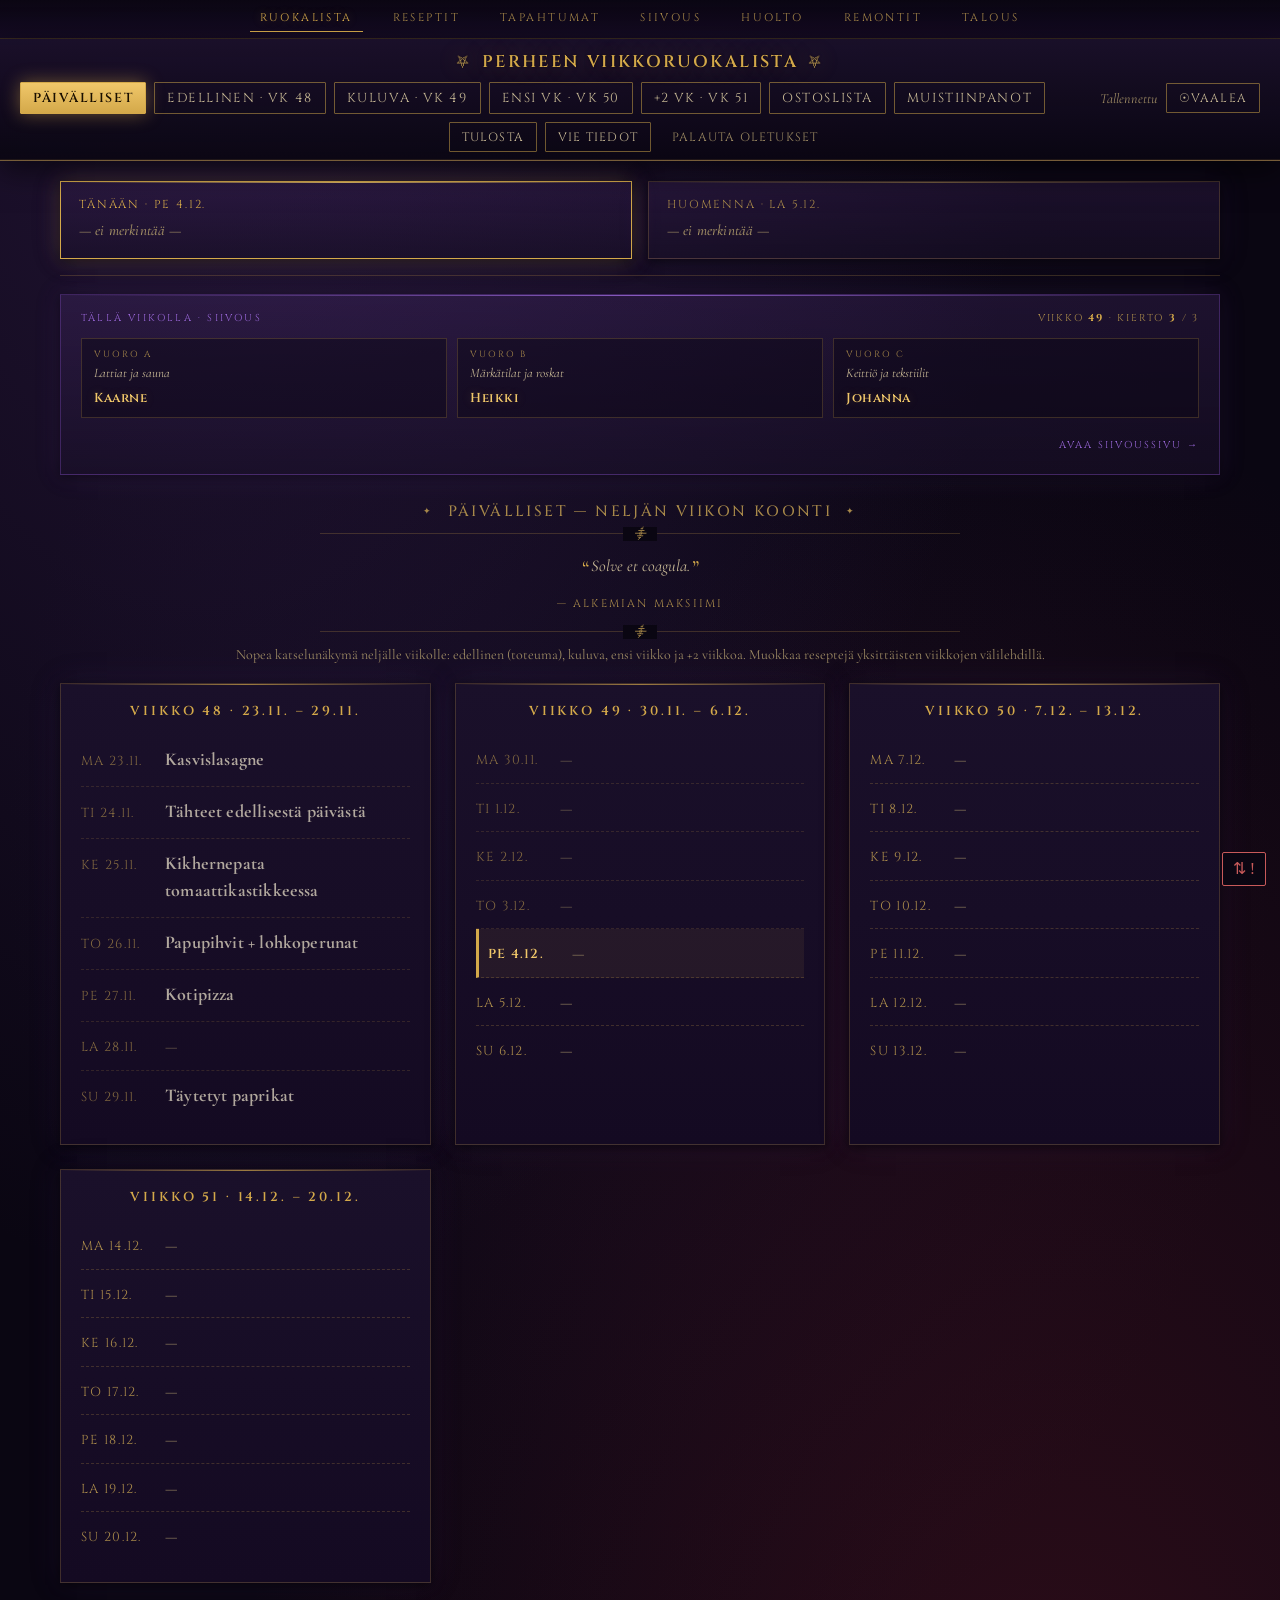
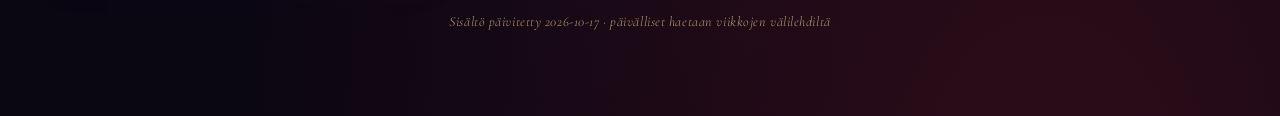
<file: index.html>
<!DOCTYPE html>
<html lang="fi">
<head>
<meta charset="UTF-8">
<meta name="viewport" content="width=device-width, initial-scale=1.0">
<meta name="julkaistu" content="2026-10-17">
<meta name="robots" content="noindex, nofollow">
<meta http-equiv="Cache-Control" content="no-cache, no-store, must-revalidate">
<meta http-equiv="Pragma" content="no-cache">
<meta http-equiv="Expires" content="0">
<title>Perheen viikkoruokalista</title>
<link rel="preconnect" href="https://fonts.googleapis.com">
<link rel="preconnect" href="https://fonts.gstatic.com" crossorigin>
<link href="https://fonts.googleapis.com/css2?family=Cinzel:wght@400;500;600;700&family=Cormorant+Garamond:ital,wght@0,400;0,500;0,600;1,400;1,500&display=swap" rel="stylesheet">
<script src="sync.js"></script>
<style>
  :root {
    --bg: #0a0612;
    --bg-2: #140a22;
    --surface: #1a102a;
    --surface-2: #22143a;
    --ink: #ede4cc;
    --ink-dim: #b8a885;
    --muted: #7a6a4a;
    --gold: #d4a94a;
    --gold-bright: #f0c76a;
    --gold-dim: #8a6f30;
    --blood: #8b1e2b;
    --blood-soft: rgba(139, 30, 43, 0.15);
    --purple: #4a2b6e;
    --purple-soft: rgba(74, 43, 110, 0.22);
    --border: rgba(212, 169, 74, 0.22);
    --border-strong: rgba(212, 169, 74, 0.5);
    --shadow: 0 2px 10px rgba(0,0,0,0.6), 0 0 30px rgba(74, 43, 110, 0.18);
    /* Body-taustan radiaaligradientit muuttujina jotta light-teema voi
       korvata ne sopivalla pergamentillaan ilman koko html/body -säännön
       päällekirjoitusta. */
    --bg-glow-1: rgba(74, 43, 110, 0.4);
    --bg-glow-2: rgba(139, 30, 43, 0.28);
    --bg-glow-3: rgba(26, 16, 42, 0.4);
    --nav-bg: linear-gradient(180deg, rgba(10,6,18,0.98), rgba(20,10,34,0.95));
  }
  /* ====== VAALEA TEEMA ("pergamentti") =====================
     Uskollinen nykyiselle tyylille — Cinzel/Cormorant, kultakirjaimet,
     burgundinpunainen, mutta paperilla lukijan silmää säästäen. */
  :root[data-theme="light"] {
    --bg: #efe4c4;
    --bg-2: #e3d6b2;
    --surface: #f5ebd0;
    --surface-2: #e8dcb8;
    --ink: #2a1f10;
    --ink-dim: #5a4625;
    --muted: #8a7855;
    --gold: #8d6b00;
    --gold-bright: #b8901c;
    --gold-dim: #c9b078;
    --blood: #6b1820;
    --blood-soft: rgba(107, 24, 32, 0.10);
    --purple: #4a2b6e;
    --purple-soft: rgba(74, 43, 110, 0.10);
    --border: rgba(141, 107, 0, 0.32);
    --border-strong: rgba(141, 107, 0, 0.55);
    --shadow: 0 2px 10px rgba(60, 40, 0, 0.12), 0 0 30px rgba(141, 107, 0, 0.06);
    --bg-glow-1: rgba(141, 107, 0, 0.10);
    --bg-glow-2: rgba(107, 24, 32, 0.07);
    --bg-glow-3: rgba(229, 220, 184, 0.50);
    --nav-bg: linear-gradient(180deg, rgba(253, 246, 220, 0.97), rgba(245, 235, 208, 0.95));
  }
  * { box-sizing: border-box; }
  html, body {
    margin: 0; padding: 0;
    background:
      radial-gradient(ellipse at 18% -10%, var(--bg-glow-1), transparent 55%),
      radial-gradient(ellipse at 82% 110%, var(--bg-glow-2), transparent 55%),
      radial-gradient(ellipse at 50% 50%, var(--bg-glow-3), transparent 70%),
      var(--bg);
    color: var(--ink);
    font-family: 'Cormorant Garamond', 'Garamond', 'Palatino Linotype', Palatino, Georgia, serif;
    font-size: 17px;
    line-height: 1.5;
    min-height: 100vh;
  }

  /* ========== Site-nav (sivujen välinen) ========== */
  
  
  
  
  

  header {
    background: linear-gradient(180deg, rgba(26,16,42,0.97), rgba(10,6,18,0.93));
    border-bottom: 1px solid var(--border-strong);
    padding: 24px 28px 20px;
    position: sticky; top: 42px; z-index: 10;
    box-shadow: 0 10px 28px rgba(0,0,0,0.55), inset 0 -1px 0 rgba(212,169,74,0.1);
  }
  header h1 {
    margin: 0 0 18px 0;
    font-family: 'Cinzel', 'Trajan Pro', Georgia, serif;
    font-size: 26px;
    font-weight: 600;
    letter-spacing: 0.18em;
    text-transform: uppercase;
    text-align: center;
    color: var(--gold);
    text-shadow: 0 0 22px rgba(212, 169, 74, 0.35), 0 0 2px rgba(0,0,0,0.6);
  }
  header h1 .sigil {
    color: var(--gold-dim);
    margin: 0 18px;
    font-size: 22px;
    display: inline-block;
    vertical-align: middle;
    font-weight: normal;
    animation: sigilPulse 4.5s ease-in-out infinite;
  }
  header h1 .sigil:last-child { animation-delay: 2.2s; }
  @keyframes sigilPulse{
    0%, 100% { text-shadow: 0 0 6px rgba(212, 169, 74, 0.25); color: var(--gold-dim); }
    50% { text-shadow: 0 0 22px rgba(212, 169, 74, 0.75), 0 0 4px rgba(240, 199, 106, 0.5); color: var(--gold); }
  }
  header::after {
    content: "✦ · ⸎ · ✦";
    display: block;
    text-align: center;
    color: var(--gold-dim);
    letter-spacing: 0.8em;
    font-size: 9px;
    margin-top: 12px;
    padding-top: 10px;
    border-top: 1px solid var(--border);
    opacity: 0.55;
  }
  .controls {
    display: flex; flex-wrap: wrap; gap: 8px;
    align-items: center; justify-content: center;
  }
  .controls .spacer { flex: 1; }
  .tab, .btn {
    appearance: none;
    border: 1px solid var(--border-strong);
    background: transparent;
    color: var(--ink-dim);
    padding: 9px 20px;
    border-radius: 1px;
    font-family: 'Cinzel', Georgia, serif;
    font-size: 11px;
    letter-spacing: 0.22em;
    text-transform: uppercase;
    cursor: pointer;
    transition: color 0.2s, border-color 0.2s, background 0.2s, box-shadow 0.2s;
  }
  .tab:hover, .btn:hover {
    color: var(--gold-bright);
    border-color: var(--gold);
    box-shadow: 0 0 14px rgba(212, 169, 74, 0.35);
  }
  .tab.active {
    background: linear-gradient(180deg, var(--gold-bright), var(--gold));
    color: #1a0f00;
    border-color: var(--gold);
    font-weight: 600;
    box-shadow: 0 0 18px rgba(212, 169, 74, 0.45);
  }
  .btn.ghost { border-color: transparent; color: var(--muted); }
  .btn.ghost:hover {
    color: #c78a90;
    border-color: var(--blood);
    box-shadow: 0 0 10px rgba(139, 30, 43, 0.4);
  }

  main { padding: 32px 28px 80px; max-width: 1200px; margin: 0 auto; }

  /* ========== Tänään / Huomenna -lohko ========== */
  .today-block {
    display: grid;
    grid-template-columns: 1fr 1fr;
    gap: 16px;
    margin: 0 0 26px;
    padding-bottom: 22px;
    border-bottom: 1px solid var(--border);
  }
  .today-entry {
    position: relative;
    background: linear-gradient(180deg, rgba(74,43,110,0.28), rgba(26,16,42,0.55));
    border: 1px solid var(--border);
    padding: 14px 18px 16px 18px;
    box-shadow: var(--shadow);
  }
  .today-entry::before {
    content: "";
    position: absolute; top: 0; left: 0; right: 0;
    height: 1px;
    background: linear-gradient(90deg, transparent, var(--gold-dim), transparent);
    opacity: 0.6;
  }
  .today-entry.now {
    border-color: var(--gold);
    box-shadow: 0 0 22px rgba(212,169,74,0.22), var(--shadow);
  }
  .today-entry.now::before {
    background: linear-gradient(90deg, transparent, var(--gold-bright), transparent);
    opacity: 0.9;
  }
  .today-entry .label {
    display: block;
    font-family: 'Cinzel', Georgia, serif;
    font-size: 10px;
    letter-spacing: 0.22em;
    text-transform: uppercase;
    color: var(--gold-dim);
    margin-bottom: 6px;
  }
  .today-entry.now .label { color: var(--gold); }
  .today-entry .dish {
    display: block;
    font-size: 19px;
    color: var(--ink);
    font-weight: 500;
    letter-spacing: 0.01em;
  }
  .today-entry .detail {
    display: block;
    font-size: 13.5px;
    color: var(--ink-dim);
    font-style: italic;
    line-height: 1.4;
    margin-top: 3px;
  }
  .today-entry .recipe-btn-top {
    position: absolute;
    top: 10px; right: 10px;
    background: rgba(10, 6, 18, 0.55);
    border: 1px solid var(--border);
    color: var(--gold-dim);
    padding: 1px 8px 2px;
    font-family: 'Cinzel', Georgia, serif;
    font-size: 9px;
    letter-spacing: 0.18em;
    text-transform: uppercase;
    cursor: pointer;
    transition: color 0.2s, border-color 0.2s, box-shadow 0.2s, background 0.2s;
  }
  .today-entry .recipe-btn-top:hover {
    color: var(--gold-bright);
    border-color: var(--gold);
    background: rgba(26, 16, 42, 0.95);
    box-shadow: 0 0 10px rgba(212, 169, 74, 0.4);
  }
  .today-entry.skipped .dish strong { text-decoration: line-through; color: var(--muted); font-style: italic; }
  .today-entry.empty .dish { color: var(--muted); font-style: italic; font-size: 15px; }
  section { display: none; }
  section.active { display: block; }
  section h2 {
    margin: 0 0 10px 0;
    font-family: 'Cinzel', Georgia, serif;
    font-size: 13px;
    letter-spacing: 0.22em;
    text-transform: uppercase;
    color: var(--gold-dim);
    font-weight: 500;
    text-align: center;
  }
  section h2::before, section h2::after {
    content: "✦";
    color: var(--gold-dim);
    margin: 0 14px;
    font-size: 9px;
    vertical-align: middle;
  }
  .status {
    font-family: 'Cormorant Garamond', serif;
    font-style: italic;
    font-size: 13px; color: var(--muted);
    margin-left: auto;
    min-width: 160px; text-align: right;
  }

  table.schedule {
    width: 100%;
    border-collapse: separate;
    border-spacing: 0;
    background: linear-gradient(180deg, var(--surface), var(--bg-2));
    border: 1px solid var(--border-strong);
    border-radius: 0;
    overflow: hidden;
    box-shadow: var(--shadow), inset 0 0 0 1px rgba(212, 169, 74, 0.06);
    margin-top: 0;
  }
  table.schedule th, table.schedule td {
    padding: 14px 16px;
    vertical-align: top;
    border-bottom: 1px solid var(--border);
    border-right: 1px solid var(--border);
    font-size: 14px;
  }
  table.schedule thead th {
    background: linear-gradient(180deg, rgba(74,43,110,0.45), rgba(34,20,58,0.35));
    text-align: center;
    font-family: 'Cinzel', Georgia, serif;
    font-weight: 600;
    color: var(--gold);
    font-size: 11px;
    letter-spacing: 0.2em;
    text-transform: uppercase;
    padding: 18px 12px;
  }
  table.schedule thead th .glyph {
    display: block;
    font-size: 20px;
    margin-bottom: 6px;
    color: var(--gold-bright);
    font-weight: normal;
    text-shadow: 0 0 10px rgba(212, 169, 74, 0.4);
  }
  table.schedule thead th .date {
    display: block;
    margin-top: 4px;
    font-family: 'Cormorant Garamond', Georgia, serif;
    font-size: 12px;
    letter-spacing: 0.05em;
    color: var(--gold-dim);
    font-weight: 400;
    font-style: italic;
    text-transform: none;
  }
  table.schedule tbody th {
    width: 150px;
    background: rgba(0,0,0,0.3);
    text-align: center;
    font-family: 'Cinzel', Georgia, serif;
    font-weight: 500;
    color: var(--gold-dim);
    font-size: 10px;
    letter-spacing: 0.22em;
    text-transform: uppercase;
  }
  table.schedule tbody th .glyph {
    display: block;
    font-size: 22px;
    margin-bottom: 6px;
    color: var(--gold);
    text-shadow: 0 0 12px rgba(212, 169, 74, 0.35);
  }
  table.schedule tr:last-child th,
  table.schedule tr:last-child td { border-bottom: none; }
  table.schedule th:last-child,
  table.schedule td:last-child { border-right: none; }

  tr.lunch td { background: rgba(212, 169, 74, 0.03); }
  tr.dinner td { background: var(--blood-soft); }
  tr.snack td { background: rgba(212, 169, 74, 0.06); }
  tr.evening td { background: var(--purple-soft); }

  /* ========== Today / past / skip -merkinnät ========== */
  table.schedule thead th.is-today {
    background: linear-gradient(180deg, rgba(212,169,74,0.32), rgba(212,169,74,0.10));
    box-shadow: inset 0 -2px 0 var(--gold);
  }
  table.schedule thead th.is-today .date {
    color: var(--gold-bright);
    font-weight: 600;
    font-style: normal;
  }
  table.schedule thead th.is-today .glyph { text-shadow: 0 0 16px rgba(212,169,74,0.7); }
  table.schedule tbody td.is-today {
    background: rgba(212, 169, 74, 0.10);
    box-shadow: inset 0 0 0 1px rgba(212, 169, 74, 0.42);
  }
  table.schedule tbody tr.dinner td.is-today { background: rgba(212, 169, 74, 0.17); }
  table.schedule thead th.is-past { opacity: 0.42; }
  table.schedule tbody td.is-past { opacity: 0.48; }
  table.schedule tbody td.is-past .cell strong { color: var(--gold-dim); }
  table.schedule tbody td.skipped .cell strong { text-decoration: line-through; color: var(--muted); font-style: italic; }
  table.schedule tbody td.skipped::before {
    content: attr(data-skip-label);
    position: absolute; top: 6px; left: 8px;
    font-family: 'Cinzel', Georgia, serif;
    font-size: 8px; letter-spacing: 0.18em; text-transform: uppercase;
    color: #d37280;
    background: rgba(10, 6, 18, 0.85);
    padding: 1px 7px 2px;
    border: 1px solid var(--blood);
    z-index: 2;
  }
  table.schedule tbody tr.dinner td,
  table.schedule tbody tr.snack td,
  table.schedule tbody tr.evening td { position: relative; }

  .cell {
    outline: none;
    min-height: 72px;
    border-radius: 1px;
    padding: 8px 10px;
    margin: -8px -10px;
    cursor: text;
    white-space: pre-wrap;
    color: var(--ink);
    font-family: 'Cormorant Garamond', Georgia, serif;
    font-size: 15px;
    transition: box-shadow 0.2s, background 0.2s;
  }
  .cell:hover { background: rgba(212, 169, 74, 0.04); }
  .cell:focus {
    background: rgba(0,0,0,0.35);
    box-shadow: 0 0 0 1px var(--gold), 0 0 14px rgba(212, 169, 74, 0.25);
  }
  .cell strong {
    display: block;
    font-family: 'Cinzel', Georgia, serif;
    font-size: 12px;
    letter-spacing: 0.1em;
    color: var(--gold-bright);
    font-weight: 600;
    margin-bottom: 5px;
    text-transform: uppercase;
    /* Reservoi tila oikeasta yläkulmasta absoluuttiselle .recipe-btn -napille,
       jotta otsikko ei jää sen alle myös pitkillä reseptien nimillä */
    padding-right: 78px;
  }
  .cell span.detail {
    font-size: 14px;
    color: var(--ink-dim);
    font-style: italic;
    line-height: 1.45;
  }

  /* Päivälliset-näkymä (koonti) */
  .dinner-weeks {
    display: grid;
    grid-template-columns: repeat(auto-fit, minmax(300px, 1fr));
    gap: 24px;
    margin-top: 18px;
  }
  .dinner-week {
    background: linear-gradient(180deg, var(--surface), var(--bg-2));
    border: 1px solid var(--border);
    padding: 18px 20px 22px;
    box-shadow: var(--shadow);
    position: relative;
  }
  .dinner-week::before {
    content: "";
    position: absolute;
    top: 0; left: 0; right: 0;
    height: 1px;
    background: linear-gradient(90deg, transparent, var(--gold), transparent);
    opacity: 0.7;
  }
  .dinner-week h3 {
    margin: 0 0 14px 0;
    font-family: 'Cinzel', Georgia, serif;
    font-size: 13px;
    color: var(--gold);
    text-transform: uppercase;
    letter-spacing: 0.22em;
    font-weight: 600;
    text-align: center;
  }
  .dinner-list { list-style: none; padding: 0; margin: 0; }
  .dinner-list li {
    display: grid;
    grid-template-columns: 74px 1fr;
    gap: 10px;
    padding: 11px 0;
    border-bottom: 1px dashed var(--border);
    align-items: baseline;
  }
  .dinner-list li:last-child { border-bottom: none; }
  .dinner-list .day {
    font-family: 'Cinzel', Georgia, serif;
    font-size: 12px;
    letter-spacing: 0.1em;
    color: var(--gold-dim);
    text-transform: uppercase;
    padding-top: 2px;
  }
  .dinner-list .dish strong {
    display: block;
    font-size: 17px;
    color: var(--ink);
    letter-spacing: 0.01em;
    margin-bottom: 2px;
  }
  .dinner-list .dish .detail {
    font-size: 13px;
    color: var(--ink-dim);
    font-style: italic;
    line-height: 1.4;
  }
  .dinner-list li.today { background: rgba(212, 169, 74, 0.08); border-left: 3px solid var(--gold); padding-left: 9px; }
  .dinner-list li.today .day { color: var(--gold-bright); font-weight: 600; }
  .dinner-list li.past { opacity: 0.5; }
  .dinner-list li.skipped .dish strong { text-decoration: line-through; color: var(--muted); }
  p.meta {
    text-align: center;
    color: var(--muted);
    font-size: 13px;
    font-style: italic;
    margin-top: 28px;
    letter-spacing: 0.04em;
  }

  /* Shopping list */
  .shopping-grid {
    display: grid;
    grid-template-columns: repeat(auto-fit, minmax(280px, 1fr));
    gap: 18px;
    margin-top: 20px;
  }
  .shop-card {
    background: linear-gradient(180deg, var(--surface), var(--bg-2));
    border: 1px solid var(--border);
    border-radius: 0;
    padding: 20px 22px;
    box-shadow: var(--shadow);
    position: relative;
  }
  .shop-card::before {
    content: "";
    position: absolute;
    top: 0; left: 0; right: 0;
    height: 1px;
    background: linear-gradient(90deg, transparent, var(--gold), transparent);
    opacity: 0.7;
  }
  .shop-card h3 {
    margin: 0 0 12px 0;
    font-family: 'Cinzel', Georgia, serif;
    font-size: 12px;
    color: var(--gold);
    text-transform: uppercase;
    letter-spacing: 0.2em;
    font-weight: 600;
    text-align: center;
  }
  .shop-list { list-style: none; padding: 0; margin: 0; }
  .shop-list li {
    padding: 8px 0;
    border-bottom: 1px dashed var(--border);
    display: flex; align-items: center; gap: 10px;
    font-size: 15px;
    color: var(--ink);
  }
  .shop-list li:last-child { border-bottom: none; }
  .shop-list input[type="checkbox"] {
    width: 15px; height: 15px; flex-shrink: 0;
    accent-color: var(--gold);
    cursor: pointer;
  }
  .shop-list .item {
    flex: 1;
    outline: none;
    padding: 2px 4px;
    border-radius: 1px;
  }
  .shop-list .item:focus { background: rgba(212, 169, 74, 0.08); }
  .shop-list li.checked .item {
    text-decoration: line-through;
    color: var(--muted);
    font-style: italic;
  }
  .shop-list li.shop-auto {
    border-left: 2px solid rgba(212, 169, 74, 0.42);
    padding-left: 8px;
    flex-wrap: wrap;
  }
  .shop-list li.shop-auto .item::before {
    content: "✦ ";
    color: var(--gold);
    font-weight: 600;
    letter-spacing: 0;
  }
  .shop-list li.shop-auto .source {
    flex-basis: 100%;
    margin: -2px 0 2px 33px;
    color: var(--gold-dim);
    font-family: 'Cormorant Garamond', Georgia, serif;
    font-size: 12px;
    font-style: italic;
    letter-spacing: 0.02em;
    line-height: 1.35;
    opacity: 0.85;
  }
  .shop-list li.shop-auto.checked .source {
    text-decoration: line-through;
    opacity: 0.55;
  }
  .shop-list .price-input {
    width: 50px;
    padding: 2px 4px;
    font-family: inherit;
    font-size: 12px;
    color: var(--ink-dim);
    background: rgba(10, 6, 18, 0.45);
    border: 1px solid var(--border);
    text-align: right;
    border-radius: 1px;
    flex-shrink: 0;
  }
  .shop-list .price-input::-webkit-outer-spin-button,
  .shop-list .price-input::-webkit-inner-spin-button {
    -webkit-appearance: none; margin: 0;
  }
  .shop-list .price-input { -moz-appearance: textfield; }
  .shop-list .price-input:focus {
    outline: none;
    border-color: var(--gold);
    color: var(--gold-bright);
    background: rgba(26, 16, 42, 0.7);
  }
  .shop-list li.checked .price-input {
    color: var(--muted);
    text-decoration: line-through;
  }
  .shop-list .price-unit {
    font-size: 11px;
    color: var(--muted);
    margin-left: -4px;
    flex-shrink: 0;
  }

  /* Kategorian hinta-arvio otsikossa */
  .shop-card h3 .cat-subtotal {
    display: inline-block;
    margin-left: 10px;
    font-size: 10px;
    color: var(--gold-dim);
    letter-spacing: 0.08em;
    text-transform: none;
    vertical-align: middle;
  }
  /* Kategorian opetus -valitsin */
  .shop-list .cat-select {
    width: 26px;
    max-width: 26px;
    padding: 2px 0;
    font-size: 13px;
    color: transparent;            /* collapsed: vain nuoli näkyy */
    background: rgba(10, 6, 18, 0.45);
    border: 1px solid var(--border);
    border-radius: 1px;
    flex-shrink: 0;
    cursor: pointer;
    appearance: auto;              /* natiivi pudotusnuoli kertoo toiminnon */
    text-align: center;
    text-align-last: center;
  }
  .shop-list .cat-select:hover, .shop-list .cat-select:focus {
    width: auto;
    max-width: 200px;
    color: var(--ink);
    border-color: var(--gold);
    outline: none;
  }
  .shop-list .cat-select option {
    background: #1a102a;
    color: #e8e0d0;
  }
  /* Inventaariomerkki: tuotetta on jo kaapissa/pakastimessa */
  .inv-badge {
    margin-left: 6px;
    font-size: 12px;
    cursor: help;
    opacity: 0.85;
  }
  /* Vakio-ostokset-kortti */
  .staples-card {
    border-style: dashed;
    opacity: 0.96;
  }
  .staples-hint {
    font-size: 11px;
    color: var(--muted);
    font-style: italic;
    margin: -4px 0 10px;
  }
  body.cashier-mode .staples-card { display: none; }

  /* ========== Budjetti-yhteenveto ========== */
  .budget-summary {
    background: linear-gradient(180deg, rgba(74,43,110,0.22), rgba(26,16,42,0.5));
    border: 1px solid var(--border-strong);
    padding: 14px 18px;
    margin-bottom: 18px;
    box-shadow: var(--shadow);
  }
  .budget-summary .totals {
    display: flex;
    flex-wrap: wrap;
    gap: 16px;
    align-items: baseline;
    font-family: 'Cinzel', Georgia, serif;
    font-size: 12px;
    letter-spacing: 0.18em;
    text-transform: uppercase;
    color: var(--gold-dim);
  }
  .budget-summary .total-amount {
    font-size: 18px;
    color: var(--gold-bright);
    letter-spacing: 0.05em;
    font-weight: 600;
    text-shadow: 0 0 12px rgba(212, 169, 74, 0.35);
  }
  .budget-summary .total-amount.over {
    color: #d37280;
    text-shadow: 0 0 12px rgba(139, 30, 43, 0.5);
  }
  .budget-summary .breakdown {
    font-size: 11px;
    color: var(--ink-dim);
    font-style: italic;
    letter-spacing: 0;
    text-transform: none;
    font-family: 'Cormorant Garamond', Georgia, serif;
  }
  .budget-summary .budget-input {
    width: 60px;
    padding: 2px 6px;
    font-family: inherit;
    font-size: 13px;
    color: var(--gold);
    background: rgba(10, 6, 18, 0.5);
    border: 1px solid var(--border);
    text-align: right;
    border-radius: 1px;
  }
  .budget-summary .budget-input:focus {
    outline: none;
    border-color: var(--gold);
    color: var(--gold-bright);
  }
  .budget-bar {
    margin-top: 12px;
    height: 8px;
    background: rgba(10, 6, 18, 0.6);
    border: 1px solid var(--border);
    overflow: hidden;
    position: relative;
  }
  .budget-bar .fill {
    height: 100%;
    background: linear-gradient(90deg, var(--gold-dim), var(--gold), var(--gold-bright));
    transition: width 0.3s ease;
  }
  .budget-bar .fill.over {
    background: linear-gradient(90deg, var(--gold), var(--blood));
  }
  .week-budget-grid {
    display: grid;
    grid-template-columns: repeat(auto-fit, minmax(200px, 1fr));
    gap: 14px;
    margin-top: 10px;
  }
  .week-budget-grid .week-budget {
    padding: 8px 12px;
    background: rgba(10, 6, 18, 0.35);
    border: 1px solid var(--border);
    font-family: 'Cinzel', Georgia, serif;
    font-size: 11px;
    letter-spacing: 0.16em;
    text-transform: uppercase;
    color: var(--gold-dim);
    display: flex;
    justify-content: space-between;
    align-items: baseline;
  }
  .week-budget .amount {
    font-family: 'Cormorant Garamond', Georgia, serif;
    font-size: 14px;
    color: var(--gold);
    letter-spacing: 0.02em;
    text-transform: none;
    font-weight: 500;
  }
  .week-budget .amount.over { color: #d37280; }

  /* ========== Kassakäyntimoodi ========== */
  /* Pelkistetty näkymä kassajonossa: vain rastittamattomat, isot rastinapit, ei muokkausnappeja. */
  body.cashier-mode header,
  body.cashier-mode .controls,
  body.cashier-mode #shopWeekTabs,
  body.cashier-mode .shop-actions,
  body.cashier-mode .today-block,
  body.cashier-mode #shopping > .epigraph,
  body.cashier-mode #shopping > .hint,
  body.cashier-mode #shopping > h2,
  body.cashier-mode .shop-card .add-row,
  body.cashier-mode .shop-list .price-input,
  body.cashier-mode .shop-list .price-unit,
  body.cashier-mode .shop-list .skaupat-link,
  body.cashier-mode .shop-list li button.btn.ghost,
  body.cashier-mode #budgetSummary {
    display: none !important;
  }
  /* Piilota rastitut rivit kassakäynnissä */
  body.cashier-mode .shop-list li.checked {
    display: none;
  }
  /* Piilota kaikki muut sectionit (Päivälliset, Viikko 1/2/3, Muistiinpanot) */
  body.cashier-mode main > section:not(#shopping) {
    display: none !important;
  }
  /* Piilota site-nav (taulupalkki sivujen välillä) */
  body.cashier-mode nav.site-nav {
    display: none !important;
  }
  /* Pidä #shopping aina näkyvissä cashier-modessa */
  body.cashier-mode #shopping {
    display: block !important;
  }
  body.cashier-mode {
    background: var(--bg);
    padding-top: 0;
  }
  body.cashier-mode main {
    padding: 12px 14px 80px;
    max-width: 100%;
  }
  body.cashier-mode .cashier-header {
    display: flex !important;
    justify-content: space-between;
    align-items: center;
    background: linear-gradient(180deg, rgba(74,43,110,0.5), rgba(26,16,42,0.85));
    border-bottom: 2px solid var(--gold);
    padding: 14px 18px;
    margin: -12px -14px 16px;
    position: sticky;
    top: 0;
    z-index: 10;
    box-shadow: 0 4px 16px rgba(0,0,0,0.5);
  }
  .cashier-header { display: none; }
  .cashier-header .title {
    font-family: 'Cinzel', Georgia, serif;
    font-size: 14px;
    letter-spacing: 0.18em;
    text-transform: uppercase;
    color: var(--gold);
  }
  .cashier-header .remaining {
    font-family: 'Cormorant Garamond', Georgia, serif;
    font-size: 22px;
    color: var(--gold-bright);
    font-weight: 600;
    margin-left: 8px;
  }
  .cashier-header .exit-btn {
    background: rgba(139,30,43,0.25);
    border: 1px solid var(--blood);
    color: var(--ink);
    padding: 8px 14px;
    font-family: 'Cinzel', Georgia, serif;
    font-size: 11px;
    letter-spacing: 0.18em;
    text-transform: uppercase;
    cursor: pointer;
    border-radius: 1px;
  }
  body.cashier-mode .shopping-grid {
    grid-template-columns: 1fr !important;
    gap: 16px;
  }
  body.cashier-mode .shop-card {
    padding: 14px 12px;
  }
  body.cashier-mode .shop-card h3 {
    font-size: 13px;
  }
  body.cashier-mode .shop-list li {
    padding: 14px 8px;
    border-bottom: 1px solid var(--border);
    gap: 14px;
    font-size: 19px;
  }
  body.cashier-mode .shop-list .item {
    font-size: 19px;
    line-height: 1.3;
  }
  body.cashier-mode .shop-list input[type="checkbox"] {
    width: 28px;
    height: 28px;
    cursor: pointer;
    accent-color: var(--gold);
    flex-shrink: 0;
  }
  body.cashier-mode .shop-list li.shop-auto .item::before {
    content: ""; /* piilota ✦ kassakäynnissä */
  }
  body.cashier-mode .shop-list li.shop-auto .source {
    display: none;
  }
  /* Tyhjä kortti-osio: piilota kun mitään ei näytettävää */
  body.cashier-mode .shop-card:has(.shop-list li:not([style*="display: none"]):not([style*="display:none"])) {
    /* selaimet jotka ei tue :has() jättävät kortin näkyviin, ei haittaa */
  }

  .shop-list .skaupat-link {
    display: inline-flex;
    align-items: center;
    justify-content: center;
    min-width: 22px;
    padding: 2px 7px;
    font-family: 'Cinzel', Georgia, serif;
    font-size: 10px;
    letter-spacing: 0.1em;
    text-decoration: none;
    color: var(--gold-dim);
    background: rgba(10, 6, 18, 0.35);
    border: 1px solid var(--border);
    border-radius: 1px;
    cursor: pointer;
    flex-shrink: 0;
    transition: color 0.2s, border-color 0.2s, box-shadow 0.2s, background 0.2s;
  }
  .shop-list .skaupat-link:hover,
  .shop-list .skaupat-link:focus-visible {
    color: var(--gold-bright);
    border-color: var(--gold);
    background: rgba(212, 169, 74, 0.12);
    box-shadow: 0 0 6px rgba(212, 169, 74, 0.32);
    outline: none;
  }
  .shop-actions {
    display: flex; gap: 12px; align-items: center;
    justify-content: center;
    flex-wrap: wrap;
    margin: 0 0 12px 0;
  }
  .shop-actions-hint {
    color: var(--muted);
    font-size: 12px;
    font-style: italic;
    max-width: 440px;
  }
  .add-row { display: flex; gap: 6px; margin-top: 12px; }
  .add-row input {
    flex: 1; padding: 7px 10px; font-size: 14px;
    background: rgba(0,0,0,0.35);
    color: var(--ink);
    border: 1px solid var(--border-strong);
    border-radius: 1px;
    font-family: 'Cormorant Garamond', Georgia, serif;
  }
  .add-row input::placeholder { color: var(--muted); font-style: italic; }
  .add-row input:focus {
    outline: none; border-color: var(--gold);
    box-shadow: 0 0 10px rgba(212, 169, 74, 0.25);
  }
  .add-row button {
    padding: 7px 14px;
    font-family: 'Cinzel', Georgia, serif;
    font-size: 10px; letter-spacing: 0.18em;
    text-transform: uppercase;
    border: 1px solid var(--gold);
    background: transparent; color: var(--gold);
    border-radius: 1px; cursor: pointer;
    transition: all 0.2s;
  }
  .add-row button:hover { background: var(--gold); color: var(--bg); }

  .hint {
    font-size: 13px; color: var(--muted);
    font-style: italic;
    margin: 8px 0 18px 0;
    text-align: center;
  }

  .subtabs {
    display: flex; gap: 4px; margin: 16px auto 18px;
    background: rgba(0,0,0,0.4);
    padding: 4px;
    border: 1px solid var(--border);
    border-radius: 1px;
    width: fit-content;
  }
  .subtab {
    appearance: none; border: none; background: transparent;
    padding: 7px 16px;
    font-family: 'Cinzel', Georgia, serif;
    font-size: 10px;
    letter-spacing: 0.22em;
    text-transform: uppercase;
    border-radius: 1px;
    cursor: pointer;
    color: var(--muted);
    transition: all 0.2s;
  }
  .subtab:hover { color: var(--gold-bright); }
  .subtab.active {
    background: linear-gradient(180deg, var(--gold-bright), var(--gold));
    color: #1a0f00;
    font-weight: 600;
  }
  .week-header {
    font-family: 'Cinzel', Georgia, serif;
    font-size: 10px; color: var(--gold-dim);
    text-transform: uppercase; letter-spacing: 0.22em;
    font-weight: 500; margin: 0 0 8px 0;
    text-align: center;
  }

  .epigraph {
    text-align: center;
    font-family: 'Cormorant Garamond', Georgia, serif;
    font-style: italic;
    font-size: 16.5px;
    color: var(--ink-dim);
    max-width: 640px;
    margin: 10px auto 26px;
    line-height: 1.65;
    padding: 16px 28px 18px;
    position: relative;
    border-top: 1px solid var(--border);
    border-bottom: 1px solid var(--border);
  }
  .epigraph::before, .epigraph::after {
    content: "⸎";
    position: absolute;
    color: var(--gold-dim);
    font-size: 14px;
    background: var(--bg);
    padding: 0 10px;
    line-height: 1;
  }
  .epigraph::before {
    top: -7px; left: 50%; transform: translateX(-50%);
  }
  .epigraph::after {
    bottom: -8px; left: 50%; transform: translateX(-50%);
  }
  .epigraph .text::before {
    content: "“";
    color: var(--gold);
    font-size: 22px;
    font-style: normal;
    margin-right: 2px;
    vertical-align: -4px;
  }
  .epigraph .text::after {
    content: "”";
    color: var(--gold);
    font-size: 22px;
    font-style: normal;
    margin-left: 2px;
    vertical-align: -4px;
  }
  .epigraph .attribution {
    display: block;
    margin-top: 8px;
    font-size: 10px;
    color: var(--gold-dim);
    font-style: normal;
    letter-spacing: 0.2em;
    font-family: 'Cinzel', Georgia, serif;
    text-transform: uppercase;
  }
  .epigraph .attribution::before { content: "— "; }

  .notes-wrap {
    background:
      repeating-linear-gradient(
        transparent, transparent 31px,
        rgba(138, 111, 48, 0.18) 31px, rgba(138, 111, 48, 0.18) 32px
      ),
      linear-gradient(180deg, #f3e7c4, #e8d7a6);
    border: 1px solid #8a6f30;
    border-radius: 0;
    padding: 30px 34px 24px;
    box-shadow:
      var(--shadow),
      inset 0 0 60px rgba(139, 111, 48, 0.22),
      inset 0 0 0 4px rgba(212, 169, 74, 0.2);
    max-width: 820px;
    margin: 20px auto 0;
    position: relative;
  }
  .notes-wrap::before {
    content: "☥";
    position: absolute; top: 6px; left: 50%;
    transform: translateX(-50%);
    color: #6d4a1a; font-size: 18px;
  }
  .notes-wrap textarea {
    width: 100%;
    min-height: 380px;
    border: none;
    background: transparent;
    padding: 12px 0 0;
    font-family: 'Cormorant Garamond', Georgia, serif;
    font-size: 17px;
    line-height: 2;
    color: #2d1a08;
    resize: vertical;
    outline: none;
  }
  .notes-wrap textarea::placeholder {
    color: #7a5820;
    font-style: italic;
  }

  @media (max-width: 1024px){
    header { padding: 14px 16px 12px; }
    header h1 {
      font-size: 17px;
      letter-spacing: 0.1em;
      margin-bottom: 12px;
    }
    header h1 .sigil { margin: 0 8px; font-size: 13px; }
    header::after { letter-spacing: 0.4em; font-size: 8px; margin-top: 8px; padding-top: 7px; }
    .controls { gap: 6px; }
    .tab, .btn {
      padding: 7px 11px;
      font-size: 10px;
      letter-spacing: 0.14em;
    }
    .status { display: none; }
    main { padding: 20px 14px 60px; }
    section h2 { font-size: 12px; }
    section h2::before, section h2::after { margin: 0 8px; }

    /* Stack schedule into meal-type cards with day labels */
    table.schedule {
      display: block;
      background: transparent;
      border: none;
      box-shadow: none;
      margin-top: 10px;
    }
    table.schedule thead { display: none; }
    table.schedule tbody { display: block; }
    table.schedule tr {
      display: block;
      margin-bottom: 16px;
      background: linear-gradient(180deg, var(--surface), var(--bg-2));
      border: 1px solid var(--border-strong);
      box-shadow: var(--shadow);
      position: relative;
    }
    table.schedule tr::before {
      content: "";
      position: absolute; top: 0; left: 0; right: 0;
      height: 1px;
      background: linear-gradient(90deg, transparent, var(--gold), transparent);
      opacity: 0.6;
    }
    table.schedule th, table.schedule td {
      display: block;
      border: none;
      border-bottom: 1px solid var(--border);
      width: auto;
      padding: 12px 16px;
    }
    table.schedule tbody th {
      width: auto;
      background: transparent;
      text-align: center;
      padding: 14px 12px 10px;
      font-size: 11px;
    }
    table.schedule tbody th .glyph {
      display: inline-block;
      font-size: 18px;
      margin: 0 8px 0 0;
      vertical-align: middle;
    }
    table.schedule tbody td {
      position: relative;
      padding: 12px 16px 14px 120px;
      min-height: 64px;
    }
    table.schedule tbody td::before {
      position: absolute;
      left: 14px; top: 14px;
      width: 100px;
      font-family: 'Cinzel', Georgia, serif;
      font-size: 10px;
      letter-spacing: 0.16em;
      text-transform: uppercase;
      color: var(--gold-dim);
    }
    table.schedule tbody tr td::before { content: attr(data-day-label); }
    table.schedule tbody tr td:last-child { border-bottom: none; }
    .cell { min-height: auto; margin: 0; padding: 2px 0; }
    .cell strong { font-size: 12px; }
    .cell span.detail { font-size: 14px; }

    .shopping-grid { gap: 14px; grid-template-columns: 1fr; }
    .shop-card { padding: 18px 16px; }
    .notes-wrap { padding: 24px 20px 20px; }
    .notes-wrap textarea { font-size: 16px; line-height: 1.9; }
    .subtabs { width: 100%; justify-content: center; }
    .subtab { padding: 7px 12px; font-size: 9px; }

    /* Tänään/Huomenna-lohko yhteen sarakkeeseen */
    .today-block { grid-template-columns: 1fr; gap: 10px; margin-bottom: 18px; padding-bottom: 16px; }
    .today-entry { padding: 12px 90px 14px 14px; }  /* oikeaan reunaan tilaa resepti-napille */
    .today-entry .dish { font-size: 17px; }
    .today-entry .detail { font-size: 12.5px; }
    .today-entry .recipe-btn-top { top: 8px; right: 8px; font-size: 8.5px; padding: 2px 7px; }
  }

  /* Mobiili-spesifiset säännöt: piilota pöytä ja näytä päiväkortit. Tämä lohko
     SAA olla erillään 1024-lohkosta, jotta tablet-koossa (721–1024) taulukko
     näkyy stack-näkymänä eikä piilotu. */
  @media (max-width: 720px){
    /* Piilota pöytä, näytä päiväkortit */
    table.schedule { display: none; }
    .day-cards { display: block; }
    .day-card {
      background: linear-gradient(180deg, var(--surface), var(--bg-2));
      border: 1px solid var(--border-strong);
      margin-bottom: 14px;
      padding: 12px 14px 10px;
      box-shadow: var(--shadow);
      position: relative;
    }
    .day-card::before {
      content: "";
      position: absolute; top: 0; left: 0; right: 0;
      height: 1px;
      background: linear-gradient(90deg, transparent, var(--gold), transparent);
      opacity: 0.55;
    }
    .day-card.is-today { border-color: var(--gold); box-shadow: 0 0 18px rgba(212,169,74,0.22), var(--shadow); }
    .day-card.is-today::before { opacity: 0.9; background: linear-gradient(90deg, transparent, var(--gold-bright), transparent); }
    .day-card.is-past { opacity: 0.55; }
    .day-card .hdr {
      display: flex; align-items: center; gap: 10px;
      padding-bottom: 8px;
      margin-bottom: 6px;
      border-bottom: 1px solid var(--border);
      font-family: 'Cinzel', Georgia, serif;
      font-size: 12px; letter-spacing: 0.2em;
      text-transform: uppercase;
      color: var(--gold-dim);
    }
    .day-card.is-today .hdr { color: var(--gold-bright); }
    .day-card .hdr .glyph { font-size: 17px; color: var(--gold); }
    .day-card .hdr .date {
      font-family: 'Cormorant Garamond', Georgia, serif;
      font-size: 12px;
      font-style: italic;
      color: var(--ink-dim);
      text-transform: none;
      letter-spacing: 0.05em;
      margin-left: auto;
      font-weight: 400;
    }
    .day-card .daycare-box {
      margin: 2px 0 6px;
      padding: 6px 8px 7px;
      border-left: 2px solid var(--gold-dim);
      background: rgba(212,169,74,0.06);
      border-radius: 3px;
      font-size: 12px;
      line-height: 1.35;
    }
    .day-card .daycare-box .dc-title {
      font-family: 'Cinzel', Georgia, serif;
      font-size: 9px; letter-spacing: 0.18em;
      color: var(--gold-dim); text-transform: uppercase;
      margin-bottom: 3px;
    }
    .day-card .daycare-box .dc-row { display: flex; gap: 6px; align-items: baseline; }
    .day-card .daycare-box .dc-label {
      flex: 0 0 auto; font-size: 10px; color: var(--gold-dim);
      text-transform: uppercase; letter-spacing: 0.08em;
      min-width: 50px;
    }
    .day-card .daycare-box .dc-text { color: var(--ink); }
    .day-card .meal {
      padding: 10px 0 9px;
      border-bottom: 1px dashed var(--border);
      position: relative;
    }
    .day-card .meal:last-child { border-bottom: none; }
    .day-card .meal .type {
      display: block;
      font-family: 'Cinzel', Georgia, serif;
      font-size: 9px; letter-spacing: 0.16em;
      color: var(--gold-dim); text-transform: uppercase;
      margin-bottom: 4px;
    }
    .day-card .meal .content {
      font-size: 14px; color: var(--ink);
      min-height: 22px;
    }
    .day-card .meal.dinner .content { padding-right: 76px; }  /* tilaa resepti/poikkeus-napille */
    .day-card .meal .content strong {
      display: block;
      color: var(--gold-bright);
      font-family: 'Cinzel', Georgia, serif;
      font-size: 12.5px;
      letter-spacing: 0.06em;
      margin-bottom: 2px;
    }
    .day-card .meal .content .detail {
      font-size: 13px;
      color: var(--ink-dim);
      font-style: italic;
      line-height: 1.4;
    }
    .day-card .meal.skipped .content strong { text-decoration: line-through; color: var(--muted); font-style: italic; }
    .day-card .meal .skip-tag {
      font-family: 'Cinzel', Georgia, serif;
      font-size: 8px;
      letter-spacing: 0.18em;
      text-transform: uppercase;
      color: #d37280;
      display: inline-block;
      padding: 2px 6px;
      border: 1px solid var(--blood);
      background: rgba(10,6,18,0.5);
      margin-top: 4px;
    }
    .day-card .meal .mobile-recipe-btn,
    .day-card .meal .mobile-skip-btn {
      appearance: none;
      background: transparent;
      border: 1px solid var(--border);
      color: var(--gold-dim);
      font-family: 'Cinzel', Georgia, serif;
      font-size: 9px; letter-spacing: 0.14em;
      text-transform: uppercase;
      padding: 3px 8px;
      cursor: pointer;
      white-space: nowrap;
    }
    .day-card .meal .mobile-skip-btn { padding: 3px 9px; font-size: 11px; letter-spacing: 0; }
    .day-card .meal .mobile-actions {
      position: absolute;
      top: 26px;  /* alle .type-labelin */
      right: 0;
      display: flex; flex-direction: column; gap: 4px;
      align-items: flex-end;
    }
  }

  /* ========== Recipe modal ========== */
  tr.dinner td { position: relative; }
  .recipe-btn {
    position: absolute;
    top: 6px; right: 6px;
    background: rgba(10, 6, 18, 0.55);
    border: 1px solid var(--border);
    color: var(--gold-dim);
    padding: 1px 8px 2px;
    font-family: 'Cinzel', Georgia, serif;
    font-size: 9px;
    letter-spacing: 0.18em;
    text-transform: uppercase;
    cursor: pointer;
    z-index: 2;
    transition: color 0.2s, border-color 0.2s, box-shadow 0.2s, background 0.2s;
  }
  .recipe-btn:hover, .recipe-btn:focus-visible {
    color: var(--gold-bright);
    border-color: var(--gold);
    background: rgba(26, 16, 42, 0.95);
    box-shadow: 0 0 10px rgba(212, 169, 74, 0.45);
    outline: none;
  }
  .recipe-btn .glyph {
    margin-right: 5px;
    font-size: 11px;
    color: var(--gold);
  }

  /* ========== Annoskoko-badge päivällisruuduissa ========== */
  .portion-badge {
    position: absolute;
    top: 6px; right: 6px;
    background: rgba(10, 6, 18, 0.55);
    border: 1px solid var(--border);
    color: var(--gold-dim);
    padding: 2px 6px 2px 7px;
    font-family: 'Cinzel', Georgia, serif;
    font-size: 10px;
    letter-spacing: 0.08em;
    line-height: 1.2;
    cursor: pointer;
    z-index: 2;
    display: inline-flex;
    align-items: center;
    gap: 4px;
    transition: color 0.2s, border-color 0.2s, box-shadow 0.2s, background 0.2s;
  }
  .portion-badge:hover, .portion-badge:focus-within {
    color: var(--gold-bright);
    border-color: var(--gold);
    box-shadow: 0 0 8px rgba(212, 169, 74, 0.35);
  }
  .portion-badge .glyph { font-size: 11px; line-height: 1; }
  .portion-badge input {
    width: 26px;
    background: transparent;
    border: none;
    outline: none;
    color: inherit;
    font-family: 'Cinzel', Georgia, serif;
    font-size: 11px;
    text-align: center;
    padding: 0;
    -moz-appearance: textfield;
  }
  .portion-badge input::-webkit-outer-spin-button,
  .portion-badge input::-webkit-inner-spin-button {
    -webkit-appearance: none;
    margin: 0;
  }
  .portion-badge.adjusted {
    color: var(--gold-bright);
    border-color: var(--gold);
    background: rgba(212, 169, 74, 0.14);
  }

  /* ========== Skip-menu (⋯) päivällisruuduissa ========== */
  .skip-btn {
    position: absolute;
    bottom: 6px; right: 6px;
    background: rgba(10, 6, 18, 0.55);
    border: 1px solid var(--border);
    color: var(--gold-dim);
    padding: 0 7px 2px;
    font-family: 'Cinzel', Georgia, serif;
    font-size: 13px;
    line-height: 1;
    letter-spacing: 0;
    cursor: pointer;
    z-index: 2;
    transition: color 0.2s, border-color 0.2s, box-shadow 0.2s;
  }
  .skip-btn:hover, .skip-btn:focus-visible {
    color: var(--gold-bright);
    border-color: var(--gold);
    box-shadow: 0 0 8px rgba(212, 169, 74, 0.35);
    outline: none;
  }
  .skip-popover {
    position: absolute;
    bottom: 32px; right: 6px;
    background: linear-gradient(180deg, var(--surface), var(--bg-2));
    border: 1px solid var(--border-strong);
    box-shadow: 0 8px 28px rgba(0,0,0,0.65);
    padding: 6px 0;
    z-index: 20;
    min-width: 160px;
    display: none;
  }
  .skip-popover.open { display: block; }
  .skip-popover button {
    display: block;
    width: 100%;
    appearance: none;
    background: transparent;
    border: none;
    color: var(--ink-dim);
    font-family: 'Cormorant Garamond', Georgia, serif;
    font-size: 14px;
    text-align: left;
    padding: 8px 14px;
    cursor: pointer;
    transition: background 0.15s, color 0.15s;
  }
  .skip-popover button:hover { background: rgba(212, 169, 74, 0.08); color: var(--gold-bright); }
  .skip-popover button.active { color: var(--gold); font-weight: 600; }
  .skip-popover .sep { height: 1px; background: var(--border); margin: 4px 0; }

  /* ========== Palautenapit reseptimodaalissa ========== */
  .feedback-row {
    margin-top: 20px;
    padding-top: 16px;
    border-top: 1px solid var(--border);
    text-align: center;
    font-family: 'Cinzel', Georgia, serif;
    font-size: 10px;
    letter-spacing: 0.2em;
    text-transform: uppercase;
    display: flex;
    align-items: center;
    justify-content: center;
    gap: 10px;
    flex-wrap: wrap;
  }
  .feedback-row .feedback-label { color: var(--gold-dim); }
  .fb-btn {
    appearance: none;
    background: transparent;
    border: 1px solid var(--border-strong);
    color: var(--ink-dim);
    padding: 5px 14px;
    font-family: inherit; font-size: inherit; letter-spacing: inherit;
    text-transform: inherit;
    cursor: pointer; transition: all .2s;
  }
  .fb-btn:hover { color: var(--gold-bright); border-color: var(--gold); }
  .fb-btn.active[data-arvio="hitti"] {
    background: linear-gradient(180deg, var(--gold-bright), var(--gold));
    color: #1a0f00; border-color: var(--gold);
    box-shadow: 0 0 12px rgba(212, 169, 74, 0.35);
  }
  .fb-btn.active[data-arvio="flop"] {
    background: var(--blood); color: var(--ink); border-color: var(--blood);
  }
  .fb-clear {
    margin-left: 6px;
    color: var(--muted);
    font-family: 'Cormorant Garamond', Georgia, serif;
    font-style: italic;
    font-size: 12px;
    text-transform: none;
    letter-spacing: 0.02em;
    background: transparent; border: none;
    cursor: pointer;
    padding: 4px 6px;
  }
  .fb-clear:hover { color: var(--ink-dim); }
  .fb-history {
    margin-top: 10px;
    font-family: 'Cormorant Garamond', Georgia, serif;
    font-style: italic;
    font-size: 13px;
    color: var(--muted);
    text-transform: none;
    letter-spacing: 0.01em;
  }
  .last-cooked {
    margin-top: 14px;
    padding: 6px 10px;
    border-left: 2px solid var(--gold-dim);
    background: rgba(212,169,74,0.05);
    font-family: 'Cormorant Garamond', Georgia, serif;
    font-size: 14px;
    color: var(--ink);
  }
  .last-cooked strong { color: var(--gold-bright); font-weight: 600; }
  .last-cooked.muted { color: var(--muted); font-style: italic; }

  /* ========== Mobiilin päiväkorttilistaus ========== */
  /* Piilotetaan desktop-näytöillä; mobiilissa @media max-width:720px näyttää ne */
  @media (min-width: 721px){
    .day-cards { display: none; }
  }

  /* ========== Desktopin luettavuus — kasvatettu fonttikoko ========== */
  @media (min-width: 721px){
    body { font-size: 18px; }
    main { padding: 36px 32px 96px; }
    table.schedule th, table.schedule td { padding: 16px 18px; font-size: 16px; }
    table.schedule thead th { font-size: 13px; padding: 20px 14px; }
    table.schedule thead th .glyph { font-size: 22px; }
    table.schedule thead th .date { font-size: 14px; }
    table.schedule tbody th { font-size: 12px; width: 170px; }
    table.schedule tbody th .glyph { font-size: 24px; }
    .cell { font-size: 17px; min-height: 84px; padding: 10px 12px; margin: -10px -12px; }
    .cell strong { font-size: 14px; margin-bottom: 7px; }
    .cell span.detail { font-size: 16px; line-height: 1.5; }
    .today-entry .label { font-size: 11px; }
    .today-entry .dish { font-size: 21px; }
    .today-entry .detail { font-size: 15px; }
    .today-entry .recipe-btn-top { font-size: 10px; padding: 3px 10px; }
    /* Reseptimodalin leipäteksti */
    .modal { font-size: 17px; }
    .modal ul.ingredients li { font-size: 15px; }
    /* Ostoslista ja päivällisten koonti */
    .dinner-list .dish strong { font-size: 15px; }
    .dinner-list .dish .detail { font-size: 14px; }
  }

  /* ========== Kompakti asettelu kannettaville (1025–1520 px) ==========
     Tyypillinen läppäri (1366/1440/1536 px, varsinkin Windowsin 125–150 %
     skaalauksella) putoaa tähän väliin: täysi 7 päivän taulukko näytetään,
     mutta ylätunniste ja taulukko tiivistetään, jotta sisällölle jää tilaa.
     Tämän lohkon on oltava "Desktopin luettavuus" -lohkon JÄLKEEN,
     jotta se yliajaa sen arvot tällä leveysvälillä. */
  @media (min-width: 1025px) and (max-width: 1520px){
    
    
    header { padding: 10px 20px 8px; top: 0; }
    header h1 { font-size: 17px; letter-spacing: 0.14em; margin-bottom: 8px; }
    header h1 .sigil { font-size: 14px; margin: 0 10px; }
    header::after { display: none; }
    .tab, .btn { padding: 6px 12px; font-size: 10px; letter-spacing: 0.16em; }
    .status { min-width: 0; font-size: 12px; }
    body { font-size: 17px; }
    main { padding: 20px 20px 70px; }
    table.schedule th, table.schedule td { padding: 10px 11px; font-size: 14px; }
    table.schedule thead th { font-size: 12px; padding: 12px 10px; }
    table.schedule thead th .glyph { font-size: 18px; }
    table.schedule tbody th { font-size: 11px; width: 120px; }
    table.schedule tbody th .glyph { font-size: 18px; }
    .cell { font-size: 15px; min-height: 64px; padding: 8px 10px; margin: -8px -10px; }
    .cell strong { font-size: 12.5px; margin-bottom: 5px; }
    .cell span.detail { font-size: 14px; }
    .today-block { margin-bottom: 18px; padding-bottom: 16px; }
    .today-entry .dish { font-size: 18px; }
  }

  /* Matalat näytöt: ylätunniste ei jää kiinni ruudun yläreunaan,
     jolloin vieritettäessä koko korkeus vapautuu sisällölle. */
  @media (max-height: 820px) and (min-width: 1025px){
    header { position: static; }
  }

  .modal-backdrop {
    position: fixed; inset: 0;
    background: rgba(4, 2, 10, 0.82);
    backdrop-filter: blur(3px);
    z-index: 100;
    display: none;
    align-items: flex-start;
    justify-content: center;
    overflow-y: auto;
    padding: 32px 16px;
    animation: fade 0.18s ease-out;
  }
  .modal-backdrop.open { display: flex; }
  @keyframes fade{ from { opacity: 0; } to { opacity: 1; } }

  .modal {
    background: linear-gradient(180deg, var(--surface), var(--bg-2));
    border: 1px solid var(--border-strong);
    box-shadow:
      0 10px 60px rgba(0,0,0,0.85),
      0 0 80px rgba(74, 43, 110, 0.35),
      inset 0 0 0 1px rgba(212, 169, 74, 0.08);
    max-width: 720px;
    width: 100%;
    padding: 28px 36px 32px;
    position: relative;
    color: var(--ink);
    font-family: 'Cormorant Garamond', Georgia, serif;
    font-size: 16px;
    line-height: 1.55;
    animation: rise 0.24s cubic-bezier(.2,.8,.2,1);
  }
  @keyframes rise{ from { transform: translateY(14px); opacity: 0; } to { transform: none; opacity: 1; } }
  .modal::before {
    content: "";
    position: absolute; top: 0; left: 0; right: 0;
    height: 1px;
    background: linear-gradient(90deg, transparent, var(--gold), transparent);
    opacity: 0.7;
  }
  .modal-close {
    position: absolute; top: 10px; right: 12px;
    background: transparent;
    border: 1px solid transparent;
    color: var(--gold-dim);
    font-size: 20px;
    line-height: 1;
    padding: 4px 10px;
    cursor: pointer;
    font-family: 'Cinzel', Georgia, serif;
  }
  .modal-close:hover { color: var(--gold-bright); border-color: var(--border); }

  .modal h2.title {
    font-family: 'Cinzel', Georgia, serif;
    font-size: 20px;
    font-weight: 600;
    color: var(--gold);
    text-transform: uppercase;
    letter-spacing: 0.16em;
    text-align: center;
    margin: 4px 0 4px;
    text-shadow: 0 0 20px rgba(212, 169, 74, 0.3);
  }
  .modal h2.title::before, .modal h2.title::after {
    content: "✦";
    color: var(--gold-dim);
    margin: 0 14px;
    font-size: 10px;
    vertical-align: middle;
  }
  .modal .meta {
    text-align: center;
    margin: 0 0 18px;
    font-family: 'Cinzel', Georgia, serif;
    font-size: 10px;
    letter-spacing: 0.22em;
    text-transform: uppercase;
    color: var(--gold-dim);
  }
  .modal .meta span { margin: 0 8px; }
  .modal .meta .sep { color: var(--muted); }
  .modal .tags {
    text-align: center;
    margin: 0 0 20px;
  }
  .modal .tag {
    display: inline-block;
    border: 1px solid var(--border);
    color: var(--ink-dim);
    font-family: 'Cormorant Garamond', Georgia, serif;
    font-size: 12px;
    font-style: italic;
    padding: 2px 10px;
    margin: 2px 3px;
    border-radius: 1px;
  }
  .modal h3 {
    font-family: 'Cinzel', Georgia, serif;
    font-size: 11px;
    color: var(--gold);
    text-transform: uppercase;
    letter-spacing: 0.22em;
    font-weight: 600;
    margin: 22px 0 10px;
    padding-bottom: 6px;
    border-bottom: 1px solid var(--border);
  }
  .modal h3::before { content: "✦ "; color: var(--gold-dim); font-size: 9px; }
  .modal ul.ingredients {
    list-style: none; padding: 0; margin: 0;
    display: grid;
    grid-template-columns: 1fr 1fr;
    gap: 6px 24px;
  }
  .modal ul.ingredients li {
    padding: 3px 0;
    border-bottom: 1px dashed var(--border);
    font-size: 15px;
  }
  .modal ul.ingredients li .qty {
    color: var(--gold-dim);
    font-family: 'Cinzel', Georgia, serif;
    font-size: 12px;
    letter-spacing: 0.05em;
    margin-right: 6px;
  }
  .modal ul.ingredients li .brand {
    display: block;
    font-style: italic;
    font-size: 12px;
    color: var(--muted);
    margin-left: 0;
  }
  .modal ol.steps {
    padding-left: 20px;
    margin: 8px 0 0;
  }
  .modal ol.steps li {
    padding: 6px 0 8px;
    margin-bottom: 4px;
    font-size: 16px;
    line-height: 1.55;
  }
  .modal .note {
    margin-top: 16px;
    padding: 12px 16px;
    background: var(--blood-soft);
    border-left: 2px solid var(--blood);
    font-style: italic;
    color: var(--ink-dim);
    font-size: 14px;
  }
  .modal .note::before {
    content: "⛧ ";
    color: var(--blood);
    font-style: normal;
    margin-right: 4px;
  }

  @media (max-width: 720px){
    .modal { padding: 22px 20px 26px; font-size: 15px; }
    .modal h2.title { font-size: 16px; letter-spacing: 0.1em; }
    .modal h2.title::before, .modal h2.title::after { margin: 0 8px; }
    .modal ul.ingredients { grid-template-columns: 1fr; gap: 0; }
    .modal-backdrop { padding: 14px 8px; }
    .recipe-btn { font-size: 9px; padding: 1px 7px; }
  }

  @media print{
    html, body { background: #fff !important; color: #111 !important; }
    header { position: static; border-bottom: 2px solid #000; box-shadow: none; background: #fff; }
    header h1 { color: #000; text-shadow: none; }
    .controls, .btn, .tab, .add-row, .hint, .subtabs, .status { display: none !important; }
    section { display: block !important; page-break-after: always; }
    section:last-child { page-break-after: auto; }
    table.schedule, .shop-card, .notes-wrap {
      background: #fff !important;
      color: #111 !important;
      box-shadow: none;
      border-color: #000;
    }
    .cell, .cell strong, .cell span.detail,
    .shop-list li, .shop-list .item,
    section h2, .shop-card h3,
    table.schedule thead th, table.schedule tbody th,
    table.schedule thead th .glyph, table.schedule tbody th .glyph { color: #111 !important; text-shadow: none !important; }
    tr.lunch td, tr.dinner td, tr.snack td, tr.evening td { background: #fafafa !important; }
    .notes-wrap textarea { color: #111 !important; }
  }

  /* ========== Siivous-widget etusivulla ========== */
  .cleaning-widget {
    background: linear-gradient(180deg, rgba(106,63,160,0.20), rgba(26,16,42,0.55));
    border: 1px solid rgba(106, 63, 160, 0.45);
    padding: 16px 20px 18px;
    margin: 0 0 26px;
    position: relative;
    box-shadow: 0 2px 10px rgba(0,0,0,0.5), 0 0 24px rgba(106, 63, 160, 0.18);
  }
  .cleaning-widget::before {
    content: "";
    position: absolute;
    top: 0; left: 0; right: 0;
    height: 1px;
    background: linear-gradient(90deg, transparent, #9866d6, transparent);
    opacity: 0.85;
  }
  .cleaning-widget .head {
    display: flex;
    justify-content: space-between;
    align-items: baseline;
    flex-wrap: wrap;
    gap: 8px;
    margin-bottom: 12px;
  }
  .cleaning-widget .head .label {
    font-family: 'Cinzel', Georgia, serif;
    font-size: 10px;
    letter-spacing: 0.22em;
    text-transform: uppercase;
    color: #9866d6;
  }
  .cleaning-widget .head .week-info {
    font-family: 'Cinzel', Georgia, serif;
    font-size: 10px;
    letter-spacing: 0.18em;
    text-transform: uppercase;
    color: var(--gold-dim);
  }
  .cleaning-widget .head .week-info strong { color: var(--gold); }
  .cleaning-widget .rows {
    display: grid;
    grid-template-columns: repeat(auto-fit, minmax(180px, 1fr));
    gap: 10px;
  }
  .cleaning-widget .row {
    background: rgba(10, 6, 18, 0.45);
    border: 1px solid var(--border);
    padding: 9px 12px;
    display: flex;
    flex-direction: column;
    gap: 3px;
  }
  .cleaning-widget .row .vuoro {
    font-family: 'Cinzel', Georgia, serif;
    font-size: 9px;
    letter-spacing: 0.22em;
    text-transform: uppercase;
    color: var(--gold-dim);
  }
  .cleaning-widget .row .task {
    font-family: 'Cormorant Garamond', Georgia, serif;
    font-size: 13px;
    font-style: italic;
    color: var(--ink-dim);
  }
  .cleaning-widget .row .who {
    font-family: 'Cinzel', Georgia, serif;
    font-size: 13px;
    font-weight: 600;
    letter-spacing: 0.04em;
    color: var(--gold-bright);
    text-shadow: 0 0 10px rgba(212, 169, 74, 0.25);
    margin-top: 2px;
  }
  .cleaning-widget .foot {
    margin-top: 12px;
    text-align: right;
  }
  .cleaning-widget .foot a {
    font-family: 'Cinzel', Georgia, serif;
    font-size: 10px;
    letter-spacing: 0.2em;
    text-transform: uppercase;
    color: #9866d6;
    text-decoration: none;
    border-bottom: 1px solid transparent;
    padding-bottom: 2px;
    transition: color 0.2s, border-color 0.2s;
  }
  .cleaning-widget .foot a:hover {
    color: #c8a4f0;
    border-bottom-color: #9866d6;
  }
  body.cashier-mode .cleaning-widget { display: none !important; }

  /* ============================================================
     LUETTAVUUSPARANNUKSET (10.6.2026)
     Tunnelma säilyy (fontit, värimaailma, ornamentit), mutta:
     suuremmat tekstikoot, paremmat kontrastit, kevyempi harvennus,
     vähemmän kursiivia pienissä koossa, väljempi ostoslistarivi.
     Tämä kerros ohittaa aiemmat säännöt (sama spesifisyys, myöhempi).
     ============================================================ */

  /* 1) Kontrasti: vaimeat sävyt kirkkaammiksi tummassa teemassa */
  :root {
    --muted: #9d8a63;
    --gold-dim: #a8894a;
    --ink-dim: #c6b794;
  }
  /* ...ja tummemmiksi vaaleassa teemassa (pergamentti) */
  :root[data-theme="light"] {
    --muted: #6b5a38;
    --gold-dim: #7d6428;
    --ink-dim: #4a3a1e;
  }

  /* 2) Navigaatio, välilehdet ja napit: isompi teksti, maltillinen harvennus */
  
  .tab { font-size: 13px; letter-spacing: 0.12em; }
  .subtab { font-size: 12px; letter-spacing: 0.1em; padding: 8px 13px; }
  .btn { font-size: 12px; letter-spacing: 0.1em; }
  .status { font-size: 14px; }
  section h2 { font-size: 15px; letter-spacing: 0.16em; }

  /* 3) Tämän päivän kortit */
  .today-entry .label { font-size: 11.5px; letter-spacing: 0.16em; }
  .today-entry .dish { font-size: 21px; }
  .today-entry .detail { font-size: 15px; font-style: normal; }
  .today-entry .recipe-btn-top { font-size: 10.5px; padding: 3px 10px; }

  /* 4) Viikkotaulukot ja päivälliskoonti */
  .dinner-list .day { font-size: 13px; }
  .dinner-list .dish strong { font-size: 18px; }
  .dinner-list .dish .detail { font-size: 15px; font-style: normal; }
  .cell strong { font-size: 16px; }
  .cell span.detail { font-size: 14px; }
  p.meta { font-size: 14px; }

  /* Menneet päivät: himmeämmin mutta yhä luettavasti */
  table.schedule thead th.is-past { opacity: 0.62; }
  table.schedule tbody td.is-past { opacity: 0.68; }
  .dinner-list li.past { opacity: 0.72; }
  .day-card.is-past { opacity: 0.72; }

  /* 5) Vihjeet ja aputekstit: isommiksi, pois kursiivista */
  .hint, .shop-actions-hint, .staples-hint { font-size: 14px; font-style: normal; }

  /* 6) Ostoslista: rivit gridiin, isompi teksti ja rastitusalue */
  .shop-card h3 { font-size: 14px; letter-spacing: 0.14em; }
  .shop-card h3 .cat-subtotal { font-size: 12px; }
  .shop-list li {
    display: grid;
    grid-template-columns: 22px minmax(0, 1fr) 54px 10px 18px auto 22px;
    gap: 2px 6px;
    align-items: center;
    font-size: 17px;
    padding: 9px 0;
  }
  .shop-list li > :only-child { grid-column: 1 / -1; }
  .shop-list li .source { grid-column: 2 / -1; font-size: 13px; font-style: normal; margin: 0; }
  .shop-list .item { line-height: 1.4; }
  .shop-list input[type="checkbox"] {
    width: 19px; height: 19px;
    accent-color: var(--gold);
  }
  .shop-list .price-input { width: 54px; font-size: 14px; padding: 3px 4px; }

  /* Vaalea teema: poista kovakoodatut tummat taustat kentistä */
  :root[data-theme="light"] .shop-list .price-input,
  :root[data-theme="light"] .shop-list .cat-select,
  :root[data-theme="light"] .skaupat-link,
  :root[data-theme="light"] .add-row input,
  :root[data-theme="light"] .today-entry .recipe-btn-top {
    background: rgba(255, 250, 235, 0.55);
  }
  :root[data-theme="light"] .shop-list .price-input:focus {
    background: rgba(255, 250, 235, 0.9);
    color: var(--gold);
  }
  .shop-list .price-unit { font-size: 12px; margin-left: -2px; }
  .shop-list .cat-select { font-size: 13px; }
  .shop-list .cat-select option { background: var(--surface); color: var(--ink); }
  .staples-card .shop-list li { grid-template-columns: minmax(0, 1fr) auto 28px; }
  .add-row input { font-size: 15px; }
  .add-row button { font-size: 12px; }
  .inv-badge { font-size: 14px; }

  /* 7) Budjettiyhteenveto */
  .budget-summary .breakdown { font-size: 14px; }
  .week-budget-grid .week-budget { font-size: 13px; }

  /* 8) Epigrafit: säilytetään, mutta tiiviimmin */
  .epigraph { margin-top: 8px; margin-bottom: 12px; }
  .epigraph .attribution { font-size: 11px; }

  /* 9) Reseptimodal */
  .modal { font-size: 17px; }
  .modal .meta { font-size: 11px; }

  /* 10) Kassakäyntimoodi: kauppaolosuhteet — vielä isompi */
  body.cashier-mode .shop-list li { font-size: 19px; padding: 12px 0; }
  body.cashier-mode .shop-list input[type="checkbox"] { width: 24px; height: 24px; }
  body.cashier-mode .shop-card h3 { font-size: 15px; }

  /* Huoltokirjan muistutus */
  .maintenance-note {
    display: flex; gap: 10px; align-items: baseline; flex-wrap: wrap;
    border: 1px solid var(--border);
    background: var(--blood-soft);
    padding: 10px 16px;
    margin: 14px 0 0;
    font-size: 15px;
  }
  .maintenance-note .gear { color: var(--gold-dim); }
  .maintenance-note a {
    margin-left: auto;
    color: var(--gold);
    font-family: 'Cinzel', Georgia, serif;
    font-size: 11px; letter-spacing: 0.1em; text-transform: uppercase;
    text-decoration: none;
  }
  .maintenance-note a:hover { color: var(--gold-bright); }

  /* 11) Mobiili: älä palaa pikkukokoon, riittävät kosketusalueet */
  @media (max-width: 720px){
    
    .subtab { font-size: 11.5px; padding: 8px 11px; }
    .cell strong { font-size: 14px; }
    .cell span.detail { font-size: 13.5px; }
    .today-entry .dish { font-size: 19px; }
    .today-entry .detail { font-size: 14px; }
    .shop-list li { font-size: 16px; }
    .shop-list input[type="checkbox"] { width: 22px; height: 22px; }
  }

</style>
<script>
  // Aseta teema-attribuutti SYNCRONOISESTI ennen DOM-renderöintiä jotta
  // välkkymistä (FOUC) ei tule jos käyttäjä on valinnut vaalean teeman.
  (function() {
    try {
      var t = localStorage.getItem("ruokalista-theme");
      if (t === "light") document.documentElement.setAttribute("data-theme", "light");
    } catch (e) {}
  })();
</script>
  <link rel="stylesheet" href="styles.css">
</head>
<body>

<nav class="site-nav">
  <a href="index.html" class="current" aria-current="page">Ruokalista</a>
  <a href="reseptit.html">Reseptit</a>
  <a href="tapahtumat.html">Tapahtumat</a>
  <a href="siivous.html">Siivous</a>
  <a href="huolto.html">Huolto</a>
  <a href="remontit.html">Remontit</a>
  <a href="talous.html">Talous</a>
</nav>

<header>
  <h1><span class="sigil">⛧</span>Perheen viikkoruokalista<span class="sigil">⛧</span></h1>
  <div class="controls">
    <button class="tab active" data-target="dinners">Päivälliset</button>
    <button class="tab" data-target="week1">Edellinen vk</button>
    <button class="tab" data-target="week2">Kuluva vk</button>
    <button class="tab" data-target="week3">Ensi vk</button>
    <button class="tab" data-target="week4">+2 vk</button>
    <button class="tab" data-target="shopping">Ostoslista</button>
    <button class="tab" data-target="notes">Muistiinpanot</button>
    <span class="spacer"></span>
    <span class="status" id="status">Tallennetaan automaattisesti</span>
    <button class="btn" id="themeToggle" onclick="toggleTheme()" title="Vaihda tumma/vaalea teema" aria-label="Vaihda teema">
      <span id="themeIcon">☉</span><span id="themeLabel" class="theme-label">Vaalea</span>
    </button>
    <button class="btn" onclick="window.print()">Tulosta</button>
    <button class="btn" onclick="viePalautteet()" title="Lataa palautteet, poikkeukset ja keittohistoria JSON-tiedostona (esim. lauantain ideointia varten)">Vie tiedot</button>
    <button class="btn ghost" onclick="resetAll()">Palauta oletukset</button>
  </div>
</header>

<main>

<!-- ========== Tänään / Huomenna -lohko (näkyy kaikissa näkymissä) ========== -->
<div class="today-block" id="todayBlock"></div>

<!-- ========== Tällä viikolla -- Siivous-widget ========== -->
<aside class="cleaning-widget" aria-label="Tämän viikon siivousvuorot">
  <div class="head">
    <span class="label">Tällä viikolla · Siivous</span>
    <span class="week-info">Viikko <strong id="cw-week">–</strong> · Kierto <strong id="cw-rot">–</strong> / 3</span>
  </div>
  <div class="rows">
    <div class="row">
      <span class="vuoro">Vuoro A</span>
      <span class="task">Lattiat ja sauna</span>
      <span class="who" id="cw-who-A">–</span>
    </div>
    <div class="row">
      <span class="vuoro">Vuoro B</span>
      <span class="task">Märkätilat ja roskat</span>
      <span class="who" id="cw-who-B">–</span>
    </div>
    <div class="row">
      <span class="vuoro">Vuoro C</span>
      <span class="task">Keittiö ja tekstiilit</span>
      <span class="who" id="cw-who-C">–</span>
    </div>
  </div>
  <div class="foot">
    <a href="siivous.html">Avaa siivoussivu →</a>
  </div>
</aside>

<!-- Huoltokirjan muistutus: näkyy vain jos huoltoja erääntyy 30 pv sisällä -->
<aside class="maintenance-note" id="maintenanceNote" style="display:none" aria-label="Erääntyvät huollot">
  <span class="gear">⚙</span>
  <span id="maintenanceText"></span>
  <a href="huolto.html">Avaa huoltokirja →</a>
</aside>

<!-- ========== PÄIVÄLLISET (mobiilinäkymä) ========== -->
<section id="dinners" class="active">
  <h2>Päivälliset — neljän viikon koonti</h2>
  <div class="epigraph"></div>
  <p class="hint">Nopea katselunäkymä neljälle viikolle: edellinen (toteuma), kuluva, ensi viikko ja +2 viikkoa. Muokkaa reseptejä yksittäisten viikkojen välilehdillä.</p>
  <div class="dinner-weeks" id="dinnerView">
    <!-- JS täyttää -->
  </div>
  <p class="meta" id="paivitetty">Päivitetty: —</p>
</section>

<!-- ========== VIIKKO 1 = EDELLINEN VIIKKO ========== -->
<section id="week1">
  <h2>Edellinen viikko (toteuma) — päivällinen + välipala + iltapala</h2>
  <div class="epigraph"></div>
  <p class="hint"><strong>Edellisen viikon toteuma</strong>: päivällissolut täyttyvät last_cooked-päivämäärän perusteella — eli mitä viime viikolla oikeasti syötiin. Lounas: ma–pe tyhjä (koulu/päiväkoti), la–su ylijäämät. Päivällinen: ma–pe + su täyttyy toteumasta, la jäi ylijäämille. Klikkaa solua muokataksesi käsin.</p>
  <table class="schedule">
    <thead>
      <tr>
        <th></th>
        <th><span class="glyph">☽</span>Maanantai</th>
        <th><span class="glyph">♂</span>Tiistai</th>
        <th><span class="glyph">☿</span>Keskiviikko</th>
        <th><span class="glyph">♃</span>Torstai</th>
        <th><span class="glyph">♀</span>Perjantai</th>
        <th><span class="glyph">♄</span>Lauantai</th>
        <th><span class="glyph">☉</span>Sunnuntai</th>
      </tr>
    </thead>
    <tbody>
      <tr class="lunch">
        <th><span class="glyph">☼</span>Lounas</th>
        <td><div class="cell" data-k="w1-l-ma"></div></td>
        <td><div class="cell" data-k="w1-l-ti"></div></td>
        <td><div class="cell" data-k="w1-l-ke"></div></td>
        <td><div class="cell" data-k="w1-l-to"></div></td>
        <td><div class="cell" data-k="w1-l-pe"></div></td>
        <td><div class="cell" data-k="w1-l-la"><strong>Tähteet</strong><br>Kotipizza</div></td>
        <td><div class="cell" data-k="w1-l-su"><strong>Viikon ylijäämät</strong></div></td>
      </tr>
      <tr class="snack">
        <th><span class="glyph">☉</span>Välipala</th>
        <td><div class="cell" data-k="w1-s-ma"><strong>Omena ja juustoleipä</strong></div></td>
        <td><div class="cell" data-k="w1-s-ti"><strong>Jogurtti + marjat + granola</strong></div></td>
        <td><div class="cell" data-k="w1-s-ke"><strong>Banaani + maapähkinävoileipä</strong></div></td>
        <td><div class="cell" data-k="w1-s-to"><strong>Porkkanatikut + hummus</strong></div></td>
        <td><div class="cell" data-k="w1-s-pe"><strong>Popcornit + vesimeloni</strong></div></td>
        <td><div class="cell" data-k="w1-s-la"><strong>Vohvelit + marjat</strong></div></td>
        <td><div class="cell" data-k="w1-s-su"><strong>Hedelmät + jogurtti</strong></div></td>
      </tr>
      <tr class="dinner">
        <th><span class="glyph">⛧</span>Päivällinen</th>
        <td><div class="cell" data-k="w1-d-ma"><strong>Kasvislasagne</strong></div></td>
        <td><div class="cell" data-k="w1-d-ti"><strong>Tähteet edellisestä päivästä</strong></div></td>
        <td><div class="cell" data-k="w1-d-ke"><strong>Kikhernepata tomaattikastikkeessa</strong></div></td>
        <td><div class="cell" data-k="w1-d-to"><strong>Papupihvit + lohkoperunat</strong></div></td>
        <td><div class="cell" data-k="w1-d-pe"><strong>Kotipizza</strong></div></td>
        <td><div class="cell" data-k="w1-d-la"></div></td>
        <td><div class="cell" data-k="w1-d-su"><strong>Täytetyt paprikat</strong></div></td>
      </tr>
      <tr class="evening">
        <th><span class="glyph">☾</span>Iltapala</th>
        <td><div class="cell" data-k="w1-e-ma"><strong>Kaurapuuro + marjat</strong></div></td>
        <td><div class="cell" data-k="w1-e-ti"><strong>Juustoleipä + maito</strong></div></td>
        <td><div class="cell" data-k="w1-e-ke"><strong>Rahka + mysli</strong></div></td>
        <td><div class="cell" data-k="w1-e-to"><strong>Piimä + näkkileipä</strong></div></td>
        <td><div class="cell" data-k="w1-e-pe"><strong>Kaakao + voileipä</strong></div></td>
        <td><div class="cell" data-k="w1-e-la"><strong>Kaakao + voileipä</strong></div></td>
        <td><div class="cell" data-k="w1-e-su"><strong>Kaurapuuro + marjat</strong></div></td>
      </tr>
    </tbody>
  </table>
  <div class="day-cards" id="dayCards-week1"></div>
</section>

<!-- ========== VIIKKO 2 = KULUVA VIIKKO ========== -->
<section id="week2">
  <h2>Kuluva viikko (toteuma + suunnitelma) — päivällinen + välipala + iltapala</h2>
  <div class="epigraph"></div>
  <p class="hint"><strong>Kuluvan viikon näkymä</strong>: jo kokatut päivällissolut täyttyvät toteumasta (last_cooked); tulevat päivät jäävät tyhjiksi kunnes vahvistat tai lukit suunnitelmaan. Lounas la–su = ylijäämät. Päivällinen la = ylijäämät, su = ehdotus tai vahvistettu. Klikkaa solua muokataksesi.</p>
  <table class="schedule">
    <thead>
      <tr>
        <th></th>
        <th><span class="glyph">☽</span>Maanantai</th>
        <th><span class="glyph">♂</span>Tiistai</th>
        <th><span class="glyph">☿</span>Keskiviikko</th>
        <th><span class="glyph">♃</span>Torstai</th>
        <th><span class="glyph">♀</span>Perjantai</th>
        <th><span class="glyph">♄</span>Lauantai</th>
        <th><span class="glyph">☉</span>Sunnuntai</th>
      </tr>
    </thead>
    <tbody>
      <tr class="lunch">
        <th><span class="glyph">☼</span>Lounas</th>
        <td><div class="cell" data-k="w2-l-ma"></div></td>
        <td><div class="cell" data-k="w2-l-ti"></div></td>
        <td><div class="cell" data-k="w2-l-ke"></div></td>
        <td><div class="cell" data-k="w2-l-to"></div></td>
        <td><div class="cell" data-k="w2-l-pe"></div></td>
        <td><div class="cell" data-k="w2-l-la"></div></td>
        <td><div class="cell" data-k="w2-l-su"><strong>Viikon ylijäämät</strong></div></td>
      </tr>
      <tr class="snack">
        <th><span class="glyph">☉</span>Välipala</th>
        <td><div class="cell" data-k="w2-s-ma"><strong>Appelsiini + näkkileipä</strong></div></td>
        <td><div class="cell" data-k="w2-s-ti"><strong>Smoothie (banaani, marjat, jogurtti)</strong></div></td>
        <td><div class="cell" data-k="w2-s-ke"><strong>Kurkkutikut + juustopala</strong></div></td>
        <td><div class="cell" data-k="w2-s-to"><strong>Myslipatukka + omena</strong></div></td>
        <td><div class="cell" data-k="w2-s-pe"><strong>Rahka + hunaja</strong></div></td>
        <td><div class="cell" data-k="w2-s-la"><strong>Vohvelit + marjat</strong></div></td>
        <td><div class="cell" data-k="w2-s-su"><strong>Hedelmät + jogurtti</strong></div></td>
      </tr>
      <tr class="dinner">
        <th><span class="glyph">⛧</span>Päivällinen</th>
        <td><div class="cell" data-k="w2-d-ma"></div></td>
        <td><div class="cell" data-k="w2-d-ti"></div></td>
        <td><div class="cell" data-k="w2-d-ke"></div></td>
        <td><div class="cell" data-k="w2-d-to"></div></td>
        <td><div class="cell" data-k="w2-d-pe"></div></td>
        <td><div class="cell" data-k="w2-d-la"></div></td>
        <td><div class="cell" data-k="w2-d-su"></div></td>
      </tr>
      <tr class="evening">
        <th><span class="glyph">☾</span>Iltapala</th>
        <td><div class="cell" data-k="w2-e-ma"><strong>Ruispuuro + marjat</strong></div></td>
        <td><div class="cell" data-k="w2-e-ti"><strong>Voileipä + maito</strong></div></td>
        <td><div class="cell" data-k="w2-e-ke"><strong>Jogurtti + banaani</strong></div></td>
        <td><div class="cell" data-k="w2-e-to"><strong>Kaurapuuro + kaneli</strong></div></td>
        <td><div class="cell" data-k="w2-e-pe"><strong>Juustonäkkileipä + piimä</strong></div></td>
        <td><div class="cell" data-k="w2-e-la"><strong>Kaakao + voileipä</strong></div></td>
        <td><div class="cell" data-k="w2-e-su"><strong>Kaurapuuro + marjat</strong></div></td>
      </tr>
    </tbody>
  </table>
  <div class="day-cards" id="dayCards-week2"></div>
</section>

<!-- ========== VIIKKO 3 = ENSI VIIKKO ========== -->
<section id="week3">
  <h2>Ensi viikko (suunnitelma) — päivällinen + välipala + iltapala</h2>
  <div class="epigraph"></div>
  <p class="hint"><strong>Ensi viikon ehdotus</strong>: algoritmi täyttää ma–pe + su (priorisoi reseptejä, joita ei ole keitetty pitkään aikaan). Lounas ma–pe tyhjä (koulu/päiväkoti), la–su ylijäämät. Päivällinen la = ylijäämät, su = uusi ehdotus. Vahvista lauantain ehdotuksen yhteydessä tai lukitse päivä reseptit.json:n <code>planned</code>-kentällä.</p>
  <table class="schedule">
    <thead>
      <tr>
        <th></th>
        <th><span class="glyph">☽</span>Maanantai</th>
        <th><span class="glyph">♂</span>Tiistai</th>
        <th><span class="glyph">☿</span>Keskiviikko</th>
        <th><span class="glyph">♃</span>Torstai</th>
        <th><span class="glyph">♀</span>Perjantai</th>
        <th><span class="glyph">♄</span>Lauantai</th>
        <th><span class="glyph">☉</span>Sunnuntai</th>
      </tr>
    </thead>
    <tbody>
      <tr class="lunch">
        <th><span class="glyph">☼</span>Lounas</th>
        <td><div class="cell" data-k="w3-l-ma"></div></td>
        <td><div class="cell" data-k="w3-l-ti"></div></td>
        <td><div class="cell" data-k="w3-l-ke"></div></td>
        <td><div class="cell" data-k="w3-l-to"></div></td>
        <td><div class="cell" data-k="w3-l-pe"></div></td>
        <td><div class="cell" data-k="w3-l-la"></div></td>
        <td><div class="cell" data-k="w3-l-su"><strong>Viikon ylijäämät</strong></div></td>
      </tr>
      <tr class="snack">
        <th><span class="glyph">☉</span>Välipala</th>
        <td><div class="cell" data-k="w3-s-ma"><strong>Hedelmä + näkkileipä</strong></div></td>
        <td><div class="cell" data-k="w3-s-ti"><strong>Jogurtti + marjat</strong></div></td>
        <td><div class="cell" data-k="w3-s-ke"><strong>Porkkanatikut + hummus</strong></div></td>
        <td><div class="cell" data-k="w3-s-to"><strong>Banaani + maapähkinävoileipä</strong></div></td>
        <td><div class="cell" data-k="w3-s-pe"><strong>Popcornit</strong></div></td>
        <td><div class="cell" data-k="w3-s-la"><strong>Vohvelit + marjat</strong></div></td>
        <td><div class="cell" data-k="w3-s-su"><strong>Hedelmät + jogurtti</strong></div></td>
      </tr>
      <tr class="dinner">
        <th><span class="glyph">⛧</span>Päivällinen</th>
        <td><div class="cell" data-k="w3-d-ma"></div></td>
        <td><div class="cell" data-k="w3-d-ti"></div></td>
        <td><div class="cell" data-k="w3-d-ke"></div></td>
        <td><div class="cell" data-k="w3-d-to"></div></td>
        <td><div class="cell" data-k="w3-d-pe"></div></td>
        <td><div class="cell" data-k="w3-d-la"></div></td>
        <td><div class="cell" data-k="w3-d-su"></div></td>
      </tr>
      <tr class="evening">
        <th><span class="glyph">☾</span>Iltapala</th>
        <td><div class="cell" data-k="w3-e-ma"><strong>Kaurapuuro + marjat</strong></div></td>
        <td><div class="cell" data-k="w3-e-ti"><strong>Voileipä + maito</strong></div></td>
        <td><div class="cell" data-k="w3-e-ke"><strong>Rahka + mysli</strong></div></td>
        <td><div class="cell" data-k="w3-e-to"><strong>Piimä + näkkileipä</strong></div></td>
        <td><div class="cell" data-k="w3-e-pe"><strong>Kaakao + voileipä</strong></div></td>
        <td><div class="cell" data-k="w3-e-la"><strong>Kaakao + voileipä</strong></div></td>
        <td><div class="cell" data-k="w3-e-su"><strong>Kaurapuuro + marjat</strong></div></td>
      </tr>
    </tbody>
  </table>
  <div class="day-cards" id="dayCards-week3"></div>
</section>

<!-- ========== VIIKKO 4 (sitä seuraava, +2 vk) ========== -->
<section id="week4">
  <h2>Sitä seuraava viikko (suunnitelma) — päivällinen + välipala + iltapala</h2>
  <div class="epigraph"></div>
  <p class="hint">Kahden viikon päästä tulevan viikon <strong>ehdotus</strong>: alustava suunnitelma. Algoritmi täyttää ma–pe + su, la jää ylijäämille. Lukitse haluamasi päivä reseptit.json:n <code>planned</code>-kentällä, niin se säilyy auto-updateissa.</p>
  <table class="schedule">
    <thead>
      <tr>
        <th></th>
        <th><span class="glyph">☽</span>Maanantai</th>
        <th><span class="glyph">♂</span>Tiistai</th>
        <th><span class="glyph">☿</span>Keskiviikko</th>
        <th><span class="glyph">♃</span>Torstai</th>
        <th><span class="glyph">♀</span>Perjantai</th>
        <th><span class="glyph">♄</span>Lauantai</th>
        <th><span class="glyph">☉</span>Sunnuntai</th>
      </tr>
    </thead>
    <tbody>
      <tr class="lunch">
        <th><span class="glyph">☼</span>Lounas</th>
        <td><div class="cell" data-k="w4-l-ma"></div></td>
        <td><div class="cell" data-k="w4-l-ti"></div></td>
        <td><div class="cell" data-k="w4-l-ke"></div></td>
        <td><div class="cell" data-k="w4-l-to"></div></td>
        <td><div class="cell" data-k="w4-l-pe"></div></td>
        <td><div class="cell" data-k="w4-l-la"></div></td>
        <td><div class="cell" data-k="w4-l-su"><strong>Viikon ylijäämät</strong></div></td>
      </tr>
      <tr class="snack">
        <th><span class="glyph">☉</span>Välipala</th>
        <td><div class="cell" data-k="w4-s-ma"><strong>Hedelmä + näkkileipä</strong></div></td>
        <td><div class="cell" data-k="w4-s-ti"><strong>Jogurtti + marjat</strong></div></td>
        <td><div class="cell" data-k="w4-s-ke"><strong>Porkkanatikut + hummus</strong></div></td>
        <td><div class="cell" data-k="w4-s-to"><strong>Banaani + maapähkinävoileipä</strong></div></td>
        <td><div class="cell" data-k="w4-s-pe"><strong>Popcornit</strong></div></td>
        <td><div class="cell" data-k="w4-s-la"><strong>Vohvelit + marjat</strong></div></td>
        <td><div class="cell" data-k="w4-s-su"><strong>Hedelmät + jogurtti</strong></div></td>
      </tr>
      <tr class="dinner">
        <th><span class="glyph">⛧</span>Päivällinen</th>
        <td><div class="cell" data-k="w4-d-ma"></div></td>
        <td><div class="cell" data-k="w4-d-ti"></div></td>
        <td><div class="cell" data-k="w4-d-ke"></div></td>
        <td><div class="cell" data-k="w4-d-to"></div></td>
        <td><div class="cell" data-k="w4-d-pe"></div></td>
        <td><div class="cell" data-k="w4-d-la"></div></td>
        <td><div class="cell" data-k="w4-d-su"></div></td>
      </tr>
      <tr class="evening">
        <th><span class="glyph">☾</span>Iltapala</th>
        <td><div class="cell" data-k="w4-e-ma"><strong>Kaurapuuro + marjat</strong></div></td>
        <td><div class="cell" data-k="w4-e-ti"><strong>Voileipä + maito</strong></div></td>
        <td><div class="cell" data-k="w4-e-ke"><strong>Rahka + mysli</strong></div></td>
        <td><div class="cell" data-k="w4-e-to"><strong>Piimä + näkkileipä</strong></div></td>
        <td><div class="cell" data-k="w4-e-pe"><strong>Kaakao + voileipä</strong></div></td>
        <td><div class="cell" data-k="w4-e-la"><strong>Kaakao + voileipä</strong></div></td>
        <td><div class="cell" data-k="w4-e-su"><strong>Kaurapuuro + marjat</strong></div></td>
      </tr>
    </tbody>
  </table>
  <div class="day-cards" id="dayCards-week4"></div>
</section>

<!-- ========== MUISTIINPANOT ========== -->
<section id="notes">
  <h2>Muistiinpanot ja muokkausehdotukset</h2>
  <div class="epigraph"></div>
  <p class="hint">Kirjaa tähän esim. viikon poikkeukset, ideat, ostoksia, ruokatoiveet tai vaihtoehdot. Tallentuu automaattisesti.</p>
  <div class="notes-wrap">
    <textarea id="notesArea" placeholder="Esim.
- Torstai-iltana lasten harrastus → päivällinen aikaisemmin, ota pinaattilätyt pakasteesta.
- Vaihda viikko 2 perjantaina kvesadillat pizzaksi.
- Lisää ostoslistaan appelsiineja jos niitä oli tarjouksessa.
- 18-vuotiaalle voi ostaa extrana broileria grillattavaksi kasviscurryyn.
"></textarea>
  </div>
</section>

<!-- ========== OSTOSLISTA ========== -->
<section id="shopping">
  <h2>Ostoslista</h2>
  <div class="epigraph"></div>
  <div class="subtabs" id="shopWeekTabs">
    <button class="subtab" data-week="w1">Edellinen vk</button>
    <button class="subtab active" data-week="w2">Kuluva vk</button>
    <button class="subtab" data-week="w3">Ensi vk</button>
    <button class="subtab" data-week="w4">+2 vk</button>
    <button class="subtab" data-week="all">Kaikki yhdessä</button>
  </div>
  <div class="shop-actions">
    <button class="btn" id="regenShopBtn" type="button">✦ Päivitä reseptien mukaan</button>
    <button class="btn" id="exportShopBtn" type="button">⎘ Kopioi keräilyä varten</button>
    <button class="btn" id="cashierBtn" type="button">🛒 Kassakäynti</button>
    <span class="shop-actions-hint">Kokoa ainekset viikon päivällisistä. Kaappitavarat jäävät pois. Käsin lisätyt rivit säilyvät.</span>
  </div>
  <p class="hint">Rastita ostetut. ✦ = reseptistä (päivittyy uudelleen napista yllä). Klikkaa tekstiä muokataksesi. Lisäykset tallentuvat valitun viikon listaan.</p>

  <!-- Kassakäyntimoodin yläpalkki (näkyy vain kassakäyntimoodissa) -->
  <div class="cashier-header" id="cashierHeader">
    <div>
      <span class="title">Kassakäynti</span>
      <span class="remaining" id="cashierRemaining">—</span>
    </div>
    <button class="exit-btn" id="cashierExit" type="button">✕ Poistu</button>
  </div>

  <div class="budget-summary" id="budgetSummary">
    <!-- renderöidään JS:llä -->
  </div>

  <div class="shopping-grid" id="shoppingGrid">
    <!-- renderöidään JS:llä -->
  </div>
</section>

</main>

<!-- ========== Reseptimodal ========== -->
<div class="modal-backdrop" id="recipeModal" role="dialog" aria-modal="true" aria-labelledby="recipeModalTitle">
  <div class="modal" id="recipeModalBox" tabindex="-1"></div>
</div>

<!-- ========== Päiväkodin valikko (julkaise.py hakee Aromi-API:sta) ========== -->
<script type="application/json" id="tilaushistoria">{"paivitetty":"2026-05-10T14:46:22","hinnat":{"Paprika keltainen":{"ostokerrat":2,"yht_kpl":2,"yht_eur":2.25,"viimeisin_kpl":1.12,"viimeisin_pvm":"2026-04-27","tilausIdt":["1233714256","1227571612"],"keski_kpl":1.12},"Kotimaista yleisperuna 2 kg":{"ostokerrat":1,"yht_kpl":1,"yht_eur":1.68,"viimeisin_kpl":1.68,"viimeisin_pvm":"2026-04-27","tilausIdt":["1233714256"],"keski_kpl":1.68},"Kotimaista kurkku":{"ostokerrat":3,"yht_kpl":6,"yht_eur":12.399999999999999,"viimeisin_kpl":2.42,"viimeisin_pvm":"2026-04-27","tilausIdt":["1233714256","1227571612","1250455844"],"keski_kpl":2.07},"Sana-sol Vitanallet monivitamiini Cola 120kpl/240g":{"ostokerrat":1,"yht_kpl":1,"yht_eur":17.87,"viimeisin_kpl":17.87,"viimeisin_pvm":"2026-04-27","tilausIdt":["1233714256"],"keski_kpl":17.87},"Kotimaista 200g mustikka pakaste":{"ostokerrat":1,"yht_kpl":1,"yht_eur":2.15,"viimeisin_kpl":2.15,"viimeisin_pvm":"2026-04-27","tilausIdt":["1233714256"],"keski_kpl":2.15},"Xtra lettuhillo 800 g":{"ostokerrat":1,"yht_kpl":1,"yht_eur":1.98,"viimeisin_kpl":1.98,"viimeisin_pvm":"2026-04-27","tilausIdt":["1233714256"],"keski_kpl":1.98},"Xtra hiilihapotettu kivennäisvesi 1,5l":{"ostokerrat":2,"yht_kpl":3,"yht_eur":5.550000000000001,"viimeisin_kpl":1.11,"viimeisin_pvm":"2026-04-27","tilausIdt":["1233714256","1227571612"],"keski_kpl":1.85},"Palmolive Naturals Milk & Honey suihkusaippua 250 ml":{"ostokerrat":1,"yht_kpl":1,"yht_eur":1.95,"viimeisin_kpl":1.95,"viimeisin_pvm":"2026-04-27","tilausIdt":["1233714256"],"keski_kpl":1.95},"Erittäin Hieno Suomalainen Tervashampoo 300ml":{"ostokerrat":1,"yht_kpl":1,"yht_eur":2.3,"viimeisin_kpl":2.3,"viimeisin_pvm":"2026-04-27","tilausIdt":["1233714256"],"keski_kpl":2.3},"Xtra wc-paperi 8 rll":{"ostokerrat":2,"yht_kpl":2,"yht_eur":3.78,"viimeisin_kpl":1.89,"viimeisin_pvm":"2026-04-27","tilausIdt":["1233714256","1227571612"],"keski_kpl":1.89},"Bioska 10L biojätepussi":{"ostokerrat":1,"yht_kpl":1,"yht_eur":1.99,"viimeisin_kpl":1.99,"viimeisin_pvm":"2026-04-27","tilausIdt":["1233714256"],"keski_kpl":1.99},"Xtra vadelma 400 g pakaste":{"ostokerrat":2,"yht_kpl":2,"yht_eur":7.18,"viimeisin_kpl":3.59,"viimeisin_pvm":"2026-04-27","tilausIdt":["1233714256","1227571612"],"keski_kpl":3.59},"Pågen JättiPaahto 1100g vehnäpaahtoleipä":{"ostokerrat":1,"yht_kpl":1,"yht_eur":3.35,"viimeisin_kpl":3.35,"viimeisin_pvm":"2026-04-27","tilausIdt":["1233714256"],"keski_kpl":3.35},"Kotimaista 4 Viljan hiutale 750 g":{"ostokerrat":1,"yht_kpl":1,"yht_eur":0.93,"viimeisin_kpl":0.93,"viimeisin_pvm":"2026-04-27","tilausIdt":["1233714256"],"keski_kpl":0.93},"Vaasan Ruispalat 330 g 6 kpl revitty täysjyväruisleipä":{"ostokerrat":2,"yht_kpl":2,"yht_eur":2.34,"viimeisin_kpl":1.17,"viimeisin_pvm":"2026-04-27","tilausIdt":["1233714256","1227571612"],"keski_kpl":1.17},"Valio vapaan lehmän täysmaito 1 l":{"ostokerrat":1,"yht_kpl":1,"yht_eur":1.44,"viimeisin_kpl":1.44,"viimeisin_pvm":"2026-04-27","tilausIdt":["1233714256"],"keski_kpl":1.44},"Kotimaista 2dl ESL 35% kuohukerma":{"ostokerrat":1,"yht_kpl":1,"yht_eur":1.19,"viimeisin_kpl":1.19,"viimeisin_pvm":"2026-04-27","tilausIdt":["1233714256"],"keski_kpl":1.19},"Kotimaista isot vapaan kanan munat L15":{"ostokerrat":2,"yht_kpl":2,"yht_eur":7.7,"viimeisin_kpl":3.85,"viimeisin_pvm":"2026-04-27","tilausIdt":["1233714256","1250455844"],"keski_kpl":3.85},"Coop emmental juustoraaste 150 g":{"ostokerrat":2,"yht_kpl":2,"yht_eur":2.68,"viimeisin_kpl":1.34,"viimeisin_pvm":"2026-04-27","tilausIdt":["1233714256","1227571612"],"keski_kpl":1.34},"Coop mozzarella juustoraaste 150 g":{"ostokerrat":3,"yht_kpl":3,"yht_eur":3.81,"viimeisin_kpl":1.28,"viimeisin_pvm":"2026-04-27","tilausIdt":["1233714256","1227571612","1250455844"],"keski_kpl":1.27},"Xtra pehmeät vehnätortillat 8 kpl 280 g":{"ostokerrat":1,"yht_kpl":2,"yht_eur":2.6,"viimeisin_kpl":1.3,"viimeisin_pvm":"2026-04-27","tilausIdt":["1233714256"],"keski_kpl":1.3},"Coop Eko tomaattimurska luomu 390 g":{"ostokerrat":2,"yht_kpl":4,"yht_eur":7.92,"viimeisin_kpl":1.98,"viimeisin_pvm":"2026-04-27","tilausIdt":["1233714256","1227571612"],"keski_kpl":1.98},"Urtekram Luomu Mustapapu suolavedessä 400/240g":{"ostokerrat":1,"yht_kpl":1,"yht_eur":2.24,"viimeisin_kpl":2.24,"viimeisin_pvm":"2026-04-27","tilausIdt":["1233714256"],"keski_kpl":2.24},"Coop Lasagne pasta, sisältää kananmunaa 500 g":{"ostokerrat":1,"yht_kpl":1,"yht_eur":2.24,"viimeisin_kpl":2.24,"viimeisin_pvm":"2026-04-27","tilausIdt":["1233714256"],"keski_kpl":2.24},"Coop couscous 500 g":{"ostokerrat":1,"yht_kpl":1,"yht_eur":1.78,"viimeisin_kpl":1.78,"viimeisin_pvm":"2026-04-27","tilausIdt":["1233714256"],"keski_kpl":1.78},"Coop sitruuna":{"ostokerrat":1,"yht_kpl":1,"yht_eur":0.86,"viimeisin_kpl":0.86,"viimeisin_pvm":"2026-04-27","tilausIdt":["1233714256"],"keski_kpl":0.86},"Xtra Hienonnettu pinaatti 1 kg pakaste":{"ostokerrat":1,"yht_kpl":1,"yht_eur":1.94,"viimeisin_kpl":1.94,"viimeisin_pvm":"2026-04-27","tilausIdt":["1233714256"],"keski_kpl":1.94},"Kasvihuone avomaankurkku":{"ostokerrat":1,"yht_kpl":1,"yht_eur":0.73,"viimeisin_kpl":0.73,"viimeisin_pvm":"2026-04-27","tilausIdt":["1233714256"],"keski_kpl":0.73},"Xtra Classic konetiskitabletti 60 kpl":{"ostokerrat":1,"yht_kpl":1,"yht_eur":3.25,"viimeisin_kpl":3.25,"viimeisin_pvm":"2026-04-22","tilausIdt":["1227571612"],"keski_kpl":3.25},"Ilo Nestesaippua 3 L Omena":{"ostokerrat":1,"yht_kpl":1,"yht_eur":2.79,"viimeisin_kpl":2.79,"viimeisin_pvm":"2026-04-22","tilausIdt":["1227571612"],"keski_kpl":2.79},"Coop paperikäsipyyhe 150 kpl":{"ostokerrat":2,"yht_kpl":3,"yht_eur":6.01,"viimeisin_kpl":1.25,"viimeisin_pvm":"2026-04-22","tilausIdt":["1227571612","1250455844"],"keski_kpl":2.0},"Valio Hyvä suomalainen Arki® juustoviipale e500 g":{"ostokerrat":1,"yht_kpl":1,"yht_eur":4.15,"viimeisin_kpl":4.15,"viimeisin_pvm":"2026-04-22","tilausIdt":["1227571612"],"keski_kpl":4.15},"Rummo Fusilli pasta no 48 500g":{"ostokerrat":1,"yht_kpl":1,"yht_eur":2.49,"viimeisin_kpl":2.49,"viimeisin_pvm":"2026-04-22","tilausIdt":["1227571612"],"keski_kpl":2.49},"Coop makea maissi 450 g pakaste":{"ostokerrat":1,"yht_kpl":1,"yht_eur":0.99,"viimeisin_kpl":0.99,"viimeisin_pvm":"2026-04-22","tilausIdt":["1227571612"],"keski_kpl":0.99},"Xtra salaattijuustopala 20% rasvaa 200 g":{"ostokerrat":1,"yht_kpl":1,"yht_eur":1.11,"viimeisin_kpl":1.11,"viimeisin_pvm":"2026-04-22","tilausIdt":["1227571612"],"keski_kpl":1.11},"Bataatti":{"ostokerrat":1,"yht_kpl":2,"yht_eur":2.32,"viimeisin_kpl":1.16,"viimeisin_pvm":"2026-04-22","tilausIdt":["1227571612"],"keski_kpl":1.16},"Kotimaista vähälaktoosinen AB-piimä 1l":{"ostokerrat":1,"yht_kpl":1,"yht_eur":1.49,"viimeisin_kpl":1.49,"viimeisin_pvm":"2026-04-22","tilausIdt":["1227571612"],"keski_kpl":1.49},"Kotimaista kevytmaito 1 L":{"ostokerrat":1,"yht_kpl":2,"yht_eur":3.76,"viimeisin_kpl":1.88,"viimeisin_pvm":"2026-04-22","tilausIdt":["1227571612"],"keski_kpl":1.88},"Kotimaista täysmaito 1l":{"ostokerrat":2,"yht_kpl":4,"yht_eur":11.12,"viimeisin_kpl":2.78,"viimeisin_pvm":"2026-04-22","tilausIdt":["1227571612","1250455844"],"keski_kpl":2.78},"Coop kaakao 250 g":{"ostokerrat":1,"yht_kpl":1,"yht_eur":3.15,"viimeisin_kpl":3.15,"viimeisin_pvm":"2026-04-22","tilausIdt":["1227571612"],"keski_kpl":3.15},"Kotimaista hedelmämysli 1 kg":{"ostokerrat":1,"yht_kpl":1,"yht_eur":3.9,"viimeisin_kpl":3.9,"viimeisin_pvm":"2026-04-22","tilausIdt":["1227571612"],"keski_kpl":3.9},"Xtra vehnäjauho 2 kg":{"ostokerrat":1,"yht_kpl":1,"yht_eur":0.84,"viimeisin_kpl":0.84,"viimeisin_pvm":"2026-04-22","tilausIdt":["1227571612"],"keski_kpl":0.84},"Wasa 550g Sport näkkileipä":{"ostokerrat":1,"yht_kpl":1,"yht_eur":2.94,"viimeisin_kpl":2.94,"viimeisin_pvm":"2026-04-22","tilausIdt":["1227571612"],"keski_kpl":2.94},"Kotimaista voi normaalisuolainen 500g":{"ostokerrat":1,"yht_kpl":1,"yht_eur":3.69,"viimeisin_kpl":3.69,"viimeisin_pvm":"2026-04-22","tilausIdt":["1227571612"],"keski_kpl":3.69},"Kotimaista maitorahka 250g rasvaton laktoositon":{"ostokerrat":1,"yht_kpl":1,"yht_eur":0.74,"viimeisin_kpl":0.74,"viimeisin_pvm":"2026-04-22","tilausIdt":["1227571612"],"keski_kpl":0.74},"Valio Hyvä suomalainen Arki® jogurtti mansikka-banaani 1 kg":{"ostokerrat":1,"yht_kpl":1,"yht_eur":1.49,"viimeisin_kpl":1.49,"viimeisin_pvm":"2026-04-22","tilausIdt":["1227571612"],"keski_kpl":1.49},"Kotimaista kermaviili 6 % laktoositon 200 g":{"ostokerrat":1,"yht_kpl":1,"yht_eur":0.45,"viimeisin_kpl":0.45,"viimeisin_pvm":"2026-04-22","tilausIdt":["1227571612"],"keski_kpl":0.45},"Kotimaista Ruokakerma 15% UHT laktoositon 2 dl":{"ostokerrat":1,"yht_kpl":1,"yht_eur":0.48,"viimeisin_kpl":0.48,"viimeisin_pvm":"2026-04-22","tilausIdt":["1227571612"],"keski_kpl":0.48},"Xtra 210/125g Mozzarellajuusto 17% rasvaa":{"ostokerrat":1,"yht_kpl":1,"yht_eur":1.15,"viimeisin_kpl":1.15,"viimeisin_pvm":"2026-04-22","tilausIdt":["1227571612"],"keski_kpl":1.15},"Kotimaista vapaan kanan munat M10":{"ostokerrat":1,"yht_kpl":1,"yht_eur":2.19,"viimeisin_kpl":2.19,"viimeisin_pvm":"2026-04-22","tilausIdt":["1227571612"],"keski_kpl":2.19},"Xtra granola natural 750 g":{"ostokerrat":1,"yht_kpl":1,"yht_eur":2.89,"viimeisin_kpl":2.89,"viimeisin_pvm":"2026-04-22","tilausIdt":["1227571612"],"keski_kpl":2.89},"Baba Original Hummus kikhernelevite 225g":{"ostokerrat":1,"yht_kpl":1,"yht_eur":2.98,"viimeisin_kpl":2.98,"viimeisin_pvm":"2026-04-22","tilausIdt":["1227571612"],"keski_kpl":2.98},"Änglamark maapähkinävoi smooth luomu 350 g":{"ostokerrat":1,"yht_kpl":1,"yht_eur":2.76,"viimeisin_kpl":2.76,"viimeisin_pvm":"2026-04-22","tilausIdt":["1227571612"],"keski_kpl":2.76},"Coop maissinjyvät 500 g":{"ostokerrat":1,"yht_kpl":1,"yht_eur":1.39,"viimeisin_kpl":1.39,"viimeisin_pvm":"2026-04-22","tilausIdt":["1227571612"],"keski_kpl":1.39},"Coop Manzanilla vihreät oliivit paprikatahnatäytteellä 235/142 g":{"ostokerrat":1,"yht_kpl":1,"yht_eur":0.79,"viimeisin_kpl":0.79,"viimeisin_pvm":"2026-04-22","tilausIdt":["1227571612"],"keski_kpl":0.79},"Kotimaista Pizzapohja 4kpl/360g":{"ostokerrat":1,"yht_kpl":2,"yht_eur":5.56,"viimeisin_kpl":2.78,"viimeisin_pvm":"2026-04-22","tilausIdt":["1227571612"],"keski_kpl":2.78},"Coop punaiset linssit 400 g":{"ostokerrat":1,"yht_kpl":1,"yht_eur":1.58,"viimeisin_kpl":1.58,"viimeisin_pvm":"2026-04-22","tilausIdt":["1227571612"],"keski_kpl":1.58},"Coop hienonnettu pinaatti 150 g pakaste":{"ostokerrat":1,"yht_kpl":3,"yht_eur":3.6,"viimeisin_kpl":1.2,"viimeisin_pvm":"2026-04-22","tilausIdt":["1227571612"],"keski_kpl":1.2},"Kotimaista arkiperuna 1 kg":{"ostokerrat":2,"yht_kpl":2,"yht_eur":1.98,"viimeisin_kpl":0.99,"viimeisin_pvm":"2026-04-22","tilausIdt":["1227571612","1250455844"],"keski_kpl":0.99},"Xtra tomaatti Suomi":{"ostokerrat":1,"yht_kpl":3,"yht_eur":1.53,"viimeisin_kpl":0.51,"viimeisin_pvm":"2026-04-22","tilausIdt":["1227571612"],"keski_kpl":0.51},"Porkkanapussi 1 kg Karotia":{"ostokerrat":1,"yht_kpl":1,"yht_eur":1.29,"viimeisin_kpl":1.29,"viimeisin_pvm":"2026-04-22","tilausIdt":["1227571612"],"keski_kpl":1.29},"Valkosipuli":{"ostokerrat":1,"yht_kpl":1,"yht_eur":0.35,"viimeisin_kpl":0.35,"viimeisin_pvm":"2026-04-22","tilausIdt":["1227571612"],"keski_kpl":0.35},"Coop banaani":{"ostokerrat":1,"yht_kpl":7,"yht_eur":12.74,"viimeisin_kpl":1.82,"viimeisin_pvm":"2026-04-22","tilausIdt":["1227571612"],"keski_kpl":1.82},"Valio Hedelmätarha® appelsiinimehu 1 l hedelmälihaa":{"ostokerrat":1,"yht_kpl":1,"yht_eur":2.85,"viimeisin_kpl":2.85,"viimeisin_pvm":"2026-05-11","tilausIdt":["1250455844"],"keski_kpl":2.85},"Kotimaista wc-paperi 8rl valkoinen":{"ostokerrat":1,"yht_kpl":1,"yht_eur":3.89,"viimeisin_kpl":3.89,"viimeisin_pvm":"2026-05-11","tilausIdt":["1250455844"],"keski_kpl":3.89},"Coop Ohut Kalkkunaleikkele 200g":{"ostokerrat":1,"yht_kpl":1,"yht_eur":1.59,"viimeisin_kpl":1.59,"viimeisin_pvm":"2026-05-11","tilausIdt":["1250455844"],"keski_kpl":1.59},"Kotimaista lettuhillo 410 g":{"ostokerrat":1,"yht_kpl":1,"yht_eur":3.29,"viimeisin_kpl":3.29,"viimeisin_pvm":"2026-05-11","tilausIdt":["1250455844"],"keski_kpl":3.29},"Järvikylä min50g Persilja":{"ostokerrat":1,"yht_kpl":1,"yht_eur":1.65,"viimeisin_kpl":1.65,"viimeisin_pvm":"2026-05-11","tilausIdt":["1250455844"],"keski_kpl":1.65},"SoFine tofu maustamaton luomu 400g":{"ostokerrat":1,"yht_kpl":1,"yht_eur":2.68,"viimeisin_kpl":2.68,"viimeisin_pvm":"2026-05-11","tilausIdt":["1250455844"],"keski_kpl":2.68},"Järvikylä min50g Tilli":{"ostokerrat":1,"yht_kpl":1,"yht_eur":1.65,"viimeisin_kpl":1.65,"viimeisin_pvm":"2026-05-11","tilausIdt":["1250455844"],"keski_kpl":1.65},"Kotimaista 2dl laktoositon ESL 35% kuohukerma":{"ostokerrat":1,"yht_kpl":1,"yht_eur":1.19,"viimeisin_kpl":1.19,"viimeisin_pvm":"2026-05-11","tilausIdt":["1250455844"],"keski_kpl":1.19},"Yeo's 400g nuudeli Ezy-Cook":{"ostokerrat":1,"yht_kpl":1,"yht_eur":2.45,"viimeisin_kpl":2.45,"viimeisin_pvm":"2026-05-11","tilausIdt":["1250455844"],"keski_kpl":2.45},"Kotimaista leipäjuusto laktoositon 200g":{"ostokerrat":1,"yht_kpl":1,"yht_eur":2.95,"viimeisin_kpl":2.95,"viimeisin_pvm":"2026-05-11","tilausIdt":["1250455844"],"keski_kpl":2.95},"Fazer Puikula Täysjyväruis 9kpl 500g, täysjyväruisleipä":{"ostokerrat":1,"yht_kpl":1,"yht_eur":1.95,"viimeisin_kpl":1.95,"viimeisin_pvm":"2026-05-11","tilausIdt":["1250455844"],"keski_kpl":1.95},"Pingviini Suklaa Laktoositon kermajäätelö kotipakkaus 1L/500g":{"ostokerrat":1,"yht_kpl":1,"yht_eur":2.75,"viimeisin_kpl":2.75,"viimeisin_pvm":"2026-05-11","tilausIdt":["1250455844"],"keski_kpl":2.75},"Pingviini Vanilja kermajäätelö kotipakkaus 1L/495g":{"ostokerrat":1,"yht_kpl":1,"yht_eur":1.75,"viimeisin_kpl":1.75,"viimeisin_pvm":"2026-05-11","tilausIdt":["1250455844"],"keski_kpl":1.75},"Valio Hyvä suomalainen Arki® juustoviipale e140 g":{"ostokerrat":1,"yht_kpl":1,"yht_eur":2.14,"viimeisin_kpl":2.14,"viimeisin_pvm":"2026-05-11","tilausIdt":["1250455844"],"keski_kpl":2.14},"Valio Hyvä suomalainen Arki® jogurtti vanilja 1 kg":{"ostokerrat":1,"yht_kpl":2,"yht_eur":5.96,"viimeisin_kpl":2.98,"viimeisin_pvm":"2026-05-11","tilausIdt":["1250455844"],"keski_kpl":2.98},"Valio voi normaalisuolainen 200 g":{"ostokerrat":1,"yht_kpl":1,"yht_eur":2.49,"viimeisin_kpl":2.49,"viimeisin_pvm":"2026-05-11","tilausIdt":["1250455844"],"keski_kpl":2.49},"Kotimaista laktoositon kevytmaitojuoma 1 L":{"ostokerrat":1,"yht_kpl":3,"yht_eur":12.15,"viimeisin_kpl":4.05,"viimeisin_pvm":"2026-05-11","tilausIdt":["1250455844"],"keski_kpl":4.05},"Kotimaista 1 kg Maustamaton jogurtti laktoositon":{"ostokerrat":1,"yht_kpl":2,"yht_eur":6.2,"viimeisin_kpl":3.1,"viimeisin_pvm":"2026-05-11","tilausIdt":["1250455844"],"keski_kpl":3.1},"Preah Vihear Jasmiini riisi 10kg":{"ostokerrat":1,"yht_kpl":1,"yht_eur":17.95,"viimeisin_kpl":17.95,"viimeisin_pvm":"2026-05-11","tilausIdt":["1250455844"],"keski_kpl":17.95},"Coop tomaattimurska 390 g":{"ostokerrat":1,"yht_kpl":2,"yht_eur":3.04,"viimeisin_kpl":1.52,"viimeisin_pvm":"2026-05-11","tilausIdt":["1250455844"],"keski_kpl":1.52},"Coop Taste of Asia kookosmaito 400 ml":{"ostokerrat":1,"yht_kpl":1,"yht_eur":1.24,"viimeisin_kpl":1.24,"viimeisin_pvm":"2026-05-11","tilausIdt":["1250455844"],"keski_kpl":1.24},"Päärynä I Conference":{"ostokerrat":1,"yht_kpl":4,"yht_eur":10.4,"viimeisin_kpl":2.6,"viimeisin_pvm":"2026-05-11","tilausIdt":["1250455844"],"keski_kpl":2.6},"Pakkasmarja 250g Suomalainen Kuningas Marjasekoitus":{"ostokerrat":1,"yht_kpl":1,"yht_eur":4.49,"viimeisin_kpl":4.49,"viimeisin_pvm":"2026-05-11","tilausIdt":["1250455844"],"keski_kpl":4.49},"Chiquita banaani":{"ostokerrat":1,"yht_kpl":7,"yht_eur":18.62,"viimeisin_kpl":2.66,"viimeisin_pvm":"2026-05-11","tilausIdt":["1250455844"],"keski_kpl":2.66},"Paprika punainen":{"ostokerrat":1,"yht_kpl":3,"yht_eur":8.19,"viimeisin_kpl":2.73,"viimeisin_pvm":"2026-05-11","tilausIdt":["1250455844"],"keski_kpl":2.73}},"tilaukset_yhteenveto":[{"id":"1250455844","pvm":"2026-05-11","summa":112.52,"kauppa":"Prisma Kaleva","tuotteita":31},{"id":"1233714256","pvm":"2026-04-27","summa":73.02,"kauppa":"Prisma Kaleva","tuotteita":28},{"id":"1227571612","pvm":"2026-04-22","summa":88.21,"kauppa":"Prisma Linnainmaa","tuotteita":44},{"id":"800083120","pvm":"2026-04-01","summa":48.85,"kauppa":"Sale Janka","tuotteita":0},{"id":"1147389489","pvm":"2026-02-17","summa":41.65,"kauppa":"Sale Janka","tuotteita":0},{"id":"1143819018","pvm":"2026-02-14","summa":39.34,"kauppa":"Sale Janka","tuotteita":0},{"id":"1142991827","pvm":"2026-02-13","summa":45.1,"kauppa":"Sale Janka","tuotteita":0},{"id":"708138669","pvm":"2025-12-20","summa":39.67,"kauppa":"Sale Osmonmäki","tuotteita":0},{"id":"1077122402","pvm":"2025-12-19","summa":267.38,"kauppa":"Prisma Kaleva","tuotteita":0},{"id":"1061104407","pvm":"2025-12-06","summa":59.91,"kauppa":"Sale Janka","tuotteita":0},{"id":"1042355482","pvm":"2025-11-22","summa":33.68,"kauppa":"Sale Janka","tuotteita":0},{"id":"605280908","pvm":"2025-08-23","summa":13.26,"kauppa":"Sale Janka","tuotteita":0},{"id":"561644002","pvm":"2025-06-17","summa":32.88,"kauppa":"Sale Janka","tuotteita":0}]}</script>
<script type="application/json" id="inventaario">{"paivitetty":"2026-10-17","lahde":"kuiva-aineiden_ja_pakasteiden_inventaario.xlsx","tuotteet":[{"varasto":"kuiva","kategoria":"Pastat ja nuudelit","tuote":"Lasagnelevyt","merkki":"Coop","jaljella_g":500,"huom":"Durumvehnä + kananmuna"},{"varasto":"kuiva","kategoria":"Pastat ja nuudelit","tuote":"Pikamakaroni","merkki":"Coop Xtra","jaljella_g":600,"huom":null},{"varasto":"kuiva","kategoria":"Pastat ja nuudelit","tuote":"Fusilli No. 48","merkki":"Rummo","jaljella_g":200,"huom":null},{"varasto":"kuiva","kategoria":"Pastat ja nuudelit","tuote":"Täysjyvä rakettispagetti","merkki":"Myllyn Paras","jaljella_g":115,"huom":null},{"varasto":"kuiva","kategoria":"Pastat ja nuudelit","tuote":"Tumma makaroni","merkki":"Myllyn Paras","jaljella_g":130,"huom":null},{"varasto":"kuiva","kategoria":"Pastat ja nuudelit","tuote":"Eggnoodles","merkki":"Coop Taste of Asia","jaljella_g":140,"huom":null},{"varasto":"kuiva","kategoria":"Pastat ja nuudelit","tuote":"Riisinuudelit","merkki":null,"jaljella_g":110,"huom":null},{"varasto":"kuiva","kategoria":"Pastat ja nuudelit","tuote":"Bánh Phở -riisinuudeli","merkki":"Chantaboon","jaljella_g":220,"huom":"Tuotettu Thaimaassa"},{"varasto":"kuiva","kategoria":"Pastat ja nuudelit","tuote":"Vehnä-instantnuudelipalat","merkki":null,"jaljella_g":255,"huom":"3 palaa jäljellä, alkuperäinen pakkaus ei tallessa, paino arvio (~85 g/pala)"},{"varasto":"kuiva","kategoria":"Pastat ja nuudelit","tuote":"Yakisoba Veggie -instantnuudeli","merkki":null,"jaljella_g":85,"huom":"1 annospakkaus, paino arvio"},{"varasto":"kuiva","kategoria":"Riisit","tuote":"Sushiriisi","merkki":"Fukishi","jaljella_g":500,"huom":null},{"varasto":"kuiva","kategoria":"Riisit","tuote":"Pitkäjyväinen riisi (Parboiled)","merkki":null,"jaljella_g":750,"huom":null},{"varasto":"kuiva","kategoria":"Riisit","tuote":"Puuroriisi (Grötris)","merkki":"Coop","jaljella_g":330,"huom":null},{"varasto":"kuiva","kategoria":"Riisit","tuote":"Puuroriisi","merkki":"Risella","jaljella_g":330,"huom":null},{"varasto":"kuiva","kategoria":"Riisit","tuote":"Jasmiiniriisi","merkki":"Preah Vihear","jaljella_g":10000,"huom":"Cambodia, SRP-sertifioitu"},{"varasto":"kuiva","kategoria":"Jyvät ja muut viljat","tuote":"Ohrasuurimo, kokonainen","merkki":"Korpelan Mylly","jaljella_g":600,"huom":null},{"varasto":"kuiva","kategoria":"Jyvät ja muut viljat","tuote":"Ohrasuurimo, kokonainen","merkki":"Korpelan Mylly","jaljella_g":300,"huom":null},{"varasto":"kuiva","kategoria":"Jyvät ja muut viljat","tuote":"Kvinoa","merkki":"Risella","jaljella_g":250,"huom":null},{"varasto":"kuiva","kategoria":"Jyvät ja muut viljat","tuote":"Villikaura (gluteeniton)","merkki":"Myllärin","jaljella_g":240,"huom":null},{"varasto":"kuiva","kategoria":"Jyvät ja muut viljat","tuote":"Couscous","merkki":"Coop","jaljella_g":250,"huom":null},{"varasto":"kuiva","kategoria":"Jyvät ja muut viljat","tuote":"Hedelmämysli","merkki":"Kotimaista","jaljella_g":900,"huom":null},{"varasto":"kuiva","kategoria":"Jyvät ja muut viljat","tuote":"Mannasuurimo","merkki":"Kotimaista","jaljella_g":900,"huom":null},{"varasto":"kuiva","kategoria":"Jyvät ja muut viljat","tuote":"Kaurahiutale","merkki":"Kotimaista","jaljella_g":200,"huom":null},{"varasto":"kuiva","kategoria":"Jyvät ja muut viljat","tuote":"4 viljan hiutale","merkki":"Kotimaista","jaljella_g":900,"huom":null},{"varasto":"kuiva","kategoria":"Palkokasvit","tuote":"Punaiset linssit (säilyke)","merkki":"Coop","jaljella_g":380,"huom":"Tölkki; valutettu paino 230 g"},{"varasto":"kuiva","kategoria":"Palkokasvit","tuote":"Vihreät linssit (kuivat)","merkki":null,"jaljella_g":400,"huom":null},{"varasto":"kuiva","kategoria":"Palkokasvit","tuote":"Vihreä linssi, luomu (kuivat)","merkki":"Foodin","jaljella_g":165,"huom":null},{"varasto":"kuiva","kategoria":"Palkokasvit","tuote":"Borlottipavut (säilyke, luomu)","merkki":"Coop EKO","jaljella_g":380,"huom":"Tölkki; valutettu paino 230 g"},{"varasto":"kuiva","kategoria":"Palkokasvit","tuote":"Kikherneet (säilyke)","merkki":"Coop Xtra","jaljella_g":380,"huom":"Tölkki; valutettu paino 230 g"},{"varasto":"kuiva","kategoria":"Palkokasvit","tuote":"Mungpavut (kuivat)","merkki":"Go Green","jaljella_g":250,"huom":"Päiväys ohi yli vuoden; tarkista haju/hyönteiset"},{"varasto":"kuiva","kategoria":"Palkokasvit","tuote":"Keltaiset linssit","merkki":"Go Green Svenska","jaljella_g":80,"huom":"Päiväys ohi n. 1,5 v; tarkista haju/hyönteiset"},{"varasto":"kuiva","kategoria":"Jauhot","tuote":"Vehnäjauho","merkki":"Coop Xtra","jaljella_g":2000,"huom":null},{"varasto":"kuiva","kategoria":"Jauhot","tuote":"Kikhernejauho, luomu","merkki":"Foodin","jaljella_g":175,"huom":null},{"varasto":"kuiva","kategoria":"Säilyketomaatit","tuote":"Tomaattimurska, maustamaton","merkki":"Coop","jaljella_g":780,"huom":"2 pakkausta"},{"varasto":"kuiva","kategoria":"Säilyketomaatit","tuote":"Tomaattimurska, maustamaton (luomu)","merkki":"Coop EKO","jaljella_g":390,"huom":null},{"varasto":"kuiva","kategoria":"Aasialaiset / umami","tuote":"Sushi nori, paahdettu","merkki":"Asian Food Service","jaljella_g":70,"huom":"50 levyä alkuperäisessä"},{"varasto":"kuiva","kategoria":"Aasialaiset / umami","tuote":"Shiitake-sienet, kuivatut","merkki":null,"jaljella_g":55,"huom":null},{"varasto":"kuiva","kategoria":"Aasialaiset / umami","tuote":"Katsuobushi (bonitohiutaleet)","merkki":"Daewang","jaljella_g":25,"huom":"Dashi-liemen ainekset"},{"varasto":"kuiva","kategoria":"Aasialaiset / umami","tuote":"Kombu (merilevätikku)","merkki":null,"jaljella_g":null,"huom":"6 tikkua jäljellä; pakkauskoko ei tiedossa; dashi-liemen ainekset"},{"varasto":"kuiva","kategoria":"Siemenet","tuote":"Seesaminsiemenet, luomu","merkki":"Sesamfrö","jaljella_g":300,"huom":null},{"varasto":"kuiva","kategoria":"Siemenet","tuote":"Auringonkukansiemenet","merkki":null,"jaljella_g":900,"huom":"Useita avattuja pusseja yhteensä: Solsikkekerner 375 g, Solros 400 g + irtopussi"},{"varasto":"kuiva","kategoria":"Muut","tuote":"Tortillat (vehnä)","merkki":"Coop Xtra","jaljella_g":560,"huom":"8 kpl per pussi; 2 pussia"},{"varasto":"kuiva","kategoria":"Muut","tuote":"Soijasuikaleet","merkki":"Soyappétit","jaljella_g":625,"huom":"Päiväys ohi n. 6 vk; runsasproteiininen, Serbia"},{"varasto":"kuiva","kategoria":"Muut","tuote":"Tumma soijarouhe (gluteeniton)","merkki":"VegeSun","jaljella_g":250,"huom":"Runsasproteiininen, runsaskuitunen"},{"varasto":"kuiva","kategoria":"Muut","tuote":"Tiivistetty maito, makeutettu","merkki":"Toesleffs","jaljella_g":397,"huom":"Säilyketölkki; 45 % sokeria"},{"varasto":"kuiva","kategoria":"Muut","tuote":"Paahdettu sipulirouhe","merkki":"Klassinen","jaljella_g":95,"huom":"Rostad lök; lähes täysi"},{"varasto":"kuiva","kategoria":"Muut","tuote":"Ravintohiivahiutaleet","merkki":"Marigold Engevita","jaljella_g":25,"huom":"Savoury Yeast Flakes"},{"varasto":"kuiva","kategoria":"Muut","tuote":"Mantelivoi","merkki":"Amona Almond Butter","jaljella_g":70,"huom":"Vegaani; ei lisättyä sokeria/suolaa/palmuöljyä"},{"varasto":"pakastin","kategoria":"Sienet","tuote":"Kantarelli","merkki":null,"jaljella_g":1200,"huom":"Useita pakastepusseja"},{"varasto":"pakastin","kategoria":"Sienet","tuote":"Korvasieni","merkki":null,"jaljella_g":840,"huom":"Esikäsittele huolellisesti ennen käyttöä (kaksi keittoa, vesi pois)"},{"varasto":"pakastin","kategoria":"Marjat ja hedelmät","tuote":"Punaherukka","merkki":null,"jaljella_g":3000,"huom":null},{"varasto":"pakastin","kategoria":"Marjat ja hedelmät","tuote":"Omenasiivut","merkki":null,"jaljella_g":320,"huom":null},{"varasto":"pakastin","kategoria":"Pakastevihannekset","tuote":"Ohuet vihreät pavut (haricots verts)","merkki":null,"jaljella_g":311,"huom":"Alkuperäinen pakkaus 500 g"},{"varasto":"pakastin","kategoria":"Pakastevihannekset","tuote":"Makea maissi","merkki":null,"jaljella_g":450,"huom":"Avaamaton"},{"varasto":"pakastin","kategoria":"Pakastevihannekset","tuote":"Peruna-sipuli sekoitus","merkki":"Kotimaista","jaljella_g":200,"huom":"Alkuperäinen pakkaus 1 kg"},{"varasto":"pakastin","kategoria":"Pakastevihannekset","tuote":"Hakattu pinaatti","merkki":null,"jaljella_g":850,"huom":"Alkuperäinen pakkaus 1 kg"},{"varasto":"pakastin","kategoria":"Pakastevihannekset","tuote":"Vihannessekoitus","merkki":"Kotimaista","jaljella_g":135,"huom":"Alkuperäinen pakkaus 250 g"},{"varasto":"pakastin","kategoria":"Pakastevihannekset","tuote":"Bataattikuutiot","merkki":null,"jaljella_g":1154,"huom":null},{"varasto":"pakastin","kategoria":"Pakastevihannekset","tuote":"Keittojuurekset (peruna, lanttu, porkkana, palsternakka, purjo)","merkki":"Coop","jaljella_g":750,"huom":"Avaamaton"},{"varasto":"pakastin","kategoria":"Pakastevihannekset","tuote":"Parsakaali","merkki":null,"jaljella_g":500,"huom":"Avaamaton"},{"varasto":"pakastin","kategoria":"Pakastevihannekset","tuote":"Kesäkurpitsa, raastettu","merkki":null,"jaljella_g":1900,"huom":null},{"varasto":"pakastin","kategoria":"Pakastevihannekset","tuote":"Kesäkurpitsa, kuutioitu","merkki":null,"jaljella_g":1600,"huom":null},{"varasto":"pakastin","kategoria":"Leivonta","tuote":"Piirakkataikina, pyöreä","merkki":"Myllyn Paras","jaljella_g":380,"huom":"Avaamaton; laktoositon"},{"varasto":"pakastin","kategoria":"Leivonta","tuote":"Pizzapohjat (4 kpl)","merkki":"Kotimaista","jaljella_g":360,"huom":"Avaamaton"},{"varasto":"pakastin","kategoria":"Liha","tuote":"Poron kuivaliha","merkki":null,"jaljella_g":679,"huom":"2 erää"},{"varasto":"pakastin","kategoria":"Kala","tuote":"Lohifilee","merkki":null,"jaljella_g":1030,"huom":null}]}</script>
<script type="application/json" id="daycare-menu">{"haettu":"2026-10-17T08:54:29","lahde":"Takahuhdin päiväkoti (Aromi)","paivat":{"2026-10-19":{"aamiainen":"Kaurahiutalepuuro, Täysjyväviipaleet, Banaani","lounas":"Uunimakkara, Perunasose","kasvislounas":"Kasvismakkara, Perunasose","valipala":"Kuningatarkiisseli, Ruisruutu, Kurkku"},"2026-10-20":{"aamiainen":"Neljänviljan hiutalepuuro, Ruispuikula, Kurkku","lounas":"Palermon kasvispastavuoka","kasvislounas":"Palermon kasvispastavuoka","valipala":"Puolukkamannapuuro, Kaura-vehnärieska, Mandariini/klementiini"},"2026-10-21":{"aamiainen":"Ohrahiutalepuuro, Aitta sekaleipä, Mandariini/klementiini","lounas":"Broilericurrykastike, Riisi, tumma","kasvislounas":"Keltainen kasviskastike, Riisi, tumma","valipala":"Ohukainen, Mansikkavalmiste, Täysjyväviipaleet, Tomaatti"},"2026-10-22":{"aamiainen":"Vehnähiutalepuuro, Kaura-vehnäpuikula, Edamjuusto, Paprika","lounas":"Kahden kalan keitto, Ruisnassikka, Mandariini/klementiini","kasvislounas":"Lempeä kasviskeitto, Ruisnassikka, Mandariini/klementiini, vegaanivuusto","valipala":"Neljänviljan maitopuuro, Marjasose vadelma, Ruispuikula, Omena"},"2026-10-23":{"aamiainen":"Kaurahiutalepuuro, Marjasose kuningatar, Perunalimppu, Tomaatti","lounas":"Jauhelihamurukastike, Spagetti","kasvislounas":"Seitanmurukastike, Spagetti","valipala":"Riisimuro, Aitta sekaleipä, Edamjuusto, Paprika"},"2026-10-26":{"aamiainen":"Kaurahiutalepuuro, Ruispuikula, Omena","lounas":"Possu-rakuunakastike, Perunat kuorittu","kasvislounas":"Indonesialainen pata, Perunat kuorittu","valipala":"Riisipiirakka, Perunalimppu, Edamjuusto, Kurkku"},"2026-10-27":{"aamiainen":"Neljänviljan hiutalepuuro, Täysjyväviipaleet, Paprika","lounas":"Broilerilasagnette","kasvislounas":"Kasvispastavuoka","valipala":"Mango-porkkanakiisseli, Kaura-vehnärieska, Omena"},"2026-10-28":{"aamiainen":"Ohrahiutalepuuro, Aitta sekaleipä, Kurkku","lounas":"Kirjolohipyörykkä, Perunasose","kasvislounas":"Porkkananapit, Perunasose","valipala":"Jogurtti, Päärynäsose, Täysjyväviipaleet, Mandariini/klementiini"},"2026-10-29":{"aamiainen":"Vehnähiutalepuuro, Kaura-vehnäpuikula, Kalkkunaleikkele, Banaani","lounas":"Soijarouhekastike, Spagetti","kasvislounas":"Soijarouhekastike, Spagetti","valipala":"Omenariisipuuro, Grahamsämpylä, Tomaatti"},"2026-10-30":{"aamiainen":"Kaurahiutalepuuro, Omenasose, Perunalimppu, Tomaatti","lounas":"Jauhelihakeitto, Ruissydän sydänmerkki, Päärynä","kasvislounas":"Värikäs kasviskeitto, Ruissydän sydänmerkki, Päärynä, vegaanivuusto","valipala":"Maitokiisseli, Mansikkavalmiste, Aitta sekaleipä, Paprika"}}}</script>

<!-- ========== Reseptidata (julkaise.py injektoi reseptit.json:sta) ========== -->
<script type="application/json" id="recipes-data">{"schema_versio":"1.0","oletus_annoskoko":5,"automaattiehdotukset":false,"planned":{"2026-05-11":"kasvis-paella","2026-05-12":"bataatti-kookoskeitto","2026-05-13":"juureskalakeitto","2026-05-14":"soija-bolognese","2026-05-15":"tofu-stir-fry","2026-05-17":"kasvislasagne","2026-05-18":"kikhernepata","2026-05-19":"kasvis-kvesadillat","2026-05-20":"linssidaal","2026-05-21":"pinaattikeitto","2026-05-22":"kotipizza","2026-05-23":"espanjalainen-tortilla","2026-05-24":"uunimakaroni","2026-05-27":"pinaattilatyt","2026-05-28":"mieto-kasviscurry","2026-05-29":"soija-bolognese","2026-05-31":"kasvispyorykat","2026-06-01":"saag-paneer","2026-06-03":"kasvis-pyttipannu","2026-06-05":"tofu-stir-fry","2026-06-06":"kotipizza","2026-06-10":"bataatti-kookoskeitto","2026-06-11":"pakastepizza","2026-06-12":"uunimakaroni","2026-06-13":"shakshuka","2026-06-14":"kasvislasagne","2026-06-15":"linssidaal","2026-06-16":"tomaattipasta","2026-06-17":"kasvis-kvesadillat","2026-06-18":"kasvistagine","2026-06-19":"juhannusgrilli","2026-06-20":"grillijatkot","2026-06-21":"uunijuurekset-feta","2026-06-23":"punalinssikeitto","2026-06-24":"tofu-stir-fry","2026-06-25":"kasvis-pyttipannu","2026-06-26":"kotipizza","2026-06-27":"uunilohi-tilliperunat","2026-06-28":"kikhernepata","2026-06-29":"caprese-pasta","2026-06-30":"saag-paneer","2026-07-01":"fish-tacos","2026-07-02":"soija-bolognese","2026-07-03":"soija-bolognese","2026-07-06":"pinaatti-ricottapasta","2026-07-07":"peruna-munakas","2026-07-08":"gambas-pasta","2026-07-09":"pad-thai","2026-07-10":"kesagrilli","2026-07-16":"pad-thai","2026-07-17":"uunimakaroni","2026-07-18":"sekagrilli","2026-07-19":"kasvis-bolognese","2026-07-20":"linssidaal","2026-07-21":"kasvis-kvesadillat","2026-07-22":"tofu-stir-fry","2026-07-23":"bataatti-kookoskeitto","2026-07-24":"pinaattilatyt","2026-07-25":"kotipizza","2026-07-26":"kasvislasagne","2026-07-27":"kasvis-pyttipannu","2026-07-28":"juureskalakeitto","2026-07-29":"shakshuka","2026-07-30":"pakastepizza","2026-07-31":"punalinssikeitto","2026-08-02":"hirvikaristys","2026-08-03":"tomaattipasta","2026-08-04":"mieto-kasviscurry","2026-08-05":"kasvispyorykat","2026-08-06":"perunat-munakastike","2026-08-07":"parmesanrisotto","2026-08-09":"uunilohi-tilliperunat","2026-08-10":"halloumi-kuskus","2026-08-11":"kikhernepata","2026-08-12":"pinaattikeitto","2026-08-13":"kasvisnakkikeitto","2026-08-14":"kotipizza","2026-08-16":"kasvis-paella","2026-08-17":"espanjalainen-tortilla","2026-08-18":"caprese-pasta","2026-08-19":"saag-paneer","2026-08-20":"soija-bolognese","2026-08-21":"fish-tacos","2026-08-23":"bibimbap","2026-09-07":null,"2026-09-08":null,"2026-09-09":null,"2026-09-10":null,"2026-09-11":null,"2026-09-12":null,"2026-09-13":null,"2026-09-14":"chili-sin-carne","2026-09-15":"tahteet","2026-09-16":"linssidaal","2026-09-17":"maissi-perunakeitto","2026-09-18":"nachovuoka","2026-09-19":"soija-bolognese","2026-09-20":"kasvis-uunipata","2026-09-21":"kasvis-paella","2026-09-22":"tahteet","2026-09-23":"porkkana-inkivaarikeitto","2026-09-24":"nasi-goreng","2026-09-25":"kasvisnakkikeitto","2026-09-27":"uuniperunat-tayte","2026-09-28":"linssi-perunapaistos","2026-09-29":"tahteet","2026-09-30":"kikherne-tikka-masala","2026-10-01":"kukkakaali-juustokeitto","2026-10-02":"papu-burritot","2026-10-04":"uunimakaroni","2026-10-05":"kasvislasagne","2026-10-06":"tahteet","2026-10-07":"kikhernepata","2026-10-08":"papupihvit","2026-10-09":"kotipizza","2026-10-11":"taytetyt-paprikat"},"kesaloma":{"alku":"2026-06-01","loppu":"2026-08-02"},"perhe":{"aikuiset":2,"lapset":3,"lasten_iat":[18,6,4],"erityisruokavaliot":["6v kasvissyöjä (munat ok)"]},"yksikot_selitys":{"kpl":"kappale","g":"gramma","kg":"kilogramma","dl":"desilitra","l":"litra","rkl":"ruokalusikka","tl":"teelusikka","pkt":"pakkaus","tlk":"tölkki","prk":"purkki","pss":"pussi","ruukku":"ruukku","viipaletta":"viipale","vartta":"varsi","cm":"senttimetri","pullo":"pullo","ml":"millilitra","annos":"annos"},"reseptit":[{"id":"tomaattipasta","nimi":"Tomaattipasta","kategoria":"päivällinen","annoskoko":5,"tagit":["kasvis","klassikko","lapset-ok","nopea"],"max_minuutit":20,"vaikeustaso":"helppo","ainekset":[{"nimi":"Spagetti","maara":500,"yksikko":"g","merkki":"Rummo"},{"nimi":"Tomaattimurska","maara":2,"yksikko":"tlk","merkki":"Coop Eko luomu","huom":"400 g tlk"},{"nimi":"Sipuli","maara":1,"yksikko":"kpl"},{"nimi":"Valkosipulinkynsi","maara":2,"yksikko":"kpl"},{"nimi":"Oliiviöljy","maara":2,"yksikko":"rkl","kaappitavara":true},{"nimi":"Basilika, kuivattu","maara":1,"yksikko":"tl","kaappitavara":true},{"nimi":"Suola","maara":null,"yksikko":null,"kaappitavara":true},{"nimi":"Juustoraaste","maara":100,"yksikko":"g"}],"lisukkeet":[{"nimi":"Porkkana","maara":2,"yksikko":"kpl","kaytto":"raastesalaatti"},{"nimi":"Kurkku","maara":0.5,"yksikko":"kpl","kaytto":"raastesalaatti"}],"ohje":["Keitä spagetti pakkauksen ohjeen mukaan suolalla maustetussa vedessä.","Pilko sipuli ja valkosipuli. Paista oliiviöljyssä pehmeäksi.","Lisää tomaattimurska ja basilika. Anna kiehua hiljalleen 10 min, mausta suolalla.","Raasta porkkana ja kurkku salaattilautaselle.","Tarjoile pasta kastikkeen ja juustoraasteen kera."],"huom":"Lapset tykkäävät isosta juustokasasta päälle."},{"id":"peruna-munakas","nimi":"Peruna-munakas","kategoria":"päivällinen","annoskoko":5,"tagit":["kasvis","munat","klassikko","lapset-ok"],"max_minuutit":30,"vaikeustaso":"helppo","ainekset":[{"nimi":"Perunat","maara":1,"yksikko":"kg"},{"nimi":"Sipuli","maara":1,"yksikko":"kpl"},{"nimi":"Kananmuna","maara":8,"yksikko":"kpl"},{"nimi":"Täysmaito","maara":1,"yksikko":"dl"},{"nimi":"Voi","maara":20,"yksikko":"g"},{"nimi":"Juustoraaste","maara":50,"yksikko":"g"},{"nimi":"Suola, mustapippuri","maara":null,"yksikko":null,"kaappitavara":true}],"lisukkeet":[{"nimi":"Ruisleipä","maara":0.5,"yksikko":"pkt"},{"nimi":"Tuorekurkku","maara":0.5,"yksikko":"kpl"}],"ohje":["Keitä perunat kuorineen kypsiksi. Kuori ja paloittele.","Pilko sipuli, paista voissa pehmeäksi uunivuoassa tai pannulla.","Lisää perunat sekaan.","Riko munat kulhoon, vatkaa maidon kanssa, mausta suolalla ja pippurilla.","Kaada munaseos perunoiden päälle. Ripottele juustoraaste päälle.","Paista 200 °C uunissa 15 min tai kunnes muna on hyytynyt."],"huom":null},{"id":"punalinssikeitto","nimi":"Punalinssikeitto","kategoria":"päivällinen","annoskoko":5,"tagit":["kasvis","vegaani","lapset-ok","soseutettava","nopea"],"max_minuutit":25,"vaikeustaso":"helppo","ainekset":[{"nimi":"Punaiset linssit","maara":3,"yksikko":"dl"},{"nimi":"Porkkana","maara":3,"yksikko":"kpl"},{"nimi":"Sipuli","maara":1,"yksikko":"kpl"},{"nimi":"Tomaattimurska","maara":1,"yksikko":"tlk","merkki":"Coop Eko luomu"},{"nimi":"Kasvisliemikuutio","maara":1,"yksikko":"kpl","kaappitavara":true},{"nimi":"Vesi","maara":1,"yksikko":"l","kaappitavara":true},{"nimi":"Juustokumina, jauhettu","maara":1,"yksikko":"tl","kaappitavara":true},{"nimi":"Oliiviöljy","maara":1,"yksikko":"rkl","kaappitavara":true}],"lisukkeet":[{"nimi":"Ruisleipä","maara":0.5,"yksikko":"pkt"},{"nimi":"Juustoviipale","maara":1,"yksikko":"pkt"}],"ohje":["Pilko sipuli ja porkkanat, paista kattilassa öljyssä muutama minuutti.","Lisää linssit, tomaattimurska, vesi ja liemikuutio.","Keitä 15–20 min kunnes linssit hajoavat.","Mausta juustokuminalla ja suolalla.","Soseuta osa tai kokonaan sauvasekoittimella — lapsille sileämpi rakenne.","Tarjoile juustoleivän kera."],"huom":"Soseutettuna pikkulapset syövät paremmin."},{"id":"pinaattilatyt","nimi":"Pinaattilätyt","kategoria":"päivällinen","annoskoko":5,"tagit":["kasvis","munat","lapset-ok","lempiruoka","nopea"],"max_minuutit":25,"vaikeustaso":"helppo","ainekset":[{"nimi":"Pakastepinaatti","maara":250,"yksikko":"g"},{"nimi":"Vehnäjauho","maara":3,"yksikko":"dl"},{"nimi":"Täysmaito","maara":5,"yksikko":"dl"},{"nimi":"Kananmuna","maara":3,"yksikko":"kpl"},{"nimi":"Voi","maara":30,"yksikko":"g","kaytto":"paistamiseen"},{"nimi":"Suola","maara":1,"yksikko":"tl","kaappitavara":true}],"lisukkeet":[{"nimi":"Puolukkahillo","maara":1,"yksikko":"prk"},{"nimi":"Kermaviili","maara":1,"yksikko":"prk"}],"ohje":["Sulata pinaatti ja purista ylimääräinen neste pois.","Sekoita vehnäjauho, maito, munat ja suola sileäksi taikinaksi.","Lisää pinaatti. Anna turvota 10 min.","Paista pieniä lättyjä voissa molemmin puolin kullanruskeiksi.","Tarjoile puolukkahillon ja kermaviilin kera."],"huom":"Lättyjä tehtäessä voi tuplata määrän ja pakastaa loput."},{"id":"kotipizza","nimi":"Kotipizza","kategoria":"päivällinen","annoskoko":5,"tagit":["kasvis","lapset-ok","pe-ruoka","nopea"],"max_minuutit":25,"vaikeustaso":"helppo","ainekset":[{"nimi":"Pizzapohja tai tortilla","maara":2,"yksikko":"pkt"},{"nimi":"Tomaattimurska","maara":1,"yksikko":"tlk","merkki":"Coop Eko luomu","kaytto":"pizzakastike"},{"nimi":"Juustoraaste","maara":200,"yksikko":"g","merkki":"Coop emmental"},{"nimi":"Pakastemaissi","maara":200,"yksikko":"g"},{"nimi":"Paprika","maara":1,"yksikko":"kpl"},{"nimi":"Mustat oliivit (viipaloidut)","maara":1,"yksikko":"tlk"},{"nimi":"Oregano, kuivattu","maara":1,"yksikko":"tl","kaappitavara":true}],"lisukkeet":[],"ohje":["Levitä tomaattimurska pohjan päälle, mausta oreganolla.","Lisää juustoraaste, maissi, paprikasuikaleet ja oliivit.","Paista 225 °C uunissa 10–12 min kunnes juusto on kultainen."],"huom":"Toinen pizza voi olla vain juusto (4-vuotiaan mielenrauhaksi)."},{"id":"mieto-kasviscurry","nimi":"Mieto kasviscurry","kategoria":"päivällinen","annoskoko":5,"tagit":["kasvis","vegaani","lapset-ok","mieto"],"max_minuutit":30,"vaikeustaso":"helppo","ainekset":[{"nimi":"Kookosmaito","maara":1,"yksikko":"tlk","huom":"400 ml"},{"nimi":"Porkkana","maara":3,"yksikko":"kpl"},{"nimi":"Perunat","maara":500,"yksikko":"g"},{"nimi":"Kikherneet","maara":2,"yksikko":"tlk"},{"nimi":"Mieto currytahna","maara":2,"yksikko":"rkl"},{"nimi":"Sipuli","maara":1,"yksikko":"kpl"},{"nimi":"Riisi","maara":4,"yksikko":"dl","kaytto":"lisukkeeksi"},{"nimi":"Oliiviöljy","maara":1,"yksikko":"rkl","kaappitavara":true}],"lisukkeet":[],"ohje":["Laita riisi kiehumaan (4 dl riisi + 8 dl vettä + suola, 12 min).","Pilko sipuli, porkkanat ja perunat kuutioiksi.","Paista sipuli öljyssä, lisää currytahna ja paista minuutti.","Lisää porkkana, peruna, huuhdotut kikherneet ja kookosmaito.","Hauduta 15 min kunnes perunat ovat kypsiä.","Tarjoile riisin päällä."],"huom":"Mieto currytahna = ei tulista. Testaa ennen kuin lisäät."},{"id":"perunat-munakastike","nimi":"Perunat + munakastike","kategoria":"päivällinen","annoskoko":5,"tagit":["kasvis","munat","klassikko","lapset-ok"],"max_minuutit":30,"vaikeustaso":"helppo","ainekset":[{"nimi":"Perunat","maara":1,"yksikko":"kg"},{"nimi":"Kananmuna","maara":6,"yksikko":"kpl"},{"nimi":"Täysmaito","maara":4,"yksikko":"dl"},{"nimi":"Voi","maara":30,"yksikko":"g"},{"nimi":"Vehnäjauho","maara":2,"yksikko":"rkl"},{"nimi":"Pakasteherneet","maara":300,"yksikko":"g"},{"nimi":"Suola, valkopippuri","maara":null,"yksikko":null,"kaappitavara":true}],"lisukkeet":[],"ohje":["Keitä perunat kuorineen.","Keitä munat kovaksi (10 min kiehuvassa vedessä). Pilko.","Tee voisuurus: sulata voi kattilassa, sekoita jauho joukkoon, lisää maito pikkuhiljaa sekoittaen.","Keitä kastike kuplivaksi. Mausta suolalla ja valkopippurilla.","Sekoita munat kastikkeeseen.","Kuumenna herneet erikseen.","Tarjoile perunoiden, munakastikkeen ja herneiden kera."],"huom":null},{"id":"halloumi-kuskus","nimi":"Halloumi + kuskus","kategoria":"päivällinen","annoskoko":5,"tagit":["kasvis","nopea"],"max_minuutit":20,"vaikeustaso":"helppo","ainekset":[{"nimi":"Halloumi","maara":2,"yksikko":"pkt"},{"nimi":"Kuskus","maara":3,"yksikko":"dl"},{"nimi":"Tomaatti","maara":3,"yksikko":"kpl"},{"nimi":"Kurkku","maara":0.5,"yksikko":"kpl"},{"nimi":"Oliiviöljy","maara":2,"yksikko":"rkl","kaappitavara":true},{"nimi":"Sitruuna","maara":1,"yksikko":"kpl"}],"lisukkeet":[],"ohje":["Kiehauta 4,5 dl vettä, lisää kuskus ja kansi päälle. Anna turvota 5 min.","Viipaloi halloumi ja paista pannulla molemmin puolin kultaiseksi.","Kuutio tomaatit ja kurkut, sekoita öljyn ja sitruunamehun kanssa salaatiksi.","Tarjoile kuskus, halloumi ja salaatti lautasilla."],"huom":null},{"id":"pinaattikeitto","nimi":"Pinaattikeitto + keitetty muna","kategoria":"päivällinen","annoskoko":5,"tagit":["kasvis","munat","klassikko","soseutettava","nopea"],"max_minuutit":25,"vaikeustaso":"helppo","ainekset":[{"nimi":"Pakastepinaatti","maara":500,"yksikko":"g"},{"nimi":"Sipuli","maara":1,"yksikko":"kpl"},{"nimi":"Perunat","maara":300,"yksikko":"g"},{"nimi":"Kasvisliemikuutio","maara":1,"yksikko":"kpl","kaappitavara":true},{"nimi":"Vesi","maara":1,"yksikko":"l","kaappitavara":true},{"nimi":"Kuohukerma","maara":2,"yksikko":"dl"},{"nimi":"Kananmuna","maara":5,"yksikko":"kpl"},{"nimi":"Muskottipähkinä","maara":null,"yksikko":null,"kaappitavara":true}],"lisukkeet":[{"nimi":"Ruisleipä","maara":0.5,"yksikko":"pkt"}],"ohje":["Laita munat kovaksi keitto-kattilaan (10 min).","Pilko peruna kuutioiksi. Keitä kasvisliemessä 10 min.","Lisää pinaatti ja sipuli. Keitä 5 min.","Soseuta sauvasekoittimella.","Lisää kerma, kuumenna. Mausta muskottipähkinällä.","Tarjoile keitto, puolikas kova muna kulhon päällä, ruisleipää."],"huom":null},{"id":"kasvis-kvesadillat","nimi":"Kasvis-kvesadillat","kategoria":"päivällinen","annoskoko":5,"tagit":["kasvis","lapset-ok","nopea"],"max_minuutit":20,"vaikeustaso":"helppo","ainekset":[{"nimi":"Tortilla","maara":10,"yksikko":"kpl"},{"nimi":"Papumuhennos","maara":2,"yksikko":"tlk"},{"nimi":"Juustoraaste","maara":200,"yksikko":"g"},{"nimi":"Pakastemaissi","maara":200,"yksikko":"g"},{"nimi":"Porkkana","maara":2,"yksikko":"kpl","kaytto":"raastesalaatti"},{"nimi":"Kurkku","maara":0.5,"yksikko":"kpl","kaytto":"raastesalaatti"}],"lisukkeet":[],"ohje":["Levitä puolikkaalle tortillalle papumuhennosta, maissia ja juustoraastetta.","Taittele ja paista pannulla molemmin puolin kunnes juusto sulaa.","Raasta porkkana ja kurkku salaatiksi.","Leikkaa paistettu tortilla paloiksi ennen tarjoilua."],"huom":null},{"id":"uunijuurekset-feta","nimi":"Uunijuurekset + feta","kategoria":"päivällinen","annoskoko":5,"tagit":["kasvis","uuni","viikonloppu"],"max_minuutit":45,"vaikeustaso":"helppo","ainekset":[{"nimi":"Perunat","maara":600,"yksikko":"g"},{"nimi":"Porkkana","maara":4,"yksikko":"kpl"},{"nimi":"Bataatti","maara":500,"yksikko":"g"},{"nimi":"Sipuli","maara":2,"yksikko":"kpl"},{"nimi":"Oliiviöljy","maara":3,"yksikko":"rkl","kaappitavara":true},{"nimi":"Rosmariini tai timjami, kuivattu","maara":1,"yksikko":"tl","kaappitavara":true},{"nimi":"Suola, mustapippuri","maara":null,"yksikko":null,"kaappitavara":true},{"nimi":"Feta / salaattijuusto","maara":200,"yksikko":"g","merkki":"Xtra salaattijuustopala"}],"lisukkeet":[{"nimi":"Salaatinlehdet","maara":1,"yksikko":"pkt"},{"nimi":"Tomaatti","maara":2,"yksikko":"kpl"}],"ohje":["Pese ja paloittele peruna, porkkana ja bataatti tasakokoisiksi paloiksi.","Lohko sipuli.","Sekoita juurekset öljyyn ja mausteisiin uunipellillä.","Paista 200 °C uunissa 30 min.","Ripottele fetakuutiot päälle viimeisten 5 min ajaksi.","Tarjoile salaatin kera."],"huom":null},{"id":"uunimakaroni","nimi":"Kasvisuunimakaroni","kategoria":"päivällinen","annoskoko":5,"tagit":["kasvis","munat","klassikko","lapset-ok","uuni"],"max_minuutit":50,"vaikeustaso":"helppo","ainekset":[{"nimi":"Makaroni","maara":500,"yksikko":"g","merkki":"Rummo"},{"nimi":"Kananmuna","maara":4,"yksikko":"kpl"},{"nimi":"Täysmaito","maara":5,"yksikko":"dl"},{"nimi":"Sipuli","maara":1,"yksikko":"kpl"},{"nimi":"Juustoraaste","maara":150,"yksikko":"g"},{"nimi":"Kasvispohjainen jauhis tai soijarouhe","maara":250,"yksikko":"g"},{"nimi":"Voi","maara":20,"yksikko":"g"},{"nimi":"Suola, mustapippuri","maara":null,"yksikko":null,"kaappitavara":true}],"lisukkeet":[{"nimi":"Ketsuppi","maara":1,"yksikko":"pullo","kaappitavara":true}],"ohje":["Keitä makaroni melkein kypsäksi (al dente).","Paista sipuli voissa pehmeäksi, lisää soijarouhe tai kasvijauhis. Mausta.","Sekoita makaroni ja jauhis uunivuokaan.","Vatkaa munat, maito ja suola. Kaada seos vuokaan.","Ripottele juustoraaste päälle.","Paista 200 °C uunissa 25 min kunnes pinta on kullanruskea."],"huom":"Klassikko — lapset syövät ilman muuta."},{"id":"kasvispyorykat","nimi":"Kasvispyörykät + perunamuusi","kategoria":"päivällinen","annoskoko":5,"tagit":["kasvis","lapset-ok","klassikko"],"max_minuutit":30,"vaikeustaso":"helppo","ainekset":[{"nimi":"Kasvispyörykät (pakaste)","maara":1,"yksikko":"pkt","huom":"n. 500 g"},{"nimi":"Perunat","maara":1,"yksikko":"kg"},{"nimi":"Täysmaito","maara":2,"yksikko":"dl"},{"nimi":"Voi","maara":30,"yksikko":"g"},{"nimi":"Pakasteherneet","maara":200,"yksikko":"g"},{"nimi":"Suola, mustapippuri","maara":null,"yksikko":null,"kaappitavara":true}],"lisukkeet":[{"nimi":"Puolukkahillo","maara":1,"yksikko":"prk"}],"ohje":["Keitä perunat kuorittuina suolalla maustetussa vedessä.","Paista kasvispyörykät pakkauksen ohjeen mukaan uunissa tai pannulla.","Muusaa perunat, lisää maito ja voi. Mausta.","Höyrytä pakasteherneet.","Tarjoile puolukkahillon kera."],"huom":null},{"id":"parmesanrisotto","nimi":"Parmesanrisotto","kategoria":"päivällinen","annoskoko":5,"tagit":["kasvis","klassikko","kermainen"],"max_minuutit":35,"vaikeustaso":"keskitaso","ainekset":[{"nimi":"Risottoriisi (arborio tai carnaroli)","maara":4,"yksikko":"dl"},{"nimi":"Kasvisliemikuutio","maara":2,"yksikko":"kpl","kaappitavara":true},{"nimi":"Sipuli","maara":1,"yksikko":"kpl"},{"nimi":"Valkosipulinkynsi","maara":2,"yksikko":"kpl"},{"nimi":"Voi","maara":50,"yksikko":"g"},{"nimi":"Juustoraaste (parmesan tai emmental)","maara":100,"yksikko":"g"},{"nimi":"Pakasteherneet","maara":200,"yksikko":"g"},{"nimi":"Oliiviöljy","maara":1,"yksikko":"rkl","kaappitavara":true}],"lisukkeet":[],"ohje":["Kiehauta 1 l vettä + liemikuutiot kattilassa ja pidä lämpimänä.","Paista silputtu sipuli ja valkosipuli öljyssä pehmeäksi.","Lisää risottoriisi, paista hetki sekoittaen.","Lisää kauhallinen kuumaa lientä kerrallaan, sekoita kunnes imeytynyt. Jatka 18–20 min.","Lisää viimeksi herneet, voi ja juustoraaste. Sekoita tasaiseksi.","Mausta suolalla. Tarjoile heti."],"huom":"Risotto vaatii jatkuvaa sekoittamista — älä jätä yksin. Lauantain 30.5.2026 versio: lisää 400 g pakasteen kantarelleja kuullotussipulin yhteyteen, paista 3–4 min ennen riisin lisäystä; halutessasi viimeistele tilkalla tryffeliöljyä."},{"id":"kikhernepata","nimi":"Kikhernepata tomaattikastikkeessa","kategoria":"päivällinen","annoskoko":5,"tagit":["kasvis","vegaani","lapset-ok","mieto","nopea"],"max_minuutit":25,"vaikeustaso":"helppo","ainekset":[{"nimi":"Kikherneet","maara":2,"yksikko":"tlk"},{"nimi":"Tomaattimurska","maara":1,"yksikko":"tlk","merkki":"Coop Eko luomu"},{"nimi":"Sipuli","maara":1,"yksikko":"kpl"},{"nimi":"Valkosipulinkynsi","maara":2,"yksikko":"kpl"},{"nimi":"Porkkana","maara":2,"yksikko":"kpl"},{"nimi":"Paprika","maara":1,"yksikko":"kpl"},{"nimi":"Juustokumina, jauhettu","maara":1,"yksikko":"tl","kaappitavara":true},{"nimi":"Paprikajauhe","maara":1,"yksikko":"tl","kaappitavara":true},{"nimi":"Oliiviöljy","maara":1,"yksikko":"rkl","kaappitavara":true},{"nimi":"Riisi tai kuskus","maara":4,"yksikko":"dl","kaytto":"lisukkeeksi"}],"lisukkeet":[],"ohje":["Laita riisi kiehumaan.","Paista pilkottu sipuli, valkosipuli, porkkanat ja paprika öljyssä 5 min.","Lisää mausteet ja paista minuutti.","Lisää tomaattimurska ja huuhdotut kikherneet. Hauduta 10–12 min.","Tarjoile riisin kera."],"huom":"Mausteet laitetaan kohtalaisesti — ei tulista."},{"id":"kasvisnakkikeitto","nimi":"Kasvisnakkikeitto","kategoria":"päivällinen","annoskoko":5,"tagit":["kasvis","lapset-ok","nopea","lempiruoka"],"max_minuutit":20,"vaikeustaso":"helppo","ainekset":[{"nimi":"Kasvisnakit","maara":1,"yksikko":"pkt","huom":"n. 400 g"},{"nimi":"Perunat","maara":600,"yksikko":"g"},{"nimi":"Porkkana","maara":3,"yksikko":"kpl"},{"nimi":"Sipuli","maara":1,"yksikko":"kpl"},{"nimi":"Kasvisliemikuutio","maara":1,"yksikko":"kpl","kaappitavara":true},{"nimi":"Vesi","maara":1.5,"yksikko":"l","kaappitavara":true},{"nimi":"Laakerinlehti","maara":2,"yksikko":"kpl","kaappitavara":true}],"lisukkeet":[{"nimi":"Ruisleipä","maara":0.5,"yksikko":"pkt"}],"ohje":["Kuutio perunat, porkkanat ja sipuli.","Keitä vesi, liemikuutio ja laakerinlehti. Lisää juurekset.","Keitä 10–12 min kunnes perunat ovat kypsiä.","Viipaloi nakit, lisää keittoon viimeksi (kuumenna 3 min).","Tarjoile ruisleivän kera."],"huom":"Lasten klassikko. Nakit löytyvät kaupan kasvistuoteosastolta."},{"id":"espanjalainen-tortilla","nimi":"Espanjalainen tortilla (paksu munakas)","kategoria":"päivällinen","annoskoko":5,"tagit":["kasvis","munat","klassikko"],"max_minuutit":30,"vaikeustaso":"helppo","ainekset":[{"nimi":"Perunat","maara":800,"yksikko":"g"},{"nimi":"Sipuli","maara":2,"yksikko":"kpl"},{"nimi":"Kananmuna","maara":8,"yksikko":"kpl"},{"nimi":"Oliiviöljy","maara":3,"yksikko":"rkl","kaappitavara":true},{"nimi":"Suola, mustapippuri","maara":null,"yksikko":null,"kaappitavara":true}],"lisukkeet":[{"nimi":"Salaatinlehdet","maara":1,"yksikko":"pkt"},{"nimi":"Tomaatti","maara":2,"yksikko":"kpl"}],"ohje":["Viipaloi perunat ohueksi ja sipuli.","Paista perunat ja sipuli öljyssä pannulla hitaasti kypsiksi (15 min), sekoita välillä.","Vatkaa munat kulhoon, mausta.","Kaada munat pannulle perunoiden päälle. Paista hiljaisella lämmöllä 7 min.","Käännä lautasen avulla ja paista toinen puoli 3 min.","Tarjoile salaatin kera — sopii kylmänä tai lämpimänä."],"huom":"Myös loput maistuvat seuraavana päivänä."},{"id":"kasvislasagne","nimi":"Kasvislasagne","kategoria":"päivällinen","annoskoko":5,"tagit":["kasvis","uuni","viikonloppu"],"max_minuutit":60,"vaikeustaso":"keskitaso","ainekset":[{"nimi":"Lasagnelevyt","maara":1,"yksikko":"pkt","huom":"500 g"},{"nimi":"Tomaattimurska","maara":2,"yksikko":"tlk","merkki":"Coop Eko luomu"},{"nimi":"Sipuli","maara":1,"yksikko":"kpl"},{"nimi":"Valkosipulinkynsi","maara":2,"yksikko":"kpl"},{"nimi":"Pakastepinaatti","maara":400,"yksikko":"g"},{"nimi":"Voi","maara":50,"yksikko":"g"},{"nimi":"Vehnäjauho","maara":4,"yksikko":"rkl"},{"nimi":"Täysmaito","maara":6,"yksikko":"dl"},{"nimi":"Juustoraaste","maara":200,"yksikko":"g","merkki":"Coop mozzarella"},{"nimi":"Muskottipähkinä","maara":null,"yksikko":null,"kaappitavara":true},{"nimi":"Oliiviöljy","maara":2,"yksikko":"rkl","kaappitavara":true},{"nimi":"Oregano, kuivattu","maara":1,"yksikko":"tl","kaappitavara":true}],"lisukkeet":[],"ohje":["Tomaattikastike: paista silputtu sipuli ja valkosipuli öljyssä. Lisää tomaattimurska ja oregano. Anna kiehua 10 min.","Sulata pinaatti ja purista neste pois. Sekoita tomaattikastikkeeseen.","Béchamel: sulata voi kattilassa, sekoita jauho joukkoon. Lisää maito vähitellen sekoittaen. Keitä paksuksi. Mausta suolalla ja muskottipähkinällä.","Kerrosta vuokaan: tomaatti-pinaattikastike, lasagnelevyt, béchamel — toista 2–3 kerrosta.","Ripottele juustoraaste päälle.","Paista 200 °C uunissa 30 min kunnes pinta on kullanruskea."],"huom":"Isompi annoskoko — jää viikonloppuun tai maanantain lounaaksi."},{"id":"popcornit","nimi":"Popcornit","kategoria":"välipala","annoskoko":5,"tagit":["kasvis","nopea","lapset-ok"],"max_minuutit":10,"vaikeustaso":"helppo","ainekset":[{"nimi":"Popcorn-maissi","maara":1,"yksikko":"dl"},{"nimi":"Rypsiöljy","maara":2,"yksikko":"rkl","kaappitavara":true},{"nimi":"Suola","maara":null,"yksikko":null,"kaappitavara":true}],"lisukkeet":[],"ohje":["Lämmitä öljy paksupohjaisessa kattilassa keskilämmöllä.","Lisää 2–3 jyvää. Kun ne popsahtavat, lisää loput maissit ja laita kansi päälle.","Ravista kattilaa silloin tällöin. Kun popsahduksia tulee enää kerran parissa sekunnissa, ota pois liedeltä.","Ripottele suolaa päälle ja sekoita. Tarjoile heti."],"huom":"Mikroaaltouunin valmispopcornit käyvät myös — katso pakkauksen ohje."},{"id":"vohvelit","nimi":"Vohvelit","kategoria":"välipala","annoskoko":5,"tagit":["kasvis","munat","lapset-ok","makea","nopea"],"max_minuutit":20,"vaikeustaso":"helppo","ainekset":[{"nimi":"Vehnäjauho","maara":3,"yksikko":"dl"},{"nimi":"Täysmaito","maara":3,"yksikko":"dl"},{"nimi":"Kananmuna","maara":2,"yksikko":"kpl"},{"nimi":"Sokeri","maara":1,"yksikko":"rkl","kaappitavara":true},{"nimi":"Leivinjauhe","maara":1,"yksikko":"tl","kaappitavara":true},{"nimi":"Voi, sulatettu","maara":50,"yksikko":"g"},{"nimi":"Vaniljasokeri","maara":1,"yksikko":"tl","kaappitavara":true},{"nimi":"Suola","maara":null,"yksikko":null,"kaappitavara":true}],"lisukkeet":[{"nimi":"Marjat (pakaste tai tuore)","maara":3,"yksikko":"dl"},{"nimi":"Hillo tai vaahterasiirappi","maara":null,"yksikko":null,"kaappitavara":true}],"ohje":["Sekoita jauho, leivinjauhe, sokeri, vaniljasokeri ja suola.","Vatkaa munat ja maito erikseen. Kaada kuivien aineiden sekaan.","Lisää sulatettu voi ja sekoita sileäksi. Anna taikinan turvota 5 min.","Paista kuumassa vohvelirautakoneessa n. 2–3 min per vohveli kullanruskeiksi.","Tarjoile marjojen ja hillon kera."],"huom":"Taikinasta riittää n. 8–10 vohvelia."},{"id":"kaurapuuro","nimi":"Kaurapuuro","kategoria":"iltapala","annoskoko":5,"tagit":["kasvis","nopea","lapset-ok","klassikko"],"max_minuutit":10,"vaikeustaso":"helppo","ainekset":[{"nimi":"Kaurahiutaleet","maara":5,"yksikko":"dl"},{"nimi":"Vesi","maara":8,"yksikko":"dl","kaappitavara":true},{"nimi":"Täysmaito","maara":2,"yksikko":"dl"},{"nimi":"Suola","maara":null,"yksikko":null,"kaappitavara":true}],"lisukkeet":[{"nimi":"Marjat (pakaste tai tuore)","maara":3,"yksikko":"dl"},{"nimi":"Kaneli tai sokeri","maara":null,"yksikko":null,"kaappitavara":true}],"ohje":["Kiehauta vesi ja maito kattilassa. Lisää ripaus suolaa.","Lisää kaurahiutaleet keittyvään nesteeseen koko ajan sekoittaen.","Keitä miedolla lämmöllä 5 min sekoitellen, kunnes puuro on paksuuntunut.","Tarjoile marjojen ja kanelin/sokerin kera."],"huom":"Vaihda osa vedestä maidoksi jos haluat kermaisemman puuron. Kauran ja nesteen suhde 1:2."},{"id":"kaakao","nimi":"Kaakao","kategoria":"iltapala","annoskoko":5,"tagit":["kasvis","nopea","lapset-ok","juoma"],"max_minuutit":5,"vaikeustaso":"helppo","ainekset":[{"nimi":"Täysmaito","maara":1,"yksikko":"l"},{"nimi":"Kaakaojauhe","maara":3,"yksikko":"rkl","kaappitavara":true},{"nimi":"Sokeri","maara":2,"yksikko":"rkl","kaappitavara":true},{"nimi":"Vaniljasokeri","maara":1,"yksikko":"tl","kaappitavara":true}],"lisukkeet":[{"nimi":"Voileipä (leipä + voi + juusto)","maara":5,"yksikko":"kpl","kaappitavara":true}],"ohje":["Sekoita kaakaojauhe, sokeri ja vaniljasokeri kattilassa.","Lisää tilkka maitoa ja sekoita tahnaksi, jotta kaakao ei paakkuunnu.","Lisää loput maidosta. Kuumenna keskilämmöllä vähän sekoitellen, ei kiehauteta.","Tarjoile kun kaakao on kuumaa muttei polta. Voileipien kanssa."],"huom":"Vaahdotettu maito päälle tekee ravintolatason kaakaon."},{"id":"sima","nimi":"Kotisima (perinteinen)","kategoria":"juoma","annoskoko":5,"tagit":["kasvis","vegaani","lapset-ok","vappu","juoma","klassikko"],"max_minuutit":30,"vaikeustaso":"helppo","ainekset":[{"nimi":"Vesi","maara":5,"yksikko":"l","kaappitavara":true},{"nimi":"Sitruuna","maara":2,"yksikko":"kpl"},{"nimi":"Sokeri","maara":250,"yksikko":"g"},{"nimi":"Fariinisokeri","maara":250,"yksikko":"g","huom":"voi korvata ruskealla sokerilla tai siirapilla"},{"nimi":"Tuorehiiva","maara":2,"yksikko":"g","huom":"n. 1/4 tl; tai 1/2 tl kuivahiivaa"},{"nimi":"Rusinat","maara":50,"yksikko":"g","huom":"5–10 kpl per pullo"}],"lisukkeet":[],"ohje":["Kuori sitruunoista keltainen kuori ohuesti (ei valkoista osaa). Purista mehu talteen.","Kuumenna 1 l vettä. Lisää sokeri ja fariinisokeri, sekoita kunnes liuennut.","Lisää sitruunan kuoriraaste ja loput 4 l kylmää vettä isoon kattilaan tai sangoon. Lisää sitruunamehu.","Kun seos on kädenlämpöinen (n. 25–30 °C), murenna hiiva sekaan ja sekoita.","Peitä liinalla, anna käydä huoneenlämmössä 12–24 h.","Pullota puhtaisiin pulloihin. Lisää joka pulloon 1 tl sokeria ja 5–10 rusinaa.","Sulje korkit löysästi, anna jälkikäydä jääkaapissa 1–3 vrk kunnes rusinat nousevat pintaan — sima on valmista.","Säilytä jääkaapissa, kuluta viikon sisällä."],"huom":"Aloita viimeistään ti 28.4. jotta valmista vappuun pe 1.5. mennessä. Hyvin nuori sima käytännössä alkoholiton (<0,5 %), lapsille turvallinen."},{"id":"pinaatti-ricottapasta","nimi":"Pinaatti-ricottapasta","kategoria":"päivällinen","annoskoko":5,"tagit":["kasvis","kermainen","lapset-ok","nopea"],"max_minuutit":25,"vaikeustaso":"helppo","ainekset":[{"nimi":"Pasta (penne tai fusilli)","maara":500,"yksikko":"g","merkki":"Rummo"},{"nimi":"Pakastepinaatti","maara":500,"yksikko":"g"},{"nimi":"Ricotta tai raejuusto","maara":250,"yksikko":"g"},{"nimi":"Sipuli","maara":1,"yksikko":"kpl"},{"nimi":"Valkosipulinkynsi","maara":2,"yksikko":"kpl"},{"nimi":"Voi","maara":30,"yksikko":"g"},{"nimi":"Juustoraaste","maara":100,"yksikko":"g"},{"nimi":"Muskottipähkinä","maara":null,"yksikko":null,"kaappitavara":true},{"nimi":"Suola, mustapippuri","maara":null,"yksikko":null,"kaappitavara":true}],"lisukkeet":[{"nimi":"Porkkana","maara":2,"yksikko":"kpl","kaytto":"raastesalaatti"},{"nimi":"Kurkku","maara":0.5,"yksikko":"kpl","kaytto":"raastesalaatti"}],"ohje":["Keitä pasta pakkauksen ohjeen mukaan suolalla maustetussa vedessä.","Sulata pakastepinaatti ja purista neste pois. Pilko sipuli ja valkosipuli.","Kuullota sipuli ja valkosipuli voissa pannulla pehmeäksi. Lisää pinaatti, kuumenna.","Lisää ricotta tai raejuusto. Mausta suolalla, pippurilla ja muskottipähkinällä. Kuumenna.","Sekoita kastike pastan joukkoon. Tarjoile juustoraasteen ja raastesalaatin kera."],"huom":"Lapsille pinaatti voi olla siedettävämpää jos soseutat sauvasekoittimella ennen ricotan lisäystä."},{"id":"kasvis-bolognese","nimi":"Kasvis-bolognese + spagetti","kategoria":"päivällinen","annoskoko":5,"tagit":["kasvis","vegaani","lapset-ok","klassikko"],"max_minuutit":30,"vaikeustaso":"helppo","ainekset":[{"nimi":"Spagetti","maara":500,"yksikko":"g","merkki":"Rummo"},{"nimi":"Soijarouhe tai kasvi-jauhis","maara":250,"yksikko":"g"},{"nimi":"Tomaattimurska","maara":2,"yksikko":"tlk","merkki":"Coop Eko luomu"},{"nimi":"Tomaattisose","maara":1,"yksikko":"rkl"},{"nimi":"Sipuli","maara":1,"yksikko":"kpl"},{"nimi":"Porkkana","maara":2,"yksikko":"kpl"},{"nimi":"Valkosipulinkynsi","maara":2,"yksikko":"kpl"},{"nimi":"Oliiviöljy","maara":2,"yksikko":"rkl","kaappitavara":true},{"nimi":"Oregano, kuivattu","maara":1,"yksikko":"tl","kaappitavara":true},{"nimi":"Basilika, kuivattu","maara":1,"yksikko":"tl","kaappitavara":true},{"nimi":"Suola, mustapippuri","maara":null,"yksikko":null,"kaappitavara":true}],"lisukkeet":[{"nimi":"Juustoraaste","maara":100,"yksikko":"g","kaytto":"ripottelu tai lusikallinen päälle (jätä pois vegaanisena)"}],"ohje":["Keitä spagetti pakkauksen ohjeen mukaan suolalla maustetussa vedessä.","Pilko sipuli ja valkosipuli, raasta porkkana. Paista oliiviöljyssä pehmeäksi.","Lisää soijarouhe tai kasvi-jauhis. Ruskista 3–4 min.","Lisää tomaattimurska, tomaattisose, oregano ja basilika. Mausta suolalla ja pippurilla.","Anna kiehua hiljaa kannen alla 10–15 min, kunnes kastike on paksuuntunut.","Tarjoile spagetin ja juustoraasteen kera."],"huom":"Soijarouhe kannattaa liottaa kuumassa vedessä etukäteen 10 min jos käytät kuivaa rouhetta — se imee silloin paremmin makua."},{"id":"linssidaal","nimi":"Linssidaal + riisi","kategoria":"päivällinen","annoskoko":5,"tagit":["kasvis","vegaani","lapset-ok","mieto","soseutettava","nopea"],"max_minuutit":25,"vaikeustaso":"helppo","ainekset":[{"nimi":"Punaiset linssit","maara":3,"yksikko":"dl"},{"nimi":"Kookosmaito","maara":1,"yksikko":"tlk","huom":"400 ml"},{"nimi":"Tomaattimurska","maara":1,"yksikko":"tlk","merkki":"Coop Eko luomu"},{"nimi":"Sipuli","maara":1,"yksikko":"kpl"},{"nimi":"Valkosipulinkynsi","maara":2,"yksikko":"kpl"},{"nimi":"Tuore inkivääri","maara":1,"yksikko":"kpl","huom":"n. 2 cm pala"},{"nimi":"Mieto currytahna","maara":2,"yksikko":"rkl"},{"nimi":"Riisi (basmati tai jasmiini)","maara":4,"yksikko":"dl"},{"nimi":"Vesi","maara":5,"yksikko":"dl","kaappitavara":true},{"nimi":"Kasvisliemikuutio","maara":1,"yksikko":"kpl","kaappitavara":true},{"nimi":"Oliiviöljy","maara":1,"yksikko":"rkl","kaappitavara":true},{"nimi":"Suola","maara":null,"yksikko":null,"kaappitavara":true}],"lisukkeet":[{"nimi":"Naan-leipä tai pita","maara":1,"yksikko":"pkt"}],"ohje":["Laita riisi kiehumaan (4 dl riisi + 8 dl vettä + suola, 12 min).","Pilko sipuli, valkosipuli ja inkivääri. Paista öljyssä kattilassa pehmeäksi.","Lisää currytahna ja paista hetki, jotta maku heräää.","Lisää huuhdotut linssit, tomaattimurska, kookosmaito, vesi ja liemikuutio.","Hauduta hiljaa 15 min kunnes linssit hajoavat.","Soseuta osa tai kokonaan sauvasekoittimella — pikkulapsille tasaisempi rakenne maistuu paremmin.","Tarjoile riisin ja naan-leivän kera."],"huom":"Mieto currytahna = ei tulista. Maista ennen kuin lisäät, jotkin merkit ovat oikeasti tulisia."},{"id":"kasvis-pyttipannu","nimi":"Kasvis-pyttipannu + paistettu muna","kategoria":"päivällinen","annoskoko":5,"tagit":["kasvis","munat","lapset-ok","klassikko","nopea"],"max_minuutit":25,"vaikeustaso":"helppo","ainekset":[{"nimi":"Perunat","maara":800,"yksikko":"g","huom":"mieluiten kylmiä keitettyjä"},{"nimi":"Sipuli","maara":1,"yksikko":"kpl"},{"nimi":"Paprika","maara":1,"yksikko":"kpl"},{"nimi":"Kasvi-nakit","maara":1,"yksikko":"pkt","huom":"n. 400 g"},{"nimi":"Kananmuna","maara":5,"yksikko":"kpl"},{"nimi":"Voi","maara":30,"yksikko":"g"},{"nimi":"Suola, mustapippuri","maara":null,"yksikko":null,"kaappitavara":true}],"lisukkeet":[{"nimi":"Punajuuri (säilyke)","maara":1,"yksikko":"prk"},{"nimi":"Tomaattiketsuppi","maara":1,"yksikko":"pullo","kaappitavara":true}],"ohje":["Keitä perunat etukäteen tai aamulla — pyttipannu onnistuu vain kylmistä perunoista. Kuori ja kuutio.","Pilko sipuli ja paprika kuutioiksi, viipaloi nakit.","Sulata voi pannulla, kuullota sipulia 2 min.","Lisää perunakuutiot ja anna saada väriä — älä sekoita liikaa, jotta paistuu rapeaksi.","Lisää nakit ja paprika viimeisten 5 min ajaksi.","Mausta suolalla ja pippurilla.","Paista munat erikseen pannulla. Tarjoile pyttipannun päällä punajuuren ja ketsupin kera."],"huom":"Klassikko jonka lapset usein syövät hyvin. Pyttipannu vaatii kylmiä perunoita — keitä ne aamulla tai edellisenä päivänä."},{"id":"caprese-pasta","nimi":"Caprese-pasta","kategoria":"päivällinen","annoskoko":5,"tagit":["kasvis","nopea","lapset-ok","kesä"],"max_minuutit":20,"vaikeustaso":"helppo","ainekset":[{"nimi":"Pasta (esim. fusilli)","maara":500,"yksikko":"g","merkki":"Rummo"},{"nimi":"Kirsikkatomaatit","maara":500,"yksikko":"g"},{"nimi":"Mozzarella tuore","maara":250,"yksikko":"g"},{"nimi":"Tuore basilika","maara":1,"yksikko":"pkt","huom":"1 ruukku"},{"nimi":"Valkosipulinkynsi","maara":1,"yksikko":"kpl"},{"nimi":"Sitruuna","maara":0.5,"yksikko":"kpl","kaytto":"mehu"},{"nimi":"Oliiviöljy","maara":3,"yksikko":"rkl","kaappitavara":true},{"nimi":"Suola, mustapippuri","maara":null,"yksikko":null,"kaappitavara":true}],"lisukkeet":[],"ohje":["Keitä pasta pakkauksen ohjeen mukaan.","Halkaise kirsikkatomaatit, kuutio mozzarella, repi basilikan lehdet.","Sekoita pieneen kulhoon oliiviöljy, hienonnettu valkosipuli, sitruunan mehu, suola ja pippuri.","Valuta pasta ja sekoita kuumana kulhoon: ensin tomaatit ja mozzarella, sitten kastike ja basilika.","Tarjoile heti — jos mozzarella sulaa hieman pastan lämmöstä, se on hyvä juttu."],"huom":"Toimii sekä lämpimänä että viilennettynä. Kannattaa varmistaa että lapset saavat valikoida itse mozzarellaa, kirsikkatomaatteja ja pastaa erikseen jos eivät syö sekoitettuna."},{"id":"kasvis-paella","nimi":"Kasvis-paella","kategoria":"päivällinen","annoskoko":5,"tagit":["kasvis","vegaani","lapset-ok","viikonloppu"],"max_minuutit":40,"vaikeustaso":"keskitaso","ainekset":[{"nimi":"Paella-riisi tai puuroriisi","maara":4,"yksikko":"dl"},{"nimi":"Sipuli","maara":1,"yksikko":"kpl"},{"nimi":"Paprika","maara":2,"yksikko":"kpl","huom":"eri värit"},{"nimi":"Valkosipulinkynsi","maara":2,"yksikko":"kpl"},{"nimi":"Pakasteherneet","maara":200,"yksikko":"g"},{"nimi":"Kikherneet","maara":1,"yksikko":"tlk"},{"nimi":"Tomaattimurska","maara":1,"yksikko":"tlk","merkki":"Coop Eko luomu"},{"nimi":"Sitruuna","maara":1,"yksikko":"kpl"},{"nimi":"Sahrami","maara":null,"yksikko":null,"huom":"pieni hyppysellinen","kaappitavara":true},{"nimi":"Paprikajauhe","maara":1,"yksikko":"tl","kaappitavara":true},{"nimi":"Vesi","maara":1,"yksikko":"l","kaappitavara":true},{"nimi":"Kasvisliemikuutio","maara":2,"yksikko":"kpl","kaappitavara":true},{"nimi":"Oliiviöljy","maara":3,"yksikko":"rkl","kaappitavara":true},{"nimi":"Suola","maara":null,"yksikko":null,"kaappitavara":true}],"lisukkeet":[{"nimi":"Tuore persilja","maara":1,"yksikko":"pkt","huom":"vapaaehtoinen"}],"ohje":["Kiehauta vesi, lisää liemikuutiot ja sahrami. Pidä lämpimänä.","Pilko sipuli, valkosipuli ja paprikat kuutioiksi.","Paista paellapannulla tai isossa, matalassa pannussa öljyssä sipuli, valkosipuli ja paprikat 5 min.","Lisää riisi ja paprikajauhe. Sekoita 1 min jotta riisi imee öljyä.","Lisää tomaattimurska, huuhdotut kikherneet ja kuuma sahrami-liemi.","Anna kiehua hiljaa kannen alla 18–20 min. ÄLÄ sekoita liikaa — anna pohjalle muodostua paistunut kerros (socarrat).","Lisää viimeisten 3 min ajaksi pakasteherneet.","Tarjoile sitruunalohkoiden ja persiljan kera."],"huom":"Sahrami on kallista mutta antaa paellalle sen tunnusomaisen värin. Voi korvata kurkumalla halvemmalla, mutta maku on toinen. Lapsille värikäs ja juhlavalla tavalla esitetty ruoka."},{"id":"bataatti-kookoskeitto","nimi":"Bataatti-kookoskeitto + leipäjuustokuutiot","kategoria":"päivällinen","annoskoko":5,"tagit":["kasvis","lapset-ok","mieto","soseutettava","kermainen","proteiinia"],"max_minuutit":30,"vaikeustaso":"helppo","ainekset":[{"nimi":"Bataatti","maara":500,"yksikko":"g"},{"nimi":"Sipuli","maara":1,"yksikko":"kpl"},{"nimi":"Valkosipulinkynsi","maara":2,"yksikko":"kpl"},{"nimi":"Inkivääri, tuore","maara":2,"yksikko":"cm"},{"nimi":"Kookosmaito","maara":1,"yksikko":"tlk","huom":"400 ml tlk"},{"nimi":"Kasvisliemikuutio","maara":1,"yksikko":"kpl","kaappitavara":true},{"nimi":"Lime","maara":1,"yksikko":"kpl"},{"nimi":"Leipäjuusto","maara":200,"yksikko":"g"},{"nimi":"Curry-jauhe, mieto","maara":1,"yksikko":"tl","kaappitavara":true},{"nimi":"Voi","maara":1,"yksikko":"rkl"},{"nimi":"Suola","maara":null,"yksikko":null,"kaappitavara":true},{"nimi":"Mustapippuri","maara":null,"yksikko":null,"kaappitavara":true}],"lisukkeet":[{"nimi":"Ruisleipä","maara":null,"yksikko":null,"kaytto":"lisuke"}],"ohje":["Kuori ja pilko bataatti, sipuli, valkosipuli ja inkivääri.","Kuullota sipuli ja valkosipuli kattilassa pehmeäksi. Lisää inkivääri ja curry-jauhe, sekoita.","Lisää bataatti, kookosmaito, kasvisliemikuutio ja n. 5 dl vettä (peittäen). Hauduta 18–20 min kunnes bataatti pehmeää.","Soseuta sauvasekoittimella. Mausta suolalla, mustapippurilla ja limemehulla.","Pilko leipäjuusto kuutioiksi. Paista voissa pannulla kullanruskeaksi (n. 3–4 min).","Tarjoile keitto leipäjuustokuutioiden ja ruisleivän kera."],"huom":"Leipäjuusto antaa proteiinilisän ja paistettuna mukavan rouskahtelevan tekstuurin."},{"id":"juureskalakeitto","nimi":"Juureskalakeitto (kasvisversio mahdollinen)","kategoria":"päivällinen","annoskoko":5,"tagit":["kala","kasvisversio","lapset-ok","klassikko","kermainen"],"max_minuutit":35,"vaikeustaso":"helppo","ainekset":[{"nimi":"Palsternakka","maara":200,"yksikko":"g"},{"nimi":"Lanttu, pieni","maara":1,"yksikko":"kpl"},{"nimi":"Peruna","maara":500,"yksikko":"g"},{"nimi":"Purjo","maara":0.5,"yksikko":"kpl","huom":"vaalea osa"},{"nimi":"Varsiselleri","maara":2,"yksikko":"vartta"},{"nimi":"Sipuli","maara":1,"yksikko":"kpl"},{"nimi":"Kasvisliemikuutio","maara":2,"yksikko":"kpl","kaappitavara":true},{"nimi":"Tilli, tuore tai pakaste","maara":2,"yksikko":"rkl"},{"nimi":"Lime","maara":1,"yksikko":"kpl"},{"nimi":"Ruokakerma","maara":200,"yksikko":"ml"},{"nimi":"Lohifileet (valinnainen)","maara":300,"yksikko":"g","huom":"kasvisversiossa jätä pois"},{"nimi":"Voi","maara":1,"yksikko":"rkl"},{"nimi":"Suola","maara":null,"yksikko":null,"kaappitavara":true},{"nimi":"Mustapippuri","maara":null,"yksikko":null,"kaappitavara":true}],"lisukkeet":[{"nimi":"Ruisleipä","maara":null,"yksikko":null,"kaytto":"lisuke"}],"ohje":["Kuori ja pilko juurekset (palsternakka, lanttu, peruna) pieniksi kuutioiksi.","Pilko sipuli, purjo ja varsiselleri. Kuullota voissa pehmeäksi.","Lisää juurekset, kasvisliemikuutiot ja vesi peittäen (n. 1 l). Hauduta 18–20 min kunnes juurekset pehmeitä.","Lisää tilli, ruokakerma ja limemehu. Mausta suolalla ja mustapippurilla.","KALAVERSIO: pilko lohifileet 2 cm paloiksi, lisää keittoon ja anna hautua 4–5 min kunnes kala kypsää.","KASVISVERSIO: ota oma annos ennen lohen lisäystä. Halloumipaisto tai kovaksi keitetty muna käy lisukkeena.","Tarjoile ruisleivän kera."],"huom":"Helppo skaalata: keitä pohjakeitto kerralla, ja lisää lohi vain niihin annoksiin jotka haluavat. Viljamille kasvisannos otetaan ennen kalan lisäystä."},{"id":"soija-bolognese","nimi":"Soija-bolognese + fusilli","kategoria":"päivällinen","annoskoko":5,"tagit":["kasvis","vegaani","lapset-ok","klassikko"],"max_minuutit":30,"vaikeustaso":"helppo","ainekset":[{"nimi":"Soijasuikaleet (kuiva)","maara":100,"yksikko":"g","huom":"noin 100 g kuivaa = 250–300 g kostutettua"},{"nimi":"Fusilli","maara":500,"yksikko":"g"},{"nimi":"Sipuli","maara":1,"yksikko":"kpl"},{"nimi":"Valkosipulinkynsi","maara":2,"yksikko":"kpl"},{"nimi":"Porkkana","maara":1,"yksikko":"kpl"},{"nimi":"Tomaattimurska","maara":1,"yksikko":"tlk","merkki":"Coop Eko luomu","huom":"400 g tlk"},{"nimi":"Tomaattipyree","maara":1,"yksikko":"rkl","kaappitavara":true},{"nimi":"Oregano, kuivattu","maara":1,"yksikko":"tl","kaappitavara":true},{"nimi":"Basilika, kuivattu","maara":1,"yksikko":"tl","kaappitavara":true},{"nimi":"Kasvisliemikuutio","maara":1,"yksikko":"kpl","kaappitavara":true},{"nimi":"Soijakastike","maara":1,"yksikko":"rkl","kaappitavara":true},{"nimi":"Oliiviöljy","maara":2,"yksikko":"rkl","kaappitavara":true},{"nimi":"Suola","maara":null,"yksikko":null,"kaappitavara":true}],"lisukkeet":[{"nimi":"Porkkana","maara":2,"yksikko":"kpl","kaytto":"raastesalaatti"},{"nimi":"Kurkku","maara":0.5,"yksikko":"kpl","kaytto":"raastesalaatti"},{"nimi":"Juustoraaste","maara":100,"yksikko":"g","kaytto":"ripottelu tai lusikallinen päälle (jätä pois vegaanisena)"}],"ohje":["Liota soijasuikaleet kuumassa vedessä 5 min kasvisliemikuution kanssa, valuta hyvin.","Pilko sipuli, valkosipuli ja porkkana hienoksi.","Kuullota sipuli ja valkosipuli oliiviöljyssä pehmeäksi. Lisää porkkana ja paista 3 min.","Lisää valutetut soijasuikaleet ja paista 3 min jotta saavat väriä.","Lisää tomaattimurska, tomaattipyree, soijakastike, oregano ja basilika. Hauduta 12–15 min, mausta suolalla.","Keitä fusilli pakkauksen ohjeen mukaan. Raasta salaattiainekset.","Tarjoile pasta kastikkeen ja juustoraasteen kera."],"huom":"100 g kuivia soijasuikaleita riittää 5 hengelle."},{"id":"tofu-stir-fry","nimi":"Tofu-stir-fry + nuudelit","kategoria":"päivällinen","annoskoko":5,"tagit":["kasvis","vegaani","lapset-ok","nopea","aasialainen"],"max_minuutit":25,"vaikeustaso":"helppo","ainekset":[{"nimi":"Tofu, paineltu","maara":400,"yksikko":"g"},{"nimi":"Nuudelit (esim. udon)","maara":300,"yksikko":"g"},{"nimi":"Paprika","maara":1,"yksikko":"kpl"},{"nimi":"Porkkana","maara":1,"yksikko":"kpl"},{"nimi":"Pakasteherne tai sokeriherne","maara":200,"yksikko":"g"},{"nimi":"Valkosipulinkynsi","maara":2,"yksikko":"kpl"},{"nimi":"Inkivääri, tuore","maara":2,"yksikko":"cm"},{"nimi":"Kevätsipuli","maara":2,"yksikko":"kpl"},{"nimi":"Soijakastike","maara":3,"yksikko":"rkl","kaappitavara":true},{"nimi":"Seesamiöljy","maara":1,"yksikko":"rkl","kaappitavara":true},{"nimi":"Hunaja tai agave","maara":1,"yksikko":"rkl","kaappitavara":true},{"nimi":"Öljy paistamiseen","maara":2,"yksikko":"rkl","kaappitavara":true},{"nimi":"Seesaminsiemenet (valinnainen)","maara":1,"yksikko":"rkl","kaappitavara":true}],"lisukkeet":[],"ohje":["Kuivaa tofu paperilla ja pilko 1,5 cm kuutioiksi. Suikaloi paprika ja porkkana ohuiksi tikuiksi.","Pilko valkosipuli, inkivääri ja kevätsipuli hienoksi.","Sekoita kastike: soijakastike + seesamiöljy + hunaja + 2 rkl vettä.","Kuumenna iso pannu/wokki, paista tofukuutiot kullanruskeiksi (n. 5 min). Nosta sivuun.","Keitä nuudelit pakkauksen ohjeen mukaan, valuta.","Pannulle: valkosipuli + inkivääri 30 s, sitten porkkana + paprika 2 min, herneet 1 min.","Lisää tofu takaisin, nuudelit ja kastike. Sekoita 1–2 min jotta lämpenee ja kastike imeytyy.","Tarjoile kevätsipulilla ja seesaminsiemenillä koristeltuna."],"huom":"Lapsille mieto soijakastike riittää (älä laita chiliä)."},{"id":"uunilohi-tilliperunat","nimi":"Uunilohi, tilliperunat ja parsakaali","kategoria":"päivällinen","annoskoko":5,"tagit":["kala","pohjoismainen","uuni","lapset-ok","klassikko","kasvisversio"],"max_minuutit":45,"vaikeustaso":"helppo","ainekset":[{"nimi":"Lohifilee","maara":800,"yksikko":"g","huom":"nahaton, pakaste käy sulatettuna"},{"nimi":"Pienet perunat","maara":1,"yksikko":"kg"},{"nimi":"Parsakaali","maara":1,"yksikko":"kpl","huom":"n. 500 g"},{"nimi":"Tuore tilli","maara":1,"yksikko":"pkt"},{"nimi":"Voi","maara":50,"yksikko":"g"},{"nimi":"Sitruuna","maara":1,"yksikko":"kpl"},{"nimi":"Smetana tai ranskankerma","maara":1,"yksikko":"prk","huom":"n. 200 g, valinnainen kastikkeeseen"},{"nimi":"Oliiviöljy","maara":2,"yksikko":"rkl","kaappitavara":true},{"nimi":"Suola","maara":null,"yksikko":null,"kaappitavara":true},{"nimi":"Mustapippuri","maara":null,"yksikko":null,"kaappitavara":true}],"lisukkeet":[{"nimi":"Sitruunalohko","maara":5,"yksikko":"kpl","kaytto":"puristetaan annoksen päälle"}],"ohje":["Lämmitä uuni 200 asteeseen. Pese perunat ja halkaise isommat.","Levitä perunat uunipannulle, valuta päälle öljyä ja ripottele suolaa. Paista uunissa 20 min.","Leikkaa lohi 5 annospalaan. Mausta suolalla ja pippurilla, nostele palat perunoiden joukkoon tai erilliselle pellille.","Nostele lohen päälle voinokareita ja sitruunaviipaleita. Paista 15–18 min, kunnes kala hilseilee.","Pilko parsakaali nuppuihin ja höyrytä tai keitä 4–5 min. Valuta.","Silppua tilli, sekoita osa sulaan voihin ja valuta perunoiden päälle. Loput tillistä lohen päälle.","KASVISVERSIO 6v:lle: paista samalle pellille 1–2 halloumi-/fetapalaa tai 2 munakasta munaa pienessä vuoassa. Tarjoile saman tillivoin, perunoiden ja parsakaalin kanssa."],"huom":"6v saa perunat, parsakaalin ja tillivoin + halloumi tai munakas. Smetana valinnainen kylmäksi kastikkeeksi (sekoita silputtu tilli + sitruunamehu)."},{"id":"gambas-pasta","nimi":"Gambas-pasta (valkosipuli-katkarapupasta)","kategoria":"päivällinen","annoskoko":5,"tagit":["katkarapu","espanjalainen","italialainen","nopea","lapset-ok","kansainvälinen","kasvisversio"],"max_minuutit":25,"vaikeustaso":"helppo","ainekset":[{"nimi":"Spaghetti tai linguine","maara":500,"yksikko":"g"},{"nimi":"Kuoritut katkaravut","maara":400,"yksikko":"g","huom":"pakaste, sulatettuna ja valutettuna"},{"nimi":"Valkosipulinkynsi","maara":5,"yksikko":"kpl"},{"nimi":"Kirsikkatomaatti","maara":250,"yksikko":"g"},{"nimi":"Tuore tilli","maara":1,"yksikko":"pkt"},{"nimi":"Persilja","maara":0.5,"yksikko":"pkt","huom":"valinnainen"},{"nimi":"Sitruuna","maara":1,"yksikko":"kpl"},{"nimi":"Oliiviöljy","maara":1,"yksikko":"dl","kaappitavara":true},{"nimi":"Kuivattu chilirouhe","maara":0.5,"yksikko":"tl","huom":"pieni määrä, voi jättää pois","kaappitavara":true},{"nimi":"Suola","maara":null,"yksikko":null,"kaappitavara":true},{"nimi":"Mustapippuri","maara":null,"yksikko":null,"kaappitavara":true},{"nimi":"Parmesaani","maara":50,"yksikko":"g","huom":"raasteena"}],"lisukkeet":[{"nimi":"Vihersalaatti","maara":1,"yksikko":"pkt","kaytto":"tarjoillaan kylmänä"}],"ohje":["Laita iso kattilallinen suolattua vettä kiehumaan ja keitä pasta pakkauksen ohjeen mukaan al dente.","Hienonna valkosipuli ohuiksi viipaleiksi. Halkaise kirsikkatomaatit.","Kuumenna oliiviöljy isossa pannussa keskilämmöllä. Lisää valkosipuli ja anna hautua 1–2 min — älä ruskista.","KASVISVERSIO 6v:lle: ota tässä vaiheessa pieni annos pastaa + valkosipuliöljyä + tomaatteja sivuun. Lisää 6v:lle vain tilliä, sitruunaa ja parmesaania.","Lisää loput tomaatit pannulle ja anna pehmetä 2 min. Lisää chilirouhe (vain pieni hyppysellinen).","Lisää sulatetut katkaravut ja kuumenna 1–2 min, kunnes lämpiää läpi (älä ylikypsennä).","Sekoita keitetty pasta pannuun, lisää silputtu tilli, sitruunamehu ja loraus pastan keitinvettä.","Tarjoile parmesaani- ja persiljaraasteen kera."],"huom":"Chiliä vain pieni hyppysellinen lapsille — tai jätä kokonaan pois. 6v saa saman pastan ilman katkarapuja, halloumi-/parmesankuution kanssa."},{"id":"fish-tacos","nimi":"Fish tacos (kala-tacot)","kategoria":"päivällinen","annoskoko":5,"tagit":["kala","meksikolainen","kansainvälinen","lapset-ok","viikonloppu","kasvisversio"],"max_minuutit":35,"vaikeustaso":"keskitaso","ainekset":[{"nimi":"Kuhafilee tai siikafilee","maara":600,"yksikko":"g","huom":"nahaton"},{"nimi":"Vehnätortilla (pieni)","maara":10,"yksikko":"kpl"},{"nimi":"Vehnäjauho","maara":1,"yksikko":"dl"},{"nimi":"Paprikajauhe","maara":1,"yksikko":"tl","kaappitavara":true},{"nimi":"Juustokumina","maara":1,"yksikko":"tl","kaappitavara":true},{"nimi":"Valkosipulijauhe","maara":0.5,"yksikko":"tl","kaappitavara":true},{"nimi":"Punakaali","maara":0.25,"yksikko":"kpl","huom":"ohuiksi suikaleiksi"},{"nimi":"Lime","maara":2,"yksikko":"kpl"},{"nimi":"Tuore korianteri","maara":1,"yksikko":"pkt","huom":"voi korvata persiljalla"},{"nimi":"Avokado","maara":2,"yksikko":"kpl"},{"nimi":"Ranskankerma tai kreikkalainen jogurtti","maara":2,"yksikko":"dl"},{"nimi":"Maissi (säilyke)","maara":1,"yksikko":"tlk","huom":"n. 300 g, valutettuna"},{"nimi":"Punasipuli","maara":1,"yksikko":"kpl"},{"nimi":"Oliiviöljy","maara":2,"yksikko":"rkl","kaappitavara":true},{"nimi":"Suola","maara":null,"yksikko":null,"kaappitavara":true}],"lisukkeet":[{"nimi":"Juustoraaste","maara":100,"yksikko":"g","kaytto":"tortillan päälle"}],"ohje":["Tee kastike: sekoita ranskankerma, puolikkaan limen mehu, ripaus suolaa ja silputtu korianteri. Jätä jääkaappiin.","Tee salsa: muusaa avokadot karkeasti, lisää silputtu punasipuli, valutettu maissi, limen mehu ja suola.","Suikaloi punakaali ohuiksi suikaleiksi ja sekoita ripaus suolaa + limen mehua — anna maustua.","Leikkaa kala n. 2 cm paksuisiksi suikaleiksi. Sekoita kulhossa jauho, paprikajauhe, juustokumina, valkosipulijauhe ja suola. Pyörittele kalasuikaleet jauhoseoksessa.","KASVISVERSIO 6v:lle: leikkaa halloumi- tai fetajuusto suikaleiksi (n. 150 g) tai paista 2 munakasta munaa. Pyöräytä halloumi samassa jauhoseoksessa.","Kuumenna pannulla öljy ja paista kalasuikaleet (ja halloumi erikseen) 2–3 min/puoli, kunnes kullankeltaiset.","Lämmitä tortillat kuivalla pannulla 20 s/puoli.","Kokoa: tortilla, kaalisuikaleet, kala (tai halloumi 6v:lle), avokado-maissisalsa, korianteri, ranskankermakastike ja limelohko."],"huom":"6v saa halloumi-version samoilla täytteillä — taco-illan tähti. Ei chiliä — paprikajauhe on mieto maustaja."},{"id":"shakshuka","nimi":"Shakshuka (tomaatti-munapannu)","kategoria":"päivällinen","annoskoko":5,"tagit":["kasvis","lähi-itä","lapset-ok","uuni","mieto","kansainvälinen","munat"],"max_minuutit":35,"vaikeustaso":"helppo","ainekset":[{"nimi":"Tomaattimurska","maara":2,"yksikko":"tlk","huom":"n. 400 g/tlk"},{"nimi":"Kananmuna","maara":8,"yksikko":"kpl","huom":"1–2 per syöjä"},{"nimi":"Punainen paprika","maara":2,"yksikko":"kpl"},{"nimi":"Sipuli","maara":1,"yksikko":"kpl"},{"nimi":"Valkosipulinkynsi","maara":3,"yksikko":"kpl"},{"nimi":"Juustokumina (jeera)","maara":1,"yksikko":"tl","kaappitavara":true},{"nimi":"Paprikajauhe","maara":1,"yksikko":"tl","kaappitavara":true},{"nimi":"Korianterinsiemenjauhe","maara":0.5,"yksikko":"tl","huom":"valinnainen","kaappitavara":true},{"nimi":"Sokeri","maara":1,"yksikko":"tl","kaappitavara":true},{"nimi":"Fetajuusto","maara":200,"yksikko":"g"},{"nimi":"Tuore persilja tai korianteri","maara":1,"yksikko":"pkt"},{"nimi":"Oliiviöljy","maara":2,"yksikko":"rkl","kaappitavara":true},{"nimi":"Suola","maara":null,"yksikko":null,"kaappitavara":true},{"nimi":"Mustapippuri","maara":null,"yksikko":null,"kaappitavara":true}],"lisukkeet":[{"nimi":"Pita tai patonki","maara":2,"yksikko":"kpl","kaytto":"kastetaan kastikkeeseen"}],"ohje":["Lämmitä uuni 200 asteeseen. Hienonna sipuli, valkosipuli ja suikaloi paprika.","Kuumenna isossa uuninkestävässä pannussa oliiviöljy. Kuullota sipulia ja paprikaa 5 min.","Lisää valkosipuli, juustokumina, paprikajauhe ja korianterinsiemenjauhe. Paista 1 min.","Lisää tomaattimurska, sokeri ja suola. Hauduta 8–10 min, kunnes kastike on paksuuntunut.","Tee kastikkeeseen kauhalla 5–8 kuoppaa ja riko kuoppiin munat. Mausta suolalla ja pippurilla.","Murustele päälle fetaa ja siirrä pannu uuniin 8–12 min, kunnes valkuaiset ovat hyytyneet mutta keltuaiset vielä juoksevia.","Ripottele päälle tuoreyrtit ja tarjoile pitan/patongin kera."],"huom":"Täysin vege — sopii 6v:lle (munat ok). Ei chiliä — paprikajauhe + juustokumina antavat lämpimän maun ilman tulisuutta. Voit jättää korianterinsiemenjauheen pois, jos lapset eivät tykkää."},{"id":"saag-paneer","nimi":"Saag paneer (pinaatti-halloumi-kastike)","kategoria":"päivällinen","annoskoko":5,"tagit":["kasvis","intialainen","kermainen","lapset-ok","mieto","kansainvälinen"],"max_minuutit":30,"vaikeustaso":"helppo","ainekset":[{"nimi":"Pakastepinaatti","maara":500,"yksikko":"g"},{"nimi":"Halloumi","maara":500,"yksikko":"g","huom":"tai paneer-juusto"},{"nimi":"Sipuli","maara":1,"yksikko":"kpl"},{"nimi":"Valkosipulinkynsi","maara":3,"yksikko":"kpl"},{"nimi":"Tuore inkivääri","maara":2,"yksikko":"cm"},{"nimi":"Tomaattimurska","maara":1,"yksikko":"tlk","huom":"n. 400 g"},{"nimi":"Kermaviili tai ranskankerma","maara":2,"yksikko":"dl"},{"nimi":"Garam masala","maara":1,"yksikko":"tl","kaappitavara":true},{"nimi":"Juustokumina (jeera)","maara":1,"yksikko":"tl","kaappitavara":true},{"nimi":"Kurkuma","maara":0.5,"yksikko":"tl","kaappitavara":true},{"nimi":"Korianterinsiemenjauhe","maara":1,"yksikko":"tl","huom":"valinnainen","kaappitavara":true},{"nimi":"Basmatiriisi","maara":4,"yksikko":"dl"},{"nimi":"Vesi","maara":8,"yksikko":"dl","kaappitavara":true},{"nimi":"Voi tai öljy","maara":2,"yksikko":"rkl","kaappitavara":true},{"nimi":"Suola","maara":null,"yksikko":null,"kaappitavara":true}],"lisukkeet":[{"nimi":"Naan-leipä","maara":1,"yksikko":"pkt"}],"ohje":["Laita riisi kiehumaan (4 dl riisi + 8 dl vettä + suola, 12 min). Sulata pakastepinaatti mikrossa tai pannulla.","Kuutioi halloumi (n. 2 cm) ja paista voissa pannulla joka puolelta kullankeltaiseksi. Nosta sivuun.","Hienonna sipuli, valkosipuli ja inkivääri. Kuullota samassa pannussa pehmeäksi 5 min.","Lisää mausteet (jeera, kurkuma, garam masala, korianteri) ja paista 1 min.","Lisää tomaattimurska ja hauduta 5 min.","Lisää sulatettu pinaatti ja anna kiehua 5 min. Soseuta sauvasekoittimella sileäksi.","Sekoita joukkoon kermaviili ja halloumi-kuutiot. Mausta suolalla. Lämmitä varovasti — älä keitä kuumana, jotta kerma ei juoksetu.","Tarjoile riisin ja naan-leivän kera."],"huom":"Täysin vege — täydellinen 6v:lle. Mieto: ei chiliä, garam masala on lämmin mauste, ei tulinen. Voit soseuttaa myös tomaattikastikkeen, jos lapset eivät pidä paloista."},{"id":"kasvistagine","nimi":"Marokkolainen kasvistagine ja couscous","kategoria":"päivällinen","annoskoko":5,"tagit":["kasvis","vegaani","marokkolainen","lapset-ok","kansainvälinen","soseutettava"],"max_minuutit":40,"vaikeustaso":"helppo","ainekset":[{"nimi":"Bataatti","maara":600,"yksikko":"g"},{"nimi":"Kikherne (säilyke)","maara":2,"yksikko":"tlk","huom":"n. 400 g/tlk, valutettuna"},{"nimi":"Porkkana","maara":3,"yksikko":"kpl"},{"nimi":"Sipuli","maara":1,"yksikko":"kpl"},{"nimi":"Valkosipulinkynsi","maara":3,"yksikko":"kpl"},{"nimi":"Tomaattimurska","maara":1,"yksikko":"tlk","huom":"n. 400 g"},{"nimi":"Kuivattu aprikoosi","maara":1,"yksikko":"dl","huom":"puolitettuna"},{"nimi":"Ras el hanout","maara":2,"yksikko":"tl","kaappitavara":true},{"nimi":"Kaneli","maara":0.5,"yksikko":"tl","kaappitavara":true},{"nimi":"Juustokumina (jeera)","maara":1,"yksikko":"tl","kaappitavara":true},{"nimi":"Couscous","maara":4,"yksikko":"dl"},{"nimi":"Vesi","maara":6,"yksikko":"dl","kaappitavara":true},{"nimi":"Kasvisliemikuutio","maara":1,"yksikko":"kpl","kaappitavara":true},{"nimi":"Tuore korianteri tai persilja","maara":1,"yksikko":"pkt"},{"nimi":"Sitruuna","maara":1,"yksikko":"kpl"},{"nimi":"Oliiviöljy","maara":2,"yksikko":"rkl","kaappitavara":true},{"nimi":"Suola","maara":null,"yksikko":null,"kaappitavara":true}],"lisukkeet":[{"nimi":"Mantelilastut","maara":0.5,"yksikko":"dl","kaytto":"paahdettuna ripotellaan päälle"}],"ohje":["Kuori ja kuutioi bataatti (n. 2 cm) ja porkkanat. Hienonna sipuli ja valkosipuli.","Kuumenna oliiviöljy isossa kattilassa. Kuullota sipulia 4 min, lisää valkosipuli ja mausteet (ras el hanout, kaneli, jeera). Paista 1 min.","Lisää bataatti, porkkana, tomaattimurska, kikherneet, aprikoosit, liemikuutio ja vesi (n. 4 dl) niin että juurekset peittyvät.","Hauduta kannen alla 20–25 min, kunnes bataatti on pehmeää. Mausta suolalla ja loraukseen sitruunamehua.","Couscous: kiehauta 6 dl vettä + ripaus suolaa, kaada couscousin päälle, sulje kannella ja anna turvota 5 min. Pörhöllytä haarukalla, lisää tilkka oliiviöljyä.","Paahda mantelilastuja kuivalla pannulla kullankeltaisiksi.","Tarjoile tagine couscousin päällä, ripottele yrtit ja mantelilastut. Sitruunalohko vierellä."],"huom":"Täysin vegaaninen ja täysin sopiva 6v:lle. Ras el hanout on lämmin, ei tulinen — varmista oman purkin maku ennen lisäämistä. Aprikoosit tuovat makeutta lapsille."},{"id":"pad-thai","nimi":"Pad Thai (paistetut riisinuudelit)","kategoria":"päivällinen","annoskoko":5,"tagit":["katkarapu","thaimaalainen","kansainvälinen","lapset-ok","munat","aasialainen","kasvisversio"],"max_minuutit":30,"vaikeustaso":"keskitaso","ainekset":[{"nimi":"Riisinuudeli (leveä)","maara":400,"yksikko":"g"},{"nimi":"Kuoritut katkaravut","maara":300,"yksikko":"g","huom":"pakaste, sulatettuna"},{"nimi":"Tofu (kiinteä, savustettu käy)","maara":200,"yksikko":"g","huom":"6v:n kasvisversioon"},{"nimi":"Kananmuna","maara":3,"yksikko":"kpl"},{"nimi":"Salottisipuli","maara":2,"yksikko":"kpl","huom":"tai 1 punasipuli"},{"nimi":"Valkosipulinkynsi","maara":3,"yksikko":"kpl"},{"nimi":"Porkkana","maara":2,"yksikko":"kpl","huom":"ohuiksi suikaleiksi"},{"nimi":"Mungpapuidut","maara":200,"yksikko":"g","huom":"valinnainen"},{"nimi":"Kevätsipuli","maara":3,"yksikko":"kpl"},{"nimi":"Lime","maara":2,"yksikko":"kpl"},{"nimi":"Maapähkinä (suolaton)","maara":1,"yksikko":"dl","huom":"rouhittuna"},{"nimi":"Tamarinditahna","maara":2,"yksikko":"rkl"},{"nimi":"Kalakastike","maara":3,"yksikko":"rkl"},{"nimi":"Soijakastike","maara":2,"yksikko":"rkl","huom":"korvaa kalakastiketta kasvisversiossa","kaappitavara":true},{"nimi":"Ruskea sokeri tai palmusokeri","maara":2,"yksikko":"rkl","kaappitavara":true},{"nimi":"Tuore korianteri","maara":1,"yksikko":"pkt","huom":"valinnainen"},{"nimi":"Rypsiöljy","maara":2,"yksikko":"rkl","kaappitavara":true}],"lisukkeet":[{"nimi":"Sriracha tai chilikastike","maara":1,"yksikko":"prk","kaytto":"vain aikuisille pöydässä"}],"ohje":["Liota riisinuudelit lämpimässä vedessä pakkauksen ohjeen mukaan (yleensä 8–10 min). Valuta.","Tee kastike: sekoita tamarinditahna, kalakastike, soijakastike, sokeri ja 1 rkl vettä. Maista — pitäisi olla makeahkon-suolaisen-kirpeän tasapaino.","Hienonna sipulit ja valkosipuli. Suikaloi porkkana.","Kuumenna iso pannu/wok kuumaksi, lisää öljy. Paista tofukuutiot (jos teet kasvisversion) erikseen rapeiksi ja nosta sivuun.","KASVISVERSIO 6v:lle: ota tämän vaiheen jälkeen oma pieni annos paistetuista nuudeleista + tofusta + porkkanasta sivuun ennen katkarapujen lisäämistä.","Paista samassa pannussa salottisipuli + valkosipuli + porkkana 2 min. Työnnä sivuun, riko munat pannun toiseen reunaan ja sekoittele kypsiksi.","Lisää katkaravut ja paista 1 min. Lisää valutetut nuudelit ja kastike. Sekoittele kunnes nuudelit ovat tasaisesti maustuneet (2–3 min).","Lisää lopuksi idut ja kevätsipuli. Sammuta liesi.","Tarjoile maapähkinärouheen, limelohkojen ja korianterin kera. Sriracha pöytään aikuisille."],"huom":"6v:n versio: tofu + munat + nuudelit + porkkana, ilman katkarapuja ja ilman srirachaa. Itse kastike on mieto-makeahko. Kasvisversiossa voi korvata kalakastikkeen extra-soijalla."},{"id":"bibimbap","nimi":"Kasvis-bibimbap (korealainen riisikulho)","kategoria":"päivällinen","annoskoko":5,"tagit":["kasvis","korealainen","kansainvälinen","lapset-ok","viikonloppu","munat","aasialainen"],"max_minuutit":40,"vaikeustaso":"keskitaso","ainekset":[{"nimi":"Jasmiiniriisi tai sushiriisi","maara":4,"yksikko":"dl"},{"nimi":"Vesi","maara":8,"yksikko":"dl","kaappitavara":true},{"nimi":"Kananmuna","maara":5,"yksikko":"kpl","huom":"1 per syöjä"},{"nimi":"Porkkana","maara":3,"yksikko":"kpl","huom":"ohuiksi suikaleiksi"},{"nimi":"Kesäkurpitsa","maara":1,"yksikko":"kpl"},{"nimi":"Herkkusieni tai shiitake","maara":250,"yksikko":"g"},{"nimi":"Pakastepinaatti","maara":300,"yksikko":"g","huom":"sulatettuna ja valutettuna"},{"nimi":"Mungpapuidut","maara":150,"yksikko":"g","huom":"valinnainen"},{"nimi":"Valkosipulinkynsi","maara":2,"yksikko":"kpl"},{"nimi":"Soijakastike","maara":3,"yksikko":"rkl","kaappitavara":true},{"nimi":"Seesamiöljy","maara":2,"yksikko":"rkl"},{"nimi":"Seesaminsiemen","maara":2,"yksikko":"rkl","huom":"paahdettu"},{"nimi":"Gochujang-tahna","maara":2,"yksikko":"rkl","huom":"korealainen chilitahna — vain pöytään"},{"nimi":"Sokeri","maara":1,"yksikko":"tl","kaappitavara":true},{"nimi":"Riisiviinietikka","maara":1,"yksikko":"rkl","huom":"valinnainen"},{"nimi":"Rypsiöljy","maara":2,"yksikko":"rkl","kaappitavara":true},{"nimi":"Suola","maara":null,"yksikko":null,"kaappitavara":true}],"lisukkeet":[{"nimi":"Nori-levä (suikaloituna)","maara":1,"yksikko":"pkt","kaytto":"valinnainen ripottelu","huom":"valinnainen"}],"ohje":["Keitä riisi pakkauksen ohjeen mukaan (4 dl riisi + 8 dl vettä + suola, 12–15 min).","Suikaloi porkkana ja kesäkurpitsa ohuiksi tikuiksi. Viipaloi sienet.","Sekoita pieneen kulhoon mieto bibimbap-kastike: 1 rkl gochujangia + 1 rkl soijakastiketta + 1 tl seesamiöljyä + 1 tl sokeria + 1 rkl vettä. Tämä on aikuisten/isompien lasten kastike.","Paista jokainen kasvis erikseen pannulla rypsiöljyssä 2–3 min: porkkana (ripaus suolaa), kesäkurpitsa (suolaa), sienet (1 rkl soijaa, hienonnettu valkosipuli). Pinaatti vain lämmitetään seesamiöljyssä + ripaus suolaa.","Paista 5 kananmunaa pannulla niin että keltuainen jää vielä löysäksi (3–4 min).","Kokoa kulhot: riisi pohjalle, kasvikset siisteissä kasoissa ympärille, paistettu muna keskelle. Ripottele seesaminsiemeniä ja nori-suikaleita.","KASVISVERSIO 6v:lle: täsmälleen sama kulho ilman gochujang-kastiketta — kasvikset on jo maustettu soijalla/suolalla. Aikuiset lisäävät gochujangin itse."],"huom":"Täysin vege ja sopii 6v:lle (munat ok). Gochujang on tulista — pidä se erikseen pöydällä, lapsille riittää soija + seesamiöljy. Kasvikset voi valmistaa yhdellä isolla pannulla peräkkäin."},{"id":"pakastepizza","nimi":"Pakastepizza + salaatti","kategoria":"päivällinen","annoskoko":5,"tagit":["mökki","lapset-ok","nopea"],"max_minuutit":20,"vaikeustaso":"helppo","ainekset":[{"nimi":"Pakastepizza","maara":3,"yksikko":"kpl","huom":"vähintään 1 kasvispizza 6v:lle"},{"nimi":"Jäävuorisalaatti","maara":1,"yksikko":"kpl"},{"nimi":"Kurkku","maara":0.5,"yksikko":"kpl"},{"nimi":"Tomaatti","maara":2,"yksikko":"kpl"}],"lisukkeet":[],"ohje":["Lämmitä uuni pizzapakkauksen ohjeen mukaan (yleensä 200–225 °C).","Paista pizzat ohjeen mukaan, n. 10–15 min.","Revi salaatti, viipaloi kurkku ja tomaatti lisukkeeksi."],"huom":"Mökkiruoka — toimii missä tahansa uunissa tai grillissä kannen alla. Tarkista että yksi pizzoista on kasvis (6v)."},{"id":"kesagrilli","nimi":"Kesägrilli (halloumi-kasvisvartaat, maissi, perunasalaatti)","kategoria":"päivällinen","annoskoko":5,"tagit":["grilli","kasvis","kesä","viikonloppu"],"max_minuutit":60,"vaikeustaso":"keskitaso","ainekset":[{"nimi":"Halloumi","maara":2,"yksikko":"pkt","huom":"vartaisiin"},{"nimi":"Kesäkurpitsa","maara":1,"yksikko":"kpl","huom":"vartaisiin"},{"nimi":"Paprika","maara":2,"yksikko":"kpl","huom":"vartaisiin"},{"nimi":"Punasipuli","maara":2,"yksikko":"kpl","huom":"vartaisiin"},{"nimi":"Herkkusieni","maara":250,"yksikko":"g","huom":"vartaisiin"},{"nimi":"Maissintähkä","maara":5,"yksikko":"kpl","huom":"grilliin, voi päälle"},{"nimi":"Grillimakkara","maara":1,"yksikko":"pkt"},{"nimi":"Kiinteä peruna","maara":1,"yksikko":"kg","huom":"perunasalaattiin"},{"nimi":"Kermaviili","maara":2,"yksikko":"prk","huom":"perunasalaattiin"},{"nimi":"Suolakurkku","maara":4,"yksikko":"kpl","huom":"perunasalaattiin"},{"nimi":"Ruohosipuli","maara":1,"yksikko":"kpl","huom":"ruukku, perunasalaattiin"},{"nimi":"Voi","maara":50,"yksikko":"g","kaappitavara":true},{"nimi":"Oliiviöljy","maara":3,"yksikko":"rkl","kaappitavara":true},{"nimi":"Suola, mustapippuri","maara":null,"yksikko":null,"kaappitavara":true}],"lisukkeet":[{"nimi":"Jäävuorisalaatti","maara":1,"yksikko":"kpl","kaytto":"kesäsalaatti"},{"nimi":"Kurkku","maara":1,"yksikko":"kpl","kaytto":"kesäsalaatti"},{"nimi":"Tomaatti","maara":3,"yksikko":"kpl","kaytto":"kesäsalaatti"}],"ohje":["Keitä perunat edellisenä päivänä tai aamulla. Sekoita perunasalaatti: kuutioidut perunat, kermaviili, silputut suolakurkut ja ruohosipuli, suola ja pippuri. Anna maustua jääkaapissa.","Kuutioi halloumi ja kasvikset, pujota vartaisiin. Sivele öljyllä, mausta.","Riivi maissintähkien lehdet, esikeitä 5 min jos haluat nopeuttaa grillausta.","Grillaa vartaat, maissit ja makkarat kypsiksi, käännellen. Voitele maissit lopuksi voilla.","Kokoa kesäsalaatti. Tarjoile kaikki yhdessä.","KASVISVERSIO 6v:lle: halloumivartaat + maissi + perunasalaatti ovat täysi ateria."],"huom":"Kesäinen grilli-ilta ilman kalaa. Vartaita voi tehdä reilusti — tähteet käyvät seuraavan päivän lounaaksi."},{"id":"hirvikaristys","nimi":"Hirvikäristys, perunamuusi ja puolukat","kategoria":"päivällinen","annoskoko":5,"tagit":["riista","liha","juhla","viikonloppu","kasvisversio"],"max_minuutit":90,"vaikeustaso":"keskitaso","ainekset":[{"nimi":"Hirvikäristys (pakaste)","maara":480,"yksikko":"g","huom":"esim. Lapin Liha Saksanhirvikäristys 240 g × 2; poron- tai peurakäristys käy"},{"nimi":"Voi","maara":50,"yksikko":"g","huom":"käristykseen"},{"nimi":"Sipuli","maara":1,"yksikko":"kpl"},{"nimi":"Kasvisliemikuutio","maara":1,"yksikko":"kpl","kaappitavara":true},{"nimi":"Perunat","maara":1.5,"yksikko":"kg","huom":"muusiin"},{"nimi":"Täysmaito","maara":3,"yksikko":"dl","huom":"muusiin"},{"nimi":"Voi","maara":40,"yksikko":"g","huom":"muusiin"},{"nimi":"Puolukat tai puolukkahillo","maara":1,"yksikko":"prk"},{"nimi":"Suolakurkku","maara":4,"yksikko":"kpl"},{"nimi":"Kasvispyörykät (pakaste)","maara":0.5,"yksikko":"pkt","huom":"6v:n kasvisversio"},{"nimi":"Suola, mustapippuri","maara":null,"yksikko":null,"kaappitavara":true}],"lisukkeet":[],"ohje":["Ruskista jäinen käristysliha voissa padassa erissä. Lisää silputtu sipuli.","Lisää vettä ja liemikuutio niin että liha juuri peittyy. Hauduta kannen alla miedolla lämmöllä n. 45–60 min, kunnes liha on mureaa. Mausta suolalla ja pippurilla.","Keitä perunat ja tee muusi (maito, voi, suola).","Paista kasvispyörykät 6-vuotiaalle uunissa.","Tarjoile käristys muusin päällä puolukoiden ja suolakurkkujen kera.","KASVISVERSIO 6v:lle: kasvispyörykät + muusi + puolukat."],"huom":"Kesäloman päätösateria. Riistaa saa Prismasta pakasteena (Lapin Liha, Rönkä, Metsäranta)."},{"id":"sekagrilli","nimi":"Sekagrilli (makkarat, grillitofu, vartaat, maissi)","kategoria":"päivällinen","annoskoko":5,"tagit":["grilli","kesä","viikonloppu","kasvisversio","liha"],"max_minuutit":60,"vaikeustaso":"helppo","ainekset":[{"nimi":"Grillimakkara","maara":1,"yksikko":"pkt","huom":"esim. Kivikylän"},{"nimi":"Kasvisgrillimakkara","maara":2,"yksikko":"pkt","huom":"esim. MUU"},{"nimi":"Grillattava tofu","maara":1,"yksikko":"pkt","huom":"esim. SoFine BBQ, 6v:n pääruoka"},{"nimi":"Kesäkurpitsa","maara":1,"yksikko":"kpl","huom":"vartaisiin"},{"nimi":"Paprika","maara":2,"yksikko":"kpl","huom":"vartaisiin"},{"nimi":"Punasipuli","maara":2,"yksikko":"kpl","huom":"vartaisiin"},{"nimi":"Herkkusieni","maara":250,"yksikko":"g","huom":"vartaisiin"},{"nimi":"Maissintähkä","maara":5,"yksikko":"kpl","huom":"grilliin, voi päälle"},{"nimi":"Uudet perunat","maara":1,"yksikko":"kg"},{"nimi":"Voi","maara":50,"yksikko":"g","kaappitavara":true},{"nimi":"Tilli, tuore","maara":1,"yksikko":"kpl","huom":"ruukku tai nippu"},{"nimi":"Oliiviöljy","maara":3,"yksikko":"rkl","kaappitavara":true},{"nimi":"Suola, mustapippuri","maara":null,"yksikko":null,"kaappitavara":true}],"lisukkeet":[{"nimi":"Jäävuorisalaatti","maara":1,"yksikko":"kpl","kaytto":"kesäsalaatti"},{"nimi":"Kurkku","maara":1,"yksikko":"kpl","kaytto":"kesäsalaatti"},{"nimi":"Tomaatti","maara":3,"yksikko":"kpl","kaytto":"kesäsalaatti"}],"ohje":["Keitä uudet perunat suolavedessä, lisää lopuksi voi ja silputtu tilli.","Kuutioi kasvikset ja pujota vartaisiin. Sivele öljyllä, mausta.","Riivi maissintähkät, esikeitä 5 min halutessasi.","Grillaa makkarat, kasvismakkarat, tofu, vartaat ja maissit kypsiksi, käännellen. Voitele maissit voilla.","Kokoa kesäsalaatti. Tarjoile kaikki yhdessä.","KASVISVERSIO 6v:lle: kasvismakkara/tofu + vartaat + perunat ovat täysi ateria."],"huom":"Liha- ja kasvisgrillattavat samasta grillistä — jokaiselle jotakin. Tähteet käyvät seuraavan päivän lounaaksi."},{"id":"juhannusgrilli","nimi":"Juhannusgrilli (lohi, vartaat, uudet perunat)","kategoria":"päivällinen","annoskoko":5,"tagit":["juhla","grilli","kala","viikonloppu"],"max_minuutit":60,"vaikeustaso":"keskitaso","ainekset":[{"nimi":"Lohifilee","maara":600,"yksikko":"g","huom":"grilliin foliossa tai laudalla"},{"nimi":"Halloumi","maara":2,"yksikko":"pkt","huom":"vartaisiin, 6v:n pääruoka"},{"nimi":"Kesäkurpitsa","maara":1,"yksikko":"kpl","huom":"vartaisiin"},{"nimi":"Paprika","maara":2,"yksikko":"kpl","huom":"vartaisiin"},{"nimi":"Punasipuli","maara":2,"yksikko":"kpl","huom":"vartaisiin"},{"nimi":"Herkkusieni","maara":250,"yksikko":"g","huom":"vartaisiin"},{"nimi":"Grillimakkara","maara":1,"yksikko":"pkt"},{"nimi":"Uudet perunat","maara":1,"yksikko":"kg"},{"nimi":"Voi","maara":50,"yksikko":"g"},{"nimi":"Tilli, tuore","maara":1,"yksikko":"kpl","huom":"ruukku tai nippu"},{"nimi":"Sitruuna","maara":1,"yksikko":"kpl"},{"nimi":"Oliiviöljy","maara":3,"yksikko":"rkl","kaappitavara":true},{"nimi":"Suola, mustapippuri","maara":null,"yksikko":null,"kaappitavara":true}],"lisukkeet":[{"nimi":"Jäävuorisalaatti","maara":1,"yksikko":"kpl","kaytto":"kesäsalaatti"},{"nimi":"Kurkku","maara":1,"yksikko":"kpl","kaytto":"kesäsalaatti"},{"nimi":"Tomaatti","maara":3,"yksikko":"kpl","kaytto":"kesäsalaatti"}],"ohje":["Keitä uudet perunat suolavedessä, lisää lopuksi voi ja silputtu tilli.","Kuutioi halloumi ja kasvikset, pujota vartaisiin. Sivele öljyllä, mausta.","Mausta lohi suolalla, pippurilla ja sitruunalla. Grillaa foliossa tai laudalla n. 15 min.","Grillaa vartaat ja makkarat kypsiksi, käännellen.","Kokoa kesäsalaatti. Tarjoile kaikki yhdessä — sitruunalohkot lohelle.","KASVISVERSIO 6v:lle: halloumi-kasvisvartaat + perunat ovat täysi ateria."],"huom":"Juhannusaaton juhlaruoka. Tee vartaita reilusti — loput käytetään seuraavan päivän grillijatkoissa."},{"id":"grillijatkot","nimi":"Grillijatkot (maissit, perunasalaatti, letut)","kategoria":"päivällinen","annoskoko":5,"tagit":["juhla","grilli","viikonloppu","munat"],"max_minuutit":45,"vaikeustaso":"helppo","ainekset":[{"nimi":"Maissintähkä","maara":5,"yksikko":"kpl","huom":"grilliin, voilla"},{"nimi":"Kiinteä peruna","maara":1,"yksikko":"kg","huom":"perunasalaattiin"},{"nimi":"Kermaviili","maara":2,"yksikko":"prk"},{"nimi":"Majoneesi","maara":1,"yksikko":"dl"},{"nimi":"Suolakurkku","maara":4,"yksikko":"kpl","huom":"perunasalaattiin"},{"nimi":"Ruohosipuli","maara":1,"yksikko":"kpl","huom":"ruukku"},{"nimi":"Vehnäjauho","maara":3,"yksikko":"dl","huom":"lettuihin"},{"nimi":"Täysmaito","maara":6,"yksikko":"dl","huom":"lettuihin"},{"nimi":"Kananmuna","maara":3,"yksikko":"kpl","huom":"lettuihin"},{"nimi":"Voi","maara":100,"yksikko":"g","huom":"maisseille ja paistamiseen"},{"nimi":"Mansikka","maara":500,"yksikko":"g","huom":"lettujen kanssa"},{"nimi":"Suola, sokeri","maara":null,"yksikko":null,"kaappitavara":true}],"lisukkeet":[],"ohje":["Keitä perunat edellisenä iltana tai aamulla. Kuutioi, sekoita kermaviili, majoneesi, kuutioidut suolakurkut ja ruohosipuli. Anna maustua jääkaapissa.","Grillaa maissintähkät voilla sivellen, käännellen n. 10–15 min.","Lämmitä edellispäivän vartaat ja makkarat grillissä.","Sekoita lettutaikina (jauhot, maito, munat, ripaus suolaa), anna turvota 30 min.","Paista letut voissa — jälkiruoaksi mansikoiden ja sokerin kera."],"huom":"Juhannuspäivän rento jatkopäivä — hyödyntää aaton grillitähteet. Letut voi paistaa myös muurikalla."},{"id":"kermainen-tomaattikeitto","nimi":"Kermainen tomaattikeitto + juustoleivät","kategoria":"päivällinen","annoskoko":5,"tagit":["kasvis","nopea","lapset-ok","mieto","soseutettava","kermainen"],"max_minuutit":20,"vaikeustaso":"helppo","ainekset":[{"nimi":"Tomaattimurska","maara":2,"yksikko":"tlk","huom":"400 g tlk"},{"nimi":"Sipuli","maara":1,"yksikko":"kpl"},{"nimi":"Valkosipulinkynsi","maara":2,"yksikko":"kpl"},{"nimi":"Porkkana","maara":2,"yksikko":"kpl","huom":"tuo makeutta, lapset eivät huomaa"},{"nimi":"Ruokakerma","maara":2,"yksikko":"dl"},{"nimi":"Kasvisliemikuutio","maara":1,"yksikko":"kpl","kaappitavara":true},{"nimi":"Tomaattipyree","maara":1,"yksikko":"rkl","kaappitavara":true},{"nimi":"Oliiviöljy","maara":2,"yksikko":"rkl","kaappitavara":true},{"nimi":"Sokeri","maara":1,"yksikko":"tl","kaappitavara":true},{"nimi":"Suola ja mustapippuri","maara":null,"yksikko":null,"kaappitavara":true},{"nimi":"Paahtoleipä","maara":10,"yksikko":"viipaletta"},{"nimi":"Juustoraaste","maara":150,"yksikko":"g"}],"lisukkeet":[],"ohje":["Pilko sipuli, valkosipuli ja porkkana pieneksi. Kuullota öljyssä 5 min.","Lisää tomaattipyree ja paista minuutti. Lisää tomaattimurska, 4 dl vettä ja liemikuutio.","Keitä 10 min, kunnes porkkana on pehmeää. Soseuta sauvasekoittimella sileäksi.","Lisää kerma, mausta suolalla, pippurilla ja sokerilla.","Paahda leivät, ripottele juustoraaste päälle ja sulata uunissa grillivastuksella pari minuuttia."],"huom":"Soseutettu keitto menee myös nirsoilta läpi. Juustoleivät ovat lasten suosikkiosuus."},{"id":"porkkana-inkivaarikeitto","nimi":"Porkkana-inkiväärikeitto","kategoria":"päivällinen","annoskoko":5,"tagit":["kasvis","vegaani","nopea","lapset-ok","mieto","soseutettava"],"max_minuutit":25,"vaikeustaso":"helppo","ainekset":[{"nimi":"Porkkana","maara":1,"yksikko":"kg"},{"nimi":"Peruna","maara":3,"yksikko":"kpl"},{"nimi":"Sipuli","maara":1,"yksikko":"kpl"},{"nimi":"Tuore inkivääri","maara":2,"yksikko":"cm"},{"nimi":"Kookosmaito","maara":1,"yksikko":"tlk","huom":"400 ml"},{"nimi":"Kasvisliemikuutio","maara":2,"yksikko":"kpl","kaappitavara":true},{"nimi":"Rypsiöljy","maara":2,"yksikko":"rkl","kaappitavara":true},{"nimi":"Suola","maara":null,"yksikko":null,"kaappitavara":true},{"nimi":"Auringonkukansiemeniä","maara":0.5,"yksikko":"dl","huom":"paahdettuna päälle"}],"lisukkeet":[{"nimi":"Ruisleipä","maara":5,"yksikko":"viipaletta","kaytto":"keiton kanssa"}],"ohje":["Kuori ja viipaloi porkkanat, kuutioi perunat ja sipuli.","Kuullota sipulia ja raastettua inkivääriä öljyssä pari minuuttia.","Lisää juurekset, vesi juuri peitoksi ja liemikuutiot. Keitä 15 min.","Soseuta, lisää kookosmaito ja mausta suolalla.","Paahda siemenet kuivalla pannulla ja ripottele annosten päälle."],"huom":"Inkivääri kannattaa pitää maltillisena, jos pienimmät ovat tarkkoja. Sopii hyvin pakastettavaksi."},{"id":"kukkakaali-juustokeitto","nimi":"Kukkakaali-juustokeitto","kategoria":"päivällinen","annoskoko":5,"tagit":["kasvis","nopea","lapset-ok","mieto","soseutettava","kermainen"],"max_minuutit":25,"vaikeustaso":"helppo","ainekset":[{"nimi":"Kukkakaali","maara":1,"yksikko":"kpl","huom":"tai 600 g pakastettuna"},{"nimi":"Peruna","maara":4,"yksikko":"kpl"},{"nimi":"Sipuli","maara":1,"yksikko":"kpl"},{"nimi":"Sulatejuusto","maara":200,"yksikko":"g"},{"nimi":"Ruokakerma","maara":2,"yksikko":"dl"},{"nimi":"Kasvisliemikuutio","maara":2,"yksikko":"kpl","kaappitavara":true},{"nimi":"Voi","maara":20,"yksikko":"g"},{"nimi":"Muskottipähkinä","maara":null,"yksikko":null,"kaappitavara":true},{"nimi":"Suola ja valkopippuri","maara":null,"yksikko":null,"kaappitavara":true},{"nimi":"Ruohosipuli","maara":1,"yksikko":"rkl","huom":"silputtuna päälle"}],"lisukkeet":[],"ohje":["Paloittele kukkakaali nuppuihin, kuutioi perunat ja sipuli.","Kuullota sipulia voissa. Lisää kukkakaali, perunat, 8 dl vettä ja liemikuutiot.","Keitä 15 min kannen alla, kunnes kasvikset ovat pehmeitä.","Soseuta osittain — jätä muutama kukkakaalin nuppu kokonaiseksi rakenteen vuoksi.","Sekoita joukkoon sulatejuusto ja kerma, mausta muskotilla, suolalla ja pippurilla. Ripottele ruohosipuli päälle."],"huom":"Pakastekukkakaalilla tämä syntyy 20 minuutissa. Sulatejuusto tekee keitosta lapsille tutun makuisen."},{"id":"kasvishernekeitto","nimi":"Kasvishernekeitto + sinappi","kategoria":"päivällinen","annoskoko":5,"tagit":["kasvis","vegaani","klassikko","lapset-ok","soseutettava"],"max_minuutit":30,"vaikeustaso":"helppo","ainekset":[{"nimi":"Kuivattuja herneitä","maara":500,"yksikko":"g","huom":"liotettu yön yli, tai 2 prk valmiiksi keitettyjä"},{"nimi":"Porkkana","maara":3,"yksikko":"kpl"},{"nimi":"Sipuli","maara":1,"yksikko":"kpl"},{"nimi":"Kasvisliemikuutio","maara":2,"yksikko":"kpl","kaappitavara":true},{"nimi":"Laakerinlehti","maara":2,"yksikko":"kpl","kaappitavara":true},{"nimi":"Meirami","maara":1,"yksikko":"tl","kaappitavara":true},{"nimi":"Savupaprikajauhe","maara":1,"yksikko":"tl","kaappitavara":true,"huom":"tuo lihaisan savuisuuden"},{"nimi":"Suola ja mustapippuri","maara":null,"yksikko":null,"kaappitavara":true},{"nimi":"Sinappi","maara":null,"yksikko":null,"kaappitavara":true,"huom":"tarjoiluun"}],"lisukkeet":[{"nimi":"Ruisleipä","maara":5,"yksikko":"viipaletta","kaytto":"keiton kanssa"}],"ohje":["Huuhtele liotetut herneet ja keitä runsaassa vedessä liemikuutioiden ja laakerinlehtien kanssa 20 min.","Lisää kuutioidut porkkanat ja sipuli, keitä vielä 10 min.","Mausta meiramilla, savupaprikalla, suolalla ja pippurilla.","Soseuta halutessasi osa keitosta paksummaksi.","Tarjoile sinapin ja ruisleivän kanssa."],"huom":"Torstairuoka ilman lihaa: savupaprika korvaa kinkun tuoman maun yllättävän hyvin. Jälkiruoaksi pannukakku."},{"id":"maissi-perunakeitto","nimi":"Maissi-perunakeitto (chowder)","kategoria":"päivällinen","annoskoko":5,"tagit":["kasvis","lapset-ok","mieto","kermainen"],"max_minuutit":30,"vaikeustaso":"helppo","ainekset":[{"nimi":"Peruna","maara":800,"yksikko":"g"},{"nimi":"Maissisäilyke","maara":2,"yksikko":"tlk"},{"nimi":"Sipuli","maara":1,"yksikko":"kpl"},{"nimi":"Varsiselleri","maara":2,"yksikko":"vartta"},{"nimi":"Maito","maara":5,"yksikko":"dl"},{"nimi":"Ruokakerma","maara":2,"yksikko":"dl"},{"nimi":"Voi","maara":30,"yksikko":"g"},{"nimi":"Vehnäjauho","maara":2,"yksikko":"rkl","kaappitavara":true},{"nimi":"Kasvisliemikuutio","maara":1,"yksikko":"kpl","kaappitavara":true},{"nimi":"Timjami","maara":1,"yksikko":"tl","kaappitavara":true},{"nimi":"Suola ja mustapippuri","maara":null,"yksikko":null,"kaappitavara":true}],"lisukkeet":[],"ohje":["Kuutioi perunat pieniksi, silppua sipuli ja selleri.","Kuullota sipulia ja selleriä voissa. Ripottele jauhot päälle ja sekoita.","Lisää maito, 3 dl vettä ja liemikuutio kokoajan sekoittaen. Lisää perunakuutiot.","Keitä 15 min, kunnes perunat ovat kypsiä. Lisää valutetut maissit ja kerma.","Mausta timjamilla, suolalla ja pippurilla. Anna hautua 5 min ennen tarjoilua."],"huom":"Paksu ja täyttävä — ei tarvitse muuta kuin leipää. Maissi on lasten mieleen."},{"id":"tortillakeitto","nimi":"Meksikolainen tortillakeitto","kategoria":"päivällinen","annoskoko":5,"tagit":["kasvis","vegaani","nopea","lapset-ok","meksikolainen","kansainvälinen"],"max_minuutit":25,"vaikeustaso":"helppo","ainekset":[{"nimi":"Tomaattimurska","maara":1,"yksikko":"tlk"},{"nimi":"Mustapapusäilyke","maara":2,"yksikko":"tlk"},{"nimi":"Maissisäilyke","maara":1,"yksikko":"tlk"},{"nimi":"Sipuli","maara":1,"yksikko":"kpl"},{"nimi":"Paprika","maara":1,"yksikko":"kpl"},{"nimi":"Valkosipulinkynsi","maara":2,"yksikko":"kpl"},{"nimi":"Kasvisliemikuutio","maara":2,"yksikko":"kpl","kaappitavara":true},{"nimi":"Juustokumina","maara":2,"yksikko":"tl","kaappitavara":true},{"nimi":"Savupaprikajauhe","maara":1,"yksikko":"tl","kaappitavara":true},{"nimi":"Oliiviöljy","maara":2,"yksikko":"rkl","kaappitavara":true},{"nimi":"Tortillalastut","maara":1,"yksikko":"pss"},{"nimi":"Lime","maara":1,"yksikko":"kpl"}],"lisukkeet":[{"nimi":"Kermaviili","maara":1,"yksikko":"prk","kaytto":"lusikallinen keiton päälle"},{"nimi":"Juustoraaste","maara":100,"yksikko":"g","kaytto":"ripottelu"}],"ohje":["Kuullota pilkottu sipuli, paprika ja valkosipuli öljyssä 5 min.","Lisää mausteet, paista puoli minuuttia. Lisää tomaattimurska, 6 dl vettä ja liemikuutiot.","Keitä 10 min. Lisää valutetut pavut ja maissi, kuumenna läpi.","Purista joukkoon limemehua ja mausta suolalla.","Tarjoile kulhoissa, murskaa tortillalastuja päälle."],"huom":"Mausteet kannattaa pitää mietoina — chili tarjoillaan erikseen pöydässä."},{"id":"kesakasviskeitto","nimi":"Kesäkasviskeitto (kesäkeitto)","kategoria":"päivällinen","annoskoko":5,"tagit":["kasvis","klassikko","lapset-ok","kesä","mieto","kermainen","munat"],"max_minuutit":30,"vaikeustaso":"helppo","ainekset":[{"nimi":"Uusia perunoita","maara":500,"yksikko":"g"},{"nimi":"Porkkana","maara":3,"yksikko":"kpl"},{"nimi":"Kukkakaali","maara":0.5,"yksikko":"kpl"},{"nimi":"Herneitä","maara":2,"yksikko":"dl","huom":"pakasteherneet käyvät"},{"nimi":"Kesäkurpitsa","maara":1,"yksikko":"kpl"},{"nimi":"Maito","maara":5,"yksikko":"dl"},{"nimi":"Ruokakerma","maara":2,"yksikko":"dl"},{"nimi":"Vehnäjauho","maara":2,"yksikko":"rkl","kaappitavara":true},{"nimi":"Voi","maara":20,"yksikko":"g"},{"nimi":"Suola","maara":null,"yksikko":null,"kaappitavara":true},{"nimi":"Tilli","maara":1,"yksikko":"ruukku"}],"lisukkeet":[{"nimi":"Näkkileipä","maara":5,"yksikko":"kpl","kaytto":"keiton kanssa"},{"nimi":"Keitetty muna","maara":5,"yksikko":"kpl","kaytto":"proteiinilisä"}],"ohje":["Kuori ja paloittele juurekset. Keitä niukassa suolavedessä 10 min.","Lisää kukkakaali ja kesäkurpitsa, keitä 5 min.","Lisää herneet ja maito. Sekoita jauhot pieneen määrään kylmää vettä ja lisää keittoon suurustamaan.","Anna kiehahtaa, lisää kerma ja voinokare.","Mausta suolalla ja ripottele runsaasti silputtua tilliä päälle."],"huom":"Klassinen kesäkeitto: käytä sitä mitä kaapissa on. Tilliä ei kannata säästellä."},{"id":"sitruuna-parsakaalipasta","nimi":"Sitruuna-parsakaalipasta","kategoria":"päivällinen","annoskoko":5,"tagit":["kasvis","nopea","lapset-ok","kermainen"],"max_minuutit":20,"vaikeustaso":"helppo","ainekset":[{"nimi":"Penne tai fusilli","maara":500,"yksikko":"g","merkki":"Rummo"},{"nimi":"Parsakaali","maara":500,"yksikko":"g","huom":"tuore tai pakaste"},{"nimi":"Valkosipulinkynsi","maara":3,"yksikko":"kpl"},{"nimi":"Sitruuna","maara":1,"yksikko":"kpl","huom":"kuori ja mehu"},{"nimi":"Ruokakerma","maara":2,"yksikko":"dl"},{"nimi":"Parmesaani","maara":80,"yksikko":"g"},{"nimi":"Oliiviöljy","maara":2,"yksikko":"rkl","kaappitavara":true},{"nimi":"Suola ja mustapippuri","maara":null,"yksikko":null,"kaappitavara":true}],"lisukkeet":[],"ohje":["Keitä pasta suolavedessä. Lisää parsakaalinuput kattilaan pastan viimeisiksi 4 minuutiksi.","Kuullota hienonnettu valkosipuli oliiviöljyssä varovasti — ei ruskistusta.","Lisää kerma, sitruunan raastettu kuori ja puolet mehusta. Anna kiehahtaa.","Valuta pasta ja parsakaali (ota talteen 1 dl keitinvettä), sekoita kastikkeeseen.","Lisää raastettu parmesaani ja keitinvettä sopivaksi. Mausta suolalla ja pippurilla."],"huom":"Sitruunaa kannattaa lisätä lopuksi vähän kerrallaan maistellen — lapsille miedompi versio."},{"id":"kesakurpitsa-pestopasta","nimi":"Kesäkurpitsa-pestopasta","kategoria":"päivällinen","annoskoko":5,"tagit":["kasvis","nopea","lapset-ok","kesä"],"max_minuutit":20,"vaikeustaso":"helppo","ainekset":[{"nimi":"Spagetti","maara":500,"yksikko":"g","merkki":"Rummo"},{"nimi":"Kesäkurpitsa","maara":2,"yksikko":"kpl"},{"nimi":"Kirsikkatomaatti","maara":250,"yksikko":"g"},{"nimi":"Vihreä pesto","maara":1,"yksikko":"prk","huom":"180 g"},{"nimi":"Oliiviöljy","maara":2,"yksikko":"rkl","kaappitavara":true},{"nimi":"Juustoraaste","maara":100,"yksikko":"g"},{"nimi":"Pinjansiemeniä","maara":0.5,"yksikko":"dl","huom":"tai auringonkukansiemeniä"},{"nimi":"Suola ja mustapippuri","maara":null,"yksikko":null,"kaappitavara":true}],"lisukkeet":[{"nimi":"Kurkku","maara":1,"yksikko":"kpl","kaytto":"tikkuina lautaselle"}],"ohje":["Keitä spagetti suolavedessä al denteksi.","Kuutioi kesäkurpitsa ja paista kuumalla pannulla öljyssä 5 min, kunnes reunat saavat väriä.","Halkaise kirsikkatomaatit ja lisää pannulle viimeiseksi minuutiksi.","Sekoita valutettu pasta pannulle pestin ja tilkan keitinvettä kanssa.","Paahda siemenet kuivalla pannulla ja ripottele juustoraasteen kanssa päälle."],"huom":"Pesto ei kestä kiehumista — sekoita se pannulle vasta lämmöltä pois otettuna."},{"id":"kasvis-carbonara","nimi":"Kasvis-carbonara","kategoria":"päivällinen","annoskoko":5,"tagit":["kasvis","munat","nopea","lapset-ok","kermainen","italialainen","kansainvälinen"],"max_minuutit":25,"vaikeustaso":"helppo","ainekset":[{"nimi":"Spagetti","maara":500,"yksikko":"g","merkki":"Rummo"},{"nimi":"Kananmuna","maara":4,"yksikko":"kpl"},{"nimi":"Parmesaani","maara":100,"yksikko":"g"},{"nimi":"Savustettu tofu tai kasvispekoni","maara":200,"yksikko":"g"},{"nimi":"Valkosipulinkynsi","maara":2,"yksikko":"kpl"},{"nimi":"Oliiviöljy","maara":2,"yksikko":"rkl","kaappitavara":true},{"nimi":"Mustapippuri","maara":null,"yksikko":null,"kaappitavara":true,"huom":"runsaasti, rouhittuna"},{"nimi":"Suola","maara":null,"yksikko":null,"kaappitavara":true}],"lisukkeet":[{"nimi":"Vihersalaatti","maara":1,"yksikko":"pss","kaytto":"salaatiksi"}],"ohje":["Keitä spagetti runsaassa suolavedessä. Ota 2 dl keitinvettä talteen ennen valuttamista.","Kuutioi savutofu ja paista rapeaksi öljyssä valkosipulin kanssa.","Vatkaa munat ja raastettu parmesaani kulhossa. Mausta runsaalla mustapippurilla.","Sekoita kuuma pasta pannulle levylle pois otettuna, kaada munaseos joukkoon ja sekoita nopeasti.","Löysää keitinvedellä kunnes kastike on kiiltävää — ei saa hyytyä munakokkeliksi."],"huom":"Salaisuus on ottaa pannu pois levyltä ennen munaseoksen lisäystä. Jäähtynyt pasta ei enää kypsennä munaa turvallisesti, joten tarjoile heti."},{"id":"herkkusienipasta","nimi":"Kermainen herkkusienipasta","kategoria":"päivällinen","annoskoko":5,"tagit":["kasvis","nopea","lapset-ok","kermainen","klassikko"],"max_minuutit":25,"vaikeustaso":"helppo","ainekset":[{"nimi":"Tagliatelle tai penne","maara":500,"yksikko":"g","merkki":"Rummo"},{"nimi":"Herkkusieni","maara":500,"yksikko":"g"},{"nimi":"Sipuli","maara":1,"yksikko":"kpl"},{"nimi":"Valkosipulinkynsi","maara":2,"yksikko":"kpl"},{"nimi":"Ruokakerma","maara":3,"yksikko":"dl"},{"nimi":"Kasvisliemikuutio","maara":1,"yksikko":"kpl","kaappitavara":true},{"nimi":"Voi","maara":30,"yksikko":"g"},{"nimi":"Timjami","maara":1,"yksikko":"tl","kaappitavara":true},{"nimi":"Persilja","maara":1,"yksikko":"ruukku"},{"nimi":"Suola ja mustapippuri","maara":null,"yksikko":null,"kaappitavara":true},{"nimi":"Parmesaani","maara":60,"yksikko":"g"}],"lisukkeet":[],"ohje":["Keitä pasta suolavedessä.","Viipaloi sienet ja paista voissa kuumalla pannulla, kunnes neste on haihtunut ja sienet saavat väriä.","Lisää silputtu sipuli ja valkosipuli, kuullota pari minuuttia.","Lisää kerma, murennettu liemikuutio ja timjami. Anna kiehua kasaan 5 min.","Sekoita pasta kastikkeeseen, mausta ja viimeistele persiljalla ja parmesaanilla."],"huom":"Älä täytä pannua liian täyteen sieniä kerralla, muuten ne hautuvat eivätkä ruskistu."},{"id":"gnocchi-tomaattipannu","nimi":"Gnocchi-tomaattipannu","kategoria":"päivällinen","annoskoko":5,"tagit":["kasvis","nopea","lapset-ok","italialainen","yhden-pannun","kansainvälinen"],"max_minuutit":20,"vaikeustaso":"helppo","ainekset":[{"nimi":"Gnocchi","maara":1,"yksikko":"kg","huom":"valmis, jääkaappihyllystä"},{"nimi":"Tomaattimurska","maara":1,"yksikko":"tlk"},{"nimi":"Kirsikkatomaatti","maara":250,"yksikko":"g"},{"nimi":"Mozzarella","maara":2,"yksikko":"pkt"},{"nimi":"Valkosipulinkynsi","maara":2,"yksikko":"kpl"},{"nimi":"Oliiviöljy","maara":2,"yksikko":"rkl","kaappitavara":true},{"nimi":"Oregano","maara":1,"yksikko":"tl","kaappitavara":true},{"nimi":"Basilika","maara":1,"yksikko":"ruukku"},{"nimi":"Suola ja mustapippuri","maara":null,"yksikko":null,"kaappitavara":true}],"lisukkeet":[{"nimi":"Vihersalaatti","maara":1,"yksikko":"pss","kaytto":"salaatiksi"}],"ohje":["Paista gnocchit kuumalla pannulla öljyssä 5 min, kunnes ne saavat kullanruskean pinnan.","Lisää hienonnettu valkosipuli ja halkaistut kirsikkatomaatit, paista 2 min.","Lisää tomaattimurska ja oregano. Anna kiehua 5 min.","Revi mozzarella paloiksi päälle, laita kansi päälle ja anna sulaa 3 min.","Mausta suolalla ja pippurilla, viimeistele tuoreella basilikalla."],"huom":"Nopein arki-ilta koko pankissa: yksi pannu, ei erillistä keittovettä."},{"id":"maapahkinanuudelit","nimi":"Maapähkinänuudelit","kategoria":"päivällinen","annoskoko":5,"tagit":["kasvis","vegaani","nopea","lapset-ok","aasialainen","kansainvälinen"],"max_minuutit":20,"vaikeustaso":"helppo","ainekset":[{"nimi":"Nuudelit","maara":400,"yksikko":"g","huom":"riisi- tai vehnänuudelit"},{"nimi":"Maapähkinävoi","maara":1,"yksikko":"dl","kaappitavara":true},{"nimi":"Soijakastike","maara":3,"yksikko":"rkl","kaappitavara":true},{"nimi":"Hunaja tai siirappi","maara":1,"yksikko":"rkl","kaappitavara":true},{"nimi":"Limemehu","maara":2,"yksikko":"rkl"},{"nimi":"Valkosipulinkynsi","maara":2,"yksikko":"kpl"},{"nimi":"Tuore inkivääri","maara":1,"yksikko":"cm"},{"nimi":"Porkkana","maara":2,"yksikko":"kpl"},{"nimi":"Paprika","maara":1,"yksikko":"kpl"},{"nimi":"Kevätsipuli","maara":3,"yksikko":"kpl"},{"nimi":"Seesamiöljy","maara":1,"yksikko":"rkl","kaappitavara":true}],"lisukkeet":[],"ohje":["Keitä nuudelit pakkauksen ohjeen mukaan ja huuhtele kylmällä vedellä.","Sekoita kastike: maapähkinävoi, soija, hunaja, limemehu, raastettu valkosipuli ja inkivääri sekä 1 dl kuumaa vettä.","Suikaloi porkkana ja paprika ohuiksi tikuiksi. Kuullota wokkipannulla seesamiöljyssä 3 min.","Lisää nuudelit ja kastike, sekoita kunnes kaikki on kuumaa ja kastike tarttuu nuudeleihin.","Ripottele silputtu kevätsipuli päälle."],"huom":"Maapähkinävoi on lasten suosikkimaku — tämä menee läpi myös kasvisten kanssa. Tarkista pähkinäallergiat vieraiden kanssa."},{"id":"kasvisramen","nimi":"Kasvisramen (miso-nuudelikeitto)","kategoria":"päivällinen","annoskoko":5,"tagit":["kasvis","lapset-ok","japanilainen","aasialainen","kansainvälinen","munat"],"max_minuutit":30,"vaikeustaso":"helppo","ainekset":[{"nimi":"Ramen- tai nuudelit","maara":400,"yksikko":"g"},{"nimi":"Misotahna","maara":3,"yksikko":"rkl","kaappitavara":true},{"nimi":"Soijakastike","maara":2,"yksikko":"rkl","kaappitavara":true},{"nimi":"Kasvisliemikuutio","maara":2,"yksikko":"kpl","kaappitavara":true},{"nimi":"Tuore inkivääri","maara":2,"yksikko":"cm"},{"nimi":"Valkosipulinkynsi","maara":2,"yksikko":"kpl"},{"nimi":"Herkkusieni","maara":250,"yksikko":"g"},{"nimi":"Porkkana","maara":2,"yksikko":"kpl"},{"nimi":"Pinaatti","maara":100,"yksikko":"g","huom":"tuore"},{"nimi":"Kananmuna","maara":5,"yksikko":"kpl"},{"nimi":"Kevätsipuli","maara":3,"yksikko":"kpl"},{"nimi":"Seesamiöljy","maara":1,"yksikko":"rkl","kaappitavara":true},{"nimi":"Maissi","maara":1,"yksikko":"tlk"}],"lisukkeet":[],"ohje":["Keitä munat 7 minuuttia, jäähdytä kylmässä vedessä ja kuori. Halkaise.","Kuumenna 2 l vettä, lisää liemikuutiot, raastettu inkivääri ja valkosipuli. Keitä 10 min.","Viipaloi sienet ja porkkanat, lisää liemeen ja keitä 5 min.","Ota kattila levyltä ja sekoita misotahna pieneen määrään lientä ennen kuin lisäät sen keittoon — miso ei saa kiehua.","Keitä nuudelit erikseen ja jaa kulhoihin. Kaada liemi päälle, lisää pinaatti, maissi, puolikas muna ja kevätsipuli."],"huom":"Rakenna kulhot pöydässä: jokainen valitsee omat lisukkeensa, mikä toimii nirsojen kanssa hyvin."},{"id":"kasvis-yakisoba","nimi":"Kasvis-yakisoba (paistetut nuudelit)","kategoria":"päivällinen","annoskoko":5,"tagit":["kasvis","vegaani","nopea","lapset-ok","japanilainen","aasialainen","kansainvälinen"],"max_minuutit":25,"vaikeustaso":"helppo","ainekset":[{"nimi":"Nuudelit","maara":400,"yksikko":"g","huom":"yakisoba- tai munanuudelit"},{"nimi":"Valkokaali","maara":300,"yksikko":"g"},{"nimi":"Porkkana","maara":2,"yksikko":"kpl"},{"nimi":"Paprika","maara":1,"yksikko":"kpl"},{"nimi":"Sipuli","maara":1,"yksikko":"kpl"},{"nimi":"Savustettu tofu","maara":250,"yksikko":"g"},{"nimi":"Soijakastike","maara":3,"yksikko":"rkl","kaappitavara":true},{"nimi":"Ostronkastike tai hoisin","maara":2,"yksikko":"rkl","kaappitavara":true},{"nimi":"Ruokosokeri","maara":1,"yksikko":"tl","kaappitavara":true},{"nimi":"Rypsiöljy","maara":2,"yksikko":"rkl","kaappitavara":true},{"nimi":"Seesaminsiemeniä","maara":1,"yksikko":"rkl","kaappitavara":true}],"lisukkeet":[],"ohje":["Keitä nuudelit hieman al denteksi ja huuhtele kylmällä.","Suikaloi kaali, porkkana, paprika ja sipuli ohuiksi. Kuutioi tofu.","Paista tofu kuumassa öljyssä rapeaksi, siirrä sivuun.","Wokkaa kasvikset kovalla lämmöllä 4 min — niiden pitää jäädä napakoiksi.","Lisää nuudelit, tofu, soija, ostronkastike ja sokeri. Sekoita kuumana läpi ja ripottele seesaminsiemenet päälle."],"huom":"Kovalla lämmöllä ja nopeasti — jos pannu jäähtyy, kasvikset hautuvat vetisiksi."},{"id":"tofu-teriyaki-kulho","nimi":"Tofu-teriyaki-riisikulho","kategoria":"päivällinen","annoskoko":5,"tagit":["kasvis","vegaani","lapset-ok","japanilainen","aasialainen","kansainvälinen"],"max_minuutit":30,"vaikeustaso":"helppo","ainekset":[{"nimi":"Jasminriisi","maara":5,"yksikko":"dl"},{"nimi":"Tofu","maara":400,"yksikko":"g","huom":"kiinteä"},{"nimi":"Maissitärkkelys","maara":2,"yksikko":"rkl","kaappitavara":true},{"nimi":"Soijakastike","maara":4,"yksikko":"rkl","kaappitavara":true},{"nimi":"Hunaja tai siirappi","maara":2,"yksikko":"rkl","kaappitavara":true},{"nimi":"Riisiviinietikka","maara":1,"yksikko":"rkl","kaappitavara":true},{"nimi":"Valkosipulinkynsi","maara":2,"yksikko":"kpl"},{"nimi":"Tuore inkivääri","maara":1,"yksikko":"cm"},{"nimi":"Parsakaali","maara":300,"yksikko":"g"},{"nimi":"Porkkana","maara":2,"yksikko":"kpl"},{"nimi":"Rypsiöljy","maara":3,"yksikko":"rkl","kaappitavara":true},{"nimi":"Seesaminsiemeniä","maara":1,"yksikko":"rkl","kaappitavara":true}],"lisukkeet":[],"ohje":["Keitä riisi pakkauksen ohjeen mukaan.","Purista tofusta neste pois talouspaperin läpi, kuutioi ja pyörittele maissitärkkelyksessä.","Paista tofukuutiot öljyssä joka puolelta rapeiksi. Siirrä lautaselle.","Sekoita kastike: soija, hunaja, etikka, raastettu valkosipuli ja inkivääri sekä 1 dl vettä. Kiehauta pannulla paksuksi.","Höyrytä parsakaali ja porkkanatikut 4 min. Kokoa kulhot: riisi, kasvikset, tofu ja kastike päälle, seesami viimeiseksi."],"huom":"Maissitärkkelys on koko jutun ydin: ilman sitä tofu jää pehmeäksi eivätkä lapset innostu."},{"id":"nasi-goreng","nimi":"Kasvis-nasi goreng (indonesialainen paistettu riisi)","kategoria":"päivällinen","annoskoko":5,"tagit":["kasvis","munat","nopea","lapset-ok","aasialainen","kansainvälinen"],"max_minuutit":25,"vaikeustaso":"helppo","ainekset":[{"nimi":"Riisi","maara":5,"yksikko":"dl","huom":"mielellään edellisen päivän kylmää riisiä"},{"nimi":"Kananmuna","maara":5,"yksikko":"kpl"},{"nimi":"Porkkana","maara":2,"yksikko":"kpl"},{"nimi":"Herneitä","maara":2,"yksikko":"dl"},{"nimi":"Paprika","maara":1,"yksikko":"kpl"},{"nimi":"Sipuli","maara":1,"yksikko":"kpl"},{"nimi":"Valkosipulinkynsi","maara":3,"yksikko":"kpl"},{"nimi":"Ketjap manis tai makea soijakastike","maara":3,"yksikko":"rkl","kaappitavara":true},{"nimi":"Soijakastike","maara":2,"yksikko":"rkl","kaappitavara":true},{"nimi":"Rypsiöljy","maara":3,"yksikko":"rkl","kaappitavara":true},{"nimi":"Kurkku","maara":1,"yksikko":"kpl"}],"lisukkeet":[],"ohje":["Jos riisi keitetään nyt, levitä se pellille jäähtymään — kuuma riisi puuroutuu pannulla.","Kuutioi porkkana, paprika ja sipuli. Wokkaa öljyssä 4 min valkosipulin kanssa.","Lisää riisi ja herneet, paista kovalla lämmöllä 5 min välillä sekoittaen.","Mausta ketjap manisilla ja soijalla.","Paista munat erikseen paistinmunina ja nosta annosten päälle. Tarjoile kurkkuviipaleiden kanssa."],"huom":"Loistava tapa käyttää eilinen ylijäämäriisi. Paistettu muna päällä tekee tästä aterian."},{"id":"halloumi-kikhernepannu","nimi":"Halloumi-kikhernepannu","kategoria":"päivällinen","annoskoko":5,"tagit":["kasvis","nopea","lapset-ok","proteiinia","yhden-pannun"],"max_minuutit":25,"vaikeustaso":"helppo","ainekset":[{"nimi":"Halloumi","maara":2,"yksikko":"pkt"},{"nimi":"Kikhernesäilyke","maara":2,"yksikko":"tlk"},{"nimi":"Kirsikkatomaatti","maara":300,"yksikko":"g"},{"nimi":"Punasipuli","maara":1,"yksikko":"kpl"},{"nimi":"Valkosipulinkynsi","maara":2,"yksikko":"kpl"},{"nimi":"Pinaatti","maara":100,"yksikko":"g"},{"nimi":"Oliiviöljy","maara":3,"yksikko":"rkl","kaappitavara":true},{"nimi":"Juustokumina","maara":1,"yksikko":"tl","kaappitavara":true},{"nimi":"Savupaprikajauhe","maara":1,"yksikko":"tl","kaappitavara":true},{"nimi":"Sitruuna","maara":0.5,"yksikko":"kpl"},{"nimi":"Suola ja mustapippuri","maara":null,"yksikko":null,"kaappitavara":true}],"lisukkeet":[{"nimi":"Kuskus","maara":3,"yksikko":"dl","kaytto":"lisukkeeksi"},{"nimi":"Jogurtti","maara":2,"yksikko":"dl","kaytto":"kastikkeeksi"}],"ohje":["Kuutioi halloumi ja paista kuumalla pannulla öljyssä kullanruskeaksi. Siirrä sivuun.","Paista lohkottu punasipuli ja valkosipuli samalla pannulla 3 min.","Lisää valutetut kikherneet ja mausteet, paista 5 min kunnes kikherneet saavat väriä.","Lisää halkaistut kirsikkatomaatit ja pinaatti, anna hetken kuihtua.","Yhdistä halloumi takaisin pannulle, purista päälle sitruunamehua ja mausta."],"huom":"Halloumi on suolaista, joten maista ennen kuin lisäät suolaa."},{"id":"papu-burritot","nimi":"Papu-burritot","kategoria":"päivällinen","annoskoko":5,"tagit":["kasvis","nopea","lapset-ok","meksikolainen","kansainvälinen"],"max_minuutit":25,"vaikeustaso":"helppo","ainekset":[{"nimi":"Tortillat","maara":10,"yksikko":"kpl","huom":"isot vehnätortillat"},{"nimi":"Mustapapusäilyke","maara":2,"yksikko":"tlk"},{"nimi":"Riisi","maara":3,"yksikko":"dl"},{"nimi":"Maissisäilyke","maara":1,"yksikko":"tlk"},{"nimi":"Paprika","maara":1,"yksikko":"kpl"},{"nimi":"Sipuli","maara":1,"yksikko":"kpl"},{"nimi":"Juustoraaste","maara":200,"yksikko":"g"},{"nimi":"Juustokumina","maara":2,"yksikko":"tl","kaappitavara":true},{"nimi":"Savupaprikajauhe","maara":1,"yksikko":"tl","kaappitavara":true},{"nimi":"Oliiviöljy","maara":2,"yksikko":"rkl","kaappitavara":true},{"nimi":"Kermaviili","maara":1,"yksikko":"prk"},{"nimi":"Salsakastike","maara":1,"yksikko":"prk"}],"lisukkeet":[{"nimi":"Kurkku","maara":1,"yksikko":"kpl","kaytto":"tikkuina"}],"ohje":["Keitä riisi. Pilko sipuli ja paprika ja paista öljyssä pehmeäksi.","Lisää valutetut pavut, maissi ja mausteet. Paista 5 min ja murskaa osa pavuista haarukalla.","Lämmitä tortillat kuivalla pannulla.","Täytä tortillat: riisi, papuseos, juustoraaste, kermaviili ja salsa.","Kääri burritoksi taittamalla ensin sivut sisään ja rullaamalla tiiviisti."],"huom":"Kokoaminen kannattaa tehdä pöydässä — jokainen saa oman täytemäärän ja lapset syövät enemmän."},{"id":"falafel-pita","nimi":"Falafel-pitaleivät","kategoria":"päivällinen","annoskoko":5,"tagit":["kasvis","nopea","lapset-ok","lähi-itä","kansainvälinen"],"max_minuutit":20,"vaikeustaso":"helppo","ainekset":[{"nimi":"Falafelpyörykät","maara":500,"yksikko":"g","huom":"pakaste"},{"nimi":"Pitaleipä","maara":10,"yksikko":"kpl"},{"nimi":"Jogurtti","maara":3,"yksikko":"dl","huom":"maustamaton"},{"nimi":"Tahini","maara":2,"yksikko":"rkl","kaappitavara":true},{"nimi":"Sitruuna","maara":1,"yksikko":"kpl"},{"nimi":"Valkosipulinkynsi","maara":1,"yksikko":"kpl"},{"nimi":"Tomaatti","maara":3,"yksikko":"kpl"},{"nimi":"Kurkku","maara":1,"yksikko":"kpl"},{"nimi":"Jäävuorisalaatti","maara":0.5,"yksikko":"kpl"},{"nimi":"Punasipuli","maara":1,"yksikko":"kpl"},{"nimi":"Suola","maara":null,"yksikko":null,"kaappitavara":true}],"lisukkeet":[],"ohje":["Paista falafelit uunissa pakkauksen ohjeen mukaan, 200 asteessa noin 15 min.","Sekoita kastike: jogurtti, tahini, sitruunamehu, raastettu valkosipuli ja suola.","Pilko tomaatit, kurkku ja punasipuli, suikaloi salaatti.","Lämmitä pitaleivät uunissa falafelien viimeisiksi minuuteiksi.","Avaa pitat, täytä salaatilla, falafeleilla ja kastikkeella."],"huom":"Nopein kasvisproteiini pakastimesta. Pienimmille falafelit voi tarjoilla erikseen dipin kanssa ilman leipää."},{"id":"tofu-tacot","nimi":"Tofu-tacot","kategoria":"päivällinen","annoskoko":5,"tagit":["kasvis","vegaani","nopea","lapset-ok","meksikolainen","kansainvälinen","pe-ruoka"],"max_minuutit":25,"vaikeustaso":"helppo","ainekset":[{"nimi":"Tofu","maara":400,"yksikko":"g","huom":"kiinteä, murusteltuna"},{"nimi":"Tacokuoret tai tortillat","maara":12,"yksikko":"kpl"},{"nimi":"Juustokumina","maara":2,"yksikko":"tl","kaappitavara":true},{"nimi":"Savupaprikajauhe","maara":2,"yksikko":"tl","kaappitavara":true},{"nimi":"Valkosipulijauhe","maara":1,"yksikko":"tl","kaappitavara":true},{"nimi":"Soijakastike","maara":2,"yksikko":"rkl","kaappitavara":true},{"nimi":"Rypsiöljy","maara":2,"yksikko":"rkl","kaappitavara":true},{"nimi":"Jäävuorisalaatti","maara":0.5,"yksikko":"kpl"},{"nimi":"Tomaatti","maara":3,"yksikko":"kpl"},{"nimi":"Maissisäilyke","maara":1,"yksikko":"tlk"},{"nimi":"Avokado","maara":2,"yksikko":"kpl"}],"lisukkeet":[{"nimi":"Juustoraaste","maara":150,"yksikko":"g","kaytto":"ripottelu tai lusikallinen päälle (jätä pois vegaanisena)"},{"nimi":"Kermaviili","maara":1,"yksikko":"prk","kaytto":"ripottelu tai lusikallinen päälle (jätä pois vegaanisena)"}],"ohje":["Purista tofusta neste pois ja murustele se sormin karkeaksi muruksi.","Paista kuumalla pannulla öljyssä 8 min, kunnes reunat rapeutuvat.","Lisää mausteet ja soijakastike, paista vielä 2 min.","Pilko täytteet kulhoihin: salaatti, tomaatti, maissi, avokado, juustoraaste, kermaviili.","Lämmitä kuoret ja kokoa pöydässä."],"huom":"Murusteltu tofu on rakenteeltaan lähellä jauhelihaa — tämä on ollut helpoin tapa saada tofu maistumaan koko perheelle."},{"id":"papupihvit","nimi":"Papupihvit + lohkoperunat","kategoria":"päivällinen","annoskoko":5,"tagit":["kasvis","vegaani","lapset-ok","uuni"],"max_minuutit":30,"vaikeustaso":"helppo","ainekset":[{"nimi":"Mustapapusäilyke","maara":2,"yksikko":"tlk"},{"nimi":"Kaurahiutale","maara":1.5,"yksikko":"dl","kaappitavara":true},{"nimi":"Sipuli","maara":1,"yksikko":"kpl"},{"nimi":"Valkosipulinkynsi","maara":2,"yksikko":"kpl"},{"nimi":"Juustokumina","maara":1,"yksikko":"tl","kaappitavara":true},{"nimi":"Savupaprikajauhe","maara":1,"yksikko":"tl","kaappitavara":true},{"nimi":"Peruna","maara":1,"yksikko":"kg"},{"nimi":"Oliiviöljy","maara":4,"yksikko":"rkl","kaappitavara":true},{"nimi":"Suola ja mustapippuri","maara":null,"yksikko":null,"kaappitavara":true},{"nimi":"Ketsuppi tai majoneesi","maara":null,"yksikko":null,"kaappitavara":true,"huom":"tarjoiluun"}],"lisukkeet":[{"nimi":"Kurkku","maara":1,"yksikko":"kpl","kaytto":"viipaleina"},{"nimi":"Tomaatti","maara":3,"yksikko":"kpl","kaytto":"lohkoina"}],"ohje":["Lohko perunat, sekoita öljyyn ja suolaan ja paista 225 asteessa 25 min.","Valuta ja huuhtele pavut, murskaa haarukalla karkeaksi massaksi.","Sekoita joukkoon kaurahiutaleet, hienonnettu sipuli ja valkosipuli sekä mausteet. Anna turvota 10 min.","Muotoile 10 pihviä ja paista pannulla öljyssä 3–4 min per puoli.","Tarjoile lohkoperunoiden, salaatin ja dipin kanssa."],"huom":"Massan pitää saada turvota, muutta pihvit hajoavat pannulla. Pakastuvat hyvin raakoina."},{"id":"lohkoperunat-tzatziki","nimi":"Kreikkalaiset lohkoperunat, tzatziki ja halloumi","kategoria":"päivällinen","annoskoko":5,"tagit":["kasvis","lapset-ok","uuni","kreikkalainen","kansainvälinen"],"max_minuutit":30,"vaikeustaso":"helppo","ainekset":[{"nimi":"Peruna","maara":1.2,"yksikko":"kg"},{"nimi":"Halloumi","maara":2,"yksikko":"pkt"},{"nimi":"Kreikkalainen jogurtti","maara":4,"yksikko":"dl"},{"nimi":"Kurkku","maara":1,"yksikko":"kpl"},{"nimi":"Valkosipulinkynsi","maara":2,"yksikko":"kpl"},{"nimi":"Sitruuna","maara":1,"yksikko":"kpl"},{"nimi":"Oregano","maara":2,"yksikko":"tl","kaappitavara":true},{"nimi":"Oliiviöljy","maara":4,"yksikko":"rkl","kaappitavara":true},{"nimi":"Suola ja mustapippuri","maara":null,"yksikko":null,"kaappitavara":true},{"nimi":"Tilli","maara":0.5,"yksikko":"ruukku"}],"lisukkeet":[{"nimi":"Tomaatti","maara":4,"yksikko":"kpl","kaytto":"lohkoina"},{"nimi":"Oliivi","maara":1,"yksikko":"prk","kaytto":"tarjoiluun"}],"ohje":["Lohko perunat, sekoita öljyyn, oreganoon, sitruunamehuun ja suolaan. Paista 225 asteessa 25 min.","Raasta kurkku, purista neste pois ja sekoita jogurttiin raastetun valkosipulin, tillin ja suolan kanssa.","Viipaloi halloumi ja paista kuivalla pannulla molemmin puolin ruskeaksi.","Tarjoile perunat, halloumi ja tzatziki isoilla vadeilla.","Purista päälle vielä sitruunamehua."],"huom":"Kurkun nesteen puristaminen on tzatzikin tärkein vaihe — muuten kastike vetistyy lautasella."},{"id":"sienimuhennos-perunat","nimi":"Sienimuhennos, perunat ja puolukka","kategoria":"päivällinen","annoskoko":5,"tagit":["kasvis","klassikko","lapset-ok","kermainen","pohjoismainen","syksy"],"max_minuutit":30,"vaikeustaso":"helppo","ainekset":[{"nimi":"Herkkusieni tai metsäsieni","maara":600,"yksikko":"g"},{"nimi":"Sipuli","maara":1,"yksikko":"kpl"},{"nimi":"Voi","maara":40,"yksikko":"g"},{"nimi":"Vehnäjauho","maara":3,"yksikko":"rkl","kaappitavara":true},{"nimi":"Maito","maara":5,"yksikko":"dl"},{"nimi":"Ruokakerma","maara":1,"yksikko":"dl"},{"nimi":"Peruna","maara":1,"yksikko":"kg"},{"nimi":"Muskottipähkinä","maara":null,"yksikko":null,"kaappitavara":true},{"nimi":"Suola ja valkopippuri","maara":null,"yksikko":null,"kaappitavara":true},{"nimi":"Puolukkahillo","maara":1,"yksikko":"prk"},{"nimi":"Persilja","maara":0.5,"yksikko":"ruukku"}],"lisukkeet":[],"ohje":["Keitä perunat kuorineen suolavedessä.","Pilko sienet ja paista voissa, kunnes neste on haihtunut. Lisää silputtu sipuli.","Ripottele jauhot päälle ja sekoita. Lisää maito vähitellen koko ajan sekoittaen.","Anna kiehua 5 min, lisää kerma ja mausta muskotilla, suolalla ja pippurilla.","Tarjoile perunoiden ja puolukkahillon kanssa, ripottele persilja päälle."],"huom":"Sienestyskauden vakioruoka. Pakastesienillä toimii ympäri vuoden — sulata ja purista neste pois ensin."},{"id":"bataatti-papukulho","nimi":"Bataatti-mustapapukulho","kategoria":"päivällinen","annoskoko":5,"tagit":["kasvis","vegaani","lapset-ok","uuni","meksikolainen","proteiinia","kansainvälinen"],"max_minuutit":30,"vaikeustaso":"helppo","ainekset":[{"nimi":"Bataatti","maara":1,"yksikko":"kg"},{"nimi":"Mustapapusäilyke","maara":2,"yksikko":"tlk"},{"nimi":"Riisi","maara":4,"yksikko":"dl"},{"nimi":"Maissisäilyke","maara":1,"yksikko":"tlk"},{"nimi":"Punasipuli","maara":1,"yksikko":"kpl"},{"nimi":"Lime","maara":1,"yksikko":"kpl"},{"nimi":"Juustokumina","maara":2,"yksikko":"tl","kaappitavara":true},{"nimi":"Savupaprikajauhe","maara":1,"yksikko":"tl","kaappitavara":true},{"nimi":"Oliiviöljy","maara":3,"yksikko":"rkl","kaappitavara":true},{"nimi":"Avokado","maara":2,"yksikko":"kpl"},{"nimi":"Suola","maara":null,"yksikko":null,"kaappitavara":true}],"lisukkeet":[],"ohje":["Kuutioi bataatit, sekoita öljyyn ja mausteisiin ja paista 220 asteessa 25 min.","Keitä riisi samaan aikaan.","Kuumenna valutetut pavut ja maissi pannulla, mausta limemehulla ja suolalla.","Viipaloi punasipuli ohuiksi renkaiksi ja avokado lohkoiksi.","Kokoa kulhot: riisi pohjalle, päälle bataatti, papuseos, avokado ja punasipuli."],"huom":"Bataatin makeus tasapainottaa mausteet, joten tämä sopii myös pienimmille sellaisenaan."},{"id":"ohukaiset-hillo","nimi":"Ohukaiset, hillo ja vispipuuro","kategoria":"päivällinen","annoskoko":5,"tagit":["kasvis","munat","klassikko","lapset-ok","makea","lempiruoka"],"max_minuutit":30,"vaikeustaso":"helppo","ainekset":[{"nimi":"Maito","maara":1,"yksikko":"l"},{"nimi":"Kananmuna","maara":4,"yksikko":"kpl"},{"nimi":"Vehnäjauho","maara":5,"yksikko":"dl","kaappitavara":true},{"nimi":"Sokeri","maara":2,"yksikko":"rkl","kaappitavara":true},{"nimi":"Suola","maara":1,"yksikko":"tl","kaappitavara":true},{"nimi":"Voi","maara":50,"yksikko":"g","huom":"sulatettuna taikinaan + paistamiseen"},{"nimi":"Mansikkahillo","maara":1,"yksikko":"prk"},{"nimi":"Vispipuuro","maara":1,"yksikko":"prk","huom":"tai itse tehtynä mannasuurimoista ja marjoista"},{"nimi":"Kermavaahto","maara":2,"yksikko":"dl"}],"lisukkeet":[],"ohje":["Vatkaa munat ja puolet maidosta. Lisää jauhot, sokeri ja suola sekoittaen tasaiseksi.","Lisää loput maidosta ja sulatettu voi. Anna taikinan turvota 15 min.","Paista ohuita lettuja voidellulla pannulla molemmin puolin.","Pinoa letut lautaselle ja pidä lämpimänä liinan alla.","Tarjoile hillon, kermavaahdon ja vispipuuron kanssa."],"huom":"Perinteinen torstain jälkiruoka toimii myös koko illallisena hernekeiton jälkeen — tai perjantain kevyenä illallisena."},{"id":"kasvis-stroganoff","nimi":"Kasvis-stroganoff + riisi","kategoria":"päivällinen","annoskoko":5,"tagit":["kasvis","lapset-ok","kermainen","klassikko","pata"],"max_minuutit":30,"vaikeustaso":"helppo","ainekset":[{"nimi":"Herkkusieni","maara":500,"yksikko":"g"},{"nimi":"Soijasuikale","maara":200,"yksikko":"g","huom":"tai nyhtökaura"},{"nimi":"Sipuli","maara":2,"yksikko":"kpl"},{"nimi":"Suolakurkku","maara":3,"yksikko":"kpl"},{"nimi":"Tomaattipyree","maara":2,"yksikko":"rkl","kaappitavara":true},{"nimi":"Kermaviili","maara":2,"yksikko":"prk"},{"nimi":"Kasvisliemikuutio","maara":1,"yksikko":"kpl","kaappitavara":true},{"nimi":"Paprikajauhe","maara":2,"yksikko":"tl","kaappitavara":true},{"nimi":"Sinappi","maara":1,"yksikko":"tl","kaappitavara":true},{"nimi":"Rypsiöljy","maara":3,"yksikko":"rkl","kaappitavara":true},{"nimi":"Riisi","maara":5,"yksikko":"dl"},{"nimi":"Suola ja mustapippuri","maara":null,"yksikko":null,"kaappitavara":true}],"lisukkeet":[],"ohje":["Keitä riisi pakkauksen ohjeen mukaan.","Paista viipaloidut sienet kuumalla pannulla, kunnes neste on haihtunut. Lisää sipulit ja soijasuikaleet.","Lisää tomaattipyree ja paprikajauhe, paista minuutti.","Lisää 2 dl vettä ja liemikuutio, hauduta 10 min. Lisää kuutioitu suolakurkku.","Sekoita lopuksi kermaviili ja sinappi, mausta suolalla ja pippurilla. Älä anna kiehua kermaviilin lisäyksen jälkeen."],"huom":"Suolakurkku on se mikä tekee stroganoffista stroganoffin — älä jätä pois."},{"id":"kikherne-tikka-masala","nimi":"Kikherne-tikka masala + riisi","kategoria":"päivällinen","annoskoko":5,"tagit":["kasvis","lapset-ok","intialainen","kansainvälinen","mieto","kermainen"],"max_minuutit":30,"vaikeustaso":"helppo","ainekset":[{"nimi":"Kikhernesäilyke","maara":3,"yksikko":"tlk"},{"nimi":"Tomaattimurska","maara":1,"yksikko":"tlk"},{"nimi":"Sipuli","maara":2,"yksikko":"kpl"},{"nimi":"Valkosipulinkynsi","maara":3,"yksikko":"kpl"},{"nimi":"Tuore inkivääri","maara":2,"yksikko":"cm"},{"nimi":"Garam masala","maara":2,"yksikko":"tl","kaappitavara":true},{"nimi":"Kurkuma","maara":1,"yksikko":"tl","kaappitavara":true},{"nimi":"Juustokumina","maara":2,"yksikko":"tl","kaappitavara":true},{"nimi":"Ruokakerma","maara":2,"yksikko":"dl"},{"nimi":"Rypsiöljy","maara":3,"yksikko":"rkl","kaappitavara":true},{"nimi":"Basmatiriisi","maara":5,"yksikko":"dl"},{"nimi":"Korianteri","maara":0.5,"yksikko":"ruukku"},{"nimi":"Suola","maara":null,"yksikko":null,"kaappitavara":true}],"lisukkeet":[{"nimi":"Naan-leipä","maara":5,"yksikko":"kpl","kaytto":"lisukkeeksi"},{"nimi":"Jogurtti","maara":2,"yksikko":"dl","kaytto":"raitaksi"}],"ohje":["Keitä basmatiriisi.","Kuullota hienonnettu sipuli öljyssä 5 min. Lisää raastettu valkosipuli ja inkivääri.","Lisää mausteet ja paista puoli minuuttia, jotta ne vapauttavat aromin.","Lisää tomaattimurska ja valutetut kikherneet. Hauduta 12 min.","Sekoita kerma joukkoon, mausta suolalla ja viimeistele korianterilla."],"huom":"Mieto versio ilman chiliä. Naan-leipä pakastimesta täydentää aterian."},{"id":"kasvisgyros","nimi":"Kasvisgyros pitaleivässä","kategoria":"päivällinen","annoskoko":5,"tagit":["kasvis","nopea","lapset-ok","kreikkalainen","kansainvälinen","pe-ruoka"],"max_minuutit":25,"vaikeustaso":"helppo","ainekset":[{"nimi":"Soijasuikale","maara":300,"yksikko":"g","huom":"tai marinoitu kasvissuikale"},{"nimi":"Pitaleipä","maara":10,"yksikko":"kpl"},{"nimi":"Gyrosmauste","maara":2,"yksikko":"rkl","kaappitavara":true},{"nimi":"Rypsiöljy","maara":3,"yksikko":"rkl","kaappitavara":true},{"nimi":"Jäävuorisalaatti","maara":0.5,"yksikko":"kpl"},{"nimi":"Tomaatti","maara":3,"yksikko":"kpl"},{"nimi":"Kurkku","maara":1,"yksikko":"kpl"},{"nimi":"Punasipuli","maara":1,"yksikko":"kpl"},{"nimi":"Jogurtti","maara":3,"yksikko":"dl"},{"nimi":"Valkosipulinkynsi","maara":1,"yksikko":"kpl"},{"nimi":"Fetajuusto","maara":200,"yksikko":"g"},{"nimi":"Suola","maara":null,"yksikko":null,"kaappitavara":true}],"lisukkeet":[],"ohje":["Paista soijasuikaleet kuumalla pannulla öljyssä rapeiksi ja mausta gyrosmausteella.","Sekoita valkosipulikastike jogurtista, raastetusta valkosipulista ja suolasta.","Suikaloi salaatti, viipaloi tomaatti, kurkku ja punasipuli.","Lämmitä pitaleivät.","Kokoa: salaatti, gyros, kasvikset, murennettu feta ja kastike."],"huom":"Perjantairuoka, joka kokoontuu pöydässä. Soijasuikale on paistettava kunnolla rapeaksi, muuten rakenne jää löysäksi."},{"id":"pasta-alla-norma","nimi":"Pasta alla norma (munakoisopasta)","kategoria":"päivällinen","annoskoko":5,"tagit":["kasvis","italialainen","kansainvälinen","lapset-ok","klassikko"],"max_minuutit":30,"vaikeustaso":"helppo","ainekset":[{"nimi":"Penne tai rigatoni","maara":500,"yksikko":"g","merkki":"Rummo"},{"nimi":"Munakoiso","maara":2,"yksikko":"kpl"},{"nimi":"Tomaattimurska","maara":2,"yksikko":"tlk"},{"nimi":"Valkosipulinkynsi","maara":3,"yksikko":"kpl"},{"nimi":"Oliiviöljy","maara":1,"yksikko":"dl","kaappitavara":true},{"nimi":"Sokeri","maara":1,"yksikko":"tl","kaappitavara":true},{"nimi":"Basilika","maara":1,"yksikko":"ruukku"},{"nimi":"Ricotta salata tai fetajuusto","maara":150,"yksikko":"g"},{"nimi":"Suola ja mustapippuri","maara":null,"yksikko":null,"kaappitavara":true}],"lisukkeet":[],"ohje":["Kuutioi munakoisot, suolaa ja anna seistä 10 min. Kuivaa talouspaperilla.","Paista munakoisokuutiot runsaassa oliiviöljyssä kullanruskeiksi. Siirrä sivuun.","Kuullota valkosipuli samassa öljyssä, lisää tomaattimurska ja sokeri. Hauduta 15 min.","Keitä pasta ja sekoita kastikkeeseen munakoison kanssa.","Viimeistele murennetulla juustolla ja tuoreella basilikalla."],"huom":"Munakoiso imee öljyä ahnaasti — älä säikähdä määrää, se on reseptin idea. Suolaus poistaa kitkeryyden."},{"id":"kreikkalainen-salaatti-illallinen","nimi":"Kreikkalainen salaatti ja fetaleivät","kategoria":"päivällinen","annoskoko":5,"tagit":["kasvis","nopea","kesä","lapset-ok","kreikkalainen","kansainvälinen","munat"],"max_minuutit":20,"vaikeustaso":"helppo","ainekset":[{"nimi":"Tomaatti","maara":6,"yksikko":"kpl"},{"nimi":"Kurkku","maara":1,"yksikko":"kpl"},{"nimi":"Punasipuli","maara":1,"yksikko":"kpl"},{"nimi":"Paprika","maara":1,"yksikko":"kpl"},{"nimi":"Fetajuusto","maara":400,"yksikko":"g"},{"nimi":"Mustia oliiveja","maara":1,"yksikko":"prk"},{"nimi":"Oliiviöljy","maara":0.5,"yksikko":"dl","kaappitavara":true},{"nimi":"Punaviinietikka","maara":2,"yksikko":"rkl","kaappitavara":true},{"nimi":"Oregano","maara":2,"yksikko":"tl","kaappitavara":true},{"nimi":"Patonki","maara":1,"yksikko":"kpl"},{"nimi":"Valkosipulinkynsi","maara":1,"yksikko":"kpl"},{"nimi":"Voi","maara":50,"yksikko":"g"}],"lisukkeet":[{"nimi":"Keitetty muna","maara":5,"yksikko":"kpl","kaytto":"proteiinilisä"}],"ohje":["Lohko tomaatit, viipaloi kurkku ja paprika, ohuiksi renkaiksi punasipuli.","Kokoa vadille, lisää oliivit ja isot fetalohkot päälle.","Sekoita kastike oliiviöljystä, etikasta ja oreganosta ja valuta salaatin päälle.","Viipaloi patonki, voitele valkosipulivoilla ja paahda uunissa 200 asteessa 8 min.","Tarjoile leivät lämpiminä salaatin kanssa."],"huom":"Kuuman kesäillan illallinen, jota ei tarvitse keittää. Lapsille kannattaa jättää oma lautasellinen kastikkeetta."},{"id":"kasvisnuudelisalaatti","nimi":"Thai-tyylinen nuudelisalaatti","kategoria":"päivällinen","annoskoko":5,"tagit":["kasvis","vegaani","nopea","kesä","thaimaalainen","kansainvälinen","aasialainen"],"max_minuutit":20,"vaikeustaso":"helppo","ainekset":[{"nimi":"Riisinuudelit","maara":300,"yksikko":"g"},{"nimi":"Porkkana","maara":3,"yksikko":"kpl"},{"nimi":"Kurkku","maara":1,"yksikko":"kpl"},{"nimi":"Paprika","maara":1,"yksikko":"kpl"},{"nimi":"Kevätsipuli","maara":3,"yksikko":"kpl"},{"nimi":"Maapähkinä","maara":1,"yksikko":"dl","huom":"paahdettu, rouhittuna"},{"nimi":"Limemehu","maara":3,"yksikko":"rkl"},{"nimi":"Soijakastike","maara":3,"yksikko":"rkl","kaappitavara":true},{"nimi":"Hunaja tai siirappi","maara":1,"yksikko":"rkl","kaappitavara":true},{"nimi":"Seesamiöljy","maara":1,"yksikko":"rkl","kaappitavara":true},{"nimi":"Korianteri tai minttu","maara":0.5,"yksikko":"ruukku"}],"lisukkeet":[],"ohje":["Keitä riisinuudelit pakkauksen ohjeen mukaan ja huuhtele kylmällä vedellä.","Suikaloi porkkana, kurkku ja paprika ohuiksi tikuiksi.","Sekoita kastike limemehusta, soijasta, hunajasta ja seesamiöljystä.","Yhdistä nuudelit, kasvikset ja kastike isossa kulhossa.","Ripottele päälle rouhitut maapähkinät, kevätsipuli ja yrtit."],"huom":"Tarjoillaan viileänä, joten tämä on hyvä helteille ja mökille. Lasten annos ilman yrttejä ja pähkinöitä."},{"id":"uunifetapasta","nimi":"Uunifetapasta","kategoria":"päivällinen","annoskoko":5,"tagit":["kasvis","uuni","lapset-ok","kermainen","yhden-pannun"],"max_minuutit":35,"vaikeustaso":"helppo","ainekset":[{"nimi":"Fetajuusto","maara":2,"yksikko":"pkt","huom":"200 g pkt"},{"nimi":"Kirsikkatomaatti","maara":750,"yksikko":"g"},{"nimi":"Penne","maara":500,"yksikko":"g","merkki":"Rummo"},{"nimi":"Valkosipulinkynsi","maara":4,"yksikko":"kpl"},{"nimi":"Oliiviöljy","maara":1,"yksikko":"dl","kaappitavara":true},{"nimi":"Oregano","maara":2,"yksikko":"tl","kaappitavara":true},{"nimi":"Chilihiutale","maara":null,"yksikko":null,"kaappitavara":true,"huom":"valinnainen, aikuisten annoksiin"},{"nimi":"Basilika","maara":1,"yksikko":"ruukku"},{"nimi":"Suola ja mustapippuri","maara":null,"yksikko":null,"kaappitavara":true}],"lisukkeet":[{"nimi":"Vihersalaatti","maara":1,"yksikko":"pss","kaytto":"salaatiksi"}],"ohje":["Kaada kirsikkatomaatit ja kuoritut valkosipulinkynnet uunivuokaan. Aseta fetapalat keskelle.","Valuta öljy päälle, mausta oreganolla, suolalla ja pippurilla.","Paista 200 asteessa 25 min, kunnes tomaatit ovat puhjenneet ja feta pehmennyt.","Keitä pasta samaan aikaan ja ota 1 dl keitinvettä talteen.","Muussaa feta ja tomaatit haarukalla kastikkeeksi, sekoita pasta ja keitinvesi joukkoon. Viimeistele basilikalla."],"huom":"Uuni tekee työn: 5 min valmistelua ja loppu on odottelua. Tähteet lämpiävät hyvin seuraavan päivän lounaaksi."},{"id":"kasvismoussaka","nimi":"Kasvismoussaka","kategoria":"päivällinen","annoskoko":5,"tagit":["kasvis","uuni","viikonloppu","kreikkalainen","kansainvälinen","kermainen","munat"],"max_minuutit":80,"vaikeustaso":"helppo","ainekset":[{"nimi":"Munakoiso","maara":3,"yksikko":"kpl"},{"nimi":"Peruna","maara":600,"yksikko":"g"},{"nimi":"Soijarouhe","maara":2,"yksikko":"dl","huom":"liotettuna, tai 400 g härkistä"},{"nimi":"Tomaattimurska","maara":2,"yksikko":"tlk"},{"nimi":"Sipuli","maara":2,"yksikko":"kpl"},{"nimi":"Valkosipulinkynsi","maara":3,"yksikko":"kpl"},{"nimi":"Kaneli","maara":1,"yksikko":"tl","kaappitavara":true},{"nimi":"Oregano","maara":2,"yksikko":"tl","kaappitavara":true},{"nimi":"Voi","maara":50,"yksikko":"g"},{"nimi":"Vehnäjauho","maara":4,"yksikko":"rkl","kaappitavara":true},{"nimi":"Maito","maara":6,"yksikko":"dl"},{"nimi":"Kananmuna","maara":2,"yksikko":"kpl"},{"nimi":"Juustoraaste","maara":200,"yksikko":"g"},{"nimi":"Oliiviöljy","maara":1,"yksikko":"dl","kaappitavara":true},{"nimi":"Suola ja mustapippuri","maara":null,"yksikko":null,"kaappitavara":true}],"lisukkeet":[{"nimi":"Kreikkalainen salaatti","maara":1,"yksikko":"annos","kaytto":"lisukkeeksi"}],"ohje":["Viipaloi munakoisot ja perunat noin puolen sentin siivuiksi. Voitele öljyllä ja paista pellillä 220 asteessa 20 min.","Kuullota sipuli ja valkosipuli, lisää liotettu soijarouhe, tomaattimurska, kaneli ja oregano. Hauduta 15 min.","Tee bechamel: sulata voi, sekoita jauhot, lisää maito vähitellen ja keitä paksuksi. Jäähdytä hetki ja sekoita joukkoon munat ja puolet juustosta.","Kerrosta vuokaan: perunat, kastike, munakoiso, kastike. Kaada bechamel päälle ja ripottele loput juustosta.","Paista 180 asteessa 40 min. Anna vetäytyä 15 min ennen leikkaamista."],"huom":"Iso viikonlopun projekti, joka tuottaa tähteitä kahdeksi lounaaksi. Kaneli on se yllättävä mauste, joka tekee moussakasta oikean."},{"id":"linssi-perunapaistos","nimi":"Linssi-perunapaistos (kasvis-shepherd's pie)","kategoria":"päivällinen","annoskoko":5,"tagit":["kasvis","uuni","viikonloppu","lapset-ok","brittiläinen","kansainvälinen"],"max_minuutit":70,"vaikeustaso":"helppo","ainekset":[{"nimi":"Vihreitä tai ruskeita linssejä","maara":4,"yksikko":"dl"},{"nimi":"Peruna","maara":1.5,"yksikko":"kg"},{"nimi":"Porkkana","maara":3,"yksikko":"kpl"},{"nimi":"Sipuli","maara":2,"yksikko":"kpl"},{"nimi":"Varsiselleri","maara":2,"yksikko":"vartta"},{"nimi":"Tomaattipyree","maara":2,"yksikko":"rkl","kaappitavara":true},{"nimi":"Kasvisliemikuutio","maara":2,"yksikko":"kpl","kaappitavara":true},{"nimi":"Timjami","maara":2,"yksikko":"tl","kaappitavara":true},{"nimi":"Kaurakerma tai maito","maara":2,"yksikko":"dl"},{"nimi":"Voi","maara":50,"yksikko":"g"},{"nimi":"Juustoraaste","maara":150,"yksikko":"g"},{"nimi":"Oliiviöljy","maara":2,"yksikko":"rkl","kaappitavara":true},{"nimi":"Suola ja mustapippuri","maara":null,"yksikko":null,"kaappitavara":true}],"lisukkeet":[],"ohje":["Keitä linssit 20 min. Keitä perunat samaan aikaan ja muussaa ne voin ja kerman kanssa.","Kuullota kuutioidut sipulit, porkkanat ja selleri öljyssä 8 min.","Lisää tomaattipyree, valutetut linssit, 3 dl vettä, liemikuutiot ja timjami. Hauduta 10 min paksuksi.","Kaada täyte uunivuokaan, levitä perunamuusi päälle ja vedä haarukalla uria pintaan.","Ripottele juustoraaste päälle ja paista 200 asteessa 25 min, kunnes pinta on kullanruskea."],"huom":"Perunamuusin urat ruskistuvat rapeiksi — se on lasten lempiosa. Toimii myös vegaanina ilman juustoa ja voita."},{"id":"perunagratiini","nimi":"Perunagratiini (juustoinen perunavuoka)","kategoria":"päivällinen","annoskoko":5,"tagit":["kasvis","uuni","viikonloppu","lapset-ok","kermainen","klassikko"],"max_minuutit":70,"vaikeustaso":"helppo","ainekset":[{"nimi":"Peruna","maara":1.5,"yksikko":"kg"},{"nimi":"Ruokakerma","maara":5,"yksikko":"dl"},{"nimi":"Maito","maara":3,"yksikko":"dl"},{"nimi":"Valkosipulinkynsi","maara":3,"yksikko":"kpl"},{"nimi":"Juustoraaste","maara":250,"yksikko":"g"},{"nimi":"Voi","maara":20,"yksikko":"g","huom":"vuoan voiteluun"},{"nimi":"Muskottipähkinä","maara":null,"yksikko":null,"kaappitavara":true},{"nimi":"Timjami","maara":1,"yksikko":"tl","kaappitavara":true},{"nimi":"Suola ja mustapippuri","maara":null,"yksikko":null,"kaappitavara":true}],"lisukkeet":[{"nimi":"Uunijuurekset","maara":500,"yksikko":"g","kaytto":"lisukkeeksi"},{"nimi":"Vihersalaatti","maara":1,"yksikko":"pss","kaytto":"salaatiksi"}],"ohje":["Kuori ja viipaloi perunat ohuiksi siivuiksi (mandoliini tai terävä veitsi).","Kuumenna kerma, maito, murskatut valkosipulinkynnet ja mausteet kattilassa kiehuvaksi.","Voitele vuoka. Lado perunasiivut limittäin kerroksiin ja kaada kermaseos päälle.","Ripottele juustoraaste pinnalle ja peitä foliolla.","Paista 175 asteessa 45 min foliossa, poista folio ja paista vielä 15 min, kunnes pinta on ruskea ja perunat pehmeitä."],"huom":"Kermaseoksen kuumentaminen etukäteen lyhentää paistoaikaa reilusti. Tarjoile salaatin ja uunikasvisten kanssa."},{"id":"porkkanalaatikko","nimi":"Porkkanalaatikko","kategoria":"päivällinen","annoskoko":5,"tagit":["kasvis","uuni","klassikko","lapset-ok","joulu","viikonloppu","munat"],"max_minuutit":80,"vaikeustaso":"helppo","ainekset":[{"nimi":"Porkkana","maara":1,"yksikko":"kg"},{"nimi":"Puuroriisi","maara":2,"yksikko":"dl"},{"nimi":"Maito","maara":8,"yksikko":"dl"},{"nimi":"Kananmuna","maara":2,"yksikko":"kpl"},{"nimi":"Siirappi","maara":2,"yksikko":"rkl","kaappitavara":true},{"nimi":"Voi","maara":50,"yksikko":"g"},{"nimi":"Korppujauho","maara":2,"yksikko":"rkl","kaappitavara":true},{"nimi":"Muskottipähkinä","maara":0.5,"yksikko":"tl","kaappitavara":true},{"nimi":"Suola","maara":1,"yksikko":"tl","kaappitavara":true}],"lisukkeet":[{"nimi":"Puolukkahillo","maara":1,"yksikko":"prk","kaytto":"lisukkeeksi"},{"nimi":"Keitetty muna","maara":5,"yksikko":"kpl","kaytto":"proteiinilisä"}],"ohje":["Keitä riisi maidossa hitaasti puuroksi noin 30 min välillä sekoittaen.","Keitä kuoritut ja paloitellut porkkanat pehmeiksi ja soseuta.","Sekoita puuro, porkkanasose, munat, siirappi, muskotti ja suola.","Kaada voideltuun vuokaan, ripottele korppujauhot päälle ja nokare voita.","Paista 175 asteessa 45 min, kunnes pinta on kullanruskea."],"huom":"Joulupöydän klassikko, mutta hyvä myös tavallisena sunnuntairuokana munakastikkeen kanssa. Tähteet lämpiävät hyvin."},{"id":"kaalilaatikko","nimi":"Kasvis-kaalilaatikko","kategoria":"päivällinen","annoskoko":5,"tagit":["kasvis","vegaani","uuni","klassikko","lapset-ok","viikonloppu"],"max_minuutit":80,"vaikeustaso":"helppo","ainekset":[{"nimi":"Valkokaali","maara":1.2,"yksikko":"kg"},{"nimi":"Puuroriisi","maara":2,"yksikko":"dl"},{"nimi":"Soijarouhe","maara":2,"yksikko":"dl","huom":"liotettuna"},{"nimi":"Sipuli","maara":2,"yksikko":"kpl"},{"nimi":"Siirappi","maara":3,"yksikko":"rkl","kaappitavara":true},{"nimi":"Meirami","maara":2,"yksikko":"tl","kaappitavara":true},{"nimi":"Kasvisliemikuutio","maara":2,"yksikko":"kpl","kaappitavara":true},{"nimi":"Rypsiöljy","maara":3,"yksikko":"rkl","kaappitavara":true},{"nimi":"Suola ja mustapippuri","maara":null,"yksikko":null,"kaappitavara":true},{"nimi":"Puolukkahillo","maara":1,"yksikko":"prk","huom":"tarjoiluun"}],"lisukkeet":[],"ohje":["Keitä riisi puoliksi kypsäksi suolavedessä.","Suikaloi kaali ja kuullota se öljyssä isossa pannussa 15 min, kunnes se pehmenee ja saa hieman väriä. Lisää siirappi loppuvaiheessa karamellisoitumaan.","Lisää silputtu sipuli ja liotettu soijarouhe, paista 5 min.","Sekoita kaaliseos, riisi, meirami, murennetut liemikuutiot ja 3 dl vettä. Mausta.","Kaada vuokaan ja paista 175 asteessa 45 min. Tarjoile puolukan kanssa."],"huom":"Kaalin kunnollinen kuullottaminen siirapin kanssa on koko ruoan maku — älä oikaise siinä."},{"id":"kasvispiiras","nimi":"Juustoinen kasvispiiras","kategoria":"päivällinen","annoskoko":5,"tagit":["kasvis","munat","uuni","viikonloppu","lapset-ok"],"max_minuutit":55,"vaikeustaso":"helppo","ainekset":[{"nimi":"Vehnäjauho","maara":4,"yksikko":"dl","kaappitavara":true},{"nimi":"Voi","maara":150,"yksikko":"g","huom":"kylmänä pohjaan"},{"nimi":"Vesi","maara":3,"yksikko":"rkl"},{"nimi":"Kananmuna","maara":4,"yksikko":"kpl"},{"nimi":"Ruokakerma","maara":3,"yksikko":"dl"},{"nimi":"Juustoraaste","maara":200,"yksikko":"g"},{"nimi":"Kesäkurpitsa","maara":1,"yksikko":"kpl"},{"nimi":"Paprika","maara":1,"yksikko":"kpl"},{"nimi":"Punasipuli","maara":1,"yksikko":"kpl"},{"nimi":"Pinaatti","maara":100,"yksikko":"g"},{"nimi":"Fetajuusto","maara":150,"yksikko":"g"},{"nimi":"Suola ja mustapippuri","maara":null,"yksikko":null,"kaappitavara":true}],"lisukkeet":[{"nimi":"Vihersalaatti","maara":1,"yksikko":"pss","kaytto":"salaatiksi"}],"ohje":["Nypi jauhoista, kylmästä voista, ripauksesta suolaa ja vedestä muropohja. Painele piirakkavuokaan ja nosta reunat ylös.","Esipaista pohjaa 200 asteessa 10 min.","Kuutioi kasvikset ja kuullota pannulla 5 min, jotta kosteus haihtuu.","Sekoita täyte: munat, kerma, juustoraaste, suola ja pippuri. Lisää kasvikset ja pinaatti.","Kaada täyte pohjalle, murustele feta päälle ja paista 175 asteessa 35 min."],"huom":"Kasvisten kuullottaminen ennen täytettä estää piiraan vetistymisen. Maistuu myös kylmänä eväänä."},{"id":"uunikasvis-halloumivuoka","nimi":"Uunikasvikset ja halloumi","kategoria":"päivällinen","annoskoko":5,"tagit":["kasvis","uuni","lapset-ok","viikonloppu","yhden-pannun"],"max_minuutit":45,"vaikeustaso":"helppo","ainekset":[{"nimi":"Bataatti","maara":500,"yksikko":"g"},{"nimi":"Punajuuri","maara":300,"yksikko":"g"},{"nimi":"Porkkana","maara":4,"yksikko":"kpl"},{"nimi":"Punasipuli","maara":2,"yksikko":"kpl"},{"nimi":"Kesäkurpitsa","maara":1,"yksikko":"kpl"},{"nimi":"Halloumi","maara":2,"yksikko":"pkt"},{"nimi":"Kikhernesäilyke","maara":1,"yksikko":"tlk"},{"nimi":"Oliiviöljy","maara":0.5,"yksikko":"dl","kaappitavara":true},{"nimi":"Hunaja","maara":1,"yksikko":"rkl","kaappitavara":true},{"nimi":"Rosmariini","maara":1,"yksikko":"tl","kaappitavara":true},{"nimi":"Suola ja mustapippuri","maara":null,"yksikko":null,"kaappitavara":true},{"nimi":"Kuskus","maara":4,"yksikko":"dl"}],"lisukkeet":[{"nimi":"Jogurtti","maara":2,"yksikko":"dl","kaytto":"kastikkeeksi"}],"ohje":["Kuori ja lohko juurekset tasakokoisiksi paloiksi.","Sekoita ne pellillä öljyyn, hunajaan, rosmariiniin ja suolaan. Paista 220 asteessa 25 min.","Lisää pellille kuutioitu halloumi ja valutetut kikherneet, paista vielä 10 min.","Valmista kuskus: kaada päälle kiehuvaa vettä ja anna turvota 5 min kannen alla.","Tarjoile kasvikset kuskuksen päällä, valuta pellin paistoliemi mukaan."],"huom":"Yhden pellin ruoka, jonka voi koota mistä tahansa kaapista löytyvistä juureksista."},{"id":"taytetyt-paprikat","nimi":"Täytetyt paprikat","kategoria":"päivällinen","annoskoko":5,"tagit":["kasvis","uuni","viikonloppu","lapset-ok","kansainvälinen"],"max_minuutit":55,"vaikeustaso":"helppo","ainekset":[{"nimi":"Paprika","maara":6,"yksikko":"kpl","huom":"isoja, tasapohjaisia"},{"nimi":"Riisi","maara":3,"yksikko":"dl"},{"nimi":"Punalinssi","maara":2,"yksikko":"dl"},{"nimi":"Sipuli","maara":1,"yksikko":"kpl"},{"nimi":"Valkosipulinkynsi","maara":2,"yksikko":"kpl"},{"nimi":"Tomaattimurska","maara":1,"yksikko":"tlk"},{"nimi":"Juustokumina","maara":1,"yksikko":"tl","kaappitavara":true},{"nimi":"Paprikajauhe","maara":2,"yksikko":"tl","kaappitavara":true},{"nimi":"Juustoraaste","maara":200,"yksikko":"g"},{"nimi":"Oliiviöljy","maara":2,"yksikko":"rkl","kaappitavara":true},{"nimi":"Kasvisliemikuutio","maara":1,"yksikko":"kpl","kaappitavara":true},{"nimi":"Suola ja mustapippuri","maara":null,"yksikko":null,"kaappitavara":true}],"lisukkeet":[],"ohje":["Keitä riisi ja linssit yhdessä liemikuutioveden kanssa noin 15 min.","Halkaise paprikat pituussuunnassa ja poista siemenet. Aseta vuokaan.","Kuullota sipuli ja valkosipuli, lisää tomaattimurska ja mausteet, hauduta 5 min. Sekoita riisi-linssiseokseen.","Täytä paprikat, ripottele juustoraaste päälle ja valuta hieman öljyä.","Paista 200 asteessa 30 min, kunnes paprikat ovat pehmeitä ja juusto ruskistunut."],"huom":"Puolikkaat paprikat kypsyvät nopeammin ja ovat lapsille helpompi annoskoko kuin kokonaiset."},{"id":"kasvis-enchiladat","nimi":"Kasvis-enchiladat","kategoria":"päivällinen","annoskoko":5,"tagit":["kasvis","uuni","viikonloppu","lapset-ok","meksikolainen","kansainvälinen"],"max_minuutit":50,"vaikeustaso":"helppo","ainekset":[{"nimi":"Tortillat","maara":10,"yksikko":"kpl"},{"nimi":"Mustapapusäilyke","maara":2,"yksikko":"tlk"},{"nimi":"Maissisäilyke","maara":1,"yksikko":"tlk"},{"nimi":"Paprika","maara":2,"yksikko":"kpl"},{"nimi":"Sipuli","maara":1,"yksikko":"kpl"},{"nimi":"Tomaattimurska","maara":2,"yksikko":"tlk"},{"nimi":"Juustokumina","maara":2,"yksikko":"tl","kaappitavara":true},{"nimi":"Savupaprikajauhe","maara":2,"yksikko":"tl","kaappitavara":true},{"nimi":"Oregano","maara":1,"yksikko":"tl","kaappitavara":true},{"nimi":"Juustoraaste","maara":300,"yksikko":"g"},{"nimi":"Kermaviili","maara":1,"yksikko":"prk"},{"nimi":"Oliiviöljy","maara":2,"yksikko":"rkl","kaappitavara":true},{"nimi":"Suola","maara":null,"yksikko":null,"kaappitavara":true}],"lisukkeet":[{"nimi":"Vihersalaatti","maara":1,"yksikko":"pss","kaytto":"salaatiksi"}],"ohje":["Tee kastike: kuumenna tomaattimurska, puolet mausteista ja 1 dl vettä. Hauduta 10 min ja mausta.","Paista kuutioitu paprika ja sipuli öljyssä. Lisää valutetut pavut, maissi ja loput mausteista.","Levitä ohut kerros kastiketta vuoan pohjalle.","Täytä tortillat papuseoksella ja hieman juustoa, rullaa ja lado vuokaan sauma alaspäin.","Kaada loput kastikkeesta päälle, ripottele juusto ja paista 200 asteessa 25 min. Tarjoile kermaviilin kanssa."],"huom":"Voi koota valmiiksi aamulla ja työntää uuniin illalla. Tähteet ovat seuraavana päivänä vielä parempia."},{"id":"chili-sin-carne","nimi":"Chili sin carne","kategoria":"päivällinen","annoskoko":5,"tagit":["kasvis","vegaani","pata","lapset-ok","mieto","meksikolainen","kansainvälinen"],"max_minuutit":45,"vaikeustaso":"helppo","ainekset":[{"nimi":"Kidneypapusäilyke","maara":2,"yksikko":"tlk"},{"nimi":"Mustapapusäilyke","maara":1,"yksikko":"tlk"},{"nimi":"Soijarouhe","maara":2,"yksikko":"dl","huom":"liotettuna, tai härkis"},{"nimi":"Tomaattimurska","maara":2,"yksikko":"tlk"},{"nimi":"Maissisäilyke","maara":1,"yksikko":"tlk"},{"nimi":"Sipuli","maara":2,"yksikko":"kpl"},{"nimi":"Paprika","maara":2,"yksikko":"kpl"},{"nimi":"Valkosipulinkynsi","maara":3,"yksikko":"kpl"},{"nimi":"Juustokumina","maara":2,"yksikko":"tl","kaappitavara":true},{"nimi":"Savupaprikajauhe","maara":2,"yksikko":"tl","kaappitavara":true},{"nimi":"Kaakaojauhe","maara":1,"yksikko":"tl","kaappitavara":true,"huom":"syventää makua"},{"nimi":"Kasvisliemikuutio","maara":1,"yksikko":"kpl","kaappitavara":true},{"nimi":"Oliiviöljy","maara":3,"yksikko":"rkl","kaappitavara":true},{"nimi":"Riisi","maara":5,"yksikko":"dl"},{"nimi":"Suola ja mustapippuri","maara":null,"yksikko":null,"kaappitavara":true}],"lisukkeet":[{"nimi":"Kermaviili","maara":1,"yksikko":"prk","kaytto":"lusikallinen päälle"},{"nimi":"Juustoraaste","maara":150,"yksikko":"g","kaytto":"ripottelu"}],"ohje":["Kuullota sipuli, paprika ja valkosipuli öljyssä 8 min.","Lisää liotettu soijarouhe ja mausteet, paista 3 min.","Lisää tomaattimurska, valutetut pavut, maissi, liemikuutio ja 2 dl vettä.","Hauduta kannen alla 25 min välillä sekoittaen. Mausta suolalla ja pippurilla.","Keitä riisi ja tarjoile chilin kanssa."],"huom":"Ilman chiliä mietona koko perheelle; aikuiset lisäävät tulisuuden lautasella. Ripaus kaakaota tekee mausta pyöreän."},{"id":"uuniperunat-tayte","nimi":"Uuniperunat täytteineen","kategoria":"päivällinen","annoskoko":5,"tagit":["kasvis","uuni","viikonloppu","lapset-ok"],"max_minuutit":70,"vaikeustaso":"helppo","ainekset":[{"nimi":"Iso jauhoinen peruna","maara":10,"yksikko":"kpl"},{"nimi":"Karkea suola","maara":null,"yksikko":null,"kaappitavara":true},{"nimi":"Oliiviöljy","maara":2,"yksikko":"rkl","kaappitavara":true},{"nimi":"Rahka","maara":400,"yksikko":"g"},{"nimi":"Ruohosipuli","maara":1,"yksikko":"ruukku"},{"nimi":"Juustoraaste","maara":200,"yksikko":"g"},{"nimi":"Kikhernesäilyke","maara":1,"yksikko":"tlk"},{"nimi":"Mais- ja papusalaatti","maara":null,"yksikko":null,"huom":"säilykkeistä"},{"nimi":"Voi","maara":50,"yksikko":"g"},{"nimi":"Suola ja mustapippuri","maara":null,"yksikko":null,"kaappitavara":true}],"lisukkeet":[{"nimi":"Vihersalaatti","maara":1,"yksikko":"pss","kaytto":"salaatiksi"}],"ohje":["Pese perunat, pistele haarukalla, hiero pintaan öljyä ja karkeaa suolaa.","Paista 200 asteessa 60 min, kunnes perunat ovat pehmeitä sisältä.","Sekoita rahkatäyte: rahka, silputtu ruohosipuli, suola ja pippuri.","Valmista lisätäytteet: valutetut kikherneet, maissi, juustoraaste.","Halkaise kuumat perunat ristiin, painele auki, lisää voinokare ja anna jokaisen täyttää omansa."],"huom":"Käytännössä nollavaivainen sunnuntairuoka. Uunin voi laittaa päälle jo ennen ulkoilua."},{"id":"cannelloni","nimi":"Ricotta-pinaattitäytteiset cannellonit","kategoria":"päivällinen","annoskoko":5,"tagit":["kasvis","uuni","viikonloppu","italialainen","kansainvälinen","kermainen","munat"],"max_minuutit":60,"vaikeustaso":"helppo","ainekset":[{"nimi":"Cannelloni-putket","maara":250,"yksikko":"g"},{"nimi":"Ricotta","maara":500,"yksikko":"g"},{"nimi":"Pakastepinaatti","maara":400,"yksikko":"g"},{"nimi":"Kananmuna","maara":1,"yksikko":"kpl"},{"nimi":"Parmesaani","maara":100,"yksikko":"g"},{"nimi":"Tomaattimurska","maara":2,"yksikko":"tlk"},{"nimi":"Valkosipulinkynsi","maara":3,"yksikko":"kpl"},{"nimi":"Ruokakerma","maara":2,"yksikko":"dl"},{"nimi":"Mozzarella","maara":2,"yksikko":"pkt"},{"nimi":"Muskottipähkinä","maara":null,"yksikko":null,"kaappitavara":true},{"nimi":"Oliiviöljy","maara":2,"yksikko":"rkl","kaappitavara":true},{"nimi":"Basilika","maara":1,"yksikko":"ruukku"},{"nimi":"Suola ja mustapippuri","maara":null,"yksikko":null,"kaappitavara":true}],"lisukkeet":[],"ohje":["Sulata pinaatti ja purista neste tarkasti pois. Sekoita ricottaan, munaan, puoleen parmesaanista, muskottiin ja suolaan.","Tee tomaattikastike: kuullota valkosipuli öljyssä, lisää tomaattimurska ja hauduta 10 min. Sekoita joukkoon kerma.","Pursota tai lusikoi täyte cannelloni-putkiin.","Levitä osa kastikkeesta vuoan pohjalle, lado putket päälle ja kaada loput kastikkeesta päälle niin että putket peittyvät.","Ripottele mozzarella ja loput parmesaanista päälle. Paista 180 asteessa 35 min foliolla peitettynä, poista folio viimeiseksi 10 minuutiksi."],"huom":"Kastiketta pitää olla reilusti, koska putket imevät nesteen kypsyessään. Täyttäminen sujuu nopeimmin pursotinpussilla."},{"id":"uunirisotto","nimi":"Uunirisotto (herkkusieni-parmesaani)","kategoria":"päivällinen","annoskoko":5,"tagit":["kasvis","uuni","lapset-ok","kermainen","italialainen","kansainvälinen"],"max_minuutit":45,"vaikeustaso":"helppo","ainekset":[{"nimi":"Risottoriisi","maara":5,"yksikko":"dl","huom":"arborio tai carnaroli"},{"nimi":"Herkkusieni","maara":400,"yksikko":"g"},{"nimi":"Sipuli","maara":1,"yksikko":"kpl"},{"nimi":"Valkosipulinkynsi","maara":2,"yksikko":"kpl"},{"nimi":"Kasvisliemi","maara":1.2,"yksikko":"l","huom":"liemikuutioista"},{"nimi":"Parmesaani","maara":100,"yksikko":"g"},{"nimi":"Voi","maara":50,"yksikko":"g"},{"nimi":"Ruokakerma","maara":1,"yksikko":"dl"},{"nimi":"Timjami","maara":1,"yksikko":"tl","kaappitavara":true},{"nimi":"Oliiviöljy","maara":2,"yksikko":"rkl","kaappitavara":true},{"nimi":"Suola ja mustapippuri","maara":null,"yksikko":null,"kaappitavara":true}],"lisukkeet":[],"ohje":["Paista viipaloidut sienet ja silputtu sipuli pannulla öljyssä, kunnes neste on haihtunut.","Lisää riisi ja valkosipuli, sekoita minuutti.","Siirrä uunivuokaan, kaada kuuma liemi päälle ja sekoita. Peitä foliolla.","Paista 200 asteessa 30 min. Sekoita kerran puolivälissä.","Ota uunista, sekoita joukkoon voi, kerma ja raastettu parmesaani. Anna vetäytyä 5 min ja mausta."],"huom":"Ei jatkuvaa sekoittamista kuten perinteisessä risotossa — uuni hoitaa työn ja lopputulos on yhtä kermainen."},{"id":"nachovuoka","nimi":"Nachovuoka uunissa","kategoria":"päivällinen","annoskoko":5,"tagit":["kasvis","uuni","lapset-ok","pe-ruoka","meksikolainen","kansainvälinen"],"max_minuutit":40,"vaikeustaso":"helppo","ainekset":[{"nimi":"Tortillalastut","maara":2,"yksikko":"pss"},{"nimi":"Mustapapusäilyke","maara":2,"yksikko":"tlk"},{"nimi":"Maissisäilyke","maara":1,"yksikko":"tlk"},{"nimi":"Salsakastike","maara":1,"yksikko":"prk"},{"nimi":"Juustoraaste","maara":300,"yksikko":"g"},{"nimi":"Punasipuli","maara":1,"yksikko":"kpl"},{"nimi":"Paprika","maara":1,"yksikko":"kpl"},{"nimi":"Juustokumina","maara":1,"yksikko":"tl","kaappitavara":true},{"nimi":"Kermaviili","maara":1,"yksikko":"prk"},{"nimi":"Avokado","maara":2,"yksikko":"kpl"},{"nimi":"Lime","maara":1,"yksikko":"kpl"},{"nimi":"Kevätsipuli","maara":3,"yksikko":"kpl"}],"lisukkeet":[],"ohje":["Sekoita valutetut pavut, maissi, kuutioitu paprika, salsa ja juustokumina.","Levitä puolet tortillalastuista uunivuokaan, päälle puolet papuseoksesta ja juustosta.","Toista kerrokset ja päätä juustoraasteeseen.","Paista 200 asteessa 15 min, kunnes juusto on sulanut ja kuplii.","Viimeistele kermaviilillä, avokadolla, punasipulilla, kevätsipulilla ja limemehulla."],"huom":"Perjantai-illan leffaruoka, jonka voi syödä myös sohvalta. Tarjoile heti, muuten lastut pehmenevät."},{"id":"riisipuuro-luumukeitto","nimi":"Riisipuuro ja luumukeitto","kategoria":"päivällinen","annoskoko":5,"tagit":["kasvis","klassikko","lapset-ok","makea","joulu","viikonloppu"],"max_minuutit":60,"vaikeustaso":"helppo","ainekset":[{"nimi":"Puuroriisi","maara":3,"yksikko":"dl"},{"nimi":"Maito","maara":1.5,"yksikko":"l"},{"nimi":"Vesi","maara":5,"yksikko":"dl"},{"nimi":"Voi","maara":30,"yksikko":"g"},{"nimi":"Suola","maara":1,"yksikko":"tl","kaappitavara":true},{"nimi":"Kanelisokeri","maara":null,"yksikko":null,"kaappitavara":true,"huom":"tarjoiluun"},{"nimi":"Kuivattuja luumuja","maara":300,"yksikko":"g"},{"nimi":"Sokeri","maara":1,"yksikko":"dl","kaappitavara":true},{"nimi":"Kanelitanko","maara":1,"yksikko":"kpl","kaappitavara":true},{"nimi":"Perunajauho","maara":2,"yksikko":"rkl","kaappitavara":true}],"lisukkeet":[{"nimi":"Voisilmä","maara":null,"yksikko":null,"kaytto":"puuron päälle"}],"ohje":["Kiehauta vesi kattilassa, lisää riisi ja keitä 10 min kannen alla.","Lisää maito ja anna hautua miedolla lämmöllä 40 min välillä sekoittaen. Lisää suola ja voi lopuksi.","Keitä luumut 6 dl:ssa vettä kanelitangon kanssa 15 min.","Lisää sokeri, ja suurusta keitto veteen sekoitetulla perunajauholla. Älä keitä suurustuksen jälkeen.","Tarjoile puuro kanelisokerin ja luumukeiton kanssa."],"huom":"Sunnuntain hidas ruoka: puuro hautuu itsekseen samalla kun muu askartelu jatkuu. Ylijäänyt puuro käy seuraavan päivän aamiaiseksi."},{"id":"kasvis-uunipata","nimi":"Juures-kasvispata uunissa","kategoria":"päivällinen","annoskoko":5,"tagit":["kasvis","vegaani","uuni","pata","viikonloppu","syksy"],"max_minuutit":70,"vaikeustaso":"helppo","ainekset":[{"nimi":"Peruna","maara":800,"yksikko":"g"},{"nimi":"Porkkana","maara":4,"yksikko":"kpl"},{"nimi":"Palsternakka","maara":2,"yksikko":"kpl"},{"nimi":"Lanttu","maara":0.5,"yksikko":"kpl"},{"nimi":"Sipuli","maara":2,"yksikko":"kpl"},{"nimi":"Kikhernesäilyke","maara":2,"yksikko":"tlk"},{"nimi":"Tomaattimurska","maara":1,"yksikko":"tlk"},{"nimi":"Kasvisliemikuutio","maara":2,"yksikko":"kpl","kaappitavara":true},{"nimi":"Timjami","maara":2,"yksikko":"tl","kaappitavara":true},{"nimi":"Laakerinlehti","maara":2,"yksikko":"kpl","kaappitavara":true},{"nimi":"Oliiviöljy","maara":3,"yksikko":"rkl","kaappitavara":true},{"nimi":"Suola ja mustapippuri","maara":null,"yksikko":null,"kaappitavara":true},{"nimi":"Persilja","maara":0.5,"yksikko":"ruukku"}],"lisukkeet":[{"nimi":"Ruisleipä","maara":5,"yksikko":"viipaletta","kaytto":"padan kanssa"}],"ohje":["Kuori ja kuutioi juurekset tasakokoisiksi paloiksi.","Ruskista sipulit ja juurekset padassa öljyssä 10 min.","Lisää tomaattimurska, valutetut kikherneet, liemikuutiot, mausteet ja vettä niin että kasvikset lähes peittyvät.","Kansi päälle ja uuniin 175 asteeseen 50 minuutiksi.","Tarkista suola ja ripottele persilja päälle. Tarjoile leivän kanssa."],"huom":"Hidas syyspata, joka paranee seuraavana päivänä. Uunissa se ei pala pohjaan eikä vaadi valvontaa."},{"id":"uunimunakas","nimi":"Uunimunakas (frittata) kasviksilla","kategoria":"päivällinen","annoskoko":5,"tagit":["kasvis","munat","uuni","lapset-ok","proteiinia"],"max_minuutit":35,"vaikeustaso":"helppo","ainekset":[{"nimi":"Kananmuna","maara":10,"yksikko":"kpl"},{"nimi":"Ruokakerma","maara":2,"yksikko":"dl"},{"nimi":"Peruna","maara":400,"yksikko":"g","huom":"keitettyjä, mielellään edellisen päivän"},{"nimi":"Paprika","maara":1,"yksikko":"kpl"},{"nimi":"Kirsikkatomaatti","maara":200,"yksikko":"g"},{"nimi":"Pinaatti","maara":100,"yksikko":"g"},{"nimi":"Kevätsipuli","maara":3,"yksikko":"kpl"},{"nimi":"Juustoraaste","maara":200,"yksikko":"g"},{"nimi":"Fetajuusto","maara":150,"yksikko":"g"},{"nimi":"Voi","maara":20,"yksikko":"g"},{"nimi":"Suola ja mustapippuri","maara":null,"yksikko":null,"kaappitavara":true}],"lisukkeet":[{"nimi":"Vihersalaatti","maara":1,"yksikko":"pss","kaytto":"salaatiksi"},{"nimi":"Ruisleipä","maara":5,"yksikko":"viipaletta","kaytto":"lisukkeeksi"}],"ohje":["Vatkaa munat, kerma, suola ja pippuri.","Viipaloi keitetyt perunat ja lado voideltuun uunivuokaan.","Levitä päälle kuutioitu paprika, halkaistut tomaatit, pinaatti ja kevätsipuli.","Kaada munaseos päälle ja ripottele juustoraaste sekä murennettu feta.","Paista 175 asteessa 25 min, kunnes munaseos on hyytynyt ja pinta kullanruskea. Anna vetäytyä 5 min."],"huom":"Paras tapa käyttää ylijääneet keitetyt perunat. Maistuu myös kylmänä eväänä seuraavana päivänä."},{"id":"yon-yli-kaurapuuro","nimi":"Yön yli -kaurapuuro","kategoria":"aamiainen","annoskoko":5,"tagit":["kasvis","nopea","lapset-ok","klassikko","makea"],"max_minuutit":10,"vaikeustaso":"helppo","ainekset":[{"nimi":"Kaurahiutale","maara":6,"yksikko":"dl","kaappitavara":true},{"nimi":"Maito tai kaurajuoma","maara":8,"yksikko":"dl"},{"nimi":"Maustamaton jogurtti","maara":3,"yksikko":"dl"},{"nimi":"Chiansiemen","maara":3,"yksikko":"rkl","kaappitavara":true,"huom":"valinnainen, paksuntaa"},{"nimi":"Hunaja tai siirappi","maara":2,"yksikko":"rkl","kaappitavara":true},{"nimi":"Kaneli","maara":1,"yksikko":"tl","kaappitavara":true},{"nimi":"Pakastemarja","maara":3,"yksikko":"dl"},{"nimi":"Banaani","maara":2,"yksikko":"kpl"}],"lisukkeet":[],"ohje":["Sekoita kaurahiutaleet, maito, jogurtti, chiansiemenet, hunaja ja kaneli isossa rasiassa.","Jaa viiteen annosrasiaan ja sulje kannet.","Anna turvota jääkaapissa yön yli, vähintään 6 tuntia.","Aamulla lisää päälle marjat ja viipaloitu banaani.","Jos puuro on liian paksua, sekoita joukkoon tilkka maitoa."],"huom":"Illalla 10 minuuttia, aamulla nolla. Rasiat säilyvät jääkaapissa 3 päivää, joten yksi valmistuskerta kattaa arkiaamut."},{"id":"munakokkeli-paahtoleipa","nimi":"Munakokkeli ja paahtoleipä","kategoria":"aamiainen","annoskoko":5,"tagit":["kasvis","munat","nopea","lapset-ok","klassikko","proteiinia"],"max_minuutit":10,"vaikeustaso":"helppo","ainekset":[{"nimi":"Kananmuna","maara":8,"yksikko":"kpl"},{"nimi":"Maito","maara":1,"yksikko":"dl"},{"nimi":"Voi","maara":30,"yksikko":"g"},{"nimi":"Suola ja mustapippuri","maara":null,"yksikko":null,"kaappitavara":true},{"nimi":"Paahtoleipä","maara":10,"yksikko":"viipaletta"},{"nimi":"Ruohosipuli","maara":1,"yksikko":"rkl","huom":"silputtuna"},{"nimi":"Kurkku","maara":1,"yksikko":"kpl"},{"nimi":"Tomaatti","maara":2,"yksikko":"kpl"}],"lisukkeet":[],"ohje":["Vatkaa munat ja maito kevyesti kulhossa. Mausta suolalla.","Sulata voi pannulla miedolla lämmöllä — kokkeli ei saa paistua kovalla lämmöllä.","Kaada munaseos pannulle ja sekoita hitaasti lastalla, kunnes seos hyytyy mutta jää kosteaksi.","Ota pannu levyltä hieman ennen kuin kokkeli näyttää valmiilta; se kypsyy vielä jälkilämmöllä.","Tarjoile paahtoleivän, kurkun ja tomaatin kanssa, ripottele ruohosipuli päälle."],"huom":"Mieto lämpö ja pannun ottaminen ajoissa pois levyltä ovat ainoat asiat, jotka erottavat kokkelin kuivasta munamurusta."},{"id":"amerikkalaiset-pannukakut","nimi":"Amerikkalaiset pannukakut","kategoria":"aamiainen","annoskoko":5,"tagit":["kasvis","munat","lapset-ok","makea","viikonloppu","nopea"],"max_minuutit":25,"vaikeustaso":"helppo","ainekset":[{"nimi":"Vehnäjauho","maara":6,"yksikko":"dl","kaappitavara":true},{"nimi":"Sokeri","maara":3,"yksikko":"rkl","kaappitavara":true},{"nimi":"Leivinjauhe","maara":3,"yksikko":"tl","kaappitavara":true},{"nimi":"Suola","maara":0.5,"yksikko":"tl","kaappitavara":true},{"nimi":"Kananmuna","maara":3,"yksikko":"kpl"},{"nimi":"Maito","maara":6,"yksikko":"dl"},{"nimi":"Voi","maara":60,"yksikko":"g","huom":"sulatettuna taikinaan"},{"nimi":"Vaniljasokeri","maara":1,"yksikko":"tl","kaappitavara":true},{"nimi":"Vaahterasiirappi tai hillo","maara":null,"yksikko":null,"huom":"tarjoiluun"},{"nimi":"Tuoreet marjat","maara":3,"yksikko":"dl"}],"lisukkeet":[],"ohje":["Sekoita kuivat aineet kulhossa.","Vatkaa munat ja maito toisessa kulhossa, kaada kuiviin aineisiin ja sekoita juuri ja juuri tasaiseksi — muutama kokkare saa jäädä.","Sekoita sulatettu voi joukkoon ja anna taikinan levätä 10 min.","Paista lusikallinen kerrallaan keskilämmöllä pannulla. Käännä kun pintaan nousee kuplia.","Pinoa lautaselle ja tarjoile siirapin ja marjojen kanssa."],"huom":"Taikinan ylisekoittaminen tekee lätyistä sitkeitä. Lepoaika on se, mikä tekee niistä paksuja ja kuohkeita."},{"id":"marjasmoothiekulho","nimi":"Marjasmoothiekulho","kategoria":"aamiainen","annoskoko":5,"tagit":["kasvis","nopea","lapset-ok","makea","kesä"],"max_minuutit":10,"vaikeustaso":"helppo","ainekset":[{"nimi":"Pakastemarja","maara":6,"yksikko":"dl","huom":"mustikka, vadelma tai sekamarja"},{"nimi":"Banaani","maara":3,"yksikko":"kpl"},{"nimi":"Maustamaton jogurtti","maara":4,"yksikko":"dl"},{"nimi":"Maito tai kaurajuoma","maara":2,"yksikko":"dl"},{"nimi":"Hunaja","maara":2,"yksikko":"rkl","kaappitavara":true},{"nimi":"Granola tai mysli","maara":3,"yksikko":"dl","kaappitavara":true},{"nimi":"Auringonkukansiemen","maara":2,"yksikko":"rkl","kaappitavara":true},{"nimi":"Tuore hedelmä","maara":2,"yksikko":"kpl","huom":"päälle, esim. omena tai kiivi"}],"lisukkeet":[],"ohje":["Anna marjojen sulaa hetki huoneenlämmössä, jotta tehosekoitin jaksaa.","Soseuta marjat, banaanit, jogurtti, maito ja hunaja paksuksi soseeksi.","Jaa kulhoihin — seoksen pitää olla lusikoitavaa, ei juotavaa.","Ripottele päälle granola, siemenet ja hedelmäviipaleet.","Tarjoile heti, ennen kuin granola pehmenee."],"huom":"Lapset syövät tämän mieluummin kuin saman smoothien lasista, koska päällisten valitseminen on osa hommaa."},{"id":"mannapuuro-mustikkakeitto","nimi":"Mannapuuro ja mustikkakeitto","kategoria":"aamiainen","annoskoko":5,"tagit":["kasvis","nopea","lapset-ok","klassikko","makea"],"max_minuutit":20,"vaikeustaso":"helppo","ainekset":[{"nimi":"Mannasuurimo","maara":3,"yksikko":"dl","kaappitavara":true},{"nimi":"Maito","maara":1.2,"yksikko":"l"},{"nimi":"Suola","maara":0.5,"yksikko":"tl","kaappitavara":true},{"nimi":"Voi","maara":20,"yksikko":"g"},{"nimi":"Pakastemustikka","maara":5,"yksikko":"dl"},{"nimi":"Sokeri","maara":1,"yksikko":"dl","kaappitavara":true},{"nimi":"Perunajauho","maara":2,"yksikko":"rkl","kaappitavara":true},{"nimi":"Kanelisokeri","maara":null,"yksikko":null,"kaappitavara":true,"huom":"tarjoiluun"}],"lisukkeet":[],"ohje":["Kuumenna maito kiehuvaksi. Ripottele mannasuurimot joukkoon vispaten koko ajan.","Keitä miedolla lämmöllä 5–7 min välillä sekoittaen. Lisää suola ja voi.","Keitä mustikat 6 dl:ssa vettä ja sokerissa 5 min.","Sekoita perunajauho pieneen määrään kylmää vettä ja suurusta keitto. Älä keitä suurustuksen jälkeen.","Tarjoile puuro kanelisokerin ja mustikkakeiton kanssa."],"huom":"Vispaaminen suurimoiden lisäysvaiheessa estää kokkareet — se on ainoa kohta, jossa puuro voi mennä pieleen."},{"id":"uunipuuro","nimi":"Uunipuuro (riisi-kaurapuuro uunissa)","kategoria":"aamiainen","annoskoko":5,"tagit":["kasvis","uuni","lapset-ok","klassikko","viikonloppu","makea"],"max_minuutit":60,"vaikeustaso":"helppo","ainekset":[{"nimi":"Puuroriisi","maara":2,"yksikko":"dl"},{"nimi":"Kaurahiutale","maara":2,"yksikko":"dl","kaappitavara":true},{"nimi":"Maito","maara":1.2,"yksikko":"l"},{"nimi":"Vesi","maara":3,"yksikko":"dl"},{"nimi":"Suola","maara":1,"yksikko":"tl","kaappitavara":true},{"nimi":"Voi","maara":30,"yksikko":"g"},{"nimi":"Kaneli","maara":1,"yksikko":"tl","kaappitavara":true},{"nimi":"Rusina","maara":1,"yksikko":"dl","huom":"valinnainen"},{"nimi":"Hillo tai marjat","maara":null,"yksikko":null,"huom":"tarjoiluun"}],"lisukkeet":[],"ohje":["Laita riisi, kaurahiutaleet, maito, vesi ja suola uunivuokaan ja sekoita.","Lisää voinokare ja kaneli pinnalle.","Paista 175 asteessa 50 min. Sekoita kerran puolivälissä.","Jos pinta ruskistuu liikaa, peitä foliolla loppuajaksi.","Tarjoile hillon tai marjojen kanssa."],"huom":"Uuni hoitaa puuron ilman valvontaa, joten tämä sopii sunnuntaiaamuun. Ylijäänyt puuro lämpiää maidon kanssa arkiaamuna."},{"id":"munamuffinit","nimi":"Munamuffinit (aamiaismuffinit)","kategoria":"aamiainen","annoskoko":5,"tagit":["kasvis","munat","uuni","lapset-ok","proteiinia"],"max_minuutit":30,"vaikeustaso":"helppo","ainekset":[{"nimi":"Kananmuna","maara":10,"yksikko":"kpl"},{"nimi":"Ruokakerma","maara":1,"yksikko":"dl"},{"nimi":"Juustoraaste","maara":150,"yksikko":"g"},{"nimi":"Paprika","maara":1,"yksikko":"kpl"},{"nimi":"Kirsikkatomaatti","maara":150,"yksikko":"g"},{"nimi":"Pinaatti","maara":80,"yksikko":"g"},{"nimi":"Kevätsipuli","maara":2,"yksikko":"kpl"},{"nimi":"Fetajuusto","maara":100,"yksikko":"g"},{"nimi":"Suola ja mustapippuri","maara":null,"yksikko":null,"kaappitavara":true},{"nimi":"Voi","maara":20,"yksikko":"g","huom":"vuokien voiteluun"}],"lisukkeet":[],"ohje":["Vatkaa munat, kerma, suola ja pippuri.","Kuutioi paprika ja tomaatit pieniksi, silppua pinaatti ja kevätsipuli.","Voitele muffinivuoat hyvin tai käytä paperivuokia. Jaa kasvikset vuokiin.","Kaada munaseos päälle noin kolme neljäsosaa täyteen. Ripottele juustoraaste ja fetamuruset.","Paista 180 asteessa 20 min, kunnes muffinit ovat kohonneet ja hyytyneet."],"huom":"Yhdellä paistolla 12 kpl: säilyvät jääkaapissa 3 päivää ja lämpiävät mikrossa 30 sekunnissa. Ratkaisu kiireisiin kouluaamuihin."},{"id":"hummus-kasvistikut","nimi":"Hummus ja kasvistikut","kategoria":"välipala","annoskoko":5,"tagit":["kasvis","vegaani","nopea","lapset-ok","lähi-itä","proteiinia"],"max_minuutit":10,"vaikeustaso":"helppo","ainekset":[{"nimi":"Kikhernesäilyke","maara":2,"yksikko":"tlk"},{"nimi":"Tahini","maara":3,"yksikko":"rkl","kaappitavara":true},{"nimi":"Sitruuna","maara":1,"yksikko":"kpl"},{"nimi":"Valkosipulinkynsi","maara":1,"yksikko":"kpl"},{"nimi":"Oliiviöljy","maara":0.5,"yksikko":"dl","kaappitavara":true},{"nimi":"Juustokumina","maara":1,"yksikko":"tl","kaappitavara":true},{"nimi":"Suola","maara":null,"yksikko":null,"kaappitavara":true},{"nimi":"Porkkana","maara":4,"yksikko":"kpl"},{"nimi":"Kurkku","maara":1,"yksikko":"kpl"},{"nimi":"Paprika","maara":2,"yksikko":"kpl"}],"lisukkeet":[],"ohje":["Valuta kikherneet, mutta ota liemi talteen.","Soseuta kikherneet, tahini, sitruunamehu, valkosipuli, öljy ja juustokumina tehosekoittimessa.","Löysää kikhernelientä lisäämällä, kunnes hummus on pehmeää ja kuohkeaa. Mausta suolalla.","Leikkaa porkkana, kurkku ja paprika tikuiksi.","Tarjoile hummus kulhossa, tikut ympärillä. Valuta pinnalle oliiviöljyä."],"huom":"Kikhernelieme (aquafaba) tekee hummuksesta kuohkeaa — älä kaada sitä viemäriin. Säilyy jääkaapissa 4 päivää."},{"id":"mansikkasmoothie","nimi":"Mansikka-banaanismoothie","kategoria":"välipala","annoskoko":5,"tagit":["kasvis","nopea","lapset-ok","makea","juoma","kesä"],"max_minuutit":5,"vaikeustaso":"helppo","ainekset":[{"nimi":"Pakastemansikka","maara":5,"yksikko":"dl"},{"nimi":"Banaani","maara":2,"yksikko":"kpl"},{"nimi":"Maustamaton jogurtti","maara":3,"yksikko":"dl"},{"nimi":"Maito tai kaurajuoma","maara":4,"yksikko":"dl"},{"nimi":"Hunaja","maara":1,"yksikko":"rkl","kaappitavara":true},{"nimi":"Kaurahiutale","maara":1,"yksikko":"dl","kaappitavara":true,"huom":"valinnainen, tekee täyttävämmän"}],"lisukkeet":[],"ohje":["Mittaa kaikki ainekset tehosekoittimeen.","Soseuta tasaiseksi, noin minuutin ajan.","Maista ja lisää hunajaa, jos marjat ovat happamia.","Löysää maidolla, jos smoothie on liian paksua.","Kaada laseihin ja tarjoile heti."],"huom":"Nopein välipala jäähallin tai treenien jälkeen. Kaurahiutaleet muuttavat tämän välipalasta oikeaksi täydennykseksi."},{"id":"rahkakulho","nimi":"Rahkakulho marjoilla ja granolalla","kategoria":"välipala","annoskoko":5,"tagit":["kasvis","nopea","lapset-ok","proteiinia","makea"],"max_minuutit":5,"vaikeustaso":"helppo","ainekset":[{"nimi":"Maitorahka","maara":500,"yksikko":"g","huom":"maustamaton tai vanilja"},{"nimi":"Maustamaton jogurtti","maara":2,"yksikko":"dl"},{"nimi":"Hunaja","maara":2,"yksikko":"rkl","kaappitavara":true},{"nimi":"Vaniljasokeri","maara":1,"yksikko":"tl","kaappitavara":true},{"nimi":"Tuoreet tai sulatetut marjat","maara":4,"yksikko":"dl"},{"nimi":"Granola","maara":3,"yksikko":"dl","kaappitavara":true},{"nimi":"Banaani","maara":2,"yksikko":"kpl"}],"lisukkeet":[],"ohje":["Sekoita rahka, jogurtti, hunaja ja vaniljasokeri tasaiseksi.","Jaa kulhoihin.","Lisää päälle marjat ja viipaloitu banaani.","Ripottele granola vasta juuri ennen tarjoilua.","Tarjoile heti."],"huom":"Rahka yksinään on lapsille liian tiivistä — jogurtti pehmentää rakenteen juuri sopivaksi."},{"id":"tortillapizzat","nimi":"Tortillapizzat","kategoria":"välipala","annoskoko":5,"tagit":["kasvis","nopea","lapset-ok","uuni","italialainen","kansainvälinen"],"max_minuutit":15,"vaikeustaso":"helppo","ainekset":[{"nimi":"Tortillat","maara":5,"yksikko":"kpl"},{"nimi":"Tomaattipyree tai pizzakastike","maara":1,"yksikko":"prk"},{"nimi":"Juustoraaste","maara":200,"yksikko":"g"},{"nimi":"Kirsikkatomaatti","maara":150,"yksikko":"g"},{"nimi":"Paprika","maara":1,"yksikko":"kpl"},{"nimi":"Maissisäilyke","maara":0.5,"yksikko":"tlk"},{"nimi":"Oregano","maara":1,"yksikko":"tl","kaappitavara":true},{"nimi":"Oliiviöljy","maara":1,"yksikko":"rkl","kaappitavara":true}],"lisukkeet":[],"ohje":["Kuumenna uuni 225 asteeseen.","Levitä tortillat pellille ja sivele niille ohut kerros pizzakastiketta.","Ripottele juustoraaste ja lisää täytteet.","Mausta oreganolla ja valuta hieman öljyä päälle.","Paista 8 min, kunnes reunat ovat rapeat ja juusto sulanut. Leikkaa lohkoiksi."],"huom":"Kymmenen minuutin välipala, jonka lapset voivat koota itse. Ohut pohja rapeutuu nopeasti, joten pidä silmällä viimeiset minuutit."},{"id":"mustikkamuffinit","nimi":"Mustikkamuffinit","kategoria":"välipala","annoskoko":5,"tagit":["kasvis","munat","uuni","lapset-ok","makea","leivonta"],"max_minuutit":35,"vaikeustaso":"helppo","ainekset":[{"nimi":"Vehnäjauho","maara":5,"yksikko":"dl","kaappitavara":true},{"nimi":"Sokeri","maara":2,"yksikko":"dl","kaappitavara":true},{"nimi":"Leivinjauhe","maara":2,"yksikko":"tl","kaappitavara":true},{"nimi":"Suola","maara":0.5,"yksikko":"tl","kaappitavara":true},{"nimi":"Kananmuna","maara":2,"yksikko":"kpl"},{"nimi":"Maito","maara":2,"yksikko":"dl"},{"nimi":"Voi","maara":100,"yksikko":"g","huom":"sulatettuna"},{"nimi":"Vaniljasokeri","maara":2,"yksikko":"tl","kaappitavara":true},{"nimi":"Mustikka","maara":3,"yksikko":"dl","huom":"tuore tai pakaste, ei sulatettuna"}],"lisukkeet":[],"ohje":["Sekoita kuivat aineet kulhossa.","Vatkaa munat, maito ja sulatettu voi toisessa kulhossa.","Yhdistä nopeasti sekoittaen — taikina saa jäädä kokkareiseksi.","Kääntele mustikat varovasti joukkoon. Pakastemustikat lisätään jäisinä, jotta taikina ei värjäänny.","Jaa muffinivuokiin ja paista 200 asteessa 20 min."],"huom":"12 kpl. Pakastuvat hyvin ja sulavat eväsrasiassa aamusta välituntiin."},{"id":"kaurakeksit","nimi":"Kaurakeksit","kategoria":"välipala","annoskoko":5,"tagit":["kasvis","uuni","lapset-ok","makea","leivonta","klassikko","munat"],"max_minuutit":30,"vaikeustaso":"helppo","ainekset":[{"nimi":"Kaurahiutale","maara":5,"yksikko":"dl","kaappitavara":true},{"nimi":"Vehnäjauho","maara":2,"yksikko":"dl","kaappitavara":true},{"nimi":"Sokeri","maara":2,"yksikko":"dl","kaappitavara":true},{"nimi":"Voi","maara":150,"yksikko":"g","huom":"pehmeänä"},{"nimi":"Kananmuna","maara":1,"yksikko":"kpl"},{"nimi":"Leivinjauhe","maara":1,"yksikko":"tl","kaappitavara":true},{"nimi":"Vaniljasokeri","maara":1,"yksikko":"tl","kaappitavara":true},{"nimi":"Suola","maara":0.5,"yksikko":"tl","kaappitavara":true},{"nimi":"Tumma suklaa","maara":100,"yksikko":"g","huom":"valinnainen, rouhittuna"}],"lisukkeet":[],"ohje":["Vaahdota pehmeä voi ja sokeri.","Lisää muna ja vatkaa tasaiseksi.","Sekoita kuivat aineet joukkoon ja lopuksi suklaarouhe.","Nostele lusikalla pellille reilun välimatkan päähän — keksit leviävät paistuessaan.","Paista 175 asteessa 12 min. Anna jäähtyä pellillä, sillä keksit ovat kuumana pehmeitä."],"huom":"Noin 30 keksiä. Taikinan voi tehdä valmiiksi ja pitää jääkaapissa pari päivää, jolloin keksit paistuvat tuoreina."},{"id":"hedelmasalaatti","nimi":"Hedelmäsalaatti jogurttikastikkeella","kategoria":"välipala","annoskoko":5,"tagit":["kasvis","nopea","lapset-ok","kesä","makea"],"max_minuutit":10,"vaikeustaso":"helppo","ainekset":[{"nimi":"Omena","maara":2,"yksikko":"kpl"},{"nimi":"Banaani","maara":2,"yksikko":"kpl"},{"nimi":"Appelsiini","maara":2,"yksikko":"kpl"},{"nimi":"Viinirypäle","maara":250,"yksikko":"g"},{"nimi":"Päärynä","maara":2,"yksikko":"kpl"},{"nimi":"Maustamaton jogurtti","maara":3,"yksikko":"dl"},{"nimi":"Hunaja","maara":1,"yksikko":"rkl","kaappitavara":true},{"nimi":"Vaniljasokeri","maara":1,"yksikko":"tl","kaappitavara":true},{"nimi":"Sitruuna","maara":0.5,"yksikko":"kpl","huom":"estää tummumisen"}],"lisukkeet":[],"ohje":["Kuutioi omenat, päärynät ja banaanit. Pirskota päälle sitruunamehua.","Lohko appelsiinit ja halkaise viinirypäleet.","Sekoita hedelmät varovasti isossa kulhossa.","Sekoita kastike jogurtista, hunajasta ja vaniljasokerista.","Tarjoile kastike erikseen, jotta jokainen annostelee itse."],"huom":"Sitruunamehu on koko jutun ydin: ilman sitä omena ja banaani ruskettuvat viidessä minuutissa."},{"id":"iltapalalautanen","nimi":"Iltapalalautanen","kategoria":"iltapala","annoskoko":5,"tagit":["kasvis","munat","nopea","lapset-ok","klassikko","proteiinia"],"max_minuutit":10,"vaikeustaso":"helppo","ainekset":[{"nimi":"Ruisleipä","maara":10,"yksikko":"viipaletta"},{"nimi":"Näkkileipä","maara":5,"yksikko":"kpl"},{"nimi":"Voi","maara":50,"yksikko":"g"},{"nimi":"Juustoviipale","maara":10,"yksikko":"kpl"},{"nimi":"Kananmuna","maara":5,"yksikko":"kpl"},{"nimi":"Kurkku","maara":1,"yksikko":"kpl"},{"nimi":"Tomaatti","maara":3,"yksikko":"kpl"},{"nimi":"Paprika","maara":1,"yksikko":"kpl"},{"nimi":"Maito","maara":1,"yksikko":"l"}],"lisukkeet":[],"ohje":["Keitä munat 8 min ja jäähdytä kylmässä vedessä.","Viipaloi kurkku, tomaatti ja paprika lautaselle.","Voitele leivät ja lisää juustoviipaleet.","Kuori ja halkaise munat, asettele lautaselle.","Kokoa yhteinen tarjoiluvati, josta jokainen ottaa oman annoksensa."],"huom":"Ei varsinaisesti resepti vaan muistilista siitä, mistä kunnollinen iltapala koostuu: leipää, proteiinia ja jotain tuoretta."},{"id":"marjakiisseli","nimi":"Marjakiisseli","kategoria":"iltapala","annoskoko":5,"tagit":["kasvis","vegaani","nopea","lapset-ok","klassikko","makea"],"max_minuutit":15,"vaikeustaso":"helppo","ainekset":[{"nimi":"Pakastemarja","maara":6,"yksikko":"dl","huom":"mustikka, vadelma tai mansikka"},{"nimi":"Vesi","maara":8,"yksikko":"dl"},{"nimi":"Sokeri","maara":1,"yksikko":"dl","kaappitavara":true},{"nimi":"Perunajauho","maara":3,"yksikko":"rkl","kaappitavara":true},{"nimi":"Vaniljasokeri","maara":1,"yksikko":"tl","kaappitavara":true}],"lisukkeet":[],"ohje":["Kiehauta marjat, vesi ja sokeri kattilassa. Keitä 5 min.","Sekoita perunajauho puoleen desiin kylmää vettä.","Ota kattila levyltä ja kaada suurus ohuena nauhana sekoittaen joukkoon.","Kuumenna vielä kiehahtamatta — kiehuminen tekee kiisselistä vetistä.","Ripottele pinnalle sokeria, jotta kiisseliin ei tule kalvoa. Tarjoile maidon kanssa."],"huom":"Perinteinen iltapala, joka tehdään pakastimen marjoista ympäri vuoden. Toimii myös aamupuuron kanssa."},{"id":"vispipuuro","nimi":"Vispipuuro","kategoria":"iltapala","annoskoko":5,"tagit":["kasvis","vegaani","lapset-ok","klassikko","makea","nopea"],"max_minuutit":25,"vaikeustaso":"helppo","ainekset":[{"nimi":"Pakastepuolukka tai mansikka","maara":5,"yksikko":"dl"},{"nimi":"Vesi","maara":1,"yksikko":"l"},{"nimi":"Mannasuurimo","maara":2,"yksikko":"dl","kaappitavara":true},{"nimi":"Sokeri","maara":1.5,"yksikko":"dl","kaappitavara":true},{"nimi":"Maito","maara":null,"yksikko":null,"huom":"tarjoiluun"}],"lisukkeet":[],"ohje":["Keitä marjat vedessä 10 min ja siivilöi halutessasi kuoret pois.","Kiehauta mehu uudelleen ja ripottele mannasuurimot joukkoon vispaten.","Keitä miedolla lämmöllä 7 min välillä sekoittaen. Lisää sokeri.","Kaada puuro isoon kulhoon ja vatkaa sähkövatkaimella 5–10 min, kunnes puuro vaalenee ja kaksinkertaistuu.","Tarjoile kylmänä maidon kanssa."],"huom":"Vatkaaminen on koko resepti: jos lopettaa liian aikaisin, jäljelle jää tavallista mannapuuroa. Puuron pitää olla vielä lämmintä vatkattaessa."},{"id":"grillattu-juustoleipa","nimi":"Grillattu juustoleipä","kategoria":"iltapala","annoskoko":5,"tagit":["kasvis","nopea","lapset-ok","makea"],"max_minuutit":10,"vaikeustaso":"helppo","ainekset":[{"nimi":"Paahtoleipä","maara":10,"yksikko":"viipaletta"},{"nimi":"Voi","maara":50,"yksikko":"g"},{"nimi":"Juustoviipale","maara":10,"yksikko":"kpl"},{"nimi":"Tomaatti","maara":2,"yksikko":"kpl","huom":"valinnainen väliin"},{"nimi":"Oregano","maara":1,"yksikko":"tl","kaappitavara":true}],"lisukkeet":[],"ohje":["Voitele leipäviipaleiden ulkopinnat.","Kokoa voileivät: juustoviipale, halutessasi tomaattisiivu, ripaus oreganoa ja toinen leipä päälle.","Paista kuivalla pannulla keskilämmöllä 3 min per puoli, painaen lastalla kevyesti.","Käännä varovasti, jotta juusto ei valu ulos.","Leikkaa kolmioiksi ja tarjoile kurkkuviipaleiden kanssa."],"huom":"Voi kuuluu leivän ulkopinnalle, ei väliin — se on ero rapean ja pehmeän välillä."},{"id":"jogurtti-myslikulho","nimi":"Jogurtti-myslikulho","kategoria":"iltapala","annoskoko":5,"tagit":["kasvis","nopea","lapset-ok","proteiinia"],"max_minuutit":5,"vaikeustaso":"helppo","ainekset":[{"nimi":"Maustamaton jogurtti","maara":6,"yksikko":"dl"},{"nimi":"Mysli","maara":3,"yksikko":"dl","kaappitavara":true},{"nimi":"Pakastemarja","maara":3,"yksikko":"dl"},{"nimi":"Hunaja","maara":2,"yksikko":"rkl","kaappitavara":true},{"nimi":"Kaneli","maara":null,"yksikko":null,"kaappitavara":true},{"nimi":"Banaani","maara":2,"yksikko":"kpl"}],"lisukkeet":[],"ohje":["Jaa jogurtti kulhoihin.","Nostele päälle marjat — pakastemarjat sulavat jogurtissa muutamassa minuutissa.","Lisää viipaloitu banaani.","Ripottele mysli päälle ja valuta hunajaa.","Ripaus kanelia viimeistelee."],"huom":"Viiden minuutin iltapala, joka ei vaadi liettä. Mysli lisätään viimeisenä, jotta se pysyy rapeana."},{"id":"pikasampylat","nimi":"Pikasämpylät","kategoria":"iltapala","annoskoko":5,"tagit":["kasvis","uuni","lapset-ok","leivonta","klassikko","munat"],"max_minuutit":40,"vaikeustaso":"helppo","ainekset":[{"nimi":"Vesi","maara":5,"yksikko":"dl","huom":"kädenlämpöistä"},{"nimi":"Kuivahiiva","maara":1,"yksikko":"pkt","kaappitavara":true,"huom":"11 g"},{"nimi":"Suola","maara":2,"yksikko":"tl","kaappitavara":true},{"nimi":"Sokeri","maara":1,"yksikko":"rkl","kaappitavara":true},{"nimi":"Rypsiöljy","maara":3,"yksikko":"rkl","kaappitavara":true},{"nimi":"Vehnäjauho","maara":11,"yksikko":"dl","kaappitavara":true},{"nimi":"Ruisjauho","maara":2,"yksikko":"dl","kaappitavara":true,"huom":"valinnainen, tuo makua"},{"nimi":"Kananmuna","maara":1,"yksikko":"kpl","huom":"voiteluun"},{"nimi":"Kaurahiutale","maara":null,"yksikko":null,"kaappitavara":true,"huom":"ripottelu"}],"lisukkeet":[],"ohje":["Sekoita kuivahiiva jauhoihin. Lisää kädenlämpöinen vesi, suola, sokeri ja öljy.","Alusta taikina tasaiseksi, noin 5 min. Taikina saa jäädä hieman löysäksi.","Nostele taikinasta 15 sämpylää leivinpaperoidulle pellille kahdella lusikalla.","Peitä liinalla ja anna kohota lämpimässä 20 min.","Voitele munalla, ripottele kaurahiutaleet ja paista 225 asteessa 12 min."],"huom":"Nostelusämpylät eivät vaadi vaivaamista eivätkä pitkää kohotusta. Illalla paistetut ovat aamulla vielä hyviä; pakasta loput heti jäähtyneinä."},{"id":"tahteet","nimi":"Tähteet edellisestä päivästä","kategoria":"päivällinen","annoskoko":5,"tagit":["tahteet","edullinen","helppo","nopea","lapset-ok"],"max_minuutit":10,"vaikeustaso":"helppo","ainekset":[],"lisukkeet":[],"ohje":["Lämmitä edellisen päivän ruoka uunissa, liedellä tai mikrossa.","Täydennä tuoreella salaatilla, raasteella tai leivällä.","Jos tähteitä on niukasti, keitä lisäksi pastaa, riisiä tai perunaa."],"huom":"Säästöpäivä — edellisenä päivänä keitetään tuplasatsi. Ei ostoksia: ostoslista jättää tämän päivän väliin."}]}</script>

<script>
const STORAGE_KEY = "perheen-ruokalista-v3";
const STORAGE_KEY_V2 = "perheen-ruokalista-v2";

// Kategoriat Prisman osastojärjestyksessä (keräilyä ja kassakäyntiä varten).
const CATEGORIES = [
  ["kasvikset", "Hedelmät ja vihannekset"],
  ["leipa", "Leipä"],
  ["kuiva", "Kuiva-aineet"],
  ["sailyke", "Säilykkeet ja purkit"],
  ["mauste", "Mausteet, öljyt ja tahnat"],
  ["maito", "Maitotuotteet ja munat"],
  ["proteiini", "Proteiinit ja valmisteet"],
  ["pakaste", "Pakasteet"],
  ["juoma", "Juomat"],
  ["koti", "Koti ja hygienia"],
  ["muut", "Muut"]
];
const CATEGORY_KEYS = new Set(CATEGORIES.map(c => c[0]));
const CATEGORY_TITLES = Object.fromEntries(CATEGORIES);
// Vanha kategoria-avain -> uusi (v5-migraatio + vanhojen tallenteiden fallback)
const LEGACY_CAT_MAP = { kasvikset: "kasvikset", kuivatuotteet: "kuiva", maito: "maito", leipa: "leipa", muut: "muut" };

const DEFAULT_SHOPPING = {
  w1: {
    kasvikset: [
      "Sipuli 3 kpl", "Valkosipuli 1 kpl", "Porkkanaa 1 kg",
      "Kurkkua 2 kpl", "Tomaattia 3 kpl", "Paprika 1 kpl",
      "Perunaa 1 kg",
      "Banaani 4 kpl", "Omena 4 kpl", "Vesimeloni 1 kpl (pieni)"
    ],
    leipa: [
      "Ruisleipä 1 pkt", "Näkkileipää 1 pkt"
    ],
    kuiva: [
      "Pasta 500 g (spagetti tai penne)",
      "Punaiset linssit 400 g",
      "Vehnäjauhoja", "Kaurahiutaleita 500 g",
      "Mysli 1 pkt", "Granolaa 1 pss", "Popcornmaissi 1 pss",
      "Pizzapohjat tai tortilloita 1 pss"
    ],
    sailyke: [
      "Tomaattimurska 2 prk", "Maissi säilyke 1 prk",
      "Mustia oliiveja 1 prk", "Puolukkahilloa 1 prk"
    ],
    mauste: [
      "Tomaattipyreetuubi", "Kasvisliemikuutio", "Oregano, basilika",
      "Maapähkinävoi 1 prk", "Hummus 1 prk", "Kaakaojauhetta"
    ],
    maito: [
      "Munia 1 kenno (15 kpl)",
      "Juustoraaste 2 pss", "Mozzarella 1 pkt",
      "Ruokakerma 1 prk", "Kermaviili 1 prk",
      "Maustamaton jogurtti 500 g", "Rahka 250 g",
      "Maitoa 2 l", "Piimää 1 l", "Voita 1 pkt"
    ],
    pakaste: [
      "Pakastepinaattia 1 pss (400 g)", "Pakastemarjoja 1 pss"
    ]
  },
  w2: {
    kasvikset: [
      "Sipuli 2 kpl", "Valkosipuli 1 kpl", "Porkkanaa 1 kg",
      "Kurkkua 2 kpl", "Tomaattia 3 kpl",
      "Perunaa 1 kg",
      "Appelsiini 4 kpl", "Banaani 3 kpl", "Omena 3 kpl"
    ],
    leipa: [
      "Ruisleipä 1 pkt", "Näkkileipää 1 pkt"
    ],
    kuiva: [
      "Kuskus 500 g", "Basmati- tai jasminriisi 1 kg",
      "Kaurahiutaleita 500 g", "Ruishiutaleita 500 g",
      "Tortilloita 1 pss", "Myslipatukoita 1 pkt"
    ],
    sailyke: [
      "Kikherneet 2 prk", "Mustapapuja tai kidneypapuja 2 prk",
      "Tomaattimurska 1 prk", "Kookosmaito 1 prk",
      "Maissi säilyke 1 prk", "Hunaja 1 prk"
    ],
    mauste: [
      "Mieto currytahna tai -jauhe", "Kasvisliemikuutio", "Kaneli"
    ],
    maito: [
      "Munia 1 kenno (15 kpl)",
      "Juustoraaste 1 pss", "Halloumi 1 pkt",
      "Palajuusto 1 kpl", "Ruokakerma 1 prk",
      "Maustamaton jogurtti 500 g", "Rahka 250 g",
      "Maitoa 2 l", "Piimää 1 l", "Voita 1 pkt"
    ],
    pakaste: [
      "Pakastepinaattia 1 pss (400 g)", "Pakastemarjoja 1 pss"
    ]
  },
  w3: {
    kasvikset: [
      "Sipuli 2 kpl", "Valkosipuli 1 kpl", "Porkkanaa 1 kg",
      "Kurkkua 2 kpl", "Tomaattia 3 kpl",
      "Perunaa 1 kg",
      "Banaani 4 kpl", "Omena 4 kpl"
    ],
    leipa: [
      "Ruisleipä 1 pkt", "Näkkileipää 1 pkt"
    ],
    kuiva: [
      "Pasta 500 g", "Riisi 1 kg", "Kaurahiutaleita 500 g"
    ],
    sailyke: [
      "Tomaattimurska 2 prk", "Maissi säilyke 1 prk", "Puolukkahilloa 1 prk"
    ],
    mauste: [
      "Kasvisliemikuutio"
    ],
    maito: [
      "Munia 1 kenno (15 kpl)",
      "Juustoraaste 1 pss",
      "Maustamaton jogurtti 500 g",
      "Maitoa 2 l", "Voita 1 pkt"
    ],
    pakaste: [
      "Pakastepinaattia 1 pss", "Pakastemarjoja 1 pss"
    ]
  }
};

// Vakio-ostokset (D): viikoittain toistuvat perustarvikkeet, lisättävissä
// yhdellä napilla viikon listaan. Käyttäjä voi muokata omaa listaansa (state.staples).
const DEFAULT_STAPLES = [
  { text: "Maitoa 2 l", cat: "maito" },
  { text: "Voita 1 pkt", cat: "maito" },
  { text: "Munia 1 kenno", cat: "maito" },
  { text: "Juustoraastetta 1 pss", cat: "maito" },
  { text: "Ruisleipä 1 pkt", cat: "leipa" },
  { text: "Banaani 5 kpl", cat: "kasvikset" },
  { text: "Omena 5 kpl", cat: "kasvikset" },
  { text: "Kurkku 1 kpl", cat: "kasvikset" },
  { text: "Kaurahiutaleita 1 pkt", cat: "kuiva" },
];

const DEFAULT_CELLS = {};
document.querySelectorAll(".cell").forEach(el => {
  DEFAULT_CELLS[el.dataset.k] = el.innerHTML;
});

// ---------- dynaamiset päivämäärät ja viikkonumerot ----------
const DAY_FULL = ["Maanantai","Tiistai","Keskiviikko","Torstai","Perjantai","Lauantai","Sunnuntai"];
const DAY_SHORT = ["Ma","Ti","Ke","To","Pe","La","Su"];
const DAY_GLYPHS = ["☽","♂","☿","♃","♀","♄","☉"];

function isoWeek(date) {
  const d = new Date(Date.UTC(date.getFullYear(), date.getMonth(), date.getDate()));
  const dayNum = d.getUTCDay() || 7;
  d.setUTCDate(d.getUTCDate() + 4 - dayNum);
  const yearStart = new Date(Date.UTC(d.getUTCFullYear(), 0, 1));
  return Math.ceil((((d - yearStart) / 86400000) + 1) / 7);
}

function viikkoinfo(offset) {
  const today = new Date();
  const dow = today.getDay(); // 0=Su, 1=Ma, ..., 6=La
  const offsetToMon = dow === 0 ? -6 : 1 - dow;
  const monday = new Date(today.getFullYear(), today.getMonth(), today.getDate() + offsetToMon + offset * 7);
  const days = [];
  for (let i = 0; i < 7; i++) {
    const d = new Date(monday);
    d.setDate(monday.getDate() + i);
    days.push(d);
  }
  return { monday, days, weekNumber: isoWeek(monday) };
}

// Viikkojen siirto -1 / 0 / +1 / +2:
//   WEEK1 = edellinen viikko (toteuma-ikkuna)
//   WEEK2 = kuluva viikko    (toteuma + suunnitelma)
//   WEEK3 = ensi viikko      (ehdotus)
//   WEEK4 = sitä seuraava    (ehdotus, +2 vk)
const WEEK1 = viikkoinfo(-1);
const WEEK2 = viikkoinfo(0);
const WEEK3 = viikkoinfo(1);
const WEEK4 = viikkoinfo(2);

// Kuvaavat etiketit eri konteksteihin
const WEEK_LABELS = {
  w1: { full: "Edellinen viikko", tab: "Edellinen", role: "toteuma" },
  w2: { full: "Kuluva viikko", tab: "Kuluva", role: "toteuma + suunnitelma" },
  w3: { full: "Ensi viikko", tab: "Ensi vk", role: "ehdotus" },
  w4: { full: "Sitä seuraava viikko", tab: "+2 vk", role: "ehdotus" },
};

function lyhytPvm(d) { return `${d.getDate()}.${d.getMonth() + 1}.`; }

// ---------- "Tänään" vertailuun (vuorokauden tarkkuus) ----------
const TODAY_START = new Date();
TODAY_START.setHours(0, 0, 0, 0);
const TODAY_MS = TODAY_START.getTime();

function dayStatus(d) {
  const t = new Date(d); t.setHours(0, 0, 0, 0);
  const diff = t.getTime() - TODAY_MS;
  if (diff === 0) return "today";
  if (diff < 0) return "past";
  return "future";
}

function paivitaViikkoOtsikot(sectionId, info) {
  const sec = document.getElementById(sectionId);
  if (!sec) return;
  const thead = sec.querySelector("table.schedule thead tr");
  if (thead) {
    const ths = thead.querySelectorAll("th");
    for (let i = 0; i < 7; i++) {
      const th = ths[i + 1];
      if (!th) continue;
      const d = info.days[i];
      th.innerHTML = `<span class="glyph">${DAY_GLYPHS[i]}</span>${DAY_FULL[i]}<span class="date">${lyhytPvm(d)}</span>`;
      const st = dayStatus(d);
      th.classList.toggle("is-today", st === "today");
      th.classList.toggle("is-past", st === "past");
    }
  }
  // Merkitse jokaisen tbody-rivin tds data-day-labelilla mobiilia varten + today/past
  sec.querySelectorAll("table.schedule tbody tr").forEach(tr => {
    const tds = tr.querySelectorAll("td");
    for (let i = 0; i < 7; i++) {
      const td = tds[i];
      if (!td) continue;
      const d = info.days[i];
      td.dataset.dayLabel = `${DAY_GLYPHS[i]}  ${DAY_FULL[i]} ${lyhytPvm(d)}`;
      td.dataset.dayIso = isoDate(d);
      const st = dayStatus(d);
      td.classList.toggle("is-today", st === "today");
      td.classList.toggle("is-past", st === "past");
    }
  });
  // Section-otsikko — käytä kuvaavaa etikettiä jos saatavilla
  const h2 = sec.querySelector("h2");
  if (h2) {
    const range = `${lyhytPvm(info.days[0])} – ${lyhytPvm(info.days[6])}`;
    const wkId = sectionId.replace("week", "w"); // week1 → w1
    const label = WEEK_LABELS[wkId];
    if (label) {
      h2.textContent = `${label.full} (${label.role}) · vk ${info.weekNumber} · ${range}`;
    } else {
      h2.textContent = `Viikko ${info.weekNumber} · ${range}`;
    }
  }
}

function isoDate(d) {
  const yy = d.getFullYear();
  const mm = String(d.getMonth() + 1).padStart(2, "0");
  const dd = String(d.getDate()).padStart(2, "0");
  return `${yy}-${mm}-${dd}`;
}

paivitaViikkoOtsikot("week1", WEEK1);
paivitaViikkoOtsikot("week2", WEEK2);
paivitaViikkoOtsikot("week3", WEEK3);
paivitaViikkoOtsikot("week4", WEEK4);

// Päivitä välilehti-nappien tekstit kuvaavilla etiketeillä + viikkonumerolla
(function paivitaTabit() {
  [
    ["week1", WEEK1, WEEK_LABELS.w1.tab],
    ["week2", WEEK2, WEEK_LABELS.w2.tab],
    ["week3", WEEK3, WEEK_LABELS.w3.tab],
    ["week4", WEEK4, WEEK_LABELS.w4.tab],
  ].forEach(([target, info, label]) => {
    const btn = document.querySelector(`.tab[data-target="${target}"]`);
    if (btn) btn.textContent = `${label} · vk ${info.weekNumber}`;
  });
})();

// ---------- data-driven meals: helperit ----------
const DAY_INDEX = { ma: 0, ti: 1, ke: 2, to: 3, pe: 4, la: 5, su: 6 };
const SLOT_LABELS = { l: "lounas", s: "valipala", d: "paivallinen", e: "iltapala" };

// cellKey "wN-X-DD" → { date: "YYYY-MM-DD", slot: "l|s|d|e" }
function dateForCellKey(k) {
  if (!k) return null;
  const m = String(k).match(/^w(\d)-([lsde])-(ma|ti|ke|to|pe|la|su)$/);
  if (!m) return null;
  const wNum = parseInt(m[1], 10);
  const slot = m[2];
  const day = m[3];
  const monday = wNum === 1 ? WEEK1.monday
    : wNum === 2 ? WEEK2.monday
    : wNum === 3 ? WEEK3.monday
    : wNum === 4 ? WEEK4.monday
    : null;
  if (!monday) return null;
  const date = new Date(monday);
  date.setDate(monday.getDate() + DAY_INDEX[day]);
  return { date: isoDate(date), slot };
}

// cellKey → "${date}_${slot}" (sisäinen avain state.skips/portions/history/meals-flat-yhteisille tarvittaessa)
function dsKey(cellKey) {
  const ds = dateForCellKey(cellKey);
  return ds ? `${ds.date}_${ds.slot}` : null;
}

function escapeHtml(s) {
  return String(s == null ? "" : s).replace(/[&<>"']/g,
    c => ({ "&": "&amp;", "<": "&lt;", ">": "&gt;", '"': "&quot;", "'": "&#39;" }[c]));
}

function parseCellHtml(html) {
  if (!html) return { name: "", detail: "" };
  const tmp = document.createElement("div");
  tmp.innerHTML = html;
  // Poista mahdolliset reseptinapit ennen parsintaa
  tmp.querySelectorAll(".recipe-btn, .recipe-btn-top, .skipped-tag").forEach(n => n.remove());
  const strong = tmp.querySelector("strong");
  const detail = tmp.querySelector(".detail");
  if (strong) {
    return {
      name: strong.textContent.trim(),
      detail: detail ? detail.textContent.trim() : ""
    };
  }
  // ei <strong>: koko teksti name:iin
  return { name: tmp.textContent.trim(), detail: "" };
}

function formatMealHtml(meal) {
  if (!meal || !(meal.name || meal.detail)) return "";
  const parts = [];
  if (meal.name) parts.push(`<strong>${escapeHtml(meal.name)}</strong>`);
  if (meal.detail) parts.push(`<span class="detail">${escapeHtml(meal.detail)}</span>`);
  return parts.join("");
}

// ---------- state ----------
function loadState() {
  try {
    const raw = localStorage.getItem(STORAGE_KEY);
    if (raw) return JSON.parse(raw);
    // Yritetään migraatio v2:sta
    const oldRaw = localStorage.getItem(STORAGE_KEY_V2);
    if (oldRaw) {
      const oldState = JSON.parse(oldRaw);
      const migrated = migrateV2toV3(oldState);
      // Talleta heti v3:een. Ei poisteta v2:sta — rollback-mahdollisuus.
      try { localStorage.setItem(STORAGE_KEY, JSON.stringify(migrated)); } catch {}
      return migrated;
    }
  } catch {}
  return {};
}
function saveState(state) {
  localStorage.setItem(STORAGE_KEY, JSON.stringify(state));
  showStatus("Tallennettu");
}

function migrateV2toV3(oldState) {
  // V2:ssa state.cells sisälsi VAIN käyttäjän muokkaamat solut (default tuli HTML:stä,
  // sitä ei tallennettu state:iin ennen muokkausta). Migraatiossa siirretään vain
  // ne — DEFAULT_CELLS toimii fallbackina renderöinnissä.
  const meals = {};
  for (const [k, html] of Object.entries(oldState.cells || {})) {
    const ds = dateForCellKey(k);
    if (!ds) continue;
    if (!meals[ds.date]) meals[ds.date] = {};
    meals[ds.date][ds.slot] = parseCellHtml(html);
  }
  // Skips: cellKey → "${date}_${slot}"
  const newSkips = {};
  for (const [k, v] of Object.entries(oldState.skips || {})) {
    const dk = dsKey(k);
    if (dk) newSkips[dk] = v;
  }
  // Portions: cellKey → "${date}_${slot}"
  const newPortions = {};
  for (const [k, v] of Object.entries(oldState.portions || {})) {
    const dk = dsKey(k);
    if (dk) newPortions[dk] = v;
  }
  // History: vanhassa muodossa "${cellKey}_${iso-date}". Uusi: "${iso-date}_${slot}".
  const newHistory = {};
  for (const [k, v] of Object.entries(oldState.history || {})) {
    const m = String(k).match(/^(w\d-[lsde]-(?:ma|ti|ke|to|pe|la|su))_(\d{4}-\d{2}-\d{2})$/);
    if (m) {
      const slot = m[1].match(/-([lsde])-/)[1];
      const iso = m[2];
      newHistory[`${iso}_${slot}`] = v;
    }
  }
  return {
    ...oldState,
    meals,
    skips: newSkips,
    portions: newPortions,
    history: newHistory,
    cells: undefined,  // poistetaan vanhentunut rakenne
    _migratedFromV2: new Date().toISOString()
  };
}

let state = loadState();
// state.meals sisältää VAIN käyttäjän muokkaukset; oletukset tulevat DEFAULT_CELLS:stä
// renderöintihetkellä. Näin GitHub Actions / julkaise.py voivat päivittää oletuksia HTML:ssä
// ilman että ne lukittuvat käyttäjän localStorageen.
if (!state.meals) state.meals = {};

// Cleanup: aikaisempi v2→v3-migraatio tallensi DEFAULT_CELLS-arvot state.meals:iin,
// mukaan lukien tyhjät solut ({name:"",detail:""}). Nämä lukitsevat tyhjän tilan ja
// estävät uusien ehdotusten (esim. vk 19 -päivällisten) näkymisen. Poistetaan tyhjät
// kerran, jolloin DEFAULT_CELLS-fallback aktivoituu renderCellsFromMeals-funktiossa.
if (!state._mealsCleanedEmpty) {
  let removed = 0;
  for (const date of Object.keys(state.meals)) {
    const slots = state.meals[date];
    if (!slots || typeof slots !== "object") continue;
    for (const slot of Object.keys(slots)) {
      const m = slots[slot];
      if (m && typeof m === "object" && !m.name && !m.detail) {
        delete slots[slot];
        removed++;
      }
    }
    if (Object.keys(slots).length === 0) delete state.meals[date];
  }
  state._mealsCleanedEmpty = true;
  if (removed > 0) {
    try { localStorage.setItem(STORAGE_KEY, JSON.stringify(state)); } catch {}
  }
}
if (!state.skips) state.skips = {};
if (!state.portions) state.portions = {};
if (!state.history) state.history = {};
if (!state.notes) state.notes = "";
// Viikkobudjetti euroissa (oletus 100 €/vko, käyttäjän muistiinpanon mukainen)
if (typeof state.budget !== "number" || state.budget <= 0) state.budget = 100;
// Vakio-ostosten mallilista (D) — kopioidaan oletuksista ensimmäisellä kerralla
if (!Array.isArray(state.staples)) state.staples = DEFAULT_STAPLES.map(s => ({ ...s }));
// Alusta state.shopping päivämääräpohjaiseksi rakenteeksi:
// state.shopping["YYYY-MM-DD"] = { kasvikset:[], kuivatuotteet:[], ... }
// jossa avain on viikon alkumaanantain ISO-päivämäärä.
if (!state.shopping) state.shopping = {};

// Migraatio v3 (w1/w2/w3-koodit) → v4 (päivämääräavaimet).
// Mappaa vanhat avaimet nykyisten WEEK1/2/3 ankkureihin.
(function migrateShoppingV3toV4() {
  const w1 = state.shopping.w1, w2 = state.shopping.w2, w3 = state.shopping.w3;
  if (!w1 && !w2 && !w3) return;
  const newShopping = {};
  // Säilytä mahdolliset jo päivämääräpohjaiset tilat
  for (const [k, v] of Object.entries(state.shopping)) {
    if (/^\d{4}-\d{2}-\d{2}$/.test(k)) newShopping[k] = v;
  }
  if (w1) newShopping[isoDate(WEEK1.monday)] = w1;
  if (w2) newShopping[isoDate(WEEK2.monday)] = w2;
  if (w3) newShopping[isoDate(WEEK3.monday)] = w3;
  state.shopping = newShopping;
})();

// ---------- Oletushinnat (€) — käytetään guessPrice-funktiossa kun rivin teksti vastaa ----------
// Avaimet ovat substring-tunnisteita (case-insensitive). Käyttäjä voi muokata yksittäisiä rivejä.
// Hinnat ovat karkeita arvioita yleisistä tuotteista; tarkoitus on auttaa budjettiseurantaa, ei olla tarkka.
const DEFAULT_PRICES = {
  // Kasvikset ja hedelmät
  "sipuli":            0.40,
  "valkosipuli":       0.80,
  "porkkana":          1.50,  // 1 kg pussi
  "kurkku":            1.20,
  "tomaatti":          2.50,  // 3 kpl
  "paprika":           1.50,
  "peruna":            2.00,  // 1 kg
  "bataatti":          2.50,
  "pakastepinaat":     2.50,
  "pakastemarja":      4.00,
  "pakasteherne":      2.50,
  "pakastemaissi":     2.00,
  "banaani":           1.20,
  "omena":             2.00,
  "appelsiini":        2.00,
  "vesimeloni":        4.00,
  "salaatinleh":       2.00,
  // Kuivatuotteet ja säilykkeet
  "spagetti":          1.50,
  "pasta":             1.50,
  "makaroni":          1.50,
  "lasagnelev":        2.50,
  "tomaattimurska":    1.20,
  "kookosmaito":       2.00,
  "kikherne":          1.20,
  "punaiset linssi":   2.00,
  "linssi":            2.00,
  "papumuhennos":      1.50,
  "musta":             1.50,
  "kidneypav":         1.50,
  "currytahna":        2.50,
  "currytahn":         2.50,
  "riisi":             3.00,  // 1 kg
  "kuskus":            2.00,
  "tortilla":          3.00,  // pakkaus
  "pizzapohja":        2.50,
  "popcornmaissi":     2.00,
  "popcorn":           2.00,
  "maissi säily":      1.20,
  "oliivit":           2.00,
  "kasvisliemikuutio": 2.50,
  "hummus":            3.00,
  "myslipatuk":        3.00,
  "mysli":             3.00,
  "granola":           3.50,
  "maapähkinävoi":     3.50,
  "kaakao":            3.00,
  "puolukkahillo":     3.00,
  // Maito ja munat
  "maito":             1.40,  // 2 l
  "piimä":             1.30,
  "kerma":             1.50,
  "kuohukerma":        1.80,
  "ruokakerma":        1.50,
  "kermaviili":        1.20,
  "jogurtti":          2.50,
  "rahka":             2.00,
  "voi":               3.50,
  "muna":              4.00,  // 15 kpl kenno
  "juustoraaste":      3.50,
  "mozzarella":        3.00,
  "feta":              3.00,
  "salaattijuusto":    3.00,
  "halloumi":          4.00,
  "palajuusto":        3.50,
  "juustopala":        3.50,
  "juustoviipale":     3.50,
  // Leipä ja viljat
  "ruisleipä":         3.50,
  "näkkileipä":        3.00,
  "vehnäjauho":        2.00,
  "kaurahiut":         2.50,
  "ruishiut":          2.50,
  // Lihaperäiset (jos joskus lisätään)
  "kasvisnakit":       3.50,
  "kasvispyörykät":    4.00,
  "kasvijauh":         3.50,
  "soijarouhe":        3.00,
  // Mausteet ja muut
  "kaneli":            2.00,
  "vaniljasokeri":     1.00,
  "sokeri":            2.00,
  "fariinisokeri":     2.50,
  "siirappi":          3.00,
  "rusin":             2.50,
  "hunaja":            4.50,
};

function guessPrice(text) {
  if (!text) return null;
  // 1) Käyttäjän todellinen tilaushistoria voittaa: jos rivin teksti matchaa
  //    historian tuotenimeen (substring), käytetään keskihintaa.
  const userPrice = userPriceFor(text);
  if (userPrice !== null) return userPrice.hinta;
  // 2) Fallback DEFAULT_PRICES — pisin substring voittaa
  const t = text.toLowerCase();
  let best = null;
  let bestKey = "";
  for (const [k, v] of Object.entries(DEFAULT_PRICES)) {
    if (t.includes(k) && k.length > bestKey.length) {
      best = v;
      bestKey = k;
    }
  }
  return best;
}

// Lue tilaushistoria embedded-skriptistä (julkaise.py upottaa)
let TILAUSHISTORIA = { hinnat: {}, tilaukset_yhteenveto: [] };
try {
  const raw = document.getElementById("tilaushistoria")?.textContent;
  if (raw) TILAUSHISTORIA = JSON.parse(raw);
} catch {}

// Etsi historiasta tuote joka matchaa annetun ostoslistarivin tekstiin.
// Strategia: kerää historian tuotteista yhteiset avainsanat (lower-case), poista lyhyet
// ja tavalliset (3+ merkkiä), ja matchaa ostoslistarivin sanoihin. Pisin yhteinen
// avainsana voittaa.
// Kevyt suomen taivutusmuotojen normalisointi sanavertailuun:
// "kurkkua"→"kurkku", "porkkanaa"→"porkkana", "tomaattia"→"tomaatti".
// Sama stemmaus molemmin puolin, joten tarkat nimet matchaavat edelleen.
function stemFi(w) {
  let s = w;
  if (s.length >= 6 && (s.endsWith("ta") || s.endsWith("tä"))) s = s.slice(0, -2);
  if (s.length >= 5 && (s.endsWith("a") || s.endsWith("ä"))) s = s.slice(0, -1);
  return s;
}
function matchTokens(s) {
  return (s || "").toLowerCase()
    .split(/[\s,()\/—–\-]+/)
    .filter(w => w.length >= 4 && !/^\d/.test(w))
    .map(stemFi);
}

function userPriceFor(text) {
  if (!text || !TILAUSHISTORIA.hinnat) return null;
  const tokens = matchTokens;
  const sanat = new Set(tokens(text));
  if (!sanat.size) return null;
  let best = null, bestScore = 0, bestCommon = 0;
  for (const [nimi, h] of Object.entries(TILAUSHISTORIA.hinnat)) {
    const nimiSanat = new Set(tokens(nimi));
    // Vain TÄYDELLINEN sanamatch — vältää substring-virheet (esim. sipuli ≠ valkosipuli)
    let yhteiset = 0, ylimaaraiset = 0;
    for (const s of sanat) if (nimiSanat.has(s)) yhteiset += s.length;
    // Sakko: historianimen sanat joita rivissä EI ole (estää esim.
    // "Banaani" ≠ "jogurtti mansikka-banaani", "Omena" ≠ "nestesaippua omena")
    for (const s of nimiSanat) if (!sanat.has(s)) ylimaaraiset += s.length;
    const pisteet = yhteiset - 0.5 * ylimaaraiset;
    if (yhteiset >= 5 && pisteet > 0 && pisteet > bestScore) {
      bestScore = pisteet;
      bestCommon = yhteiset;
      best = {
        nimi,
        hinta: h.keski_kpl,
        viimeisin: h.viimeisin_kpl,
        viimeisin_pvm: h.viimeisin_pvm,
        ostokerrat: h.ostokerrat
      };
    }
  }
  return best;
}

// ---------- Inventaario (kuiva-aineet + pakastin) ----------
// julkaise.py / Claude päivittää <script id="inventaario"> -lohkon xlsx:stä.
let INVENTAARIO = { tuotteet: [] };
try {
  const rawInv = document.getElementById("inventaario")?.textContent;
  if (rawInv) INVENTAARIO = JSON.parse(rawInv);
} catch {}

// Etsi inventaariosta tuote joka vastaa ostoslistarivin nimeä/tekstiä.
// Sama sanapohjainen strategia kuin userPriceFor-funktiossa.
function inventoryMatchFor(text) {
  if (!text || !INVENTAARIO.tuotteet || !INVENTAARIO.tuotteet.length) return null;
  const tokens = matchTokens;
  const sanat = new Set(tokens(text));
  if (!sanat.size) return null;
  let best = null, bestScore = 0;
  for (const t of INVENTAARIO.tuotteet) {
    const nimiSanat = new Set(tokens(t.tuote + " " + (t.merkki || "")));
    let yhteiset = 0, ylimaaraiset = 0;
    for (const s of sanat) if (nimiSanat.has(s)) yhteiset += s.length;
    for (const s of nimiSanat) if (!sanat.has(s)) ylimaaraiset += s.length;
    const pisteet = yhteiset - 0.5 * ylimaaraiset;
    if (yhteiset >= 5 && pisteet > 0 && pisteet > bestScore) { bestScore = pisteet; best = t; }
  }
  return best;
}

// Pieni 🏠-merkki riville, jos tuotetta on jo kaapissa/pakastimessa
function inventoryBadgeFor(item) {
  const label = item.auto && item.nimi ? item.nimi : (item.text || "");
  const inv = inventoryMatchFor(label);
  if (!inv || !(inv.jaljella_g > 0)) return null;
  const badge = document.createElement("span");
  badge.className = "inv-badge";
  badge.textContent = inv.varasto === "pakastin" ? "❄" : "🏠";
  const maara = inv.jaljella_g >= 1000
    ? (Math.round(inv.jaljella_g / 100) / 10).toString().replace(".", ",") + " kg"
    : inv.jaljella_g + " g";
  badge.title = `${inv.varasto === "pakastin" ? "Pakastimessa" : "Kaapissa"}: ${inv.tuote}`
    + (inv.merkki ? ` (${inv.merkki})` : "") + ` · ${maara} jäljellä`
    + (inv.huom ? ` · ${inv.huom}` : "");
  return badge;
}

// Helper: viikkokoodi → ankkuripäivämäärä
function shopWeekDate(wk) {
  const monday = wk === "w1" ? WEEK1.monday
    : wk === "w2" ? WEEK2.monday
    : wk === "w3" ? WEEK3.monday
    : wk === "w4" ? WEEK4.monday
    : null;
  return monday ? isoDate(monday) : null;
}

// Helper: hae viikon ostosobjekti, alusta DEFAULT_SHOPPING:sta jos ei vielä ole
function getShoppingWeek(wk) {
  const k = shopWeekDate(wk);
  if (!k) return null;
  if (!state.shopping[k]) {
    state.shopping[k] = {};
    const defaults = DEFAULT_SHOPPING[wk] || {};
    for (const [cat] of CATEGORIES) {
      state.shopping[k][cat] = (defaults[cat] || [])
        .map(text => ({ text, checked: false }));
    }
  } else {
    // Varmista että kaikki kategoriat ovat olemassa
    for (const [cat] of CATEGORIES) {
      if (!state.shopping[k][cat]) state.shopping[k][cat] = [];
    }
  }
  return state.shopping[k];
}

// Esi-alusta nykyiset 4 viikkoa, jotta UI näyttää oletukset uusille käyttäjille
for (const wk of ["w1", "w2", "w3", "w4"]) getShoppingWeek(wk);
// Reseptikohtainen palaute: { "<recipe-id>": { arvio: "hitti"|"flop", pvm: "YYYY-MM-DD" }[] }
if (!state.feedback) state.feedback = {};
// Päiväkohtaiset poikkeukset: { "${date}_${slot}": { type: "ei-keitetty"|"ulkona", label: "Ulkona" } }
// Päiväkohtainen annoskoko päivällisille: { "${date}_${slot}": 5 }. Puuttuva = 5 (perheen koko).
// Keitettyjen päivällisten historia: { "${date}_${slot}": { recipeId, dishName, pvm, portion } }
const DEFAULT_PORTIONS = 5;
// API on cellKey-pohjainen kutsuvalle koodille; sisäisesti muunnetaan dsKey:ksi.
function getPortionSize(cellKey) {
  const k = dsKey(cellKey);
  const v = k && state.portions ? state.portions[k] : null;
  if (typeof v === "number" && v > 0) return v;
  return DEFAULT_PORTIONS;
}
function setPortionSize(cellKey, val) {
  const k = dsKey(cellKey);
  if (!k) return;
  if (val == null || val === DEFAULT_PORTIONS) delete state.portions[k];
  else state.portions[k] = val;
}
function getSkipFor(cellKey) {
  const k = dsKey(cellKey);
  return k ? state.skips[k] : null;
}
function setSkipFor(cellKey, val) {
  const k = dsKey(cellKey);
  if (!k) return;
  if (val == null) delete state.skips[k];
  else state.skips[k] = val;
}
function getHistoryFor(cellKey, iso) {
  // iso = päivämäärä YYYY-MM-DD; palauttaa historiatietueen tai null
  const slot = (cellKey || "").match(/-([lsde])-/)?.[1];
  if (!slot || !iso) return null;
  return state.history ? state.history[`${iso}_${slot}`] : null;
}
function setHistoryFor(cellKey, iso, entry) {
  const slot = (cellKey || "").match(/-([lsde])-/)?.[1];
  if (!slot || !iso) return;
  if (entry == null) delete state.history[`${iso}_${slot}`];
  else state.history[`${iso}_${slot}`] = entry;
}
// Aktiivinen ostosviikko-välilehti — oletus "kuluva viikko" (w2)
let activeShopWeek = "w2";

const SKIP_LABELS = {
  "ei-keitetty": "Ei keitetty",
  "ulkona": "Ulkona"
};

// ---------- status ----------
let statusTimer;
function showStatus(msg) {
  const el = document.getElementById("status");
  el.textContent = msg;
  clearTimeout(statusTimer);
  statusTimer = setTimeout(() => {
    el.textContent = "Tallennetaan automaattisesti";
  }, 1800);
}

// ---------- cells ----------
// Renderöinti: state.meals[date][slot] (käyttäjän muokkaukset) voittaa,
// muuten fallback HTML:n DEFAULT_CELLS-arvoon (julkaise.py:n / GitHub Actionsin ehdotus).
function renderCellsFromMeals() {
  document.querySelectorAll(".cell[data-k]").forEach(el => {
    const ds = dateForCellKey(el.dataset.k);
    if (!ds) return;
    const userMeal = state.meals?.[ds.date]?.[ds.slot];
    if (userMeal !== undefined) {
      // Käyttäjä on syöttänyt tähän jotain (myös tyhjennys lasketaan)
      el.innerHTML = formatMealHtml(userMeal);
    } else {
      // Ei käyttäjän valintaa → näytä HTML:stä luettu DEFAULT
      const def = DEFAULT_CELLS[el.dataset.k];
      el.innerHTML = def != null ? def : "";
    }
  });
}
renderCellsFromMeals();

document.querySelectorAll(".cell").forEach(el => {
  el.setAttribute("contenteditable", "true");
  el.addEventListener("blur", () => {
    const ds = dateForCellKey(el.dataset.k);
    if (!ds) return;
    if (!state.meals[ds.date]) state.meals[ds.date] = {};
    state.meals[ds.date][ds.slot] = parseCellHtml(el.innerHTML);
    saveState(state);
  });
});

// ---------- notes ----------
const notesArea = document.getElementById("notesArea");
if (notesArea) {
  notesArea.value = state.notes || "";
  let notesTimer;
  notesArea.addEventListener("input", () => {
    clearTimeout(notesTimer);
    notesTimer = setTimeout(() => {
      state.notes = notesArea.value;
      saveState(state);
    }, 400);
  });
}

// ---------- epigraphs ----------
const QUOTES = [
  // Thelema — Crowley
  { text: "Do what thou wilt shall be the whole of the Law.",
    author: "Aleister Crowley", source: "Liber AL vel Legis, 1904" },
  { text: "Love is the law, love under will.",
    author: "Aleister Crowley", source: "Liber AL vel Legis, 1904" },
  { text: "Every man and every woman is a star.",
    author: "Aleister Crowley", source: "Liber AL vel Legis, 1904" },
  { text: "There is no law beyond Do what thou wilt.",
    author: "Aleister Crowley", source: "Liber AL vel Legis, 1904" },
  { text: "The method of science, the aim of religion.",
    author: "Aleister Crowley", source: "The Equinox, 1909" },
  { text: "Every intentional act is a magical act.",
    author: "Aleister Crowley", source: "Magick in Theory and Practice, 1929" },

  // Occulte française — Lévi
  { text: "To know, to will, to dare, to keep silent.",
    author: "Éliphas Lévi", source: "Dogme et Rituel de la Haute Magie, 1856" },
  { text: "Magic is the traditional science of the secrets of nature.",
    author: "Éliphas Lévi", source: "Histoire de la Magie, 1860" },

  // Hermeticism — Corpus Hermeticum / Tabula Smaragdina
  { text: "As above, so below; as within, so without.",
    author: "Hermes Trismegistus", source: "Tabula Smaragdina" },
  { text: "True, without falsehood, certain and most true.",
    author: "Hermes Trismegistus", source: "Tabula Smaragdina" },

  // Alkemia — anonyymit maksiimit
  { text: "Solve et coagula.",
    author: "Alkemian maksiimi", source: "" },
  { text: "Visita interiora terrae, rectificando invenies occultum lapidem.",
    author: "V.I.T.R.I.O.L.", source: "alkemian kaava" },
  { text: "Ora, lege, lege, lege, relege, labora et invenies.",
    author: "Mutus Liber", source: "1677" },

  // Wicca — Valiente
  { text: "All acts of love and pleasure are my rituals.",
    author: "Doreen Valiente", source: "Charge of the Goddess" },

  // Western mystery tradition — Fortune, Steiner, Blavatsky, Paracelsus
  { text: "Magic is the art of causing changes in consciousness to occur in accordance with will.",
    author: "Dion Fortune", source: "" },
  { text: "The occultist deals with laws that are less well known, but they are not on that account supernatural.",
    author: "Dion Fortune", source: "The Mystical Qabalah, 1935" },
  { text: "We must eradicate from the soul all fear and terror of what comes toward us out of the future.",
    author: "Rudolf Steiner", source: "" },
  { text: "There is no religion higher than truth.",
    author: "Helena Blavatsky", source: "Theosophical Society, motto" },
  { text: "The universe is worked and guided from within outwards.",
    author: "Helena Blavatsky", source: "The Secret Doctrine, 1888" },
  { text: "Magic has power to experience things inaccessible to human reason.",
    author: "Paracelsus", source: "" }
];

(function placeEpigraphs() {
  const els = document.querySelectorAll(".epigraph");
  if (!els.length) return;
  const shuffled = [...QUOTES].sort(() => Math.random() - 0.5);
  els.forEach((el, i) => {
    const q = shuffled[i % shuffled.length];
    const attr = q.source ? `${q.author}, ${q.source}` : q.author;
    el.innerHTML =
      `<span class="text">${q.text}</span>` +
      `<span class="attribution">${attr}</span>`;
  });
})();

// ---------- tabs ----------
document.querySelectorAll(".tab").forEach(tab => {
  tab.addEventListener("click", () => {
    const target = tab.dataset.target;
    document.querySelectorAll(".tab").forEach(t => t.classList.toggle("active", t === tab));
    document.querySelectorAll("main > section").forEach(s => {
      s.classList.toggle("active", s.id === target);
    });
    if (target === "dinners") renderDinners();
  });
});

// ---------- dinners view (päivälliskoonti) ----------
const DAYS = [
  { key: "ma", label: "Ma" },
  { key: "ti", label: "Ti" },
  { key: "ke", label: "Ke" },
  { key: "to", label: "To" },
  { key: "pe", label: "Pe" },
  { key: "la", label: "La" },
  { key: "su", label: "Su" },
];

function renderDinners() {
  const container = document.getElementById("dinnerView");
  if (!container) return;
  container.innerHTML = "";

  // Näytä kaikki neljä viikkoa (edellinen, kuluva, ensi, +2)
  [["w1", WEEK1], ["w2", WEEK2], ["w3", WEEK3], ["w4", WEEK4]].forEach(([wk, info]) => {
    const week = document.createElement("div");
    week.className = "dinner-week";
    const h3 = document.createElement("h3");
    h3.textContent = `Viikko ${info.weekNumber} · ${lyhytPvm(info.days[0])} – ${lyhytPvm(info.days[6])}`;
    week.append(h3);

    const ul = document.createElement("ul");
    ul.className = "dinner-list";

    DAYS.forEach((d, di) => {
      const sourceCell = document.querySelector(`[data-k="${wk}-d-${d.key}"]`);
      const li = document.createElement("li");
      const st = dayStatus(info.days[di]);
      if (st === "today") li.classList.add("today");
      if (st === "past") li.classList.add("past");
      const skipKey = `${wk}-d-${d.key}`;
      const skipForDish = getSkipFor(skipKey);
      if (skipForDish) li.classList.add("skipped");
      const day = document.createElement("span");
      day.className = "day";
      day.textContent = `${d.label} ${lyhytPvm(info.days[di])}`;
      const dish = document.createElement("span");
      dish.className = "dish";
      // Kopioi sisältö lähdesolusta
      if (sourceCell) dish.innerHTML = sourceCell.innerHTML || "<span class='detail' style='color:var(--muted)'>—</span>";
      if (skipForDish) {
        const tag = document.createElement("span");
        tag.className = "detail";
        tag.style.color = "#d37280";
        tag.style.fontFamily = "'Cinzel', Georgia, serif";
        tag.style.fontSize = "10px";
        tag.style.letterSpacing = "0.16em";
        tag.style.textTransform = "uppercase";
        tag.textContent = " · " + skipForDish.label;
        dish.append(tag);
      }
      li.append(day, dish);
      ul.append(li);
    });
    week.append(ul);
    container.append(week);
  });

  // Päivitysaikaleima (julkaisuhetkellä asetettu)
  const meta = document.getElementById("paivitetty");
  if (meta) {
    const published = document.querySelector('meta[name="julkaistu"]')?.content;
    if (published) {
      meta.textContent = `Sisältö päivitetty ${published} · päivälliset haetaan viikkojen välilehdiltä`;
    } else {
      meta.textContent = `Päivälliset haetaan Viikko 1 / Viikko 2 -välilehdiltä`;
    }
  }
}

// Täytä päivälliset-näkymä käynnistyessä
renderDinners();

// ---------- reseptidata + lookup ----------
const RECIPES_BY_NAME = (() => {
  try {
    const el = document.getElementById("recipes-data");
    const data = JSON.parse(el.textContent);
    const map = {};
    (data.reseptit || []).forEach(r => {
      if (r && r.nimi) map[r.nimi.trim().toLowerCase()] = r;
    });
    return map;
  } catch { return {}; }
})();

function normRecipeName(s) {
  return (s || "").trim().toLowerCase().replace(/\s+/g, " ");
}

function findRecipe(nimi) {
  const key = normRecipeName(nimi);
  if (!key) return null;
  if (RECIPES_BY_NAME[key]) return RECIPES_BY_NAME[key];
  for (const k in RECIPES_BY_NAME) {
    if (k === key) return RECIPES_BY_NAME[k];
    if (key.length > 6 && (k.startsWith(key) || key.startsWith(k))) return RECIPES_BY_NAME[k];
  }
  return null;
}

function recipeNameById(id) {
  for (const k in RECIPES_BY_NAME) {
    const r = RECIPES_BY_NAME[k];
    if (r && r.id === id) return r.nimi;
  }
  return id;
}

// ---------- Päiväkodin valikko (Takahuhti / Aromi, upotettu julkaise.py:ssä) ----------
const DAYCARE = (() => {
  try {
    const el = document.getElementById("daycare-menu");
    if (!el) return { paivat: {}, haettu: null };
    const data = JSON.parse(el.textContent || "{}");
    return {
      paivat: data.paivat || {},
      haettu: data.haettu || null,
      lahde: data.lahde || "Takahuhdin päiväkoti"
    };
  } catch { return { paivat: {}, haettu: null }; }
})();

function toIsoDate(d) {
  if (!(d instanceof Date)) return null;
  const y = d.getFullYear();
  const m = String(d.getMonth()+1).padStart(2,"0");
  const dd = String(d.getDate()).padStart(2,"0");
  return `${y}-${m}-${dd}`;
}

// Palauttaa { lounas, kasvislounas } tai null.
function daycareForDate(d) {
  const iso = toIsoDate(d);
  if (!iso) return null;
  const m = DAYCARE.paivat[iso];
  if (!m) return null;
  if (!m.lounas && !m.kasvislounas) return null;
  return {
    lounas: m.lounas || null,
    kasvislounas: m.kasvislounas || null,
    valipala: m.valipala || null
  };
}

// Päälaji-heuristiikka välttämisalgoritmia varten (tehtävä #27 käyttää).
function daycareMainToken(dishLine) {
  if (!dishLine) return null;
  const first = (dishLine.split(/[,|]/)[0] || "").trim().toLowerCase();
  return first.replace(/[^a-zåäö ]/g," ").trim() || null;
}
window.DAYCARE = DAYCARE;
window.daycareForDate = daycareForDate;
window.daycareMainToken = daycareMainToken;

// ---------- ainesten luokittelu (kauppaosastot) ----------
// Perusnimi (normalisoitu) -> kategoria. Tuntemattomat menevät "muut":iin.
const INGREDIENT_CATEGORIES = {
  // hedelmät ja vihannekset (tuoreet)
  "sipuli": "kasvikset",
  "punasipuli": "kasvikset",
  "kevätsipuli": "kasvikset",
  "valkosipulinkynsi": "kasvikset",
  "valkosipuli": "kasvikset",
  "porkkana": "kasvikset",
  "perunat": "kasvikset",
  "peruna": "kasvikset",
  "tomaatti": "kasvikset",
  "kirsikkatomaatti": "kasvikset",
  "tuorekurkku": "kasvikset",
  "kurkku": "kasvikset",
  "paprika": "kasvikset",
  "sitruuna": "kasvikset",
  "lime": "kasvikset",
  "bataatti": "kasvikset",
  "kesäkurpitsa": "kasvikset",
  "kukkakaali": "kasvikset",
  "parsakaali": "kasvikset",
  "salaatinlehdet": "kasvikset",
  "salaatti": "kasvikset",
  "jäävuorisalaatti": "kasvikset",
  "avokado": "kasvikset",
  "banaani": "kasvikset",
  "omena": "kasvikset",
  "appelsiini": "kasvikset",
  "päärynä": "kasvikset",
  "viinirypäleet": "kasvikset",
  "vesimeloni": "kasvikset",
  "persilja": "kasvikset",
  "tilli": "kasvikset",
  "basilika": "kasvikset",
  "inkivääri": "kasvikset",
  // leipä
  "ruisleipä": "leipa",
  "näkkileipä": "leipa",
  "paahtoleipä": "leipa",
  "leipä": "leipa",
  "sämpylä": "leipa",
  // kuiva-aineet: pasta, riisi, jauhot, hiutaleet, myslit
  "spagetti": "kuiva",
  "makaroni": "kuiva",
  "pasta": "kuiva",
  "fusilli": "kuiva",
  "penne": "kuiva",
  "lasagnelevyt": "kuiva",
  "nuudeli": "kuiva",
  "riisinuudeli": "kuiva",
  "risottoriisi": "kuiva",
  "puuroriisi": "kuiva",
  "riisi": "kuiva",
  "kuskus": "kuiva",
  "vehnäjauho": "kuiva",
  "ruisjauho": "kuiva",
  "grahamjauho": "kuiva",
  "kaurahiutale": "kuiva",
  "ruishiutale": "kuiva",
  "4 viljan hiutale": "kuiva",
  "hiutale": "kuiva",
  "mysli": "kuiva",
  "myslipatukka": "kuiva",
  "granola": "kuiva",
  "popcornmaissi": "kuiva",
  "pizzapohja": "kuiva",
  "tortilla": "kuiva",
  "sokeri": "kuiva",
  "fariinisokeri": "kuiva",
  "vaniljasokeri": "kuiva",
  "perunajauho": "kuiva",
  "leivinjauhe": "kuiva",
  "kuivahiiva": "kuiva",
  // säilykkeet ja purkit
  "tomaattimurska": "sailyke",
  "paseerattu tomaatti": "sailyke",
  "mustat oliivit": "sailyke",
  "oliivit": "sailyke",
  "punaiset linssit": "sailyke",
  "linssit": "sailyke",
  "kikherneet": "sailyke",
  "mustapavut": "sailyke",
  "kidneypavut": "sailyke",
  "papumuhennos": "sailyke",
  "kookosmaito": "sailyke",
  "maissi": "sailyke",
  "ananasmurska": "sailyke",
  "ananas": "sailyke",
  "puolukkahillo": "sailyke",
  "lettuhillo": "sailyke",
  "hillo": "sailyke",
  "hunaja": "sailyke",
  // mausteet, öljyt ja tahnat
  "mieto currytahna": "mauste",
  "currytahna": "mauste",
  "curry": "mauste",
  "kasvisliemikuutio": "mauste",
  "liemikuutio": "mauste",
  "tomaattipyree": "mauste",
  "oliiviöljy": "mauste",
  "rypsiöljy": "mauste",
  "öljy": "mauste",
  "soijakastike": "mauste",
  "ketsuppi": "mauste",
  "sinappi": "mauste",
  "majoneesi": "mauste",
  "maapähkinävoi": "mauste",
  "hummus": "mauste",
  "kaakao": "mauste",
  "kaakaojauhe": "mauste",
  "kaneli": "mauste",
  "oregano": "mauste",
  "suola": "mauste",
  "mustapippuri": "mauste",
  "pippuri": "mauste",
  "siirappi": "mauste",
  "rusinat": "mauste",
  // maito, muna, juusto
  "kananmuna": "maito",
  "muna": "maito",
  "täysmaito": "maito",
  "kevytmaito": "maito",
  "maito": "maito",
  "piimä": "maito",
  "voi": "maito",
  "margariini": "maito",
  "juustoraaste": "maito",
  "juustoviipale": "maito",
  "juusto": "maito",
  "mozzarella": "maito",
  "kermaviili": "maito",
  "ranskankerma": "maito",
  "kuohukerma": "maito",
  "ruokakerma": "maito",
  "kerma": "maito",
  "jogurtti": "maito",
  "maustamaton jogurtti": "maito",
  "rahka": "maito",
  "halloumi": "maito",
  "feta": "maito",
  "salaattijuusto": "maito",
  "leipäjuusto": "maito",
  "palajuusto": "maito",
  // kasviproteiinit ja valmisteet
  "tofu": "proteiini",
  "soijarouhe": "proteiini",
  "kasvisnakit": "proteiini",
  "kasvispyörykät": "proteiini",
  "kasvispohjainen jauhis": "proteiini",
  "nyhtökaura": "proteiini",
  "härkis": "proteiini",
  "falafel": "proteiini",
  // pakasteet
  "pakastepinaatti": "pakaste",
  "pakasteherneet": "pakaste",
  "herneet": "pakaste",
  "pakastemaissi": "pakaste",
  "pakastemarjat": "pakaste",
  "pakastevadelma": "pakaste",
  "vadelma": "pakaste",
  "mustikka": "pakaste",
  "marjasekoitus": "pakaste",
  "jäätelö": "pakaste",
  // juomat
  "appelsiinimehu": "juoma",
  "mehu": "juoma",
  "täysmehu": "juoma",
  "kivennäisvesi": "juoma",
  "vichy": "juoma",
  "kahvi": "juoma",
  "tee": "juoma",
  "kaurajuoma": "juoma",
  // koti ja hygienia
  "wc-paperi": "koti",
  "vessapaperi": "koti",
  "talouspaperi": "koti",
  "paperikäsipyyhe": "koti",
  "biojätepussi": "koti",
  "pakastepussi": "koti",
  "leivinpaperi": "koti",
  "folio": "koti",
  "konetiskitabletti": "koti",
  "tiskiaine": "koti",
  "pyykinpesuaine": "koti",
  "yleispuhdistusaine": "koti",
  "nestesaippua": "koti",
  "käsisaippua": "koti",
  "suihkusaippua": "koti",
  "shampoo": "koti",
  "hoitoaine": "koti",
  "hammastahna": "koti",
  "monivitamiini": "koti",
  "vitamiini": "koti",
  "mansikka": "kasvikset",
  "korianteri": "kasvikset",
  "herkkusieni": "kasvikset",
  "sieni": "kasvikset",
  "maissintähkä": "kasvikset",
  "couscous": "kuiva",
  "popcorn-maissi": "kuiva",
  "kuivattu aprikoosi": "kuiva",
  "mantelilastut": "kuiva",
  "manteli": "kuiva",
  "pähkinä": "kuiva",
  "suolakurkku": "sailyke",
  "kikherne": "sailyke",
  "marjat": "pakaste",
  "grillimakkara": "proteiini",
  "lohifilee": "proteiini",
  "lohi": "proteiini",
  "kalkkunaleikkele": "proteiini",
  "leikkele": "proteiini",
  // muut (valmisteet joille ei luontevaa osastoa)
};

function normIngName(nimi) {
  return String(nimi || "")
    .toLowerCase()
    .replace(/\(.*?\)/g, " ")         // poista sulkeet sisältöineen
    .replace(/,.*$/, "")               // poista pilkun jälkeinen (",kuivattu")
    .replace(/\s*\/.*$/, "")           // poista " / vaihtoehto"
    .replace(/\s+tai\s+.*$/, "")       // poista " tai vaihtoehto"
    .replace(/\s+/g, " ")
    .trim();
}

function ingredientCategory(nimi) {
  const k = normIngName(nimi);
  // 1) Käyttäjän opettama kategoria voittaa (tallennettu localStorageen)
  if (state.catOverrides && CATEGORY_KEYS.has(state.catOverrides[k])) return state.catOverrides[k];
  // 2) Täysi match
  if (INGREDIENT_CATEGORIES[k]) return INGREDIENT_CATEGORIES[k];
  // 3) Osittainen match: pisin avain joka esiintyy nimessä (esim. "luomu kaurahiutale")
  let best = null, bestLen = 0;
  for (const [key, cat] of Object.entries(INGREDIENT_CATEGORIES)) {
    if (key.length > bestLen && k.includes(key)) { best = cat; bestLen = key.length; }
  }
  return best || "muut";
}

// Opetettu kategoria: tallenna pysyvästi normalisoidulle nimelle
function setCategoryOverride(nimi, cat) {
  const k = normIngName(nimi);
  if (!k) return;
  if (!state.catOverrides) state.catOverrides = {};
  if (cat && CATEGORY_KEYS.has(cat)) state.catOverrides[k] = cat;
  else delete state.catOverrides[k];
}

// ---------- ostoslistadatan migraatio v4 → v5 (uudet kategoriat) ----------
// Vanhat avaimet (kuivatuotteet ym.) jaetaan uusiin kategorioihin. Rivin uusi
// kategoria päätellään nimestä; jos ei osumaa, käytetään vanhan avaimen mappausta.
(function migrateShoppingV4toV5() {
  let changed = false;
  for (const dateKey of Object.keys(state.shopping || {})) {
    const wkObj = state.shopping[dateKey];
    if (!wkObj || typeof wkObj !== "object") continue;
    for (const oldKey of Object.keys(wkObj)) {
      if (CATEGORY_KEYS.has(oldKey)) continue;
      const rows = Array.isArray(wkObj[oldKey]) ? wkObj[oldKey] : [];
      for (const item of rows) {
        let target = ingredientCategory(item.nimi || item.text || "");
        if (target === "muut") target = LEGACY_CAT_MAP[oldKey] || "muut";
        if (!wkObj[target]) wkObj[target] = [];
        wkObj[target].push(item);
      }
      delete wkObj[oldKey];
      changed = true;
    }
    // Vanhassa "kasvikset"/"muut"-kategoriassa voi olla rivejä jotka kuuluvat
    // uusiin kategorioihin (esim. pakasteet) — siirretään nimen perusteella.
    for (const cat of ["kasvikset", "muut", "maito", "leipa"]) {
      const rows = Array.isArray(wkObj[cat]) ? wkObj[cat] : [];
      const keep = [];
      for (const item of rows) {
        const target = ingredientCategory(item.nimi || item.text || "");
        if (target !== cat && target !== "muut") {
          if (!wkObj[target]) wkObj[target] = [];
          wkObj[target].push(item);
          changed = true;
        } else keep.push(item);
      }
      wkObj[cat] = keep;
    }
  }
  if (changed) {
    try { localStorage.setItem(STORAGE_KEY, JSON.stringify(state)); } catch {}
  }
})();

// ---------- pakkauskoko-vihjeet ----------
// Tunnetut pakkauskoot (g) ja kuiva-aineiden tiheydet (g/dl) ostohistorian pohjalta.
const PACKAGE_SIZES = {
  "punaiset linssit": 400, "linssit": 400, "kikherneet": 380,
  "riisi": 1000, "puuroriisi": 1000, "risottoriisi": 500,
  "kuskus": 500, "couscous": 500, "spagetti": 500, "makaroni": 400, "pasta": 500, "fusilli": 500,
  "kaurahiutale": 500, "ruishiutale": 500, "4 viljan hiutale": 750,
  "vehnäjauho": 2000, "soijarouhe": 300, "juustoraaste": 150,
  "pakastepinaatti": 150, "pakasteherneet": 400, "pakastemaissi": 400,
};
const DL_TO_G = {
  "punaiset linssit": 85, "linssit": 85, "riisi": 85, "puuroriisi": 85,
  "risottoriisi": 85, "kuskus": 90, "couscous": 90, "kaurahiutale": 35, "ruishiutale": 35,
  "4 viljan hiutale": 38, "vehnäjauho": 60, "soijarouhe": 30, "makaroni": 35,
  "juustoraaste": 40,
};
function pkgLookup(map, k) {
  if (map[k] != null) return [k, map[k]];
  let bestKey = null;
  for (const key of Object.keys(map)) {
    if (k.includes(key) && (!bestKey || key.length > bestKey.length)) bestKey = key;
  }
  return bestKey ? [bestKey, map[bestKey]] : [null, null];
}

function packageHint(b) {
  if (!b || !(b.maara > 0)) return null;
  const k0 = normIngName(b.nimi);
  const [k, pkg] = pkgLookup(PACKAGE_SIZES, k0);
  if (!pkg) return null;
  const yks = (b.yksikko || "").toLowerCase();
  let grams = null;
  if (yks === "g") grams = b.maara;
  else if (yks === "kg") grams = b.maara * 1000;
  else if (yks === "dl" && DL_TO_G[k]) grams = b.maara * DL_TO_G[k];
  else if (yks === "l" && DL_TO_G[k]) grams = b.maara * 10 * DL_TO_G[k];
  if (grams == null || grams <= 0) return null;
  const n = Math.max(1, Math.ceil(grams / pkg - 0.05));
  return `≈ ${n} × ${pkg >= 1000 ? (pkg / 1000) + " kg" : pkg + " g"}`;
}

function formatMaara(n) {
  if (Number.isInteger(n)) return String(n);
  return (Math.round(n * 10) / 10).toString().replace(".", ",");
}

function formatShopLine(b) {
  let text = b.nimi;
  if (b.maara > 0) {
    text += ` ${formatMaara(b.maara)}`;
    if (b.yksikko) text += ` ${b.yksikko}`;
  } else if (b.yksikko) {
    text += ` ${b.yksikko}`;
  }
  if (b.merkki) text += ` — ${b.merkki}`;
  const hint = packageHint(b);
  if (hint) text += ` (${hint})`;
  return text;
}

// ---------- ostoslistan koostaja ----------
function collectIngredientsForWeek(wk) {
  const DAYS = ["ma", "ti", "ke", "to", "pe", "la", "su"];
  const buckets = new Map(); // (normNimi|yksikko|merkki) -> {nimi,yksikko,merkki,maara,sources}

  // Yleinen kertyjäfunktio yhden solun resepille
  function collectFromCell(cellKey, opts) {
    const skipsApply = opts && opts.respectSkips;
    if (skipsApply) {
      const skip = getSkipFor(cellKey);
      if (skip && skip.type) return; // ohita ei-keitetty / ulkona (vain päivällisillä)
    }
    const cell = document.querySelector(`[data-k="${cellKey}"]`);
    if (!cell) return;
    const strong = cell.querySelector("strong");
    if (!strong) return;
    const recipe = findRecipe(strong.textContent);
    if (!recipe) return;
    const baseSize = Number(recipe.annoskoko) || DEFAULT_PORTIONS;
    // Päivällisellä käytä per-solu-annoskokoa, välipala/iltapala oletusperhe
    const portion = (opts && opts.portion != null) ? opts.portion : DEFAULT_PORTIONS;
    const scale = portion / baseSize;

    const add = (ing) => {
      if (!ing || !ing.nimi) return;
      if (ing.kaappitavara) return;
      const normNimi = normIngName(ing.nimi);
      const yksikko = (ing.yksikko || "").toString().trim();
      const merkki = (ing.merkki || "").toString().trim();
      const key = `${normNimi}|${yksikko.toLowerCase()}|${merkki.toLowerCase()}`;
      if (!buckets.has(key)) {
        buckets.set(key, {
          nimi: ing.nimi,
          yksikko,
          merkki,
          maara: 0,
          sources: new Set(),
        });
      }
      const b = buckets.get(key);
      b.sources.add(recipe.id);
      if (typeof ing.maara === "number") b.maara += ing.maara * scale;
    };

    (recipe.ainekset || []).forEach(add);
    (recipe.lisukkeet || []).forEach(add);
  }

  // Päivälliset (skips voimassa, per-solu-annoskoko)
  DAYS.forEach(dayKey => {
    const cellKey = `${wk}-d-${dayKey}`;
    collectFromCell(cellKey, {
      respectSkips: true,
      portion: getPortionSize(cellKey)
    });
  });

  // Välipalat ja iltapalat — vain jos rivin teksti vastaa reseptipankin reseptiä.
  // Ei skips-tarkistusta (näille ei ole erillistä ulkona/ei-keitetty -merkintää).
  // Annoskoko: koko perhe (DEFAULT_PORTIONS).
  ["s", "e"].forEach(slot => {
    DAYS.forEach(dayKey => {
      collectFromCell(`${wk}-${slot}-${dayKey}`, { respectSkips: false });
    });
  });

  const perCat = {};
  for (const [cat] of CATEGORIES) perCat[cat] = [];
  buckets.forEach(b => {
    const cat = ingredientCategory(b.nimi);
    perCat[cat].push({
      text: formatShopLine(b),
      checked: false,
      auto: true,
      source: [...b.sources],
      nimi: b.nimi,
      merkki: b.merkki || "",
    });
  });
  Object.values(perCat).forEach(arr => arr.sort((a, b) => a.text.localeCompare(b.text, "fi")));
  return perCat;
}

function regenerateShoppingForWeek(wk) {
  const newAutoByCat = collectIngredientsForWeek(wk);
  const wkObj = getShoppingWeek(wk);
  if (!wkObj) return;
  for (const [cat] of CATEGORIES) {
    const current = wkObj[cat] || [];
    const manual = current.filter(it => !it.auto);
    const oldAutoByText = new Map();
    current.filter(it => it.auto).forEach(it => oldAutoByText.set(it.text, it));
    const newAutos = (newAutoByCat[cat] || []).map(it => {
      const old = oldAutoByText.get(it.text);
      return old ? { ...it, checked: old.checked } : it;
    });
    wkObj[cat] = [...newAutos, ...manual];
  }
}

// ---------- shopping ----------
function skaupatUrl(item) {
  let q = "";
  if (item && item.auto && item.nimi) {
    q = item.nimi;
    if (item.merkki) q += " " + item.merkki;
  } else {
    q = (item && item.text ? item.text : "").replace(/\s+\d[\d.,]*\s*\S+$/, "");
  }
  return "https://www.s-kaupat.fi/hakutulokset?haku=" + encodeURIComponent(q.trim());
}

function buildShopCard(wk, cat, title, showWeekHeader) {
  const card = document.createElement("div");
  card.className = "shop-card";
  card.dataset.cat = cat;
  card.dataset.week = wk;

  const h3 = document.createElement("h3");
  h3.textContent = title;
  // Kategorian hinta-arvio (B)
  {
    const wkObj0 = getShoppingWeek(wk);
    const catSum = (wkObj0[cat] || []).reduce((s, it) => s + priceForItem(it), 0);
    if (catSum > 0) {
      const sumEl = document.createElement("span");
      sumEl.className = "cat-subtotal";
      sumEl.textContent = fmtEur(catSum);
      sumEl.title = "Kategorian hinta-arvio";
      h3.append(sumEl);
    }
  }
  card.append(h3);

  if (showWeekHeader) {
    const wh = document.createElement("p");
    wh.className = "week-header";
    const wkNum = wk === "w1" ? WEEK1.weekNumber : wk === "w2" ? WEEK2.weekNumber : wk === "w3" ? WEEK3.weekNumber : WEEK4.weekNumber;
    wh.textContent = `Viikko ${wkNum}`;
    card.append(wh);
  }

  const ul = document.createElement("ul");
  ul.className = "shop-list";
  const wkObj = getShoppingWeek(wk);
  (wkObj[cat] || []).forEach((item, idx) => {
    const li = document.createElement("li");
    if (item.checked) li.classList.add("checked");
    if (item.auto) {
      li.classList.add("shop-auto");
      if (item.source && item.source.length) {
        li.title = "Lähde: " + item.source.map(recipeNameById).join(", ");
      }
    }

    const cb = document.createElement("input");
    cb.type = "checkbox";
    cb.checked = item.checked;
    cb.addEventListener("change", () => {
      wkObj[cat][idx].checked = cb.checked;
      saveState(state);
      renderShopping();
    });

    const span = document.createElement("span");
    span.className = "item";
    span.contentEditable = "true";
    span.textContent = item.text;
    span.addEventListener("blur", () => {
      const val = span.textContent.trim();
      if (!val) wkObj[cat].splice(idx, 1);
      else wkObj[cat][idx].text = val;
      saveState(state);
      renderShopping();
    });

    // Hinta-input (€) — käyttäjän asettama TAI oletusarvo guessPrice:sta
    const priceInput = document.createElement("input");
    priceInput.type = "number";
    priceInput.className = "price-input";
    priceInput.step = "0.10";
    priceInput.min = "0";
    priceInput.placeholder = "—";
    // Tooltip: jos historiasta löytyy match, näytä mitä on aiemmin ostettu
    const histMatch = (typeof item.hinta !== "number") ? userPriceFor(item.text) : null;
    if (histMatch) {
      priceInput.title = `Aiemmin ostettu: ${histMatch.nimi} · ${histMatch.viimeisin.toFixed(2).replace(".", ",")} € (${histMatch.viimeisin_pvm}) · ${histMatch.ostokerrat}× tilauksissa`;
    } else {
      priceInput.title = "Hinta-arvio (€). Tyhjä = ei lasketa.";
    }
    const effectivePrice = (typeof item.hinta === "number") ? item.hinta : guessPrice(item.text);
    if (typeof effectivePrice === "number") {
      // type="number" vaatii pisteen — käyttäjälle näkyy myös piste, mutta yhteissummissa pilkku
      priceInput.value = effectivePrice.toFixed(2);
      // Jos käyttäjä ei ole asettanut hintaa, näytetään guess sammutettuna
      if (typeof item.hinta !== "number") priceInput.style.opacity = "0.55";
    }
    const commitPrice = () => {
      const raw = priceInput.value.replace(",", ".").trim();
      const v = raw === "" ? null : Number(raw);
      if (v == null || isNaN(v) || v < 0) {
        delete wkObj[cat][idx].hinta;
      } else {
        wkObj[cat][idx].hinta = Math.round(v * 100) / 100;
      }
      saveState(state);
      renderBudgetSummary();
      // Älä re-renderöi koko listaa — input fokus säilyy
      priceInput.style.opacity = (typeof wkObj[cat][idx].hinta === "number") ? "1" : "0.55";
    };
    priceInput.addEventListener("change", commitPrice);
    priceInput.addEventListener("blur", commitPrice);
    priceInput.addEventListener("focus", () => { priceInput.style.opacity = "1"; });
    priceInput.addEventListener("click", e => e.stopPropagation());

    const eur = document.createElement("span");
    eur.className = "price-unit";
    eur.textContent = "€";

    const del = document.createElement("button");
    del.className = "btn ghost";
    del.style.padding = "2px 8px";
    del.textContent = "×";
    del.title = "Poista";
    del.addEventListener("click", () => {
      wkObj[cat].splice(idx, 1);
      saveState(state);
      renderShopping();
    });

    const ska = document.createElement("a");
    ska.className = "skaupat-link";
    ska.textContent = "S";
    const skaLabel = item.auto && item.nimi ? item.nimi : item.text;
    ska.title = "Etsi S-kaupoista: " + skaLabel;
    ska.href = skaupatUrl(item);
    ska.target = "_blank";
    ska.rel = "noopener noreferrer";

    // Inventaariomerkki (F): tuotetta on jo kaapissa/pakastimessa
    const invBadge = inventoryBadgeFor(item);

    // Kategorian opetus (C): siirrä rivi toiseen kategoriaan, valinta muistetaan
    const catSel = document.createElement("select");
    catSel.className = "cat-select";
    catSel.title = "Siirrä toiseen kategoriaan (valinta muistetaan)";
    for (const [ck, ctitle] of CATEGORIES) {
      const opt = document.createElement("option");
      opt.value = ck;
      opt.textContent = ctitle;
      if (ck === cat) opt.selected = true;
      catSel.append(opt);
    }
    catSel.addEventListener("click", e => e.stopPropagation());
    catSel.addEventListener("change", () => {
      const target = catSel.value;
      if (target === cat) return;
      const moved = wkObj[cat].splice(idx, 1)[0];
      if (!wkObj[target]) wkObj[target] = [];
      wkObj[target].push(moved);
      setCategoryOverride(moved.nimi || moved.text, target);
      saveState(state);
      renderShopping();
      showStatus(`Siirretty: ${CATEGORY_TITLES[target]} (muistetaan jatkossa)`);
    });

    li.append(cb, span, priceInput, eur, ska, catSel, del);
    if (invBadge) span.append(invBadge);
    if (item.auto && item.source && item.source.length) {
      const src = document.createElement("span");
      src.className = "source";
      src.textContent = item.source.map(recipeNameById).join(" · ");
      li.append(src);
    }
    ul.append(li);
  });
  card.append(ul);

  // add-row
  const addRow = document.createElement("div");
  addRow.className = "add-row";
  const input = document.createElement("input");
  input.type = "text";
  input.placeholder = "Lisää tuote…";
  const addBtn = document.createElement("button");
  addBtn.textContent = "Lisää";
  const addItem = () => {
    const val = input.value.trim();
    if (!val) return;
    if (!wkObj[cat]) wkObj[cat] = [];
    wkObj[cat].push({ text: val, checked: false });
    input.value = "";
    saveState(state);
    renderShopping();
  };
  addBtn.addEventListener("click", addItem);
  input.addEventListener("keydown", e => {
    if (e.key === "Enter") { e.preventDefault(); addItem(); }
  });
  addRow.append(input, addBtn);
  card.append(addRow);

  return card;
}

// ---------- Vakio-ostokset (D) ----------
function weekHasText(wkObj, text) {
  const t = (text || "").toLowerCase().trim();
  for (const [cat] of CATEGORIES) {
    for (const item of (wkObj[cat] || [])) {
      if ((item.text || "").toLowerCase().trim() === t) return true;
    }
  }
  return false;
}

function buildStaplesCard(wk) {
  const card = document.createElement("div");
  card.className = "shop-card staples-card";

  const h3 = document.createElement("h3");
  h3.textContent = "Vakio-ostokset";
  card.append(h3);

  const hint = document.createElement("p");
  hint.className = "staples-hint";
  hint.textContent = "Mallilista toistuvista perustarvikkeista. Muokkaa vapaasti — lisäysnappi vie rivit viikon listaan (jo listalla olevia ei tuplata).";
  card.append(hint);

  const ul = document.createElement("ul");
  ul.className = "shop-list";
  state.staples.forEach((s, idx) => {
    const li = document.createElement("li");

    const span = document.createElement("span");
    span.className = "item";
    span.contentEditable = "true";
    span.textContent = s.text;
    span.addEventListener("blur", () => {
      const val = span.textContent.trim();
      if (!val) state.staples.splice(idx, 1);
      else state.staples[idx].text = val;
      saveState(state);
      renderShopping();
    });

    const catSel = document.createElement("select");
    catSel.className = "cat-select";
    catSel.title = "Kategoria johon rivi lisätään";
    for (const [ck, ctitle] of CATEGORIES) {
      const opt = document.createElement("option");
      opt.value = ck;
      opt.textContent = ctitle;
      if (ck === (s.cat || "muut")) opt.selected = true;
      catSel.append(opt);
    }
    catSel.addEventListener("change", () => {
      state.staples[idx].cat = catSel.value;
      saveState(state);
    });

    const del = document.createElement("button");
    del.className = "btn ghost";
    del.style.padding = "2px 8px";
    del.textContent = "×";
    del.title = "Poista vakiolistalta";
    del.addEventListener("click", () => {
      state.staples.splice(idx, 1);
      saveState(state);
      renderShopping();
    });

    li.append(span, catSel, del);
    ul.append(li);
  });
  card.append(ul);

  // add-row
  const addRow = document.createElement("div");
  addRow.className = "add-row";
  const input = document.createElement("input");
  input.type = "text";
  input.placeholder = "Lisää vakiotuote…";
  const addBtn = document.createElement("button");
  addBtn.textContent = "Lisää";
  const addItem = () => {
    const val = input.value.trim();
    if (!val) return;
    state.staples.push({ text: val, cat: ingredientCategory(val) });
    input.value = "";
    saveState(state);
    renderShopping();
  };
  addBtn.addEventListener("click", addItem);
  input.addEventListener("keydown", e => {
    if (e.key === "Enter") { e.preventDefault(); addItem(); }
  });
  addRow.append(input, addBtn);
  card.append(addRow);

  // Lisää viikolle -nappi
  const applyBtn = document.createElement("button");
  applyBtn.className = "btn";
  applyBtn.style.marginTop = "10px";
  applyBtn.textContent = "+ Lisää vakiot viikon listaan";
  applyBtn.addEventListener("click", () => {
    const wkObj = getShoppingWeek(wk);
    if (!wkObj) return;
    let added = 0;
    for (const s of state.staples) {
      if (weekHasText(wkObj, s.text)) continue;
      const cat = CATEGORY_KEYS.has(s.cat) ? s.cat : "muut";
      if (!wkObj[cat]) wkObj[cat] = [];
      wkObj[cat].push({ text: s.text, checked: false });
      added++;
    }
    saveState(state);
    renderShopping();
    showStatus(added > 0 ? `Lisätty ${added} vakiotuotetta` : "Kaikki vakiot jo listalla");
  });
  card.append(applyBtn);

  return card;
}

function renderShopping() {
  const grid = document.getElementById("shoppingGrid");
  grid.innerHTML = "";
  if (activeShopWeek === "all") {
    // Yhdistetty näkymä — duplikaatit summattu, read-only
    for (const [cat, title] of CATEGORIES) {
      grid.append(buildMergedShopCard(cat, title));
    }
  } else {
    // Yksittäinen viikko — täysi muokkausnäkymä
    for (const [cat, title] of CATEGORIES) {
      grid.append(buildShopCard(activeShopWeek, cat, title, false));
    }
    // Vakio-ostokset (D)
    grid.append(buildStaplesCard(activeShopWeek));
  }
  renderBudgetSummary();
}

// Yhdistä saman kategorian rivit kaikilta kolmelta viikolta.
// Avain: auto-riveillä normNimi+merkki (yksikkö-/määrä-eroa siedetään),
// manual-riveillä text.toLowerCase().
// Palauttaa: [{ display, totalChecked, totalPrice, sources: [{wk, cat, idx, item}, ...], auto, recipeIds: Set }]
function mergeCategory(cat) {
  const groups = new Map();
  ["w1", "w2", "w3", "w4"].forEach(wk => {
    const wkObj = getShoppingWeek(wk);
    if (!wkObj) return;
    (wkObj[cat] || []).forEach((item, idx) => {
      let key, displayName;
      if (item.auto && item.nimi) {
        const normNimi = normIngName(item.nimi);
        const merkki = (item.merkki || "").toLowerCase();
        key = `auto|${normNimi}|${merkki}`;
        displayName = item.nimi;
      } else {
        key = `manual|${(item.text || "").toLowerCase().trim()}`;
        displayName = item.text;
      }
      if (!groups.has(key)) {
        groups.set(key, {
          key,
          auto: !!item.auto,
          displayName,
          merkki: item.merkki || "",
          texts: [],
          sources: [],
          recipeIds: new Set()
        });
      }
      const g = groups.get(key);
      g.texts.push(item.text);
      g.sources.push({ wk, cat, idx, item });
      if (item.source) item.source.forEach(id => g.recipeIds.add(id));
    });
  });
  // Päättele yhdistettyjen rivien näyttöteksti
  return [...groups.values()].map(g => {
    let display;
    if (g.auto) {
      // Yhdistä auto-rivien tekstit: jos kaikilla sama, näytä se; muuten "Sipuli (2 kpl + 3 kpl)"
      const uniq = [...new Set(g.texts)];
      if (uniq.length === 1) display = uniq[0];
      else {
        // poimi "X yks" -osa kustakin tekstistä
        const parts = g.texts.map(t => {
          const m = t.match(/^[^0-9]*([0-9.,]+\s*\S*)$/);
          return m ? m[1].trim() : t;
        });
        display = `${g.displayName} (${parts.join(" + ")})`;
        if (g.merkki) display += ` · ${g.merkki}`;
      }
    } else {
      // Manual: kaikki tekstit ovat samat (avain on text-pohjainen)
      display = g.texts[0];
    }
    const totalChecked = g.sources.every(s => s.item.checked);
    const totalPrice = g.sources.reduce((s, src) => s + priceForItem(src.item), 0);
    const weekNumbers = [...new Set(g.sources.map(s => {
      return s.wk === "w1" ? WEEK1.weekNumber : s.wk === "w2" ? WEEK2.weekNumber : s.wk === "w3" ? WEEK3.weekNumber : WEEK4.weekNumber;
    }))].sort((a, b) => a - b);
    return {
      display, totalChecked, totalPrice,
      sources: g.sources, auto: g.auto,
      recipeIds: [...g.recipeIds],
      weekNumbers,
      multiWeek: g.sources.length > 1
    };
  });
}

function buildMergedShopCard(cat, title) {
  const card = document.createElement("section");
  card.className = "shop-card";
  card.dataset.cat = cat;

  const h3 = document.createElement("h3");
  h3.textContent = title;
  {
    let catSum = 0;
    ["w1", "w2", "w3", "w4"].forEach(wk => {
      const wkObj = getShoppingWeek(wk);
      if (wkObj) for (const it of (wkObj[cat] || [])) catSum += priceForItem(it);
    });
    if (catSum > 0) {
      const sumEl = document.createElement("span");
      sumEl.className = "cat-subtotal";
      sumEl.textContent = fmtEur(catSum);
      sumEl.title = "Kategorian hinta-arvio (kaikki viikot)";
      h3.append(sumEl);
    }
  }
  card.append(h3);

  const ul = document.createElement("ul");
  ul.className = "shop-list";

  const merged = mergeCategory(cat);
  // Lajittele: rastittamattomat ensin, sitten aakkostus
  merged.sort((a, b) => {
    if (a.totalChecked !== b.totalChecked) return a.totalChecked ? 1 : -1;
    return a.display.localeCompare(b.display, "fi");
  });

  if (merged.length === 0) {
    const empty = document.createElement("li");
    empty.style.color = "var(--muted)";
    empty.style.fontStyle = "italic";
    empty.textContent = "— ei tuotteita —";
    ul.append(empty);
  }

  merged.forEach(m => {
    const li = document.createElement("li");
    if (m.totalChecked) li.classList.add("checked");
    if (m.auto) li.classList.add("shop-auto");
    if (m.recipeIds.length) {
      li.title = "Lähde: " + m.recipeIds.map(recipeNameById).join(", ")
        + (m.multiWeek ? ` · viikoilla ${m.weekNumbers.join(" + ")}` : "");
    }

    // Rastitus: togglaa kaikki lähderivit
    const cb = document.createElement("input");
    cb.type = "checkbox";
    cb.checked = m.totalChecked;
    cb.addEventListener("change", () => {
      m.sources.forEach(s => {
        const wkObj = getShoppingWeek(s.wk);
        if (wkObj && wkObj[s.cat] && wkObj[s.cat][s.idx]) {
          wkObj[s.cat][s.idx].checked = cb.checked;
        }
      });
      saveState(state);
      renderShopping();
    });

    const span = document.createElement("span");
    span.className = "item";
    span.textContent = m.display;
    if (m.multiWeek) {
      const wkBadge = document.createElement("span");
      wkBadge.style.color = "var(--gold-dim)";
      wkBadge.style.fontFamily = "'Cinzel', Georgia, serif";
      wkBadge.style.fontSize = "9px";
      wkBadge.style.letterSpacing = "0.16em";
      wkBadge.style.marginLeft = "8px";
      wkBadge.textContent = `vk ${m.weekNumbers.join("+")}`;
      span.appendChild(wkBadge);
    }

    // Hinta-näyttö (read-only summa)
    const priceLabel = document.createElement("span");
    priceLabel.className = "price-input";
    priceLabel.style.cursor = "default";
    priceLabel.textContent = m.totalPrice > 0 ? m.totalPrice.toFixed(2) : "";
    priceLabel.title = "Yhteissumma kaikilta lähderiveiltä";

    const eur = document.createElement("span");
    eur.className = "price-unit";
    eur.textContent = m.totalPrice > 0 ? "€" : "";

    const invBadge = inventoryBadgeFor({ auto: false, text: m.display });
    if (invBadge) span.append(invBadge);

    li.append(cb, span, priceLabel, eur);
    ul.append(li);
  });

  card.append(ul);

  // Vihje yhdistetyn näkymän alla
  const hint = document.createElement("p");
  hint.style.fontSize = "11px";
  hint.style.color = "var(--muted)";
  hint.style.fontStyle = "italic";
  hint.style.margin = "8px 0 0";
  hint.textContent = "Yhdistetty näkymä — muokkaaminen ja lisäys yksittäisessä viikossa.";
  card.append(hint);

  return card;
}

// ---------- Budjettiseuranta ----------
function priceForItem(item) {
  if (typeof item.hinta === "number" && !isNaN(item.hinta)) return item.hinta;
  const g = guessPrice(item.text);
  return (typeof g === "number") ? g : 0;
}

function weekTotals(wk) {
  const wkObj = getShoppingWeek(wk);
  if (!wkObj) return { total: 0, remaining: 0, anyPrice: false };
  let total = 0, remaining = 0, anyPrice = false;
  for (const [cat] of CATEGORIES) {
    for (const item of (wkObj[cat] || [])) {
      const p = priceForItem(item);
      if (p > 0) anyPrice = true;
      total += p;
      if (!item.checked) remaining += p;
    }
  }
  return { total, remaining, anyPrice };
}

function fmtEur(n) {
  return (Math.round(n * 100) / 100).toFixed(2).replace(".", ",") + " €";
}

function renderBudgetSummary() {
  const el = document.getElementById("budgetSummary");
  if (!el) return;
  el.innerHTML = "";
  const budget = state.budget || 100;
  const showAll = activeShopWeek === "all";
  const weeks = showAll ? ["w1", "w2", "w3", "w4"] : [activeShopWeek];

  // Pääyhteenveto
  const totals = document.createElement("div");
  totals.className = "totals";

  const headerLabel = document.createElement("span");
  if (showAll) {
    headerLabel.textContent = "Yhteensä kaikki viikot:";
  } else {
    const wkNum = activeShopWeek === "w1" ? WEEK1.weekNumber : activeShopWeek === "w2" ? WEEK2.weekNumber : activeShopWeek === "w3" ? WEEK3.weekNumber : WEEK4.weekNumber;
    headerLabel.textContent = `Viikko ${wkNum}:`;
  }
  totals.appendChild(headerLabel);

  // Yhteissumma
  const sums = weeks.map(weekTotals);
  const grandTotal = sums.reduce((s, x) => s + x.total, 0);
  const grandRemaining = sums.reduce((s, x) => s + x.remaining, 0);
  const targetBudget = showAll ? budget * weeks.length : budget;

  const totalAmt = document.createElement("span");
  totalAmt.className = "total-amount" + (grandTotal > targetBudget ? " over" : "");
  totalAmt.textContent = fmtEur(grandTotal);
  totals.appendChild(totalAmt);

  const slash = document.createElement("span");
  slash.textContent = "/";
  slash.style.color = "var(--gold-dim)";
  totals.appendChild(slash);

  // Budjettikenttä (per viikko, "Kaikki yhdessä" -näkymässä näytetään × viikkojen määrä)
  if (!showAll) {
    const budgetInput = document.createElement("input");
    budgetInput.type = "number";
    budgetInput.className = "budget-input";
    budgetInput.value = budget;
    budgetInput.min = "1";
    budgetInput.step = "5";
    budgetInput.title = "Viikkobudjetti €";
    budgetInput.addEventListener("change", () => {
      const v = Number(budgetInput.value);
      if (v > 0) {
        state.budget = v;
        saveState(state);
        renderBudgetSummary();
      }
    });
    totals.appendChild(budgetInput);
    const eu = document.createElement("span");
    eu.textContent = "€/vko";
    eu.style.color = "var(--gold-dim)";
    eu.style.letterSpacing = "0.05em";
    totals.appendChild(eu);
  } else {
    const tgt = document.createElement("span");
    tgt.textContent = `${fmtEur(targetBudget)} (${weeks.length} × ${budget} €)`;
    tgt.style.color = "var(--gold-dim)";
    tgt.style.letterSpacing = "0.02em";
    tgt.style.textTransform = "none";
    tgt.style.fontFamily = "'Cormorant Garamond', Georgia, serif";
    tgt.style.fontStyle = "italic";
    totals.appendChild(tgt);
  }

  el.appendChild(totals);

  // Erittely (kuluu vs. ostamatta)
  const breakdown = document.createElement("div");
  breakdown.className = "breakdown";
  const checked = grandTotal - grandRemaining;
  breakdown.textContent = `Rastittu ${fmtEur(checked)} · Ostamatta ${fmtEur(grandRemaining)}`;
  el.appendChild(breakdown);

  // Budjettipalkki
  const bar = document.createElement("div");
  bar.className = "budget-bar";
  const fill = document.createElement("div");
  const pct = targetBudget > 0 ? Math.min(100, (grandTotal / targetBudget) * 100) : 0;
  fill.className = "fill" + (grandTotal > targetBudget ? " over" : "");
  fill.style.width = pct.toFixed(1) + "%";
  bar.appendChild(fill);
  el.appendChild(bar);

  // Kun "Kaikki yhdessä", lisää myös per-viikko-erittely
  if (showAll) {
    const grid = document.createElement("div");
    grid.className = "week-budget-grid";
    weeks.forEach((wk, i) => {
      const wkNum = wk === "w1" ? WEEK1.weekNumber : wk === "w2" ? WEEK2.weekNumber : wk === "w3" ? WEEK3.weekNumber : WEEK4.weekNumber;
      const sum = sums[i];
      const wb = document.createElement("div");
      wb.className = "week-budget";
      const lbl = document.createElement("span");
      lbl.textContent = `Viikko ${wkNum}`;
      const amt = document.createElement("span");
      amt.className = "amount" + (sum.total > budget ? " over" : "");
      amt.textContent = fmtEur(sum.total);
      wb.appendChild(lbl);
      wb.appendChild(amt);
      grid.appendChild(wb);
    });
    el.appendChild(grid);
  }
}

// Päivitä ostoslista-subtab-tekstit kuvaavilla etiketeillä + viikkonumerolla
(function paivitaShopTabit() {
  [
    ["w1", WEEK1, WEEK_LABELS.w1.tab],
    ["w2", WEEK2, WEEK_LABELS.w2.tab],
    ["w3", WEEK3, WEEK_LABELS.w3.tab],
    ["w4", WEEK4, WEEK_LABELS.w4.tab],
  ].forEach(([wk, info, label]) => {
    const btn = document.querySelector(`#shopWeekTabs .subtab[data-week="${wk}"]`);
    if (btn) btn.textContent = `${label} · vk ${info.weekNumber}`;
  });
})();

document.querySelectorAll("#shopWeekTabs .subtab").forEach(btn => {
  btn.addEventListener("click", () => {
    document.querySelectorAll("#shopWeekTabs .subtab")
      .forEach(t => t.classList.toggle("active", t === btn));
    activeShopWeek = btn.dataset.week;
    renderShopping();
  });
});

const regenBtn = document.getElementById("regenShopBtn");
if (regenBtn) {
  regenBtn.addEventListener("click", () => {
    const weeks = activeShopWeek === "all"
      ? ["w1", "w2", "w3", "w4"]
      : [activeShopWeek];
    const wkNum = (wk) => wk === "w1" ? WEEK1.weekNumber : wk === "w2" ? WEEK2.weekNumber : wk === "w3" ? WEEK3.weekNumber : WEEK4.weekNumber;
    const label = activeShopWeek === "all"
      ? "kaikki kolme viikkoa"
      : `viikko ${wkNum(activeShopWeek)}`;
    if (!confirm(`Päivitetään ✦-rivit (${label}) viikon päivällisten mukaan. Käsin lisätyt säilyvät. Jatketaanko?`)) return;
    weeks.forEach(regenerateShoppingForWeek);
    saveState(state);
    renderShopping();
    showStatus("Ostoslista päivitetty reseptien mukaan");
  });
}

// ---------- Keräilyvienti (A) ----------
// Tuottaa rakenteisen keräilylistan leikepöydälle: tuotteet kategorioittain
// + perheen vahvistetut valintasäännöt. Liitetään esim. Claude-keräilysessioon.
const KERAILY_SAANNOT = [
  "Edullisin vertailuhinta (€/kg tai €/l), ellei toisin mainita.",
  "Pasta: aina Rummo, jos saatavilla.",
  "Luomu, kun ei merkittävästi kalliimpaa (ml. kananmunat).",
  "EI laktoosittomia tuotteita.",
  "Iso pakkaus (esim. riisi 10 kg), jos vertailuhinta edullisin.",
];

function buildKerailyText(weeks) {
  const lines = [];
  const wkNum = (wk) => wk === "w1" ? WEEK1.weekNumber : wk === "w2" ? WEEK2.weekNumber : wk === "w3" ? WEEK3.weekNumber : WEEK4.weekNumber;
  const nums = weeks.map(wkNum).join(", ");
  lines.push(`S-KAUPAT KERÄILYLISTA — viikko ${nums}`);
  lines.push("");
  lines.push("Valintasäännöt:");
  KERAILY_SAANNOT.forEach(s => lines.push(`- ${s}`));
  lines.push("");
  let count = 0;
  for (const [cat, title] of CATEGORIES) {
    const rows = [];
    for (const wk of weeks) {
      const wkObj = getShoppingWeek(wk);
      if (!wkObj) continue;
      for (const item of (wkObj[cat] || [])) {
        if (item.checked) continue; // jo ostettu/kerätty
        let line = `- ${item.text}`;
        const hist = userPriceFor(item.auto && item.nimi ? item.nimi : item.text);
        if (hist) {
          line += ` | aiemmin: ${hist.nimi} · ${hist.viimeisin.toFixed(2).replace(".", ",")} €`;
        }
        const inv = inventoryMatchFor(item.auto && item.nimi ? item.nimi : item.text);
        if (inv && inv.jaljella_g > 0) {
          line += ` | HUOM: ${inv.varasto === "pakastin" ? "pakastimessa" : "kaapissa"} jo ${inv.jaljella_g} g`;
        }
        if (weeks.length > 1) line += ` (vk ${wkNum(wk)})`;
        rows.push(line);
        count++;
      }
    }
    if (rows.length) {
      lines.push(title.toUpperCase() + ":");
      lines.push(...rows);
      lines.push("");
    }
  }
  lines.push(`Yhteensä ${count} tuotetta (rastitut jätetty pois).`);
  return lines.join("\n");
}

async function copyTextToClipboard(text) {
  try {
    await navigator.clipboard.writeText(text);
    return true;
  } catch {
    // Fallback vanhemmille selaimille / ei-https-ympäristöön
    const ta = document.createElement("textarea");
    ta.value = text;
    ta.style.position = "fixed";
    ta.style.opacity = "0";
    document.body.appendChild(ta);
    ta.select();
    let ok = false;
    try { ok = document.execCommand("copy"); } catch {}
    document.body.removeChild(ta);
    return ok;
  }
}

const exportBtn = document.getElementById("exportShopBtn");
if (exportBtn) {
  exportBtn.addEventListener("click", async () => {
    const weeks = activeShopWeek === "all" ? ["w1", "w2", "w3", "w4"] : [activeShopWeek];
    const text = buildKerailyText(weeks);
    const ok = await copyTextToClipboard(text);
    showStatus(ok ? "Keräilylista kopioitu leikepöydälle" : "Kopiointi epäonnistui");
  });
}

renderShopping();

// ---------- Kassakäyntimoodi ----------
function countRemainingItems() {
  const weeks = activeShopWeek === "all" ? ["w1", "w2", "w3", "w4"] : [activeShopWeek];
  let n = 0;
  for (const wk of weeks) {
    const wkObj = getShoppingWeek(wk);
    if (!wkObj) continue;
    for (const [cat] of CATEGORIES) {
      for (const item of (wkObj[cat] || [])) {
        if (!item.checked) n++;
      }
    }
  }
  return n;
}

function updateCashierRemaining() {
  const el = document.getElementById("cashierRemaining");
  if (!el) return;
  const n = countRemainingItems();
  el.textContent = n === 0 ? "kaikki ostettu ✓" : `${n} jäljellä`;
}

const cashierBtn = document.getElementById("cashierBtn");
const cashierExit = document.getElementById("cashierExit");
function setCashierMode(on) {
  document.body.classList.toggle("cashier-mode", on);
  if (on) {
    updateCashierRemaining();
    window.scrollTo(0, 0);
  }
}
if (cashierBtn) cashierBtn.addEventListener("click", () => setCashierMode(true));
if (cashierExit) cashierExit.addEventListener("click", () => setCashierMode(false));
// Päivitä laskuri kun rastitetaan
document.getElementById("shoppingGrid")?.addEventListener("change", e => {
  if (e.target.matches('input[type="checkbox"]') && document.body.classList.contains("cashier-mode")) {
    setTimeout(updateCashierRemaining, 0); // anna stateupdaten ensin tapahtua
  }
});

// ---------- reseptimodal ----------

function escapeHtml(s) {
  return String(s == null ? "" : s).replace(/[&<>"']/g,
    c => ({ "&":"&amp;","<":"&lt;",">":"&gt;","\"":"&quot;","'":"&#39;" }[c]));
}

function renderRecipe(r) {
  const out = [];
  out.push(`<button class="modal-close" type="button" aria-label="Sulje" onclick="closeRecipeModal()">×</button>`);
  out.push(`<h2 class="title" id="recipeModalTitle">${escapeHtml(r.nimi)}</h2>`);
  const meta = [];
  if (r.max_minuutit) meta.push(`${r.max_minuutit} min`);
  if (r.vaikeustaso) meta.push(r.vaikeustaso);
  if (r.annoskoko) meta.push(`${r.annoskoko} annosta`);
  out.push(`<p class="meta">${meta.map(x => `<span>${escapeHtml(x)}</span>`).join('<span class="sep">·</span>')}</p>`);
  if (Array.isArray(r.tagit) && r.tagit.length) {
    out.push(`<div class="tags">${r.tagit.map(t => `<span class="tag">${escapeHtml(t)}</span>`).join("")}</div>`);
  }
  out.push(`<h3>Ainekset</h3>`);
  const ingredients = (r.ainekset || []).map(a => {
    const qty = (a.maara != null && a.yksikko) ? `${a.maara} ${a.yksikko}` : (a.maara != null ? String(a.maara) : "");
    const brandHuom = [a.merkki, a.huom].filter(Boolean).map(escapeHtml).join(" · ");
    return `<li><span class="qty">${escapeHtml(qty)}</span>${escapeHtml(a.nimi)}${brandHuom ? `<span class="brand">${brandHuom}</span>` : ""}</li>`;
  }).join("");
  out.push(`<ul class="ingredients">${ingredients}</ul>`);
  if (Array.isArray(r.lisukkeet) && r.lisukkeet.length) {
    const lisukkeet = r.lisukkeet.map(l => {
      if (typeof l === "string") return `<li>${escapeHtml(l)}</li>`;
      const qty = (l.maara != null && l.yksikko) ? `${l.maara} ${l.yksikko}` : (l.maara != null ? String(l.maara) : "");
      const extras = [l.kaytto, l.merkki, l.huom].filter(Boolean).map(escapeHtml).join(" · ");
      return `<li><span class="qty">${escapeHtml(qty)}</span>${escapeHtml(l.nimi || "")}${extras ? `<span class="brand">${extras}</span>` : ""}</li>`;
    }).join("");
    out.push(`<h3>Lisukkeet</h3><ul class="ingredients">${lisukkeet}</ul>`);
  }
  out.push(`<h3>Valmistus</h3>`);
  const steps = Array.isArray(r.ohje) ? r.ohje : String(r.ohje || "").split(/\n+/).filter(Boolean);
  out.push(`<ol class="steps">${steps.map(s => `<li>${escapeHtml(s)}</li>`).join("")}</ol>`);
  if (r.huom) out.push(`<p class="note">${escapeHtml(r.huom)}</p>`);

  // Viimeksi keitetty -tieto historiasta
  const lastPvm = getLastCookedDate(r.id, r.nimi);
  const ago = daysAgoText(lastPvm);
  if (ago) {
    out.push(`<p class="last-cooked">Viimeksi keitetty: <strong>${escapeHtml(ago)}</strong> (${escapeHtml(lastPvm)})</p>`);
  } else {
    out.push(`<p class="last-cooked muted">Ei vielä historiatietoa tälle reseptille</p>`);
  }

  // Palauteosio
  const history = (state.feedback[r.id] || []).slice().reverse();
  const latest = history[0];
  out.push(`<div class="feedback-row" data-recipe-id="${escapeHtml(r.id)}">
    <span class="feedback-label">Miltä maistui?</span>
    <button class="fb-btn${latest && latest.arvio === "hitti" ? " active" : ""}" data-arvio="hitti">Hitti</button>
    <button class="fb-btn${latest && latest.arvio === "flop" ? " active" : ""}" data-arvio="flop">Flop</button>
    ${latest ? `<button class="fb-clear" title="Poista viimeisin palaute">poista</button>` : ""}
  </div>`);
  if (history.length) {
    const list = history.slice(0, 5).map(h => {
      const tag = h.arvio === "hitti" ? "✦" : "✗";
      return `${tag} ${escapeHtml(h.pvm)}`;
    }).join(" · ");
    out.push(`<p class="fb-history">${list}${history.length > 5 ? ` · +${history.length - 5}` : ""}</p>`);
  }
  return out.join("");
}

function wireFeedbackButtons(recipe) {
  const box = document.getElementById("recipeModalBox");
  if (!box) return;
  box.querySelectorAll(".fb-btn").forEach(btn => {
    btn.addEventListener("click", () => {
      const arvio = btn.dataset.arvio;
      if (!state.feedback[recipe.id]) state.feedback[recipe.id] = [];
      state.feedback[recipe.id].push({ arvio, pvm: isoDate(new Date()) });
      saveState(state);
      // Re-render modal to show updated state
      document.getElementById("recipeModalBox").innerHTML = renderRecipe(recipe);
      wireFeedbackButtons(recipe);
    });
  });
  const clear = box.querySelector(".fb-clear");
  if (clear) {
    clear.addEventListener("click", () => {
      if (state.feedback[recipe.id] && state.feedback[recipe.id].length) {
        state.feedback[recipe.id].pop();
        if (!state.feedback[recipe.id].length) delete state.feedback[recipe.id];
        saveState(state);
        document.getElementById("recipeModalBox").innerHTML = renderRecipe(recipe);
        wireFeedbackButtons(recipe);
      }
    });
  }
}

function openRecipeModal(recipe) {
  const box = document.getElementById("recipeModalBox");
  const modal = document.getElementById("recipeModal");
  box.innerHTML = renderRecipe(recipe);
  wireFeedbackButtons(recipe);
  modal.classList.add("open");
  document.body.style.overflow = "hidden";
  box.focus();
}

function closeRecipeModal() {
  document.getElementById("recipeModal").classList.remove("open");
  document.body.style.overflow = "";
}

function wireDinnerRecipes() {
  document.querySelectorAll("tr.dinner td").forEach(td => {
    const cell = td.querySelector(".cell");
    if (!cell) return;
    const strong = cell.querySelector("strong");
    // Poista vanhat painikkeet (recipe + skip + portion)
    td.querySelectorAll(".recipe-btn, .skip-btn, .skip-popover, .portion-badge").forEach(b => b.remove());
    if (!strong) return;
    const cellKeyForPortion = cell.dataset.k;
    // Annoskoko-badge (aina näkyvissä jos päivällisellä on ruoka)
    const portionBadge = document.createElement("label");
    portionBadge.className = "portion-badge";
    portionBadge.title = "Annoskoko: monelleko henkilölle keitetään";
    const pg = document.createElement("span");
    pg.className = "glyph"; pg.textContent = "♀"; // diskretti glyffi; voidaan vaihtaa
    const pInput = document.createElement("input");
    pInput.type = "number"; pInput.min = "1"; pInput.max = "12";
    pInput.value = String(getPortionSize(cellKeyForPortion));
    pInput.setAttribute("aria-label", "Annoskoko henkilöinä");
    if (parseInt(pInput.value, 10) !== DEFAULT_PORTIONS) portionBadge.classList.add("adjusted");
    const commitPortion = () => {
      let v = parseInt(pInput.value, 10);
      if (isNaN(v) || v < 1) v = DEFAULT_PORTIONS;
      if (v > 12) v = 12;
      pInput.value = String(v);
      if (v === DEFAULT_PORTIONS) { setPortionSize(cellKeyForPortion, null); portionBadge.classList.remove("adjusted"); }
      else { setPortionSize(cellKeyForPortion, v); portionBadge.classList.add("adjusted"); }
      saveState(state);
      renderTodayBlock && renderTodayBlock();
      renderDayCards && renderDayCards();
      showStatus(`Annoskoko ${v} hlö tallennettu`);
    };
    pInput.addEventListener("change", commitPortion);
    pInput.addEventListener("blur", commitPortion);
    pInput.addEventListener("click", e => e.stopPropagation());
    portionBadge.appendChild(pg);
    portionBadge.appendChild(pInput);
    td.appendChild(portionBadge);

    const recipe = findRecipe(strong.textContent);
    if (recipe) {
      const btn = document.createElement("button");
      btn.className = "recipe-btn";
      btn.type = "button";
      btn.innerHTML = `<span class="glyph">✦</span>Resepti`;
      btn.title = `Avaa resepti: ${recipe.nimi}`;
      btn.addEventListener("click", (e) => {
        e.preventDefault();
        e.stopPropagation();
        openRecipeModal(recipe);
      });
      td.appendChild(btn);
    }
    // Skip-nappi ja popover jokaiseen päivällisruutuun jolla on sisältöä
    const skipBtn = document.createElement("button");
    skipBtn.className = "skip-btn";
    skipBtn.type = "button";
    skipBtn.title = "Merkitse poikkeus";
    skipBtn.innerHTML = "⋯";
    const pop = document.createElement("div");
    pop.className = "skip-popover";
    const cellKey = cell.dataset.k;
    const current = getSkipFor(cellKey);
    pop.innerHTML = `
      <button data-type="" ${!current ? 'class="active"' : ""}>Keitin normaalisti</button>
      <div class="sep"></div>
      <button data-type="ei-keitetty" ${current && current.type === "ei-keitetty" ? 'class="active"' : ""}>Ei keitetty</button>
      <button data-type="ulkona" ${current && current.type === "ulkona" ? 'class="active"' : ""}>Ulkona / tilattu</button>
    `;
    skipBtn.addEventListener("click", (e) => {
      e.preventDefault(); e.stopPropagation();
      document.querySelectorAll(".skip-popover.open").forEach(p => { if (p !== pop) p.classList.remove("open"); });
      pop.classList.toggle("open");
    });
    pop.querySelectorAll("button").forEach(b => {
      b.addEventListener("click", (e) => {
        e.preventDefault(); e.stopPropagation();
        const t = b.dataset.type;
        if (!t) setSkipFor(cellKey, null);
        else setSkipFor(cellKey, { type: t, label: SKIP_LABELS[t] });
        saveState(state);
        pop.classList.remove("open");
        applySkipsToCells();
        renderTodayBlock();
        renderDayCards();
      });
    });
    td.appendChild(skipBtn);
    td.appendChild(pop);
  });
  applySkipsToCells();
}

function applySkipsToCells() {
  document.querySelectorAll("tr.dinner td").forEach(td => {
    const cell = td.querySelector(".cell");
    if (!cell) return;
    const cellKey = cell.dataset.k;
    const s = getSkipFor(cellKey);
    if (s) {
      td.classList.add("skipped");
      td.dataset.skipLabel = s.label || SKIP_LABELS[s.type] || "Poikkeus";
    } else {
      td.classList.remove("skipped");
      delete td.dataset.skipLabel;
    }
  });
}

// Sulje skip-popover klikkaamalla muualle
document.addEventListener("click", (e) => {
  if (!e.target.closest(".skip-popover") && !e.target.closest(".skip-btn")) {
    document.querySelectorAll(".skip-popover.open").forEach(p => p.classList.remove("open"));
  }
});

// Lisää resepti-nappi myös välipala- ja iltapalasoluihin jos solun ruoalle löytyy resepti
function wireSnackEveningRecipes() {
  document.querySelectorAll("tr.snack td, tr.evening td").forEach(td => {
    const cell = td.querySelector(".cell");
    if (!cell) return;
    // Poista vanhat recipe-btn:t (jos uudelleenkutsutaan)
    td.querySelectorAll(".recipe-btn").forEach(b => b.remove());
    const strong = cell.querySelector("strong");
    if (!strong) return;
    const recipe = findRecipe(strong.textContent);
    if (!recipe) return;
    const btn = document.createElement("button");
    btn.className = "recipe-btn";
    btn.type = "button";
    btn.innerHTML = `<span class="glyph">✦</span>Resepti`;
    btn.title = `Avaa resepti: ${recipe.nimi}`;
    btn.addEventListener("click", (e) => {
      e.preventDefault();
      e.stopPropagation();
      openRecipeModal(recipe);
    });
    td.appendChild(btn);
  });
}

wireDinnerRecipes();
wireSnackEveningRecipes();

// ---------- Tänään / Huomenna -lohko ----------
function cellForDate(date) {
  // Etsii minkä viikon (w1/w2/w3) ja päivän key vastaa annettua päivämäärää
  const candidates = [["w1", WEEK1], ["w2", WEEK2], ["w3", WEEK3], ["w4", WEEK4]];
  for (const [wk, info] of candidates) {
    for (let i = 0; i < 7; i++) {
      const d = info.days[i];
      if (d.getFullYear() === date.getFullYear() &&
          d.getMonth() === date.getMonth() &&
          d.getDate() === date.getDate()) {
        const dayKey = ["ma","ti","ke","to","pe","la","su"][i];
        return { wk, dayKey, info, dayIndex: i };
      }
    }
  }
  return null;
}

function dinnerContentFor(wk, dayKey) {
  const cell = document.querySelector(`[data-k="${wk}-d-${dayKey}"]`);
  if (!cell) return { html: "", plain: "" };
  return {
    html: cell.innerHTML,
    plain: (cell.querySelector("strong") || {}).textContent || ""
  };
}

function renderTodayBlock() {
  const el = document.getElementById("todayBlock");
  if (!el) return;
  const today = new Date(TODAY_START);
  const tomorrow = new Date(TODAY_START); tomorrow.setDate(tomorrow.getDate() + 1);

  const cells = [
    { label: "Tänään", date: today, now: true },
    { label: "Huomenna", date: tomorrow, now: false }
  ];

  el.innerHTML = "";
  cells.forEach(c => {
    const loc = cellForDate(c.date);
    const entry = document.createElement("div");
    entry.className = "today-entry" + (c.now ? " now" : "");
    const skipKey = loc ? `${loc.wk}-d-${loc.dayKey}` : null;
    const skip = skipKey ? getSkipFor(skipKey) : null;
    let dishHtml = "";
    let recipe = null;
    if (loc) {
      const d = dinnerContentFor(loc.wk, loc.dayKey);
      if (d.plain.trim()) {
        dishHtml = d.html;
        recipe = findRecipe(d.plain);
      } else {
        entry.classList.add("empty");
        dishHtml = "<span class='dish'>— ei merkintää —</span>";
      }
    } else {
      entry.classList.add("empty");
      dishHtml = "<span class='dish'>— ruokalistalla ei tätä päivää —</span>";
    }
    if (skip) entry.classList.add("skipped");

    const dayLabel = loc
      ? `${c.label} · ${DAY_SHORT[loc.dayIndex]} ${lyhytPvm(c.date)}${skip ? " · " + skip.label : ""}`
      : `${c.label} · ${lyhytPvm(c.date)}`;

    const dc = daycareForDate(c.date);
    let dcLine = "";
    if (dc && (dc.lounas || dc.kasvislounas)) {
      const veg = dc.kasvislounas && dc.kasvislounas !== dc.lounas ? ` · Kasvis: ${escapeHtml(dc.kasvislounas)}` : "";
      dcLine = `<span class="detail" style="display:block;margin-top:4px;color:var(--muted);font-size:12px">🏫 Päiväkoti · ${escapeHtml(dc.lounas || dc.kasvislounas)}${veg}</span>`;
    }

    entry.innerHTML = `
      <span class="label">${dayLabel}</span>
      <span class="dish">${dishHtml}</span>
      ${dcLine}
    `;
    if (recipe && !skip) {
      const btn = document.createElement("button");
      btn.className = "recipe-btn-top";
      btn.type = "button";
      btn.innerHTML = `<span class="glyph">✦</span> Resepti`;
      btn.addEventListener("click", () => openRecipeModal(recipe));
      entry.appendChild(btn);
    }
    el.appendChild(entry);
  });
}

renderTodayBlock();

// ---------- Päiväkortit (mobiili) ----------
const MEAL_ROWS = [
  { key: "l", label: "Lounas" },
  { key: "s", label: "Välipala" },
  { key: "d", label: "Päivällinen" },
  { key: "e", label: "Iltapala" }
];

function renderDayCards() {
  [["week1", WEEK1, "w1"], ["week2", WEEK2, "w2"], ["week3", WEEK3, "w3"], ["week4", WEEK4, "w4"]].forEach(([secId, info, wk]) => {
    const container = document.getElementById(`dayCards-${secId}`);
    if (!container) return;
    container.innerHTML = "";
    for (let i = 0; i < 7; i++) {
      const d = info.days[i];
      const st = dayStatus(d);
      const card = document.createElement("div");
      card.className = "day-card";
      if (st === "today") card.classList.add("is-today");
      if (st === "past") card.classList.add("is-past");

      const hdr = document.createElement("div");
      hdr.className = "hdr";
      hdr.innerHTML = `<span class="glyph">${DAY_GLYPHS[i]}</span>${DAY_FULL[i]}<span class="date">${lyhytPvm(d)}</span>`;
      card.appendChild(hdr);

      // Päiväkodin lounas (jos tiedossa)
      const dc = daycareForDate(d);
      if (dc && (dc.lounas || dc.kasvislounas)) {
        const dcBox = document.createElement("div");
        dcBox.className = "daycare-box";
        const parts = [];
        if (dc.lounas) parts.push(`<div class="dc-row"><span class="dc-label">Lounas</span><span class="dc-text">${escapeHtml(dc.lounas)}</span></div>`);
        if (dc.kasvislounas && dc.kasvislounas !== dc.lounas) {
          parts.push(`<div class="dc-row"><span class="dc-label">Kasvis</span><span class="dc-text">${escapeHtml(dc.kasvislounas)}</span></div>`);
        }
        dcBox.innerHTML = `<div class="dc-title">🏫 Päiväkoti</div>${parts.join("")}`;
        card.appendChild(dcBox);
      }

      const dayShort = ["ma","ti","ke","to","pe","la","su"][i];
      MEAL_ROWS.forEach(m => {
        try {
        const cell = document.querySelector(`[data-k="${wk}-${m.key}-${dayShort}"]`);
        const content = cell ? cell.innerHTML.trim() : "";
        const meal = document.createElement("div");
        meal.className = "meal" + (m.key === "d" ? " dinner" : "");
        const skipKey = m.key === "d" ? `${wk}-d-${dayShort}` : null;
        const skip = skipKey ? getSkipFor(skipKey) : null;
        if (skip) meal.classList.add("skipped");

        let contentHtml = content || `<span class="detail" style="color:var(--muted)">—</span>`;
        let recipe = null;
        if (cell) {
          const strong = cell.querySelector("strong");
          if (strong) recipe = findRecipe(strong.textContent);
        }

        meal.innerHTML = `
          <span class="type">${m.label}</span>
          <div class="content">${contentHtml}${skip ? `<span class="skip-tag">${escapeHtml(skip.label)}</span>` : ""}</div>
        `;

        if (m.key === "d") {
          const actions = document.createElement("div");
          actions.className = "mobile-actions";
          if (recipe) {
            const rb = document.createElement("button");
            rb.type = "button";
            rb.className = "mobile-recipe-btn";
            rb.textContent = "Resepti";
            rb.addEventListener("click", () => openRecipeModal(recipe));
            actions.appendChild(rb);
          }
          const sb = document.createElement("button");
          sb.type = "button";
          sb.className = "mobile-skip-btn";
          sb.textContent = skip ? "●" : "⋯";
          sb.title = skip ? "Peru poikkeusmerkintä" : "Merkitse poikkeus";
          sb.addEventListener("click", () => {
            // Kiertojärjestys: ei mitään → ulkona → ei-keitetty → takaisin pois
            if (!skip) {
              setSkipFor(skipKey, { type: "ulkona", label: SKIP_LABELS.ulkona });
            } else if (skip.type === "ulkona") {
              setSkipFor(skipKey, { type: "ei-keitetty", label: SKIP_LABELS["ei-keitetty"] });
            } else {
              setSkipFor(skipKey, null);
            }
            saveState(state);
            applySkipsToCells();
            renderTodayBlock();
            renderDayCards();
          });
          actions.appendChild(sb);
          meal.appendChild(actions);
        } else if ((m.key === "s" || m.key === "e") && recipe) {
          // Välipala/iltapala: pelkkä resepti-nappi jos löytyy vastaava resepti
          const actions = document.createElement("div");
          actions.className = "mobile-actions";
          const rb = document.createElement("button");
          rb.type = "button";
          rb.className = "mobile-recipe-btn";
          rb.textContent = "Resepti";
          rb.addEventListener("click", () => openRecipeModal(recipe));
          actions.appendChild(rb);
          meal.appendChild(actions);
        }
        card.appendChild(meal);
        } catch (err) {
          console.warn("Päiväkortin ateria "+m.key+" epäonnistui:", err);
        }
      });
      container.appendChild(card);
    }
  });
}

// ---------- Reseptihistoria (automaattinen) ----------
// Kun päivällisen päivä on kulunut eikä sille ole asetettu skip-merkintää,
// tallennetaan ruoka historiaan. Duplikointi estetty cellKey+pvm -avaimella.
function recordCookedMeals() {
  const todayIso = isoDate(new Date());
  let changed = false;
  [["w1", WEEK1], ["w2", WEEK2], ["w3", WEEK3], ["w4", WEEK4]].forEach(([wk, info]) => {
    ["ma","ti","ke","to","pe","la","su"].forEach((dk, i) => {
      const cellKey = `${wk}-d-${dk}`;
      const dateObj = info.days[i];
      if (!dateObj) return;
      const dateIso = isoDate(dateObj);
      if (dateIso >= todayIso) return; // vain kuluneet päivät
      const sk = getSkipFor(cellKey);
      if (sk && sk.type) return; // ei-keitetty tai ulkona → ei historiaan
      const cell = document.querySelector(`[data-k="${cellKey}"]`);
      if (!cell) return;
      const strong = cell.querySelector("strong");
      if (!strong) return;
      const dishName = strong.textContent.trim();
      if (!dishName) return;
      // Jätä pois "ylijäämä"-tyyppiset merkinnät (viikonloppu-lounaita ei käsitellä,
      // koska haemme vain päivällisiä, mutta varmuuden vuoksi)
      if (/ylij/i.test(dishName)) return;
      const histKey = `${dateIso}_d`; // d = dinner; yhteinen avain dsKey-mallin kanssa
      if (state.history[histKey]) return;
      const recipe = findRecipe(dishName);
      state.history[histKey] = {
        pvm: dateIso,
        dishName,
        recipeId: recipe ? recipe.id : null,
        portion: getPortionSize(cellKey)
      };
      changed = true;
    });
  });
  if (changed) saveState(state);
}

function getLastCookedDate(recipeId, dishName) {
  let latest = null;
  const name = (dishName || "").toLowerCase();
  Object.values(state.history || {}).forEach(entry => {
    const byId = recipeId && entry.recipeId === recipeId;
    const byName = name && entry.dishName && entry.dishName.toLowerCase() === name;
    if (!byId && !byName) return;
    if (!latest || entry.pvm > latest) latest = entry.pvm;
  });
  return latest;
}

function daysAgoText(isoStr) {
  if (!isoStr) return null;
  const d = new Date(isoStr + "T12:00:00");
  const today = new Date();
  today.setHours(0,0,0,0);
  d.setHours(0,0,0,0);
  const diff = Math.round((today - d) / 86400000);
  if (diff < 0) return null;
  if (diff === 0) return "tänään";
  if (diff === 1) return "eilen";
  if (diff < 7) return `${diff} pv sitten`;
  if (diff < 14) return "viikko sitten";
  if (diff < 21) return "2 viikkoa sitten";
  if (diff < 28) return "3 viikkoa sitten";
  if (diff < 60) return `${Math.round(diff/7)} viikkoa sitten`;
  return `${Math.round(diff/30)} kk sitten`;
}

recordCookedMeals();
renderDayCards();

// Päivitä painikkeet ja johdannaiset näkymät kun päivällissolua muokataan
document.querySelectorAll("tr.dinner .cell").forEach(el => {
  el.addEventListener("blur", () => {
    setTimeout(() => {
      wireDinnerRecipes();
      renderTodayBlock();
      renderDayCards();
    }, 10);
  });
});

// Päivitä päiväkortit myös muiden ateriasolujen muokkauksen jälkeen
document.querySelectorAll("tr.lunch .cell, tr.snack .cell, tr.evening .cell").forEach(el => {
  el.addEventListener("blur", () => {
    setTimeout(renderDayCards, 10);
  });
});

// Sulje ESC:llä ja taustaa klikkaamalla
document.addEventListener("keydown", (e) => {
  if (e.key === "Escape") closeRecipeModal();
});
document.getElementById("recipeModal").addEventListener("click", (e) => {
  if (e.target.id === "recipeModal") closeRecipeModal();
});

// ---------- reset ----------
function resetAll() {
  if (!confirm("Palauta kaikki ruokalistat, ostoslista, palautteet, poikkeukset ja annoskoot oletuksiin? Omat muokkaukset katoavat.")) return;
  localStorage.removeItem(STORAGE_KEY);
  location.reload();
}

// ---------- teema ----------
// ---------- Huoltokirjan muistutus (lukee huolto.html:n tallentamat tiedot) ----------
(function maintenanceReminder() {
  const el = document.getElementById("maintenanceNote");
  const textEl = document.getElementById("maintenanceText");
  if (!el || !textEl) return;
  let d = null;
  try { d = JSON.parse(localStorage.getItem("perheen-huoltokirja-v1") || "null"); } catch {}
  if (!d || !Array.isArray(d.laitteet)) return;
  const addMonths = (iso, months) => {
    const [y, m, day] = iso.split("-").map(Number);
    const dt = new Date(y, m - 1 + months, day);
    if (dt.getDate() !== day) dt.setDate(0);
    return dt;
  };
  const now = new Date(); now.setHours(0, 0, 0, 0);
  let late = 0, soon = 0, viat = 0;
  const names = [];
  for (const laite of d.laitteet) {
    for (const v of (laite.viat || [])) {
      if (!v.korjattu) { viat++; }
    }
    for (const t of (laite.tehtavat || [])) {
      if (!t.viimeksi) continue;
      const next = addMonths(t.viimeksi, t.vali_kk || 12);
      const days = Math.round((next - now) / 86400000);
      if (days < 0) { late++; names.push(`${laite.nimi}: ${t.nimi}`); }
      else if (days <= 30) { soon++; names.push(`${laite.nimi}: ${t.nimi}`); }
    }
  }
  if (!late && !soon && !viat) return;
  const parts = [];
  if (viat) parts.push(`${viat} korjattavaa vikaa`);
  if (late) parts.push(late === 1 ? "1 huolto myöhässä" : `${late} huoltoa myöhässä`);
  if (soon) parts.push(soon === 1 ? "1 huolto erääntymässä" : `${soon} huoltoa erääntymässä`);
  let text = parts.join(", ");
  if (names.length) text += `: ${names.slice(0, 2).join(" · ")}${names.length > 2 ? " …" : ""}`;
  textEl.textContent = text;
  el.style.display = "";
})();

const THEME_KEY = "ruokalista-theme";
function applyTheme(theme) {
  if (theme === "light") {
    document.documentElement.setAttribute("data-theme", "light");
  } else {
    document.documentElement.removeAttribute("data-theme");
  }
  // Päivitä napin teksti+ikoni: tumma-tilassa "Vaalea ☉", vaalea-tilassa "Tumma ☽"
  const icon = document.getElementById("themeIcon");
  const label = document.getElementById("themeLabel");
  if (icon && label) {
    if (theme === "light") {
      icon.textContent = "☽";
      label.textContent = "Tumma";
    } else {
      icon.textContent = "☉";
      label.textContent = "Vaalea";
    }
  }
}
function toggleTheme() {
  const current = localStorage.getItem(THEME_KEY) || "dark";
  const next = current === "dark" ? "light" : "dark";
  localStorage.setItem(THEME_KEY, next);
  applyTheme(next);
}
// Alusta teema heti ennen renderöintiä jotta välkkymistä ei tule
(function initTheme() {
  let saved = null;
  try { saved = localStorage.getItem(THEME_KEY); } catch {}
  applyTheme(saved || "dark");
})();

// ---------- palauteiden vienti ----------
function viePalautteet() {
  // Rikasta skip-tietoja päivämäärällä ja reseptinimellä
  const skipsRich = [];
  Object.entries(state.skips || {}).forEach(([dsk, s]) => {
    // Avain muotoa "YYYY-MM-DD_d" (uusi) tai "wN-d-DD" (legacy, ei pitäisi enää esiintyä)
    let pvm = "", slot = "d";
    const newM = dsk.match(/^(\d{4}-\d{2}-\d{2})_([lsde])$/);
    if (newM) { pvm = newM[1]; slot = newM[2]; }
    else {
      const legacy = dsk.match(/^(w[12])-([lsde])-(ma|ti|ke|to|pe|la|su)$/);
      if (!legacy) return;
      const ds = dateForCellKey(dsk);
      if (!ds) return;
      pvm = ds.date; slot = ds.slot;
    }
    if (slot !== "d") return; // viedään vain päivälliset (kuten ennen)
    const meal = state.meals?.[pvm]?.[slot];
    const nimi = meal?.name || "";
    const recipe = nimi ? findRecipe(nimi) : null;
    skipsRich.push({
      pvm,
      suunniteltu: nimi,
      resepti_id: recipe ? recipe.id : null,
      poikkeus: s.type,
      selite: s.label
    });
  });
  // Koko historia päivämääräjärjestyksessä
  const historyArr = Object.values(state.history || {})
    .slice()
    .sort((a, b) => (a.pvm < b.pvm ? 1 : -1)); // uusin ensin
  const exportData = {
    vietu: new Date().toISOString(),
    feedback: state.feedback || {},
    skips: skipsRich,
    historia: historyArr
  };
  const fbCount = Object.keys(exportData.feedback).length;
  const skipCount = skipsRich.length;
  const histCount = historyArr.length;
  if (fbCount === 0 && skipCount === 0 && histCount === 0) {
    alert("Ei palautteita, poikkeuksia eikä historiaa vietäväksi.");
    return;
  }
  const blob = new Blob([JSON.stringify(exportData, null, 2)], { type: "application/json" });
  const url = URL.createObjectURL(blob);
  const a = document.createElement("a");
  a.href = url;
  a.download = `ruokalista-tiedot-${isoDate(new Date())}.json`;
  a.click();
  URL.revokeObjectURL(url);
  showStatus(`Vietu: ${fbCount} palautetta, ${skipCount} poikkeusta, ${histCount} historiatietoa`);
}

// ---------- Automaattinen version-check ----------
// Jos palvelimella on tuoreempi versio kuin nyt ladattu, pakotetaan uudelleenlataus.
// Tämä hoitaa mobiiliselainten itsepäisen välimuistin ongelman ilman että pitää
// jakaa cache-busting-linkkejä jokaisen julkaisun jälkeen.
(() => {
  const run = async () => {
    try {
      const current = document.querySelector('meta[name="julkaistu"]')?.content;
      if (!current) return;
      // Hae sivu uudelleen palvelimelta ohittaen välimuistin
      const resp = await fetch(location.pathname + "?_vc=" + Date.now(), {
        cache: "no-store",
        headers: { "Cache-Control": "no-cache", "Pragma": "no-cache" }
      });
      if (!resp.ok) return;
      const txt = await resp.text();
      // Rakennetaan regex merkkijonosta jotta julkaise.py:n regex-korvaaja ei osu tähän riviin
      const META_RE = new RegExp('<meta\\s+name=.julkaistu.\\s+content=.([^"\\x27]+).');
      const m = txt.match(META_RE);
      const latest = m ? m[1] : null;
      if (!latest || latest === current) return;
      // Estä uudelleenlatausluuppi saman sessionin sisällä
      const key = "vc-reloaded-" + latest;
      if (sessionStorage.getItem(key)) return;
      sessionStorage.setItem(key, "1");
      const url = new URL(location.href);
      url.searchParams.set("_v", latest);
      location.replace(url.toString());
    } catch (_e) {
      // Hiljainen virhe — offline tai CORS
    }
  };
  // Aja vasta kun sivu on rauhoittunut, ettei hidasta ensimmäistä renderöintiä
  if ("requestIdleCallback" in window) {
    requestIdleCallback(run, { timeout: 3000 });
  } else {
    setTimeout(run, 1500);
  }
})();
</script>

<script>
// ========== Siivous-widget: tämän viikon vuorot etusivulla ==========
(function () {
  const NAMES = ['Heikki', 'Johanna', 'Kaarne'];
  const START_DATE = new Date(Date.UTC(2026, 4, 11)); // 11.5.2026 (vko 20)
  const MS_PER_WEEK = 7 * 24 * 3600 * 1000;

  function getISOWeek(date) {
    const d = new Date(Date.UTC(date.getFullYear(), date.getMonth(), date.getDate()));
    const dayNum = d.getUTCDay() || 7;
    d.setUTCDate(d.getUTCDate() + 4 - dayNum);
    const yearStart = new Date(Date.UTC(d.getUTCFullYear(), 0, 1));
    return Math.ceil((((d - yearStart) / 86400000) + 1) / 7);
  }
  function getMondayOfWeek(date) {
    const d = new Date(Date.UTC(date.getFullYear(), date.getMonth(), date.getDate()));
    const day = d.getUTCDay() || 7;
    d.setUTCDate(d.getUTCDate() - (day - 1));
    return d;
  }

  const today = new Date();
  const monday = getMondayOfWeek(today);
  const rotIndex = Math.floor((monday - START_DATE) / MS_PER_WEEK);

  const weekEl = document.getElementById('cw-week');
  const rotEl = document.getElementById('cw-rot');
  if (weekEl) weekEl.textContent = getISOWeek(today);

  if (rotIndex < 0) {
    if (rotEl) rotEl.textContent = '–';
    ['A','B','C'].forEach(k => {
      const el = document.getElementById('cw-who-' + k);
      if (el) el.textContent = '(alkaa pian)';
    });
  } else {
    const offset = rotIndex % 3;
    if (rotEl) rotEl.textContent = (offset + 1);
    const setText = (id, value) => {
      const el = document.getElementById(id);
      if (el) el.textContent = value;
    };
    setText('cw-who-A', NAMES[offset % 3]);
    setText('cw-who-B', NAMES[(offset + 1) % 3]);
    setText('cw-who-C', NAMES[(offset + 2) % 3]);
  }
})();
</script>
</body>
</html>
</file>
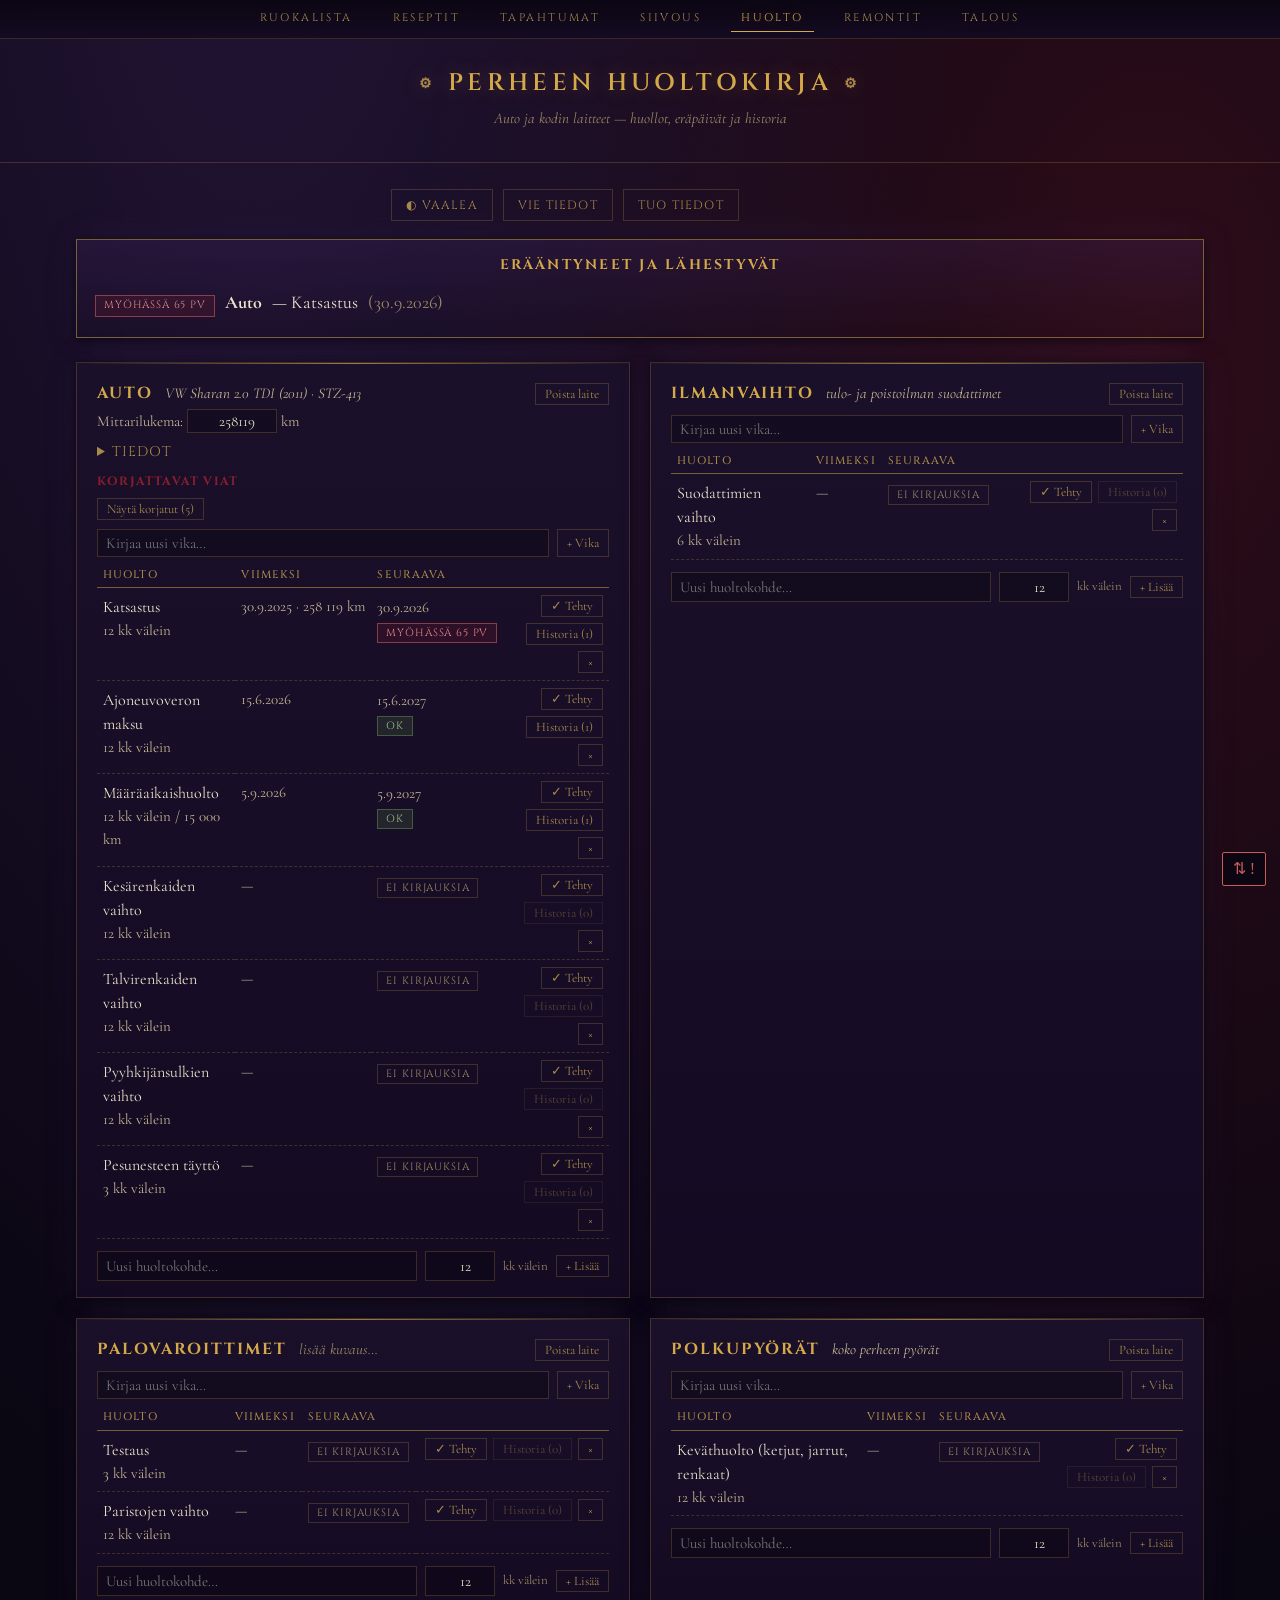
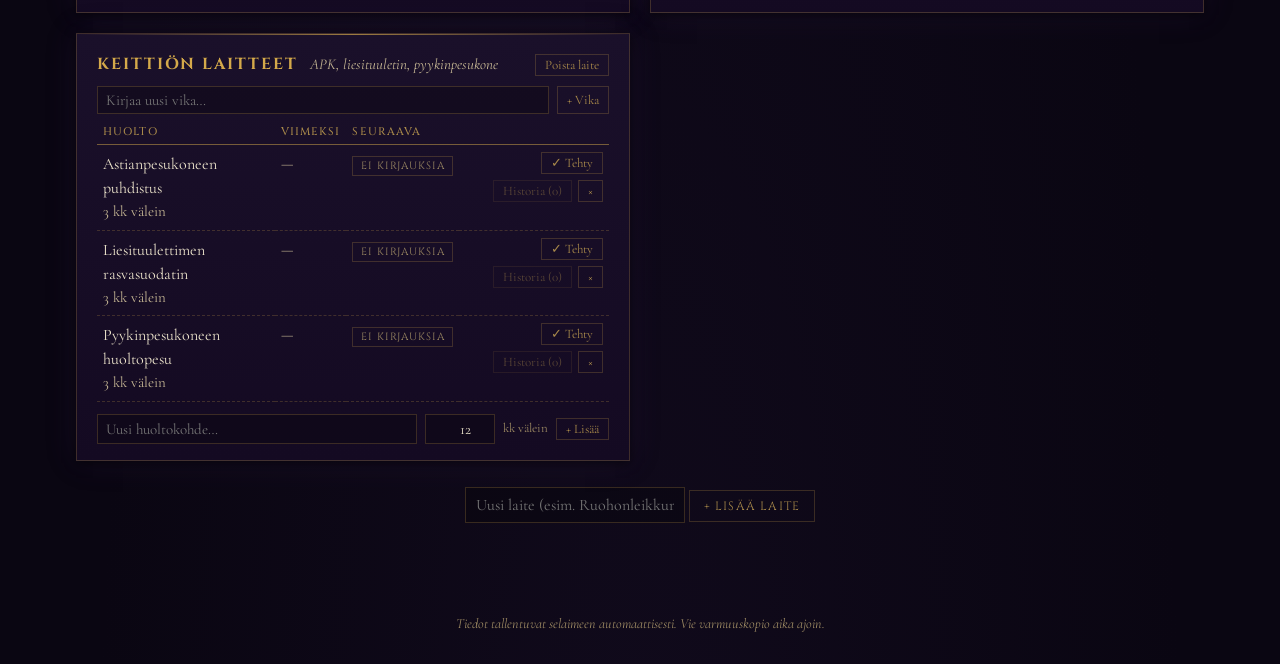
<file: huolto.html>
<!DOCTYPE html>
<html lang="fi">
<head>
<meta charset="UTF-8">
<meta name="viewport" content="width=device-width, initial-scale=1.0">
<meta name="julkaistu" content="2026-06-10">
<meta name="robots" content="noindex, nofollow">
<title>Perheen huoltokirja</title>
<link rel="preconnect" href="https://fonts.googleapis.com">
<link rel="preconnect" href="https://fonts.gstatic.com" crossorigin>
<link href="https://fonts.googleapis.com/css2?family=Cinzel:wght@400;500;600;700&family=Cormorant+Garamond:ital,wght@0,400;0,500;0,600;1,400;1,500&display=swap" rel="stylesheet">
<script src="sync.js"></script>
<style>
:root {
  /* Tumma teema (sama kuin ruokalistasivulla) */
  --bg: #0a0612;
  --bg-2: #140a22;
  --surface: #1a102a;
  --surface-2: #22143a;
  --ink: #ede4cc;
  --ink-dim: #c6b794;
  --muted: #9d8a63;
  --gold: #d4a94a;
  --gold-bright: #f0c76a;
  --gold-dim: #a8894a;
  --blood: #8b1e2b;
  --blood-soft: rgba(139, 30, 43, 0.18);
  --green: #5a8a4a;
  --green-soft: rgba(90, 138, 74, 0.18);
  --purple: #4a2b6e;
  --purple-soft: rgba(74, 43, 110, 0.22);
  --border: rgba(212, 169, 74, 0.22);
  --border-strong: rgba(212, 169, 74, 0.5);
  --shadow: 0 2px 10px rgba(0,0,0,0.6), 0 0 30px rgba(74, 43, 110, 0.18);
  --bg-glow-1: rgba(74, 43, 110, 0.4);
  --bg-glow-2: rgba(139, 30, 43, 0.28);
  --bg-glow-3: rgba(26, 16, 42, 0.4);
  --nav-bg: linear-gradient(180deg, rgba(10,6,18,0.98), rgba(20,10,34,0.95));
  --on-button: #1a0f00;
}
:root[data-theme="light"] {
  --bg: #efe4c4;
  --bg-2: #e3d6b2;
  --surface: #f5ebd0;
  --surface-2: #e8dcb8;
  --ink: #2a1f10;
  --ink-dim: #4a3a1e;
  --muted: #6b5a38;
  --gold: #8d6b00;
  --gold-bright: #b8901c;
  --gold-dim: #7d6428;
  --blood: #6b1820;
  --blood-soft: rgba(107, 24, 32, 0.12);
  --green: #3f6b32;
  --green-soft: rgba(63, 107, 50, 0.15);
  --purple: #4a2b6e;
  --purple-soft: rgba(74, 43, 110, 0.10);
  --border: rgba(141, 107, 0, 0.30);
  --border-strong: rgba(141, 107, 0, 0.55);
  --shadow: 0 2px 10px rgba(90, 70, 20, 0.12), 0 0 30px rgba(141, 107, 0, 0.08);
  --bg-glow-1: rgba(200, 180, 120, 0.35);
  --bg-glow-2: rgba(180, 150, 90, 0.22);
  --bg-glow-3: rgba(235, 222, 185, 0.5);
  --nav-bg: linear-gradient(180deg, rgba(245,235,208,0.97), rgba(239,228,196,0.95));
  --on-button: #fff8e8;
}
* { box-sizing: border-box; }
html, body { margin: 0; padding: 0; }
body {
  background:
    radial-gradient(ellipse at 20% -10%, var(--bg-glow-1), transparent 50%),
    radial-gradient(ellipse at 90% 15%, var(--bg-glow-2), transparent 45%),
    radial-gradient(ellipse at 50% 110%, var(--bg-glow-3), transparent 60%),
    var(--bg);
  color: var(--ink);
  font-family: 'Cormorant Garamond', Georgia, serif;
  font-size: 18px;
  line-height: 1.5;
  min-height: 100vh;
}




header {
  text-align: center;
  padding: 26px 16px 18px;
  border-bottom: 1px solid var(--border);
}
header h1 {
  font-family: 'Cinzel', Georgia, serif;
  font-size: 24px; font-weight: 600;
  letter-spacing: 0.18em; text-transform: uppercase;
  color: var(--gold);
  margin: 0;
  text-shadow: 0 0 20px rgba(212, 169, 74, 0.3);
}
header h1 .sigil { color: var(--gold-dim); font-size: 14px; margin: 0 12px; vertical-align: middle; }
header .subtitle {
  font-style: italic; color: var(--muted); font-size: 15px; margin-top: 6px;
}
main { max-width: 1160px; margin: 0 auto; padding: 20px 16px 60px; }

.toolbar {
  display: flex; flex-wrap: wrap; gap: 10px; align-items: center;
  justify-content: center;
  margin: 6px 0 18px;
}
.btn {
  font-family: 'Cinzel', Georgia, serif;
  font-size: 12px; letter-spacing: 0.1em; text-transform: uppercase;
  background: transparent; color: var(--gold-dim);
  border: 1px solid var(--border);
  padding: 7px 14px; cursor: pointer;
  transition: color 0.2s, border-color 0.2s, box-shadow 0.2s;
}
.btn:hover { color: var(--gold-bright); border-color: var(--gold); box-shadow: 0 0 10px rgba(212,169,74,0.3); }
.btn.primary { background: var(--gold); color: var(--on-button); border-color: var(--gold); }
.btn.primary:hover { background: var(--gold-bright); color: var(--on-button); }
.btn.ghost { border-color: transparent; }
.status-msg {
  font-style: italic; font-size: 14px; color: var(--muted);
  min-width: 140px; text-align: center;
}

/* Erääntyvät-yhteenveto */
.due-panel {
  border: 1px solid var(--border-strong);
  background: linear-gradient(180deg, var(--purple-soft), transparent);
  box-shadow: var(--shadow);
  padding: 14px 18px;
  margin-bottom: 24px;
}
.due-panel h2 {
  font-family: 'Cinzel', Georgia, serif;
  font-size: 14px; letter-spacing: 0.16em; text-transform: uppercase;
  color: var(--gold); margin: 0 0 8px; text-align: center;
}
.due-panel ul { list-style: none; margin: 0; padding: 0; }
.due-panel li {
  padding: 6px 0; border-bottom: 1px dashed var(--border);
  display: flex; gap: 10px; align-items: baseline; flex-wrap: wrap;
}
.due-panel li:last-child { border-bottom: none; }
.due-panel .ok-note { color: var(--muted); font-style: italic; text-align: center; padding: 4px 0; }

.badge {
  font-family: 'Cinzel', Georgia, serif;
  font-size: 10.5px; letter-spacing: 0.08em; text-transform: uppercase;
  padding: 2px 8px; border: 1px solid;
  white-space: nowrap;
}
.badge.late { color: #e08a8a; border-color: rgba(200,90,90,0.6); background: var(--blood-soft); }
.badge.soon { color: var(--gold-bright); border-color: var(--border-strong); background: rgba(212,169,74,0.10); }
.badge.ok { color: #9dc28a; border-color: rgba(90,138,74,0.55); background: var(--green-soft); }
.badge.none { color: var(--muted); border-color: var(--border); }
:root[data-theme="light"] .badge.late { color: #8b1e2b; }
:root[data-theme="light"] .badge.ok { color: #3f6b32; }

/* Laitekortit */
.device-grid {
  display: grid;
  grid-template-columns: repeat(auto-fit, minmax(420px, 1fr));
  gap: 20px;
}
@media (max-width: 920px){ .device-grid { grid-template-columns: 1fr; } }
.device-card {
  background: linear-gradient(180deg, var(--surface), var(--bg-2));
  border: 1px solid var(--border);
  box-shadow: var(--shadow);
  padding: 18px 20px 16px;
  position: relative;
}
.device-card::before {
  content: ""; position: absolute; top: 0; left: 0; right: 0; height: 1px;
  background: linear-gradient(90deg, transparent, var(--gold), transparent);
  opacity: 0.7;
}
.device-card h3 {
  font-family: 'Cinzel', Georgia, serif;
  font-size: 16px; letter-spacing: 0.12em; text-transform: uppercase;
  color: var(--gold); margin: 0;
}
.device-head { display: flex; align-items: baseline; gap: 12px; flex-wrap: wrap; margin-bottom: 4px; }
.device-head .desc {
  font-style: italic; color: var(--ink-dim); font-size: 15px;
  border: none; background: transparent; outline: none;
}
.device-head .desc:empty::before { content: "lisää kuvaus…"; color: var(--muted); }
.device-head .del-device { margin-left: auto; }
.km-row { font-size: 15px; color: var(--ink-dim); margin: 2px 0 8px; }
.km-row input {
  width: 90px; font-family: inherit; font-size: 15px;
  background: rgba(0,0,0,0.25); color: var(--ink);
  border: 1px solid var(--border); padding: 2px 6px; text-align: right;
}
:root[data-theme="light"] .km-row input { background: rgba(255,250,235,0.6); }

table.tasks { width: 100%; border-collapse: collapse; margin-top: 6px; }
table.tasks th {
  font-family: 'Cinzel', Georgia, serif;
  font-size: 11px; letter-spacing: 0.1em; text-transform: uppercase;
  color: var(--gold-dim); text-align: left;
  padding: 4px 6px; border-bottom: 1px solid var(--border-strong);
  font-weight: 500;
}
table.tasks td {
  padding: 7px 6px; border-bottom: 1px dashed var(--border);
  font-size: 16px; vertical-align: top;
}
table.tasks tr:last-child td { border-bottom: none; }
table.tasks .task-name { min-width: 130px; }
table.tasks .nowrap { white-space: nowrap; }
table.tasks .dates { color: var(--ink-dim); font-size: 15px; }
.task-actions { display: flex; gap: 6px; justify-content: flex-end; flex-wrap: wrap; }
.icon-btn {
  background: transparent; border: 1px solid var(--border);
  color: var(--gold-dim); cursor: pointer;
  font-size: 13px; padding: 2px 9px;
  font-family: 'Cormorant Garamond', Georgia, serif;
}
.icon-btn:hover { color: var(--gold-bright); border-color: var(--gold); }

/* Kuittauslomake */
.done-form {
  background: var(--purple-soft);
  border: 1px solid var(--border);
  padding: 10px 12px; margin: 6px 0;
  display: grid; grid-template-columns: repeat(auto-fit, minmax(130px, 1fr)); gap: 8px;
  align-items: end;
}
.done-form label { display: block; font-size: 13px; color: var(--muted); }
.done-form input {
  width: 100%; font-family: inherit; font-size: 15px;
  background: rgba(0,0,0,0.25); color: var(--ink);
  border: 1px solid var(--border); padding: 4px 6px;
}
:root[data-theme="light"] .done-form input { background: rgba(255,250,235,0.7); }
.done-form .form-buttons { display: flex; gap: 6px; }

/* Korjattavat viat */
.faults { margin: 10px 0 4px; }
.faults h4 {
  font-family: 'Cinzel', Georgia, serif;
  font-size: 12px; letter-spacing: 0.1em; text-transform: uppercase;
  color: var(--blood); margin: 0 0 4px;
}
:root[data-theme="light"] .faults h4 { color: #8b1e2b; }
.faults ul { list-style: none; margin: 0; padding: 0; }
.faults li {
  display: flex; gap: 8px; align-items: baseline;
  padding: 5px 0; border-bottom: 1px dashed var(--border);
  font-size: 16px;
}
.faults li:last-child { border-bottom: none; }
.faults li .kuvaus { flex: 1; min-width: 0; }
.faults li.fixed .kuvaus { text-decoration: line-through; color: var(--muted); }
.faults li .pvm { font-size: 13.5px; color: var(--muted); white-space: nowrap; }
.faults .add-fault { display: flex; gap: 8px; margin-top: 8px; }
.faults .add-fault input {
  flex: 1; font-family: inherit; font-size: 15px;
  background: rgba(0,0,0,0.25); color: var(--ink);
  border: 1px solid var(--border); padding: 4px 8px;
}
:root[data-theme="light"] .faults .add-fault input { background: rgba(255,250,235,0.7); }
.show-fixed-btn { margin-top: 4px; }

/* Laitteen tietolohko */
.device-info { margin: 4px 0 8px; }
.device-info summary {
  cursor: pointer; color: var(--gold-dim); font-size: 14px;
  font-family: 'Cinzel', Georgia, serif; letter-spacing: 0.08em; text-transform: uppercase;
}
.device-info summary:hover { color: var(--gold-bright); }
.device-info table { border-collapse: collapse; margin-top: 6px; width: 100%; }
.device-info td {
  font-size: 14.5px; padding: 3px 8px 3px 0; vertical-align: top;
  border-bottom: 1px dotted var(--border);
}
.device-info td:first-child { color: var(--muted); white-space: nowrap; width: 1%; }
.device-info td[contenteditable]:focus { outline: 1px solid var(--gold); }

/* Historia */
.history { margin: 4px 0 2px; padding: 0 0 0 10px; border-left: 2px solid var(--border); }
.history li { font-size: 14.5px; color: var(--ink-dim); list-style: none; padding: 2px 0; }
.history li .cost { color: var(--gold-dim); }

/* Lisäysrivit */
.add-task-row { display: flex; gap: 8px; margin-top: 12px; flex-wrap: wrap; align-items: center; }
.add-task-row input {
  font-family: inherit; font-size: 15px;
  background: rgba(0,0,0,0.25); color: var(--ink);
  border: 1px solid var(--border); padding: 5px 8px;
}
:root[data-theme="light"] .add-task-row input { background: rgba(255,250,235,0.7); }
.add-task-row input.name { flex: 1; min-width: 150px; }
.add-task-row input.months { width: 70px; text-align: right; }
.add-task-row input.kms { width: 90px; text-align: right; }
.add-task-row .unit { font-size: 13px; color: var(--muted); }

.add-device-panel {
  margin-top: 26px; text-align: center;
}
.add-device-panel input {
  font-family: inherit; font-size: 16px;
  background: rgba(0,0,0,0.25); color: var(--ink);
  border: 1px solid var(--border); padding: 7px 10px;
  min-width: 220px;
}
:root[data-theme="light"] .add-device-panel input { background: rgba(255,250,235,0.7); }

footer {
  text-align: center; color: var(--muted); font-style: italic;
  font-size: 14px; padding: 30px 16px;
}
@media (max-width: 720px){
  header h1 { font-size: 18px; }
  main { padding: 14px 10px 50px; }
  table.tasks td { font-size: 15px; }
  .device-card { padding: 14px 12px; }
}
@media print{
  .toolbar, .task-actions, .add-task-row, .add-device-panel, .done-form { display: none !important; }
  body { background: #fff; color: #000; }
}
</style>
  <link rel="stylesheet" href="styles.css">
</head>
<body>

<nav class="site-nav">
  <a href="index.html">Ruokalista</a>
  <a href="reseptit.html">Reseptit</a>
  <a href="tapahtumat.html">Tapahtumat</a>
  <a href="siivous.html">Siivous</a>
  <a href="huolto.html" class="current" aria-current="page">Huolto</a>
  <a href="remontit.html">Remontit</a>
  <a href="talous.html">Talous</a>
</nav>

<header>
  <h1><span class="sigil">⚙</span>Perheen huoltokirja<span class="sigil">⚙</span></h1>
  <p class="subtitle">Auto ja kodin laitteet — huollot, eräpäivät ja historia</p>
</header>

<main>
  <div class="toolbar">
    <button class="btn" id="themeToggle" type="button">◐ Vaalea</button>
    <button class="btn" id="exportBtn" type="button">Vie tiedot</button>
    <button class="btn" id="importBtn" type="button">Tuo tiedot</button>
    <input type="file" id="importFile" accept="application/json" style="display:none">
    <span class="status-msg" id="statusMsg"></span>
  </div>

  <div class="due-panel" id="duePanel">
    <h2>Erääntyneet ja lähestyvät</h2>
    <ul id="dueList"></ul>
  </div>

  <div class="device-grid" id="deviceGrid"></div>

  <div class="add-device-panel">
    <input type="text" id="newDeviceName" placeholder="Uusi laite (esim. Ruohonleikkuri)…">
    <button class="btn" id="addDeviceBtn" type="button">+ Lisää laite</button>
  </div>
</main>

<footer>Tiedot tallentuvat selaimeen automaattisesti. Vie varmuuskopio aika ajoin.</footer>

<script>
"use strict";

// ---------- vakiot ja tila ----------
const STORAGE_KEY = "perheen-huoltokirja-v1";
const THEME_KEY = "ruokalista-theme"; // jaettu teema muiden sivujen kanssa
const SOON_DAYS = 30;

// Oletusdata ensimmäisellä käynnillä. Heikki täydentää auton tiedot ja
// kirjaa ensimmäiset kuittaukset, jolloin eräpäivät alkavat laskea.
const DEFAULT_DATA = {
  laitteet: [
    {
      id: "auto",
      nimi: "Auto",
      kuvaus: "VW Sharan 2.0 TDI (2011) · STZ-413",
      kmSeuranta: true,
      km: 258119,
      info: [
        { label: "Rekisteritunnus", value: "STZ-413" },
        { label: "Valmistenumero", value: "WVWZZZ7NZBV031016" },
        { label: "Käyttöönotto", value: "7.4.2011 (ensirek. Suomeen 22.1.2019, tuotu Itävallasta)" },
        { label: "Moottori", value: "2.0 diesel, 125 kW, Euro 5" },
        { label: "Istumapaikkoja", value: "7" },
        { label: "Vakuutus", value: "IF (24.4.2025)" },
        { label: "Ajoneuvovero", value: "703,72 €/v (peruvero + käyttövoimavero)" },
        { label: "Renkaat", value: "205/60R16 96H · 215/60R16 95H · 225/50R17 98H · 225/45R18 95W" },
        { label: "Perävaunumassa", value: "jarruin 2 200 kg, jarruitta 750 kg" },
        { label: "Katsastettu", value: "30.9.2025 hyväksytty, 258 119 km" }
      ],
      viat: [
        { id: "v1", kuvaus: "Ajovalon suuntain ei toimi toisella puolella (bend lighting)", kirjattu: "2026-06-10", korjattu: "2026-09-05" },
        { id: "v2", kuvaus: "Turvatyyny antaa virheilmoituksen", kirjattu: "2026-06-10", korjattu: "2026-09-05" },
        { id: "v3", kuvaus: "Peruutus-/pysäköintiavustimen sensorit eivät toimi", kirjattu: "2026-06-10", korjattu: "2026-09-05" },
        { id: "v4", kuvaus: "Ajoneuvovero erääntynyt 8.6.2026 (706,72 € korkoineen) — maksettava ennen ajoa, viite 01001204598616115019", kirjattu: "2026-06-10", korjattu: "2026-06-15" },
        { id: "v5", kuvaus: "Jakohihnan vaihto — käyttöikänsä päässä, vaihdettava ennen katsastusta (30.9.2026 mennessä)", kirjattu: "2026-06-10", korjattu: "2026-09-05" }
      ],
      tehtavat: [
        { id: "katsastus",  nimi: "Katsastus",                  vali_kk: 12, vali_km: null,  viimeksi: "2025-09-30", viimeksi_km: 258119,
          historia: [ { pvm: "2025-09-30", km: 258119, kustannus: null, huom: "hyväksytty" } ] },
        { id: "vero",       nimi: "Ajoneuvoveron maksu",        vali_kk: 12, vali_km: null,  viimeksi: "2026-06-15", viimeksi_km: null,
          historia: [ { pvm: "2026-06-15", km: null, kustannus: 706.72, huom: "erääntynyt erä korkoineen, maksettu yhteistililtä" } ] },
        { id: "huolto",     nimi: "Määräaikaishuolto",          vali_kk: 12, vali_km: 15000, viimeksi: "2026-09-05", viimeksi_km: null,
          historia: [ { pvm: "2026-09-05", km: null, kustannus: 1942.90, huom: "Vuosihuolto + kaikki korjaukset (jakohihna, turvatyyny, valonsuuntain, pysäköintitutkat). Lasku 1 942,90 €, eräpäivä 2.10.2026." } ] },
        { id: "kesarenkaat",nimi: "Kesärenkaiden vaihto",       vali_kk: 12, vali_km: null,  viimeksi: null, viimeksi_km: null, historia: [] },
        { id: "talvirenkaat",nimi: "Talvirenkaiden vaihto",     vali_kk: 12, vali_km: null,  viimeksi: null, viimeksi_km: null, historia: [] },
        { id: "pyyhkijat",  nimi: "Pyyhkijänsulkien vaihto",    vali_kk: 12, vali_km: null,  viimeksi: null, viimeksi_km: null, historia: [] },
        { id: "tuulilasineste", nimi: "Pesunesteen täyttö",     vali_kk: 3,  vali_km: null,  viimeksi: null, viimeksi_km: null, historia: [] }
      ]
    },
    {
      id: "ilmanvaihto",
      nimi: "Ilmanvaihto",
      kuvaus: "tulo- ja poistoilman suodattimet",
      kmSeuranta: false,
      tehtavat: [
        { id: "suodattimet", nimi: "Suodattimien vaihto", vali_kk: 6, vali_km: null, viimeksi: null, viimeksi_km: null, historia: [] }
      ]
    },
    {
      id: "palovaroittimet",
      nimi: "Palovaroittimet",
      kuvaus: "",
      kmSeuranta: false,
      tehtavat: [
        { id: "testaus",  nimi: "Testaus",          vali_kk: 3,  vali_km: null, viimeksi: null, viimeksi_km: null, historia: [] },
        { id: "paristot", nimi: "Paristojen vaihto", vali_kk: 12, vali_km: null, viimeksi: null, viimeksi_km: null, historia: [] }
      ]
    },
    {
      id: "pyorat",
      nimi: "Polkupyörät",
      kuvaus: "koko perheen pyörät",
      kmSeuranta: false,
      tehtavat: [
        { id: "kevathuolto", nimi: "Kevät­huolto (ketjut, jarrut, renkaat)", vali_kk: 12, vali_km: null, viimeksi: null, viimeksi_km: null, historia: [] }
      ]
    },
    {
      id: "keittio",
      nimi: "Keittiön laitteet",
      kuvaus: "APK, liesituuletin, pyykinpesukone",
      kmSeuranta: false,
      tehtavat: [
        { id: "apk",    nimi: "Astianpesukoneen puhdistus",      vali_kk: 3, vali_km: null, viimeksi: null, viimeksi_km: null, historia: [] },
        { id: "rasva",  nimi: "Liesituulettimen rasvasuodatin",  vali_kk: 3, vali_km: null, viimeksi: null, viimeksi_km: null, historia: [] },
        { id: "pesukone", nimi: "Pyykinpesukoneen huoltopesu",   vali_kk: 3, vali_km: null, viimeksi: null, viimeksi_km: null, historia: [] }
      ]
    }
  ]
};

function loadData() {
  try {
    const raw = localStorage.getItem(STORAGE_KEY);
    if (raw) {
      const d = JSON.parse(raw);
      if (d && Array.isArray(d.laitteet)) return d;
    }
  } catch {}
  return JSON.parse(JSON.stringify(DEFAULT_DATA));
}
let data = loadData();

// Kertaluonteinen täydennys 5.9.2026: vuosihuolto + korjaukset ja kesäkuun ajoneuvovero.
// Ajetaan vain kerran selainta kohden; jos merkinnät ovat jo olemassa, ei tehdä mitään.
(function taydennaHuolto20260905() {
  try {
    if (data.migr && data.migr.huolto20260905) return;
    const auto = (data.laitteet || []).find(l => l.id === "auto");
    if (!auto) return;
    const merkitse = (id, pvm, kustannus, huom) => {
      const t = (auto.tehtavat || []).find(x => x.id === id);
      if (!t) return;
      t.historia = t.historia || [];
      if (t.historia.some(h => h.pvm === pvm)) return;
      t.historia.push({ pvm, km: auto.km || null, kustannus, huom });
      t.viimeksi = pvm;
      t.viimeksi_km = auto.km || null;
    };
    merkitse("huolto", "2026-09-05", 1942.90,
      "Vuosihuolto + kaikki korjaukset (jakohihna, turvatyyny, valonsuuntain, pysäköintitutkat). Lasku 1 942,90 €, eräpäivä 2.10.2026.");
    merkitse("vero", "2026-06-15", 706.72, "erääntynyt erä korkoineen, maksettu yhteistililtä");
    (auto.viat || []).forEach(v => {
      if (!v.korjattu && ["v1", "v2", "v3", "v5"].includes(v.id)) v.korjattu = "2026-09-05";
      if (!v.korjattu && v.id === "v4") v.korjattu = "2026-06-15";
    });
    data.migr = Object.assign({}, data.migr, { huolto20260905: true });
    try { localStorage.setItem(STORAGE_KEY, JSON.stringify(data)); } catch {}
  } catch {}
})();

function save() {
  try { localStorage.setItem(STORAGE_KEY, JSON.stringify(data)); } catch {}
  showStatus("Tallennettu");
}

let statusTimer = null;
function showStatus(msg) {
  const el = document.getElementById("statusMsg");
  el.textContent = msg;
  clearTimeout(statusTimer);
  statusTimer = setTimeout(() => { el.textContent = ""; }, 2500);
}

// ---------- päivämäärälogiikka ----------
function todayIso() {
  const d = new Date();
  return d.toISOString().slice(0, 10);
}
function addMonths(iso, months) {
  const [y, m, day] = iso.split("-").map(Number);
  const d = new Date(y, m - 1 + months, day);
  // Kuukauden ylivuoto (31.1. + 1 kk) → kuun viimeinen päivä
  if (d.getDate() !== day) d.setDate(0);
  return `${d.getFullYear()}-${String(d.getMonth() + 1).padStart(2, "0")}-${String(d.getDate()).padStart(2, "0")}`;
}
function daysUntil(iso) {
  const now = new Date(); now.setHours(0, 0, 0, 0);
  const [y, m, d] = iso.split("-").map(Number);
  return Math.round((new Date(y, m - 1, d) - now) / 86400000);
}
function fmtDate(iso) {
  if (!iso) return "—";
  const [y, m, d] = iso.split("-").map(Number);
  return `${d}.${m}.${y}`;
}

// Tehtävän tila: { status: "none"|"ok"|"soon"|"late", seuraava, paivia }
function taskState(t) {
  if (!t.viimeksi) return { status: "none", seuraava: null, paivia: null };
  const seuraava = addMonths(t.viimeksi, t.vali_kk || 12);
  const paivia = daysUntil(seuraava);
  const status = paivia < 0 ? "late" : paivia <= SOON_DAYS ? "soon" : "ok";
  return { status, seuraava, paivia };
}
function badgeFor(st) {
  if (st.status === "none") return `<span class="badge none">ei kirjauksia</span>`;
  if (st.status === "late") return `<span class="badge late">myöhässä ${Math.abs(st.paivia)} pv</span>`;
  if (st.status === "soon") return st.paivia === 0
    ? `<span class="badge soon">erääntyy tänään</span>`
    : `<span class="badge soon">${st.paivia} pv jäljellä</span>`;
  return `<span class="badge ok">ok</span>`;
}

function esc(s) {
  return String(s == null ? "" : s).replace(/[&<>"']/g,
    c => ({ "&":"&amp;","<":"&lt;",">":"&gt;","\"":"&quot;","'":"&#39;" }[c]));
}

// ---------- erääntyvien yhteenveto ----------
function renderDue() {
  const ul = document.getElementById("dueList");
  ul.innerHTML = "";
  const rows = [];
  for (const laite of data.laitteet) {
    for (const t of laite.tehtavat) {
      const st = taskState(t);
      if (st.status === "late" || st.status === "soon") {
        rows.push({ laite: laite.nimi, t, st });
      }
    }
  }
  rows.sort((a, b) => a.st.paivia - b.st.paivia);
  // Avoimet viat listan kärkeen
  const faults = [];
  for (const laite of data.laitteet) {
    for (const v of (laite.viat || [])) {
      if (!v.korjattu) faults.push({ laite: laite.nimi, v });
    }
  }
  if (!rows.length && !faults.length) {
    ul.innerHTML = `<li class="ok-note">Ei korjattavaa eikä erääntyviä huoltoja seuraavaan ${SOON_DAYS} päivään. ✦</li>`;
    return;
  }
  for (const f of faults) {
    const li = document.createElement("li");
    li.innerHTML = `<span class="badge late">korjattava</span> <strong>${esc(f.laite)}</strong> — ${esc(f.v.kuvaus)}
      <span style="color:var(--muted)">(kirjattu ${fmtDate(f.v.kirjattu)})</span>`;
    ul.appendChild(li);
  }
  for (const r of rows) {
    const li = document.createElement("li");
    li.innerHTML = `${badgeFor(r.st)} <strong>${esc(r.laite)}</strong> — ${esc(r.t.nimi)}
      <span style="color:var(--muted)">(${fmtDate(r.st.seuraava)})</span>`;
    ul.appendChild(li);
  }
}

// ---------- laitekortit ----------
function renderDevices() {
  const grid = document.getElementById("deviceGrid");
  grid.innerHTML = "";
  for (const laite of data.laitteet) grid.appendChild(buildDeviceCard(laite));
}

function buildDeviceCard(laite) {
  const card = document.createElement("div");
  card.className = "device-card";

  // Otsikko + kuvaus + poisto
  const head = document.createElement("div");
  head.className = "device-head";
  const h3 = document.createElement("h3");
  h3.textContent = laite.nimi;
  h3.contentEditable = "true";
  h3.addEventListener("blur", () => {
    const v = h3.textContent.trim();
    if (v) { laite.nimi = v; save(); renderDue(); }
    else h3.textContent = laite.nimi;
  });
  const desc = document.createElement("span");
  desc.className = "desc";
  desc.contentEditable = "true";
  desc.textContent = laite.kuvaus || "";
  desc.addEventListener("blur", () => { laite.kuvaus = desc.textContent.trim(); save(); });
  const delBtn = document.createElement("button");
  delBtn.className = "icon-btn del-device";
  delBtn.textContent = "Poista laite";
  delBtn.addEventListener("click", () => {
    if (!confirm(`Poistetaanko ${laite.nimi} ja koko sen huoltohistoria?`)) return;
    data.laitteet = data.laitteet.filter(l => l !== laite);
    save(); render();
  });
  head.append(h3, desc, delBtn);
  card.append(head);

  // Km-seuranta (autolle)
  if (laite.kmSeuranta) {
    const kmRow = document.createElement("div");
    kmRow.className = "km-row";
    const kmInput = document.createElement("input");
    kmInput.type = "number";
    kmInput.value = laite.km ?? "";
    kmInput.placeholder = "—";
    kmInput.addEventListener("change", () => {
      const v = Number(kmInput.value);
      laite.km = isNaN(v) || kmInput.value === "" ? null : v;
      save(); renderDevices(); renderDue();
    });
    kmRow.append("Mittarilukema: ", kmInput, " km");
    card.append(kmRow);
  }

  // Tietolohko (esim. auton rekisteri- ja rengastiedot)
  if (Array.isArray(laite.info) && laite.info.length) {
    const det = document.createElement("details");
    det.className = "device-info";
    const sum = document.createElement("summary");
    sum.textContent = "Tiedot";
    det.append(sum);
    const it = document.createElement("table");
    for (const row of laite.info) {
      const tr = document.createElement("tr");
      const td1 = document.createElement("td");
      td1.textContent = row.label;
      const td2 = document.createElement("td");
      td2.textContent = row.value;
      td2.contentEditable = "true";
      td2.addEventListener("blur", () => { row.value = td2.textContent.trim(); save(); });
      tr.append(td1, td2);
      it.append(tr);
    }
    det.append(it);
    card.append(det);
  }

  // Korjattavat viat
  {
    if (!Array.isArray(laite.viat)) laite.viat = [];
    const open = laite.viat.filter(v => !v.korjattu);
    const fixed = laite.viat.filter(v => v.korjattu);
    const wrap = document.createElement("div");
    wrap.className = "faults";
    if (open.length || fixed.length) {
      const h4 = document.createElement("h4");
      h4.textContent = open.length ? `Korjattavat viat (${open.length})` : "Korjattavat viat";
      wrap.append(h4);
    }
    const ul = document.createElement("ul");
    const buildFaultLi = (v) => {
      const li = document.createElement("li");
      if (v.korjattu) li.className = "fixed";
      const kuvaus = document.createElement("span");
      kuvaus.className = "kuvaus";
      kuvaus.contentEditable = "true";
      kuvaus.textContent = v.kuvaus;
      kuvaus.addEventListener("blur", () => {
        const t = kuvaus.textContent.trim();
        if (t) { v.kuvaus = t; save(); renderDue(); }
        else kuvaus.textContent = v.kuvaus;
      });
      const pvm = document.createElement("span");
      pvm.className = "pvm";
      pvm.textContent = v.korjattu ? `korjattu ${fmtDate(v.korjattu)}` : fmtDate(v.kirjattu);
      const fixBtn = document.createElement("button");
      fixBtn.className = "icon-btn";
      if (v.korjattu) {
        fixBtn.textContent = "×";
        fixBtn.title = "Poista merkintä";
        fixBtn.addEventListener("click", () => {
          laite.viat = laite.viat.filter(x => x !== v);
          save(); render();
        });
      } else {
        fixBtn.textContent = "✓ Korjattu";
        fixBtn.addEventListener("click", () => {
          v.korjattu = todayIso();
          save(); render();
          showStatus("Vika merkitty korjatuksi");
        });
      }
      li.append(kuvaus, pvm, fixBtn);
      return li;
    };
    for (const v of open) ul.append(buildFaultLi(v));
    wrap.append(ul);
    if (fixed.length) {
      const showBtn = document.createElement("button");
      showBtn.className = "icon-btn show-fixed-btn";
      showBtn.textContent = `Näytä korjatut (${fixed.length})`;
      const fixedUl = document.createElement("ul");
      fixedUl.style.display = "none";
      for (const v of fixed) fixedUl.append(buildFaultLi(v));
      showBtn.addEventListener("click", () => {
        const on = fixedUl.style.display === "none";
        fixedUl.style.display = on ? "" : "none";
        showBtn.textContent = on ? "Piilota korjatut" : `Näytä korjatut (${fixed.length})`;
      });
      wrap.append(showBtn, fixedUl);
    }
    // Lisäysrivi
    const addRow = document.createElement("div");
    addRow.className = "add-fault";
    const input = document.createElement("input");
    input.placeholder = "Kirjaa uusi vika…";
    const addBtn = document.createElement("button");
    addBtn.className = "icon-btn";
    addBtn.textContent = "+ Vika";
    const addFault = () => {
      const t = input.value.trim();
      if (!t) return;
      laite.viat.push({ id: "v" + Date.now(), kuvaus: t, kirjattu: todayIso(), korjattu: null });
      save(); render();
    };
    addBtn.addEventListener("click", addFault);
    input.addEventListener("keydown", e => { if (e.key === "Enter") { e.preventDefault(); addFault(); } });
    addRow.append(input, addBtn);
    wrap.append(addRow);
    card.append(wrap);
  }

  // Tehtävätaulukko
  const table = document.createElement("table");
  table.className = "tasks";
  table.innerHTML = `<thead><tr>
    <th>Huolto</th><th>Viimeksi</th><th>Seuraava</th><th></th>
  </tr></thead>`;
  const tbody = document.createElement("tbody");

  for (const t of laite.tehtavat) {
    const st = taskState(t);
    const tr = document.createElement("tr");

    const tdName = document.createElement("td");
    tdName.className = "task-name";
    const nameSpan = document.createElement("span");
    nameSpan.contentEditable = "true";
    nameSpan.textContent = t.nimi;
    nameSpan.addEventListener("blur", () => {
      const v = nameSpan.textContent.trim();
      if (v) { t.nimi = v; save(); renderDue(); } else nameSpan.textContent = t.nimi;
    });
    tdName.append(nameSpan);
    const meta = document.createElement("div");
    meta.className = "dates";
    let metaText = `${t.vali_kk} kk välein`;
    if (t.vali_km) metaText += ` / ${t.vali_km.toLocaleString("fi-FI")} km`;
    meta.textContent = metaText;
    tdName.append(meta);

    const tdLast = document.createElement("td");
    tdLast.className = "nowrap dates";
    tdLast.textContent = fmtDate(t.viimeksi);
    if (t.viimeksi_km) tdLast.textContent += ` · ${t.viimeksi_km.toLocaleString("fi-FI")} km`;

    const tdNext = document.createElement("td");
    tdNext.className = "nowrap";
    tdNext.innerHTML = (st.seuraava ? `<span class="dates">${fmtDate(st.seuraava)}</span><br>` : "") + badgeFor(st);

    const tdAct = document.createElement("td");
    const actions = document.createElement("div");
    actions.className = "task-actions";
    const doneBtn = document.createElement("button");
    doneBtn.className = "icon-btn";
    doneBtn.textContent = "✓ Tehty";
    const histBtn = document.createElement("button");
    histBtn.className = "icon-btn";
    histBtn.textContent = `Historia (${t.historia.length})`;
    histBtn.disabled = !t.historia.length;
    if (!t.historia.length) histBtn.style.opacity = "0.45";
    const delTask = document.createElement("button");
    delTask.className = "icon-btn";
    delTask.textContent = "×";
    delTask.title = "Poista huoltokohde";
    delTask.addEventListener("click", () => {
      if (!confirm(`Poistetaanko "${t.nimi}"?`)) return;
      laite.tehtavat = laite.tehtavat.filter(x => x !== t);
      save(); render();
    });
    actions.append(doneBtn, histBtn, delTask);
    tdAct.append(actions);

    tr.append(tdName, tdLast, tdNext, tdAct);
    tbody.append(tr);

    // Kuittauslomake (piilossa kunnes Tehty-nappia painetaan)
    const formTr = document.createElement("tr");
    const formTd = document.createElement("td");
    formTd.colSpan = 4;
    formTr.style.display = "none";
    const form = document.createElement("div");
    form.className = "done-form";
    form.innerHTML = `
      <div><label>Päivämäärä</label><input type="date" class="f-pvm" value="${todayIso()}"></div>
      ${laite.kmSeuranta ? `<div><label>Mittarilukema (km)</label><input type="number" class="f-km" value="${laite.km ?? ""}"></div>` : ""}
      <div><label>Kustannus (€)</label><input type="number" step="0.01" class="f-eur"></div>
      <div><label>Huomiot</label><input type="text" class="f-huom" placeholder="esim. huoltoliike, mitä tehtiin"></div>
      <div class="form-buttons">
        <button class="btn primary f-save" type="button">Tallenna</button>
        <button class="btn f-cancel" type="button">Peru</button>
      </div>`;
    formTd.append(form);
    formTr.append(formTd);
    tbody.append(formTr);

    doneBtn.addEventListener("click", () => {
      formTr.style.display = formTr.style.display === "none" ? "" : "none";
    });
    form.querySelector(".f-cancel").addEventListener("click", () => { formTr.style.display = "none"; });
    form.querySelector(".f-save").addEventListener("click", () => {
      const pvm = form.querySelector(".f-pvm").value || todayIso();
      const kmEl = form.querySelector(".f-km");
      const km = kmEl && kmEl.value !== "" ? Number(kmEl.value) : null;
      const eurEl = form.querySelector(".f-eur");
      const eur = eurEl.value !== "" ? Number(eurEl.value) : null;
      const huom = form.querySelector(".f-huom").value.trim() || null;
      t.historia.unshift({ pvm, km, kustannus: eur, huom });
      t.viimeksi = pvm;
      t.viimeksi_km = km;
      if (km != null && laite.kmSeuranta) laite.km = km;
      save(); render();
      showStatus(`${t.nimi} kuitattu`);
    });

    // Historia (piilossa)
    if (t.historia.length) {
      const histTr = document.createElement("tr");
      const histTd = document.createElement("td");
      histTd.colSpan = 4;
      histTr.style.display = "none";
      const ul = document.createElement("ul");
      ul.className = "history";
      for (const h of t.historia) {
        const li = document.createElement("li");
        let line = fmtDate(h.pvm);
        if (h.km != null) line += ` · ${Number(h.km).toLocaleString("fi-FI")} km`;
        li.textContent = line;
        if (h.kustannus != null) {
          const c = document.createElement("span");
          c.className = "cost";
          c.textContent = ` · ${Number(h.kustannus).toFixed(2).replace(".", ",")} €`;
          li.append(c);
        }
        if (h.huom) li.append(` — ${h.huom}`);
        ul.append(li);
      }
      histTd.append(ul);
      histTr.append(histTd);
      tbody.append(histTr);
      histBtn.addEventListener("click", () => {
        histTr.style.display = histTr.style.display === "none" ? "" : "none";
      });
    }
  }
  table.append(tbody);
  card.append(table);

  // Uusi huoltokohde
  const addRow = document.createElement("div");
  addRow.className = "add-task-row";
  const nameIn = document.createElement("input");
  nameIn.className = "name";
  nameIn.placeholder = "Uusi huoltokohde…";
  const monthsIn = document.createElement("input");
  monthsIn.className = "months";
  monthsIn.type = "number";
  monthsIn.min = "1";
  monthsIn.value = "12";
  const unit = document.createElement("span");
  unit.className = "unit";
  unit.textContent = "kk välein";
  const addBtn = document.createElement("button");
  addBtn.className = "icon-btn";
  addBtn.textContent = "+ Lisää";
  const addTask = () => {
    const v = nameIn.value.trim();
    if (!v) return;
    laite.tehtavat.push({
      id: "t" + Date.now(),
      nimi: v,
      vali_kk: Math.max(1, Number(monthsIn.value) || 12),
      vali_km: null, viimeksi: null, viimeksi_km: null, historia: []
    });
    save(); render();
  };
  addBtn.addEventListener("click", addTask);
  nameIn.addEventListener("keydown", e => { if (e.key === "Enter") { e.preventDefault(); addTask(); } });
  addRow.append(nameIn, monthsIn, unit, addBtn);
  card.append(addRow);

  return card;
}

function render() {
  renderDue();
  renderDevices();
}

// ---------- uusi laite ----------
document.getElementById("addDeviceBtn").addEventListener("click", () => {
  const input = document.getElementById("newDeviceName");
  const v = input.value.trim();
  if (!v) return;
  data.laitteet.push({
    id: "l" + Date.now(),
    nimi: v, kuvaus: "", kmSeuranta: false, tehtavat: []
  });
  input.value = "";
  save(); render();
});

// ---------- vie / tuo ----------
document.getElementById("exportBtn").addEventListener("click", () => {
  const blob = new Blob([JSON.stringify(data, null, 2)], { type: "application/json" });
  const a = document.createElement("a");
  a.href = URL.createObjectURL(blob);
  a.download = `huoltokirja-${todayIso()}.json`;
  a.click();
  URL.revokeObjectURL(a.href);
  showStatus("Varmuuskopio ladattu");
});
document.getElementById("importBtn").addEventListener("click", () => {
  document.getElementById("importFile").click();
});
document.getElementById("importFile").addEventListener("change", e => {
  const file = e.target.files[0];
  if (!file) return;
  const reader = new FileReader();
  reader.onload = () => {
    try {
      const d = JSON.parse(reader.result);
      if (!d || !Array.isArray(d.laitteet)) throw new Error("rakenne");
      if (!confirm("Korvataanko nykyiset huoltokirjan tiedot tuodulla varmuuskopiolla?")) return;
      data = d;
      save(); render();
      showStatus("Tiedot tuotu");
    } catch {
      alert("Tiedoston lukeminen epäonnistui — tarkista että se on huoltokirjan vie-toiminnolla tehty JSON.");
    }
  };
  reader.readAsText(file);
  e.target.value = "";
});

// ---------- teema (jaettu avain ruokalistasivun kanssa) ----------
function applyTheme(theme) {
  if (theme === "light") document.documentElement.setAttribute("data-theme", "light");
  else document.documentElement.removeAttribute("data-theme");
  const btn = document.getElementById("themeToggle");
  btn.textContent = theme === "light" ? "◑ Tumma" : "◐ Vaalea";
}
document.getElementById("themeToggle").addEventListener("click", () => {
  const next = document.documentElement.getAttribute("data-theme") === "light" ? "dark" : "light";
  try { localStorage.setItem(THEME_KEY, next); } catch {}
  applyTheme(next);
});
try { applyTheme(localStorage.getItem(THEME_KEY) || "dark"); } catch { applyTheme("dark"); }

render();
</script>
</body>
</html>
</file>
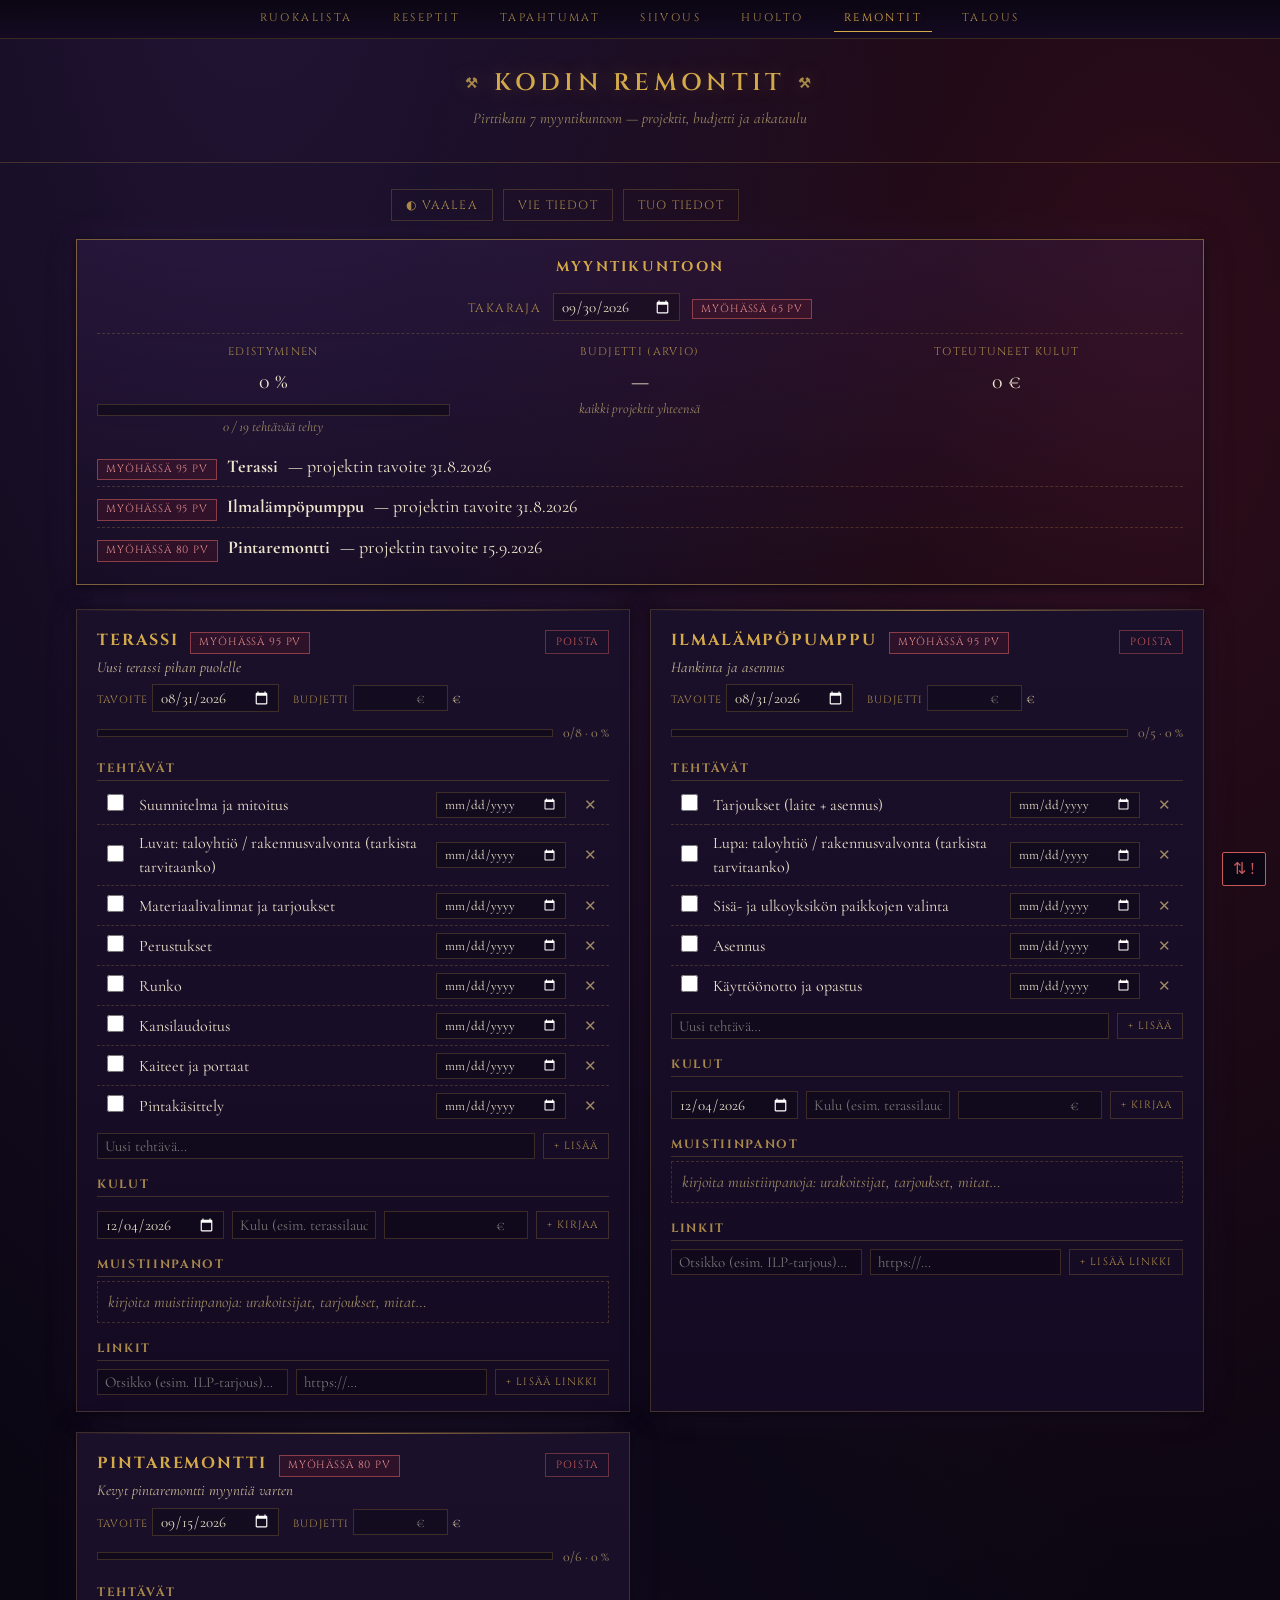
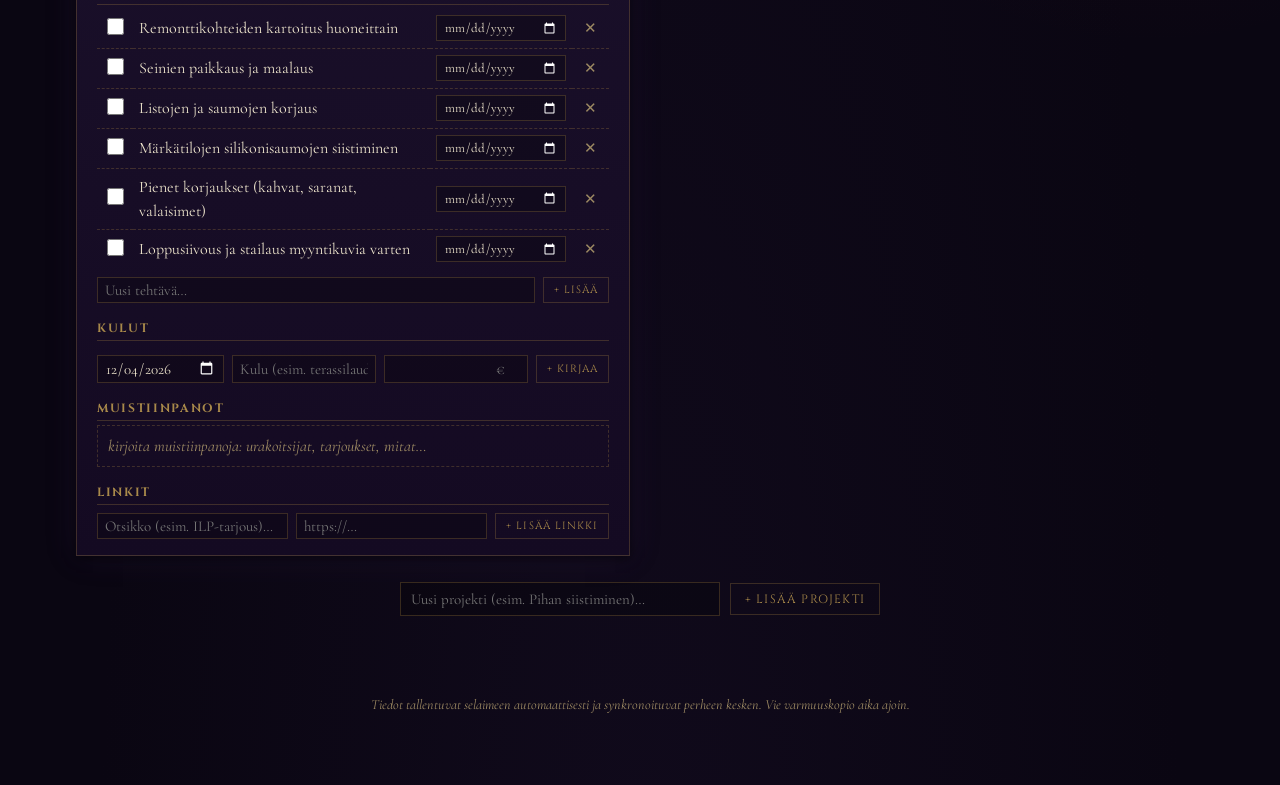
<file: remontit.html>
<!DOCTYPE html>
<html lang="fi">
<head>
<meta charset="UTF-8">
<meta name="viewport" content="width=device-width, initial-scale=1.0">
<meta name="julkaistu" content="2026-06-11">
<meta name="robots" content="noindex, nofollow">
<title>Kodin remontit — Pirttikatu 7</title>
<link rel="preconnect" href="https://fonts.googleapis.com">
<link rel="preconnect" href="https://fonts.gstatic.com" crossorigin>
<link href="https://fonts.googleapis.com/css2?family=Cinzel:wght@400;500;600;700&family=Cormorant+Garamond:ital,wght@0,400;0,500;0,600;1,400;1,500&display=swap" rel="stylesheet">
<script src="sync.js"></script>
<style>
:root {
  /* Tumma teema (sama kuin ruokalistasivulla) */
  --bg: #0a0612;
  --bg-2: #140a22;
  --surface: #1a102a;
  --surface-2: #22143a;
  --ink: #ede4cc;
  --ink-dim: #c6b794;
  --muted: #9d8a63;
  --gold: #d4a94a;
  --gold-bright: #f0c76a;
  --gold-dim: #a8894a;
  --blood: #8b1e2b;
  --blood-soft: rgba(139, 30, 43, 0.18);
  --green: #5a8a4a;
  --green-soft: rgba(90, 138, 74, 0.18);
  --purple: #4a2b6e;
  --purple-soft: rgba(74, 43, 110, 0.22);
  --border: rgba(212, 169, 74, 0.22);
  --border-strong: rgba(212, 169, 74, 0.5);
  --shadow: 0 2px 10px rgba(0,0,0,0.6), 0 0 30px rgba(74, 43, 110, 0.18);
  --bg-glow-1: rgba(74, 43, 110, 0.4);
  --bg-glow-2: rgba(139, 30, 43, 0.28);
  --bg-glow-3: rgba(26, 16, 42, 0.4);
  --nav-bg: linear-gradient(180deg, rgba(10,6,18,0.98), rgba(20,10,34,0.95));
  --on-button: #1a0f00;
}
:root[data-theme="light"] {
  --bg: #efe4c4;
  --bg-2: #e3d6b2;
  --surface: #f5ebd0;
  --surface-2: #e8dcb8;
  --ink: #2a1f10;
  --ink-dim: #4a3a1e;
  --muted: #6b5a38;
  --gold: #8d6b00;
  --gold-bright: #b8901c;
  --gold-dim: #7d6428;
  --blood: #6b1820;
  --blood-soft: rgba(107, 24, 32, 0.12);
  --green: #3f6b32;
  --green-soft: rgba(63, 107, 50, 0.15);
  --purple: #4a2b6e;
  --purple-soft: rgba(74, 43, 110, 0.10);
  --border: rgba(141, 107, 0, 0.30);
  --border-strong: rgba(141, 107, 0, 0.55);
  --shadow: 0 2px 10px rgba(90, 70, 20, 0.12), 0 0 30px rgba(141, 107, 0, 0.08);
  --bg-glow-1: rgba(200, 180, 120, 0.35);
  --bg-glow-2: rgba(180, 150, 90, 0.22);
  --bg-glow-3: rgba(235, 222, 185, 0.5);
  --nav-bg: linear-gradient(180deg, rgba(245,235,208,0.97), rgba(239,228,196,0.95));
  --on-button: #fff8e8;
}
* { box-sizing: border-box; }
html, body { margin: 0; padding: 0; }
body {
  background:
    radial-gradient(ellipse at 20% -10%, var(--bg-glow-1), transparent 50%),
    radial-gradient(ellipse at 90% 15%, var(--bg-glow-2), transparent 45%),
    radial-gradient(ellipse at 50% 110%, var(--bg-glow-3), transparent 60%),
    var(--bg);
  color: var(--ink);
  font-family: 'Cormorant Garamond', Georgia, serif;
  font-size: 18px;
  line-height: 1.5;
  min-height: 100vh;
}




header {
  text-align: center;
  padding: 26px 16px 18px;
  border-bottom: 1px solid var(--border);
}
header h1 {
  font-family: 'Cinzel', Georgia, serif;
  font-size: 24px; font-weight: 600;
  letter-spacing: 0.18em; text-transform: uppercase;
  color: var(--gold);
  margin: 0;
  text-shadow: 0 0 20px rgba(212, 169, 74, 0.3);
}
header h1 .sigil { color: var(--gold-dim); font-size: 14px; margin: 0 12px; vertical-align: middle; }
header .subtitle {
  font-style: italic; color: var(--muted); font-size: 15px; margin-top: 6px;
}
main { max-width: 1160px; margin: 0 auto; padding: 20px 16px 60px; }

.toolbar {
  display: flex; flex-wrap: wrap; gap: 10px; align-items: center;
  justify-content: center;
  margin: 6px 0 18px;
}
.btn {
  font-family: 'Cinzel', Georgia, serif;
  font-size: 12px; letter-spacing: 0.1em; text-transform: uppercase;
  background: transparent; color: var(--gold-dim);
  border: 1px solid var(--border);
  padding: 7px 14px; cursor: pointer;
  transition: color 0.2s, border-color 0.2s, box-shadow 0.2s;
}
.btn:hover { color: var(--gold-bright); border-color: var(--gold); box-shadow: 0 0 10px rgba(212,169,74,0.3); }
.btn.primary { background: var(--gold); color: var(--on-button); border-color: var(--gold); }
.btn.primary:hover { background: var(--gold-bright); color: var(--on-button); }
.btn.small { font-size: 10.5px; padding: 4px 10px; }
.btn.danger { color: #c85a5a; border-color: rgba(200,90,90,0.45); }
.btn.danger:hover { color: #e08a8a; border-color: rgba(200,90,90,0.8); box-shadow: 0 0 10px rgba(200,90,90,0.25); }
.status-msg {
  font-style: italic; font-size: 14px; color: var(--muted);
  min-width: 140px; text-align: center;
}

input, select {
  font-family: inherit; font-size: 15px;
  background: rgba(0,0,0,0.25); color: var(--ink);
  border: 1px solid var(--border); padding: 3px 7px;
}
:root[data-theme="light"] input, :root[data-theme="light"] select { background: rgba(255,250,235,0.6); }
input[type="date"] { color-scheme: dark; }
:root[data-theme="light"] input[type="date"] { color-scheme: light; }
input.num { width: 95px; text-align: right; }
input:focus { outline: none; border-color: var(--gold); }

.badge {
  font-family: 'Cinzel', Georgia, serif;
  font-size: 10.5px; letter-spacing: 0.08em; text-transform: uppercase;
  padding: 2px 8px; border: 1px solid;
  white-space: nowrap;
}
.badge.late { color: #e08a8a; border-color: rgba(200,90,90,0.6); background: var(--blood-soft); }
.badge.soon { color: var(--gold-bright); border-color: var(--border-strong); background: rgba(212,169,74,0.10); }
.badge.ok { color: #9dc28a; border-color: rgba(90,138,74,0.55); background: var(--green-soft); }
.badge.none { color: var(--muted); border-color: var(--border); }
:root[data-theme="light"] .badge.late { color: #8b1e2b; }
:root[data-theme="light"] .badge.ok { color: #3f6b32; }

/* Yhteenveto */
.summary-panel {
  border: 1px solid var(--border-strong);
  background: linear-gradient(180deg, var(--purple-soft), transparent);
  box-shadow: var(--shadow);
  padding: 16px 20px;
  margin-bottom: 24px;
}
.summary-panel h2 {
  font-family: 'Cinzel', Georgia, serif;
  font-size: 14px; letter-spacing: 0.16em; text-transform: uppercase;
  color: var(--gold); margin: 0 0 10px; text-align: center;
}
.summary-grid {
  display: grid; grid-template-columns: repeat(auto-fit, minmax(220px, 1fr));
  gap: 14px; margin-bottom: 10px;
}
.summary-item { text-align: center; }
.summary-item .label {
  font-family: 'Cinzel', Georgia, serif;
  font-size: 11px; letter-spacing: 0.12em; text-transform: uppercase;
  color: var(--gold-dim); margin-bottom: 4px;
}
.summary-item .value { font-size: 22px; color: var(--ink); }
.summary-item .sub { font-size: 14px; color: var(--muted); font-style: italic; }
.summary-panel ul { list-style: none; margin: 8px 0 0; padding: 0; }
.summary-panel li {
  padding: 6px 0; border-bottom: 1px dashed var(--border);
  display: flex; gap: 10px; align-items: baseline; flex-wrap: wrap;
}
.summary-panel li:last-child { border-bottom: none; }
.summary-panel .ok-note { color: var(--muted); font-style: italic; text-align: center; padding: 4px 0; }
.deadline-row {
  display: flex; justify-content: center; align-items: baseline; gap: 12px;
  flex-wrap: wrap; padding: 6px 0 12px; border-bottom: 1px dashed var(--border);
  margin-bottom: 10px;
}
.deadline-row .label {
  font-family: 'Cinzel', Georgia, serif;
  font-size: 12px; letter-spacing: 0.12em; text-transform: uppercase;
  color: var(--gold-dim);
}

/* Edistymispalkki */
.progress {
  height: 8px; background: rgba(0,0,0,0.35);
  border: 1px solid var(--border); position: relative; overflow: hidden;
}
:root[data-theme="light"] .progress { background: rgba(120,100,50,0.15); }
.progress .fill {
  position: absolute; left: 0; top: 0; bottom: 0;
  background: linear-gradient(90deg, var(--gold-dim), var(--gold));
  transition: width 0.3s;
}
.progress.big { height: 12px; }

/* Projektikortit */
.proj-grid {
  display: grid;
  grid-template-columns: repeat(auto-fit, minmax(420px, 1fr));
  gap: 20px;
}
@media (max-width: 920px){ .proj-grid { grid-template-columns: 1fr; } }
.proj-card {
  background: linear-gradient(180deg, var(--surface), var(--bg-2));
  border: 1px solid var(--border);
  box-shadow: var(--shadow);
  padding: 18px 20px 16px;
  position: relative;
}
.proj-card::before {
  content: ""; position: absolute; top: 0; left: 0; right: 0; height: 1px;
  background: linear-gradient(90deg, transparent, var(--gold), transparent);
  opacity: 0.7;
}
.proj-card.done { opacity: 0.75; }
.proj-head { display: flex; align-items: baseline; gap: 12px; flex-wrap: wrap; margin-bottom: 2px; }
.proj-head h3 {
  font-family: 'Cinzel', Georgia, serif;
  font-size: 16px; letter-spacing: 0.12em; text-transform: uppercase;
  color: var(--gold); margin: 0;
  border: none; background: transparent; outline: none;
}
.proj-head .del-proj { margin-left: auto; }
.proj-desc {
  font-style: italic; color: var(--ink-dim); font-size: 15px;
  border: none; background: transparent; outline: none; margin-bottom: 6px;
}
.proj-desc:empty::before { content: "lisää kuvaus…"; color: var(--muted); }
.proj-meta {
  display: flex; gap: 14px; align-items: center; flex-wrap: wrap;
  font-size: 15px; color: var(--ink-dim); margin: 6px 0 10px;
}
.proj-meta .meta-label {
  font-family: 'Cinzel', Georgia, serif;
  font-size: 10.5px; letter-spacing: 0.1em; text-transform: uppercase;
  color: var(--gold-dim);
}
.proj-progress-row { display: flex; align-items: center; gap: 10px; margin: 4px 0 12px; }
.proj-progress-row .progress { flex: 1; }
.proj-progress-row .pct { font-size: 14px; color: var(--muted); white-space: nowrap; }

h4.section-title {
  font-family: 'Cinzel', Georgia, serif;
  font-size: 12px; letter-spacing: 0.14em; text-transform: uppercase;
  color: var(--gold-dim); margin: 16px 0 4px;
  border-bottom: 1px solid var(--border); padding-bottom: 3px;
}

table.tasks { width: 100%; border-collapse: collapse; margin-top: 4px; }
table.tasks td {
  padding: 6px 6px; border-bottom: 1px dashed var(--border);
  font-size: 16px; vertical-align: middle;
}
table.tasks tr:last-child td { border-bottom: none; }
table.tasks td.chk { width: 28px; }
table.tasks input[type="checkbox"] {
  width: 17px; height: 17px; accent-color: var(--gold); cursor: pointer;
}
table.tasks .task-name { border: none; background: transparent; outline: none; }
table.tasks tr.done .task-name { text-decoration: line-through; color: var(--muted); }
table.tasks td.date-cell { width: 140px; white-space: nowrap; }
table.tasks td.date-cell input { font-size: 13px; width: 130px; }
table.tasks td.act { width: 30px; text-align: right; }
.del-x {
  background: transparent; border: none; color: var(--muted);
  font-size: 15px; cursor: pointer; padding: 2px 6px;
}
.del-x:hover { color: #e08a8a; }

.add-row { display: flex; gap: 8px; margin-top: 8px; flex-wrap: wrap; }
.add-row input { flex: 1; min-width: 120px; }

/* Kulut */
table.costs { width: 100%; border-collapse: collapse; margin-top: 4px; }
table.costs td {
  padding: 5px 6px; border-bottom: 1px dashed var(--border);
  font-size: 15px; vertical-align: middle;
}
table.costs tr:last-child td { border-bottom: none; }
table.costs td.sum { text-align: right; white-space: nowrap; }
table.costs td.dt { width: 95px; color: var(--muted); font-size: 14px; white-space: nowrap; }
.budget-row {
  display: flex; gap: 16px; align-items: baseline; flex-wrap: wrap;
  font-size: 15px; margin-top: 6px;
}
.budget-row b { color: var(--ink); font-weight: 600; }
.over { color: #e08a8a; }
:root[data-theme="light"] .over { color: #8b1e2b; }

/* Muistiinpanot ja linkit */
.notes {
  min-height: 40px; font-size: 16px; color: var(--ink-dim);
  border: 1px dashed var(--border); padding: 8px 10px; outline: none;
  white-space: pre-wrap;
}
.notes:focus { border-color: var(--gold); }
.notes:empty::before { content: "kirjoita muistiinpanoja: urakoitsijat, tarjoukset, mitat…"; color: var(--muted); font-style: italic; }
ul.links { list-style: none; margin: 4px 0 0; padding: 0; }
ul.links li {
  padding: 4px 0; border-bottom: 1px dashed var(--border);
  display: flex; gap: 8px; align-items: baseline;
}
ul.links li:last-child { border-bottom: none; }
ul.links a { color: var(--gold); text-decoration: none; word-break: break-all; }
ul.links a:hover { color: var(--gold-bright); text-decoration: underline; }

.add-proj-panel {
  display: flex; gap: 10px; justify-content: center; align-items: center;
  flex-wrap: wrap; margin-top: 26px;
}
.add-proj-panel input { width: min(320px, 70vw); padding: 7px 10px; }

footer {
  text-align: center; color: var(--muted); font-style: italic;
  font-size: 14px; padding: 18px 16px 70px;
}

@media (max-width: 600px){
  body { font-size: 17px; }
  
  .proj-card { padding: 14px 12px 12px; }
  table.tasks td.date-cell { width: auto; }
  table.tasks td.date-cell input { width: 120px; }
}
@media print{
  .toolbar, .add-row, .add-proj-panel, .del-x, .del-proj, footer, #perheSyncChip { display: none !important; }
  body { background: #fff; color: #000; }
}
</style>
  <link rel="stylesheet" href="styles.css">
</head>
<body>

<nav class="site-nav">
  <a href="index.html">Ruokalista</a>
  <a href="reseptit.html">Reseptit</a>
  <a href="tapahtumat.html">Tapahtumat</a>
  <a href="siivous.html">Siivous</a>
  <a href="huolto.html">Huolto</a>
  <a href="remontit.html" class="current" aria-current="page">Remontit</a>
  <a href="talous.html">Talous</a>
</nav>

<header>
  <h1><span class="sigil">⚒</span>Kodin remontit<span class="sigil">⚒</span></h1>
  <p class="subtitle">Pirttikatu 7 myyntikuntoon — projektit, budjetti ja aikataulu</p>
</header>

<main>
  <div class="toolbar">
    <button class="btn" id="themeToggle" type="button">◐ Vaalea</button>
    <button class="btn" id="exportBtn" type="button">Vie tiedot</button>
    <button class="btn" id="importBtn" type="button">Tuo tiedot</button>
    <input type="file" id="importFile" accept="application/json" style="display:none">
    <span class="status-msg" id="statusMsg"></span>
  </div>

  <div class="summary-panel">
    <h2>Myyntikuntoon</h2>
    <div class="deadline-row">
      <span class="label">Takaraja</span>
      <input type="date" id="deadlineInput">
      <span id="deadlineBadge"></span>
    </div>
    <div class="summary-grid">
      <div class="summary-item">
        <div class="label">Edistyminen</div>
        <div class="value" id="sumProgressPct">0 %</div>
        <div class="progress big" style="margin-top:6px"><div class="fill" id="sumProgressFill" style="width:0%"></div></div>
        <div class="sub" id="sumProgressSub"></div>
      </div>
      <div class="summary-item">
        <div class="label">Budjetti (arvio)</div>
        <div class="value" id="sumBudget">—</div>
        <div class="sub">kaikki projektit yhteensä</div>
      </div>
      <div class="summary-item">
        <div class="label">Toteutuneet kulut</div>
        <div class="value" id="sumSpent">0 €</div>
        <div class="sub" id="sumSpentSub"></div>
      </div>
    </div>
    <ul id="dueList"></ul>
  </div>

  <div class="proj-grid" id="projGrid"></div>

  <div class="add-proj-panel">
    <input type="text" id="newProjName" placeholder="Uusi projekti (esim. Pihan siistiminen)…">
    <button class="btn" id="addProjBtn" type="button">+ Lisää projekti</button>
  </div>
</main>

<footer>Tiedot tallentuvat selaimeen automaattisesti ja synkronoituvat perheen kesken. Vie varmuuskopio aika ajoin.</footer>

<script>
"use strict";

// ---------- vakiot ja tila ----------
const STORAGE_KEY = "perheen-remontit-v1";
const THEME_KEY = "ruokalista-theme"; // jaettu teema muiden sivujen kanssa
const SOON_DAYS = 14;

const DEFAULT_DATA = {
  takaraja: "2026-09-30",
  projektit: [
    {
      id: "terassi",
      nimi: "Terassi",
      kuvaus: "Uusi terassi pihan puolelle",
      tavoite: "2026-08-31",
      budjetti: null,
      tehtavat: [
        { id: "te1", nimi: "Suunnitelma ja mitoitus", tavoite: null, tehty: null },
        { id: "te2", nimi: "Luvat: taloyhtiö / rakennusvalvonta (tarkista tarvitaanko)", tavoite: null, tehty: null },
        { id: "te3", nimi: "Materiaalivalinnat ja tarjoukset", tavoite: null, tehty: null },
        { id: "te4", nimi: "Perustukset", tavoite: null, tehty: null },
        { id: "te5", nimi: "Runko", tavoite: null, tehty: null },
        { id: "te6", nimi: "Kansilaudoitus", tavoite: null, tehty: null },
        { id: "te7", nimi: "Kaiteet ja portaat", tavoite: null, tehty: null },
        { id: "te8", nimi: "Pintakäsittely", tavoite: null, tehty: null }
      ],
      kulut: [],
      muistiinpanot: "",
      linkit: []
    },
    {
      id: "ilp",
      nimi: "Ilmalämpöpumppu",
      kuvaus: "Hankinta ja asennus",
      tavoite: "2026-08-31",
      budjetti: null,
      tehtavat: [
        { id: "il1", nimi: "Tarjoukset (laite + asennus)", tavoite: null, tehty: null },
        { id: "il2", nimi: "Lupa: taloyhtiö / rakennusvalvonta (tarkista tarvitaanko)", tavoite: null, tehty: null },
        { id: "il3", nimi: "Sisä- ja ulkoyksikön paikkojen valinta", tavoite: null, tehty: null },
        { id: "il4", nimi: "Asennus", tavoite: null, tehty: null },
        { id: "il5", nimi: "Käyttöönotto ja opastus", tavoite: null, tehty: null }
      ],
      kulut: [],
      muistiinpanot: "",
      linkit: []
    },
    {
      id: "pinta",
      nimi: "Pintaremontti",
      kuvaus: "Kevyt pintaremontti myyntiä varten",
      tavoite: "2026-09-15",
      budjetti: null,
      tehtavat: [
        { id: "pi1", nimi: "Remonttikohteiden kartoitus huoneittain", tavoite: null, tehty: null },
        { id: "pi2", nimi: "Seinien paikkaus ja maalaus", tavoite: null, tehty: null },
        { id: "pi3", nimi: "Listojen ja saumojen korjaus", tavoite: null, tehty: null },
        { id: "pi4", nimi: "Märkätilojen silikonisaumojen siistiminen", tavoite: null, tehty: null },
        { id: "pi5", nimi: "Pienet korjaukset (kahvat, saranat, valaisimet)", tavoite: null, tehty: null },
        { id: "pi6", nimi: "Loppusiivous ja stailaus myyntikuvia varten", tavoite: null, tehty: null }
      ],
      kulut: [],
      muistiinpanot: "",
      linkit: []
    }
  ]
};

function loadData() {
  try {
    const raw = localStorage.getItem(STORAGE_KEY);
    if (raw) {
      const d = JSON.parse(raw);
      if (d && Array.isArray(d.projektit)) return d;
    }
  } catch {}
  return JSON.parse(JSON.stringify(DEFAULT_DATA));
}
let data = loadData();

function save() {
  try { localStorage.setItem(STORAGE_KEY, JSON.stringify(data)); } catch {}
  showStatus("Tallennettu");
}

let statusTimer = null;
function showStatus(msg) {
  const el = document.getElementById("statusMsg");
  el.textContent = msg;
  clearTimeout(statusTimer);
  statusTimer = setTimeout(() => { el.textContent = ""; }, 2500);
}

// ---------- apufunktiot ----------
function uid() { return Math.random().toString(36).slice(2, 9); }
function todayIso() { return new Date().toISOString().slice(0, 10); }
function daysUntil(iso) {
  const now = new Date(); now.setHours(0, 0, 0, 0);
  const [y, m, d] = iso.split("-").map(Number);
  return Math.round((new Date(y, m - 1, d) - now) / 86400000);
}
function fmtDate(iso) {
  if (!iso) return "—";
  const [y, m, d] = iso.split("-").map(Number);
  return `${d}.${m}.${y}`;
}
function fmtEur(n) {
  if (n == null || isNaN(n)) return "—";
  return n.toLocaleString("fi-FI", { minimumFractionDigits: 0, maximumFractionDigits: 2 }) + " €";
}
function esc(s) {
  return String(s == null ? "" : s).replace(/[&<>"']/g,
    c => ({ "&":"&amp;","<":"&lt;",">":"&gt;","\"":"&quot;","'":"&#39;" }[c]));
}
function dateBadge(iso, doneCount, total) {
  if (!iso) return "";
  if (total > 0 && doneCount === total) return `<span class="badge ok">valmis</span>`;
  const pv = daysUntil(iso);
  if (pv < 0) return `<span class="badge late">myöhässä ${Math.abs(pv)} pv</span>`;
  if (pv === 0) return `<span class="badge soon">tänään</span>`;
  if (pv <= SOON_DAYS) return `<span class="badge soon">${pv} pv jäljellä</span>`;
  return `<span class="badge ok">${pv} pv jäljellä</span>`;
}

function projTotals(p) {
  const total = p.tehtavat.length;
  const done = p.tehtavat.filter(t => t.tehty).length;
  const spent = (p.kulut || []).reduce((s, k) => s + (Number(k.summa) || 0), 0);
  return { total, done, spent };
}

// ---------- yhteenveto ----------
function renderSummary() {
  const dl = document.getElementById("deadlineInput");
  dl.value = data.takaraja || "";
  const badge = document.getElementById("deadlineBadge");
  let allDone = 0, allTotal = 0, budget = 0, hasBudget = false, spent = 0;
  for (const p of data.projektit) {
    const t = projTotals(p);
    allDone += t.done; allTotal += t.total; spent += t.spent;
    if (p.budjetti != null && p.budjetti !== "") { budget += Number(p.budjetti) || 0; hasBudget = true; }
  }
  badge.innerHTML = data.takaraja ? dateBadge(data.takaraja, allDone, allTotal) : `<span class="badge none">ei asetettu</span>`;

  const pct = allTotal ? Math.round(100 * allDone / allTotal) : 0;
  document.getElementById("sumProgressPct").textContent = pct + " %";
  document.getElementById("sumProgressFill").style.width = pct + "%";
  document.getElementById("sumProgressSub").textContent = `${allDone} / ${allTotal} tehtävää tehty`;
  document.getElementById("sumBudget").textContent = hasBudget ? fmtEur(budget) : "—";
  const spentEl = document.getElementById("sumSpent");
  spentEl.textContent = fmtEur(spent);
  spentEl.classList.toggle("over", hasBudget && spent > budget);
  document.getElementById("sumSpentSub").textContent =
    hasBudget ? (spent > budget ? `budjetti ylittyy ${fmtEur(spent - budget)}` : `jäljellä ${fmtEur(budget - spent)}`) : "";

  // Erääntyvät: projektien tavoitteet ja tehtävien tavoitepäivät
  const ul = document.getElementById("dueList");
  ul.innerHTML = "";
  const rows = [];
  for (const p of data.projektit) {
    const t = projTotals(p);
    if (p.tavoite && t.done < t.total) {
      const pv = daysUntil(p.tavoite);
      if (pv <= SOON_DAYS) rows.push({ pv, html: `<span class="badge ${pv < 0 ? "late" : "soon"}">${pv < 0 ? "myöhässä " + Math.abs(pv) + " pv" : pv + " pv"}</span> <b>${esc(p.nimi)}</b> — projektin tavoite ${fmtDate(p.tavoite)}` });
    }
    for (const te of p.tehtavat) {
      if (te.tavoite && !te.tehty) {
        const pv = daysUntil(te.tavoite);
        if (pv <= SOON_DAYS) rows.push({ pv, html: `<span class="badge ${pv < 0 ? "late" : "soon"}">${pv < 0 ? "myöhässä " + Math.abs(pv) + " pv" : pv + " pv"}</span> ${esc(p.nimi)}: ${esc(te.nimi)} (${fmtDate(te.tavoite)})` });
      }
    }
  }
  rows.sort((a, b) => a.pv - b.pv);
  if (!rows.length) {
    ul.innerHTML = `<li class="ok-note">Ei erääntyviä tavoitteita seuraavaan ${SOON_DAYS} päivään.</li>`;
  } else {
    for (const r of rows) {
      const li = document.createElement("li");
      li.innerHTML = r.html;
      ul.appendChild(li);
    }
  }
}

// ---------- projektikortit ----------
function renderProjects() {
  const grid = document.getElementById("projGrid");
  grid.innerHTML = "";
  for (const p of data.projektit) {
    const t = projTotals(p);
    const pct = t.total ? Math.round(100 * t.done / t.total) : 0;
    const card = document.createElement("div");
    card.className = "proj-card" + (t.total && t.done === t.total ? " done" : "");
    card.dataset.p = p.id;

    const taskRows = p.tehtavat.map(te => `
      <tr class="${te.tehty ? "done" : ""}" data-t="${te.id}">
        <td class="chk"><input type="checkbox" data-act="toggleTask" ${te.tehty ? "checked" : ""}></td>
        <td><span class="task-name" contenteditable="true" data-act="taskName" spellcheck="false">${esc(te.nimi)}</span></td>
        <td class="date-cell"><input type="date" data-act="taskDate" value="${esc(te.tavoite || "")}" title="Tavoitepäivä"></td>
        <td class="act"><button class="del-x" data-act="delTask" title="Poista tehtävä">✕</button></td>
      </tr>`).join("");

    const costRows = (p.kulut || []).map(k => `
      <tr data-k="${k.id}">
        <td class="dt">${fmtDate(k.pvm)}</td>
        <td>${esc(k.kuvaus)}</td>
        <td class="sum">${fmtEur(Number(k.summa) || 0)}</td>
        <td class="act"><button class="del-x" data-act="delCost" title="Poista kulu">✕</button></td>
      </tr>`).join("");

    const linkRows = (p.linkit || []).map(l => {
      const url = /^https?:\/\//i.test(l.url) ? l.url : "https://" + l.url;
      return `<li data-l="${l.id}"><a href="${esc(url)}" target="_blank" rel="noopener">${esc(l.otsikko || l.url)}</a><button class="del-x" data-act="delLink" title="Poista linkki" style="margin-left:auto">✕</button></li>`;
    }).join("");

    const overBudget = p.budjetti != null && p.budjetti !== "" && t.spent > Number(p.budjetti);

    card.innerHTML = `
      <div class="proj-head">
        <h3 contenteditable="true" data-act="projName" spellcheck="false">${esc(p.nimi)}</h3>
        ${dateBadge(p.tavoite, t.done, t.total)}
        <button class="btn small danger del-proj" data-act="delProj" type="button">Poista</button>
      </div>
      <div class="proj-desc" contenteditable="true" data-act="projDesc" spellcheck="false">${esc(p.kuvaus || "")}</div>
      <div class="proj-meta">
        <span><span class="meta-label">Tavoite</span> <input type="date" data-act="projTavoite" value="${esc(p.tavoite || "")}"></span>
        <span><span class="meta-label">Budjetti</span> <input type="number" class="num" min="0" step="50" data-act="projBudget" value="${p.budjetti == null ? "" : esc(p.budjetti)}" placeholder="€"> €</span>
      </div>
      <div class="proj-progress-row">
        <div class="progress"><div class="fill" style="width:${pct}%"></div></div>
        <span class="pct">${t.done}/${t.total} · ${pct} %</span>
      </div>

      <h4 class="section-title">Tehtävät</h4>
      <table class="tasks"><tbody>${taskRows}</tbody></table>
      <div class="add-row">
        <input type="text" data-role="newTaskName" placeholder="Uusi tehtävä…">
        <button class="btn small" data-act="addTask" type="button">+ Lisää</button>
      </div>

      <h4 class="section-title">Kulut ${t.spent ? `· <span class="${overBudget ? "over" : ""}">${fmtEur(t.spent)}</span>` : ""}</h4>
      ${costRows ? `<table class="costs"><tbody>${costRows}</tbody></table>` : ""}
      <div class="budget-row">${p.budjetti != null && p.budjetti !== "" ? (overBudget
        ? `<span class="over">Budjetti ylittyy ${fmtEur(t.spent - Number(p.budjetti))}</span>`
        : `<span>Budjetista jäljellä <b>${fmtEur(Number(p.budjetti) - t.spent)}</b></span>`) : ""}</div>
      <div class="add-row">
        <input type="date" data-role="newCostDate" value="${todayIso()}" style="flex:0 0 auto">
        <input type="text" data-role="newCostDesc" placeholder="Kulu (esim. terassilaudat)…">
        <input type="number" class="num" min="0" step="0.01" data-role="newCostSum" placeholder="€">
        <button class="btn small" data-act="addCost" type="button">+ Kirjaa</button>
      </div>

      <h4 class="section-title">Muistiinpanot</h4>
      <div class="notes" contenteditable="true" data-act="notes" spellcheck="false">${esc(p.muistiinpanot || "")}</div>

      <h4 class="section-title">Linkit</h4>
      ${linkRows ? `<ul class="links">${linkRows}</ul>` : ""}
      <div class="add-row">
        <input type="text" data-role="newLinkTitle" placeholder="Otsikko (esim. ILP-tarjous)…">
        <input type="text" data-role="newLinkUrl" placeholder="https://…">
        <button class="btn small" data-act="addLink" type="button">+ Lisää linkki</button>
      </div>
    `;
    grid.appendChild(card);
  }
}

function render() {
  renderSummary();
  renderProjects();
}

// ---------- tapahtumat ----------
function findCtx(el) {
  const card = el.closest(".proj-card");
  const p = card ? data.projektit.find(x => x.id === card.dataset.p) : null;
  const tr = el.closest("tr[data-t]");
  const t = p && tr ? p.tehtavat.find(x => x.id === tr.dataset.t) : null;
  return { card, p, t };
}

document.querySelector("main").addEventListener("click", e => {
  const btn = e.target.closest("[data-act]");
  if (!btn) return;
  const act = btn.dataset.act;
  const { card, p, t } = findCtx(btn);

  if (act === "delTask" && p && t) {
    if (!confirm(`Poistetaanko tehtävä "${t.nimi}"?`)) return;
    p.tehtavat = p.tehtavat.filter(x => x !== t);
    save(); render();
  }
  else if (act === "addTask" && p) {
    const inp = card.querySelector('[data-role="newTaskName"]');
    const nimi = inp.value.trim();
    if (!nimi) { inp.focus(); return; }
    p.tehtavat.push({ id: uid(), nimi, tavoite: null, tehty: null });
    save(); render();
  }
  else if (act === "delCost" && p) {
    const tr = btn.closest("tr[data-k]");
    p.kulut = (p.kulut || []).filter(x => x.id !== tr.dataset.k);
    save(); render();
  }
  else if (act === "addCost" && p) {
    const pvm = card.querySelector('[data-role="newCostDate"]').value || todayIso();
    const kuvaus = card.querySelector('[data-role="newCostDesc"]').value.trim();
    const summa = parseFloat(card.querySelector('[data-role="newCostSum"]').value);
    if (!kuvaus || isNaN(summa)) { showStatus("Anna kuvaus ja summa"); return; }
    p.kulut = p.kulut || [];
    p.kulut.push({ id: uid(), pvm, kuvaus, summa });
    save(); render();
  }
  else if (act === "delLink" && p) {
    const li = btn.closest("li[data-l]");
    p.linkit = (p.linkit || []).filter(x => x.id !== li.dataset.l);
    save(); render();
  }
  else if (act === "addLink" && p) {
    const otsikko = card.querySelector('[data-role="newLinkTitle"]').value.trim();
    const url = card.querySelector('[data-role="newLinkUrl"]').value.trim();
    if (!url) return;
    p.linkit = p.linkit || [];
    p.linkit.push({ id: uid(), otsikko, url });
    save(); render();
  }
  else if (act === "delProj" && p) {
    if (!confirm(`Poistetaanko koko projekti "${p.nimi}" tehtävineen ja kuluineen?`)) return;
    data.projektit = data.projektit.filter(x => x !== p);
    save(); render();
  }
});

document.querySelector("main").addEventListener("change", e => {
  const el = e.target.closest("[data-act]");
  if (!el) return;
  const act = el.dataset.act;
  const { p, t } = findCtx(el);

  if (act === "toggleTask" && p && t) {
    t.tehty = el.checked ? todayIso() : null;
    save(); render();
  }
  else if (act === "taskDate" && p && t) {
    t.tavoite = el.value || null;
    save(); render();
  }
  else if (act === "projTavoite" && p) {
    p.tavoite = el.value || null;
    save(); render();
  }
  else if (act === "projBudget" && p) {
    p.budjetti = el.value === "" ? null : parseFloat(el.value);
    save(); render();
  }
});

document.querySelector("main").addEventListener("focusout", e => {
  const el = e.target.closest("[data-act]");
  if (!el || !el.isContentEditable) return;
  const act = el.dataset.act;
  const { p, t } = findCtx(el);
  const val = el.textContent.trim();

  if (act === "taskName" && p && t && val && val !== t.nimi) { t.nimi = val; save(); }
  else if (act === "projName" && p && val && val !== p.nimi) { p.nimi = val; save(); renderSummary(); }
  else if (act === "projDesc" && p && val !== (p.kuvaus || "")) { p.kuvaus = val; save(); }
  else if (act === "notes" && p && val !== (p.muistiinpanot || "")) { p.muistiinpanot = val; save(); }
});

// Estä rivinvaihdot yksirivisissä contenteditable-kentissä
document.querySelector("main").addEventListener("keydown", e => {
  if (e.key === "Enter" && e.target.isContentEditable && e.target.dataset.act !== "notes") {
    e.preventDefault();
    e.target.blur();
  }
});

document.getElementById("deadlineInput").addEventListener("change", e => {
  data.takaraja = e.target.value || null;
  save(); renderSummary();
});

document.getElementById("addProjBtn").addEventListener("click", () => {
  const inp = document.getElementById("newProjName");
  const nimi = inp.value.trim();
  if (!nimi) { inp.focus(); return; }
  data.projektit.push({
    id: uid(), nimi, kuvaus: "", tavoite: null, budjetti: null,
    tehtavat: [], kulut: [], muistiinpanot: "", linkit: []
  });
  inp.value = "";
  save(); render();
});

// ---------- vie / tuo ----------
document.getElementById("exportBtn").addEventListener("click", () => {
  const blob = new Blob([JSON.stringify(data, null, 2)], { type: "application/json" });
  const a = document.createElement("a");
  a.href = URL.createObjectURL(blob);
  a.download = `remontit-varmuuskopio-${todayIso()}.json`;
  a.click();
  URL.revokeObjectURL(a.href);
  showStatus("Viety");
});
document.getElementById("importBtn").addEventListener("click", () => {
  document.getElementById("importFile").click();
});
document.getElementById("importFile").addEventListener("change", e => {
  const file = e.target.files[0];
  if (!file) return;
  const reader = new FileReader();
  reader.onload = () => {
    try {
      const d = JSON.parse(reader.result);
      if (!d || !Array.isArray(d.projektit)) throw new Error("väärä muoto");
      if (!confirm("Korvataanko nykyiset remonttitiedot tuodulla varmuuskopiolla?")) return;
      data = d;
      save(); render();
      showStatus("Tuotu");
    } catch {
      showStatus("Tiedoston luku epäonnistui");
    }
  };
  reader.readAsText(file);
  e.target.value = "";
});

// ---------- teema ----------
function applyTheme() {
  let t = null;
  try { t = localStorage.getItem(THEME_KEY); } catch {}
  if (t === "light") document.documentElement.setAttribute("data-theme", "light");
  else document.documentElement.removeAttribute("data-theme");
  document.getElementById("themeToggle").textContent = t === "light" ? "◑ Tumma" : "◐ Vaalea";
}
document.getElementById("themeToggle").addEventListener("click", () => {
  let t = null;
  try { t = localStorage.getItem(THEME_KEY); } catch {}
  try { localStorage.setItem(THEME_KEY, t === "light" ? "dark" : "light"); } catch {}
  applyTheme();
});

// ---------- käynnistys ----------
applyTheme();
render();
</script>
</body>
</html>
</file>
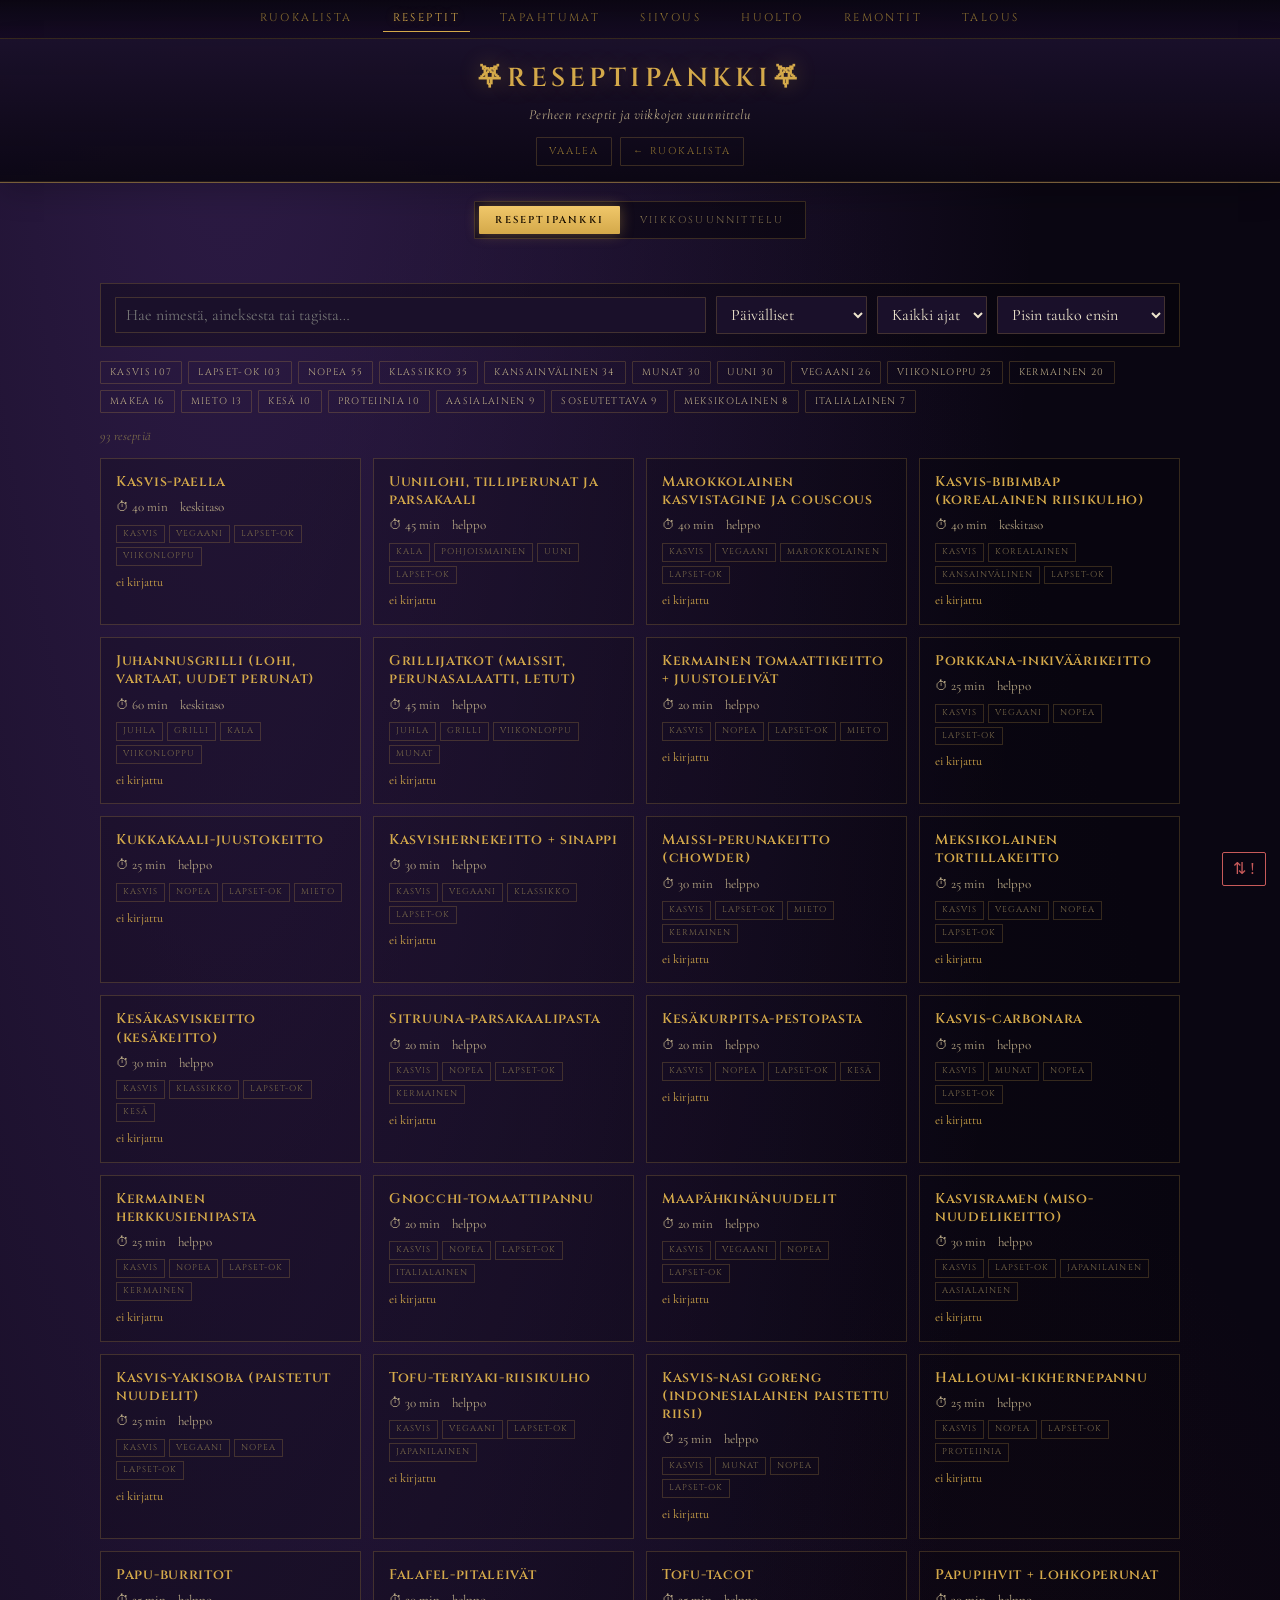
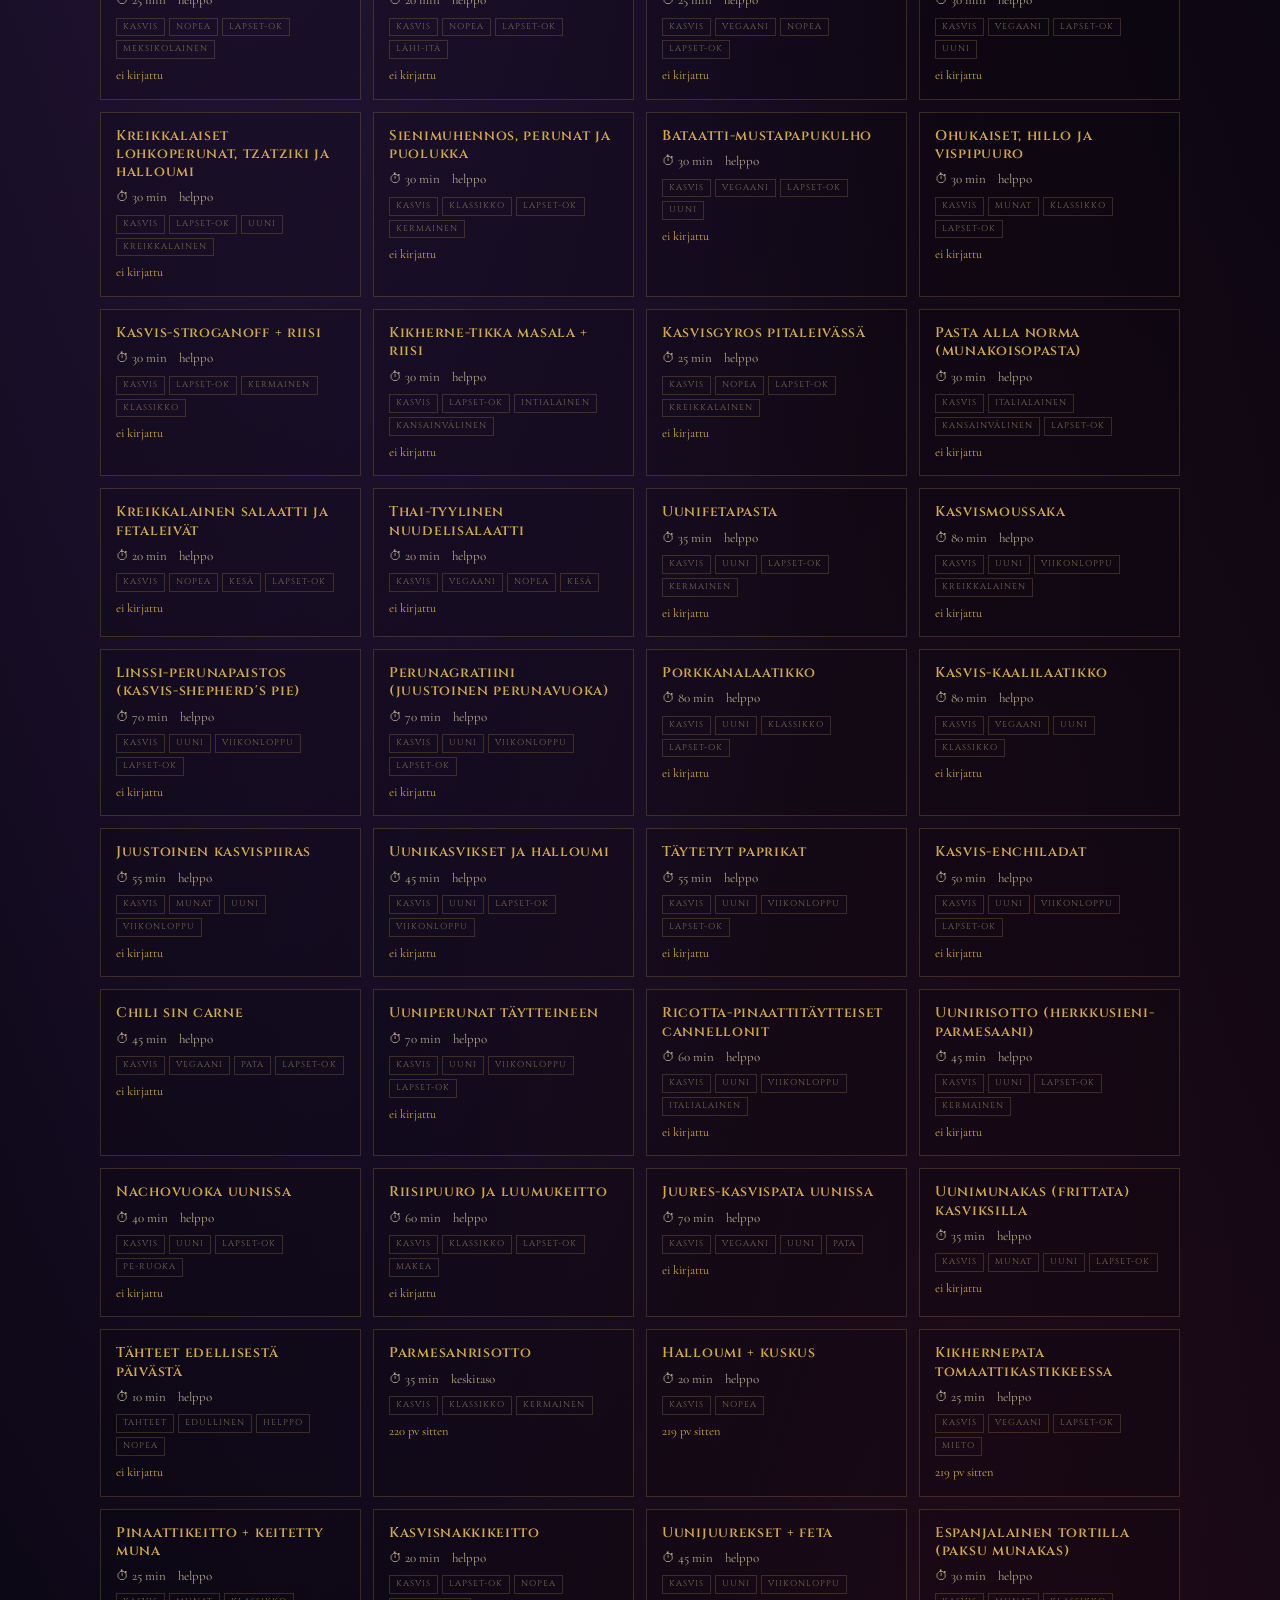
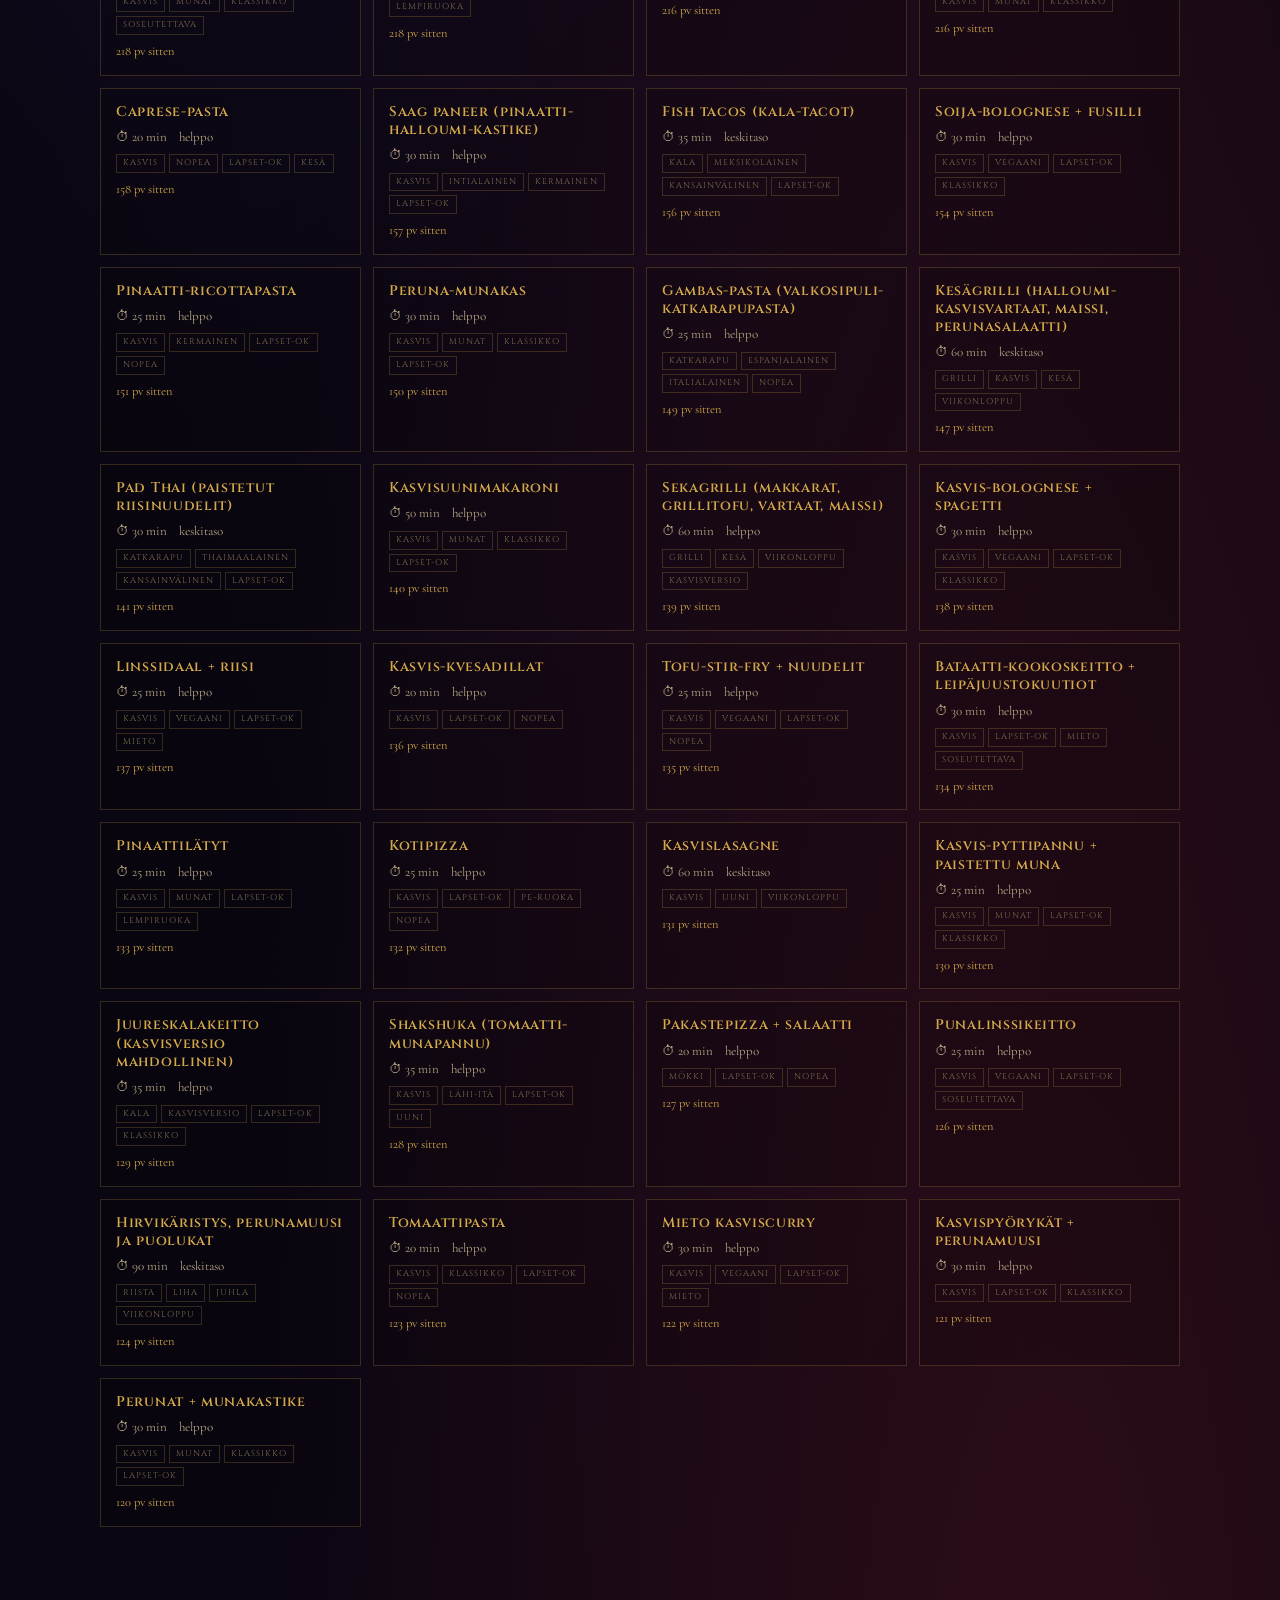
<file: reseptit.html>
<!DOCTYPE html>
<html lang="fi">
<head>
<meta charset="UTF-8">
<meta name="viewport" content="width=device-width, initial-scale=1.0">
<meta name="julkaistu" content="2026-08-07">
<meta name="robots" content="noindex, nofollow">
<title>Reseptipankki ja viikkosuunnittelu</title>
<link rel="preconnect" href="https://fonts.googleapis.com">
<link rel="preconnect" href="https://fonts.gstatic.com" crossorigin>
<link href="https://fonts.googleapis.com/css2?family=Cinzel:wght@400;500;600;700&family=Cormorant+Garamond:ital,wght@0,400;0,500;0,600;1,400;1,500&display=swap" rel="stylesheet">
<link rel="stylesheet" href="styles.css">
<script src="sync.js"></script>
<style>
:root {
  --bg: #0a0612;
  --bg-2: #140a22;
  --surface: #1a102a;
  --surface-2: #22143a;
  --ink: #ede4cc;
  --ink-dim: #b8a885;
  --muted: #7a6a4a;
  --gold: #d4a94a;
  --gold-bright: #f0c76a;
  --gold-dim: #8a6f30;
  --blood: #8b1e2b;
  --blood-soft: rgba(139, 30, 43, 0.15);
  --purple: #6a3fa0;
  --purple-bright: #9866d6;
  --purple-deep: #4a2b6e;
  --purple-soft: rgba(106, 63, 160, 0.22);
  --border: rgba(212, 169, 74, 0.22);
  --border-strong: rgba(212, 169, 74, 0.5);
  --shadow: 0 2px 10px rgba(0,0,0,0.6), 0 0 30px rgba(106, 63, 160, 0.18);
  --bg-glow-1: rgba(106, 63, 160, 0.4);
  --bg-glow-2: rgba(139, 30, 43, 0.28);
  --bg-glow-3: rgba(26, 16, 42, 0.4);
  --nav-bg: linear-gradient(180deg, rgba(10,6,18,0.98), rgba(20,10,34,0.95));
  --card-bg: rgba(0,0,0,0.18);
  --card-hover: rgba(212,169,74,0.08);
  --header-grad-1: rgba(26,16,42,0.97);
  --header-grad-2: rgba(10,6,18,0.93);
  --meta-bg: rgba(0,0,0,0.3);
  --tabs-bg: rgba(0,0,0,0.4);
  --tab-active-text: #1a0f00;
  --on-button: #1a0f00;
  --overlay: rgba(6, 3, 12, 0.82);
}

:root[data-theme="light"] {
  --bg: #eef4fa;
  --bg-2: #dfe9f3;
  --surface: #ffffff;
  --surface-2: #f4f8fc;
  --ink: #1d2a3a;
  --ink-dim: #4a5a6e;
  --muted: #8a9aac;
  --gold: #2c7fb8;
  --gold-bright: #4ea0d8;
  --gold-dim: #1b5a85;
  --blood: #b54850;
  --blood-soft: rgba(181, 72, 80, 0.12);
  --purple: #6f86c2;
  --purple-bright: #93a8e0;
  --purple-deep: #3f5395;
  --purple-soft: rgba(111, 134, 194, 0.18);
  --border: rgba(44, 127, 184, 0.28);
  --border-strong: rgba(44, 127, 184, 0.55);
  --shadow: 0 2px 10px rgba(60,90,130,0.08), 0 0 30px rgba(111, 134, 194, 0.10);
  --bg-glow-1: rgba(147, 168, 224, 0.35);
  --bg-glow-2: rgba(78, 160, 216, 0.20);
  --bg-glow-3: rgba(220, 232, 245, 0.55);
  --nav-bg: linear-gradient(180deg, rgba(255,255,255,0.96), rgba(238,244,250,0.94));
  --card-bg: rgba(255,255,255,0.62);
  --card-hover: rgba(44,127,184,0.08);
  --header-grad-1: rgba(255,255,255,0.94);
  --header-grad-2: rgba(238,244,250,0.92);
  --meta-bg: rgba(255,255,255,0.65);
  --tabs-bg: rgba(255,255,255,0.55);
  --tab-active-text: #ffffff;
  --on-button: #ffffff;
  --overlay: rgba(30, 50, 75, 0.55);
}

html, body {
  margin: 0; padding: 0;
  background:
    radial-gradient(ellipse at 18% -10%, var(--bg-glow-1), transparent 55%),
    radial-gradient(ellipse at 82% 110%, var(--bg-glow-2), transparent 55%),
    radial-gradient(ellipse at 50% 50%, var(--bg-glow-3), transparent 70%),
    var(--bg);
  color: var(--ink);
  font-family: 'Cormorant Garamond', 'Garamond', 'Palatino Linotype', Palatino, Georgia, serif;
  font-size: 17px;
  line-height: 1.5;
  min-height: 100vh;
}

/* ========== Header ========== */
header {
  background: linear-gradient(180deg, var(--header-grad-1), var(--header-grad-2));
  border-bottom: 1px solid var(--border-strong);
  padding: 20px 28px 16px;
  box-shadow: 0 10px 28px rgba(0,0,0,0.20), inset 0 -1px 0 rgba(212,169,74,0.1);
  text-align: center;
}
h1 {
  margin: 0;
  font-family: 'Cinzel', Georgia, serif;
  font-size: 26px;
  font-weight: 600;
  letter-spacing: 0.16em;
  text-transform: uppercase;
  color: var(--gold);
  text-shadow: 0 0 22px rgba(212,169,74,0.30);
}
.subtitle {
  margin: 6px 0 0;
  font-size: 14px;
  font-style: italic;
  color: var(--ink-dim);
  letter-spacing: 0.04em;
}
.header-tools { margin-top: 12px; display: flex; gap: 8px; justify-content: center; flex-wrap: wrap; }

/* ========== Napit ========== */
.btn {
  appearance: none;
  background: transparent;
  border: 1px solid var(--border);
  color: var(--gold-dim);
  font-family: 'Cinzel', Georgia, serif;
  font-size: 10px;
  letter-spacing: 0.18em;
  text-transform: uppercase;
  padding: 6px 12px;
  cursor: pointer;
  border-radius: 1px;
  transition: color 0.18s, border-color 0.18s, background 0.18s;
}
.btn:hover { color: var(--gold-bright); border-color: var(--gold); background: var(--card-hover); }
.btn.primary {
  background: linear-gradient(180deg, var(--gold-bright), var(--gold));
  color: var(--tab-active-text);
  border-color: var(--gold);
  font-weight: 600;
}
.btn.primary:hover { box-shadow: 0 0 16px rgba(212,169,74,0.40); color: var(--tab-active-text); }
.btn.danger { color: var(--blood); border-color: var(--blood); }
.btn.danger:hover { background: var(--blood-soft); color: var(--blood); border-color: var(--blood); }

/* ========== Tabit ========== */
.tabs-row {
  display: flex; gap: 4px; margin: 18px auto 22px;
  background: var(--tabs-bg);
  padding: 4px;
  border: 1px solid var(--border);
  border-radius: 1px;
  width: fit-content;
  flex-wrap: wrap;
  justify-content: center;
}
.tab {
  appearance: none; border: none; background: transparent;
  padding: 7px 16px;
  font-family: 'Cinzel', Georgia, serif;
  font-size: 10px;
  letter-spacing: 0.22em;
  text-transform: uppercase;
  border-radius: 1px;
  cursor: pointer;
  color: var(--muted);
  transition: all 0.2s;
}
.tab:hover { color: var(--gold-bright); }
.tab.active {
  background: linear-gradient(180deg, var(--gold-bright), var(--gold));
  color: var(--tab-active-text);
  font-weight: 600;
  box-shadow: 0 0 14px rgba(212, 169, 74, 0.35);
}

main { padding: 22px 28px 80px; max-width: 1080px; margin: 0 auto; }
section { display: none; }
section.active { display: block; }

/* ========== Suodattimet ========== */
.filters {
  display: flex; flex-wrap: wrap; gap: 10px; align-items: center;
  background: var(--meta-bg);
  border: 1px solid var(--border);
  padding: 12px 14px;
  margin-bottom: 14px;
}
.filters input[type="search"], .filters select, .picker-search {
  background: var(--surface);
  border: 1px solid var(--border);
  color: var(--ink);
  font-family: 'Cormorant Garamond', Georgia, serif;
  font-size: 16px;
  padding: 7px 10px;
  border-radius: 1px;
  outline: none;
}
.filters input[type="search"] { flex: 1 1 240px; min-width: 180px; }
.filters input[type="search"]:focus, .picker-search:focus { border-color: var(--gold); }
.chips { display: flex; flex-wrap: wrap; gap: 6px; margin-bottom: 14px; }
.chip {
  appearance: none;
  background: transparent;
  border: 1px solid var(--border);
  color: var(--ink-dim);
  font-family: 'Cinzel', Georgia, serif;
  font-size: 9.5px;
  letter-spacing: 0.14em;
  text-transform: uppercase;
  padding: 4px 9px;
  cursor: pointer;
  border-radius: 1px;
  transition: all 0.18s;
}
.chip:hover { border-color: var(--gold); color: var(--gold-bright); }
.chip.on { background: var(--purple-soft); border-color: var(--gold); color: var(--gold); }
.result-count {
  font-size: 13px; font-style: italic; color: var(--muted);
  margin: 0 0 12px; letter-spacing: 0.04em;
}

/* ========== Reseptikortit ========== */
.grid {
  display: grid;
  grid-template-columns: repeat(auto-fill, minmax(250px, 1fr));
  gap: 12px;
}
.card {
  background: var(--card-bg);
  border: 1px solid var(--border);
  padding: 14px 15px;
  cursor: pointer;
  transition: border-color 0.18s, background 0.18s, box-shadow 0.18s, transform 0.18s;
  display: flex; flex-direction: column; gap: 7px;
}
.card:hover {
  border-color: var(--gold);
  background: var(--card-hover);
  box-shadow: 0 0 18px rgba(106,63,160,0.16);
  transform: translateY(-1px);
}
.card h3 {
  margin: 0;
  font-family: 'Cinzel', Georgia, serif;
  font-size: 14px;
  font-weight: 600;
  letter-spacing: 0.05em;
  color: var(--gold);
  line-height: 1.3;
}
.card-meta { font-size: 13px; color: var(--ink-dim); display: flex; gap: 12px; flex-wrap: wrap; }
.card-tags { display: flex; flex-wrap: wrap; gap: 4px; }
.tag {
  font-family: 'Cinzel', Georgia, serif;
  font-size: 8.5px; letter-spacing: 0.12em; text-transform: uppercase;
  color: var(--muted); border: 1px solid var(--border); padding: 2px 6px;
}
.since { font-size: 12.5px; color: var(--muted); font-style: italic; }
.since.kauan { color: var(--gold); font-style: normal; }
.since.tuore { color: var(--blood); }

/* ========== Modaali ========== */
.overlay {
  position: fixed; inset: 0; background: var(--overlay);
  display: none; align-items: flex-start; justify-content: center;
  z-index: 50; padding: 40px 16px; overflow-y: auto;
  backdrop-filter: blur(2px);
}
.overlay.open { display: flex; }
.modal {
  background: linear-gradient(180deg, var(--surface), var(--bg-2));
  border: 1px solid var(--border-strong);
  box-shadow: var(--shadow);
  max-width: 720px; width: 100%;
  padding: 24px 26px 28px;
  position: relative;
}
.modal-close {
  position: absolute; top: 10px; right: 12px;
  background: transparent; border: none; color: var(--gold-dim);
  font-size: 22px; cursor: pointer; line-height: 1;
}
.modal-close:hover { color: var(--blood); }
.modal h2 {
  margin: 0 0 4px;
  font-family: 'Cinzel', Georgia, serif;
  font-size: 19px; letter-spacing: 0.08em; color: var(--gold);
  padding-right: 30px;
}
.modal h4 {
  margin: 20px 0 8px;
  font-family: 'Cinzel', Georgia, serif;
  font-size: 11px; letter-spacing: 0.2em; text-transform: uppercase;
  color: var(--gold-dim); font-weight: 500;
  border-bottom: 1px solid var(--border); padding-bottom: 5px;
}
.portion-row { display: flex; align-items: center; gap: 10px; margin-top: 12px; font-size: 14px; color: var(--ink-dim); }
.portion-row input {
  width: 58px; background: var(--surface); border: 1px solid var(--border);
  color: var(--ink); font-family: inherit; font-size: 16px; padding: 4px 6px; text-align: center;
}
.ing-list { list-style: none; padding: 0; margin: 0; }
.ing-list li {
  display: flex; justify-content: space-between; gap: 14px;
  padding: 5px 2px; border-bottom: 1px dotted var(--border); font-size: 16px;
}
.ing-list li:last-child { border-bottom: none; }
.ing-amount { color: var(--gold); white-space: nowrap; font-variant-numeric: tabular-nums; }
.ing-note { color: var(--muted); font-size: 13px; font-style: italic; }
.ing-list li.kaappi .ing-name::after { content: " 🏠"; font-size: 11px; }
.steps { margin: 0; padding-left: 22px; }
.steps li { margin-bottom: 8px; font-size: 16px; }
.huom {
  margin-top: 16px; padding: 10px 12px;
  background: var(--purple-soft); border-left: 2px solid var(--purple-bright);
  font-size: 15px; font-style: italic; color: var(--ink-dim);
}

/* ========== Suunnittelija ========== */
.week-bar {
  display: flex; align-items: center; justify-content: center; gap: 14px;
  margin-bottom: 14px; flex-wrap: wrap;
}
.week-label {
  font-family: 'Cinzel', Georgia, serif; font-size: 14px; letter-spacing: 0.14em;
  color: var(--gold); text-transform: uppercase; min-width: 240px; text-align: center;
}
.plan-actions { display: flex; gap: 8px; justify-content: center; flex-wrap: wrap; margin-bottom: 16px; }
.plan-table { width: 100%; border-collapse: collapse; }
.plan-table th {
  font-family: 'Cinzel', Georgia, serif; font-size: 10px; letter-spacing: 0.18em;
  text-transform: uppercase; color: var(--gold-dim); font-weight: 500;
  text-align: left; padding: 8px 10px; border-bottom: 1px solid var(--border);
}
.plan-table td {
  padding: 0; border-bottom: 1px solid var(--border); vertical-align: middle;
}
.plan-day {
  width: 150px; padding: 12px 10px;
  font-family: 'Cinzel', Georgia, serif; font-size: 11px; letter-spacing: 0.12em;
  color: var(--ink-dim); white-space: nowrap;
}
.plan-day .pvm { display: block; font-family: inherit; font-size: 10px; color: var(--muted); margin-top: 2px; }
.plan-slot {
  padding: 10px 12px; cursor: pointer; transition: background 0.18s;
  font-size: 17px; color: var(--ink); min-height: 26px;
}
.plan-slot:hover { background: var(--card-hover); }
.plan-slot.empty { color: var(--muted); font-style: italic; }
.plan-slot .aika { font-size: 12.5px; color: var(--muted); margin-left: 8px; white-space: nowrap; }
.plan-slot.locked { background: var(--meta-bg); }
tr.viikonloppu .plan-day { color: var(--gold-dim); }
.plan-row-tools { width: 74px; text-align: right; padding-right: 8px; white-space: nowrap; }
.mini {
  background: transparent; border: none; color: var(--muted);
  font-size: 15px; cursor: pointer; padding: 2px 5px;
}
.mini:hover { color: var(--gold-bright); }
.mini.x:hover { color: var(--blood); }
.plan-status {
  margin-top: 16px; font-size: 13.5px; font-style: italic; color: var(--muted);
  text-align: center; min-height: 20px;
}
.plan-status.ok { color: var(--gold); font-style: normal; }
.plan-status.err { color: var(--blood); }
.plan-help {
  margin: 0 0 16px; font-size: 14px; color: var(--ink-dim); text-align: center;
  font-style: italic; line-height: 1.55;
}
.picker-list { max-height: 46vh; overflow-y: auto; margin-top: 12px; }
.picker-item {
  display: flex; justify-content: space-between; gap: 12px; align-items: baseline;
  padding: 8px 10px; cursor: pointer; border-bottom: 1px solid var(--border);
}
.picker-item:hover { background: var(--card-hover); }
.picker-item .pn { font-size: 16px; color: var(--ink); }
.picker-item .pm { font-size: 12.5px; color: var(--muted); white-space: nowrap; }
.picker-search { width: 100%; margin-top: 12px; box-sizing: border-box; }
.json-out {
  width: 100%; box-sizing: border-box; margin-top: 12px;
  background: var(--surface); border: 1px solid var(--border); color: var(--ink-dim);
  font-family: ui-monospace, Menlo, Consolas, monospace; font-size: 12.5px;
  padding: 10px; min-height: 160px; border-radius: 1px;
}
.loading, .error-box {
  text-align: center; padding: 40px 20px; color: var(--muted); font-style: italic;
}
.error-box { color: var(--blood); font-style: normal; }

@media (max-width: 720px) {
  main { padding: 16px 14px 60px; }
  h1 { font-size: 20px; }
  .grid { grid-template-columns: 1fr; }
  .plan-day { width: 92px; font-size: 10px; }
  .plan-slot { font-size: 15px; }
  .modal { padding: 20px 16px 24px; }
}
@media print {
  .filters, .chips, .tabs-row, .header-tools, .plan-actions, .plan-row-tools, .overlay { display: none !important; }
}
</style>
</head>
<body>

<nav class="site-nav">
  <a href="index.html">Ruokalista</a>
  <a href="reseptit.html" class="current" aria-current="page">Reseptit</a>
  <a href="tapahtumat.html">Tapahtumat</a>
  <a href="siivous.html">Siivous</a>
  <a href="huolto.html">Huolto</a>
  <a href="remontit.html">Remontit</a>
  <a href="talous.html">Talous</a>
</nav>

<header>
  <h1>⛧Reseptipankki⛧</h1>
  <p class="subtitle">Perheen reseptit ja viikkojen suunnittelu</p>
  <div class="header-tools">
    <button class="btn" id="theme-toggle">Vaalea</button>
    <a class="btn" href="index.html" style="text-decoration:none">← Ruokalista</a>
  </div>
</header>

<div class="tabs-row">
  <button class="tab active" data-tab="bank">Reseptipankki</button>
  <button class="tab" data-tab="plan">Viikkosuunnittelu</button>
</div>

<main>

<!-- ================= RESEPTIPANKKI ================= -->
<section id="bank" class="active">
  <div class="filters">
    <input type="search" id="q" placeholder="Hae nimestä, aineksesta tai tagista…" autocomplete="off">
    <select id="f-kategoria">
      <option value="päivällinen">Päivälliset</option>
      <option value="aamiainen">Aamiaiset</option>
      <option value="välipala">Välipalat</option>
      <option value="iltapala">Iltapalat</option>
      <option value="juoma">Juomat</option>
      <option value="">Kaikki kategoriat</option>
    </select>
    <select id="f-aika">
      <option value="0">Kaikki ajat</option>
      <option value="20">≤ 20 min</option>
      <option value="30">≤ 30 min</option>
      <option value="45">≤ 45 min</option>
    </select>
    <select id="f-jarjestys">
      <option value="kauan">Pisin tauko ensin</option>
      <option value="nimi">Nimi A–Ö</option>
      <option value="aika">Nopein ensin</option>
      <option value="tuore">Viimeksi tehty ensin</option>
    </select>
  </div>
  <div class="chips" id="tag-chips"></div>
  <p class="result-count" id="result-count"></p>
  <div class="grid" id="grid"><p class="loading">Ladataan reseptejä…</p></div>
</section>

<!-- ================= VIIKKOSUUNNITTELU ================= -->
<section id="plan">
  <p class="plan-help">
    Paina <strong>Ehdota viikko</strong> — algoritmi täyttää tyhjät päivät: arki nopeilla
    ruoilla, viikonloppu isommilla, painottaen pisimpään syömättä olleita. Klikkaa mitä tahansa
    päivää vaihtaaksesi ruoan reseptipankista. Lauantai on oletuksena viikon ylijäämille.
    Valinnat tallentuvat heti ja siirtyvät perhesynkalla sivulle seuraavassa päivityksessä.
  </p>
  <div class="week-bar">
    <button class="btn" id="wk-prev">‹ Edellinen</button>
    <span class="week-label" id="wk-label">—</span>
    <button class="btn" id="wk-next">Seuraava ›</button>
  </div>
  <div class="plan-actions">
    <button class="btn primary" id="wk-suggest">✦ Ehdota viikko</button>
    <button class="btn" id="wk-fill">↻ Suunnittele uudelleen</button>
    <button class="btn" id="wk-copy">⎘ Kopioi planned-JSON</button>
    <button class="btn danger" id="wk-clear">✕ Tyhjennä viikko</button>
  </div>
  <table class="plan-table">
    <thead>
      <tr><th>Päivä</th><th>Päivällinen</th><th></th></tr>
    </thead>
    <tbody id="plan-body"></tbody>
  </table>
  <p class="plan-status" id="plan-status"></p>
</section>

</main>

<!-- Reseptin tiedot -->
<div class="overlay" id="recipe-overlay">
  <div class="modal" id="recipe-modal" role="dialog" aria-modal="true"></div>
</div>

<!-- Reseptin valitsin -->
<div class="overlay" id="picker-overlay">
  <div class="modal" role="dialog" aria-modal="true">
    <button class="modal-close" data-close="picker">×</button>
    <h2 id="picker-title">Valitse ruoka</h2>
    <input type="search" class="picker-search" id="picker-q" placeholder="Hae reseptiä…" autocomplete="off">
    <div class="picker-list" id="picker-list"></div>
    <div style="margin-top:14px; display:flex; gap:8px; flex-wrap:wrap">
      <button class="btn" id="picker-leftovers">Ylijäämät / ei suunnitelmaa</button>
    </div>
  </div>
</div>

<!-- JSON-vienti -->
<div class="overlay" id="json-overlay">
  <div class="modal" role="dialog" aria-modal="true">
    <button class="modal-close" data-close="json">×</button>
    <h2>planned-JSON</h2>
    <p style="font-size:14px;color:var(--ink-dim);margin:8px 0 0">
      Nämä rivit voi liittää suoraan <code>reseptit.json</code>-tiedoston
      <code>planned</code>-kenttään. Suunnitelma menee GitHubiin myös automaattisesti,
      jos perhesynkka on käytössä.
    </p>
    <textarea class="json-out" id="json-text" readonly></textarea>
    <div style="margin-top:12px"><button class="btn primary" id="json-copy">Kopioi leikepöydälle</button></div>
  </div>
</div>

<script>
(function () {
  "use strict";

  var THEME_KEY = "ruokalista-theme";
  var PLAN_KEY  = "ruokalista-suunnittelu-v1";
  var PAIVAT    = ["Maanantai","Tiistai","Keskiviikko","Torstai","Perjantai","Lauantai","Sunnuntai"];
  var KUUKAUDET = ["tammi","helmi","maalis","huhti","touko","kesä","heinä","elo","syys","loka","marras","joulu"];

  var reseptit = [];      // kaikki
  var byId = {};
  var plannedJson = {};   // reseptit.json:n planned (vain luku, näyttöä varten)
  var plan = {};          // { "2026-08-10": "kotipizza" } — käyttäjän suunnitelma
  var viikonMa = null;    // näytettävän viikon maanantai (Date)
  var pickerPvm = null;

  // ---------- apurit ----------
  function iso(d) {
    return d.getFullYear() + "-" + String(d.getMonth()+1).padStart(2,"0") + "-" + String(d.getDate()).padStart(2,"0");
  }
  function parseIso(s) { var p = s.split("-"); return new Date(+p[0], +p[1]-1, +p[2]); }
  function addDays(d, n) { var x = new Date(d.getTime()); x.setDate(x.getDate()+n); return x; }
  function maanantai(d) {
    var x = new Date(d.getFullYear(), d.getMonth(), d.getDate());
    var wd = (x.getDay() + 6) % 7; // 0 = ma
    return addDays(x, -wd);
  }
  function viikkonumero(d) {
    var t = new Date(Date.UTC(d.getFullYear(), d.getMonth(), d.getDate()));
    var dn = (t.getUTCDay() + 6) % 7;
    t.setUTCDate(t.getUTCDate() - dn + 3);
    var eka = new Date(Date.UTC(t.getUTCFullYear(), 0, 4));
    var ekaDn = (eka.getUTCDay() + 6) % 7;
    eka.setUTCDate(eka.getUTCDate() - ekaDn + 3);
    return 1 + Math.round((t - eka) / (7*24*3600*1000));
  }
  function lyhytPvm(d) { return d.getDate() + "." + KUUKAUDET[d.getMonth()] + "kuuta"; }
  function paivia(isoPvm) {
    if (!isoPvm) return 9999;
    var ms = new Date().setHours(0,0,0,0) - parseIso(isoPvm).getTime();
    return Math.round(ms / 86400000);
  }
  function esc(s) {
    return String(s == null ? "" : s).replace(/[&<>"']/g, function (c) {
      return {"&":"&amp;","<":"&lt;",">":"&gt;",'"':"&quot;","'":"&#39;"}[c];
    });
  }
  function pyorista(n) {
    if (n == null || isNaN(n)) return "";
    if (n >= 10) return String(Math.round(n));
    if (n >= 1)  return String(Math.round(n*10)/10).replace(".", ",");
    return String(Math.round(n*100)/100).replace(".", ",");
  }

  // ---------- lataus ----------
  function lataa() {
    fetch("reseptit.json?t=" + Date.now())
      .then(function (r) {
        if (!r.ok) throw new Error("HTTP " + r.status);
        return r.json();
      })
      .then(function (d) {
        reseptit = (d.reseptit || []).slice();
        plannedJson = (d.planned && typeof d.planned === "object") ? d.planned : {};
        reseptit.forEach(function (r) { byId[r.id] = r; });
        lataaSuunnitelma();
        rakennaTagit();
        renderGrid();
        renderPlan();
      })
      .catch(function (e) {
        document.getElementById("grid").innerHTML =
          '<div class="error-box">Reseptien lataus epäonnistui (' + esc(e.message) + ').<br>' +
          'Jos avasit tiedoston suoraan koneelta, avaa sivu sen sijaan osoitteesta ' +
          'heikkihauskaviita.github.io — selain ei salli paikallista latausta.</div>';
      });
  }

  function lataaSuunnitelma() {
    try {
      var raw = localStorage.getItem(PLAN_KEY);
      plan = raw ? JSON.parse(raw) : {};
      if (typeof plan !== "object" || plan === null) plan = {};
    } catch (e) { plan = {}; }
  }
  function tallennaSuunnitelma(viesti) {
    try {
      localStorage.setItem(PLAN_KEY, JSON.stringify(plan));  // sync.js poimii tämän
      status(viesti || "Tallennettu", "ok");
    } catch (e) {
      status("Tallennus epäonnistui: " + e.message, "err");
    }
  }
  function status(txt, cls) {
    var el = document.getElementById("plan-status");
    el.textContent = txt;
    el.className = "plan-status" + (cls ? " " + cls : "");
  }

  // ---------- Reseptipankki ----------
  var valitutTagit = {};

  function rakennaTagit() {
    var laskuri = {};
    reseptit.forEach(function (r) {
      (r.tagit || []).forEach(function (t) { laskuri[t] = (laskuri[t]||0) + 1; });
    });
    var tagit = Object.keys(laskuri).sort(function (a,b) { return laskuri[b]-laskuri[a] || a.localeCompare(b,"fi"); });
    var wrap = document.getElementById("tag-chips");
    wrap.innerHTML = "";
    tagit.slice(0, 18).forEach(function (t) {
      var b = document.createElement("button");
      b.className = "chip"; b.textContent = t + " " + laskuri[t];
      b.addEventListener("click", function () {
        if (valitutTagit[t]) delete valitutTagit[t]; else valitutTagit[t] = true;
        b.classList.toggle("on");
        renderGrid();
      });
      wrap.appendChild(b);
    });
  }

  function suodata() {
    var q = document.getElementById("q").value.trim().toLowerCase();
    var kat = document.getElementById("f-kategoria").value;
    var aika = +document.getElementById("f-aika").value;
    var jarj = document.getElementById("f-jarjestys").value;
    var tagit = Object.keys(valitutTagit);

    var lista = reseptit.filter(function (r) {
      if (kat && r.kategoria !== kat) return false;
      if (aika && (r.max_minuutit || 999) > aika) return false;
      for (var i = 0; i < tagit.length; i++) {
        if ((r.tagit || []).indexOf(tagit[i]) === -1) return false;
      }
      if (q) {
        var hay = r.nimi + " " + (r.tagit||[]).join(" ") + " " +
                  (r.ainekset||[]).map(function (a) { return a.nimi; }).join(" ");
        if (hay.toLowerCase().indexOf(q) === -1) return false;
      }
      return true;
    });

    lista.sort(function (a,b) {
      if (jarj === "nimi") return a.nimi.localeCompare(b.nimi, "fi");
      if (jarj === "aika") return (a.max_minuutit||999) - (b.max_minuutit||999);
      if (jarj === "tuore") return paivia(a.last_cooked) - paivia(b.last_cooked);
      return paivia(b.last_cooked) - paivia(a.last_cooked);
    });
    return lista;
  }

  function sinceTeksti(r) {
    if (!r.last_cooked) return { txt: "ei kirjattu", cls: "kauan" };
    var p = paivia(r.last_cooked);
    if (p <= 0) return { txt: "tänään", cls: "tuore" };
    if (p === 1) return { txt: "eilen", cls: "tuore" };
    if (p < 14)  return { txt: p + " pv sitten", cls: "tuore" };
    if (p < 60)  return { txt: p + " pv sitten", cls: "" };
    return { txt: p + " pv sitten", cls: "kauan" };
  }

  function renderGrid() {
    var lista = suodata();
    var grid = document.getElementById("grid");
    document.getElementById("result-count").textContent =
      lista.length + (lista.length === 1 ? " resepti" : " reseptiä");
    if (!lista.length) {
      grid.innerHTML = '<p class="loading">Ei osumia — kokeile väljempiä suodattimia.</p>';
      return;
    }
    grid.innerHTML = lista.map(function (r) {
      var s = sinceTeksti(r);
      return '<div class="card" data-id="' + esc(r.id) + '">' +
        '<h3>' + esc(r.nimi) + '</h3>' +
        '<div class="card-meta"><span>⏱ ' + (r.max_minuutit||"?") + ' min</span>' +
        '<span>' + esc(r.vaikeustaso||"") + '</span></div>' +
        '<div class="card-tags">' + (r.tagit||[]).slice(0,4).map(function (t) {
          return '<span class="tag">' + esc(t) + '</span>'; }).join("") + '</div>' +
        '<span class="since ' + s.cls + '">' + s.txt + '</span>' +
      '</div>';
    }).join("");
    Array.prototype.forEach.call(grid.querySelectorAll(".card"), function (c) {
      c.addEventListener("click", function () { avaaResepti(c.getAttribute("data-id")); });
    });
  }

  // ---------- Reseptin tiedot ----------
  var nykyResepti = null;

  function avaaResepti(id) {
    var r = byId[id];
    if (!r) return;
    nykyResepti = r;
    piirraResepti(r.annoskoko || 5);
    document.getElementById("recipe-overlay").classList.add("open");
  }

  function ainesRivi(a, kerroin) {
    var maara = (a.maara != null) ? pyorista(a.maara * kerroin) : "";
    var yks = a.yksikko || "";
    var lisa = [];
    if (a.merkki) lisa.push(a.merkki);
    if (a.huom) lisa.push(a.huom);
    if (a.kaytto) lisa.push(a.kaytto);
    return '<li' + (a.kaappitavara ? ' class="kaappi"' : '') + '>' +
      '<span class="ing-name">' + esc(a.nimi) +
      (lisa.length ? ' <span class="ing-note">' + esc(lisa.join(" · ")) + '</span>' : '') +
      '</span>' +
      '<span class="ing-amount">' + esc((maara + " " + yks).trim()) + '</span></li>';
  }

  function piirraResepti(annokset) {
    var r = nykyResepti;
    var perus = r.annoskoko || 5;
    var kerroin = annokset / perus;
    var s = sinceTeksti(r);
    var html =
      '<button class="modal-close" data-close="recipe">×</button>' +
      '<h2>' + esc(r.nimi) + '</h2>' +
      '<div class="card-meta" style="margin-top:6px">' +
        '<span>⏱ ' + (r.max_minuutit||"?") + ' min</span>' +
        '<span>' + esc(r.vaikeustaso||"") + '</span>' +
        '<span class="since ' + s.cls + '">' + s.txt + '</span>' +
      '</div>' +
      '<div class="card-tags" style="margin-top:8px">' +
        (r.tagit||[]).map(function (t) { return '<span class="tag">' + esc(t) + '</span>'; }).join("") +
      '</div>' +
      '<div class="portion-row">' +
        '<label for="annokset">Annoksia</label>' +
        '<input type="number" id="annokset" min="1" max="20" step="1" value="' + annokset + '">' +
        '<span>(resepti ' + perus + ' hengelle)</span>' +
      '</div>' +
      // Ainekset-otsikko vain jos aineksia on (esim. Tähteet-päivä on tyhjä)
      ((r.ainekset||[]).length
        ? '<h4>Ainekset</h4><ul class="ing-list">' +
            r.ainekset.map(function (a) { return ainesRivi(a, kerroin); }).join("") +
          '</ul>'
        : '');
    if ((r.lisukkeet||[]).length) {
      html += '<h4>Lisukkeet</h4><ul class="ing-list">' +
        r.lisukkeet.map(function (a) { return ainesRivi(a, kerroin); }).join("") + '</ul>';
    }
    html += '<h4>Ohje</h4><ol class="steps">' +
      (r.ohje||[]).map(function (v) { return '<li>' + esc(v) + '</li>'; }).join("") + '</ol>';
    if (r.huom) html += '<div class="huom">' + esc(r.huom) + '</div>';

    var m = document.getElementById("recipe-modal");
    m.innerHTML = html;
    m.querySelector('[data-close]').addEventListener("click", suljeModaalit);
    var inp = document.getElementById("annokset");
    inp.addEventListener("input", function () {
      var n = parseInt(inp.value, 10);
      if (n > 0 && n <= 40) {
        var pos = inp.selectionStart;
        piirraResepti(n);
        var uusi = document.getElementById("annokset");
        uusi.focus(); try { uusi.setSelectionRange(pos, pos); } catch (e) {}
      }
    });
  }

  function suljeModaalit() {
    ["recipe-overlay","picker-overlay","json-overlay"].forEach(function (id) {
      document.getElementById(id).classList.remove("open");
    });
  }

  // ---------- Viikkosuunnittelu ----------
  function renderPlan() {
    if (!viikonMa) viikonMa = addDays(maanantai(new Date()), 7); // oletus: ensi viikko
    var su = addDays(viikonMa, 6);
    document.getElementById("wk-label").textContent =
      "Viikko " + viikkonumero(viikonMa) + " · " + viikonMa.getDate() + "." +
      (viikonMa.getMonth()+1) + ".–" + su.getDate() + "." + (su.getMonth()+1) + "." + su.getFullYear();

    var tbody = document.getElementById("plan-body");
    tbody.innerHTML = "";
    for (var i = 0; i < 7; i++) {
      var d = addDays(viikonMa, i);
      var pvm = iso(d);
      var rid = plan[pvm] || plannedJson[pvm] || "";
      var r = byId[rid];
      var lukittu = !plan[pvm] && !!plannedJson[pvm];
      // planned[pvm] = null = viikko menee suunnitelman ohi, päivä on tarkoituksella tyhjä
      var tyhjaksiMerkitty = !plan[pvm] && (pvm in plannedJson) && !plannedJson[pvm];
      var tr = document.createElement("tr");
      if (i >= 5) tr.className = "viikonloppu";

      var teksti, slotCls = "plan-slot";
      if (r) {
        teksti = esc(r.nimi) + '<span class="aika">⏱ ' + (r.max_minuutit||"?") + ' min</span>';
        if (lukittu) { teksti += '<span class="aika">· jo julkaistu</span>'; slotCls += " locked"; }
      } else if (tyhjaksiMerkitty) {
        teksti = "Ei suunnitelmaa — viikko jätetty tyhjäksi"; slotCls += " empty locked";
      } else if (i === 5) {
        teksti = "Viikon ylijäämät"; slotCls += " empty";
      } else {
        teksti = "— klikkaa ja valitse —"; slotCls += " empty";
      }

      tr.innerHTML =
        '<td class="plan-day">' + PAIVAT[i] + '<span class="pvm">' + d.getDate() + "." + (d.getMonth()+1) + ".</span></td>" +
        '<td><div class="' + slotCls + '" data-pvm="' + pvm + '">' + teksti + '</div></td>' +
        '<td class="plan-row-tools">' +
          (r ? '<button class="mini" title="Näytä resepti" data-nayta="' + esc(rid) + '">👁</button>' : '') +
          (plan[pvm] ? '<button class="mini x" title="Poista" data-poista="' + pvm + '">✕</button>' : '') +
        '</td>';
      tbody.appendChild(tr);
    }

    Array.prototype.forEach.call(tbody.querySelectorAll(".plan-slot"), function (el) {
      el.addEventListener("click", function () { avaaValitsin(el.getAttribute("data-pvm")); });
    });
    Array.prototype.forEach.call(tbody.querySelectorAll("[data-nayta]"), function (b) {
      b.addEventListener("click", function (e) { e.stopPropagation(); avaaResepti(b.getAttribute("data-nayta")); });
    });
    Array.prototype.forEach.call(tbody.querySelectorAll("[data-poista]"), function (b) {
      b.addEventListener("click", function (e) {
        e.stopPropagation();
        delete plan[b.getAttribute("data-poista")];
        tallennaSuunnitelma("Päivä tyhjennetty");
        renderPlan();
      });
    });
  }

  // Ehdotusalgoritmi — sama logiikka kuin julkaise.py:ssä, kevennettynä
  function ehdota(vainTyhjat) {
    var arkiRaja = 35;                 // ma–pe: enintään näin pitkä
    var estaTagitArki = ["viikonloppu","juhla"];
    // juhannusgrilli, hirvikäristys yms. valitaan käsin; tähdepäivä on aina tietoinen valinta
    var estaTagitAina = ["juhla", "tahteet"];
    var kaytetyt = {};

    // Muualla lukitut / äskettäin syödyt pois pelistä
    Object.keys(plan).forEach(function (p) { kaytetyt[plan[p]] = true; });
    Object.keys(plannedJson).forEach(function (p) {
      var ero = Math.abs((parseIso(p) - viikonMa) / 86400000);
      if (ero <= 21) kaytetyt[plannedJson[p]] = true;
    });

    var ehdokkaat = reseptit.filter(function (r) {
      return r.kategoria === "päivällinen" && paivia(r.last_cooked) >= 14;
    });

    function valitse(i) {
      var d = addDays(viikonMa, i);
      var arki = i < 5;
      var pool = ehdokkaat.filter(function (r) {
        if (kaytetyt[r.id]) return false;
        for (var j = 0; j < estaTagitAina.length; j++) {
          if ((r.tagit||[]).indexOf(estaTagitAina[j]) !== -1) return false;
        }
        if (arki) {
          if ((r.max_minuutit || 999) > arkiRaja) return false;
          for (var k = 0; k < estaTagitArki.length; k++) {
            if ((r.tagit||[]).indexOf(estaTagitArki[k]) !== -1) return false;
          }
        }
        return true;
      });
      if (!pool.length) return null;

      pool.forEach(function (r) {
        var pisteet = Math.min(paivia(r.last_cooked), 400);
        if (i === 4 && (r.tagit||[]).indexOf("pe-ruoka") !== -1) pisteet += 120;   // perjantai
        if (i === 6 && (r.tagit||[]).indexOf("viikonloppu") !== -1) pisteet += 90; // sunnuntai
        if (i === 6 && (r.max_minuutit||0) >= 40) pisteet += 30;
        if ((r.tagit||[]).indexOf("lapset-ok") !== -1) pisteet += 25;
        r._p = pisteet + Math.random() * 40;
      });
      pool.sort(function (a,b) { return b._p - a._p; });
      return pool[0];
    }

    var lisatty = 0;
    for (var i = 0; i < 7; i++) {
      if (i === 5) continue;                       // lauantai = ylijäämät
      var pvm = iso(addDays(viikonMa, i));
      if (vainTyhjat && (plan[pvm] || plannedJson[pvm])) { kaytetyt[plan[pvm]||plannedJson[pvm]] = true; continue; }
      var r = valitse(i);
      if (r) { plan[pvm] = r.id; kaytetyt[r.id] = true; lisatty++; }
    }
    if (lisatty) {
      tallennaSuunnitelma("Ehdotettu " + lisatty + " päivää — muokkaa klikkaamalla");
    } else {
      status(vainTyhjat ? "Viikko on jo kokonaan suunniteltu" : "Ei ehdokkaita — kaikki reseptit on tehty äskettäin", "");
    }
    renderPlan();
  }

  // ---------- Valitsin ----------
  function avaaValitsin(pvm) {
    pickerPvm = pvm;
    var d = parseIso(pvm);
    document.getElementById("picker-title").textContent =
      PAIVAT[(d.getDay()+6)%7] + " " + d.getDate() + "." + (d.getMonth()+1) + ".";
    document.getElementById("picker-q").value = "";
    piirraValitsin("");
    document.getElementById("picker-overlay").classList.add("open");
    setTimeout(function () { document.getElementById("picker-q").focus(); }, 50);
  }

  function piirraValitsin(q) {
    q = (q||"").trim().toLowerCase();
    var lista = reseptit.filter(function (r) {
      if (r.kategoria !== "päivällinen" && q === "") return false;
      if (!q) return true;
      return (r.nimi + " " + (r.tagit||[]).join(" ")).toLowerCase().indexOf(q) !== -1;
    });
    lista.sort(function (a,b) { return paivia(b.last_cooked) - paivia(a.last_cooked); });
    var el = document.getElementById("picker-list");
    el.innerHTML = lista.map(function (r) {
      var s = sinceTeksti(r);
      return '<div class="picker-item" data-id="' + esc(r.id) + '">' +
        '<span class="pn">' + esc(r.nimi) + '</span>' +
        '<span class="pm">' + (r.max_minuutit||"?") + ' min · ' + s.txt + '</span></div>';
    }).join("") || '<p class="loading">Ei osumia.</p>';
    Array.prototype.forEach.call(el.querySelectorAll(".picker-item"), function (it) {
      it.addEventListener("click", function () {
        plan[pickerPvm] = it.getAttribute("data-id");
        tallennaSuunnitelma("Päivä päivitetty");
        suljeModaalit();
        renderPlan();
      });
    });
  }

  // ---------- JSON-vienti ----------
  function avaaJson() {
    var rivit = Object.keys(plan).sort().filter(function (p) { return plan[p]; });
    var txt = rivit.map(function (p) {
      return '  "' + p + '": "' + plan[p] + '",';
    }).join("\n");
    document.getElementById("json-text").value = txt || "(ei suunniteltuja päiviä)";
    document.getElementById("json-overlay").classList.add("open");
  }

  // ---------- Teema ----------
  function bindTheme() {
    var btn = document.getElementById("theme-toggle");
    var apply = function (t) {
      if (t === "light") { document.documentElement.setAttribute("data-theme","light"); btn.textContent = "Tumma"; }
      else { document.documentElement.removeAttribute("data-theme"); btn.textContent = "Vaalea"; }
    };
    apply(localStorage.getItem(THEME_KEY) || "dark");
    btn.addEventListener("click", function () {
      var next = document.documentElement.getAttribute("data-theme") === "light" ? "dark" : "light";
      localStorage.setItem(THEME_KEY, next);
      apply(next);
    });
  }

  // ---------- Sidonnat ----------
  Array.prototype.forEach.call(document.querySelectorAll(".tab"), function (t) {
    t.addEventListener("click", function () {
      Array.prototype.forEach.call(document.querySelectorAll(".tab"), function (x) { x.classList.remove("active"); });
      Array.prototype.forEach.call(document.querySelectorAll("main section"), function (s) { s.classList.remove("active"); });
      t.classList.add("active");
      document.getElementById(t.getAttribute("data-tab")).classList.add("active");
    });
  });

  ["q","f-kategoria","f-aika","f-jarjestys"].forEach(function (id) {
    document.getElementById(id).addEventListener("input", renderGrid);
  });

  document.getElementById("wk-prev").addEventListener("click", function () { viikonMa = addDays(viikonMa, -7); renderPlan(); status(""); });
  document.getElementById("wk-next").addEventListener("click", function () { viikonMa = addDays(viikonMa,  7); renderPlan(); status(""); });
  // Ehdota = täytä vain tyhjät päivät (ei ylikirjoita jo julkaistuja eikä käsin valittuja)
  document.getElementById("wk-suggest").addEventListener("click", function () { ehdota(true); });
  // Suunnittele uudelleen = korvaa koko viikko, myös jo julkaistut päivät
  document.getElementById("wk-fill").addEventListener("click", function () {
    if (window.confirm("Korvataanko koko viikon päivälliset uusilla ehdotuksilla?\n\nMyös jo sivulla julkaistut päivät vaihtuvat.")) {
      ehdota(false);
    }
  });
  document.getElementById("wk-copy").addEventListener("click", avaaJson);
  document.getElementById("wk-clear").addEventListener("click", function () {
    for (var i = 0; i < 7; i++) delete plan[iso(addDays(viikonMa, i))];
    tallennaSuunnitelma("Viikko tyhjennetty");
    renderPlan();
  });
  document.getElementById("picker-q").addEventListener("input", function (e) { piirraValitsin(e.target.value); });
  document.getElementById("picker-leftovers").addEventListener("click", function () {
    delete plan[pickerPvm];
    tallennaSuunnitelma("Päivä jätetty ylijäämille");
    suljeModaalit(); renderPlan();
  });
  document.getElementById("json-copy").addEventListener("click", function () {
    var ta = document.getElementById("json-text");
    ta.select();
    try { document.execCommand("copy"); this.textContent = "Kopioitu ✓"; } catch (e) {}
    var b = this;
    setTimeout(function () { b.textContent = "Kopioi leikepöydälle"; }, 1800);
  });
  Array.prototype.forEach.call(document.querySelectorAll("[data-close]"), function (b) {
    b.addEventListener("click", suljeModaalit);
  });
  Array.prototype.forEach.call(document.querySelectorAll(".overlay"), function (o) {
    o.addEventListener("click", function (e) { if (e.target === o) suljeModaalit(); });
  });
  document.addEventListener("keydown", function (e) { if (e.key === "Escape") suljeModaalit(); });

  bindTheme();
  lataa();
})();
</script>
</body>
</html>
</file>
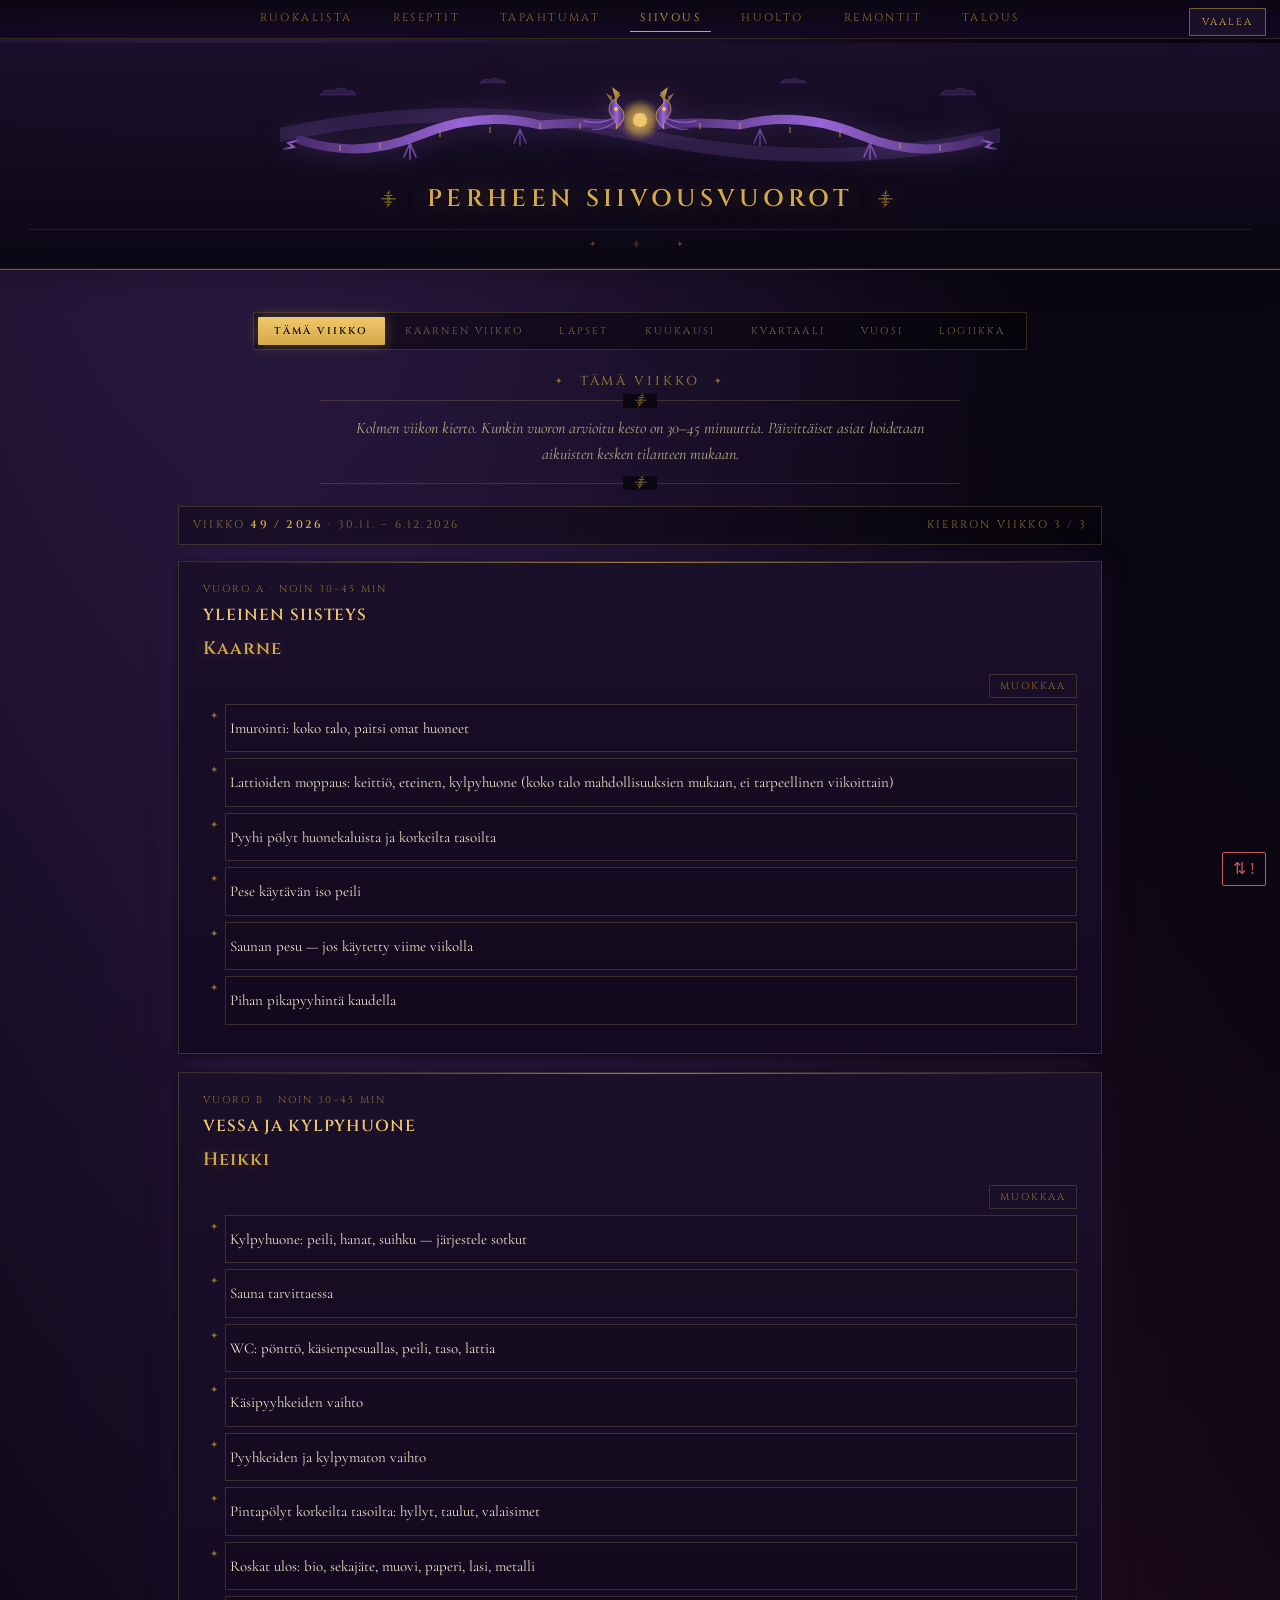
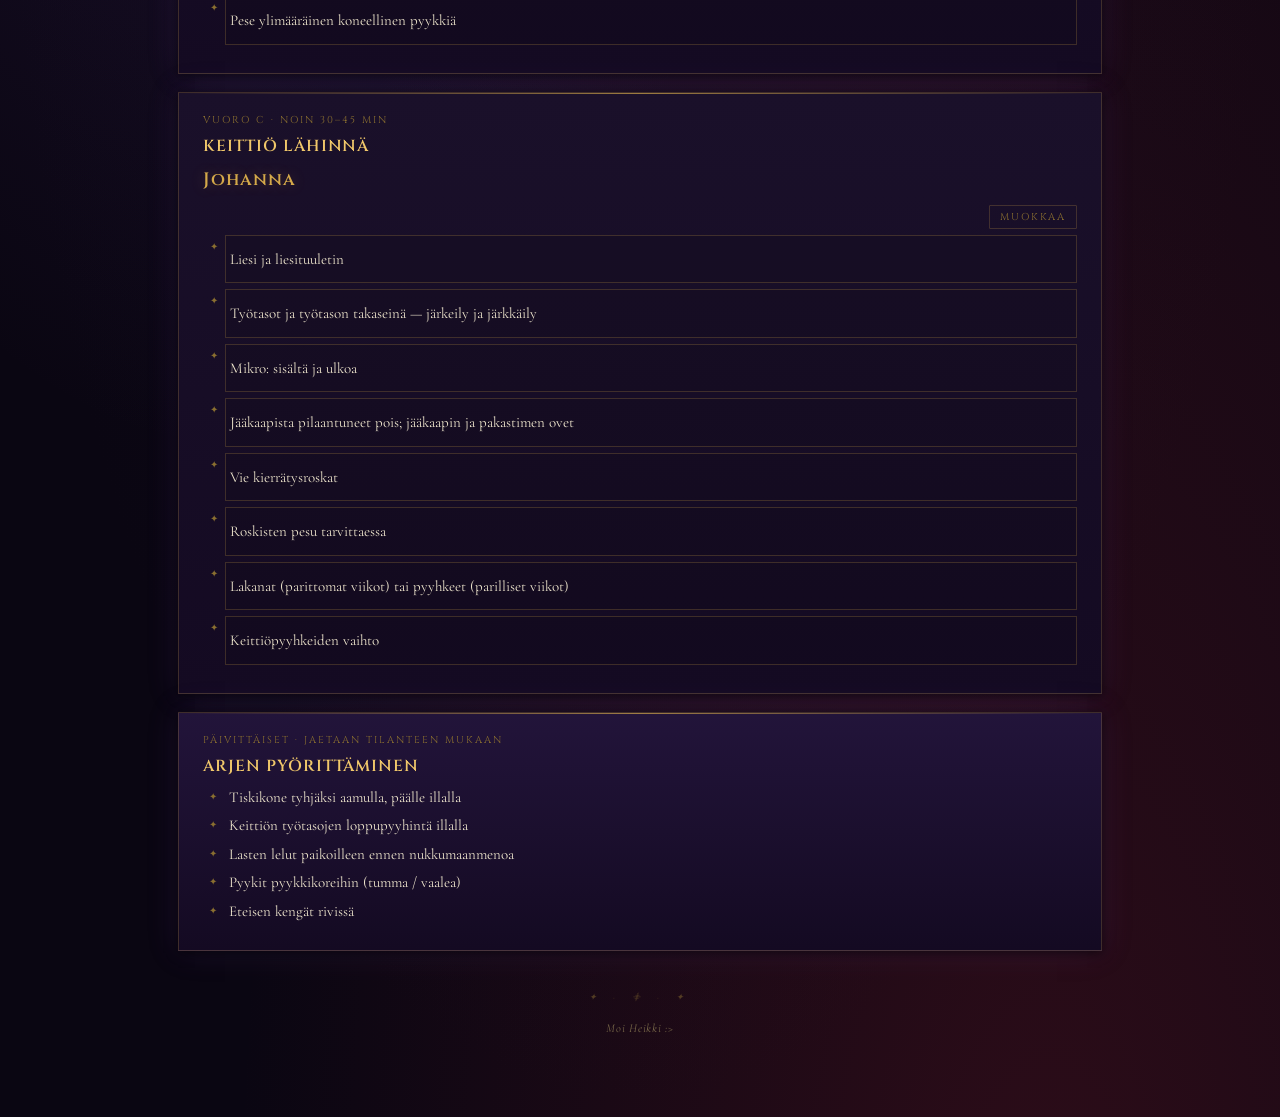
<file: siivous.html>
<!DOCTYPE html>
<html lang="fi">
<head>
<meta charset="UTF-8">
<meta name="viewport" content="width=device-width, initial-scale=1.0">
<meta name="julkaistu" content="2026-05-10">
<meta name="robots" content="noindex, nofollow">
<title>Perheen siivousvuorot</title>
<link rel="preconnect" href="https://fonts.googleapis.com">
<link rel="preconnect" href="https://fonts.gstatic.com" crossorigin>
<link href="https://fonts.googleapis.com/css2?family=Cinzel:wght@400;500;600;700&family=Cormorant+Garamond:ital,wght@0,400;0,500;0,600;1,400;1,500&display=swap" rel="stylesheet">
<script src="sync.js"></script>
<style>
:root {
  /* Tumma teema (oletus, Heikin alkuperäinen) */
  --bg: #0a0612;
  --bg-2: #140a22;
  --surface: #1a102a;
  --surface-2: #22143a;
  --ink: #ede4cc;
  --ink-dim: #b8a885;
  --muted: #7a6a4a;
  --gold: #d4a94a;
  --gold-bright: #f0c76a;
  --gold-dim: #8a6f30;
  --blood: #8b1e2b;
  --blood-soft: rgba(139, 30, 43, 0.15);
  --purple: #6a3fa0;
  --purple-bright: #9866d6;
  --purple-deep: #4a2b6e;
  --purple-soft: rgba(106, 63, 160, 0.22);
  --border: rgba(212, 169, 74, 0.22);
  --border-strong: rgba(212, 169, 74, 0.5);
  --shadow: 0 2px 10px rgba(0,0,0,0.6), 0 0 30px rgba(106, 63, 160, 0.18);
  --bg-glow-1: rgba(106, 63, 160, 0.4);
  --bg-glow-2: rgba(139, 30, 43, 0.28);
  --bg-glow-3: rgba(26, 16, 42, 0.4);
  --nav-bg: linear-gradient(180deg, rgba(10,6,18,0.98), rgba(20,10,34,0.95));
  --task-hover: rgba(212,169,74,0.08);
  --task-done-bg: rgba(106,63,160,0.18);
  --task-done-border: rgba(152,102,214,0.45);
  --header-grad-1: rgba(26,16,42,0.97);
  --header-grad-2: rgba(10,6,18,0.93);
  --rotation-th-1: rgba(106,63,160,0.45);
  --rotation-th-2: rgba(34,20,58,0.35);
  --rotation-current: rgba(212, 169, 74, 0.12);
  --meta-bg: rgba(0,0,0,0.3);
  --tabs-bg: rgba(0,0,0,0.4);
  --tab-active-text: #1a0f00;
  --on-button: #1a0f00;
}

/* Vaalea teema — Kaarnen toive: valko-vaaleansininen, hilpeämpi */
:root[data-theme="light"] {
  --bg: #eef4fa;
  --bg-2: #dfe9f3;
  --surface: #ffffff;
  --surface-2: #f4f8fc;
  --ink: #1d2a3a;
  --ink-dim: #4a5a6e;
  --muted: #8a9aac;
  --gold: #2c7fb8;            /* Sininen accent vaihtaa kullan paikan */
  --gold-bright: #4ea0d8;
  --gold-dim: #1b5a85;
  --blood: #b54850;
  --blood-soft: rgba(181, 72, 80, 0.12);
  --purple: #6f86c2;
  --purple-bright: #93a8e0;
  --purple-deep: #3f5395;
  --purple-soft: rgba(111, 134, 194, 0.18);
  --border: rgba(44, 127, 184, 0.28);
  --border-strong: rgba(44, 127, 184, 0.55);
  --shadow: 0 2px 10px rgba(60,90,130,0.08), 0 0 30px rgba(111, 134, 194, 0.10);
  --bg-glow-1: rgba(147, 168, 224, 0.35);
  --bg-glow-2: rgba(78, 160, 216, 0.20);
  --bg-glow-3: rgba(220, 232, 245, 0.55);
  --nav-bg: linear-gradient(180deg, rgba(255,255,255,0.96), rgba(238,244,250,0.94));
  --task-hover: rgba(44,127,184,0.08);
  --task-done-bg: rgba(111,134,194,0.16);
  --task-done-border: rgba(147,168,224,0.55);
  --header-grad-1: rgba(255,255,255,0.94);
  --header-grad-2: rgba(238,244,250,0.92);
  --rotation-th-1: rgba(111,134,194,0.30);
  --rotation-th-2: rgba(220,232,245,0.50);
  --rotation-current: rgba(78, 160, 216, 0.18);
  --meta-bg: rgba(255,255,255,0.65);
  --tabs-bg: rgba(255,255,255,0.55);
  --tab-active-text: #ffffff;
  --on-button: #ffffff;
}

/* ========== Klikattavat viikkotehtävät (Kaarnen koodi, hieman siivottu) ========== */
.task-list {
  list-style: none;
  padding-left: 0;
  margin: 0;
}
.task-list li {
  position: relative;
  margin: 8px 0;
  padding: 12px 14px 12px 42px;
  border: 1px solid var(--border);
  background: rgba(0,0,0,0.10);
  cursor: pointer;
  transition: background 0.18s, border-color 0.18s, box-shadow 0.18s;
  user-select: none;
  font-size: 15px;
  color: var(--ink);
}
:root[data-theme="light"] .task-list li { background: rgba(255,255,255,0.55); }
.task-list li::before {
  content: "☐";
  position: absolute;
  left: 14px;
  top: 10px;
  color: var(--gold-dim);
  font-size: 16px;
}
.task-list li:hover {
  border-color: var(--gold);
  background: var(--task-hover);
  box-shadow: 0 0 14px rgba(78, 160, 216, 0.10);
}
.task-list li.done {
  background: var(--task-done-bg);
  border-color: var(--task-done-border);
  color: var(--muted);
  text-decoration: line-through;
}
.task-list li.done::before {
  content: "☑";
  color: var(--gold);
  text-shadow: 0 0 10px rgba(212,169,74,0.40);
}

/* ========== Listan muokkaustila ========== */
.list-controls {
  display: flex;
  justify-content: flex-end;
  margin-bottom: 6px;
}
.edit-btn {
  appearance: none;
  background: transparent;
  border: 1px solid var(--border);
  color: var(--gold-dim);
  font-family: 'Cinzel', Georgia, serif;
  font-size: 10px;
  letter-spacing: 0.18em;
  text-transform: uppercase;
  padding: 4px 10px;
  cursor: pointer;
  border-radius: 1px;
  transition: color 0.18s, border-color 0.18s;
}
.edit-btn:hover { color: var(--gold-bright); border-color: var(--gold); }
.edit-btn.active { color: var(--gold); border-color: var(--gold); background: var(--task-hover); }
.task-list.editing li {
  cursor: text;
  padding-right: 42px;
}
.task-list.editing li::before { content: "✎"; }
.task-list.editing li .text {
  outline: none;
  border-bottom: 1px dashed var(--border);
  padding-bottom: 2px;
}
.task-list.editing li .remove {
  position: absolute;
  right: 10px;
  top: 50%;
  transform: translateY(-50%);
  background: transparent;
  border: none;
  color: var(--blood);
  font-size: 18px;
  cursor: pointer;
  padding: 4px 8px;
  line-height: 1;
}
.task-list.editing li .remove:hover { color: var(--gold-bright); }
.add-item-btn {
  margin-top: 8px;
  background: transparent;
  border: 1px dashed var(--border);
  color: var(--gold-dim);
  padding: 8px 14px;
  width: 100%;
  cursor: pointer;
  font-family: 'Cinzel', Georgia, serif;
  font-size: 11px;
  letter-spacing: 0.18em;
  text-transform: uppercase;
  display: none;
}
.task-list.editing + .add-item-btn { display: block; }
.add-item-btn:hover { color: var(--gold-bright); border-color: var(--gold); }

/* ========== Teema-toggle ========== */
.theme-toggle {
  position: fixed;
  top: 8px;
  right: 14px;
  z-index: 30;
  appearance: none;
  background: var(--surface);
  border: 1px solid var(--border-strong);
  color: var(--gold);
  font-family: 'Cinzel', Georgia, serif;
  font-size: 10px;
  letter-spacing: 0.2em;
  text-transform: uppercase;
  padding: 6px 12px;
  cursor: pointer;
  border-radius: 1px;
  transition: all 0.2s;
  box-shadow: var(--shadow);
}
.theme-toggle:hover {
  color: var(--gold-bright);
  border-color: var(--gold);
}
* { box-sizing: border-box; }
html, body {
  margin: 0; padding: 0;
  background:
    radial-gradient(ellipse at 18% -10%, var(--bg-glow-1), transparent 55%),
    radial-gradient(ellipse at 82% 110%, var(--bg-glow-2), transparent 55%),
    radial-gradient(ellipse at 50% 50%, var(--bg-glow-3), transparent 70%),
    var(--bg);
  color: var(--ink);
  font-family: 'Cormorant Garamond', 'Garamond', 'Palatino Linotype', Palatino, Georgia, serif;
  font-size: 17px;
  line-height: 1.5;
  min-height: 100vh;
}

/* ========== Site-nav ========== */





/* ========== Header ========== */
header {
  background: linear-gradient(180deg, var(--header-grad-1), var(--header-grad-2));
  border-bottom: 1px solid var(--border-strong);
  padding: 22px 28px 18px;
  position: sticky; top: 42px; z-index: 10;
  box-shadow: 0 10px 28px rgba(0,0,0,0.20), inset 0 -1px 0 rgba(212,169,74,0.1);
  text-align: center;
}
.dragon-wrap {
  display: block;
  margin: 0 auto 6px;
  max-width: 720px;
  line-height: 0;
}
.dragon-wrap svg {
  width: 100%;
  height: auto;
  display: block;
  filter: drop-shadow(0 0 14px rgba(152, 102, 214, 0.35));
}
header h1 {
  margin: 4px 0 12px 0;
  font-family: 'Cinzel', 'Trajan Pro', Georgia, serif;
  font-size: 24px;
  font-weight: 600;
  letter-spacing: 0.18em;
  text-transform: uppercase;
  color: var(--gold);
  text-shadow: 0 0 22px rgba(212, 169, 74, 0.35), 0 0 2px rgba(0,0,0,0.6);
}
header h1 .sigil {
  color: var(--gold-dim);
  margin: 0 14px;
  font-size: 18px;
  vertical-align: middle;
  font-weight: normal;
}
header::after {
  content: "✦ · ⸎ · ✦";
  display: block;
  text-align: center;
  color: var(--gold-dim);
  letter-spacing: 0.8em;
  font-size: 9px;
  margin-top: 8px;
  padding-top: 8px;
  border-top: 1px solid var(--border);
  opacity: 0.55;
}

/* ========== Tabs (subtabs-tyyli) ========== */
.tabs-row {
  display: flex; gap: 4px; margin: 18px auto 22px;
  background: var(--tabs-bg);
  padding: 4px;
  border: 1px solid var(--border);
  border-radius: 1px;
  width: fit-content;
  flex-wrap: wrap;
  justify-content: center;
}
.tab {
  appearance: none; border: none; background: transparent;
  padding: 7px 16px;
  font-family: 'Cinzel', Georgia, serif;
  font-size: 10px;
  letter-spacing: 0.22em;
  text-transform: uppercase;
  border-radius: 1px;
  cursor: pointer;
  color: var(--muted);
  transition: all 0.2s;
}
.tab:hover { color: var(--gold-bright); }
.tab.active {
  background: linear-gradient(180deg, var(--gold-bright), var(--gold));
  color: var(--tab-active-text);
  font-weight: 600;
  box-shadow: 0 0 14px rgba(212, 169, 74, 0.35);
}

main { padding: 28px 28px 80px; max-width: 980px; margin: 0 auto; }
section { display: none; }
section.active { display: block; }

section h2 {
  margin: 0 0 6px 0;
  font-family: 'Cinzel', Georgia, serif;
  font-size: 13px;
  letter-spacing: 0.22em;
  text-transform: uppercase;
  color: var(--gold-dim);
  font-weight: 500;
  text-align: center;
}
section h2::before, section h2::after {
  content: "✦";
  color: var(--gold-dim);
  margin: 0 14px;
  font-size: 9px;
  vertical-align: middle;
}

.epigraph {
  text-align: center;
  font-family: 'Cormorant Garamond', Georgia, serif;
  font-style: italic;
  font-size: 16px;
  color: var(--ink-dim);
  max-width: 640px;
  margin: 8px auto 22px;
  line-height: 1.65;
  padding: 14px 26px 16px;
  position: relative;
  border-top: 1px solid var(--border);
  border-bottom: 1px solid var(--border);
}
.epigraph::before, .epigraph::after {
  content: "⸎";
  position: absolute;
  color: var(--gold-dim);
  font-size: 14px;
  background: var(--bg);
  padding: 0 10px;
  line-height: 1;
}
.epigraph::before { top: -7px; left: 50%; transform: translateX(-50%); }
.epigraph::after { bottom: -7px; left: 50%; transform: translateX(-50%); }

/* ========== Card ========== */
.card {
  background: linear-gradient(180deg, var(--surface), var(--bg-2));
  border: 1px solid var(--border);
  padding: 20px 24px 22px;
  margin-bottom: 18px;
  box-shadow: var(--shadow);
  position: relative;
}
.card::before {
  content: "";
  position: absolute;
  top: 0; left: 0; right: 0;
  height: 1px;
  background: linear-gradient(90deg, transparent, var(--gold), transparent);
  opacity: 0.7;
}
.card .role {
  font-family: 'Cinzel', Georgia, serif;
  font-size: 10px;
  text-transform: uppercase;
  letter-spacing: 0.2em;
  color: var(--gold-dim);
  margin-bottom: 6px;
}
.card h3 {
  margin: 0 0 8px 0;
  font-family: 'Cinzel', Georgia, serif;
  font-size: 16px;
  letter-spacing: 0.06em;
  color: var(--gold-bright);
  font-weight: 600;
  text-transform: uppercase;
}
.card .who {
  font-family: 'Cinzel', Georgia, serif;
  font-size: 18px;
  font-weight: 600;
  letter-spacing: 0.06em;
  color: var(--gold);
  margin-bottom: 12px;
  text-shadow: 0 0 14px rgba(212, 169, 74, 0.3);
}
.card ul {
  margin: 0 0 0 4px;
  padding-left: 18px;
  list-style: none;
}
.card ul li {
  position: relative;
  margin: 6px 0;
  color: var(--ink);
  font-size: 15px;
  padding-left: 4px;
}
.card ul li::marker { content: ""; }
.card ul li::before {
  content: "✦";
  color: var(--gold-dim);
  font-size: 10px;
  position: absolute;
  left: -16px;
  top: 4px;
}

/* Lasten alikortti viikkokortin sisällä */
.kid-help {
  margin-top: 14px;
  padding: 12px 14px 14px;
  background: rgba(106, 63, 160, 0.12);
  border-left: 2px solid var(--purple-bright);
  font-size: 14px;
}
.kid-help .kid-label {
  display: block;
  font-family: 'Cinzel', Georgia, serif;
  font-size: 9px;
  letter-spacing: 0.2em;
  text-transform: uppercase;
  color: var(--purple-bright);
  margin-bottom: 6px;
}
.kid-help ul {
  padding-left: 14px;
  margin: 0;
}
.kid-help ul li {
  font-size: 14px;
  margin: 3px 0;
  color: var(--ink-dim);
}
.kid-help ul li::before {
  content: "▸";
  color: var(--purple-bright);
  left: -14px;
}

/* ========== Meta-rivi ========== */
.meta {
  display: flex;
  justify-content: space-between;
  align-items: baseline;
  flex-wrap: wrap;
  gap: 8px;
  margin: 0 0 16px;
  padding: 10px 14px;
  background: var(--meta-bg);
  border: 1px solid var(--border);
}
.meta .week {
  font-family: 'Cinzel', Georgia, serif;
  font-size: 11px;
  letter-spacing: 0.2em;
  text-transform: uppercase;
  color: var(--gold-dim);
}
.meta .week strong {
  color: var(--gold);
  font-weight: 600;
}

/* ========== Tarkistuslista ========== */
.check-list { list-style: none; padding: 0; margin: 0; }
.check-list li {
  display: flex;
  align-items: flex-start;
  gap: 12px;
  padding: 10px 4px;
  border-bottom: 1px dashed var(--border);
  font-size: 15px;
}
.check-list li:last-child { border-bottom: none; }
.check-list input[type="checkbox"] {
  margin-top: 4px;
  width: 17px;
  height: 17px;
  cursor: pointer;
  accent-color: var(--gold);
  flex-shrink: 0;
}
.check-list label {
  cursor: pointer;
  flex: 1;
  color: var(--ink);
}
.check-list .done label {
  text-decoration: line-through;
  color: var(--muted);
  font-style: italic;
}
.reset-btn {
  margin-top: 14px;
  background: transparent;
  border: 1px solid var(--border);
  color: var(--muted);
  padding: 6px 14px;
  border-radius: 1px;
  cursor: pointer;
  font-family: 'Cinzel', Georgia, serif;
  font-size: 10px;
  letter-spacing: 0.18em;
  text-transform: uppercase;
}
.reset-btn:hover {
  color: var(--gold-bright);
  border-color: var(--gold);
  box-shadow: 0 0 10px rgba(212, 169, 74, 0.3);
}

/* ========== Quarter ja vuosi ========== */
.quarter-list {
  list-style: none;
  padding: 0;
  margin: 14px 0 0;
}
.quarter-list li {
  display: flex;
  justify-content: space-between;
  padding: 12px 4px;
  border-bottom: 1px solid var(--border);
  font-size: 15px;
}
.quarter-list li:last-child { border-bottom: none; }
.quarter-list .when {
  color: var(--gold-dim);
  font-family: 'Cinzel', Georgia, serif;
  font-size: 11px;
  letter-spacing: 0.18em;
  text-transform: uppercase;
}

.year-section h4 {
  margin: 18px 0 8px;
  font-family: 'Cinzel', Georgia, serif;
  font-size: 12px;
  letter-spacing: 0.2em;
  text-transform: uppercase;
  color: var(--purple-bright);
  font-weight: 500;
}

/* ========== Rotation table ========== */
table.rotation {
  width: 100%;
  border-collapse: collapse;
  margin: 14px 0;
  font-size: 14px;
}
table.rotation thead th {
  background: linear-gradient(180deg, var(--rotation-th-1), var(--rotation-th-2));
  text-align: left;
  font-family: 'Cinzel', Georgia, serif;
  font-weight: 600;
  color: var(--gold);
  font-size: 10px;
  letter-spacing: 0.18em;
  text-transform: uppercase;
  padding: 10px 12px;
  border-bottom: 1px solid var(--border-strong);
}
table.rotation td {
  padding: 10px 12px;
  border-bottom: 1px solid var(--border);
  color: var(--ink);
}
table.rotation tr.current td {
  background: var(--rotation-current);
  font-weight: 600;
  color: var(--gold-bright);
  box-shadow: inset 3px 0 0 var(--gold);
}

/* ========== Info-laatikko ========== */
.info-box {
  background: var(--purple-soft);
  border: 1px solid rgba(106, 63, 160, 0.4);
  padding: 12px 16px;
  margin: 16px 0;
  font-size: 14px;
  color: var(--ink-dim);
  font-style: italic;
  border-left: 3px solid var(--purple-bright);
}

/* ========== Lapset-välilehti ========== */
.kids-grid {
  display: grid;
  grid-template-columns: repeat(auto-fit, minmax(320px, 1fr));
  gap: 16px;
  margin-top: 4px;
}
.kid-card {
  background: linear-gradient(180deg, rgba(106,63,160,0.18), rgba(26,16,42,0.55));
  border: 1px solid rgba(106, 63, 160, 0.4);
  padding: 18px 20px 22px;
  position: relative;
  box-shadow: 0 2px 10px rgba(0,0,0,0.5), 0 0 24px rgba(106, 63, 160, 0.15);
}
.kid-card::before {
  content: "";
  position: absolute;
  top: 0; left: 0; right: 0;
  height: 1px;
  background: linear-gradient(90deg, transparent, var(--purple-bright), transparent);
  opacity: 0.8;
}
.kid-card h3 {
  margin: 0 0 4px;
  font-family: 'Cinzel', Georgia, serif;
  font-size: 14px;
  letter-spacing: 0.16em;
  text-transform: uppercase;
  color: var(--purple-bright);
  font-weight: 600;
}
.kid-card .age {
  font-family: 'Cinzel', Georgia, serif;
  font-size: 9px;
  letter-spacing: 0.22em;
  text-transform: uppercase;
  color: var(--ink-dim);
  margin-bottom: 12px;
  display: block;
}
.kid-card h4 {
  margin: 14px 0 6px;
  font-family: 'Cinzel', Georgia, serif;
  font-size: 10px;
  letter-spacing: 0.18em;
  text-transform: uppercase;
  color: var(--gold-dim);
  font-weight: 500;
}
.kid-card ul li::before {
  color: var(--purple-bright);
}

footer {
  margin-top: 40px;
  text-align: center;
  color: var(--muted);
  font-size: 12px;
  font-style: italic;
  letter-spacing: 0.06em;
}
footer::before {
  content: "✦ · ⸎ · ✦";
  display: block;
  color: var(--gold-dim);
  letter-spacing: 0.8em;
  font-size: 9px;
  margin-bottom: 14px;
  opacity: 0.5;
}

@media (max-width: 720px){
  
  
  header h1 { font-size: 18px; letter-spacing: 0.14em; }
  main { padding: 22px 16px 60px; }
  .card { padding: 16px 18px; }
  .tabs-row { width: 100%; }
}
</style>
  <link rel="stylesheet" href="styles.css">
</head>
<body>

<button class="theme-toggle" id="theme-toggle" type="button" title="Vaihda värimaailma">Vaalea</button>

<nav class="site-nav">
  <a href="index.html">Ruokalista</a>
  <a href="reseptit.html">Reseptit</a>
  <a href="tapahtumat.html">Tapahtumat</a>
  <a href="siivous.html" class="current" aria-current="page">Siivous</a>
  <a href="huolto.html">Huolto</a>
  <a href="remontit.html">Remontit</a>
  <a href="talous.html">Talous</a>
</nav>

<header>
  <div class="dragon-wrap" aria-hidden="true">
    <!-- Kiinalaistyylinen lohikäärme, S-mutkalla, viiksin ja sarvein -->
    <svg viewBox="0 0 720 110" xmlns="http://www.w3.org/2000/svg">
      <defs>
        <linearGradient id="dragonBody" x1="0" y1="0" x2="1" y2="0">
          <stop offset="0%" stop-color="#4a2b6e"/>
          <stop offset="50%" stop-color="#9866d6"/>
          <stop offset="100%" stop-color="#4a2b6e"/>
        </linearGradient>
        <linearGradient id="dragonAccent" x1="0" y1="0" x2="1" y2="1">
          <stop offset="0%" stop-color="#d4a94a"/>
          <stop offset="100%" stop-color="#8a6f30"/>
        </linearGradient>
        <radialGradient id="orb" cx="0.5" cy="0.5" r="0.5">
          <stop offset="0%" stop-color="#f0c76a" stop-opacity="0.95"/>
          <stop offset="60%" stop-color="#d4a94a" stop-opacity="0.55"/>
          <stop offset="100%" stop-color="#8a6f30" stop-opacity="0"/>
        </radialGradient>
      </defs>

      <!-- Tausta-aalto, hyvin himmeä -->
      <path d="M 0 70 Q 180 30, 360 70 T 720 70" stroke="rgba(152,102,214,0.18)" stroke-width="14" fill="none" stroke-linecap="round"/>

      <!-- Loitsupallo keskellä -->
      <circle cx="360" cy="55" r="22" fill="url(#orb)"/>
      <circle cx="360" cy="55" r="7" fill="#f0c76a"/>

      <!-- VASEN LOHIKÄÄRME (pää keskellä, runko vasempaan) -->
      <g>
        <!-- Runko: kaareva path joka kulkee vasemmasta reunasta keskelle -->
        <path d="M 20 75 Q 80 95, 140 70 T 260 60 Q 310 56, 340 60"
              stroke="url(#dragonBody)" stroke-width="9" fill="none" stroke-linecap="round"/>
        <!-- Skaalat (pieniä viiruja rungossa) -->
        <g stroke="#d4a94a" stroke-width="1.2" opacity="0.7">
          <line x1="60" y1="80" x2="60" y2="86"/>
          <line x1="100" y1="78" x2="100" y2="84"/>
          <line x1="160" y1="66" x2="160" y2="72"/>
          <line x1="210" y1="62" x2="210" y2="68"/>
          <line x1="260" y1="58" x2="260" y2="64"/>
          <line x1="300" y1="58" x2="300" y2="64"/>
        </g>
        <!-- Pää -->
        <path d="M 340 60 Q 348 50, 340 42 Q 332 36, 340 30 L 332 36 Q 326 44, 332 52 Q 338 58, 336 64 Z" fill="url(#dragonBody)" stroke="#d4a94a" stroke-width="0.8"/>
        <!-- Sarvi -->
        <path d="M 336 36 L 332 22 L 340 28 Z" fill="url(#dragonAccent)"/>
        <path d="M 332 38 L 326 28 L 332 32 Z" fill="url(#dragonAccent)" opacity="0.8"/>
        <!-- Silmä -->
        <circle cx="336" cy="44" r="2" fill="#f0c76a"/>
        <!-- Viikset -->
        <path d="M 336 52 Q 320 60, 304 56" stroke="#9866d6" stroke-width="1.4" fill="none" stroke-linecap="round" opacity="0.8"/>
        <path d="M 336 56 Q 324 66, 312 64" stroke="#9866d6" stroke-width="1.2" fill="none" stroke-linecap="round" opacity="0.7"/>
        <!-- Pyrstön kärki -->
        <path d="M 20 75 L 8 78 L 14 82 L 4 84" stroke="url(#dragonBody)" stroke-width="2" fill="none" stroke-linecap="round"/>
        <!-- Pieni jalka -->
        <path d="M 130 78 L 124 92 M 130 78 L 130 94 M 130 78 L 136 92" stroke="#9866d6" stroke-width="1.6" fill="none" stroke-linecap="round" opacity="0.7"/>
        <path d="M 240 64 L 234 78 M 240 64 L 240 80 M 240 64 L 246 78" stroke="#9866d6" stroke-width="1.4" fill="none" stroke-linecap="round" opacity="0.6"/>
      </g>

      <!-- OIKEA LOHIKÄÄRME (peilikuva) -->
      <g transform="translate(720,0) scale(-1,1)">
        <path d="M 20 75 Q 80 95, 140 70 T 260 60 Q 310 56, 340 60"
              stroke="url(#dragonBody)" stroke-width="9" fill="none" stroke-linecap="round"/>
        <g stroke="#d4a94a" stroke-width="1.2" opacity="0.7">
          <line x1="60" y1="80" x2="60" y2="86"/>
          <line x1="100" y1="78" x2="100" y2="84"/>
          <line x1="160" y1="66" x2="160" y2="72"/>
          <line x1="210" y1="62" x2="210" y2="68"/>
          <line x1="260" y1="58" x2="260" y2="64"/>
          <line x1="300" y1="58" x2="300" y2="64"/>
        </g>
        <path d="M 340 60 Q 348 50, 340 42 Q 332 36, 340 30 L 332 36 Q 326 44, 332 52 Q 338 58, 336 64 Z" fill="url(#dragonBody)" stroke="#d4a94a" stroke-width="0.8"/>
        <path d="M 336 36 L 332 22 L 340 28 Z" fill="url(#dragonAccent)"/>
        <path d="M 332 38 L 326 28 L 332 32 Z" fill="url(#dragonAccent)" opacity="0.8"/>
        <circle cx="336" cy="44" r="2" fill="#f0c76a"/>
        <path d="M 336 52 Q 320 60, 304 56" stroke="#9866d6" stroke-width="1.4" fill="none" stroke-linecap="round" opacity="0.8"/>
        <path d="M 336 56 Q 324 66, 312 64" stroke="#9866d6" stroke-width="1.2" fill="none" stroke-linecap="round" opacity="0.7"/>
        <path d="M 20 75 L 8 78 L 14 82 L 4 84" stroke="url(#dragonBody)" stroke-width="2" fill="none" stroke-linecap="round"/>
        <path d="M 130 78 L 124 92 M 130 78 L 130 94 M 130 78 L 136 92" stroke="#9866d6" stroke-width="1.6" fill="none" stroke-linecap="round" opacity="0.7"/>
        <path d="M 240 64 L 234 78 M 240 64 L 240 80 M 240 64 L 246 78" stroke="#9866d6" stroke-width="1.4" fill="none" stroke-linecap="round" opacity="0.6"/>
      </g>

      <!-- Pilvet ympärillä -->
      <g fill="rgba(152,102,214,0.18)" stroke="rgba(152,102,214,0.3)" stroke-width="0.6">
        <path d="M 40 30 q 6 -8 14 -4 q 6 -6 14 0 q 6 -2 8 4 z"/>
        <path d="M 660 30 q 6 -8 14 -4 q 6 -6 14 0 q 6 -2 8 4 z"/>
        <path d="M 200 18 q 4 -6 10 -3 q 4 -4 10 0 q 4 -1 6 3 z"/>
        <path d="M 500 18 q 4 -6 10 -3 q 4 -4 10 0 q 4 -1 6 3 z"/>
      </g>
    </svg>
  </div>
  <h1><span class="sigil">⸎</span> Perheen siivousvuorot <span class="sigil">⸎</span></h1>
</header>

<main>
  <div class="tabs-row">
    <button class="tab active" data-tab="week">Tämä viikko</button>
    <button class="tab" data-tab="unemployed">Kaarnen viikko</button>
    <button class="tab" data-tab="kids">Lapset</button>
    <button class="tab" data-tab="month">Kuukausi</button>
    <button class="tab" data-tab="quarter">Kvartaali</button>
    <button class="tab" data-tab="year">Vuosi</button>
    <button class="tab" data-tab="logic">Logiikka</button>
  </div>

  <!-- TÄMÄ VIIKKO -->
  <section id="panel-week" class="active">
    <h2>Tämä viikko</h2>
    <p class="epigraph">Kolmen viikon kierto. Kunkin vuoron arvioitu kesto on 30–45 minuuttia. Päivittäiset asiat hoidetaan aikuisten kesken tilanteen mukaan.</p>

    <div class="meta">
      <div class="week">Viikko <strong id="week-num">–</strong> · <span id="week-range">–</span></div>
      <div class="week" id="rotation-status"></div>
    </div>

    <div class="card">
      <div class="role">Vuoro A · noin 30–45 min</div>
      <h3>Yleinen siisteys</h3>
      <div class="who" id="who-A">–</div>
      <div class="list-controls"><button class="edit-btn" data-list="vuoro-a">Muokkaa</button></div>
      <ul class="task-list" data-list-id="vuoro-a">
        <li>Imurointi: koko talo, paitsi omat huoneet</li>
        <li>Lattioiden moppaus: keittiö, eteinen, kylpyhuone (koko talo mahdollisuuksien mukaan, ei tarpeellinen viikoittain)</li>
        <li>Pyyhi pölyt huonekaluista ja korkeilta tasoilta</li>
        <li>Pese käytävän iso peili</li>
        <li>Saunan pesu — jos käytetty viime viikolla</li>
        <li>Pihan pikapyyhintä kaudella</li>
      </ul>
      <button class="add-item-btn" data-list="vuoro-a">+ Lisää tehtävä</button>
    </div>

    <div class="card">
      <div class="role">Vuoro B · noin 30–45 min</div>
      <h3>Vessa ja kylpyhuone</h3>
      <div class="who" id="who-B">–</div>
      <div class="list-controls"><button class="edit-btn" data-list="vuoro-b">Muokkaa</button></div>
      <ul class="task-list" data-list-id="vuoro-b">
        <li>Kylpyhuone: peili, hanat, suihku — järjestele sotkut</li>
        <li>Sauna tarvittaessa</li>
        <li>WC: pönttö, käsienpesuallas, peili, taso, lattia</li>
        <li>Käsipyyhkeiden vaihto</li>
        <li>Pyyhkeiden ja kylpymaton vaihto</li>
        <li>Pintapölyt korkeilta tasoilta: hyllyt, taulut, valaisimet</li>
        <li>Roskat ulos: bio, sekajäte, muovi, paperi, lasi, metalli</li>
        <li>Pese ylimääräinen koneellinen pyykkiä</li>
      </ul>
      <button class="add-item-btn" data-list="vuoro-b">+ Lisää tehtävä</button>
    </div>

    <div class="card">
      <div class="role">Vuoro C · noin 30–45 min</div>
      <h3>Keittiö lähinnä</h3>
      <div class="who" id="who-C">–</div>
      <div class="list-controls"><button class="edit-btn" data-list="vuoro-c">Muokkaa</button></div>
      <ul class="task-list" data-list-id="vuoro-c">
        <li>Liesi ja liesituuletin</li>
        <li>Työtasot ja työtason takaseinä — järkeily ja järkkäily</li>
        <li>Mikro: sisältä ja ulkoa</li>
        <li>Jääkaapista pilaantuneet pois; jääkaapin ja pakastimen ovet</li>
        <li>Vie kierrätysroskat</li>
        <li>Roskisten pesu tarvittaessa</li>
        <li>Lakanat (parittomat viikot) tai pyyhkeet (parilliset viikot)</li>
        <li>Keittiöpyyhkeiden vaihto</li>
      </ul>
      <button class="add-item-btn" data-list="vuoro-c">+ Lisää tehtävä</button>
    </div>

    <div class="card" style="background: linear-gradient(180deg, var(--surface-2), var(--bg-2));">
      <div class="role">Päivittäiset · jaetaan tilanteen mukaan</div>
      <h3>Arjen pyörittäminen</h3>
      <ul>
        <li>Tiskikone tyhjäksi aamulla, päälle illalla</li>
        <li>Keittiön työtasojen loppupyyhintä illalla</li>
        <li>Lasten lelut paikoilleen ennen nukkumaanmenoa</li>
        <li>Pyykit pyykkikoreihin (tumma / vaalea)</li>
        <li>Eteisen kengät rivissä</li>
      </ul>
    </div>
  </section>

  <!-- KAARNEN VIIKKO -->
  <section id="panel-unemployed">
    <h2>Kaarnen viikko</h2>
    <p class="epigraph">Päivittäiset tehtävät kesälomalla. Klikkaa rastiksi kun valmis — lista tyhjenee viikon vaihtuessa.</p>

    <div class="card">
      <h3>Maanantai</h3>
      <div class="list-controls"><button class="edit-btn" data-list="kaarne-ma">Muokkaa</button></div>
      <ul class="task-list" data-list-id="kaarne-ma">
        <li>Tyhjää tiskikone</li>
        <li>Vie roskat</li>
        <li>Muu</li>
      </ul>
      <button class="add-item-btn" data-list="kaarne-ma">+ Lisää tehtävä</button>
    </div>

    <div class="card">
      <h3>Tiistai</h3>
      <div class="list-controls"><button class="edit-btn" data-list="kaarne-ti">Muokkaa</button></div>
      <ul class="task-list" data-list-id="kaarne-ti">
        <li>Tyhjää tiskikone</li>
        <li>Vie roskat</li>
        <li>Muu</li>
      </ul>
      <button class="add-item-btn" data-list="kaarne-ti">+ Lisää tehtävä</button>
    </div>

    <div class="card">
      <h3>Keskiviikko</h3>
      <div class="list-controls"><button class="edit-btn" data-list="kaarne-ke">Muokkaa</button></div>
      <ul class="task-list" data-list-id="kaarne-ke">
        <li>Imuroi</li>
        <li>Muu</li>
      </ul>
      <button class="add-item-btn" data-list="kaarne-ke">+ Lisää tehtävä</button>
    </div>

    <div class="card">
      <h3>Torstai</h3>
      <div class="list-controls"><button class="edit-btn" data-list="kaarne-to">Muokkaa</button></div>
      <ul class="task-list" data-list-id="kaarne-to">
        <li>Tyhjää tiskikone</li>
        <li>Vie roskat</li>
        <li>Muu</li>
      </ul>
      <button class="add-item-btn" data-list="kaarne-to">+ Lisää tehtävä</button>
    </div>

    <div class="card">
      <h3>Perjantai</h3>
      <div class="list-controls"><button class="edit-btn" data-list="kaarne-pe">Muokkaa</button></div>
      <ul class="task-list" data-list-id="kaarne-pe">
        <li>Tyhjää tiskikone</li>
        <li>TAI laita ruokaa…?</li>
        <li>Muu</li>
      </ul>
      <button class="add-item-btn" data-list="kaarne-pe">+ Lisää tehtävä</button>
    </div>

    <div class="card">
      <h3>Lauantai</h3>
      <div class="list-controls"><button class="edit-btn" data-list="kaarne-la">Muokkaa</button></div>
      <ul class="task-list" data-list-id="kaarne-la">
        <li>Vie roskat</li>
        <li>Tyhjää tiskikone</li>
        <li>Muu</li>
      </ul>
      <button class="add-item-btn" data-list="kaarne-la">+ Lisää tehtävä</button>
    </div>
  </section>

  <!-- LAPSET -->
  <section id="panel-kids">
    <h2>Lapset mukaan</h2>
    <p class="epigraph">Lapsille omat tehtävät iän mukaan. Oikein mitoitettu rooli opettaa vastuuta ja tekee siivouksesta yhteisen tekemisen, ei vanhempien velvollisuuden.</p>

    <div class="kids-grid">
      <div class="kid-card">
        <h3>Viljami</h3>
        <span class="age">4-vuotias · 5–10 min/päivä · aikuisen kanssa</span>

        <h4>Päivittäiset tehtävät</h4>
        <ul>
          <li>Lelut omiin koreihin ennen nukkumaan menoa</li>
          <li>Kirjat hyllyyn rivissä</li>
          <li>Pyykit pyykkikoriin (tumma / vaalea)</li>
          <li>Pöydän pyyhintä isolla rätillä omilla aterioilla</li>
          <li>Roskat oikeaan koriin aikuisen valvonnassa</li>
          <li>Kasvien kastelu lapselle sopivalla kannulla</li>
        </ul>

        <h4>Viikkohaaste rotaation mukaan</h4>
        <ul>
          <li><strong>Vuoro A:</strong> Lelujen pikatarkistus — yksi kori läpi, mitä jää, mitä siirrä</li>
          <li><strong>Vuoro B:</strong> Pyyhkeiden viemiset ja taittelu yhdessä aikuisen kanssa</li>
          <li><strong>Vuoro C:</strong> Pöydän pyyhintä ja keittiöpyyhkeiden vaihto kaikille</li>
        </ul>

        <h4>Mikä motivoi</h4>
        <ul>
          <li>Lyhyet pätkät, oma "työ" tunnistettavalla välineellä</li>
          <li>Kuva-tarrataulu johon merkitään valmiit tehtävät</li>
          <li>Yhteinen tekeminen aikuisen kanssa, ei yksin jätettynä</li>
        </ul>
      </div>

      <div class="kid-card">
        <h3>Lenni</h3>
        <span class="age">6-vuotias · 10–15 min/päivä · aikuisen ohjauksessa</span>

        <h4>Päivittäiset tehtävät</h4>
        <ul>
          <li>Oman huoneen järjestäminen: vuode, lelut, vaatteet</li>
          <li>Tiskikoneen tyhjentäminen alaosan osalta</li>
          <li>Pöydän kattaminen ja korjaaminen aterian jälkeen</li>
          <li>Omien vaatteiden taittelu ja kaappiin</li>
          <li>Pyyhi pölyt omalta työpöydältä ja hyllyiltä</li>
          <li>Roskien lajittelu ja vienti pihan astiaan</li>
        </ul>

        <h4>Viikkohaaste rotaation mukaan</h4>
        <ul>
          <li><strong>Vuoro A:</strong> Imuroi oma huone, vie matot tuuletukseen</li>
          <li><strong>Vuoro B:</strong> Pyyhi WC:n käsienpesuallas ja peili, kerää huoneiden roskat</li>
          <li><strong>Vuoro C:</strong> Tyhjennä tiskikoneen alaosa ja kata pöytä päivälliseen</li>
        </ul>

        <h4>Mikä motivoi</h4>
        <ul>
          <li>Selkeä lista, jonka voi rastittaa puhelimesta tai paperilta</li>
          <li>Itsenäinen rooli — aikuinen ei kommentoi tarkkuutta jokaisen tehtävän jälkeen</li>
          <li>Viikkokorvaus tai etu kun oma osuus on hoidettu (esim. ruutuaikaa, retki)</li>
        </ul>
      </div>
    </div>

    <div class="info-box">
      Kultainen sääntö: lasten tehtävät tehdään aikuisen rinnalla, eivät aikuisen sijaan. Pikkuapurilla aikuinen on aina paikalla; siivousapulaisella aikuinen tarkistaa lopputuloksen kerran viikossa, ei jokaisen tehtävän jälkeen.
    </div>
  </section>

  <!-- KUUKAUSI -->
  <section id="panel-month">
    <h2>Kuukausisiivous</h2>
    <p class="epigraph">Kuun ensimmäinen lauantai · yhdessä noin yksi tunti.</p>

    <div class="meta">
      <div class="week">Kuukausi · <strong id="month-name">–</strong></div>
    </div>

    <div class="card">
      <h3>Tarkistuslista</h3>
      <ul class="check-list" id="month-list">
        <li><input type="checkbox" id="m1"><label for="m1">Jääkaapin sisäosa: pyyhintä ja vanhat ulos</label></li>
        <li><input type="checkbox" id="m2"><label for="m2">Pakastimen tarkistus ja sulatus tarvittaessa</label></li>
        <li><input type="checkbox" id="m3"><label for="m3">Lattiakaivot: kylpyhuone, sauna, keittiö</label></li>
        <li><input type="checkbox" id="m4"><label for="m4">Viemärin huuhtelu kuumalla vedellä + ruokasoodalla</label></li>
        <li><input type="checkbox" id="m5"><label for="m5">Lampunsuojien ja kattolamppujen pölyt</label></li>
        <li><input type="checkbox" id="m6"><label for="m6">Pyykinpesukoneen tyhjäpesu 60 °C etikalla</label></li>
        <li><input type="checkbox" id="m7"><label for="m7">Astianpesukoneen suodattimen pesu</label></li>
        <li><input type="checkbox" id="m8"><label for="m8">Pihan perussiivous</label></li>
      </ul>
      <button class="reset-btn" data-reset="month">Tyhjennä rastit</button>
    </div>

    <div class="info-box">
      Tehkää porukassa, niin valmistuu tunnissa eikä kukaan jää yksin pitkän listan kanssa. Lapset rastittavat omat osuutensa — esim. pikkuapuri pihan lakaisu, siivousapulainen lampunsuojien pyyhintä.
    </div>
  </section>

  <!-- KVARTAALI -->
  <section id="panel-quarter">
    <h2>Kvartaalisiivous · ulkoistettu</h2>
    <p class="epigraph">Neljä käyntiä vuodessa, noin neljä tuntia kerralla. Kotitalousvähennys kattaa noin 40 %.</p>

    <div class="card">
      <h3>Mitä siivouspalvelu hoitaa</h3>
      <ul>
        <li>Ikkunat sisä- ja ulkopuolelta</li>
        <li>Uunin tarkka pesu</li>
        <li>Kaapistojen sisäpuolet</li>
        <li>Kodinkoneiden takaiset</li>
        <li>Patterit ja jalkalistat</li>
        <li>Mattojen tarkkuuspuhdistus</li>
        <li>Sohvan ja tyynyjen tarkkuuspuhdistus</li>
      </ul>
      <h3 style="margin-top: 22px;">Käyntiaikataulu</h3>
      <ul class="quarter-list">
        <li><span>Q1 — Kevätsiivous</span><span class="when">maaliskuu</span></li>
        <li><span>Q2 — Kesäsiivous</span><span class="when">kesäkuu</span></li>
        <li><span>Q3 — Syyssiivous</span><span class="when">syyskuu</span></li>
        <li><span>Q4 — Joulusiivous</span><span class="when">joulukuu</span></li>
      </ul>
    </div>

    <div class="info-box">
      Varatkaa koko vuoden käynnit kerralla. Yksi 10 minuutin puhelu nyt = koko vuosi sovittu.
    </div>
  </section>

  <!-- VUOSI -->
  <section id="panel-year">
    <h2>Kausitehtävät</h2>
    <p class="epigraph">Aikuisten kesken sovittavat. Tyypillinen kesto 1–3 tuntia kerralla.</p>

    <div class="card year-section">
      <h3>Kevät · huhti–toukokuu</h3>
      <ul>
        <li>Terassikalusteet ulos ja pesuun</li>
        <li>Pihan perussiivous talven jäljiltä</li>
        <li>Ikkunoiden välipölyt ja sälekaihtimien pesu</li>
      </ul>
    </div>

    <div class="card year-section">
      <h3>Kesä · kesä–elokuu</h3>
      <ul>
        <li>Pihan ylläpito: ruohonleikkuu, kukat, rikkaruohot</li>
        <li>Grillin huolto ja puhdistus</li>
        <li>Vaatekomeroiden vaihto kesävaatteisiin, talvivaatteet pesuun ja säilytykseen</li>
      </ul>
    </div>

    <div class="card year-section">
      <h3>Syksy · syys–marraskuu</h3>
      <ul>
        <li>Lehtien haravointi</li>
        <li>Ulkokalusteet sisään tai suojiin</li>
        <li>Vaatekomeroiden vaihto talvivaatteisiin</li>
        <li>Takkapuiden ja sytykkeiden tarkistus</li>
      </ul>
    </div>

    <div class="card year-section">
      <h3>Talvi · joulu–maaliskuu</h3>
      <ul>
        <li>Lumityöt: lisätään viikkorotaatioon talvikuukausiksi</li>
        <li>Etupihan ja portaiden hiekoitus</li>
      </ul>
    </div>
  </section>

  <!-- LOGIIKKA -->
  <section id="panel-logic">
    <h2>Miten rotaatio toimii</h2>
    <p class="epigraph">Kolmen viikon kierto: A · B · C. Kierto jatkuu loputtomiin samalla logiikalla.</p>

    <div class="card">
      <h3>Vuorot</h3>
      <ul>
        <li><strong style="color: var(--gold-bright);">Vuoro A</strong> — Lattiat ja sauna</li>
        <li><strong style="color: var(--gold-bright);">Vuoro B</strong> — Märkätilat ja roskat</li>
        <li><strong style="color: var(--gold-bright);">Vuoro C</strong> — Keittiö ja tekstiilit</li>
      </ul>
      <p style="color: var(--ink-dim); font-style: italic; margin-top: 14px;">
        Aloitusviikko on viikko 20 / 2026 (alkaa 11.5.2026):
      </p>

      <table class="rotation">
        <thead>
          <tr><th>Viikko</th><th>Vuoro A</th><th>Vuoro B</th><th>Vuoro C</th></tr>
        </thead>
        <tbody id="rotation-table"></tbody>
      </table>

      <h3 style="margin-top: 22px;">Periaatteet</h3>
      <ul>
        <li>Päivittäiset asiat eivät ole rotaatiossa — niitä tehdään tilanteen mukaan</li>
        <li>Kuukausisiivous tehdään yhdessä, kerran kuukaudessa</li>
        <li>Kvartaalisiivoukset ulkoistetaan siivouspalvelulle</li>
        <li>Kausitehtävät sovitaan erikseen aikuisten kesken</li>
        <li>Lapset osallistuvat omilla vuoroillaan iän mukaan</li>
      </ul>
    </div>
  </section>

  <footer>
    Moi Heikki :&gt;
  </footer>
</main>

<script>
(function () {
  const NAMES = ['Heikki', 'Johanna', 'Kaarne'];
  const START_DATE = new Date(Date.UTC(2026, 4, 11)); // 11.5.2026 (vko 20)
  const MS_PER_WEEK = 7 * 24 * 3600 * 1000;
  const WEEK_TASKS_KEY = 'siivous-week-tasks';
  const WEEK_RESET_KEY = 'siivous-last-reset-week';
  const LIST_KEY_PREFIX = 'siivous-list-';
  const THEME_KEY = 'siivous-theme';

  function getISOWeek(date) {
    const d = new Date(Date.UTC(date.getFullYear(), date.getMonth(), date.getDate()));
    const dayNum = d.getUTCDay() || 7;
    d.setUTCDate(d.getUTCDate() + 4 - dayNum);
    const yearStart = new Date(Date.UTC(d.getUTCFullYear(), 0, 1));
    return Math.ceil((((d - yearStart) / 86400000) + 1) / 7);
  }
  function getISOWeekYear(date) {
    const d = new Date(Date.UTC(date.getFullYear(), date.getMonth(), date.getDate()));
    const dayNum = d.getUTCDay() || 7;
    d.setUTCDate(d.getUTCDate() + 4 - dayNum);
    return d.getUTCFullYear();
  }
  function getMondayOfWeek(date) {
    const d = new Date(Date.UTC(date.getFullYear(), date.getMonth(), date.getDate()));
    const day = d.getUTCDay() || 7;
    d.setUTCDate(d.getUTCDate() - (day - 1));
    return d;
  }
  function fmtDate(d) {
    return d.getUTCDate() + '.' + (d.getUTCMonth() + 1) + '.';
  }
  function fmtMonth(d) {
    const months = ['tammikuu','helmikuu','maaliskuu','huhtikuu','toukokuu','kesäkuu',
                    'heinäkuu','elokuu','syyskuu','lokakuu','marraskuu','joulukuu'];
    return months[d.getMonth()] + ' ' + d.getFullYear();
  }
  function getRotationIndex(today) {
    const monday = getMondayOfWeek(today);
    const diffWeeks = Math.floor((monday - START_DATE) / MS_PER_WEEK);
    return diffWeeks;
  }
  function getAssignment(rotIndex) {
    if (rotIndex < 0) return null;
    const offset = rotIndex % 3;
    return {
      A: NAMES[offset % 3],
      B: NAMES[(offset + 1) % 3],
      C: NAMES[(offset + 2) % 3]
    };
  }

  function renderWeek() {
    const today = new Date();
    const week = getISOWeek(today);
    const year = getISOWeekYear(today);
    document.getElementById('week-num').textContent = week + ' / ' + year;

    const monday = getMondayOfWeek(today);
    const sunday = new Date(monday);
    sunday.setUTCDate(sunday.getUTCDate() + 6);
    document.getElementById('week-range').textContent = fmtDate(monday) + ' – ' + fmtDate(sunday) + sunday.getUTCFullYear();

    const rotIndex = getRotationIndex(today);
    const assignment = getAssignment(rotIndex);
    const status = document.getElementById('rotation-status');
    if (assignment === null) {
      ['A','B','C'].forEach(k => document.getElementById('who-' + k).textContent = '–');
      const weeksToStart = Math.ceil((START_DATE - getMondayOfWeek(today)) / MS_PER_WEEK);
      status.textContent = 'Rotaatio alkaa ' + weeksToStart + ' viikon kuluttua';
    } else {
      document.getElementById('who-A').textContent = assignment.A;
      document.getElementById('who-B').textContent = assignment.B;
      document.getElementById('who-C').textContent = assignment.C;
      status.textContent = 'Kierron viikko ' + ((rotIndex % 3) + 1) + ' / 3';
    }
  }

  function renderMonth() {
    const today = new Date();
    document.getElementById('month-name').textContent = fmtMonth(today);
    const monthKey = today.getFullYear() + '-' + (today.getMonth() + 1);
    const stored = localStorage.getItem('siivous-month-' + monthKey);
    const checked = stored ? JSON.parse(stored) : {};
    const checkboxes = document.querySelectorAll('#month-list input[type="checkbox"]');
    checkboxes.forEach(cb => {
      cb.checked = !!checked[cb.id];
      if (cb.checked) cb.closest('li').classList.add('done');
      cb.addEventListener('change', () => {
        checked[cb.id] = cb.checked;
        localStorage.setItem('siivous-month-' + monthKey, JSON.stringify(checked));
        cb.closest('li').classList.toggle('done', cb.checked);
      });
    });
  }

  function bindReset() {
    document.querySelectorAll('.reset-btn').forEach(btn => {
      btn.addEventListener('click', () => {
        const which = btn.dataset.reset;
        if (which === 'month') {
          const today = new Date();
          const monthKey = today.getFullYear() + '-' + (today.getMonth() + 1);
          localStorage.removeItem('siivous-month-' + monthKey);
          document.querySelectorAll('#month-list input[type="checkbox"]').forEach(cb => {
            cb.checked = false;
            cb.closest('li').classList.remove('done');
          });
        }
      });
    });
  }

  function renderRotationTable() {
    const tbody = document.getElementById('rotation-table');
    let html = '';
    const today = new Date();
    const currentRot = getRotationIndex(today);
    for (let i = 0; i < 9; i++) {
      const date = new Date(START_DATE);
      date.setUTCDate(date.getUTCDate() + i * 7);
      const week = getISOWeek(date);
      const year = getISOWeekYear(date);
      const a = getAssignment(i);
      const isCurrent = i === currentRot;
      html += '<tr' + (isCurrent ? ' class="current"' : '') + '>' +
              '<td>' + week + ' / ' + year + '</td>' +
              '<td>' + a.A + '</td>' +
              '<td>' + a.B + '</td>' +
              '<td>' + a.C + '</td>' +
              '</tr>';
    }
    tbody.innerHTML = html;
  }

  function bindTabs() {
    document.querySelectorAll('.tab').forEach(btn => {
      btn.addEventListener('click', () => {
        document.querySelectorAll('.tab').forEach(b => b.classList.remove('active'));
        document.querySelectorAll('main > section').forEach(p => p.classList.remove('active'));
        btn.classList.add('active');
        document.getElementById('panel-' + btn.dataset.tab).classList.add('active');
      });
    });
  }

  // ===== Listojen tallennus + custom items =====
  // Jokaisella .task-list:llä on data-list-id. Käyttäjän mukautukset
  // tallennetaan localStorage-avaimeen 'siivous-list-{id}' string-arrayna.
  // Latauksessa custom items korvaavat staattiset, jos olemassa.
  function loadCustomItems(listId) {
    try {
      const raw = localStorage.getItem(LIST_KEY_PREFIX + listId);
      return raw ? JSON.parse(raw) : null;
    } catch (e) { return null; }
  }
  function saveCustomItems(listId, items) {
    localStorage.setItem(LIST_KEY_PREFIX + listId, JSON.stringify(items));
  }
  function applyCustomItems() {
    document.querySelectorAll('.task-list[data-list-id]').forEach(ul => {
      const id = ul.dataset.listId;
      const custom = loadCustomItems(id);
      if (custom && Array.isArray(custom)) {
        ul.innerHTML = custom.map(t =>
          '<li>' + escapeHtml(t) + '</li>'
        ).join('');
      }
    });
  }
  function readListItems(ul) {
    return Array.from(ul.querySelectorAll('li')).map(li => {
      // Ottaa teksti-osan, ohittaa mahdollisen poisto-napin
      const text = li.querySelector('.text');
      return (text ? text.textContent : li.textContent).trim();
    }).filter(t => t.length > 0);
  }
  function escapeHtml(s) {
    return s.replace(/[&<>"']/g, c => ({
      '&':'&amp;','<':'&lt;','>':'&gt;','"':'&quot;',"'":'&#39;'
    })[c]);
  }

  // ===== Klikattavat tehtävät + viikon vaihtuessa nollaus =====
  function bindWeeklyTasks() {
    const today = new Date();
    const currentWeekKey =
      getISOWeekYear(today) + '-' + getISOWeek(today);
    const lastReset = localStorage.getItem(WEEK_RESET_KEY);
    if (lastReset !== currentWeekKey) {
      localStorage.removeItem(WEEK_TASKS_KEY);
      localStorage.setItem(WEEK_RESET_KEY, currentWeekKey);
    }
    const saved = JSON.parse(localStorage.getItem(WEEK_TASKS_KEY) || '{}');

    document.querySelectorAll('.task-list').forEach(ul => {
      const listId = ul.dataset.listId || 'misc';
      ul.querySelectorAll('li').forEach((li, idx) => {
        const key = listId + ':' + idx;
        if (saved[key]) li.classList.add('done');
        li.addEventListener('click', (e) => {
          // Muokkaustilassa klikkaus ei togglaa rastia
          if (ul.classList.contains('editing')) return;
          // Älä togglaa jos klikataan poistoa
          if (e.target.classList.contains('remove')) return;
          li.classList.toggle('done');
          saved[key] = li.classList.contains('done');
          localStorage.setItem(WEEK_TASKS_KEY, JSON.stringify(saved));
        });
      });
    });
  }

  // ===== Listan muokkaustila =====
  function bindListEdit() {
    document.querySelectorAll('.edit-btn[data-list]').forEach(btn => {
      btn.addEventListener('click', () => {
        const listId = btn.dataset.list;
        const ul = document.querySelector('.task-list[data-list-id="' + listId + '"]');
        if (!ul) return;
        const isEditing = ul.classList.toggle('editing');
        btn.classList.toggle('active', isEditing);
        btn.textContent = isEditing ? 'Valmis' : 'Muokkaa';

        if (isEditing) {
          // Vaihda items contentEditable-tilaan + lisää poisto-nappi
          ul.querySelectorAll('li').forEach(li => {
            const text = li.textContent.trim();
            li.innerHTML =
              '<span class="text" contenteditable="true">' +
              escapeHtml(text) + '</span>' +
              '<button class="remove" type="button" title="Poista">×</button>';
            li.classList.remove('done'); // muokkaustilassa ei rastia
          });
        } else {
          // Tallenna uusi tila
          const items = readListItems(ul);
          saveCustomItems(listId, items);
          // Renderöi normaalimuotoon
          ul.innerHTML = items.map(t => '<li>' + escapeHtml(t) + '</li>').join('');
          // Bindaa uudet items klikattaviksi
          bindWeeklyTasksForList(ul);
        }
      });
    });

    // Poisto-napin klikkaus muokkaustilassa
    document.addEventListener('click', (e) => {
      if (e.target.classList.contains('remove')) {
        e.target.closest('li').remove();
      }
    });

    // "+ Lisää tehtävä" -nappi
    document.querySelectorAll('.add-item-btn[data-list]').forEach(btn => {
      btn.addEventListener('click', () => {
        const listId = btn.dataset.list;
        const ul = document.querySelector('.task-list[data-list-id="' + listId + '"]');
        if (!ul || !ul.classList.contains('editing')) return;
        const li = document.createElement('li');
        li.innerHTML =
          '<span class="text" contenteditable="true">Uusi tehtävä</span>' +
          '<button class="remove" type="button" title="Poista">×</button>';
        ul.appendChild(li);
        // Fokusoi uuteen item:iin
        const span = li.querySelector('.text');
        const range = document.createRange();
        range.selectNodeContents(span);
        const sel = window.getSelection();
        sel.removeAllRanges();
        sel.addRange(range);
        span.focus();
      });
    });
  }
  function bindWeeklyTasksForList(ul) {
    // Bindaa yksittäisen listan items (uudelleen muokkauksen jälkeen)
    const saved = JSON.parse(localStorage.getItem(WEEK_TASKS_KEY) || '{}');
    const listId = ul.dataset.listId || 'misc';
    ul.querySelectorAll('li').forEach((li, idx) => {
      const key = listId + ':' + idx;
      if (saved[key]) li.classList.add('done');
      li.addEventListener('click', () => {
        if (ul.classList.contains('editing')) return;
        li.classList.toggle('done');
        saved[key] = li.classList.contains('done');
        localStorage.setItem(WEEK_TASKS_KEY, JSON.stringify(saved));
      });
    });
  }

  // ===== Teemavalitsin =====
  function bindThemeToggle() {
    const btn = document.getElementById('theme-toggle');
    if (!btn) return;
    const saved = localStorage.getItem(THEME_KEY);
    const apply = (theme) => {
      if (theme === 'light') {
        document.documentElement.setAttribute('data-theme', 'light');
        btn.textContent = 'Tumma';
      } else {
        document.documentElement.removeAttribute('data-theme');
        btn.textContent = 'Vaalea';
      }
    };
    apply(saved || 'dark');
    btn.addEventListener('click', () => {
      const current = document.documentElement.getAttribute('data-theme');
      const next = current === 'light' ? 'dark' : 'light';
      localStorage.setItem(THEME_KEY, next);
      apply(next);
    });
  }

  // ===== Käynnistys =====
  applyCustomItems();
  renderWeek();
  renderMonth();
  renderRotationTable();
  bindReset();
  bindTabs();
  bindWeeklyTasks();
  bindListEdit();
  bindThemeToggle();
})();
</script>
</body>
</html>
</file>
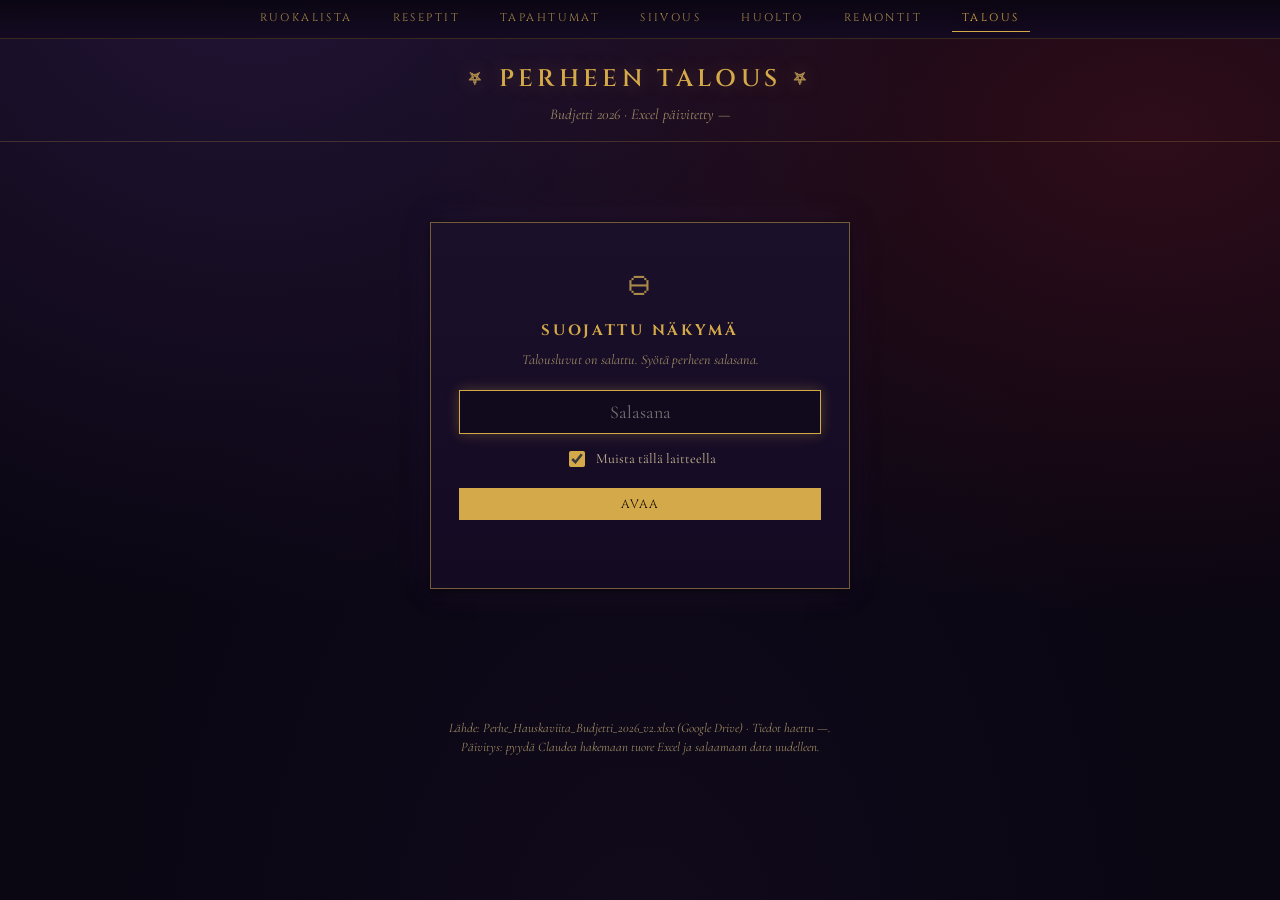
<file: talous.html>
<!DOCTYPE html>
<html lang="fi">
<head>
<meta charset="UTF-8">
<meta name="viewport" content="width=device-width, initial-scale=1.0">
<meta name="robots" content="noindex, nofollow">
<title>Perheen talous</title>
<link rel="preconnect" href="https://fonts.googleapis.com">
<link rel="preconnect" href="https://fonts.gstatic.com" crossorigin>
<link href="https://fonts.googleapis.com/css2?family=Cinzel:wght@400;500;600;700&family=Cormorant+Garamond:ital,wght@0,400;0,500;0,600;1,400;1,500&display=swap" rel="stylesheet">
<style>
:root {
  --bg: #0a0612; --bg-2: #140a22; --surface: #1a102a; --surface-2: #22143a;
  --ink: #ede4cc; --ink-dim: #c6b794; --muted: #9d8a63;
  --gold: #d4a94a; --gold-bright: #f0c76a; --gold-dim: #a8894a;
  --blood: #8b1e2b; --blood-soft: rgba(139, 30, 43, 0.18);
  --green: #5a8a4a; --green-soft: rgba(90, 138, 74, 0.18);
  --purple: #4a2b6e; --purple-soft: rgba(74, 43, 110, 0.22);
  --border: rgba(212, 169, 74, 0.22); --border-strong: rgba(212, 169, 74, 0.5);
  --shadow: 0 2px 10px rgba(0,0,0,0.6), 0 0 30px rgba(74, 43, 110, 0.18);
  --bg-glow-1: rgba(74, 43, 110, 0.4); --bg-glow-2: rgba(139, 30, 43, 0.28); --bg-glow-3: rgba(26, 16, 42, 0.4);
  --nav-bg: linear-gradient(180deg, rgba(10,6,18,0.98), rgba(20,10,34,0.95));
  --on-button: #1a0f00;
}
:root[data-theme="light"] {
  --bg: #efe4c4; --bg-2: #e3d6b2; --surface: #f5ebd0; --surface-2: #e8dcb8;
  --ink: #2a1f10; --ink-dim: #4a3a1e; --muted: #6b5a38;
  --gold: #8d6b00; --gold-bright: #b8901c; --gold-dim: #7d6428;
  --blood: #6b1820; --blood-soft: rgba(107, 24, 32, 0.12);
  --green: #3f6b32; --green-soft: rgba(63, 107, 50, 0.15);
  --purple: #4a2b6e; --purple-soft: rgba(74, 43, 110, 0.10);
  --border: rgba(141, 107, 0, 0.30); --border-strong: rgba(141, 107, 0, 0.55);
  --shadow: 0 2px 10px rgba(90, 70, 20, 0.12), 0 0 30px rgba(141, 107, 0, 0.08);
  --bg-glow-1: rgba(200, 180, 120, 0.35); --bg-glow-2: rgba(180, 150, 90, 0.22); --bg-glow-3: rgba(235, 222, 185, 0.5);
  --nav-bg: linear-gradient(180deg, rgba(245,235,208,0.97), rgba(239,228,196,0.95));
  --on-button: #fff8e8;
}
* { box-sizing: border-box; }
html, body { margin: 0; padding: 0; }
body {
  background:
    radial-gradient(ellipse at 20% -10%, var(--bg-glow-1), transparent 50%),
    radial-gradient(ellipse at 90% 15%, var(--bg-glow-2), transparent 45%),
    radial-gradient(ellipse at 50% 110%, var(--bg-glow-3), transparent 60%),
    var(--bg);
  color: var(--ink);
  font-family: 'Cormorant Garamond', Georgia, serif;
  font-size: 18px; line-height: 1.5; min-height: 100vh;
}




header { text-align: center; padding: 22px 16px 16px; border-bottom: 1px solid var(--border); }
header h1 {
  font-family: 'Cinzel', Georgia, serif; font-size: 24px; font-weight: 600;
  letter-spacing: 0.18em; text-transform: uppercase; color: var(--gold); margin: 0;
  text-shadow: 0 0 20px rgba(212, 169, 74, 0.3);
}
header h1 .sigil { color: var(--gold-dim); font-size: 14px; margin: 0 12px; vertical-align: middle; }
header .subtitle { font-style: italic; color: var(--muted); font-size: 15px; margin-top: 6px; }
main { max-width: 1100px; margin: 0 auto; padding: 20px 16px 60px; }
.toolbar { display: flex; flex-wrap: wrap; gap: 10px; align-items: center; justify-content: center; margin: 6px 0 18px; }
.btn {
  font-family: 'Cinzel', Georgia, serif; font-size: 12px; letter-spacing: 0.1em; text-transform: uppercase;
  background: transparent; color: var(--gold-dim); border: 1px solid var(--border);
  padding: 7px 14px; cursor: pointer; transition: color 0.2s, border-color 0.2s, box-shadow 0.2s;
}
.btn:hover { color: var(--gold-bright); border-color: var(--gold); box-shadow: 0 0 10px rgba(212,169,74,0.3); }
.btn.primary { background: var(--gold); color: var(--on-button); border-color: var(--gold); }
.btn.primary:hover { background: var(--gold-bright); color: var(--on-button); }

/* ===== Lukitusnäkymä ===== */
.lock-wrap { display: flex; justify-content: center; padding: 60px 16px; }
.lock-card {
  width: 100%; max-width: 420px; text-align: center;
  background: linear-gradient(180deg, var(--surface), var(--bg-2));
  border: 1px solid var(--border-strong); box-shadow: var(--shadow);
  padding: 36px 28px 32px;
}
.lock-card .glyph { font-size: 34px; color: var(--gold-dim); margin-bottom: 10px; }
.lock-card h2 {
  font-family: 'Cinzel', Georgia, serif; font-size: 15px; letter-spacing: 0.18em;
  text-transform: uppercase; color: var(--gold); margin: 0 0 6px;
}
.lock-card p.hint { font-style: italic; color: var(--muted); font-size: 14px; margin: 0 0 20px; }
.lock-card input[type="password"] {
  width: 100%; padding: 10px 12px; font-size: 18px; text-align: center;
  font-family: 'Cormorant Garamond', Georgia, serif;
  background: rgba(0,0,0,0.25); color: var(--ink);
  border: 1px solid var(--border-strong); outline: none;
}
:root[data-theme="light"] .lock-card input[type="password"] { background: rgba(255,250,235,0.7); }
.lock-card input[type="password"]:focus { border-color: var(--gold); box-shadow: 0 0 12px rgba(212,169,74,0.3); }
.lock-card .remember { font-size: 14px; color: var(--ink-dim); margin: 14px 0 18px; display: flex; align-items: center; justify-content: center; gap: 8px; }
.lock-card .remember input { accent-color: var(--gold); width: 16px; height: 16px; }
.lock-msg { min-height: 22px; font-style: italic; font-size: 14px; color: var(--blood); margin-top: 14px; }
.lock-msg.info { color: var(--muted); }
:root[data-theme="light"] .lock-msg { color: #8b1e2b; }

/* ===== Sisältö ===== */
#content { display: none; }
section.block { margin: 0 0 34px; }
section.block > h2 {
  font-family: 'Cinzel', Georgia, serif; font-size: 15px; letter-spacing: 0.2em;
  text-transform: uppercase; color: var(--gold); text-align: center; margin: 0 0 16px;
}
section.block > h2::before { content: "✦ "; color: var(--gold-dim); }
section.block > h2::after { content: " ✦"; color: var(--gold-dim); }
.note {
  font-style: italic; color: var(--muted); font-size: 14px;
  text-align: center; margin: 10px auto 0; max-width: 720px;
}

/* Tilannekatsaus */
#katsaus { max-width: 780px; margin: 0 auto; }
#katsaus .katsaus-date {
  font-size: 13px; font-style: italic; color: var(--muted);
  text-align: center; margin-bottom: 14px;
}
#katsaus p { margin: 0 0 11px; line-height: 1.7; color: var(--ink-dim); }
#katsaus ul.katsaus-nostot { margin: 14px 0 0; padding-left: 0; list-style: none; }
#katsaus ul.katsaus-nostot li {
  position: relative; padding-left: 20px; margin-bottom: 8px;
  line-height: 1.55; color: var(--ink-dim);
}
#katsaus ul.katsaus-nostot li::before {
  content: "✦"; position: absolute; left: 0; top: 0; color: var(--gold-dim); font-size: 12px;
}

/* Avainluvut */
.key-grid { display: grid; grid-template-columns: repeat(auto-fit, minmax(170px, 1fr)); gap: 12px; }
.key-card {
  background: linear-gradient(180deg, var(--surface), var(--bg-2));
  border: 1px solid var(--border); box-shadow: var(--shadow);
  padding: 14px 16px 12px; text-align: center; position: relative;
}
.key-card::before {
  content: ""; position: absolute; top: 0; left: 0; right: 0; height: 1px;
  background: linear-gradient(90deg, transparent, var(--gold-dim), transparent); opacity: 0.6;
}
.key-card .label {
  font-family: 'Cinzel', Georgia, serif; font-size: 10px; letter-spacing: 0.16em;
  text-transform: uppercase; color: var(--gold-dim); margin-bottom: 6px;
}
.key-card .value { font-size: 24px; font-weight: 600; color: var(--ink); }
.key-card .value.neg { color: #c4626d; }
:root[data-theme="light"] .key-card .value.neg { color: #8b1e2b; }
.key-card .sub { font-size: 13px; color: var(--muted); font-style: italic; margin-top: 2px; }

/* Taulukot */
.table-scroll { overflow-x: auto; }
table.data {
  width: 100%; border-collapse: separate; border-spacing: 0;
  background: linear-gradient(180deg, var(--surface), var(--bg-2));
  border: 1px solid var(--border-strong); box-shadow: var(--shadow);
}
table.data th, table.data td {
  padding: 10px 14px; font-size: 15px; text-align: right;
  border-bottom: 1px solid var(--border); white-space: nowrap;
}
table.data th:first-child, table.data td:first-child { text-align: left; }
table.data thead th {
  font-family: 'Cinzel', Georgia, serif; font-size: 10.5px; letter-spacing: 0.14em;
  text-transform: uppercase; color: var(--gold-dim);
  background: linear-gradient(180deg, rgba(74,43,110,0.45), rgba(34,20,58,0.35));
}
:root[data-theme="light"] table.data thead th { background: linear-gradient(180deg, rgba(74,43,110,0.12), rgba(74,43,110,0.05)); }
table.data tr:last-child td { border-bottom: none; }
table.data tr.total td { font-weight: 600; color: var(--gold-bright); border-top: 1px solid var(--border-strong); }
:root[data-theme="light"] table.data tr.total td { color: var(--gold); }
table.data td.name { font-weight: 500; }
table.data .dim { color: var(--muted); font-size: 13px; }

/* Säästötavoitteet */
.goal { margin-bottom: 16px; background: linear-gradient(180deg, var(--surface), var(--bg-2)); border: 1px solid var(--border); box-shadow: var(--shadow); padding: 14px 18px; }
.goal .row1 { display: flex; justify-content: space-between; align-items: baseline; flex-wrap: wrap; gap: 6px; }
.goal .gname { font-family: 'Cinzel', Georgia, serif; font-size: 13px; letter-spacing: 0.1em; text-transform: uppercase; color: var(--gold); }
.goal .gnum { font-size: 15px; color: var(--ink-dim); }
.goal .bar { height: 10px; background: rgba(0,0,0,0.35); border: 1px solid var(--border); margin: 10px 0 6px; position: relative; }
:root[data-theme="light"] .goal .bar { background: rgba(141,107,0,0.10); }
.goal .bar .fill { position: absolute; left: 0; top: 0; bottom: 0; background: linear-gradient(90deg, var(--gold-dim), var(--gold-bright)); box-shadow: 0 0 10px rgba(212,169,74,0.5); }
.goal .meta { font-size: 13px; font-style: italic; color: var(--muted); }

/* Menot */
.subtabs { display: flex; justify-content: center; gap: 8px; flex-wrap: wrap; margin-bottom: 16px; }
.subtab {
  font-family: 'Cinzel', Georgia, serif; font-size: 11px; letter-spacing: 0.14em; text-transform: uppercase;
  background: transparent; color: var(--ink-dim); border: 1px solid var(--border);
  padding: 7px 16px; cursor: pointer;
}
.subtab.active { background: linear-gradient(180deg, var(--gold-bright), var(--gold)); color: var(--on-button); border-color: var(--gold); font-weight: 600; }
.cat {
  background: linear-gradient(180deg, var(--surface), var(--bg-2));
  border: 1px solid var(--border); box-shadow: var(--shadow); margin-bottom: 10px;
}
.cat > button.cat-head {
  all: unset; box-sizing: border-box; display: flex; justify-content: space-between; align-items: baseline;
  gap: 10px; width: 100%; padding: 12px 18px; cursor: pointer; flex-wrap: wrap;
}
.cat > button.cat-head:hover .cname { color: var(--gold-bright); }
.cat .cname { font-family: 'Cinzel', Georgia, serif; font-size: 12.5px; letter-spacing: 0.1em; text-transform: uppercase; color: var(--gold); }
.cat .cname .caret { display: inline-block; margin-right: 8px; transition: transform 0.2s; color: var(--gold-dim); }
.cat.open .cname .caret { transform: rotate(90deg); }
.cat .csum { font-size: 15px; color: var(--ink-dim); white-space: nowrap; }
.cat .csum strong { color: var(--ink); }
.cat .erat { display: none; border-top: 1px solid var(--border); padding: 6px 18px 10px; }
.cat.open .erat { display: block; }
.cat .erat .era { display: flex; justify-content: space-between; gap: 10px; padding: 5px 0; border-bottom: 1px dotted var(--border); font-size: 15px; }
.cat .erat .era:last-child { border-bottom: none; }
.cat .erat .era .ename { color: var(--ink-dim); }
.cat .erat .era .eval { white-space: nowrap; color: var(--ink); }
.cat .erat .era .eval .dim { color: var(--muted); font-size: 13px; }
.menot-total {
  text-align: center; font-family: 'Cinzel', Georgia, serif; font-size: 13px;
  letter-spacing: 0.12em; text-transform: uppercase; color: var(--gold-bright);
  padding: 12px; border: 1px solid var(--border-strong);
  background: linear-gradient(180deg, var(--purple-soft), transparent); margin-top: 14px;
}
.tot-note { font-size: 13px; color: var(--muted); font-style: italic; }

footer {
  text-align: center; font-style: italic; color: var(--muted); font-size: 13px;
  padding: 10px 16px 40px;
}
@media (max-width: 720px){
  body { font-size: 16px; }
  header h1 { font-size: 18px; letter-spacing: 0.12em; }
  .key-grid { grid-template-columns: 1fr 1fr; }
  .key-card .value { font-size: 19px; }
  table.data th, table.data td { padding: 8px 10px; font-size: 13.5px; }
  .cat > button.cat-head { padding: 11px 14px; }
  .cat .erat { padding: 6px 14px 10px; }
  .cat .erat .era { font-size: 14px; }
}
</style>
  <link rel="stylesheet" href="styles.css">
</head>
<body>

<nav class="site-nav">
  <a href="index.html">Ruokalista</a>
  <a href="reseptit.html">Reseptit</a>
  <a href="tapahtumat.html">Tapahtumat</a>
  <a href="siivous.html">Siivous</a>
  <a href="huolto.html">Huolto</a>
  <a href="remontit.html">Remontit</a>
  <a href="talous.html" class="current" aria-current="page">Talous</a>
</nav>

<header>
  <h1><span class="sigil">⛧</span>Perheen talous<span class="sigil">⛧</span></h1>
  <div class="subtitle">Budjetti 2026 · Excel päivitetty <span id="metaPaivitetty">—</span></div>
</header>

<main>

<div class="lock-wrap" id="lockWrap">
  <div class="lock-card">
    <div class="glyph">🜔</div>
    <h2>Suojattu näkymä</h2>
    <p class="hint">Talousluvut on salattu. Syötä perheen salasana.</p>
    <form id="lockForm">
      <input type="password" id="pwInput" autocomplete="current-password" placeholder="Salasana" aria-label="Salasana">
      <label class="remember"><input type="checkbox" id="rememberChk" checked> Muista tällä laitteella</label>
      <button type="submit" class="btn primary" style="width:100%">Avaa</button>
    </form>
    <div class="lock-msg" id="lockMsg"></div>
  </div>
</div>

<div id="content">
  <div class="toolbar">
    <button class="btn" id="themeToggle" type="button">◐ Vaalea</button>
    <button class="btn" id="lockBtn" type="button">🜔 Lukitse</button>
  </div>

  <section class="block" id="katsausBlock">
    <h2>Tilannekatsaus</h2>
    <div id="katsaus"></div>
  </section>

  <section class="block">
    <h2>Avainluvut — vuosi 2026</h2>
    <div class="key-grid" id="keyGrid"></div>
    <p class="note" id="keyNote"></p>
  </section>

  <section class="block">
    <h2>Lainat</h2>
    <div class="table-scroll">
      <table class="data" id="loanTable">
        <thead><tr><th>Laina</th><th>Velallinen</th><th>Saldo</th><th>Kk-erä</th><th>Lyhennys</th><th>Korot</th><th>Korko %</th><th>Erääntyy</th></tr></thead>
        <tbody></tbody>
      </table>
    </div>
    <p class="note" id="loanNotes"></p>
  </section>

  <section class="block">
    <h2>Säästötavoitteet</h2>
    <div id="goals"></div>
  </section>

  <section class="block">
    <h2>Kuukausimenot</h2>
    <div class="subtabs" id="menotTabs">
      <button class="subtab active" data-who="yhteiset">Yhteiset</button>
      <button class="subtab" data-who="heikki">Heikki</button>
      <button class="subtab" data-who="johanna">Johanna</button>
    </div>
    <div id="menotList"></div>
    <div class="menot-total" id="menotTotal"></div>
    <p class="note">Napauta kategoriaa nähdäksesi erittelyn. Toteuma = Exceliin tähän mennessä kirjatut menot.</p>
  </section>

  <section class="block">
    <h2>Tulot</h2>
    <div class="table-scroll">
      <table class="data" id="incomeTable">
        <thead><tr><th>Tulolähde</th><th>Henkilö</th><th>€ / kk</th><th>€ / vuosi</th></tr></thead>
        <tbody></tbody>
      </table>
    </div>
  </section>
</div>

</main>

<footer>Lähde: Perhe_Hauskaviita_Budjetti_2026_v2.xlsx (Google Drive) · Tiedot haettu <span id="metaHaettu">—</span>.<br>Päivitys: pyydä Claudea hakemaan tuore Excel ja salaamaan data uudelleen.</footer>

<script>
"use strict";
/* ===== Salattu datapaketti (AES-256-GCM, avain johdetaan salasanasta PBKDF2:lla) ===== */
const TALOUS_BLOB = {"v":1,"kdf":"PBKDF2-SHA256","iter":1000000,"salt":"dKoBc7DphaQo5tCsB5lYzA==","iv":"o99WFwUF/exM1xTS","data":"zu5dOk/0FApwhTh8dvwI6S+tGmV2D+iNAb55MCZpdBpRZl9vvMW07itpZgR0X/rR1QftoRO1wM/czJKZdH4WhEqOP36neMr33RpBZm3+hHnUaKDhzAciWGE78gtYrwh2/sOdyrtWnMqF81StFPYJRMlly5Qg+9yngmn4cZ8jzQrTKebaL/BovYVbrzZ8vFMUqTYyewnH25qLyziGf21Li0EiSgN7TJGG/ygcSO588Y638KhfZxyearQwqQVSj+fM4tWC9/TlgElkssPyqJ1wWhEfkmxTz+jaS5BHzKVAw3/+8BGUzL7w5RpMzvQpEgILJnkkqaBtD/an6c0oDcp8+hbZoBCmqe11dqL/OWXVvGM/BLMh+6Zke2qosf6u9xOux97EuDvpRS9uT91UyetwL2zPgGhGB82FVBCJ3nkmQWJiJCt9KzZF/5RvtYwcUBcSeVuiDVVL9ZNT+0DXCvdC+Wwr8T4CbVw+ctEIiPy6e0oYXwbV73SktLQ8xts08cZVFg7CdrZTSrYxZLRB8VkT4mEKcvRjfED9whogL3H5Qik0FER7R69maHvugK+r4QKtv0as0n5kKw08WEe6OuluUUu64Gatop6LGs8UDe0wor5L2frfr5G+KWA/iNp5mRByvLvizElhefosCu+OqRYGgLVndzrSMr1TnsB439CN7h1fQS7AA8cjrdg3UHUuswNgLsyyYwD5QCKgNS5b30nwTCkItFR7BWcala3GiwL62P/aDGkTcSp7FITTH/E8ZpuFfawS/qBMXCVwsWcB28tNvofhn+0s6iE+/VZfDnBRSrYs5I7FOETIbr0w8L2dMt+DZknjx+7592bcJ9+xOs9O6Ia4sGj0Nx+LJdsKAuzmQSbVZX6/CXKbbkm1Fn7Wf9JncyNXHwJYA24rCs801qX2Q4O5wlYABqE++UWvVJ7RGAsdAvF6SuVPFSoTJXDDSx0NdpWAZXja9Bx8GCZ+IiWjtgxorvjkUSqRSpJJ5OxwKC6UgLX5zDD9gAuL8g+BsXOsE11AbolioOtt/Brgeq7Q0Lo0oxGubb0Ws6B5lB/hhhoyjINY751RqPzYv+vKq3SPHtodE/sSUQ5qf8+wQ0IPfWSe20tqs3YWGr+8WsvgehHPOX/G9hfVWt0fcPYgiKG/w3AHpXzz/KKlQzKovfvqvnHmHTCgDMxiFOSmgNOOav8Z+NEK9n9y+S9KoDWi4dyMqnMxzifLsOr7T0VoThX7f3OK7L2Z3XpdMXu5dMz4f+/cSY9VmvijUniCMtzTC2ZnrpSh0SQ4cNWw3C2HPmI5OnLlJBp1hVncNvhBpXm+yz99oZtkMnPhFRyFSxLn/[base64]/chqZ/gnh+Mj4xy5kGmg0LS7cUKhFt7scxBu19czRK0shqGL9GlFUUASu/8JFWh7Gduf5eQyFpjEOLXE+nmy0gLbV5iE34OS/u2Racc2H8v3iSxIf3plNcPf9wO2fLAlbV7G7JRnQCzr847YSrnemcUKyH/mRrTgTagWmKzLWGEjpKJQ5o+ZkqfEmXyP4qlNovXg/0V+0j0pn2/JFhsh9mEB/a5wlfVUPynmveHIXBbonjq8PqwRCIYlL7wezqw1C4q9FudtGhZlS830ECy5H7w+g//w0VZEDvFI9Eu1NznklsCCsdAuvFKwRigxixEfzX5nDctpGlKece6Sy8z45sE1gz+go57lXm4RasfjdYpIk/aY6iaPsjE9ZgnpEjUewTgB1gbz+0dzqbpaJtid/sGPUflnaFElL73ugPvCfC1Aymj6fhYPCLb6EaZGujS4jnX7j2mTdHSim8vn3AK/T3OS5t4zzdsI8oHf9g40PBwKGIGbcHPTniiWykFUT2RBFJN3gInLiZy7VjPXBTnZp5sQ+D+6r2gf7tIlbkdUFo6vTgrjXc1cPuvSckl4KLA/Ey48ETI5U9fOHTQhfrYqsf+EEfzyybKNczcD3RXRszlfbimQ/gF+5PSbRgBa5lHXjuTz93AQQMBBSjmVitKwq8pJEgcSc75QX+DH+cPfnIjhDddH0KQ5vbaTMxaez6P3X0XC6LCjIDEThatW1hfsxvTqPrkUbDZiFXnz+7vInR11BTCbFR0DdEaJfXdnokUylU80oRd1qS+O/Pus/metkbFNcEbIz/hWa41FWl3UgiaKi/vKgQogQxhj7dUDHFkvNM7cgq7VPtHBdlsLirKQR/4k8zpUSU9PVRmNH2aQXQXYB7yW/qE/cFpA6y+2gq8bQxRpPoLRE88JnrxFJwO8/LrTikdge0vCkKiYOQd+TuEfRgTgopwqTB6wc6D+A8MHZzEwDGfZJ3P1F9UupoQ4IwMIlo9gaKPPuQKmenUKPIBT9Q2AFHLSvX90oRQ7Qx1vYDoSdF1Btgk3jS4w4exTE1J8v1rAdFKUCIB3d3HRuDxBC49wie/SlHkPOSG1BvsjSczwZyKs22hjbIvLKD+9tjhWaOC/1N9N2L4TTUc5NcvJbt/zfIYpqwKl69B82LzdhfKE47dwk1PcJvgpUNneCJBWHXhtuUrvT/I195Ux1OqYXAxKrCTyGzySCzg4O/v0OnAZ/uiEx4V0o+0JcvPDam1tLSuwpPlWW+y/4xqFYFAlaQiE7ssI8oicJCJb8/hqln4hC8lXV5KgMcefoye0m9xNhSwjFmaGAKizinrw6GTTO20OtAvUXtr4yJ+FZr4NflWiYKyuMjOB7/Am5Bc+cZSdjdcODAkz/7jj+nXIwK1/Q1n1tgSBTzgWZmBYIiBpk96ihi+w/IeB670A/XZcOF9EUDgRwIORONxiACjPIvBibfN4gORpAABgTvyRKsi3J5ALFhRr9GMnCY7Nux5bBWvZt//P+aT8vyZYBZhPb/LvSs/CzqUyUn8FtmoLZR+bZQSoGkuKWipzP+mahxduLxOVXlqvpqSoswXHqsEDMix0Y3SoJc9B+mscWxQxbQmPNpx84Wajf/rZRyBA/GpxxIVm/7rXWAmFtnLV+jA3peR/z4sU6GPcVQ8sHQQUmtCCf/MsmJyVcivHnXiUEgRVissBcUjCgX6qFc0nW7WC2ongLUZKXdU3adiP8Lpq6MnZmlawxMVpBB4c1hFphfnTXvw7g50VQXkrI9gNSjobkhtSnDTgrlGRVVpgs3XM9n30rg5Mej/Y59JlWoYwhLF3bDW4e3SfdP00l0rIwcGQ3LZ34sQuDizeG3hjmtDqi4BMQaJD4bMiwtNcxGy1X6qos77zbB6uUWawFvnkLOylkj4cAzqiRIIGEHNED1NwmX4uA/A/+7/X0EsUJmr7mF1UsbnSUQY4TlvoGaxBvKiyZxYf5VvdyEZ9P5wzkBw9NeWavizh69gynS2ub8nH/2TBtlWPsHiRjLBbtmflQkeFfVJRaRJjNcZXNTWCCMaDgcd9T/iwWYh2e/zuO7h1+uYR56zidVofg4WjKdfEB556+BYMDlAN5ZQxV+jZJyBu0vCqMO60GxXESE212tSz8zUFGRq/niglHDnUHOTj9fT5vblzv04J41dbLN2GB6Fq6xRg/zedNMnMQK36r4AnKQnF7oBIsd+l6hjQGQXa01Qyxz4IEWqpN+IIPyh5U4LzE7nGdrJ7LU2mOPAr/5v4Tmrt9E5HfgcZG4UQ+DIiy7xZ246fihgSk4e6nAjh1kGx9AnsHJuSlHKzHkIxu54SYDsPfC/HWnJ8/9WRD2w2oywBueTlp+Er4f6v794fGV2Tu+oKbW9Dc+Rz0rnWlidZcGU7/sj0SEdK3oFfPIyK8NlAiR5SRYP7lJdY0584No29laoO9dxLT+swtgnA26A8hLedoucP76x/beuyY+GQcE4TPnB37SEnn6IrgrW344ipH/GNNo9yDhLsptU+AirGq5yNHeTYKwX3xe9xEDmLWYFG2d0pCUhO10aBuwZ/iLk7TIb+ARbu6U7vFXZt/HmiBPtYvrbI57oF+mSdtiXaEWfJvEri8IQ7i6hFWMDicVxRnaBewimrl78kr8GutuNfTsh94thLouW/VFCsLTN6BzL4/3GWzNjixI5UeCb5NPHoEMDQDatmclSJawao68IccspC1bsICBLlAh2qDvqThc46Lq7h9aNgEMDJgq2uYXBibv/mj+iPH/yUJGyhuKXu5JGjl0+3hsb7/H0LrZ1YmmqNkcnR2vZ5D2bU3e7yuDutuB5AZ2ecoXsiOIJS62LDfPDWyzQXlYIESaH5tOup2Xj8rau7qnJOeL1LTw5MYf1cqU7/[base64]/mOGsE4tVcsEh6LXwzx/BQ/Uuh2l1jCh+Yl5hiEL2oovjQRZb8T1KXD4aHlFB30hsF3k+TqTzH3VrcMvGdldF2KRIwMqhdrnGdz4RD2K1wTPYzv8VY5sHOgzM39Ite2q/[base64]/CPWssLYqUXs75UE70jL6DCD4ED6EYBtE4n1HkDBYP7eP08j/hEZUbhdO9/mA/smJi56Ui+E1gaxK1xzE4eNufoanao4F32Yam3ck35sn9njR+5w3P7LVnslI68S+6oE9C83+x5ZrbG3xed53Ra9zL7Vs+K9cfYDtjsE5I1bOT2rQSxjFABU/[base64]/1/vLX58fIkA2IN/wo7C09TaPLsvXn9Jstsr1vJafVnRnWtEhN4MSVMrAkIuBLhVZl3H06kYvhUdEL0AZqIlQc6pZK/XgtDE5uv7DCfssEwyU/72rn9UJZNySkeSkQrGboId+/z/Yya7vw4bmgZg0a0EI5fVuK7AZHdOa+q8AJVtxpBtNMyFxgZHdEaQE8Y39T6N7lF+ep7Gj97+U77Ezv96eG3nF4mQRwwOajYpx8c9Tml30wOZWl/PuPu4h6Re4s6j5D1AZcsnQ05fxVUKDhI7FJe3LoFbcqOgSbtsvvSay4Be5WFX1NSocyabs2Se25cgv2SCj7SzYjhsbTBE9r4n0+YxzMq41m38/s35PWT88YkN8XVqYsWk5iYhxqn3Sa4ltGcGsiTL0aWe19hRLfdox267exYsl61ndQZNk7mdz+pFREuqwywKlHwc4fhtPpUsXZwb7597itSK3GMh+QX0lLp4Ynn8Fj0Fhga0/Mpatfnxs0BULeQYBvWKM1BwieNKlgydsBvRIQQfU6rTQuCedm1Av7JyjjbIQOOAn+WxzeGxQFLnnv1zodEaUd384vFvM1qa0M2TToQk7m4aTdBIuR/6dE7/x0t2RiwcZjAxVwYG2WH8cv9+0uwWFN1qiJcqL0/A86J9YhXkf6VJsaLfQMu5qFCYLHDGjazWAvnxppuOy3uNT1D9JCvQSZYo6HZTduJE7U9WI+4An1kqTbEkWhjgH4jAckBMKtDznbDwHk3ZLCLFcLCRfFtggSrg50VTkmCiS4C5Pam+5v/wEhJkktLCh1FzNsx1V4m5WTJtYHSUZ7VSE+vppaaodhVFatZSP/EcaV0SBnItKQozVGw+1hbBQR3P0IsPm4tc3xB0ZE32vg9FeEsf0duwhKGekzOGfaUzaF/EpKUs8EHIpdfSoMVCsPAR9ajHHZN0CDhjcMqpJlCAsC6Ac4O8KFOx2fyTPPxsg96SIDXxvyvr9APrXZFLV8lssS8GgzquTQxevMuNpdDvOJLUJndy1mE9eSdeNqY5i+aNjCm2qdkG/Qqy2DXcggiPs0N/zwQJTke+K1NDqdB4gfMOi8I/gSxxwQknyrtYLEetV97WjygwCA96OEajC0E/rZnEjJzLQplvvPK/g9Ho1pOtmGAqCK6ZSoDkxvaZlJCQrR5j6Mx65ePeeoMybcYKngTxRrSfYU2Ckxg2/ljt7g5xaFr7pWphflqpi73buL1RTq2X04cGQUahzMSyYwznNqoD8bRgdXua1KAcf9SXQvdR3e31bF/dSgNz3X/wvjmy7F4SVVhyq9KFcCOa/mZSuzY8nsFnZfPehyMDAk+zbmmsE/2IjSEzygAXwbgxaKBhR87qMhX5aCrqEx4+ndd/Rhc8xe/6mA4W0mO5aoLxLygfnN/egrfy34nVBODaahow4oPoKWybbA7pLA+K2rLASK0AVvCPIJ9En1QLhkS2JzpKw1xYN18nOOQJRQEIVAflqTCQ5jb2qX11p0JQSuIUJIem3guN+yEwKaLQyh5avf3Bxfm3lhd7zGXX7I/NwAJ1fxjmwV6T1X2mixJSTNRRUy5X+cUppl7XbN3IKBlYaGBVFWTtY7KLYxSAI+jbd8bQPAk7EHpzzizK47DVgqLvM+IkTkAzJPoH8cDIpU2LHLGaAKPrREpNhn7ITgWxsqQdMaJEeg0NvovhqhiyRsZVsnoa8FIJnVv8qzKujTLtswrw8Z1Wz67jDqBlCFnZKZm/fmyFT38vVHQ8l3Z67xzQdJzLx9MKhshkHt0KF7acWK1YWH1dqFv6GRca1P9mc02cID/rqwqhpZWxJ7L7YDtVg8TyvAPZ0k6tvDeyx1afVfIdoINsW7mbuXoU5givUAsWhkDMc7Icb9wRSuqilu3VJghR/7sD1z3kAjWKfNFxvIo7cgyYuRS/P3gw3fTPeamCJtllqnn9rEfj/m/AcEFCfmjmQe1Nd+B0ntfCWkl1IAd+2fi8pLUULijbAMYxlnwrrZ6vX44+35CB2UqWmTNqgX2d9FpE/FqzvLA4v1wgtj/iiw5yiPbHchDVuVYtMSmbEBdaiYF4wIp2SMenY7PfBVk9pUfLAp2XJko8TmADbmbOYyQMGgm4p1IXt7VMz8N0pmQAliO06zDc4mphsXOvtYAMjCLdEI/FXDd4ruINGqfPw7TwrpTPFU+6tsRd5XlUvHTRmeDvq/[base64]/p7oj6zhcWoE83MiB6OrbSNCKbeokyuoykSFBI2EBA738nFQOO7q/tI1Jngef29WvnRDT0WvyvPoENkwT8Nz/TbC7RArQTXQmrCNNzmGTCdQ+96u8QaL7cA/Gj6fw+bp7NsebFU66cR3bY+A8bDUzzR4dBnBaa8ypoRaumL3Z6DSihL5Z1eHCE5RPu4SbGk0M2tcCq0jq78VlEnRgYBoWB/+FH/kOfAkkGcJ1S7UJcZWytCZm4z8dv1ItLKe2w78UqXosJ1riIa2nKnxv/5/VV6Ff7AUV2vlWQQrBvOJTudwCZ6E9heQ6YZZgJp8u7Lc+KqS0jB0yMRpXkQPMymd03sW3s+JsYq96OGS6+2+No/0GyibhlWyWk4TXPnLVyTCpHcpRAx1oYudTLvJ/vcynaaYZTmt4SjrLOVGt2ww22ico98ooWg0pnbHX8TXXqay8D87b2NUVp/Hop3bI/2vopviYwhs2ahiG/0cLhbdkkbjxf/feZmlMH1TI6IhLXpuLdjjNV7AupDHsi3J2qMqshvGdYjPwOOsot86IhpjKWkYBPIz2JrTTFYk7fmMLusOPSknVst67Ih23RwkeMaAiSKKlZqfY/Epa7S/saqadwHbY2I2dy62yIFn4dW8AdyaQbDFyQD+S/tqWYlmmzMy7x16gAqCq61cBafGibhdPJdTj1OprP6nP8xYKPUD1I/zuI7lKt9svBiz00oe2e2N8T/N4o3FGVS2ueaJB/NgRFeDHtpQIVxXUZX0osPLcI769rHiiN23GmVk25OSiksc5v0L46w7fowN9G88LgtiHOoZ5MHncJ7XeRRwS4sh/MB2ARlBogPyiH34cZN52IQgsqCKWHgb5Y+p9H+ilC7pg8RtJ+kHamoydRAJxtNwqmPwDxKW/DyFsoPkEr3xNGmacTqj8KHkB4zCbdmbjN6T6jcqpLlBbS+Yb5IaSfW+TDlA5bdG8PCwObzyHl1RpLtcwQ9LvqauNeH41flxUhf71nTKJbTjm7zAx2HCCltmY3YBK2sdtbCWmiC7xhSUJuEKkvNzCuFibwGAGkZO/JCjQx989BseCcpfAQ9F6BEtRmjEb1pkCTKL3+1SPY5hLqVTemfTdQJ8L5HvvnvgsFGudyWdP728p51zlAg1TkuBXTfo2ru/yW8uulb1nuZpICjXAv70J9IRKRtNYoNIJv2/LZlo/dFBWOozagn6f59uOosuvariJzdJoA9jiXUIcGsb8Cai8lB4+HECFve0ZoDNnBHvAA5eOgqzaEMwQtn8jrew4PIT+JMmzj8snk6H5GvrSRmA2niYZhNzalGXCkYWM6Rh4Qlp/xO0GWYd0UPkD4SMtLqn0ygJ++E5WvgVT0pAYaILzYJQNkI4Wr+g47EVDY/wmiNgWSgTEYwbjDnS4RTdXPjr0uGf5xdJtSt5bc+5tLyuVCtT4PDqfsDK/SQcqnRH3w96KieXDKoESPI7JgbYIKJJ4aj0Z0FjAImgNj91GZ5ljROUaw8DEzyHpAvPMfm7b/MZiICD4IKoZ5a/TFe8dmZQE+Q+fJLMidaILbkxsAJftNuK6VHbi+kDDmlttZixfLk7QSnKJ0wXDhDzWUirZ/x/390OVxhLbmjQ7kUJVWe8ixSXQqYofFrRBPbIMcdIW+9y/jhhl8JPO3pPQDpvGxQRWHKqa5BrbZtujbSTbZhOLnS9KDPnjOGHmjvBRVFgjvrPeXqegc4Jv+o98Y7n1wqfhzw4odD5e3+V7hhmG8mZB0+MoHbeRMXM8/3GxW4F/LZTTtst8UisReZ05djia+TbghBkYUOWpPqDLxLWvAoU2hlGwqoeioJ6h4OxRateRrnuzGqQBa4h3zkXVtAA+NZL1Vqwb1N/R1sISZJQhfZw3HQVeM5rtjOx07bzDdgt8ceBUU+FOxz/bLX3qWgaYXJcm5uNMLSFM1MnznOSJDZf2jSNqmhx5q589nz1aLq9XvSIr1rIx8tfaxV0XxWo4dU4fbHgNyDgYqocTNtVO2hXijfjG9dirJnWb61lmC+IAZVF/0cSvcpcx0QIkcnpxUpn8iqXwhKANQZziOptGMg5NG6IsjJW/YtdY4TgvpAktHoUV+VJO4VAVGjxHidqxuhGDo3GrTZjkPuTivZOcMBMo0nXUXxtFkSjL8DchzTYUGR2XwFGvt2Q+d1TxpSwfgH5KYM9elmUMyrU+RjvnElB/vpk378KK2QuViRjQis+XvSiyyhokIXukd055scl6v1B6DG/Z4kRSfSuiKH4NYKfnJSsR4hjO3BJJKlWmweBjgefdqm58hqjQk8Dmyz40T6BQrpQqAbsVtZ4znelC16jSnlS6OmerGFbpd2I0wPYdQ+2BiROXAsUeGCLEPPrykg6taDhsoPnzmvnZOuE9mKi1nbY7am6H+JXa0l0+B6iPK/0NE/fFvCIksDshswE7AUg3/eWFbFP83KD2oHlazTI+WhDWsLW3aXQzzUubZtgbvfeHPAhY29lRqjU5vEGbxe7QqrSYqutUrQvfN5Ws+eFthbiHItVyUPOvmrNGuBgQ9R11byb0pxg/qZiY1K2NH7UVI3YvR2Slx/ggVdzFHjTb5a5Ij+4tmrs0eEeIGdCv+eSnCjkAxs7bmy4nBIBsHHxqqHOBNRFl6JPoQRPU4Q/zcD5LIEcqv790gZXeKaaFBKQp8yfVXM+IWGYXbl6a2ZzdIjGkF6iGokKzOIv8AD9/rsSNQ2ORw1AGXioWd+0b3O9mR2FwxQd71JGqdDLaoHT6EH1Sx4bTihEdHRBzlZ1sN/4iYdFS000Vl0zL6ZMRpL5JU6zUbL7qPBm0s2JJscJXBjnzVoJ556pr8VD9iYEDHfZA78CxCU+ADTG/38C4SwR1iezebb6SAtc78kThVy3tjBx/zRZRRVlBdBxKvq0S4CJjUp4cDt2aaJ/ieEzu2fakcMx5v9Qet0GcNmOy1MN1xc4Ny6o7IfpeBzfTJBDNWjegiCBnr+x/qAEKhqy4UdkEQTBIXIRun4Fk7Xikh6YetBVtz8Qk17953Efb3B86j2ftRJh+i4fVDIjslZiW/WzVLkM28lz5rrs93z8UTIIIZa0y7OZ+421E4siVz6LvB3JIIrzbBcjYHQPfhziRBdhY9/v5PhpY+p3pZ1VbNC3Q5+YrTOgwvjGc6/wmkgKwQL6sM+4UQfLla1Bt62DtZaliNNttMzws9vJ/uFT6D/6axl0SRNBAAmM8sH9VCPh0rbzdiadRjlpU2LIesvIRBKcRIGThT4qhgXB+8myF+17XzuMubv1ztgLyKsnFfwz7DSFPKobtgdxePDDNW+iipGk6idITxhzhxm4ofBJ/dSq+NAl45l17s2R+c+p+JMUBRrN2YEWd76+Zt+1BrRMtHCbjFL7KGzVZQ1MazrqvDZrSdrgsZGrypD3uY1KVGTKaeGicDaRumONwxXxQV6+vrSES/o5oqxfbAbnwTYL1RLvHKfDtYEdpcDixpi+HyUcsJfvwXstbFgm7xpWo714BfXSVGaTC6b6LF94t/32QaCg9z2195a/kQZl+K12BBQZSXeqGUV8swrE3HVHq9Cz8IBiyLo2IaFnMfBiPpEZhOsRNv4Qq6+M2xv6aQRdO78bKTIH2jHDm2o4Cco4PoBDw//Lhsnq9d/3weV4TCXEJ6FfLoLD1nRZXQPPOeOz/dMuSsyCwDBUMf0bX37wgbdawU0Hq5e7lEGBf0D1+RiCQF9BB7PE1kv0Xaq2Yn7WBBvXRG3VZ0HKiIE0dqdpjlp47EH+KpPhcyAcxWe1u+wh5t+WbPj0kgEI70RnBEPSh4c4Fy4AO+HGHuGNxtyd5WnEOwG/Zbc3C3U4mHj0EMVa4uTxLLP+tczD/x3HxvG6i8o0rvV27Zy/LR6YgVnJPDnq03dmnT1OQf1gBUx1AHRtYlRpxvaJlYN8okxJOGsTkaxNoiLRPl0OvNKOepBBwdyJbyeood6NnBFzIi+I55Uyij7E6446DcAKJihXPF50/MJDMNOdeZ17vCwg0382wu1J/[base64]/d66JBxhM5LjuVH3D8eI3ANmjqFhaUlRI3c70Kj3u4wKps1E/Le0EIaHhksDffhC7o+411/JfxmbpXByngxVVOFrBuGMqanOB43wULZnNom5Gn4/mcPhr9Wvgw3BQeSotPIJIDih98omubFIQ95zhcrc2moaUAp/qQY9hNRtdQ4zy1vQjReD7L3jPyRkwHuSQC27NraPFehl5OwPVlkLEFeG52NiVQLvnP+360cNMGC+vf/xUwu1SNNJ8LzkSzZCM3LhQhI5KnXb1ibMyx+RNdUDUSoQaQ4PHNXCamKgnI/4X0xdKm30HyUaL4/lBqYR/WW3/TKsubGZAagPU8wQTdKdTS5mJ8PYCiLfd34Cn3sLgLpJMa2vq6DqWrsKlq9ap+uAV0fnbgHk8TVW2lF/vaaFsiL5T/fcS96De3y3wBNi1XYRYEzbJxc07wxdzhjOy5UAXlG6Jh89GegDJ6hVrIF+isW34hpfn9MVBahP8fOghLnv8lqaAUuenheiojIdvrveNGmAOaKP8Bzuq1TEIBf4r0hezxjA29uUBvvmvn4SvhqyWDHGBFJoDadWZN+WkNh4EQXqtcLNOS2uZ/YtmGkX8VFoFAI3c8hIoZAsdli9FY8r/rlfl42haZzOnnvGRSPSb4m/5AzF49OT/F2G7+q7x20pGG3bzux8k5mbXmvzmTNRmppbPQoVlveydFz8nI/z0X2/hMJGbmPQaCV4UW5T7AsVMZXDM8OWgqXdic/Yfpzg45u8fpoFoomrIdsHspydYOifDYzDTQTA60yDrEQzExQoT14gizBMD4XeItonR11XeocEb3tVShLCkruOXCjV/Po0pZGFTwNoERGaEn9pV0GrnQsl5rm2/qmCyJLVDtJrd9Kn77WoNthOlWGQRlgympYV1N9Ro6TFa9zwdFnR5R2ObZd6YlcHn3qpt5Sw+dljPACTS+3E/YY0CF9XRke9Kbi3ooTbfjP+qeBWlU86C9QGalDKFcrb8k6Sp/2BQUE4PKwOjIN22c/FsLGFzIKSEap7B1AjxFTmJo+HN80Myb9wJqeH7FPF7K7Ltc60OLBAJc1Ebelu7kxafYDsVLFQYmGUTgmOeOIVWjDTiWCzRcEE329C0cbQQWVs/TO6KfpvNAkHA3JWNPiNMJ8mEknAmDru/FZYc+iHN4m9K5PNK6botYEVWYxLbxbY1uFjsM1z4HqT39uwe4BWoFgMNKZczpj+ruEJ4IxL66z3FX6LBJNldEUETDhKtlE96GMc9sPEjKafnx1y4MMBSes7/0b7xVEQ0CTT8Yr0MZxY+8wTCf3d9ahM6BNKpQMIzcetkz2wD+vVWSl2AX3yGDJO0aLhNOTY4IwlzCI41iNbPnoFVsC4pAhRD9Q8u0Ohy8QnCJ4njj8hhtnKyaHPQryZTm+CTJAvhWxMTVu/fKqiCHY+9Usaw48fH0FAHZDy+tM54k8yTz96nnjdjVd8QYXN2mFeKHG6qCU8zmBaHDa+yBg3xKUPMUXp45S9+Tvk3vNJtDGjJSWy/VkR+O75WNO1SmZ2v4XIScK5kwTo/[base64]/r1JdSd4c2JkJyvI4KYkiQVG13ip3hNmRN1IIj+JryB0Bkl275AdpbbIVX/YECdYlLC5sgzpgiT+rmxQiBn3azKT1TZ4poJWJFm3pwjPC55GWRhXg0wpE7wGzWew+7HqtS1PSRMOVpFmhyUP9tLnSf2RTcMA8SR9bFmjnL7vTLazcUaSyXRCKr2d15GmuruusBHCW5YOeRpDGUzeOM3/h+8v6ugCyCvqoiG3gK4ku98NvEPYusplwRzBr/NgcoEgZVCnc1K8Y4e/fskGFwf0/7x+775hjySAN+nhFj3fXW/Tmh4VGcRgipH53y55iY+Jh9xX0QUIA1raWP3kv8ASE848QMzUQdpwnVGwrrvrwIkfDeinDxBdIBxP9cgttyEvSqw6f+MWgmDXAKKOzyikJvKiO/[base64]/C3uQxhIIde6I3gjx0C5bmb7llZrLDSrf9rBcaXxkrwqIvulWl74bJmpJHU6TNFYXkZmkxIp2w8JJUqXwvGqW+wov9/SC1HJoi5QA1NYBYDWzOeGHxJjrIWlb9VXz8TZqQ6GcotebswB/AtdVcqMaZ4uxue+iLHUzWM/iAw/[base64]/kndQc732s5egu+r7r7Z+LL1rBcM8yTrTNpwKsaep49uvggdViEYB0Rkt2SnlRfePZKtIuhcJJ2exoxwd20lBIMq94zCPmUJxt1Dcf4sxPtFgDZ5gxIZZQfD6pNsLsvfe6N/2GXHvQezuqw8S/cc5f9Im1iGik2xHZXtUWsSJyv8qVrIJYplVIlgGMnx0NWgXR7JUd9f529IXMh44y9q0rx/fsQsRgYK+rBzu7UHwdC0Mp0IQFTs9+ap9fQZA7ngdWgqn4aC4rDY5U9XuP5mpHQqSsP2pY5p7Q1W+7Z31pzQOAjlW3hmFbEHAZOSs4bpO66g66L6S9hXpJGYSoBzTvCSYV3gj5dyyRvZZtI2v0apijqVM8Oh4q2jxselTJgJzySSgIHL1KCK//+2fkLWmcv3w0lavmLk0WdisYn35yPMBNHxtoF3FCFkSNEygJbeeAAdYtWbjfixwaG4noKQZ9vtGXM9XK3KkdlxUg7+rEhoxwpbkvz4rrr0vflGRn17ZOju18KeHGrb6FITK5oJonV2fhaxFL2h9OY/cNgDgqxC3/GVxjsAbfejzYDYwj3D14/[base64]/[base64]/z7wYC69OqwKIvgcwijtOGRHJEErMEEfay8mYg4rE6exHPKddxxEfLVtAnZXaXM4kCboYXGR8w51mMJZHjgaDAaV4Pd1oXYvYAKLKfpl/FA2c6a8qKI5F7L7yvPqPkNnYkeMATOwMJhC2LbRaNVOMvMHe6RFO/Oii2OMy5Ak0D6dTSCvsoLLx9FcDFIV82FcQfd9hCc5NKDG40qoTYhAqmVYkeBuq+KjUwijaMigMjbZSbVAli2/4dkG7giPxSlj9FvVgaeRnowg7BRGrjvbLSCf+jYOSobVW37xBOnbxoRlnp+++hjYwjb2nQpmitwmBo8Y4wZf0ERAISvsgKD6T/mATXVza63zd9gdpR7hzwqmqlX5Ohtgi5n1PW0B8QE5ftK5IRATLr9Z8L5158f0iCU9zTDIHNQG26Qp6j+ZwTKbY4TeQbRBU4HZdjejt3xpmgq5jeYo89nvdSWfqY/RFccrfNEtdF4wT+LLKJRvGYl3k+DyXu0tvWYHECdKVR9WylPP23baVpKpC11fRTlT5enwAe6xboQIGyLbq8oFMB6tTXwtNtOMzOuI7hL5grDG+5wJSwughsn3/6mncqNyyDmxlLZzK/5LuL0oINukvAJx9A9vjrnS/tZIOGa8JDH098C+GDNpsW3pIqyQr0MWcaNZWrm0fIjmICX2ST15KqZUhOJZfmCtycQa86BZRk9lotqf4VSD6QfFYWKHdJ5ZKPGkulCIkJoDjoQ94XAM50AjWUg7D15gmMZ3H99Ms/IwBd5pBZ1N+qlhq4L3E++Ie42TeD1PTE0z6/N9wV4Wmg7xE3jXa7Y4bKCMsXyrHAbmNT9CURM1h/2hdZuXVK+cEBwOphgqkH2AcwtBZ7jxoWLn8t4VwTRiBg1l0EbiJWO9AH0vBCwfzBvQ63s0sPXWcu3eEWv/xbGFWhj928m38HiGQ89NO6lQwqPUB1dODhrYbDryaFFiUqJiVGAyqmRnJYcgx3ReLV5ANLOLHelHO02mgSUxWYI7QuX2FKBiqhSdysfZfK5jIThIaJpun9SctUg99lkg3D78QENv3KDpRSYqsHlYsgzR/5FGiq0AiW0gHsygDb4o4AMIFiL2jsRvv9G0IgpFHd+lMMKCr0QpKhv1NCvCjDbOopNsRCrwbVeVBvFll/h3roTLTG9ZpLxW986FlB7vU1DJoPhDyQ5hP6N/XuhQiGN/koinlzefk/Zb2CuQmJLz/AH3ve49uf6QniR/[base64]/xA/2QpgrfI6eomJHZZhadFQ7ZUGVAFkHH3t7BIdkBJVpeWmu0GGTv6pNpfbmTt2a05ONe/7DSd8fuj4t7tDNAXyKsi9jutJRut/U4qRZPeMYuanrpxfbZjY6iJltsEoB32KwMvflvR+Wqi4TGPYDaAVOLlL3Sz8xaGn5dNUbAvTGlyjcA39Anm94P5cRCs5UqDw7D3BrLOrEZOd3ySTPV3Cbkekp1pGSZU5FQQKWVa6/URK+wMoZyZJrekh/XTcklfxFrD25140volZ/Z1d+a6e8HM0dH2+4ZL+krYwnb+Yeyx357PPVOavFoC+Rj5dleKdqaeg8Q8/RVRaZFt3PALHYaFBdWhUfCfo1kgoT0DHD89epRt8QNpImjgd+7OlUFLZqFD2Hy/oSKTEN9bfLaOo0bB5hjDRQL2IzUJ1GOjqAjpky7SH09PRSGFEUPdbOJLqTojYTovAnvGJGGGE2yWatIMVTkh/aVsE22kh65gPzhjxG9hKhf1U4zaRvgWRpznPlkqWjRcBmBg4I9ECEZuba4o6cOXiubYC6eZrWnr7O7f1IS3oM4osZzBjIUD7v22sYNcVuLtxw8eStJ0YXpvIkxmsfFgoiFbq0tHKs42/[base64]/GedI/T5XgM0YFU1IMcyAQWJjQVPmfelY0KlO2NkUjuBgP0l/FXzSzplPKa/Em8gt/ljPreslutDPGCvD5HmPYKmrQzSpjs1e50UPqHLxPoICkG+gKD2nWChkQsn0IvQqd2WtdEgxDVKUsIEXlzKKaoQvzm70tY5nBxllqFMMvAOE13P5ABc/keenJ7bHZSxZZgCaT7lPM/yUQxYq19sCQjuLFGqnLVesaY3pIMKRc7Q7KVfTYS13mA9j7DNy78GTzXQ0DEcYAxjTEJWIxvU/[base64]/Uj+FmYfWwIaVCfILVGK4Kuvt67zwCjJY489Ozp/[base64]/vxG35/[base64]/h4U4wi4OhyZrpEUzX+0FV3dH7+M+03gKg6IXfgEw6/HfJ9jKxY7g9olQ17EhMgtfGBaQ3vgXD1YsNZ9hHjSLdFuvxYc+u+egRmVg6wxzeA3IuZXvDWVkiyKmnE93vig64EELM/bW6etsJrI71nsjAb90qMGtMB49tiTcbS0oAfimi+aL0geZGY1bt5aXLPuly9W6W1SOazOiJmIcv9rh7TiywyiFSEGzzLHVh+lI91sSPPYhGSDEyVgFWi/5Eglil8EWIkQic1myhluYhz51sPjnn1jgUzNsPnH+UBCuA5yXsvMxrVQSdKDnVXEiOQTUuKMNzpKMgN7vFw/pmN/phTChH/AdFKIz0pSWhW49NG55kN7MshHtNyOMSqhVtcukKEi+0Sp1Q6/iT9mEPM3gKin2mijfU08ZXsIF8Ph7kuYgbY+nQmKjuqmZPEiWaa3pEGjOHXHNvgpbnMZ+OZAzUsNJCBF4m1bCxwRM/szZNHH/NBdZTgQOKQswcd4UQEESUZl11mN5+87H8wakCEpUGbA3/PWmFPQ452KrwLccTRIrvRO43blNDXYQhic2T2g1Y0iYNgGpDIv4jODn3nj0UCPjmK7gRxPWioCIl2sA9ySIJ9z/zQs3fLRoAYFZHvxrHTgUNIauXCWd28SC6+ib1otoRbz++K0Er2Aok1OOywPkFLESFBu9hAvniLUFLf3Tqlrs8WzFEsOkHDeFC2UK5qhmPG/d8Y/tRyzpKIECjlhfzzUivZ5vbBbZwjsOLgDhc2l9odZML/e/vm7cb87YN2oraNHJGGU1I8uags7jn9zasz/BxQucKnMZWO3FixsoDT1ctYrh2FPQBBvsEVBoTKfDLuxDTzujX1shkZ4N644I5ATyNftDnbxyec7C3JrekSyx+MVzzvpo1lTEUsxbLcNFMuynKV6wTuFloJe4sBZAshd9HNZIZjVkyNigCOt0Yc7HEaxnHo23vu9hJ/XkjbkobrE34HXrz4CoRM1Qm8CdWMwnfy5tsMRr5XVrvJFllxy1pOxpnJ8njCYl7OOwssbG9VOVZw/94X6kdB1rWkNcOHnnVF081CiBovXkxCyspJYhBJyNy3vFSVu9CJR7OUO/qomyzJvqgwGoS3WVdBBbBFRvsPjYcDTzZ3x6dxcd0R0RTuTMqZmQ2BgY9va7St+ypPE9dfhwFKg0NpQDoBd6dRQ/5muYroYj8A4u9E0Z4fb+RuAO+6tg244QqOoQx65us/XMTedPUtX9ay8kttovQQ61O2u2F6fXeM/ypkptnKXpg8qqj0fOhmcZX+OEVVBBxCwTVcJna0iAVN+ekTHbn4SpJB9LVNISsMzbDDoaKX8yzegVx5Aa8QIGpqyBehNzKfuDMN1TFJ/P2NUWp4OCmvO5hHdwaFNUJ+opt1N1Mio+yTJ93lup81lvvzcPy84tZdqLaz6ZrX4PmtZ3DiKRJqiAZIRR/FEwl8so6F+E+lWMPon9ZruYt1CdbVOQRQD8sRX2eVahq3TbkTckYXBHQhXJoOcbt47rSU4Fzs89YooYYwyNIlhu6YpI138ytDBTjsnqqUbEb1mrxIjOKRcXE4BdmnoM0scntFJi/XOPofzSZsuAXdoIFYpVXKqkOz8lm+ID0aQ5oQ0tmfKwqVVae5uUE/[base64]/1d0pas3XmrT95PI7JUlp96lX1nRYfytyvKj7yDj5FucwBYNSckhT2iJ2ueeae7ZOYLcgR0UvUDzHYUYVe/7xqND7PIjhvnAlSbXZmgVFi6sV9Aef9cFzT+EKUHhOyQF8DG3t+iNLu0dSxyYNesl4u6dDyn4uRaXToAUZTDSrWV2h3TmKS03hn1TXOE5v8vwW6DrnQqccqxa8d/[base64]/PmbraVCyfqmIKUtP4D8kH1PqGflXP28kL6eWUs2Xy8N82sDA44vy5B+r1MLP1ZhFlBxtyIkaxtzde71g9cpPY7bBJtvycdihLAeaNSCHrvEiHG4hjmQlTJkM2JbJsLv3eJUEPGKQYfKfJ42q2FCdzBWS8oW88cSzcEB106kYkeoi2isDSCa0hqj3P74UsNw2D/acnPNLVf2UOn8svILz4P9TDVYIJubKoLY7j+54fOHf2FSsW0FLKtgG5iHcev8u1bYccCtAkikcdqNrzRFoTauAQX1K3DDbmws2EKl01QiOKyEFQHBTlL8b45TpFWbrllCpn+KxsnpgNv/ri5NeerprMZAjILyy73qpQNl2/asC1jDdKKpcHN5+sfdvIhVlDbvgSdK8dms1ryOk1p9PQf+57rw/[base64]/myMfY1wBugNAbRhKzBWMGxiJOw7Vaqx3hzxzYvbJoc2TwOKQWZgaJ15gSQTR4rAOBenjbQgSle41jIHKk2pLON6EoO3cN7idmqwXs1bY2ucqVFw5zr/99wOga4gCdCxAKV/v/2fAX4643Wl1i+oJYu/pvwr39hP7+DMfPQ5gqsPUEOzmHlccfOIImnNcy7AFC7ssSDKUMmICmhqWITBuS7SgaHcPzfW6Nv4+QlSAK0ubM18skoGePkNlEjaW5h/ruTzsdsjI0rYW6MXy6xBU8NCw35ZglionNWEKWsqaXxiTPvPRL+DFN4bxJopPDi4mseLzm6hV2GKWL1ikTDNkTeLWseoq7u4l6Tentwd2S0kZ6udPGsYnCnUa/3upc24C330NHjyQz3UjhU9bq6eMrvzeAhDiOMrK3hCl2sTwNgvXf9KOKUCLfMkM6WwvlqAFoN82p8nnUQxRH7Dc7oUsDd20YvML1sY2UXtVITpuQ/zsE1fmCgepcSSXfD0dnnm6LSnrIniO+Ks01KJZgJ66fl/oeFFNms698OoxC+fjYJk14dtuOxWg3NUR6N6C4twB9e0vmK0qK6dxz45rSg45MAYWghXh7ITL/NXfDcGgrTNzryWx89D1x2d4Z5xc5B3AqG/S/4VUSE6JpMwMuRK4rRLEErVVhtOVoS/gFNu9sATHpXFkxqUew8rb6ddSF807oQ0IXXDSXSftzDYpauXiculQ8YfskMWFAzafqIs9bUCH6rbDJ7xaMHqSu6d9oPDF/Tz1R5hdEvTv2iagjb+aJE96NdIuNoDot3Uykgn0Lu51JszE3puyLoKcZo1FegW3Vtf8z/QBIE5xkFgj7YxLdxAiZnrinwMKfrtWf+lrjICHH4QAHPMoj3JaJkKCL6f5PVwddGpXTzWPU7WLdtqbGtHRZa8f/oIeAfxByS75l1P3eptba5rQjUkEbQUKT3txWlxmdTZF4RKZlLOcTBtHuadRDBLiZl5fdHoHhgTV3px3nKb15Y6LCTu7qpHF1yNvumiL+Cv9dF52NYSD0W/vfwpPSaiIH7fGyeW9qR8c1uBlouMe0AzxkViiuf1cA2CyHCgYKsyu9YmysNFTrAkE3YQQkp8dbSpusMH2yX1Fs4mXgIp/DWP9CXxU/6BC1+QXLuz34dysAFih5o8O5/j4a/dvEAS0CEJwMuApvQjPWEUcdHg/qxu4QZsgIqlSYQp4/zuvENI1uaCFiYdT/i1TUUzQ874roCzi05zR4qkGcMsveI7kSJaLS8MmgVS9FlxQD43aWOumGQqeIvaY41jGi1YosrgXy2LyCi3JbY1sXEUAALSpLNzjq6JEFspoAGIHNhXEpZ5D+GPm1Z1y7wi1OYXPXOSsCdhL/35uMfVjg3ML8Yr4wDkhxlCjOM4dZjYfuy2dwNPr+Lj2f1DVv1idZxB6WUJx2FPenCvxox6WFfDCilVYw2g8DdixHcVCL8Yz4M+wLyg1H8x6L6YN6X7FXjx3iSJV4pLtocSyF06t50zCOg90I2CZnFchyQHoNeswlqtD5dWk/2A2+IAWFuMhUbV5WMN4d8bkoj2Ut0cY3cLvSR2T3Arj/rkK4/xcrU4/0uHJn/5Q4H9w9lTjIwXRLFKu6D6hYsOS8TafaRRTgK/iUT881G90s7NXmbkG+ULu6HZ42vaqLpkXzu+/wuyGuXG9y7sAuZA1HWRPO+sdYcBJPY+V1P4XXVqH1qm+4V+tkPwXSGT2cbTMBP9ntb3dTRQTGvYP+DLoFVMCZ84jiVLgovuCy1WkjXiWPWylWbRNlufZUJIpuw6n+gdRGM0viNkcW+eWTvpQF2UjKqJ+RPFASwf90Ihd7O4dKzEB65oO3jfQyUuZ8zKduscrkTGAt/wVOyM1mVBZKoqlijq7VSs49rWmOEythv4DNxD810oCZ6R6Nc/GDMCPDooex5+dGrsS7cNkblYggdfbKIYS1NvIY1gGcyfpo1C/M2xxfPtDT5Vsw0A7EU4g6qE2WOrQOL5WCxfOMV75n2cbsXNbKDh34yu6XQEs/myV3og+ifaaz41Zxi5UZ+RXmA7IyI9bZSccSTLyfc/6YWHcwvl4sdTk2IhpWA+iznkWcW8/mjY3HRnK5l/Sc7Hygztciath+yy7HnhMIKoVjWxuBFAOzDGwMpkNEJ/6Y44iV7yoU+pCyVFmnTbLPs37ww7CZENrLeWI/Ohua61aftWFzpGXe578n8KMG3ivKSi58F+TbI3BkBMM3o7qdYmS5OvSNEU5koCnY2HgJyBLbMYIukjhdZGSEP30jOXeIUEXTlLEBuD6oB7DEYb5QlOwQTyPL/Piau/L682nMMDSVU4jvvcCtBoY2/72HwAdzOSt8ZLCTma8BoIKAMIW4xy4/uDy/bn/6a+1JX4oU1RzJQ8Q92a3u+s4NwXhFN/GUpXa15U+FmRuKiZDoHRkk3/4puyc/qqSTsXY8LL+Cq78/zF/i/Jt31g1kknOGHv/O3ocqlkRuyX6nfqgaeo19L/dGK2klnDffn/g6seQgJo36QECDRW3De0CqiQ0zNjO2y/0rxzDO0JU0vK4jkPLVpPJohlRQJX2bKmgD9wDy3gnqfVEJNCM2knKlpXRqEEhzHYsnT5UdILQ3LTQ6uz4I7+cILDiMHxWH458aQeO3xPgyRSa6nHZYJJXxOBzPobRnWca98uFJ0M4ghPasN49rEEDqTkMBXBaWYuZOLVKjEHsn/ib4TVKNEH47C7ai2af37f56njutOEXrCMP40hG32t/1ltHjsbx1aRIxE7jK6RN/vdR0fWaxe6hl2cRVEnG1FOXISRkBiFK5E3ZSHcJvP/5MK0k8wERvOX3mFO9YIBOjnQd6DVJ85xyHcJGT5EuWTFw9rG8Fhd3o/47fueiLnIoz5Q76sIwJ+Qe49/vKK7EOYg6Zv1pMV9/A2LFAOexzgFBcJcfE2h3DYfy1PiBL7SqE4gVJVMS8vGtUMAAToqIMtU/qo4vPujgzoCE2xA9edj1v2J0T7lsxmWCi2Y4YGonPRcxzQNgnOdPjO+CX3WhFnEW9kv8iT4Q8hIzXbLf/4m+Ln8SeVOYcXOyHgDWjWQ2GnfZR1h8Zmx8pML4KmHJF45srXQrrCV0v0ulMbpD1cZMlJn9ckvIlhtinAPAFfEzU5R13/9zfIPQTFzY4RILc2L5HXg2Z//lTiVRSeY6rucX+G5mf3cBcZSkz5kkPO/1HNci1QLJbxh9dFltWAczxczV03PLqbj7tAuzI5pE6yOqe/[base64]/v2VsHVnnGHKfoEkusngGWi1oB3HIZuDxYfajFGel1A47iRXYY9nmGTGY7xRkJc8i56S1CK9ywejbVB5t1gFSds78P0oRMJOs9E0ckIT7imE9tYCIuomk2ed91ibKt1VA/+XIU/S4FvtUdZ+B8U1G2qRNQ3HgteJko789l5/ACDLJs/7hxqd8Vp88q0Q7ccFkQx8idYAZC9YH08oWQ/BYKY1A3pvkeLjaNSDwBkiNrQlnX2Cy9ZBIihufcZoXHCBcKJbvon+NWn/toRxe6L36nhIssmxAhtvLIwGaE4CdPK9z5twycnBuxGmfu8QBe7DSWRV5aBlIP69d9wbKyRxpdvJdXbWgZoJEqp1vFUjrMBcVXzUEyybA+tAMsBsXKZ0IUWVcelhkptXJRfASlhhBNujzkxvd8gYPdvQrgRePLQ/[base64]/WQS4Vz43gNVOx6bUvSGFmC6SVap8d02jLSE0FP3i6WecXJmudYb2AvRDSrW4R3KKbIprJjvT4fGcm8Qz7/xPZxL5dAuOC+z2FXpsipMWaEqCnRBO0rMVpO4q6o/xk2W5kqCG0ImgkmYKBPbFGJpr75quvtqtSN+N5v5AqK1JZv86ntAjbMiYFbWDjDD0JWJApJhIV3JG96QcEsHy8dK7xpf3i8w+RPRg3b3p5oK50629cQPIgTrkr88amnQDGV/QBAZfsguhg+Q7lRv6V8+sXRKQUfGH2seJj9tZvQHCpyQLRegx8WW6WLjFxu7dMatDukCZpHF+fHt6X4ue9hRnKZoVGykgHxdvkOrUce8FdA2gNbq5dbHFwuJgkWbggTHSP14DdsDliR36v932U8JFg2vnt+NuND+pw/3OE4kKDiUdD02LkGxKZxHhpOTdG8EUKeYfGeRQ6/L09/Hn6kTajNTvT1hEIc0jNC+xbyzF9vUQ4V1/SlOCPeS55dQWuN+b/0Iuz/PKWJTRlIyPrJxRWzoN6ChYJ+JFZYC/XhciCb/5rTAA7suPVlhpXq8dmshu1PvCKH4+3fAJE5ylOiNUjiL+Jxv+/yOLKFApDKX62jvZHaCEu+zOL+4k5Zef49ZVwGthV2RgkwW0hEcxyQU42hRLAxlK41RKjd9NUltd9URkXeL+StMhqDUdfu/d+sqg9d3/ErwupLSBeEyPhuOxwP7+xz7NsCnE+GQuVv+Up/LbIp3G5oqkBkIz/fg/1tNHma2j5i7WBsWb8jHDVsdhtdw7cvLg1sXrMmbXEaTG2FQ3Jkni89bkiEqYHh8KsZm0vf3hAgDP+e/GoQEdVomXoAFJoLRXDNunpw+I04gk/0qYedpJeuLD6P9Co79ZzX3FJRJHeal4V7LJSmAG0dSOKINWH/Wtj2Bx5soVlVFBKnIaVI6/QURwBL8g0UFwIMrhaTKnzzEgKsng4mYacMCVo3k+qpKIrGz1/eJ8oWdyJp+sM8OBTR9NWHQcbHItP+f3yUS01HjJ6fU5piJxABri0AYOjITdjOJJyN2AXAOTmDGEN7eF1HnSrdTd0/4P7atMm0X3GJDvwt8xGOL8I9OMo7phgR+b/E5OJfxarZd9C56t/6lJrk2URuCnIQBpcMdKEniRzBN090lPP/LThs6Euw3WOnf03sySrVF+dXgKCtXQMoKrr9rPAZBhWYjFLd8SH4vP/z5sXUQeQxPg2bjLqUks7Lcr0pW3pjou52EufDOnQ/[base64]/ZQod+mH0CG7xfbi7TYKDwVb0hLf//[base64]/YLL9Hz5cRAHN8sfbda+3NNkDnidARqarrmt/qxLpOtZId4PRYtV5CoVOodiHW0rR7o1FsXESbUlOA3ZrGtr59MBPhUp2b+PNBKjNPCnYji1BOERcA9rw3cjPlWRPVDv5gfTcR/R9ridrh40QNJChVWj44UVTe1jQVfJU+30ddYsWpG5Xh7t2bVE1PD1YCJ5lDnucAejAJqbI/qpb/guMn3r/r6ktWxUlIltSr7+bDGFAV3mUY0mieEi8bxVPDZECWNlqZZdXXtNfFb9Hh1G5/HGUDecvPCZc6yNB9By/m6Sul6HOvydgM84hSK5uRovhz/YLwUu9lDJ3GeIjtWdTvTUaFVswfucz2Vzg37a3kGLBWGcrIbKxBVp1tte6h0Sb1YksT+FxEeSm2lMMnWdN4yAZQk9WdlxrLCW3SZZTp0ywlC48x4TcXo1SvugVLcKGhP8dfshW08RQJMWK3j+zfCgJpaKRPQrWC0TZ4+J9P/1P/3ddIsxSn+ArR8xcr9FGqFG0E3D/MCYKI56gmp+WXt0UaJ6z04d+EtL+R+1mAundFfA8NanySpxQSqA0c3Ctivul2196ABc+vgsepzogYgkdczE9B3luV5X6V8QUFrgAKhgo9YbvhCZ1XdwugvJ2his5/twf8hLgEgQ4Cv00MWu/yTvWedCqlis+6Tf7ZHuoMoNNQfWoT8rp1tw7VhTqs+PaoV0ZB+GQD+gxTfzlDOPrBQvjaRo3jWhH4kV1dPUuvY/rdtJrTfiLVVq2q+QbU8M1KtH1twkKH3FtRYYXd+1j7lMm2SeUOsek+EY1yQoR7JgvQi0tyiRhD0+Axe8d0Rw6OcXS8LNYxoZzhMqj5BdpuiG+tGO1AbX6FW8qHB+q+CtI45w16KGU/L6qDUOOe7NpPAstfRzvUoRny5piKRqDTzMc3PIDg6+JlLbMwz4wKWl4CqfHOUznUhf9vxw60HghOTi1OAYJlJ2+u/WXw87uHOaIhdjPSnvRsiLr6KUgFZrC1shthIugLUpSSz3UyO1otOwMxw/FxXV2x44hW2Z2XnkR55hwEfc2nWQkEDW7oKyTI9TjkXaFq1DXj79QFvKfWQ4XIebBpW3Y8XLMRKOdPhF+vKib5dmbFTxwUA6Fk0Se6lUxSDDpo5QxPIJ0D2NzM4O4iVJSHclpWiuVRqRG6O7FqPVH7HMut3jPd6Bz8iDp2NVlq1AelRM/iY2/1UW2j5x7XkM3Z4gSo67cbEEHNmDF/VRR2JoUdszUPIUD9s4aCBeF4BWXC6vvGPt+AN78BQEkqPU7kMGMj66HS8/q8WIa2l/jVn0hYXHUeiOA1d4AnKZZ9rRDhtpiFOVCrZEhfWX+f/462yFbBl4kCdjEe9JD1vsUV8jdfz+umamEo7FI18dPI9byvRZ4dmHL66N6cpCSeDTMLUBVzHfblaTnfQgn3pMdHJEDrkYmF4kkMRRrhlHpypUWnSg5VcemRTdhsVbvZDC6smujc3Tj0EZlKaHT6MPdG/XCQVyxmFiCTFjjS/ZaggUGq8zhlR/DuQrmkrtdjrHYs8nFIAZM91/5NSuXZVsH65CYA1Imjw60p7rvqeuncArz/UJLcFmYyqenyIb9oj0r4o6mctaJPeyMo8Z4VOPEh+/46ciUtrEVcPyTewihnfli/1LppVzPTQAkxl7hhGpEOfC0g6CBGxau7j6q1pUanwVIemuxknv9KMXHyhI9K+lKyNK6EiVjkFBNVF60Yy7Y2P6iLcSSZd9KI9nuG9hMoApnBVSaxUBV+MnHzp29Rm2NSLQlYvHWpqOWlflGxuMaVWE6ss1sZDq0eHg745Dtnz7iXTw4T7szD3IXKNYaDXeOa7f+dUao/VkS+VyELU3JhvcbtFlaR+eK1/4fWb6nSKELnCgi/SSHR4gxhun/32cvWtNnztHLrALPOhz+NauvaxbtoPrgxWEIObFGVqqbQznYhOyWGotMNFlSArlxcXIl55NI/0/UjJ65v/YXn2EyEVJQIuIb6a8qLv8c8BOE9B05yk6zzTs87EPjn5LV9ZRmz4xtk0dpYVSQFsh7vNrmiDUx4bQ0OMIK6iAppc1H9oG9sk+27DRl91XyyhZIPcY/lXwOBGsxHutTXUlZeOlz75LiqeeFqDhBJrUb+EMv6R9lHswFOvHmLZoCH7HigiMrSyJP2W1OBK5craMJMEyF4hYe2fb3tTv5Jo0bm4/NM+/JdMlTdjy+n78oyGfr8gbhunu7w1hr8/lK97xq1cEpsLjFt3mVUXccU13NEzpn2Sp8nwRN8OdsloTgPgzefRzk3Eg1gH0dPUMgPa2KFYttR1afMSMbnCL23O89EINQ26X8AlwxnO0ImIGXI4vDWJH/C71EErk7SZQeMqhC+dInacoxhZN+c8XH2mVJMWDwMWdK0CckCRKoGjEoHXhova1K/vWWWxD2rOPimyfdEKkLkiWqrl3vH7xFTfwb4NdDZlDRuF5TniGd931pJvrc1Z7971Own6/P3B2CtQQq+VfUqq+9oxpZGU+hS2R9JC01KzusKO9lx78mkiJmNzWSTbbekZhcrNhH6gu8hhUqWtcqS/VaxW4drEYg6a9duA02YUHGXVeSW7F/3zjpg2MoyEzq1SV2kUjejxWhqn5Cz+p1QAzK4X0G0heLM/RfD+P4iuset4V1ZOoPv6a5XG/7TSbX1cSsMSDrs5uqlOyTXd31UfrsRv/CIo7SYXqVxAYSR6JNPdBmL3L+e7uYPvAbtMkRxujm6KbHgcKuytJBrcmL+jEh1/3Ndbn+B1m0dM0OynKRWJe9invA66vATnTHyeZC8m7qi5mnN0XcgvntTx/xna5y9153mK6fxWfPx9jrB6EP1LSD0LLpS0iNE6HiBND76fpod8Rr8i+5RajcDbHLFgig47AHuUtlFY5xdjB8Y7cCZKsdK1W+1IC/0qZXii/v4JVwS9EEi73gnW/l3et68Kc+U+jRwUcg53n24ORaiAGW67/wxT0tKKJ47Jt9IywlxlgH0HxGh9EvfwSqFrUdgrlkeP0EfapYBmOhLLTmSlPno2wPxp5fL4xLeRjfvcyvBZv6js8Hx1TsIdRVAWc2VwlZRh3xGWYQrtFa0o6BaNMk1mpmJhZJsh/l3CY3l62RAUggabqcEfFqaay5YGXlhkVQnPSCCJZ7R893Pdso0Yb1Hzs/Mo1Dusnq6MSnozwB143+BspZUdt4LV6XOCi5qnpVKv2KPYq7AGyVkiSarTdFzz4K1o0kV6forjbickkbq1oY0yfFAGuJx+srnm6Zc/EHLV22yH8OJBKP/Zvx1RrdoxOOJvKnPT9tKslpWJVgdMKMvMPJR62Gt9Uok3e4NYbvkWKgB0wzRwhAjFuHIzdfjnIO5QrsBjuDx2zqvxUxlLHFKodro3Ya3K3freCKrw5d8m/q92vSsZrytvo7g6oh6X4ghmCjiEnidcGIwcpuxZPXsFNC8XSRwfwPx4VTSB3P/gLxWJVZQBIHS04JI2cbKgofwGrH3nZxQKAwr80aEXBTv/NFoG7xnXulliUwJhgF71HXg0+bc3wpard2YrZlnH9mdtOWi+ecHJ4h/+qjrSEnkK10uSU2nBm+eM9M/LX5/sm6swQmwOB6qTpvSAyqCFTrwvWfcrYvTElslbFrq2N5QCaQhCKbAxLRmLHnapXE+UPPa07dDwTAJ1dGJEoFtsZTsd04xt61WmasgyHE9c6bCWx38oosn0V4smbLdU3Qf1qHXuyQSfxdm5nmS9TtmwXfCMc4Nu8jNcAbvAnxUni/0taUwUQ1wJV2zq+gjjJX2qhCOz2mUXaDc+OzY9HZq+xqTK77vhKDu5tWlIZ+FZ9Ih9dw0jCzTVKfqoye/s667NOSy/xgqiDtiTxsSBwQcLHtT3ekPoYp4pAtXDf52h1HRnN3ww24D3iBgTMyGZ6qyqDesl87BvTxRdLHNqxpdBI8g7arsuGoM39QutbRLQIxfrWoO8hq3pbnG4sBqPQbo9Au1qU82U6Bjt9sycAf5T5G3WpqvfxkcvXF1zufe/36njQVee47IkqRvwoSd8e1mHJD41NuZS5d9+sr1qixWIhWJUnP6W/7RjtyfFfGuM2r1qZcMhtKtlMlQ0mMDjFAUJQKiwdZjeNFABwXAEBjEmilj3+VWH15V8aj7AoikFSajzTtGZ2DDXPTE8HaYTN510+dCw4+FCPzvA2hAW+iiAcDpNqcZQRB2v5c0ec7mP9JHv63WHYHmibVqL8E5osyxymqjwuIl7rT5wpwLfymlX1T/cEQFX+KjOwj3QGL4SmMVL39jTuJgKYFgUzfQY0X5OaCcpmG/TTEk67qrVhK7aqRZL0x5/1rDbRdz5yZX22VGJZRkldX/[base64]/3l/TLvJeVFpdN4pSv12n4Y8uxF0KTvnxhBVRAWSuZQIYa0rGSsaKboqIHvo19zy4pf3uf2K9UsRKM8kCS2kwk2K2mQjyWJg/MMkzZhfWHTunhRct4v3EgizG3tBCOLYfLVMTFMyIRlZp4fgdRyOHniQKxlSQC7mMhMZxzHEodkDK2gkulM7ehbx+fDCZoRimgV1/SD1vBYOT9bbb10dkQ1UZ40A05nxuon72OUi1SGUyLMg0grvqM2POilGpps0fhWn5VzbqA1GvVKFMjT0Tp6K03vJFc05mcUuTgddrgyBZNvIlyGsbrD6kyQONMaHkOsj6inYxWihxG/uSkDLuAKDyYUsRSEwlbQfN+xhk9MxP0/hmt3uEzTCrRWLA39fQUatmE2ku/lj+QBpAb8CQi1bYRfoaFXtuCVCweS4eR/s0/iTeD+S4HlJNkrUO9H1o9D8SSn4cR0IIDUTPgL/qlVYQGzjYdkL2KDOQ1hhmzmEwKJ3s0fsFDPrGrG9BVOH5RN1odKtUd1Gd0pxjgc/1OEugyR9sHExDuZUPNSMKJPWtXj/yLEsHOpCixw97hR6fIHOpQldR/cQYyXWN75mMbuwe84EreVqt90YiZWkl1Ag4u/GhUb926XhZKkykbrUu3dG3apawKKbQPLhQxC4yd6xyvfUBkjt8mNqQMfD1ygGxVdDC9v67paIuxOZiK1uX8MwZ5XEFcZ8KUSKZK4lZdM8IvagWhPPVrBcZYSWxS/S0LsmUbiPpFDm68iSHQTrVhwLQllnoBazjSydnweq2mea+SlUaLW0CFy/lzVLq48gFGKwrbk3Ij4SApncQkv8KM2R03JZ0Hy93yO4Wej5JymGW0sj9bvUDffhU7F0mHjBsbZn5/3SLUM5mHG8pM1QTz9+7IjHvK/3kNQpY5PlN/V1bx/rFRZs7svjA6OGNfrXdtSvd57mX86dT8PQAvsM9TXaaZ2I/EMl7ydhG1pNxc+aGXTPmUFs9ABdppgAX4S8aKX4b1XcjZi8BN7MAg2cKFdut60Bvmsq1gmzzUgKIU64JMtTqtfNqlMxuXwWb6iRJEQln94un/nA4ltNcjhSMmRLSKT91fP1lTalbyTBoRBKRrNJJkDquHaQkcuWbfvhntpvr0yfoslsNuGpIKibPmuqd5LbFyAnvjll27KppXEH7pTpW+O59LO5Y46an3O8GN/IwQ+9tcS2HKhmivtPmh6bbmKpwMUDxXAnKuRR9F9+ecF/UM+J3vfIcMWovCPDJfa556cnAy5gmn+gWwJNDdLySmubTPksE/ylFCOgO56V5kHU9A1edxStoB9uVCzf/qaDv35LllI/8t8zWmC9G82QqEG4yqPg8IyoUY+ZXdOsIRanZK4kew3UnecJQURNeMoZfyQrMjI8GA4JPLjYMsaqyf/edfwV5+oli8nLSG/YLelwtZAQfHNuflf4wCb+nEO1yulvjQzfSG4RRruB5/cONbfpyZ8IKejoDEOqjgSGlXazfGQ4FH+RIRv+f31RfV/OJWe0xYtkEdYruW25jFk4jJo4QB8rnowkAKetQWwg47zxpqEUzRzlYdsoHW/shvPuNgE4JtG1NFE/66l9Bm5RvB3EQdQFw9++X9Tob7FfYrA5aXzo6yF0XGFTSmFhI5VNA0f/7svsyPF0RCCExJ4KKhMUOzefZqOhE1JueEmh9AopGGkidkIBIbIca0AjE40uGwYWmIkzplmR2xZPNeHCnyy0DWNo+Tbbj7/CBsBswMgEaRdEvV4IRuUUwqHsDNxad/Ii0WXVARzNE="};

const PW_KEY = "talous-salasana";
const THEME_KEY = "ruokalista-theme"; // jaettu muiden sivujen kanssa
let DATA = null;

/* ===== Apurit ===== */
const b64 = s => Uint8Array.from(atob(s), c => c.charCodeAt(0));
const fmt0 = new Intl.NumberFormat("fi-FI", { maximumFractionDigits: 0 });
const fmt2 = new Intl.NumberFormat("fi-FI", { minimumFractionDigits: 2, maximumFractionDigits: 2 });
const eur = (v, dec) => (dec ? fmt2.format(v) : fmt0.format(v)) + " €";
const esc = s => String(s).replace(/[&<>"']/g, c => ({ "&":"&amp;", "<":"&lt;", ">":"&gt;", '"':"&quot;", "'":"&#39;" }[c]));

async function decryptBlob(pw) {
  const enc = new TextEncoder();
  const keyMaterial = await crypto.subtle.importKey("raw", enc.encode(pw), "PBKDF2", false, ["deriveKey"]);
  const key = await crypto.subtle.deriveKey(
    { name: "PBKDF2", salt: b64(TALOUS_BLOB.salt), iterations: TALOUS_BLOB.iter, hash: "SHA-256" },
    keyMaterial, { name: "AES-GCM", length: 256 }, false, ["decrypt"]);
  const pt = await crypto.subtle.decrypt({ name: "AES-GCM", iv: b64(TALOUS_BLOB.iv) }, key, b64(TALOUS_BLOB.data));
  return JSON.parse(new TextDecoder().decode(pt));
}

/* ===== Lukitus ===== */
const lockMsg = document.getElementById("lockMsg");

async function tryUnlock(pw, remember, silent) {
  lockMsg.className = "lock-msg info";
  lockMsg.textContent = "Avataan…";
  try {
    DATA = await decryptBlob(pw);
  } catch (e) {
    DATA = null;
    if (silent) { localStorage.removeItem(PW_KEY); lockMsg.textContent = ""; return; }
    lockMsg.className = "lock-msg";
    lockMsg.textContent = "Väärä salasana.";
    return;
  }
  if (remember) { try { localStorage.setItem(PW_KEY, pw); } catch (e) {} }
  lockMsg.textContent = "";
  document.getElementById("lockWrap").style.display = "none";
  document.getElementById("content").style.display = "block";
  render();
}

document.getElementById("lockForm").addEventListener("submit", e => {
  e.preventDefault();
  const pw = document.getElementById("pwInput").value;
  if (!pw) return;
  tryUnlock(pw, document.getElementById("rememberChk").checked, false);
});

document.getElementById("lockBtn").addEventListener("click", () => {
  localStorage.removeItem(PW_KEY);
  location.reload();
});

/* ===== Renderöinti ===== */
function render() {
  const d = DATA;
  document.getElementById("metaPaivitetty").textContent = d.paivitetty;
  document.getElementById("metaHaettu").textContent = d.haettu;

  /* Tilannekatsaus */
  const kBlock = document.getElementById("katsausBlock");
  const kEl = document.getElementById("katsaus");
  const k = d.katsaus;
  if (kEl && kBlock) {
    if (!k || (!(k.kappaleet || []).length && !(k.nostot || []).length)) {
      kBlock.style.display = "none";
    } else {
      kBlock.style.display = "";
      kEl.innerHTML =
        (k.paivays ? '<div class="katsaus-date">' + esc(k.paivays) + "</div>" : "") +
        (k.kappaleet || []).map(p => "<p>" + esc(p) + "</p>").join("") +
        ((k.nostot || []).length
          ? '<ul class="katsaus-nostot">' + k.nostot.map(n => "<li>" + esc(n) + "</li>").join("") + "</ul>"
          : "");
    }
  }

  /* Avainluvut */
  const b = d.avainluvut.budjetti, t = d.avainluvut.toteuma;
  const omatMenot = b.yhteismenot + b.heikki + b.johanna + b.erotus - b.tulot; /* ei käytössä */
  const cards = [
    { label: "Tulot / v", v: b.tulot, sub: eur(b.tulot / 12) + " /kk" },
    { label: "Yhteismenot / v", v: b.yhteismenot, sub: eur(b.yhteismenot / 12) + " /kk" },
    { label: "Heikin menot / v", v: b.heikki, sub: eur(b.heikki / 12) + " /kk" },
    { label: "Johannan menot / v", v: b.johanna, sub: eur(b.johanna / 12) + " /kk" },
    { label: "Erotus / v", v: b.erotus, sub: eur(b.erotus / 12) + " /kk", signed: true },
    { label: "Säästöaste", v: null, raw: (b.saastoaste * 100).toFixed(0) + " %", signed: true, negRaw: b.saastoaste < 0 }
  ];
  document.getElementById("keyGrid").innerHTML = cards.map(c => {
    const neg = c.negRaw || (c.signed && c.v !== null && c.v < 0);
    const val = c.raw !== undefined ? c.raw : eur(c.v);
    return '<div class="key-card"><div class="label">' + esc(c.label) + '</div>' +
      '<div class="value' + (neg ? " neg" : "") + '">' + esc(val) + '</div>' +
      (c.sub ? '<div class="sub">' + esc(c.sub) + "</div>" : "") + "</div>";
  }).join("");
  document.getElementById("keyNote").textContent =
    "Budjettiluvut. Erotus-laskelma korjaa kahdenkertaisen laskennan henkilökohtaisten tilien siirroista yhteistilille. " +
    "Toteumaa kirjattu Exceliin vasta osittain (yhteismenot " + eur(t.yhteismenot) + ").";

  /* Lainat */
  document.querySelector("#loanTable tbody").innerHTML = d.lainat.map(l => {
    const total = l.nimi === "YHTEENSÄ";
    return "<tr" + (total ? ' class="total"' : "") + '><td class="name">' + esc(l.nimi) + "</td>" +
      '<td class="dim">' + esc(l.velallinen) + "</td>" +
      "<td>" + eur(l.saldo) + "</td><td>" + eur(l.kkEra, true) + "</td>" +
      "<td>" + eur(l.lyhennys, true) + "</td><td>" + eur(l.korot, true) + "</td>" +
      "<td>" + (l.korko ? (l.korko * 100).toFixed(2).replace(".", ",") + " %" : "") + "</td>" +
      '<td class="dim">' + esc(l.eraantyy) + "</td></tr>";
  }).join("");
  document.getElementById("loanNotes").innerHTML = d.lainaHuomiot.map(esc).join("<br>");

  /* Säästötavoitteet */
  document.getElementById("goals").innerHTML = d.saastotavoitteet.map(g => {
    const pct = g.tavoite > 0 ? Math.min(100, Math.round(g.saastetty / g.tavoite * 100)) : 0;
    return '<div class="goal"><div class="row1"><span class="gname">' + esc(g.nimi) + "</span>" +
      '<span class="gnum">' + eur(g.saastetty) + " / " + eur(g.tavoite) + " · " + pct + " %</span></div>" +
      '<div class="bar"><div class="fill" style="width:' + pct + '%"></div></div>' +
      '<div class="meta">Tavoitesäästö ' + eur(g.kkSaasto) + " /kk" +
      (g.aloitus && g.aloitus !== "Jatkuva" ? " · aloitus " + esc(g.aloitus) : "") +
      (g.aikaaKk ? " · " + g.aikaaKk + " kk" : "") + "</div></div>";
  }).join("");

  /* Menot */
  renderMenot("yhteiset");

  /* Tulot */
  document.querySelector("#incomeTable tbody").innerHTML = d.tulot
    .filter(r => r.vuosi > 0 || r.lahde === "YHTEENSÄ")
    .map(r => {
      const total = r.lahde === "YHTEENSÄ";
      const kk = r.kk.find(v => v > 0) || 0;
      return "<tr" + (total ? ' class="total"' : "") + '><td class="name">' + esc(r.lahde) + "</td>" +
        '<td class="dim">' + esc(r.henkilo) + "</td><td>" + eur(kk) + "</td><td>" + eur(r.vuosi) + "</td></tr>";
    }).join("");
}

function renderMenot(who) {
  const m = DATA.menot[who];
  const sum = a => a.reduce((x, y) => x + y, 0);
  document.getElementById("menotList").innerHTML = m.budjetti.kategoriat.map((cat, i) => {
    const tCat = m.toteuma.kategoriat.find(c => c.nimi === cat.nimi);
    const totYtd = tCat && tCat.valisumma ? sum(tCat.valisumma.kk) : 0;
    const vs = cat.valisumma || { kk: [0], vuosi: 0 };
    const rows = cat.erat.filter(e => e.vuosi > 0 || (tCat && tCat.erat.some(te => te.nimi === e.nimi && sum(te.kk) > 0))).map(e => {
      const te = tCat ? tCat.erat.find(x => x.nimi === e.nimi) : null;
      const teYtd = te ? sum(te.kk) : 0;
      return '<div class="era"><span class="ename">' + esc(e.nimi) + "</span>" +
        '<span class="eval">' + eur(e.kk[0], true) + ' /kk <span class="dim">· ' + eur(e.vuosi) + " /v" +
        (teYtd > 0 ? " · tot. " + eur(teYtd) : "") + "</span></span></div>";
    }).join("");
    return '<div class="cat" id="cat-' + i + '"><button class="cat-head" onclick="this.parentElement.classList.toggle(\'open\')">' +
      '<span class="cname"><span class="caret">❯</span>' + esc(cat.nimi) + "</span>" +
      '<span class="csum"><strong>' + eur(vs.kk[0]) + "</strong> /kk · " + eur(vs.vuosi) + " /v" +
      (totYtd > 0 ? ' · <span class="tot-note">tot. ' + eur(totYtd) + "</span>" : "") + "</span></button>" +
      '<div class="erat">' + (rows || '<div class="era"><span class="ename dim">Ei eriä</span></div>') + "</div></div>";
  }).join("");
  const tot = m.budjetti.yhteensa, totT = m.toteuma.yhteensa;
  const totYtd = totT ? sum(totT.kk) : 0;
  document.getElementById("menotTotal").textContent =
    "Yhteensä " + eur(tot.kk[0]) + " /kk · " + eur(tot.vuosi) + " /v" +
    (totYtd > 0 ? " · toteuma tähän mennessä " + eur(totYtd) : "");
}

document.getElementById("menotTabs").addEventListener("click", e => {
  const btn = e.target.closest(".subtab");
  if (!btn) return;
  document.querySelectorAll("#menotTabs .subtab").forEach(b => b.classList.toggle("active", b === btn));
  renderMenot(btn.dataset.who);
});

/* ===== Teema ===== */
function applyTheme(theme) {
  if (theme === "light") document.documentElement.setAttribute("data-theme", "light");
  else document.documentElement.removeAttribute("data-theme");
  const btn = document.getElementById("themeToggle");
  if (btn) btn.textContent = theme === "light" ? "◑ Tumma" : "◐ Vaalea";
}
document.getElementById("themeToggle").addEventListener("click", () => {
  const next = document.documentElement.getAttribute("data-theme") === "light" ? "dark" : "light";
  try { localStorage.setItem(THEME_KEY, next); } catch (e) {}
  applyTheme(next);
});
applyTheme(localStorage.getItem(THEME_KEY) || "dark");

/* ===== Käynnistys ===== */
(function init() {
  const saved = localStorage.getItem(PW_KEY);
  if (saved) tryUnlock(saved, false, true);
  else document.getElementById("pwInput").focus();
})();
</script>
</body>
</html>
</file>
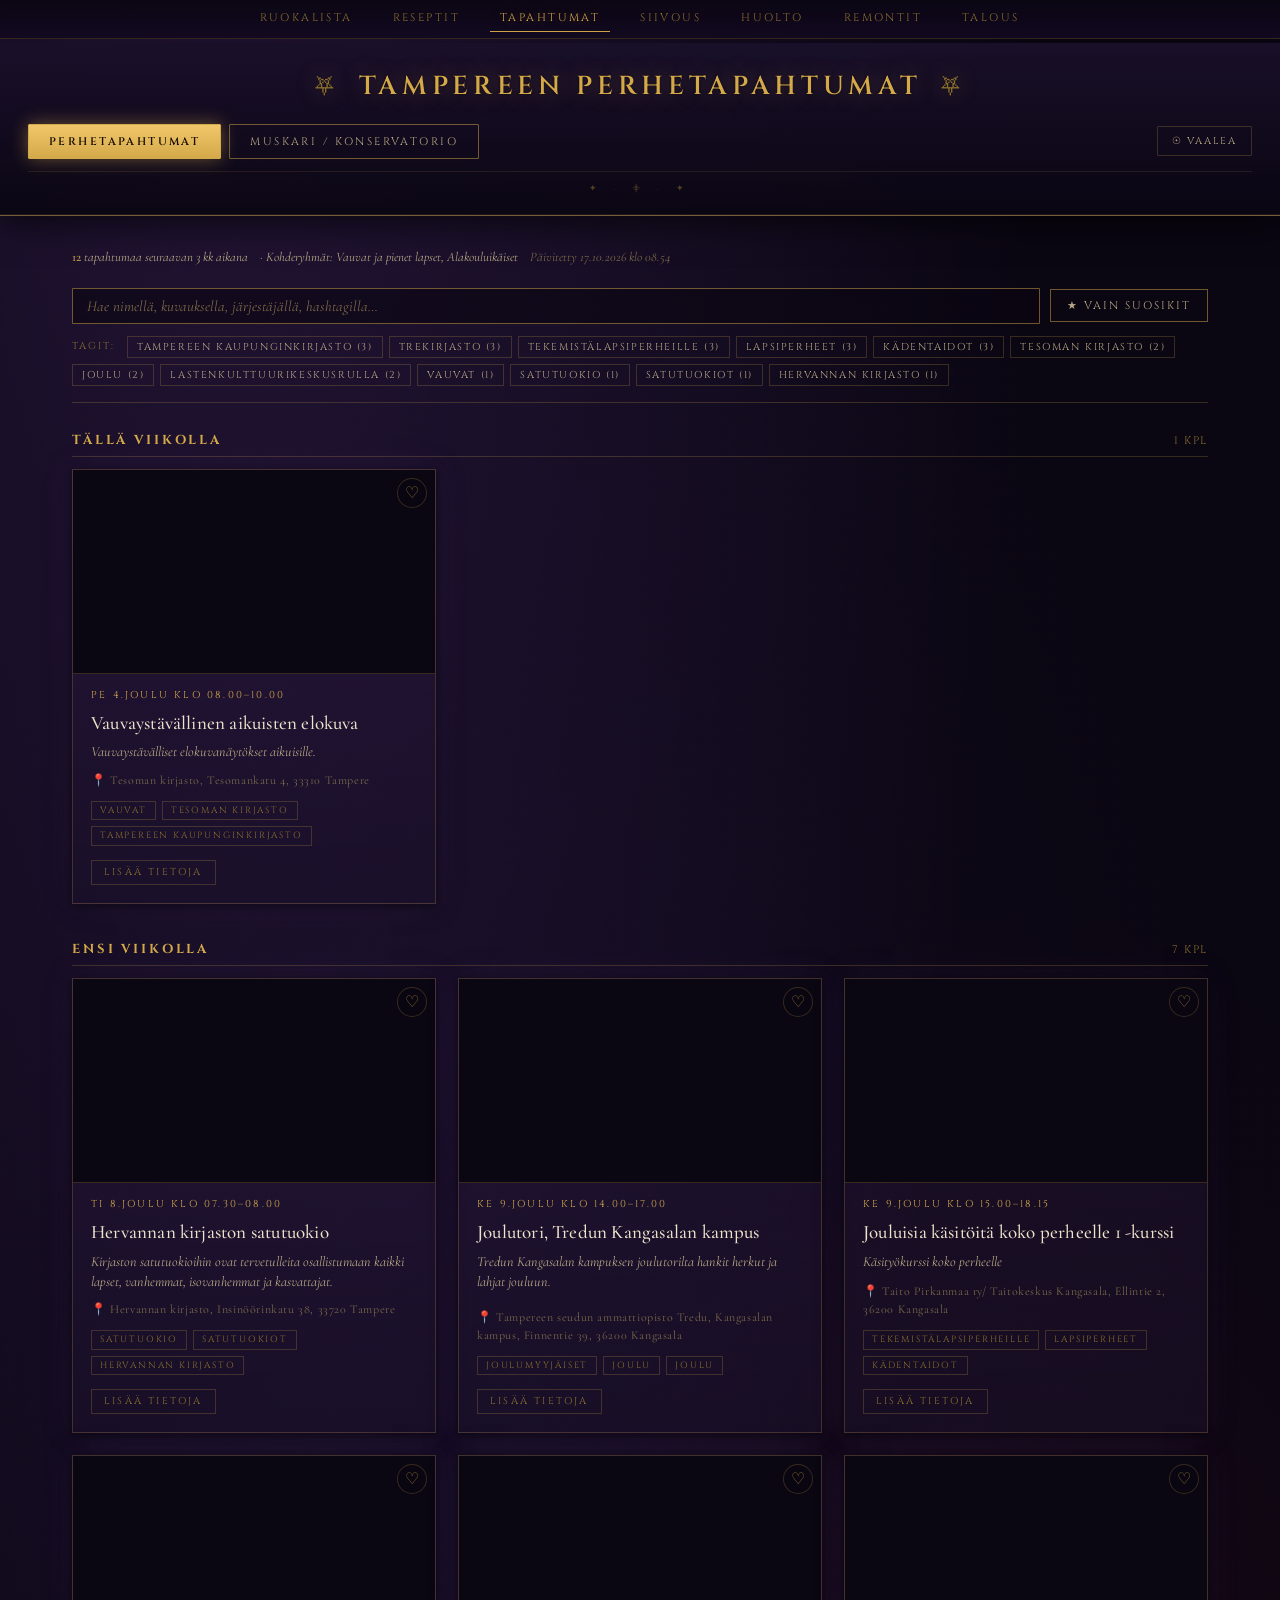
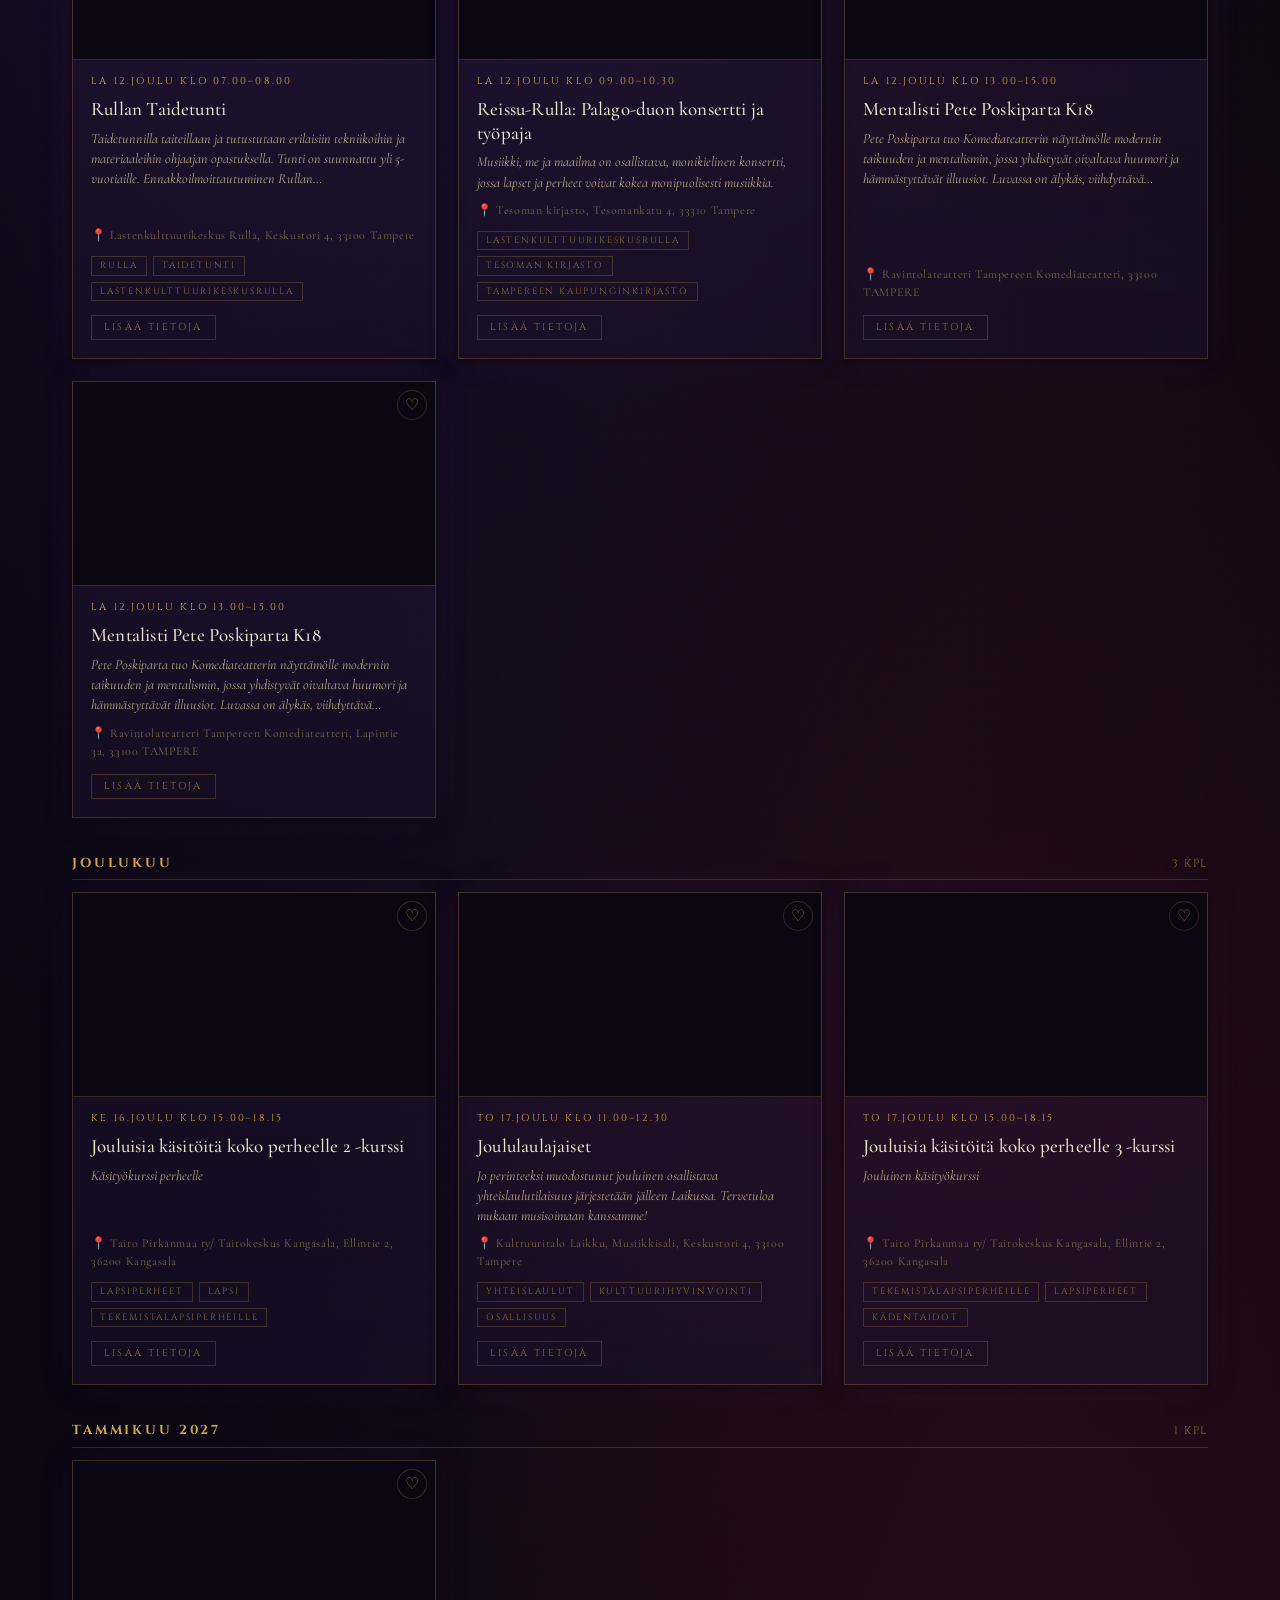
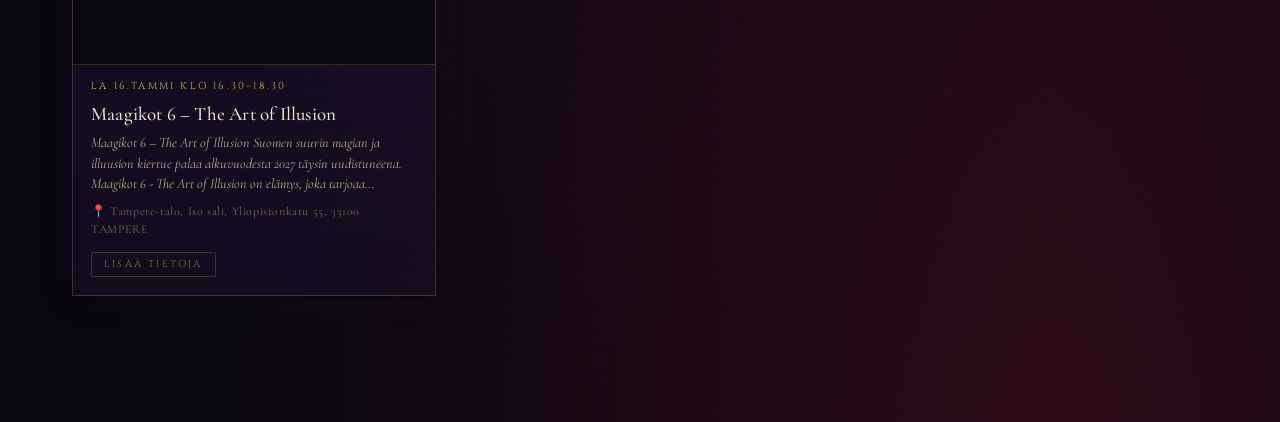
<file: tapahtumat.html>
<!DOCTYPE html>
<html lang="fi">
<head>
<meta charset="UTF-8">
<meta name="viewport" content="width=device-width, initial-scale=1.0">
<meta name="julkaistu" content="2026-10-17">
<meta name="robots" content="noindex, nofollow">
<meta http-equiv="Cache-Control" content="no-cache, no-store, must-revalidate">
<meta http-equiv="Pragma" content="no-cache">
<meta http-equiv="Expires" content="0">
<title>Tampereen perhetapahtumat</title>
<link rel="preconnect" href="https://fonts.googleapis.com">
<link rel="preconnect" href="https://fonts.gstatic.com" crossorigin>
<link href="https://fonts.googleapis.com/css2?family=Cinzel:wght@400;500;600;700&family=Cormorant+Garamond:ital,wght@0,400;0,500;0,600;1,400;1,500&display=swap" rel="stylesheet">
<style>
  :root {
    --bg: #0a0612;
    --bg-2: #140a22;
    --surface: #1a102a;
    --surface-2: #22143a;
    --ink: #ede4cc;
    --ink-dim: #b8a885;
    --muted: #7a6a4a;
    --gold: #d4a94a;
    --gold-bright: #f0c76a;
    --gold-dim: #8a6f30;
    --blood: #8b1e2b;
    --purple: #4a2b6e;
    --border: rgba(212, 169, 74, 0.22);
    --border-strong: rgba(212, 169, 74, 0.5);
    --shadow: 0 2px 10px rgba(0,0,0,0.6), 0 0 30px rgba(74, 43, 110, 0.18);
    --bg-glow-1: rgba(74, 43, 110, 0.4);
    --bg-glow-2: rgba(139, 30, 43, 0.28);
    --bg-glow-3: rgba(26, 16, 42, 0.4);
    --nav-bg: linear-gradient(180deg, rgba(10,6,18,0.98), rgba(20,10,34,0.95));
  }
  /* ====== VAALEA TEEMA ("pergamentti") ===================== */
  :root[data-theme="light"] {
    --bg: #efe4c4;
    --bg-2: #e3d6b2;
    --surface: #f5ebd0;
    --surface-2: #e8dcb8;
    --ink: #2a1f10;
    --ink-dim: #5a4625;
    --muted: #8a7855;
    --gold: #8d6b00;
    --gold-bright: #b8901c;
    --gold-dim: #c9b078;
    --blood: #6b1820;
    --purple: #4a2b6e;
    --border: rgba(141, 107, 0, 0.32);
    --border-strong: rgba(141, 107, 0, 0.55);
    --shadow: 0 2px 10px rgba(60, 40, 0, 0.12), 0 0 30px rgba(141, 107, 0, 0.06);
    --bg-glow-1: rgba(141, 107, 0, 0.10);
    --bg-glow-2: rgba(107, 24, 32, 0.07);
    --bg-glow-3: rgba(229, 220, 184, 0.50);
    --nav-bg: linear-gradient(180deg, rgba(253, 246, 220, 0.97), rgba(245, 235, 208, 0.95));
  }
  * { box-sizing: border-box; }
  html, body {
    margin: 0; padding: 0;
    background:
      radial-gradient(ellipse at 18% -10%, var(--bg-glow-1), transparent 55%),
      radial-gradient(ellipse at 82% 110%, var(--bg-glow-2), transparent 55%),
      radial-gradient(ellipse at 50% 50%, var(--bg-glow-3), transparent 70%),
      var(--bg);
    color: var(--ink);
    font-family: 'Cormorant Garamond', 'Garamond', 'Palatino Linotype', Palatino, Georgia, serif;
    font-size: 17px;
    line-height: 1.5;
    min-height: 100vh;
  }

  /* ========== Site-nav (sivujen välinen) ========== */
  
  
  
  

  header {
    background: linear-gradient(180deg, rgba(26,16,42,0.97), rgba(10,6,18,0.93));
    border-bottom: 1px solid var(--border-strong);
    padding: 24px 28px 20px;
    position: sticky; top: 42px; z-index: 10;
    box-shadow: 0 10px 28px rgba(0,0,0,0.55), inset 0 -1px 0 rgba(212,169,74,0.1);
  }
  header h1 {
    margin: 0 0 18px 0;
    font-family: 'Cinzel', 'Trajan Pro', Georgia, serif;
    font-size: 26px;
    font-weight: 600;
    letter-spacing: 0.18em;
    text-transform: uppercase;
    text-align: center;
    color: var(--gold);
    text-shadow: 0 0 22px rgba(212, 169, 74, 0.35), 0 0 2px rgba(0,0,0,0.6);
  }
  header h1 .sigil {
    color: var(--gold-dim);
    margin: 0 18px;
    font-size: 22px;
    display: inline-block;
    vertical-align: middle;
    font-weight: normal;
    animation: sigilPulse 4.5s ease-in-out infinite;
  }
  header h1 .sigil:last-child { animation-delay: 2.2s; }
  @keyframes sigilPulse{
    0%, 100% { text-shadow: 0 0 6px rgba(212, 169, 74, 0.25); color: var(--gold-dim); }
    50% { text-shadow: 0 0 22px rgba(212, 169, 74, 0.75), 0 0 4px rgba(240, 199, 106, 0.5); color: var(--gold); }
  }
  header::after {
    content: "✦ · ⸎ · ✦";
    display: block;
    text-align: center;
    color: var(--gold-dim);
    letter-spacing: 0.8em;
    font-size: 9px;
    margin-top: 12px;
    padding-top: 10px;
    border-top: 1px solid var(--border);
    opacity: 0.55;
  }
  .controls {
    display: flex; flex-wrap: wrap; gap: 8px;
    align-items: center; justify-content: center;
  }
  .tab {
    appearance: none;
    border: 1px solid var(--border-strong);
    background: transparent;
    color: var(--ink-dim);
    padding: 9px 20px;
    border-radius: 1px;
    font-family: 'Cinzel', Georgia, serif;
    font-size: 11px;
    letter-spacing: 0.22em;
    text-transform: uppercase;
    cursor: pointer;
    transition: color 0.2s, border-color 0.2s, background 0.2s, box-shadow 0.2s;
  }
  .tab:hover {
    color: var(--gold-bright);
    border-color: var(--gold);
    box-shadow: 0 0 14px rgba(212, 169, 74, 0.35);
  }
  .tab.active {
    background: linear-gradient(180deg, var(--gold-bright), var(--gold));
    color: #1a0f00;
    border-color: var(--gold);
    font-weight: 600;
    box-shadow: 0 0 18px rgba(212, 169, 74, 0.45);
  }
  /* Teema-toggle — sama tyyli kuin .tab mutta ei reagoi tab-handleriin */
  .theme-btn {
    appearance: none;
    border: 1px solid var(--border);
    background: transparent;
    color: var(--ink-dim);
    padding: 7px 14px;
    border-radius: 1px;
    font-family: 'Cinzel', Georgia, serif;
    font-size: 10px;
    letter-spacing: 0.18em;
    text-transform: uppercase;
    cursor: pointer;
    transition: color 0.2s, border-color 0.2s, box-shadow 0.2s;
  }
  .theme-btn:hover {
    color: var(--gold-bright);
    border-color: var(--gold);
    box-shadow: 0 0 10px rgba(212, 169, 74, 0.25);
  }

  main { padding: 32px 28px 80px; max-width: 1200px; margin: 0 auto; }

  section { display: none; }
  section.active { display: block; }

  .meta-bar {
    display: flex;
    flex-wrap: wrap;
    gap: 12px;
    align-items: baseline;
    margin-bottom: 20px;
    font-size: 13px;
    color: var(--ink-dim);
    font-style: italic;
  }
  .meta-bar .count { color: var(--gold); font-style: normal; font-weight: 500; }
  .meta-bar .fetched { color: var(--muted); }

  .event-grid {
    display: grid;
    grid-template-columns: repeat(auto-fill, minmax(320px, 1fr));
    gap: 22px;
  }
  .event-card {
    background: linear-gradient(180deg, rgba(74,43,110,0.18), rgba(26,16,42,0.55));
    border: 1px solid var(--border);
    box-shadow: var(--shadow);
    display: flex;
    flex-direction: column;
    overflow: hidden;
    transition: border-color 0.2s, box-shadow 0.2s, transform 0.2s;
  }
  .event-card:hover {
    border-color: var(--gold);
    box-shadow: 0 0 22px rgba(212,169,74,0.25), var(--shadow);
    transform: translateY(-2px);
  }
  .event-card .thumb {
    aspect-ratio: 16 / 9;
    background: #0a0612 center/cover no-repeat;
    border-bottom: 1px solid var(--border);
    position: relative;
  }
  .event-card .thumb.no-image {
    background:
      radial-gradient(ellipse at 30% 30%, rgba(74,43,110,0.5), transparent 60%),
      radial-gradient(ellipse at 70% 70%, rgba(139,30,43,0.25), transparent 55%),
      var(--bg-2);
    display: flex; align-items: center; justify-content: center;
    color: var(--gold-dim);
    font-family: 'Cinzel', Georgia, serif;
    font-size: 28px;
    letter-spacing: 0.5em;
  }
  .event-card .body { padding: 14px 18px 18px; display: flex; flex-direction: column; gap: 8px; flex: 1; }
  .event-card .date {
    font-family: 'Cinzel', Georgia, serif;
    font-size: 10px;
    letter-spacing: 0.22em;
    text-transform: uppercase;
    color: var(--gold);
  }
  .event-card .name {
    font-size: 19px;
    font-weight: 500;
    line-height: 1.25;
    color: var(--ink);
    letter-spacing: 0.01em;
  }
  .event-card .desc {
    font-size: 14px;
    color: var(--ink-dim);
    font-style: italic;
    line-height: 1.45;
    flex: 1;
  }
  .event-card .place {
    font-size: 12px;
    color: var(--muted);
    letter-spacing: 0.05em;
  }
  .event-card .tags { display: flex; flex-wrap: wrap; gap: 6px; margin-top: 4px; }
  .event-card .tag {
    font-family: 'Cinzel', Georgia, serif;
    font-size: 9px;
    letter-spacing: 0.2em;
    text-transform: uppercase;
    color: var(--gold-dim);
    border: 1px solid var(--border);
    padding: 2px 8px;
  }
  .event-card .link {
    margin-top: 6px;
    font-family: 'Cinzel', Georgia, serif;
    font-size: 10px;
    letter-spacing: 0.22em;
    text-transform: uppercase;
    color: var(--gold-dim);
    text-decoration: none;
    align-self: flex-start;
    border: 1px solid var(--border);
    padding: 4px 12px;
    transition: color 0.2s, border-color 0.2s, box-shadow 0.2s;
  }
  .event-card .link:hover {
    color: var(--gold-bright);
    border-color: var(--gold);
    box-shadow: 0 0 10px rgba(212,169,74,0.4);
  }

  /* ========== Toolbar (haku, suosikit, hashtagit) ========== */
  .toolbar {
    display: flex;
    flex-direction: column;
    gap: 12px;
    margin-bottom: 22px;
    padding-bottom: 16px;
    border-bottom: 1px solid var(--border);
  }
  .toolbar .row1 { display: flex; flex-wrap: wrap; gap: 10px; align-items: center; }
  .search-input {
    flex: 1;
    min-width: 220px;
    background: rgba(10,6,18,0.6);
    border: 1px solid var(--border-strong);
    color: var(--ink);
    padding: 8px 14px;
    font-family: inherit;
    font-size: 15px;
    border-radius: 1px;
    transition: border-color 0.2s, box-shadow 0.2s;
  }
  .search-input::placeholder { color: var(--muted); font-style: italic; }
  .search-input:focus {
    outline: none;
    border-color: var(--gold);
    box-shadow: 0 0 12px rgba(212,169,74,0.3);
  }
  .fav-toggle {
    appearance: none;
    border: 1px solid var(--border-strong);
    background: transparent;
    color: var(--ink-dim);
    padding: 8px 16px;
    font-family: 'Cinzel', Georgia, serif;
    font-size: 11px;
    letter-spacing: 0.18em;
    text-transform: uppercase;
    cursor: pointer;
    transition: color 0.2s, border-color 0.2s, background 0.2s, box-shadow 0.2s;
  }
  .fav-toggle:hover {
    color: var(--gold-bright);
    border-color: var(--gold);
  }
  .fav-toggle.active {
    background: linear-gradient(180deg, var(--gold-bright), var(--gold));
    color: #1a0f00;
    border-color: var(--gold);
    box-shadow: 0 0 14px rgba(212,169,74,0.4);
  }
  .hashtag-row {
    display: flex;
    flex-wrap: wrap;
    gap: 6px;
    align-items: center;
  }
  .hashtag-row .label {
    font-family: 'Cinzel', Georgia, serif;
    font-size: 10px;
    letter-spacing: 0.2em;
    text-transform: uppercase;
    color: var(--gold-dim);
    margin-right: 6px;
  }
  .hashtag-chip {
    appearance: none;
    border: 1px solid var(--border);
    background: transparent;
    color: var(--ink-dim);
    font-family: 'Cinzel', Georgia, serif;
    font-size: 10px;
    letter-spacing: 0.16em;
    text-transform: uppercase;
    padding: 3px 9px;
    cursor: pointer;
    transition: color 0.2s, border-color 0.2s, background 0.2s;
  }
  .hashtag-chip:hover {
    color: var(--gold-bright);
    border-color: var(--gold);
  }
  .hashtag-chip.active {
    color: var(--gold);
    border-color: var(--gold);
    background: rgba(212,169,74,0.12);
  }
  .hashtag-clear {
    color: var(--muted);
    font-size: 10px;
    background: none;
    border: none;
    cursor: pointer;
    padding: 3px 6px;
    font-style: italic;
    text-decoration: underline dotted;
  }
  .hashtag-clear:hover { color: var(--ink-dim); }

  /* ========== Ryhmäotsikko ========== */
  .group-section { margin-bottom: 30px; }
  .group-heading {
    font-family: 'Cinzel', Georgia, serif;
    font-size: 13px;
    letter-spacing: 0.22em;
    text-transform: uppercase;
    color: var(--gold);
    margin: 0 0 12px 0;
    padding: 6px 0;
    border-bottom: 1px solid var(--border);
    display: flex;
    justify-content: space-between;
    align-items: baseline;
  }
  .group-heading .group-count {
    font-size: 11px;
    color: var(--gold-dim);
    letter-spacing: 0.15em;
    font-weight: normal;
  }

  /* ========== Suosikkisydän korttiin ========== */
  .event-card { position: relative; }
  .fav-heart {
    position: absolute;
    top: 8px; right: 8px;
    width: 30px; height: 30px;
    border-radius: 50%;
    border: 1px solid var(--border);
    background: rgba(10,6,18,0.65);
    color: var(--gold-dim);
    font-size: 16px;
    line-height: 1;
    display: flex;
    align-items: center;
    justify-content: center;
    cursor: pointer;
    z-index: 2;
    transition: color 0.2s, border-color 0.2s, transform 0.15s, background 0.2s;
  }
  .fav-heart:hover {
    color: var(--gold-bright);
    border-color: var(--gold);
    transform: scale(1.1);
  }
  .fav-heart.active {
    color: var(--blood);
    border-color: var(--blood);
    background: rgba(139,30,43,0.18);
    text-shadow: 0 0 10px rgba(139,30,43,0.6);
  }

  .empty-state {
    padding: 60px 20px;
    text-align: center;
    color: var(--muted);
    font-style: italic;
    font-size: 16px;
  }

  /* Mobiili */
  @media (max-width: 720px){
    
    
    header { top: 36px; padding: 18px 14px 14px; }
    header h1 { font-size: 19px; letter-spacing: 0.14em; margin-bottom: 14px; }
    header h1 .sigil { margin: 0 10px; font-size: 16px; }
    main { padding: 18px 14px 60px; }
    .event-grid { grid-template-columns: 1fr; gap: 16px; }
    .event-card .name { font-size: 17px; }
    .tab { padding: 7px 12px; font-size: 10px; letter-spacing: 0.16em; }
  }

  /* Desktopin luettavuus */
  @media (min-width: 721px){
    body { font-size: 18px; }
    main { padding: 36px 32px 96px; }
  }
</style>
<script>
  // Synkronoi teema-attribuutti ennen renderöintiä (FOUC-esto).
  (function() {
    try {
      var t = localStorage.getItem("ruokalista-theme");
      if (t === "light") document.documentElement.setAttribute("data-theme", "light");
    } catch (e) {}
  })();
</script>
  <link rel="stylesheet" href="styles.css">
</head>
<body>

<nav class="site-nav">
  <a href="index.html">Ruokalista</a>
  <a href="reseptit.html">Reseptit</a>
  <a href="tapahtumat.html" class="current" aria-current="page">Tapahtumat</a>
  <a href="siivous.html">Siivous</a>
  <a href="huolto.html">Huolto</a>
  <a href="remontit.html">Remontit</a>
  <a href="talous.html">Talous</a>
</nav>

<header>
  <h1><span class="sigil">⛧</span>Tampereen perhetapahtumat<span class="sigil">⛧</span></h1>
  <div class="controls">
    <button class="tab active" data-target="perhe">Perhetapahtumat</button>
    <button class="tab" data-target="konservatorio">Muskari / Konservatorio</button>
    <span style="flex: 1"></span>
    <button class="theme-btn" id="themeToggle" onclick="toggleTheme()" title="Vaihda tumma/vaalea teema" aria-label="Vaihda teema">
      <span id="themeIcon">☉</span> <span id="themeLabel">Vaalea</span>
    </button>
  </div>
</header>

<main>
  <section id="perhe" class="active">
    <div class="meta-bar">
      <span><span class="count" id="count-perhe">0</span> tapahtumaa seuraavan 3 kk aikana</span>
      <span>· Kohderyhmät: Vauvat ja pienet lapset, Alakouluikäiset</span>
      <span class="fetched" id="fetched-perhe"></span>
    </div>
    <div class="toolbar" data-tab="perhe">
      <div class="row1">
        <input type="search" class="search-input" placeholder="Hae nimellä, kuvauksella, järjestäjällä, hashtagilla…" data-tab="perhe">
        <button type="button" class="fav-toggle" data-tab="perhe">★ Vain suosikit</button>
      </div>
      <div class="hashtag-row" data-tab="perhe"></div>
    </div>
    <div id="groups-perhe"></div>
  </section>

  <section id="konservatorio">
    <div class="meta-bar">
      <span><span class="count" id="count-konsa">0</span> tapahtumaa</span>
      <span>· Järjestäjä: Tampereen konservatorio</span>
      <span class="fetched" id="fetched-konsa"></span>
    </div>
    <div class="toolbar" data-tab="konsa">
      <div class="row1">
        <input type="search" class="search-input" placeholder="Hae nimellä, kuvauksella, hashtagilla…" data-tab="konsa">
        <button type="button" class="fav-toggle" data-tab="konsa">★ Vain suosikit</button>
      </div>
      <div class="hashtag-row" data-tab="konsa"></div>
    </div>
    <div id="groups-konsa"></div>
  </section>
</main>

<!-- Tapahtumadata upotetaan julkaise.py:n toimesta -->
<script type="application/json" id="events-data">{"haettu":"2026-10-17T08:54:34","tapahtumat":[{"id":"6acdf914b421cb000765ea68","nimi":"Pöytäjääkiekon rankingturnaus Tampereella","kuvaus":"Stiga-pöytäjääkiekkoturnaus Tampereella. Turnauksessa järjestetään avoimen sarjan lisäksi maksuttomat juniorisarja ja haastajasarja.","alkaa":"2026-10-17T06:00:00.000Z","paattyy":"2026-10-17T17:00:00.000Z","paikka":"Satakunnankatu 60, 33230 Tampere","jarjestaja":"Tampereen Pöytäjääkiekko","kohderyhmat":["age-2","age-3","age-5"],"kategoriat":["sports and fitness"],"tagit":["pelit","kokoperheelle","pöytäjääkiekko"],"kuva":"https://s3.eu-central-1.amazonaws.com/eventz.today.prod/images/04acfe60f6dbf9b0d7b1ff686327bdf85a3c6dba46eab3905fe8c0ca78d522f7","linkki":"https://tapahtumat.tampere.fi/fi-FI/page/6acdf914b421cb000765ea68/p%C3%B6yt%C3%A4j%C3%A4%C3%A4kiekon-rankingturnaus-tampereella"},{"id":"6ab63f5c7a762e0007d68cc0","nimi":"Vakoilumuseon syysloma","kuvaus":"Vakoilusta vainoharhaisuutta elämään. Tule tutustumaan vakoilun merkilliseen maailmaan opastusten ja testien avulla syyslomalla.","alkaa":"2026-10-17T07:00:00.000Z","paattyy":"2026-10-17T15:00:00.000Z","paikka":"Satakunnankatu 18, 33210 Tampere","jarjestaja":"Vakoilumuseo","kohderyhmat":["age-3","age-2","age-5"],"kategoriat":["museums and galleries","museums","exhibitions","literature"],"tagit":["#Tampere","vakoilumuseo","Museo","syysloma"],"kuva":"https://s3.eu-central-1.amazonaws.com/eventz.today.prod/images/5f9dd838ff0d355820a6b2aff40c13c92ec60b41e05e815b6a760acc731ccc39","linkki":"https://tapahtumat.tampere.fi/fi-FI/page/6ab63f5c7a762e0007d68cc0/vakoilumuseon-syysloma"},{"id":"6ac39de5b421cb000764257a","nimi":"Syysloma Trampolin Park Wildissa","kuvaus":"Tule viettämään hauskaa ja aktiivista syyslomaa Trampolin Park Wildiin! Hyppää, kiipeile tai seikkaile – tai yhdistele aktiviteetteja. Syyslomalla kahden aktiviteetin yhdistelmät vain 24€/hlö!","alkaa":"2026-10-17T07:00:00.000Z","paattyy":"2026-10-17T18:00:00.000Z","paikka":"Trampolin Park Wild, Kuntokatu 17, 33520 Tampere","jarjestaja":"Trampolin Park Wild","kohderyhmat":["age-2","age-3","age-4"],"kategoriat":[],"tagit":["tekemistätampereella","lapsiperheet","liikunta","syyslomatekemistä","syysloma"],"kuva":"https://s3.eu-central-1.amazonaws.com/eventz.today.prod/images/932c8e3c98a6c6eeaa825e4aefed6837c55ecb794686c05d070c1d6f2a33025c","linkki":"https://tapahtumat.tampere.fi/fi-FI/page/6ac39de5b421cb000764257a/syysloma-trampolin-park-wildissa"},{"id":"6ac4d7804ea3e80007fd7ff0","nimi":"Syyslomaviikon perhepelit","kuvaus":"Syyslomaviikon perhepelit\n\nTi 13.10. klo 10-12\n\nTo 15.10. klo 13-15\n\nLa 17.10. klo 10-12\n\nTule tutustumaan pääkirjaston pelitilaan!","alkaa":"2026-10-17T07:00:00.000Z","paattyy":"2026-10-17T09:00:00.000Z","paikka":"Keskusaukio 2, 36200 Kangasala","jarjestaja":"Kangasalan pääkirjasto","kohderyhmat":["age-2","age-3","age-1","age-4"],"kategoriat":["kids and family","youths","kids and family","youths"],"tagit":["kangasalankirjasto","syysloma","pelit","kirjasto"],"kuva":"https://s3.eu-central-1.amazonaws.com/eventz.today.prod/images/298046241f2a8ff7401019c8e431fdf9447a7a16ffd3d1c5a1af2ade46cdee0a","linkki":"https://tapahtumat.tampere.fi/fi-FI/page/6ac4d7804ea3e80007fd7ff0/syyslomaviikon-perhepelit"},{"id":"6ace26a54ea3e80007ff254e","nimi":"Jippikaijee pompputapahtuma","kuvaus":"Pompputapahtuma Hervannan vapaa-aikakeskuksessa tuo isoon saliin pomppulinnoja, herkkuja ja muuta hauskaa kaiken ikäisille.","alkaa":"2026-10-17T07:30:00.000Z","paattyy":"2026-10-17T15:00:00.000Z","paikka":"Hervannan vapaa-aikakeskus, Lindforsinkatu 5, 33720 Tampere","jarjestaja":"Tampereen kaupungin nuorisopalvelut","kohderyhmat":["age-2","age-3","age-1"],"kategoriat":["kids and family"],"tagit":[],"kuva":"https://s3.eu-central-1.amazonaws.com/eventz.today.prod/images/2d52a63284aa438ee19996859c053251f618efde3ef8dda34bc707bb2c0f03df","linkki":"https://tapahtumat.tampere.fi/fi-FI/page/6ace26a54ea3e80007ff254e/jippikaijee-pompputapahtuma"},{"id":"6ac4ef909e56b700077d8a95","nimi":"Halloween SisuRieha","kuvaus":"Halloween SisuRieha on suosittu koko perheen liikunnallinen tapahtuma. Tapahtumassa on muun muassa temppurata, kammokuja ja kahvio. Pukeudu lempi halloweenasuusi!","alkaa":"2026-10-17T08:00:00.000Z","paattyy":"2026-10-17T11:00:00.000Z","paikka":"Tesomankatu 33, 33310 Tampere","jarjestaja":"Tampereen Sisu","kohderyhmat":["age-1","age-2","age-3"],"kategoriat":["sports and fitness","kids and family"],"tagit":[],"kuva":"https://s3.eu-central-1.amazonaws.com/eventz.today.prod/images/07266af50985092e45ccfce1ed0689169e099ff3f784eb9e72ff01da38cda6f5","linkki":"https://tapahtumat.tampere.fi/fi-FI/page/6ac4ef909e56b700077d8a95/halloween-sisurieha"},{"id":"6a9a70c2b601bd0007e57414","nimi":"Karmiva karnevaali 2026","kuvaus":"Lokakuussa pääset kokemaan Särkänniemen huvilaitteet myös tunnelmalliseen pimeään vuodenaikaan ja upeasti valaistuina, kun Karmiva karnevaali saapuu tuomaan iloa ja jännitystä syyslomalle.","alkaa":"2026-10-17T10:00:00.000Z","paattyy":"2026-10-17T18:00:00.000Z","paikka":"Särkänniemi, Laiturikatu 1, 33230 Tampere","jarjestaja":"Särkänniemi","kohderyhmat":["age-2","age-4","age-5"],"kategoriat":["festivals","dance","circus","activities","excursions, guided tours"],"tagit":["Perhetapahtuma","Elämys","särkänniemi","#Tampere"],"kuva":"https://s3.eu-central-1.amazonaws.com/eventz.today.prod/images/672240b412fdb09d2c1882633cb12b43c9c3b0978fb16ca5f86c0dd42982b61c","linkki":"https://tapahtumat.tampere.fi/fi-FI/page/6a9a70c2b601bd0007e57414/karmiva-karnevaali-2026"},{"id":"6abb5a2c9633540007496ef5","nimi":"Ti-Ti Nallen Tallin Minikonsertit","kuvaus":"Ti-Ti Nallen Tallin Minikonsertit la 17.10. klo 14 & 15.30\n\nKonsertin kesto noin 30 min. jonka jälkeen meet & greet!\n\nTallilla myös varastotuotemyynti.\n\nTi-Ti Nallen Talli: Keskitie 7, 33470 Ylöjärvi","alkaa":"2026-10-17T11:00:00.000Z","paattyy":"2026-10-17T11:30:00.000Z","paikka":"Keskitie 7, 33470 Ylöjärvi","jarjestaja":"Ti-Ti Nalle","kohderyhmat":["age-1","age-5"],"kategoriat":["consert","kids and family"],"tagit":["lapsiperheet","Perhetapahtuma","Lastentapahtumat","Konsertti"],"kuva":"https://s3.eu-central-1.amazonaws.com/eventz.today.prod/images/cab45d8a90b5b714b697fb2dad07ff342445b0bb52e6846b6d740ca9274bb5c7","linkki":"https://tapahtumat.tampere.fi/fi-FI/page/6abb5a2c9633540007496ef5/ti-ti-nallen-tallin-minikonsertit"},{"id":"6a242e75a7cd070007ab7242","nimi":"Espanjankieliset satutuokiot - Cuentacuentos en Español","kuvaus":"Sukella espanjankielisten satujen maailmaan pääkirjasto Metsossa!\n¡Bienvenidos al Cuentacuentos en Español en la Biblioteca Metso!","alkaa":"2026-10-17T11:30:00.000Z","paattyy":"2026-10-17T12:30:00.000Z","paikka":"Pääkirjasto Metso, Pirkankatu 2, 33210 Tampere","jarjestaja":"Tampereen kaupunginkirjasto","kohderyhmat":["age-1"],"kategoriat":["literature","kids and family"],"tagit":["satutuokiot","satutuokio","Pääkirjasto Metso","trekirjasto","Tampereen kaupunginkirjasto"],"kuva":"https://s3.eu-central-1.amazonaws.com/eventz.today.prod/images/c3643b7dbe50f32a3291ae871fc0271f2e5b8a7f6c226bd97d49dda6ec1fe50d","linkki":"https://tapahtumat.tampere.fi/fi-FI/page/6a242e75a7cd070007ab7242/espanjankieliset-satutuokiot---cuentacuentos-en-espa%C3%B1ol"},{"id":"6ac377354ea3e80007fd4c8b","nimi":"Lapsen ja aikuisen yhteinen uintihetki","kuvaus":"Vinkkejä ja tukea lapsen uimataidon itsenäiseen vahvistamiseen. Ryhmissä rajattu määrä paikkoja (15 lasta + vanhempi). Ilmoittautuminen etukäteen verkossa 9.10. klo 12 alkaen. Uimahallimaksu.","alkaa":"2026-10-18T08:00:00.000Z","paattyy":"2026-10-18T08:30:00.000Z","paikka":"Nokian uimahallin terapia-allas, Välikatu 24, 37100 Nokia","jarjestaja":"Nokian liikuntapalvelut","kohderyhmat":["age-2","age-1"],"kategoriat":["kids and family"],"tagit":["Täälläsyntyyuutta"],"kuva":"https://s3.eu-central-1.amazonaws.com/eventz.today.prod/images/97583d4c26d9a002181513104f9928f41694091ddd1c2edef07b9ac5b116cc40","linkki":"https://tapahtumat.tampere.fi/fi-FI/page/6ac377354ea3e80007fd4c8b/lapsen-ja-aikuisen-yhteinen-uintihetki"},{"id":"6ab3b9a6defde0000795b79a","nimi":"K-Kino: Unohdettu saari","kuvaus":"Unohdettu saari on huikean tunteikas tarina kahdesta parhaasta ystävyksestä, joiden täytyy yhdistää voimansa eron uhatessa. Puhuttu suomeksi!","alkaa":"2026-10-18T09:45:00.000Z","paattyy":"2026-10-18T11:34:00.000Z","paikka":"Kangasala-talo, Kuohunharjuntie 6, 36200 Kangasala","jarjestaja":"K-Kino","kohderyhmat":["age-2","age-3"],"kategoriat":["movies","kids and family","youths"],"tagit":["kangasalatalo","elokuvat","kkinokangasala","kkino"],"kuva":"https://s3.eu-central-1.amazonaws.com/eventz.today.prod/images/1d140ccf50233b3d848dd38e5a2b8db4339380a14b9475632f2ccd62901376c4","linkki":"https://tapahtumat.tampere.fi/fi-FI/page/6ab3b9a6defde0000795b79a/k-kino-unohdettu-saari"},{"id":"6ace2391ec3311000755a33b","nimi":"Muumiometsästys","kuvaus":"👹 Muumiot ja muut lokakuiset pelotukset ovat päässeet irralleen Kangasalan pääkirjaston lastenosastolla. Löydätkö ne kaikki?\n\nYli 5 löytäneelle pieni palkkio.","alkaa":"2026-10-19T07:00:00.000Z","paattyy":"2026-10-24T11:30:00.000Z","paikka":"Keskusaukio 2, 36200 Kangasala","jarjestaja":"Kangasalan pääkirjasto","kohderyhmat":["age-1","age-2"],"kategoriat":["other","kids and family","kids and family"],"tagit":["kangasala","kauhujenkangasala","kangasalankirjasto","kirjasto"],"kuva":"https://s3.eu-central-1.amazonaws.com/eventz.today.prod/images/0739a59e232551fa8a27ab90630ed3997f996778a512f126bd0b574625407d0a","linkki":"https://tapahtumat.tampere.fi/fi-FI/page/6ace2391ec3311000755a33b/muumiomets%C3%A4stys"},{"id":"6a22884f2509d00007eed577","nimi":"Tesoman kirjaston satutuokio","kuvaus":"Kirjaston satutuokioihin ovat tervetulleita osallistumaan kaikki lapset, vanhemmat, isovanhemmat ja kasvattajat.","alkaa":"2026-10-20T07:00:00.000Z","paattyy":"2026-10-20T07:30:00.000Z","paikka":"Tesoman kirjasto, Tesomankatu 4, 33310 Tampere","jarjestaja":"Tampereen kaupunginkirjasto","kohderyhmat":["age-1"],"kategoriat":["literature","kids and family"],"tagit":["satutuokio","satutuokiot","Tesoman kirjasto","trekirjasto","Tampereen kaupunginkirjasto"],"kuva":"https://s3.eu-central-1.amazonaws.com/eventz.today.prod/images/154193864b879ecefb7d1d3058ad6fcaa2674063a67ac54b2ec32e101d570d82","linkki":"https://tapahtumat.tampere.fi/fi-FI/page/6a22884f2509d00007eed577/tesoman-kirjaston-satutuokio"},{"id":"6a1d647c2d8dfb0007dc900a","nimi":"Lue Luppakorvalle Kaukajärven kirjastossa","kuvaus":"Kirjastossa lapset voivat lukea lukukoiralle. Koiralle lukeminen hyödyttää lapsia, joilla on haasteita lukemisessa tai esiintymispelkoa.","alkaa":"2026-10-20T14:00:00.000Z","paattyy":"2026-10-20T15:00:00.000Z","paikka":"Kaukajärven kirjasto, Käätykatu 6, 33710 Tampere","jarjestaja":"Tampereen kaupunginkirjasto","kohderyhmat":["age-2"],"kategoriat":["literature"],"tagit":["Kaukajärven kirjasto","Lue Luppakorvalle","lukukoirat","Tampereen kaupunginkirjasto","trekirjasto","tampereenkaupunginkirjasto"],"kuva":"https://s3.eu-central-1.amazonaws.com/eventz.today.prod/images/c7b167e528abf1a909118268f093f18253624fa9e999158074cbc77d527f6c07","linkki":"https://tapahtumat.tampere.fi/fi-FI/page/6a1d647c2d8dfb0007dc900a/lue-luppakorvalle-kaukaj%C3%A4rven-kirjastossa"},{"id":"6a1d44a5078c9e00072625d4","nimi":"Lue Luppakorvalle Lielahden kirjastossa","kuvaus":"Kirjastossa lapset voivat lukea lukukoiralle. Koiralle lukeminen hyödyttää lapsia, joilla on haasteita lukemisessa tai esiintymispelkoa. Lukukoiratoiminta on maksutonta.","alkaa":"2026-10-20T14:00:00.000Z","paattyy":"2026-10-20T15:20:00.000Z","paikka":"Lielahden kirjasto, Antti Possin Kuja 1, 33400 Tampere","jarjestaja":"Tampereen kaupunginkirjasto","kohderyhmat":["age-2"],"kategoriat":["literature"],"tagit":["Lielahden kirjasto","Lue Luppakorvalle","lukukoirat","Tampereen kaupunginkirjasto","trekirjasto"],"kuva":"https://s3.eu-central-1.amazonaws.com/eventz.today.prod/images/db769b8185b654424137651c14b109125c1295f1608765d53b6b4dfcd9ad48d4","linkki":"https://tapahtumat.tampere.fi/fi-FI/page/6a1d44a5078c9e00072625d4/lue-luppakorvalle-lielahden-kirjastossa"},{"id":"6a3112ec187d2f0007479920","nimi":"Lukukoira Huima Kangasalan pääkirjastossa","kuvaus":"Lukukoiralle ääneen lukeminen tukee lapsen lukemaan oppimista. Koiran läsnäolo vähentää stressiä ja lievittää lukemiseen liittyvää jännitystä.","alkaa":"2026-10-20T14:30:00.000Z","paattyy":"2026-10-20T15:30:00.000Z","paikka":"Kangasalan pääkirjasto, Keskusaukio 2, 36200 Kangasala","jarjestaja":"Kangasalan pääkirjasto","kohderyhmat":["age-2","age-1"],"kategoriat":["other","literature","kids and family","kids and family"],"tagit":["kangasalankirjasto","lukukoira","kirjasto"],"kuva":"https://s3.eu-central-1.amazonaws.com/eventz.today.prod/images/8eaac606f84761e0e1b3c404259191be0a2fb6bb62ffa70274a44dd7b47a4da2","linkki":"https://tapahtumat.tampere.fi/fi-FI/page/6a3112ec187d2f0007479920/lukukoira-huima-kangasalan-p%C3%A4%C3%A4kirjastossa"},{"id":"6a4762c9fafad1b3a6908f89","nimi":"Janne Mustonen - Mystinen Taikashow","kuvaus":"Mystinen Taikashow on Taikuri Janne Mustosen kiertue, joka nähdään syksyllä 2026 ympäri Suomen. Koko perheelle suunnattu show on valloittava yhdistelmä uskomattomia taikatemppuja ja hulvattoman hauskaa komiikkaa. Esityksessä myös visuaalinen ilme pääsee loistoonsa! Janne Mustonen on Evento Awards -","alkaa":"2026-10-20T15:00:00.000Z","paattyy":"2026-10-20T17:00:00.000Z","paikka":"Taiston Talo, Asematie 9, 35100 ORIVESI AS","jarjestaja":"Tuotanto MultiTalentit","kohderyhmat":[],"kategoriat":["circus","kids and family"],"tagit":[],"kuva":"https://s3.eu-central-1.amazonaws.com/eventz.today.prod/images/6d44ca9afe9394aa737143bf115c3caf4d9359cea427e9a2d883ecda851b5561","linkki":"https://tapahtumat.tampere.fi/fi-FI/page/6a4762c9fafad1b3a6908f89/janne-mustonen---mystinen-taikashow"},{"id":"6a97d0999c234600072a1eef","nimi":"Vauvatreffit","kuvaus":"Rento kohtaamishetki kerran kuukaudessa vauvaperheille","alkaa":"2026-10-21T06:30:00.000Z","paattyy":"2026-10-21T08:30:00.000Z","paikka":"Vauvakuiskaajat - Doula- & perhepalvelut, Pellervonkatu 11, 33540 Tampere","jarjestaja":"Vauvakuiskaajat - Doula- & perhepalvelut","kohderyhmat":["age-1","age-5"],"kategoriat":["tt_asuminen","tt_digitaidot","tt_erillaisuus_suvaitsevaisuus_vahemmistot","tt_kaverit_ihmissuhteet","tt_kotoutuminen_maahanmuutto","tt_paihteettomyys_riippuvuudet","tt_opiskelu_oppiminen","tt_mielen_hyvinvointi","tt_sairaudet","tt_talous_velka","tt_terveys_elintavat","tt_tyottomyys_tyollistyminen","tt_vammaisuus_liikuntarajoitteisuus","kids and family"],"tagit":["vertaistuki","lapsiperheet","vauvakuiskaajat","vauva"],"kuva":"https://s3.eu-central-1.amazonaws.com/eventz.today.prod/images/8aadc05ea66f2ddcec28bc9bb92dcbcf18bc58d292febabec0e2d54a81ff7881","linkki":"https://tapahtumat.tampere.fi/fi-FI/page/6a97d0999c234600072a1eef/vauvatreffit"},{"id":"6ac4d5e94ea3e80007fd7fa5","nimi":"Jenni Erkintalo - Sorminukketyöpaja","kuvaus":"Jenni Erkintalo järjestää kaikenikäisille sopivan sorminukketyöpajan Tahmelan Huvilalla 21.10.2026  klo 15-17.  Uramonkatu 9. Vapaapääsy.","alkaa":"2026-10-21T12:00:00.000Z","paattyy":"2026-10-21T14:00:00.000Z","paikka":"Uramonkatu 9, 33240 Tampere","jarjestaja":"Tahmelan Huvila","kohderyhmat":["age-1","age-2","age-5"],"kategoriat":["museums and galleries","museums","exhibitions","kids and family"],"tagit":["lastenkirjagalleria","Tahmelanhuvila","sorminukketyöpaja","sorminukke"],"kuva":"https://s3.eu-central-1.amazonaws.com/eventz.today.prod/images/d788734ec1d7be349f8d15ccac30bb213e7e012ecdcc5529212a629fecc708d3","linkki":"https://tapahtumat.tampere.fi/fi-FI/page/6ac4d5e94ea3e80007fd7fa5/jenni-erkintalo---sorminukkety%C3%B6paja"},{"id":"6a918bf180aad500079a0711","nimi":"Reissu-Rulla: Palago-duon konsertti ja työpaja","kuvaus":"Musiikki, me ja maailma on osallistava, monikielinen konsertti, jossa lapset ja perheet voivat kokea monipuolisesti musiikkia.","alkaa":"2026-10-21T14:30:00.000Z","paattyy":"2026-10-21T16:00:00.000Z","paikka":"Koilliskeskuksen kirjasto, Liikekatu 3, 33580 Tampere","jarjestaja":"Tampereen kaupunginkirjasto","kohderyhmat":["age-1","age-2"],"kategoriat":["consert","kids and family"],"tagit":["lastenkulttuurikeskusrulla","Koilliskeskuksen kirjasto","Tampereen kaupunginkirjasto","trekirjasto"],"kuva":"https://s3.eu-central-1.amazonaws.com/eventz.today.prod/images/a7268059f6e699701c3194ae2d3abcfd7f953841b5134b0613f34f1ffd9f0cf9","linkki":"https://tapahtumat.tampere.fi/fi-FI/page/6a918bf180aad500079a0711/reissu-rulla-palago-duon-konsertti-ja-ty%C3%B6paja"},{"id":"6abdf9e361e7640007b61231","nimi":"Perheiden metsäkerho","kuvaus":"Kaikille avoimessa perheiden metsäkerhossa suunnataan luontoon koko perheen voimin!","alkaa":"2026-10-21T14:30:00.000Z","paattyy":"2026-10-21T15:30:00.000Z","paikka":"Isolukontie, 36220 Kangasala","jarjestaja":"Kangasalan seurakunta","kohderyhmat":["age-2"],"kategoriat":["nature and well-being","kids and family"],"tagit":[],"kuva":"https://s3.eu-central-1.amazonaws.com/eventz.today.prod/images/4fbd6235f3554f4caceaec3f55c706110ff11ad58774cd9fb3195488d0d03c84","linkki":"https://tapahtumat.tampere.fi/fi-FI/page/6abdf9e361e7640007b61231/perheiden-mets%C3%A4kerho"},{"id":"6761571c68bf7f5f7914e9bd","nimi":"Tanssiteatteri MD: Tanssiva Muumilaakso","kuvaus":"Tove Janssonin Näkymätön lapsi ja muita kertomuksia -teoksen pohjalta käsikirjoitetussa koreografiassa taidokas tanssi, musiikki ja visuaaliset elementit punovat kokonaisvaltaisen ja lumoavan maailman","alkaa":"2026-10-21T15:00:00.000Z","paattyy":"2026-10-21T15:50:00.000Z","paikka":"Hämeenkatu 25, 33200 Tampere","jarjestaja":"Tanssiteatteri MD","kohderyhmat":["age-2","age-3","age-5"],"kategoriat":["dance","circus","theatre"],"tagit":["TampereenPäivä","Tampere","Muumi80","muumi","Muumi","tovejansson","tanssiteatterimd","tanssivamuumilaakso"],"kuva":"https://s3.eu-central-1.amazonaws.com/eventz.today.prod/images/f0e2d73c92ae29d9c7cd42c14f5e2771786b29db2884a5693408ce1a7b1af533","linkki":"https://tapahtumat.tampere.fi/fi-FI/page/6761571c68bf7f5f7914e9bd/tanssiteatteri-md-tanssiva-muumilaakso"},{"id":"6a1d5d00078c9e00072634ad","nimi":"Lue Luppakorvalle Hervannan kirjastossa","kuvaus":"Kirjastossa lapset voivat lukea lukukoiralle. Koiralle lukeminen hyödyttää lapsia, joilla on haasteita lukemisessa tai esiintymispelkoa.","alkaa":"2026-10-21T15:00:00.000Z","paattyy":"2026-10-21T16:00:00.000Z","paikka":"Hervannan kirjasto, Insinöörinkatu 38, 33720 Tampere","jarjestaja":"Tampereen kaupunginkirjasto","kohderyhmat":["age-2"],"kategoriat":["literature"],"tagit":["Hervannan kirjasto","Lue luppakorvalle","lukukoirat","trekirjasto","Tampereen kaupunginkirjasto"],"kuva":"https://s3.eu-central-1.amazonaws.com/eventz.today.prod/images/10d052b7b8f04a620a32335d41f754d71077ae1032f2c9cdcb3caab2fad34176","linkki":"https://tapahtumat.tampere.fi/fi-FI/page/6a1d5d00078c9e00072634ad/lue-luppakorvalle-hervannan-kirjastossa"},{"id":"6a1d3a4d078c9e0007261eab","nimi":"Lue Luppakorvalle Tesoman kirjastossa","kuvaus":"Kirjastossa lapset voivat lukea lukukoiralle. Koiralle lukeminen hyödyttää lapsia, joilla on haasteita lukemisessa tai esiintymispelkoa. Lukukoiratoiminta on maksutonta.","alkaa":"2026-10-21T15:00:00.000Z","paattyy":"2026-10-21T16:00:00.000Z","paikka":"Tesoman kirjasto, Tesomankatu 4, 33310 Tampere","jarjestaja":"Tampereen kaupunginkirjasto","kohderyhmat":["age-2"],"kategoriat":["literature"],"tagit":["Tesoman kirjasto","Lue Luppakorvalle","lukukoirat","Tampereen kaupunginkirjasto","trekirjasto"],"kuva":"https://s3.eu-central-1.amazonaws.com/eventz.today.prod/images/db769b8185b654424137651c14b109125c1295f1608765d53b6b4dfcd9ad48d4","linkki":"https://tapahtumat.tampere.fi/fi-FI/page/6a1d3a4d078c9e0007261eab/lue-luppakorvalle-tesoman-kirjastossa"},{"id":"699d52cbfafad1b3a64a4824","nimi":"Mentalisti Pete Poskiparta","kuvaus":"Pete Poskiparta tuo Komediateatterin näyttämölle modernin taikuuden ja mentalismin, jossa yhdistyvät oivaltava huumori ja hämmästyttävät illuusiot.\n\nLuvassa on älykäs, viihdyttävä ja yllätyksellinen teatterielämys, jossa on mukana ennennäkemättömiä temppuja.\n\nPete Poskiparta on Suomen ainoa kansainv","alkaa":"2026-10-21T15:30:00.000Z","paattyy":"2026-10-21T17:30:00.000Z","paikka":"Komediateatterin Palatsi, Hämeenkatu 30, 33200 TAMPERE","jarjestaja":"Tampereen Komediateatteri.","kohderyhmat":[],"kategoriat":["circus","kids and family"],"tagit":[],"kuva":"https://s3.eu-central-1.amazonaws.com/eventz.today.prod/images/ba8d05820ae6753a894fffbbe963e40b2b8a8309371ac80ffdf7bc60941f0934","linkki":"https://tapahtumat.tampere.fi/fi-FI/page/699d52cbfafad1b3a64a4824/mentalisti-pete-poskiparta"},{"id":"6ab503d49d6a430007dcb117","nimi":"Keskiviikkomatinea","kuvaus":"Pirkanmaan musiikkiopiston oppilaskonsertti arki-illan iloksi tunnelmallisessa De Gamlas Hemin salissa. Vapaa pääsy.","alkaa":"2026-10-21T16:00:00.000Z","paattyy":"2026-10-21T17:00:00.000Z","paikka":"Pirkanmaan musiikkiopisto, Eteläpuisto 4, 33200 Tampere","jarjestaja":"Pirkanmaan musiikkiopisto","kohderyhmat":["age-6","age-5","age-2"],"kategoriat":["consert"],"tagit":["pirkanmaanmusiikkiopisto","Konsertti"],"kuva":"https://s3.eu-central-1.amazonaws.com/eventz.today.prod/images/769053e579f27d1ff64380d53b255108f80d9467b9ee4ed1adecc025cafe62db","linkki":"https://tapahtumat.tampere.fi/fi-FI/page/6ab503d49d6a430007dcb117/keskiviikkomatinea"},{"id":"6a3ba506187d2f00074d192e","nimi":"Rullan Perhekerho - Syksy 2026","kuvaus":"Perhekerho on alle kouluikäisille lapsille ja heidän vanhemmilleen suunnattu teemallinen kerho torstaiaamuisin klo 9-11. Vapaa pääsy, tervetuloa!","alkaa":"2026-10-22T06:00:00.000Z","paattyy":"2026-10-22T08:00:00.000Z","paikka":"Lastenkulttuurikeskus Rulla, Keskustori 4, 33100 Tampere","jarjestaja":"Lastenkulttuurikeskus Rulla","kohderyhmat":["age-1"],"kategoriat":["museums and galleries","museums","exhibitions","kids and family"],"tagit":["perhekerho","lastenkulttuuri","lastenkulttuurikeskusrulla"],"kuva":"https://s3.eu-central-1.amazonaws.com/eventz.today.prod/images/61d1d95435082f991e467168ead204a11c69d49c88223076567aa059ab6d97fd","linkki":"https://tapahtumat.tampere.fi/fi-FI/page/6a3ba506187d2f00074d192e/rullan-perhekerho---syksy-2026"},{"id":"6a2fb072187d2f000746ec3f","nimi":"Täti Taikakynän kuvitettu satutuokio","kuvaus":"Satutaiteilija Täti Taikakynä tarinoi ja piirtää.","alkaa":"2026-10-22T06:30:00.000Z","paattyy":"2026-10-22T07:15:00.000Z","paikka":"Kaukajärven kirjasto, Käätykatu 6, 33710 Tampere","jarjestaja":"Tampereen kaupunginkirjasto","kohderyhmat":["age-2","age-1"],"kategoriat":["literature","kids and family"],"tagit":["Kaukajärven kirjasto","Tampereen kaupunginkirjasto","trekirjasto"],"kuva":"https://s3.eu-central-1.amazonaws.com/eventz.today.prod/images/789f910ad4265bf7db697f77278667c0c3ac890f65e5a80b6a399d1aa34e7735","linkki":"https://tapahtumat.tampere.fi/fi-FI/page/6a2fb072187d2f000746ec3f/t%C3%A4ti-taikakyn%C3%A4n-kuvitettu-satutuokio"},{"id":"6a22778a43cec90007747ed6","nimi":"Koilliskeskuksen kirjaston satutuokio","kuvaus":"Kirjaston satutuokioon ovat tervetulleita osallistumaan kaikki lapset, vanhemmat, isovanhemmat ja kasvattajat.","alkaa":"2026-10-22T07:00:00.000Z","paattyy":"2026-10-22T07:30:00.000Z","paikka":"Koilliskeskuksen kirjasto, Liikekatu 3, 33580 Tampere","jarjestaja":"Tampereen kaupunginkirjasto","kohderyhmat":["age-1"],"kategoriat":["literature","kids and family"],"tagit":["satutuokio","satutuokiot","Koilliskeskuksen kirjasto","trekirjasto","Tampereen kaupunginkirjasto"],"kuva":"https://s3.eu-central-1.amazonaws.com/eventz.today.prod/images/154193864b879ecefb7d1d3058ad6fcaa2674063a67ac54b2ec32e101d570d82","linkki":"https://tapahtumat.tampere.fi/fi-FI/page/6a22778a43cec90007747ed6/koilliskeskuksen-kirjaston-satutuokio"},{"id":"6a1d7455078c9e00072643b2","nimi":"Lue Luppakorvalle pääkirjasto Metsossa","kuvaus":"Kirjastossa lapset voivat lukea lukukoiralle. Koiralle lukeminen hyödyttää lapsia, joilla on haasteita lukemisessa tai esiintymispelkoa. Lukukoiratoiminta on maksutonta.","alkaa":"2026-10-22T15:00:00.000Z","paattyy":"2026-10-22T16:00:00.000Z","paikka":"Pääkirjasto Metso, Pirkankatu 2, 33210 Tampere","jarjestaja":"Tampereen kaupunginkirjasto","kohderyhmat":["age-2"],"kategoriat":["literature"],"tagit":["Pääkirjasto Metso","Lue Luppakorvalle","lukukoirat","Tampereen kaupunginkirjasto","trekirjasto"],"kuva":"https://s3.eu-central-1.amazonaws.com/eventz.today.prod/images/db769b8185b654424137651c14b109125c1295f1608765d53b6b4dfcd9ad48d4","linkki":"https://tapahtumat.tampere.fi/fi-FI/page/6a1d7455078c9e00072643b2/lue-luppakorvalle-p%C3%A4%C3%A4kirjasto-metsossa"},{"id":"6a1d3e56078c9e0007262184","nimi":"Lue Luppakorvalle Koilliskeskuksen kirjastossa","kuvaus":"Kirjastossa lapset voivat lukea lukukoiralle. Koiralle lukeminen hyödyttää lapsia, joilla on haasteita lukemisessa tai esiintymispelkoa.","alkaa":"2026-10-22T15:00:00.000Z","paattyy":"2026-10-22T16:00:00.000Z","paikka":"Koilliskeskuksen kirjasto, Liikekatu 3, 33580 Tampere","jarjestaja":"Tampereen kaupunginkirjasto","kohderyhmat":["age-2"],"kategoriat":["literature"],"tagit":["Koilliskeskuksen kirjasto","Lue Luppakorvalle","lukukoirat","Tampereen kaupunginkirjasto","trekirjasto","tampereenkaupunginkirjasto"],"kuva":"https://s3.eu-central-1.amazonaws.com/eventz.today.prod/images/c7b167e528abf1a909118268f093f18253624fa9e999158074cbc77d527f6c07","linkki":"https://tapahtumat.tampere.fi/fi-FI/page/6a1d3e56078c9e0007262184/lue-luppakorvalle-koilliskeskuksen-kirjastossa"},{"id":"6a86aacca2959eeb6bdd0298","nimi":"Janne Mustonen - Mystinen Taikashow","kuvaus":"Mystinen Taikashow on Taikuri Janne Mustosen kiertue, joka nähdään syksyllä 2026 ympäri Suomen. Koko perheelle suunnattu show on valloittava yhdistelmä uskomattomia taikatemppuja ja hulvattoman hauskaa komiikkaa. Esityksessä myös visuaalinen ilme pääsee loistoonsa! Janne Mustonen on Evento Awards -","alkaa":"2026-10-22T15:00:00.000Z","paattyy":"2026-10-22T17:00:00.000Z","paikka":"Kylätalo Kurki, Rautialantie 139, 37470 VESILAHTI","jarjestaja":"Tuotanto MultiTalentit","kohderyhmat":[],"kategoriat":["circus","kids and family"],"tagit":[],"kuva":"https://s3.eu-central-1.amazonaws.com/eventz.today.prod/images/d06bdd989fb029430a2145c2492a48a29501cb8e8d4c742a723c161dc43f16e9","linkki":"https://tapahtumat.tampere.fi/fi-FI/page/6a86aacca2959eeb6bdd0298/janne-mustonen---mystinen-taikashow"},{"id":"6a71b37a6bcae50007a3d7f7","nimi":"Koululaisten leffaperjantai Koilliskeskuksen kirjastossa","kuvaus":"Elokuvia (K7) koululaisille Koilliskeskuksen kirjastossa.","alkaa":"2026-10-23T12:30:00.000Z","paattyy":"2026-10-23T14:30:00.000Z","paikka":"Koilliskeskuksen kirjasto, Liikekatu 3, 33580 Tampere","jarjestaja":"Tampereen kaupunginkirjasto","kohderyhmat":["age-2","age-3"],"kategoriat":["movies"],"tagit":["Koilliskeskuksen kirjasto","trekirjasto","Tampereen kaupunginkirjasto"],"kuva":"https://s3.eu-central-1.amazonaws.com/eventz.today.prod/images/9abac62de7053e06ecc85d051a458fba8ce9a1a1e2d097b7aa32708859e8ba9d","linkki":"https://tapahtumat.tampere.fi/fi-FI/page/6a71b37a6bcae50007a3d7f7/koululaisten-leffaperjantai-koilliskeskuksen-kirjastossa"},{"id":"6abc45ca6ab56d0007ad0631","nimi":"Halloween-polku Ruutana 2026","kuvaus":"Matkajärven ympäri kulkeva polku muuttuu tänäkin vuonna Kauhujen Kangasala -viikonloppuna jännittäväksi Halloween -poluksi Halloween-hahmojen kera! Luvassa on elämys jota et heti unohda!","alkaa":"2026-10-23T14:00:00.000Z","paattyy":"2026-10-24T18:00:00.000Z","paikka":"Matkajärvi, Kangasala","jarjestaja":"Dacrobatia Organization ry","kohderyhmat":["age-2","age-3","age-4","age-5"],"kategoriat":["other","theatre","dance","circus","sports and fitness","nature and well-being","excursions, guided tours","kids and family","youths","youths","adults"],"tagit":["ruutana","Halloween","halloween","kauhujenkangasala"],"kuva":"https://s3.eu-central-1.amazonaws.com/eventz.today.prod/images/359ca60ebd4e4d4213a86cae1a118cfd7b82803ae1283efc04b5db3d91a4e834","linkki":"https://tapahtumat.tampere.fi/fi-FI/page/6abc45ca6ab56d0007ad0631/halloween-polku-ruutana-2026"},{"id":"6a142c052a1c300007252ae3","nimi":"Koko perheen konsertti: Avain hukassa","kuvaus":"Tähän taloon, jonnekin, avaimeni hukkasin! Se voi olla siellä tai täällä, kakun alla, kaapin päällä! Auttaisitko pikkuisen, etsisitkö avaimen?","alkaa":"2026-10-23T15:00:00.000Z","paattyy":"2026-10-23T15:45:00.000Z","paikka":"Tampere-talo Oy, Yliopistonkatu 55, 33100 Tampere","jarjestaja":"Tampere Filharmonia","kohderyhmat":["age-1","age-2"],"kategoriat":["consert","kids and family"],"tagit":["TampereFilharmonia","KlassinenMusiikki","musiikki","orkesteri"],"kuva":"https://s3.eu-central-1.amazonaws.com/eventz.today.prod/images/26c73765db0480327b6e1d6157066ea0e079210e85fdff822c592edfb1607f8a","linkki":"https://tapahtumat.tampere.fi/fi-FI/page/6a142c052a1c300007252ae3/koko-perheen-konsertti-avain-hukassa"},{"id":"6aa7faa56d84f80007a12900","nimi":"Herra Hakkarainen ilahduttaa syyslomalla unissakävelyllään!","kuvaus":"Koko perheen syyslomakohde Sastamalassa! Lyö leikiksi Mauri Kunnaksen kirjoista tutussa ympäristössä ja polkuautoile autopihalla. Päivän kruunaa unissakävelevän Herra Hakkaraisen tapaaminen!","alkaa":"2026-10-24T07:00:00.000Z","paattyy":"2026-10-24T13:00:00.000Z","paikka":"Herra Hakkaraisen talo, Marttilankatu 10, 38200 Sastamala","jarjestaja":"Herra Hakkaraisen talo","kohderyhmat":["age-1","age-2","age-5"],"kategoriat":["museums and galleries","museums","exhibitions","kids and family"],"tagit":["syysloma","tekemistälapsille","syyslomatekemistä","lapsiperheet","Lastentapahtumat"],"kuva":"https://s3.eu-central-1.amazonaws.com/eventz.today.prod/images/5d8db20acb688bb10af63e76652f97bb7742fa7f1432177636817d874a9a0148","linkki":"https://tapahtumat.tampere.fi/fi-FI/page/6aa7faa56d84f80007a12900/herra-hakkarainen-ilahduttaa-syyslomalla-unissak%C3%A4velyll%C3%A4%C3%A4n"},{"id":"6aa27e7336724d00071f4bc7","nimi":"Suinpäinsukkela: Kadonneen äänen arvoitus","kuvaus":"Interaktiivinen salapoliisitarina lapsille. Esitys on koomisten kommellusten runsauden sarvi, jossa yleisöllä on keskeinen rooli arvoituksen ratkaisussa.","alkaa":"2026-10-24T07:00:00.000Z","paattyy":"2026-10-24T07:35:00.000Z","paikka":"Vuoreksen kirjasto, Rautiolanrinne 2, 33870 Tampere","jarjestaja":"Tampereen kaupunginkirjasto","kohderyhmat":["age-2","age-1"],"kategoriat":["theatre","kids and family"],"tagit":["Vuoreksen kirjasto","Tampereen kaupunginkirjasto","trekirjasto"],"kuva":"https://s3.eu-central-1.amazonaws.com/eventz.today.prod/images/3cfa859c395a3d120a58e99cc89a8550593b1133bb419e15cf193b645be99a2a","linkki":"https://tapahtumat.tampere.fi/fi-FI/page/6aa27e7336724d00071f4bc7/suinp%C3%A4insukkela-kadonneen-%C3%A4%C3%A4nen-arvoitus"},{"id":"6a9aac198741ce000714fee3","nimi":"Isosisarustoiminnan vapaaehtoiskoulutus","kuvaus":"Tervetuloa Ahjolan Setlementin Isosisaruskurssille la 24.10. kello 10-16.30. Tule mukaan tekemään merkityksellistä vapaaehtoistoimintaa ja ilmoittaudu mukaan netissä ahjola.fi/isosisarustoiminta","alkaa":"2026-10-24T07:00:00.000Z","paattyy":"2026-10-24T13:30:00.000Z","paikka":"Isosisarustoiminta / Ahjolan Setlementti ry, Pispalan valtatie 45, 33250 Tampere","jarjestaja":"Isosisarustoiminta / Ahjolan Setlementti ry","kohderyhmat":["age-2","age-3","age-5"],"kategoriat":["voluntary","tt_asuminen","tt_digitaidot","tt_erillaisuus_suvaitsevaisuus_vahemmistot","tt_kaverit_ihmissuhteet","tt_kotoutuminen_maahanmuutto","tt_paihteettomyys_riippuvuudet","tt_opiskelu_oppiminen","tt_mielen_hyvinvointi","tt_sairaudet","tt_talous_velka","tt_terveys_elintavat","tt_tyottomyys_tyollistyminen","tt_vammaisuus_liikuntarajoitteisuus"],"tagit":["isosisarustoiminta","ahjolansetlementti","Lapset","Vapaaehtoistyö"],"kuva":"https://s3.eu-central-1.amazonaws.com/eventz.today.prod/images/4dc23a2e022ff959fa0035191a6ce564a16ad593360b9110614e64ca3789c8b3","linkki":"https://tapahtumat.tampere.fi/fi-FI/page/6a9aac198741ce000714fee3/isosisarustoiminnan-vapaaehtoiskoulutus"},{"id":"6ace224f4ea3e80007ff244d","nimi":"Jännittävä Karhumuorin satuhetki","kuvaus":"Lauantaina 24.10. Karhumuori lukee lapsille tavallista jännittävämpiä satuja!\nTapahtuman kesto on noin 30 minuuttia ja suositusikäräjä 3 v.\nTapahtuma on osa Kauhujen Kangasala –tapahtumakokonaisuutta.","alkaa":"2026-10-24T07:00:00.000Z","paattyy":"2026-10-24T07:30:00.000Z","paikka":"Keskusaukio 2, 36200 Kangasala","jarjestaja":"Kangasalan pääkirjasto","kohderyhmat":["age-2","age-1"],"kategoriat":["other","kids and family","kids and family"],"tagit":["kangasalankirjasto","kauhujenkangasala","kauhujen","kirjasto"],"kuva":"https://s3.eu-central-1.amazonaws.com/eventz.today.prod/images/203a00ffc8dc5903a6c3825e9866262cf486bff1a4720478d757e3712e2d666c","linkki":"https://tapahtumat.tampere.fi/fi-FI/page/6ace224f4ea3e80007ff244d/j%C3%A4nnitt%C3%A4v%C3%A4-karhumuorin-satuhetki"},{"id":"6abce8dbf3448a00070303da","nimi":"Galleriaviikon lauantai","kuvaus":"Tahmelan Huvilalla julistetaan Tampereen Galleriaviikkoa koko perheen tapahtumapäivällä. Ohjelmassa nukketeatteria, runoesitys, taiteilijatapaamisia ja runokuvapolku. Vapaa pääsy!","alkaa":"2026-10-24T08:00:00.000Z","paattyy":"2026-10-24T13:00:00.000Z","paikka":"Uramonkatu 9, 33240 Tampere","jarjestaja":"Tahmelan Huvila","kohderyhmat":["age-2","age-5","age-6"],"kategoriat":["festivals","museums and galleries","museums","exhibitions","theatre"],"tagit":["runous","taiteilijatapaaminen","avoimetovet","avoinateljee","Tahmelanhuvila","nukketeatteri","Galleriaviikko"],"kuva":"https://s3.eu-central-1.amazonaws.com/eventz.today.prod/images/2a3a59d1eb5396abe656f4609d6dc3d221b920035fc57669742ef307a5c10894","linkki":"https://tapahtumat.tampere.fi/fi-FI/page/6abce8dbf3448a00070303da/galleriaviikon-lauantai"},{"id":"6ac4b4ff4ea3e80007fd78d4","nimi":"Nukketeatteri - Ihan vaan huvikseen","kuvaus":"Nukketeatteri :\"Ihan vaan huvikseen\" esittää Tahmelan Huvilalla nukketeatteri esityksen \"Punahilkka\" 24.10. näytöksiä on kaksi klo 12.00 ja 15.00","alkaa":"2026-10-24T09:00:00.000Z","paattyy":"2026-10-24T09:30:00.000Z","paikka":"Uramonkatu 9, 33240 Tampere","jarjestaja":"Tahmelan Huvila","kohderyhmat":["age-1","age-2","age-5"],"kategoriat":["theatre","kids and family"],"tagit":["tapahtumalapsille","Tahmelanhuvila","nukketeatteri"],"kuva":"https://s3.eu-central-1.amazonaws.com/eventz.today.prod/images/e4069e02de61c6168bb7d9511eb6d7dabf35b9791c985a896b07184e3877ebaf","linkki":"https://tapahtumat.tampere.fi/fi-FI/page/6ac4b4ff4ea3e80007fd78d4/nukketeatteri---ihan-vaan-huvikseen"},{"id":"6a07df0afafad1b3a6929949","nimi":"Rulla-klubi: Naattiorkesteri","kuvaus":"”Kikkuri kakkuri kaatti,\npippuri pappuri paatti,\ntik tak tuk – hei,\naikamoinen naatti!”\n\nNaattiorkesteri laulaa, loruilee ja leikittää!\n\nNaattien osallistavassa konsertissa pääsee lounastamaan Loiskiaisen seurassa ja kokoamaan juhannuskokkoa Kokko-Okon kanssa. Musiikkimatkalla meitä kuljettaa niin p","alkaa":"2026-10-24T10:00:00.000Z","paattyy":"2026-10-24T12:00:00.000Z","paikka":"G Livelab Tampere, Kirjastonpuisto, 33100 Tampere","jarjestaja":"tiketti","kohderyhmat":[],"kategoriat":["music","kids and family","gig"],"tagit":[],"kuva":"https://s3.eu-central-1.amazonaws.com/eventz.today.prod/images/ae45be5163091ed5a2f89e2f2d41e89dbcf9ec834637d61b14f64419aeae6974","linkki":"https://tapahtumat.tampere.fi/fi-FI/page/6a07df0afafad1b3a6929949/rulla-klubi-naattiorkesteri"},{"id":"6a88957980aad50007982abf","nimi":"Raudanmaan Halloween – Kautialan koulun kadonneet lapset","kuvaus":"Koko perheen Halloween-seikkailu, jossa ratkotaan Kautialan koulun kadonneiden lasten arvoitusta. Luvassa jännittävä Halloween-rata, yllätyksiä ja sopivasti karmivaa tunnelmaa.","alkaa":"2026-10-24T14:00:00.000Z","paattyy":"2026-10-24T18:00:00.000Z","paikka":"Ponsantie 1269, 36340 Tohkala","jarjestaja":"Raudanmaan Kylätalo","kohderyhmat":["age-2","age-3","age-1"],"kategoriat":["nature and well-being","food and beverage","kids and family"],"tagit":["tekemsitälapsiperheille","eläinpiha","raudanmaa","halloween","kauhujenkangasala"],"kuva":"https://s3.eu-central-1.amazonaws.com/eventz.today.prod/images/7c16a90f3db2d3ff811e70ccd005cf706f739e05869fb7a234fb9b3299d04ef0","linkki":"https://tapahtumat.tampere.fi/fi-FI/page/6a88957980aad50007982abf/raudanmaan-halloween-%E2%80%93-kautialan-koulun-kadonneet-lapset"},{"id":"6a889aba80aad50007982c9f","nimi":"Raudanmaan Halloween – Kautialan koulun kadonneet lapset","kuvaus":"Koko perheen tarinallinen Halloween-seikkailu, jossa selvitetään Kautialan koulun kadonneiden lasten arvoitusta. Lapsille sopivaa jännitystä ja illan myöhemmin rohkeimmille K15-kauhua.","alkaa":"2026-10-24T14:00:00.000Z","paattyy":"2026-10-24T18:00:00.000Z","paikka":"Ponsantie 1269, 36340 Tohkala","jarjestaja":"Raudanmaa Lastenmaatila Pikkupiha","kohderyhmat":["age-1","age-2","age-3","age-4","age-5"],"kategoriat":["festivals","nature and well-being","other","kids and family","kids and family","youths","youths","adults"],"tagit":["tekemistälapsiperheille","Halloween","kauhujenkangasala"],"kuva":"https://s3.eu-central-1.amazonaws.com/eventz.today.prod/images/c7e00b4f25098d83c0de002cfe6ae65b92274927c138dd8922b732099babc48f","linkki":"https://tapahtumat.tampere.fi/fi-FI/page/6a889aba80aad50007982c9f/raudanmaan-halloween-%E2%80%93-kautialan-koulun-kadonneet-lapset"},{"id":"6a86aba3e4bdb40007c8bd29","nimi":"Latino Show Trophy","kuvaus":"LATINO SHOW -kilpailu Tampereella","alkaa":"2026-10-25T08:00:00.000Z","paattyy":"2026-10-25T16:00:00.000Z","paikka":"Rautiolanrinne 2, 33870 Tampere","jarjestaja":"LatinoShow Trophy","kohderyhmat":["age-4","age-2","age-5"],"kategoriat":["dance","circus"],"tagit":["Lastentanssi","LatinoShowTrophy","Lati"],"kuva":"https://s3.eu-central-1.amazonaws.com/eventz.today.prod/images/79276aedc959fefb02508cefe40884bbd369ef28c8f3558d921cde37876bcc81","linkki":"https://tapahtumat.tampere.fi/fi-FI/page/6a86aba3e4bdb40007c8bd29/latino-show-trophy"},{"id":"6a942cbf9c234600072995b9","nimi":"Suoraman maanantai kerho","kuvaus":"Pinskujen maanantai kerho on kaikille avoin. Alle kouluikäiset kuitenkin vanhempien kanssa. Kerhossa askarrellaan, leikitään, leivotaan ja vietetään aikaa eri teemojen mukaan.","alkaa":"2026-10-26T15:30:00.000Z","paattyy":"2026-10-26T17:30:00.000Z","paikka":"Tupatie 8, 36220 Kangasala","jarjestaja":"Suoraman seudun pioneerit","kohderyhmat":["age-1","age-2","age-3","age-4","age-5","age-7"],"kategoriat":["other","kids and family","kids and family","youths","youths","adults","students"],"tagit":["Perhe","nuoret","tekemistälapsiperheille","lapset","lapsiperheet"],"kuva":"https://s3.eu-central-1.amazonaws.com/eventz.today.prod/images/ac1cdf178eb8d553b7d17bb3387350cf6581d0acb291131da8c514bf105d6e36","linkki":"https://tapahtumat.tampere.fi/fi-FI/page/6a942cbf9c234600072995b9/suoraman-maanantai-kerho"},{"id":"6ab507129d6a430007dcb1d1","nimi":"Pyystock","kuvaus":"Pyystock - PMO:n keikkaillat\nKeikkaviikolla kuullaan rytmimusiikkilinjan bändejä Pyynikintien koulun salissa. Maanantaista torstai-iltaan salissa esiintyy yhteensä yli kaksikymmentä bändiä.","alkaa":"2026-10-26T16:00:00.000Z","paattyy":"2026-10-26T17:00:00.000Z","paikka":"Pyynikin lukio, Pyynikintie 2, 33230 Tampere","jarjestaja":"Pirkanmaan musiikkiopisto","kohderyhmat":["age-3","age-2","age-4"],"kategoriat":["gig"],"tagit":["rytmimusiikki","Bändit","Keikka","pirkanmaanmusiikkiopisto"],"kuva":"https://s3.eu-central-1.amazonaws.com/eventz.today.prod/images/c825ccb6d44799914eec921e492c0bffd9853d9d142802ea084a46441a213d63","linkki":"https://tapahtumat.tampere.fi/fi-FI/page/6ab507129d6a430007dcb1d1/pyystock"},{"id":"6a1ed7bd43cec9000772d159","nimi":"Kaukajärven kirjaston satutuokio","kuvaus":"Kirjaston satutuokioihin ovat tervetulleita osallistumaan kaikki lapset, vanhemmat, isovanhemmat ja kasvattajat.","alkaa":"2026-10-27T07:30:00.000Z","paattyy":"2026-10-27T08:00:00.000Z","paikka":"Kaukajärven kirjasto, Käätykatu 6, 33710 Tampere","jarjestaja":"Tampereen kaupunginkirjasto","kohderyhmat":["age-1"],"kategoriat":["literature","kids and family"],"tagit":["satutuokiot","satutuokio","Kaukajärven kirjasto","trekirjasto","Tampereen kaupunginkirjasto"],"kuva":"https://s3.eu-central-1.amazonaws.com/eventz.today.prod/images/154193864b879ecefb7d1d3058ad6fcaa2674063a67ac54b2ec32e101d570d82","linkki":"https://tapahtumat.tampere.fi/fi-FI/page/6a1ed7bd43cec9000772d159/kaukaj%C3%A4rven-kirjaston-satutuokio"},{"id":"6a2283a943cec90007748855","nimi":"Lielahden kirjaston satutuokio","kuvaus":"Kirjaston satutuokioihin ovat tervetulleita osallistumaan kaikki lapset, vanhemmat, isovanhemmat ja kasvattajat.","alkaa":"2026-10-27T08:00:00.000Z","paattyy":"2026-10-27T08:30:00.000Z","paikka":"Lielahden kirjasto, Antti Possin Kuja 1, 33400 Tampere","jarjestaja":"Tampereen kaupunginkirjasto","kohderyhmat":["age-1"],"kategoriat":["literature","kids and family"],"tagit":["satutuokio","satutuokiot","Lielahden kirjasto","trekirjasto","Tampereen kaupunginkirjasto"],"kuva":"https://s3.eu-central-1.amazonaws.com/eventz.today.prod/images/154193864b879ecefb7d1d3058ad6fcaa2674063a67ac54b2ec32e101d570d82","linkki":"https://tapahtumat.tampere.fi/fi-FI/page/6a2283a943cec90007748855/lielahden-kirjaston-satutuokio"},{"id":"6aa2358ea2959eeb6bdd31e7","nimi":"Arvet","kuvaus":"ARVET – näytelmä kiusatuista ja kiusaajista\n\nalkuperäisteksti Henry Aho\ndramatisointi ja ohjaus Tommi Kainulainen\n\n\"Mua ei jännitä koulun alku, koska miks mä jännittäisin sitä, minkä mä tiedän tapahtuvan? Mua ei jännitä, mua pelottaa.\"\n\nUusi lukuvuosi alkaa. Lailan perhe on juuri muuttanut uudelle p","alkaa":"2026-10-27T08:00:00.000Z","paattyy":"2026-10-27T10:00:00.000Z","paikka":"Ahaa Teatteri, Hatanpään valtatie 6, Tampere","jarjestaja":"Ahaa Teatterin Kannatus ry","kohderyhmat":[],"kategoriat":["kids and family","kids and family"],"tagit":[],"kuva":"https://s3.eu-central-1.amazonaws.com/eventz.today.prod/images/880fe8051ab78eb28d2156138bdc04c2338dba9c6dd6bd50302fff6482885a8b","linkki":"https://tapahtumat.tampere.fi/fi-FI/page/6aa2358ea2959eeb6bdd31e7/arvet"},{"id":"6aba507b6ab56d0007acbe0a","nimi":"Pirkanmaan musiikkiopiston käyrätorvien iltapäivämatinea","kuvaus":"Pirkanmaan musiikkiopiston käyrätorvistien soolo- ja kamarimusiikkiesityksiä.","alkaa":"2026-10-27T13:00:00.000Z","paattyy":"2026-10-27T14:00:00.000Z","paikka":"Kulttuuritalo Laikku, Musiikkisali, Keskustori 4, 33100 Tampere","jarjestaja":"Pirkanmaan musiikkiopisto","kohderyhmat":["age-6","age-5","age-2"],"kategoriat":["consert"],"tagit":["KulttuuritaloLaikku","Konsertti","pirkanmaanmusiikkiopisto","Laikku"],"kuva":"https://s3.eu-central-1.amazonaws.com/eventz.today.prod/images/b8671b19e85f38f51139984968f583fe7b1f4d52862128e07e45722574bdef7d","linkki":"https://tapahtumat.tampere.fi/fi-FI/page/6aba507b6ab56d0007acbe0a/pirkanmaan-musiikkiopiston-k%C3%A4yr%C3%A4torvien-iltap%C3%A4iv%C3%A4matinea"},{"id":"6a4211fca7cd070007bba054","nimi":"Lasten Halloween disco","kuvaus":"Lasten disco halloweenin tunnelmissa. Tanssia ja puhaa. Herkuttelua ja glitteriä.","alkaa":"2026-10-27T15:00:00.000Z","paattyy":"2026-10-27T17:00:00.000Z","paikka":"Haulikatu 8, 33250 Tampere","jarjestaja":"Tapahtumatytöt","kohderyhmat":["age-2","age-1"],"kategoriat":["dance","circus","kids and family"],"tagit":["Pispala","Tapahtumatytöt","disco"],"kuva":"https://s3.eu-central-1.amazonaws.com/eventz.today.prod/images/5b73c99b9a5f177b781d9871f1cbb834f1322172f8acd9f5b02643db1a9617f2","linkki":"https://tapahtumat.tampere.fi/fi-FI/page/6a4211fca7cd070007bba054/lasten-halloween-disco"},{"id":"6acded984ea3e80007ff1a4d","nimi":"Nallejen satumetsä","kuvaus":"Nallejen satumetsässä mm. SuperSamin liikunnallista ohjelmaa, Pehmoeläinsairaala (oma pehmo mukaan!), askartelua, lukukoirat, pop up -kahvila, satutuokio ja lastenkirjan julkkarit.","alkaa":"2026-10-27T15:00:00.000Z","paattyy":"2026-10-27T17:00:00.000Z","paikka":"Härkitie 6, 37100 Nokia","jarjestaja":"Nokian kaupunginkirjasto","kohderyhmat":["age-1","age-2"],"kategoriat":["literature","sports and fitness","kids and family","kids and family"],"tagit":["KansainvälinenNallepäivä","Nallepäivä","VirtaNokia"],"kuva":"https://s3.eu-central-1.amazonaws.com/eventz.today.prod/images/26b5b850b63ed94c36348b387b40310a4d68fe16f3e3b58559cd39a641bf2885","linkki":"https://tapahtumat.tampere.fi/fi-FI/page/6acded984ea3e80007ff1a4d/nallejen-satumets%C3%A4"},{"id":"6a1ed93e43cec9000772d23e","nimi":"Messukylän kirjaston satutuokio","kuvaus":"Kirjaston satutuokioihin ovat tervetulleita osallistumaan kaikki lapset, vanhemmat, isovanhemmat ja kasvattajat.","alkaa":"2026-10-28T07:30:00.000Z","paattyy":"2026-10-28T08:00:00.000Z","paikka":"Messukylän kirjasto, Hintsankatu 1, 33560 Tampere","jarjestaja":"Tampereen kaupunginkirjasto","kohderyhmat":["age-1"],"kategoriat":["literature","kids and family"],"tagit":["satutuokiot","satutuokio","Messukylän kirjasto","trekirjasto","Tampereen kaupunginkirjasto"],"kuva":"https://s3.eu-central-1.amazonaws.com/eventz.today.prod/images/154193864b879ecefb7d1d3058ad6fcaa2674063a67ac54b2ec32e101d570d82","linkki":"https://tapahtumat.tampere.fi/fi-FI/page/6a1ed93e43cec9000772d23e/messukyl%C3%A4n-kirjaston-satutuokio"},{"id":"6aa27f810508ec00074b9079","nimi":"Suinpäinsukkela: Kadonneen äänen arvoitus","kuvaus":"Interaktiivinen salapoliisitarina lapsille. Esitys on koomisten kommellusten runsauden sarvi, jossa yleisöllä on keskeinen rooli arvoituksen ratkaisussa.","alkaa":"2026-10-28T07:30:00.000Z","paattyy":"2026-10-28T08:05:00.000Z","paikka":"Hervannan kirjasto, Insinöörinkatu 38, 33720 Tampere","jarjestaja":"Tampereen kaupunginkirjasto","kohderyhmat":["age-2","age-1"],"kategoriat":["theatre","kids and family"],"tagit":["Hervannan kirjasto","Tampereen kaupunginkirjasto","trekirjasto"],"kuva":"https://s3.eu-central-1.amazonaws.com/eventz.today.prod/images/3cfa859c395a3d120a58e99cc89a8550593b1133bb419e15cf193b645be99a2a","linkki":"https://tapahtumat.tampere.fi/fi-FI/page/6aa27f810508ec00074b9079/suinp%C3%A4insukkela-kadonneen-%C3%A4%C3%A4nen-arvoitus"},{"id":"6aa7f5ac6d84f80007a12825","nimi":"Aamukino","kuvaus":"Koko perheen elokuvat keväällä 2026 Tesoman kirjastossa.","alkaa":"2026-10-28T08:00:00.000Z","paattyy":"2026-10-28T10:00:00.000Z","paikka":"Koilliskeskuksen kirjasto, Liikekatu 3, 33580 Tampere","jarjestaja":"Tampereen kaupunginkirjasto","kohderyhmat":["age-5","age-1"],"kategoriat":["movies","kids and family"],"tagit":["Koilliskeskuksen kirjasto","Tampereen kaupunginkirjasto","trekirjasto"],"kuva":"https://s3.eu-central-1.amazonaws.com/eventz.today.prod/images/94d84a726c378bda7bfee30d9e18f999a9989d646f3d7987be6c9d44211c7e55","linkki":"https://tapahtumat.tampere.fi/fi-FI/page/6aa7f5ac6d84f80007a12825/aamukino"},{"id":"6a3272b3187d2f000748436e","nimi":"Lukukoira Elli Kangasalan pääkirjastossa","kuvaus":"Lukukoiralle ääneen lukeminen tukee lapsen lukemaan oppimista. Koiran läsnäolo vähentää stressiä ja lievittää lukemiseen liittyvää jännitystä.","alkaa":"2026-10-28T15:30:00.000Z","paattyy":"2026-10-28T16:30:00.000Z","paikka":"Kangasalan pääkirjasto, Keskusaukio 2, 36200 Kangasala","jarjestaja":"Kangasalan pääkirjasto","kohderyhmat":["age-2","age-1"],"kategoriat":["other","literature","kids and family","kids and family"],"tagit":["lukukoira","kangasalankirjasto","kirjasto"],"kuva":"https://s3.eu-central-1.amazonaws.com/eventz.today.prod/images/4815cd278bb1035e8a0dbb591fb52be86cf78646dfaffcdc59fee79338339565","linkki":"https://tapahtumat.tampere.fi/fi-FI/page/6a3272b3187d2f000748436e/lukukoira-elli-kangasalan-p%C3%A4%C3%A4kirjastossa"},{"id":"6a96c5e38741ce00071458be","nimi":"Konservatorion laulajien ilta","kuvaus":"Estradilla Tampereen konservatorion lauluoppilaita ja -opiskelijoita","alkaa":"2026-10-28T16:00:00.000Z","paattyy":"2026-10-28T17:30:00.000Z","paikka":"Kulttuuritalo Laikku, Musiikkisali, Keskustori 4, 33100 Tampere","jarjestaja":"Tampereen konservatorio","kohderyhmat":[],"kategoriat":["consert"],"tagit":["laulumusiikki"],"kuva":"https://s3.eu-central-1.amazonaws.com/eventz.today.prod/images/e753bf3cf535877520172e993f986ae238d74a18334c46b93fa62cce488b46eb","linkki":"https://tapahtumat.tampere.fi/fi-FI/page/6a96c5e38741ce00071458be/konservatorion-laulajien-ilta"},{"id":"6ab522dacb8e020007acbc5c","nimi":"Keskiviikkomatinea","kuvaus":"Pirkanmaan musiikkiopiston oppilaskonsertti arki-illan iloksi tunnelmallisessa De Gamlas Hemin salissa. Vapaa pääsy.","alkaa":"2026-10-28T17:00:00.000Z","paattyy":"2026-10-28T18:00:00.000Z","paikka":"Pirkanmaan musiikkiopisto, Eteläpuisto 4, 33200 Tampere","jarjestaja":"Pirkanmaan musiikkiopisto","kohderyhmat":["age-6","age-5","age-2"],"kategoriat":["consert"],"tagit":["pirkanmaanmusiikkiopisto","Konsertti"],"kuva":"https://s3.eu-central-1.amazonaws.com/eventz.today.prod/images/769053e579f27d1ff64380d53b255108f80d9467b9ee4ed1adecc025cafe62db","linkki":"https://tapahtumat.tampere.fi/fi-FI/page/6ab522dacb8e020007acbc5c/keskiviikkomatinea"},{"id":"6a86d99a189f25000736b19f","nimi":"Virran satutuokiot syksyllä 2026","kuvaus":"Kirjastohenkilökunnan pitämien vaihtuvateemaisien satutuokioiden kesto on puoli tuntia kerrallaan. Ryhmien tulee ilmoittautua ennakkoon. Loka- ja joulukuussa nukketeatteria.","alkaa":"2026-10-29T07:30:00.000Z","paattyy":"2026-10-29T08:00:00.000Z","paikka":"Härkitie 6, 37100 Nokia","jarjestaja":"Nokian kaupunginkirjasto","kohderyhmat":["age-1","age-2"],"kategoriat":["literature","exhibitions","museums and galleries","museums","theatre","kids and family","kids and family"],"tagit":["Lapsille","Satutuokiot","Satutunnit","VirtaNokia"],"kuva":"https://s3.eu-central-1.amazonaws.com/eventz.today.prod/images/05e123cd4d8cd8876725132e91dfdeadad32103a216250916f7a096af4283201","linkki":"https://tapahtumat.tampere.fi/fi-FI/page/6a86d99a189f25000736b19f/virran-satutuokiot-syksyll%C3%A4-2026"},{"id":"69e8753c02f6370007fc80c2","nimi":"Lasten Halloween disco, Suoraman Työväentalo","kuvaus":"Lasten ikioma halloween disco jossa hurjan hauska meno, toivemusiikkia ja herkuttelua.","alkaa":"2026-10-29T15:00:00.000Z","paattyy":"2026-10-29T17:00:00.000Z","paikka":"Tupatie 8, 36220 Kangasala","jarjestaja":"Tapahtumatytöt","kohderyhmat":["age-2","age-1"],"kategoriat":["dance","circus","other","sports and fitness","kids and family","kids and family"],"tagit":["Halloween","Suoramantyöväentalo","Tapahtumatytöt","lastendisco"],"kuva":"https://s3.eu-central-1.amazonaws.com/eventz.today.prod/images/238607c3caa73ec1c126782ca8c7b8a195d434778ea8e1698edfa31114df2bbc","linkki":"https://tapahtumat.tampere.fi/fi-FI/page/69e8753c02f6370007fc80c2/lasten-halloween-disco-suoraman-ty%C3%B6v%C3%A4entalo"},{"id":"6a74466551d559000726a908","nimi":"Rullan Taidetunti","kuvaus":"Taidetunnilla taiteillaan ja tutustutaan erilaisiin tekniikoihin ja materiaaleihin ohjaajan opastuksella. Tunti on suunnattu yli 5-vuotiaille. Ennakkoilmoittautuminen Rullan verkkosivujen kautta.","alkaa":"2026-10-31T07:00:00.000Z","paattyy":"2026-10-31T08:00:00.000Z","paikka":"Lastenkulttuurikeskus Rulla, Keskustori 4, 33100 Tampere","jarjestaja":"Lastenkulttuurikeskus Rulla","kohderyhmat":["age-2"],"kategoriat":["handicraft"],"tagit":["rulla","taidetunti","lastenkulttuurikeskusrulla","lastenkulttuuri"],"kuva":"https://s3.eu-central-1.amazonaws.com/eventz.today.prod/images/8fc8b131ee86dc92fc3437aabee86e5221f955c7bb8461dfbc9eae8b101409ba","linkki":"https://tapahtumat.tampere.fi/fi-FI/page/6a74466551d559000726a908/rullan-taidetunti"},{"id":"6ab628c8f3448a000701fe34","nimi":"Tassuenergiaa Kaarilan koululla! Tapaa Ryhmä Haun Samppa ja Kaja.","kuvaus":"Tassuenergiaa Kaarilan koululla! Ryhmä Haun Kajan ja Sampan Meet & Greet.\n\nTapahtuman järjestää uusi Tampereelle avautuvat päiväkoti Norlandia Tahto.","alkaa":"2026-10-31T07:30:00.000Z","paattyy":"2026-10-31T09:30:00.000Z","paikka":"Vallerinkatu 11, 33270 Tampere","jarjestaja":"Norlandia Päiväkodit Oy","kohderyhmat":["age-1"],"kategoriat":["kids and family"],"tagit":["lastentampere","ryhmähau","Lastentapahtumat","lastentapahtuma"],"kuva":"https://s3.eu-central-1.amazonaws.com/eventz.today.prod/images/aac2092778f3b4838bf3bf52ff19d8a0fe4266b3623e9682f74f2e507f83a126","linkki":"https://tapahtumat.tampere.fi/fi-FI/page/6ab628c8f3448a000701fe34/tassuenergiaa-kaarilan-koululla-tapaa-ryhm%C3%A4-haun-samppa-ja-kaja"},{"id":"6ad09f96b421cb0007664273","nimi":"K-Kino: Late Lammas -elokuva: Hämäräpuuhissa","kuvaus":"Rakastettu Late Lammas palaa valkokankaille Kananlento ja Wallace & Gromit -elokuvien tekijöiden uudessa, riemastuttavassa ja kutkuttavan hauskassa seikkailussa.","alkaa":"2026-10-31T10:15:00.000Z","paattyy":"2026-10-31T11:36:00.000Z","paikka":"Kangasala-talo, Kuohunharjuntie 6, 36200 Kangasala","jarjestaja":"K-Kino","kohderyhmat":["age-2","age-3"],"kategoriat":["movies","kids and family","youths"],"tagit":["kangasalatalo","elokuvat","kkinokangasala","kkino"],"kuva":"https://s3.eu-central-1.amazonaws.com/eventz.today.prod/images/d30393d231a772dc260996ae90f0696e4a7077246d0c8980ddc1ee82d2b7cbbf","linkki":"https://tapahtumat.tampere.fi/fi-FI/page/6ad09f96b421cb0007664273/k-kino-late-lammas--elokuva-h%C3%A4m%C3%A4r%C3%A4puuhissa"},{"id":"6ac8b98652fe340007a6fece","nimi":"TAJU tekee hyvää -temppuilu Leinola","kuvaus":"Tule temppuilemaan Leinolan koululle! Tapahtumassa vapaaehtoinen sisäänpääsymaksu, joka lahjoitetaan Joulupuu -keräykseen.\n\nTapahtumassa Leinolan koulun vanhempainyhdistuksen kahvio.","alkaa":"2026-11-01T08:00:00.000Z","paattyy":"2026-11-01T10:30:00.000Z","paikka":"Sammalladonkatu 1, 33580 Tampere","jarjestaja":"Tampereen Jumppatiimi TAJU ry","kohderyhmat":["age-2","age-1"],"kategoriat":["kids and family"],"tagit":["temppurata","joulupuukeräys"],"kuva":"https://s3.eu-central-1.amazonaws.com/eventz.today.prod/images/fe825276ee9abd9df11eded1a61b69383cca6984f960609390d016b27b0aa836","linkki":"https://tapahtumat.tampere.fi/fi-FI/page/6ac8b98652fe340007a6fece/taju-tekee-hyv%C3%A4%C3%A4--temppuilu-leinola"},{"id":"6abb7cea61e7640007b5c11f","nimi":"Saksofoni x Jokellus","kuvaus":"Konsertti, jossa yhdistyy vauvojen jokellus ja Sami Sippolan jazz-improvisaatio","alkaa":"2026-11-01T09:00:00.000Z","paattyy":"2026-11-01T09:20:00.000Z","paikka":"Kulttuuritalo Laikku, Keskustori 4, Tampere","jarjestaja":"Lastenkulttuurikeskus Rulla","kohderyhmat":["age-5","age-1","age-4"],"kategoriat":["consert","kids and family"],"tagit":["lastenrulla","KulttuuritaloLaikku","Konsertti"],"kuva":"https://s3.eu-central-1.amazonaws.com/eventz.today.prod/images/a523f6c0ef8575a1473d6ba87b00aaa398fadedf0dca6dc2b450ad18f3ff98b6","linkki":"https://tapahtumat.tampere.fi/fi-FI/page/6abb7cea61e7640007b5c11f/saksofoni-x-jokellus"},{"id":"6ac8bab552fe340007a6ff1d","nimi":"TAJU tekee hyvää -temppuilu Lentävänniemi","kuvaus":"Tule temppuilemaan koko perheen voimin Lentävänniemen koululle!\n\nTapahtumassa vapaaehtoinen sisäänpääsymaksu, joka lahjoitetaan Joulupuu -keräykseen.","alkaa":"2026-11-01T13:00:00.000Z","paattyy":"2026-11-01T15:30:00.000Z","paikka":"Vähäniemenkatu 42, 33410 Tampere","jarjestaja":"Tampereen Jumppatiimi TAJU ry","kohderyhmat":["age-2","age-1"],"kategoriat":["kids and family"],"tagit":["temppurata","joulupuukeräys"],"kuva":"https://s3.eu-central-1.amazonaws.com/eventz.today.prod/images/8f88061710eeecd7b86f11af531ca21ec7bb8048623d58293c59abbda8075c40","linkki":"https://tapahtumat.tampere.fi/fi-FI/page/6ac8bab552fe340007a6ff1d/taju-tekee-hyv%C3%A4%C3%A4--temppuilu-lent%C3%A4v%C3%A4nniemi"},{"id":"6abe3bb07a762e0007d7b82a","nimi":"Santun kanssa lavalla: Kapuopiskelijat ja nuoret sinfonikot","kuvaus":"Tampereen konservatorion sinfoniaorkesteri, Pirkanmaan musiikkiopiston Sinfonietta, useita kapellimestareita ja Santtu-Matias Rouvali","alkaa":"2026-11-01T13:00:00.000Z","paattyy":"2026-11-01T14:15:00.000Z","paikka":"Pyynikkisali F.E. Sillanpään katu 9","jarjestaja":"Tampereen konservatorio","kohderyhmat":[],"kategoriat":["consert"],"tagit":["sinfoniakonsertti","sinfoniaorkesteri","oppilaskonsertti"],"kuva":"https://s3.eu-central-1.amazonaws.com/eventz.today.prod/images/20f319fd08bbef96ab32f277f883d426f98c46f8e6e9b0f0fa851447f1bfd89c","linkki":"https://tapahtumat.tampere.fi/fi-FI/page/6abe3bb07a762e0007d7b82a/santun-kanssa-lavalla-kapuopiskelijat-ja-nuoret-sinfonikot"},{"id":"6a779073394d9d0007ae6a83","nimi":"Perhesunnuntai","kuvaus":"Aloitamme kaikenikäisten kirkkohetkellä. Lisäksi ohjelmassa on vapaata leikkiä, askartelua, pelejä, yhdessä oloa ja maksuton iltapäiväbrunssi. Perheiden ohjelman rinnalla on aikuisille omaa ohjelmaa.","alkaa":"2026-11-01T14:00:00.000Z","paattyy":"2026-11-01T16:00:00.000Z","paikka":"Satakunnankatu 27, 33210 Tampere","jarjestaja":"Pelastusarmeija","kohderyhmat":["age-2","age-1","age-5"],"kategoriat":["tt_asuminen","tt_digitaidot","tt_erillaisuus_suvaitsevaisuus_vahemmistot","tt_kaverit_ihmissuhteet","tt_kotoutuminen_maahanmuutto","tt_paihteettomyys_riippuvuudet","tt_opiskelu_oppiminen","tt_mielen_hyvinvointi","tt_sairaudet","tt_talous_velka","tt_terveys_elintavat","tt_tyottomyys_tyollistyminen","tt_vammaisuus_liikuntarajoitteisuus","kids and family"],"tagit":[],"kuva":"https://s3.eu-central-1.amazonaws.com/eventz.today.prod/images/10fe3f4b625548babf6dd490eb978f3bbaae336777052e1a66fe31d1e8f1d006","linkki":"https://tapahtumat.tampere.fi/fi-FI/page/6a779073394d9d0007ae6a83/perhesunnuntai"},{"id":"6abe4b2d6ab56d0007ad48d0","nimi":"Nepsynurkka","kuvaus":"Nepsynurkassa voit tavata nepsyasiantuntijoita ja saada käytännön vinkkejä arjen erilaisiin tilanteisiin. Samalla voit tutustua Nepsynurkan materiaaleihin ja lainattaviin apuvälineisiin.","alkaa":"2026-11-02T12:00:00.000Z","paattyy":"2026-11-02T16:00:00.000Z","paikka":"Keskusaukio 2, 36200 Kangasala","jarjestaja":"Kangasalan pääkirjasto","kohderyhmat":["age-5","age-2","age-3","age-4","age-7"],"kategoriat":["vt_digitaidot","vt_lapset_perheet","vt_nuoret","vt_terveys","vt_monikulttuurisuus","vt_ensiapu","vt_ikaihmiset","vt_kulttuuri","vt_kylatoiminta","vt_urheilu","vt_yhteiskunnallinen","vt_virkistys","vt_muut","vt_vammaisuus","vt_ymparisto","tt_terveys_elintavat","tt_tyottomyys_tyollistyminen","tt_paihteettomyys_riippuvuudet","tt_kotoutuminen_maahanmuutto","tt_digitaidot","tt_asuminen","tt_erillaisuus_suvaitsevaisuus_vahemmistot","tt_mielen_hyvinvointi","tt_vammaisuus_liikuntarajoitteisuus","tt_sairaudet","tt_opiskelu_oppiminen","tt_kaverit_ihmissuhteet","tt_talous_velka","vm_ystavatoiminta","vm_vapaaehtoisuuden_infot","vm_paivystaminen_neuvonta","vm_keraykset_talkoot","vm_asiointi","vm_jarjestotoiminta","vm_esiintyminen","vm_muut","vm_vertaistuki","vm_virkistys","vm_ryhmanohjaus","tm_arjentuki","tm_vertaistuki","tm_ystava","tm_oppaat","tm_ryhmatoiminta","tm_ohjaus","tm_koulutus","voluntary","vt_digitaidot","vt_lapset_perheet","vt_nuoret","vt_terveys","vt_monikulttuurisuus","vt_ensiapu","vt_ikaihmiset","vt_kulttuuri","vt_kylatoiminta","vt_virkistys","vt_vammaisuus","vt_muut","vt_urheilu","vt_ymparisto","vt_yhteiskunnallinen","vm_vapaaehtoisuuden_infot","vm_ystavatoiminta","vm_paivystaminen_neuvonta","vm_keraykset_talkoot","vm_asiointi","vm_esiintyminen","vm_jarjestotoiminta","vm_muut","vm_ryhmanohjaus","vm_vertaistuki","vm_virkistys","adults","kids and family","youths","youths","students"],"tagit":["Nepsy","kangasalankirjasto","kirjasto"],"kuva":"https://s3.eu-central-1.amazonaws.com/eventz.today.prod/images/654e3b871998801562a1601db472739ba91f198dfcb5950c7d43ddc31b65034d","linkki":"https://tapahtumat.tampere.fi/fi-FI/page/6abe4b2d6ab56d0007ad48d0/nepsynurkka"},{"id":"6a22749b2509d00007eec5cb","nimi":"Pääkirjasto Metson satutuokio","kuvaus":"Kirjaston satutuokioihin ovat tervetulleita osallistumaan kaikki lapset, vanhemmat, isovanhemmat ja kasvattajat.","alkaa":"2026-11-04T08:00:00.000Z","paattyy":"2026-11-04T08:30:00.000Z","paikka":"Pääkirjasto Metso","jarjestaja":"Tampereen kaupunginkirjasto","kohderyhmat":["age-1"],"kategoriat":["literature","kids and family"],"tagit":["satutuokio","satutuokiot","Pääkirjasto Metso","trekirjasto","Tampereen kaupunginkirjasto"],"kuva":"https://s3.eu-central-1.amazonaws.com/eventz.today.prod/images/154193864b879ecefb7d1d3058ad6fcaa2674063a67ac54b2ec32e101d570d82","linkki":"https://tapahtumat.tampere.fi/fi-FI/page/6a22749b2509d00007eec5cb/p%C3%A4%C3%A4kirjasto-metson-satutuokio"},{"id":"6aa7fe936d84f80007a12ce1","nimi":"Suuri pöytäjääkiekkoturnaus","kuvaus":"Leikkimielisessä turnauksessa kohtaat toinen toistaan taitavampia pelaajia. Onnistutko raivaamaan tiesi alkulohkosta finaaliin asti?","alkaa":"2026-11-04T14:00:00.000Z","paattyy":"2026-11-04T16:00:00.000Z","paikka":"Lielahden kirjasto, Antti Possin Kuja 1, 33400 Tampere","jarjestaja":"Tampereen kaupunginkirjasto","kohderyhmat":["age-2","age-3","age-5"],"kategoriat":["sports and fitness"],"tagit":["Lielahden kirjasto","Tampereen kaupunginkirjasto","trekirjasto"],"kuva":"https://s3.eu-central-1.amazonaws.com/eventz.today.prod/images/0eab8b07412c5c794dd0cb3212e66242c6a754b647aa0189e68cbf9d435cb56e","linkki":"https://tapahtumat.tampere.fi/fi-FI/page/6aa7fe936d84f80007a12ce1/suuri-p%C3%B6yt%C3%A4j%C3%A4%C3%A4kiekkoturnaus"},{"id":"6aba53609633540007494d7f","nimi":"Tehdään joulua! –  Roskartelu°-työpaja","kuvaus":"Marraskuun keskiviikkoina Hyviksen kahvilassa tehdään joulua kierrätysmateriaaleista!","alkaa":"2026-11-04T15:30:00.000Z","paattyy":"2026-11-04T17:00:00.000Z","paikka":"Tesomankatu 4, 33310 Tampere","jarjestaja":"Tampereen kaupunginkirjasto","kohderyhmat":["age-4","age-5","age-2"],"kategoriat":["museums and galleries","museums","exhibitions"],"tagit":["kaupunkikulttuuri","Tesoman hyvinvointikeskus","Tesoma","yhteisötaide","Kaupunginosaa kehittämässä"],"kuva":"https://s3.eu-central-1.amazonaws.com/eventz.today.prod/images/282f16a962b1d588d519ad91a78e3a631badbc6ad1308aae005af7e7bf0962b8","linkki":"https://tapahtumat.tampere.fi/fi-FI/page/6aba53609633540007494d7f/tehd%C3%A4%C3%A4n-joulua-%E2%80%93-roskartelu%C2%B0-ty%C3%B6paja"},{"id":"6aba52dcf3448a000702a892","nimi":"Taaperopäivä Muumimuseossa","kuvaus":"Vauvoille ja taaperoille sopivaa ohjelmaa!","alkaa":"2026-11-05T08:00:00.000Z","paattyy":"2026-11-05T16:00:00.000Z","paikka":"Maailman ainoa Muumimuseo, Tampere-talo, Yliopistonkatu 55, 33100 Tampere","jarjestaja":"Maailman ainoa Muumimuseo","kohderyhmat":["age-1"],"kategoriat":["activities","excursions, guided tours","kids and family"],"tagit":["taaperopäivä"],"kuva":"https://s3.eu-central-1.amazonaws.com/eventz.today.prod/images/8df58273402f030bc5eeba461ca259edc648cf9933d0ce2b57d8bc93d58d0196","linkki":"https://tapahtumat.tampere.fi/fi-FI/page/6aba52dcf3448a000702a892/taaperop%C3%A4iv%C3%A4-muumimuseossa"},{"id":"6a1d7083078c9e000726411c","nimi":"Lue Luppakorvalle Messukylän kirjastossa","kuvaus":"Kirjastossa lapset voivat lukea lukukoiralle. Koiralle lukeminen hyödyttää lapsia, joilla on haasteita lukemisessa tai esiintymispelkoa. Lukukoiratoiminta on maksutonta.","alkaa":"2026-11-05T15:30:00.000Z","paattyy":"2026-11-05T16:30:00.000Z","paikka":"Messukylän kirjasto, Hintsankatu 1, 33560 Tampere","jarjestaja":"Tampereen kaupunginkirjasto","kohderyhmat":["age-2"],"kategoriat":["literature"],"tagit":["Messukylän kirjasto","Lue Luppakorvalle","lukukoirat","Tampereen kaupunginkirjasto","trekirjasto"],"kuva":"https://s3.eu-central-1.amazonaws.com/eventz.today.prod/images/db769b8185b654424137651c14b109125c1295f1608765d53b6b4dfcd9ad48d4","linkki":"https://tapahtumat.tampere.fi/fi-FI/page/6a1d7083078c9e000726411c/lue-luppakorvalle-messukyl%C3%A4n-kirjastossa"},{"id":"6a3275dda7cd070007b2df23","nimi":"Lukukoira Usva Kangasalan pääkirjastossa","kuvaus":"Lukukoiralle ääneen lukeminen tukee lapsen lukemaan oppimista. Koiran läsnäolo vähentää stressiä ja lievittää lukemiseen liittyvää jännitystä.","alkaa":"2026-11-05T15:30:00.000Z","paattyy":"2026-11-05T16:30:00.000Z","paikka":"Kangasalan pääkirjasto, Keskusaukio 2, 36200 Kangasala","jarjestaja":"Kangasalan pääkirjasto","kohderyhmat":["age-2","age-1"],"kategoriat":["other","literature","kids and family","kids and family"],"tagit":["lukukoira","kangasalankirjasto","kirjasto"],"kuva":"https://s3.eu-central-1.amazonaws.com/eventz.today.prod/images/3ff98bf52ab0623e969bf514e0e44bb616b37704fe1ebd8b605f57106d22f24e","linkki":"https://tapahtumat.tampere.fi/fi-FI/page/6a3275dda7cd070007b2df23/lukukoira-usva-kangasalan-p%C3%A4%C3%A4kirjastossa"},{"id":"6acf730652fe340007a83c88","nimi":"Vauva on Pop!","kuvaus":"Vauva on Pop! on vauva- ja lapsiperheiden hyvän mielen tapahtuma, jossa paikalliset toimijat esittelevät palvelujaan, toimintaansa ja perheille suunnattua tukea.","alkaa":"2026-11-06T08:00:00.000Z","paattyy":"2026-11-06T10:00:00.000Z","paikka":"Kauppakeskus Ratina, Vuolteenkatu 1, 33100 Tampere","jarjestaja":"TampereMissio","kohderyhmat":["age-1","age-5"],"kategoriat":["tt_asuminen","tt_digitaidot","tt_erillaisuus_suvaitsevaisuus_vahemmistot","tt_kaverit_ihmissuhteet","tt_kotoutuminen_maahanmuutto","tt_paihteettomyys_riippuvuudet","tt_opiskelu_oppiminen","tt_mielen_hyvinvointi","tt_sairaudet","tt_talous_velka","tt_terveys_elintavat","tt_tyottomyys_tyollistyminen","tt_vammaisuus_liikuntarajoitteisuus","kids and family"],"tagit":["Perhetapahtuma","perhe","tampere","lapsiperheet","lapsi","vauva"],"kuva":"https://s3.eu-central-1.amazonaws.com/eventz.today.prod/images/ff96d2869974ed3335e896a8a491cba1d1c248c30a065258c62097fd9b036e62","linkki":"https://tapahtumat.tampere.fi/fi-FI/page/6acf730652fe340007a83c88/vauva-on-pop"},{"id":"6ad1ccea52fe340007a88ce6","nimi":"Radio Pamaus ja T. J. Donitsin seikkailut (satunnaisia kohtaamisia)","kuvaus":"Vauhdikas ja hauska kokoperheen musiikkinäytelmä radiotoimittajan työviikosta, jossa toimittaja T. J. Donitsi tutustuu mitä eriskummallisempien hahmojen arkeen, mistä moni on tuttu Grimmin saduista.","alkaa":"2026-11-06T16:00:00.000Z","paattyy":"2026-11-06T16:50:00.000Z","paikka":"Laukontori 12, 33200 Tampere","jarjestaja":"Tukkateatteri ry","kohderyhmat":["age-2"],"kategoriat":["theatre","dance","circus"],"tagit":["tukkateatteri","osallisuus","musiikkinäytelmä","lastenteatteri"],"kuva":"https://s3.eu-central-1.amazonaws.com/eventz.today.prod/images/18e3bb96b65360b83c0018b305dd487cc431d29d53d81934271a8cb1da549c64","linkki":"https://tapahtumat.tampere.fi/fi-FI/page/6ad1ccea52fe340007a88ce6/radio-pamaus-ja-t-j-donitsin-seikkailut-satunnaisia-kohtaamisia"},{"id":"6aa8091c0a74330007260225","nimi":"Metso Pelaa!","kuvaus":"Kansallisen peliviikon tapahtuman ohjelmassa roolipelisatutuokio, shakkia, peluutuksia, lautapelien esittelyjä ja miniatyyrien maalauspiste.","alkaa":"2026-11-07T08:30:00.000Z","paattyy":"2026-11-07T13:30:00.000Z","paikka":"Pääkirjasto Metso, Pirkankatu 2, 33210 Tampere","jarjestaja":"Tampereen kaupunginkirjasto","kohderyhmat":["age-5","age-4","age-2"],"kategoriat":["literature"],"tagit":["Pääkirjasto Metso","Tampereen kaupunginkirjasto","trekirjasto"],"kuva":"https://s3.eu-central-1.amazonaws.com/eventz.today.prod/images/7248aec50f777bfa52ebde2efcfc0d76e19fa792f470d29d10bbbba45c44aba8","linkki":"https://tapahtumat.tampere.fi/fi-FI/page/6aa8091c0a74330007260225/metso-pelaa"},{"id":"6a2912eea7cd070007ade486","nimi":"Satuja selkeästi -satutuokio","kuvaus":"Satutuokioilla käytetään selkeää suomen kieltä. Satujen avulla voit oppia kieltä ja tavata uusia kavereita. Satutunnilla myös leikitään ja puhutaan yhdessä.","alkaa":"2026-11-07T09:00:00.000Z","paattyy":"2026-11-07T09:45:00.000Z","paikka":"Tesoman kirjasto, Tesomankatu 4, 33310 Tampere","jarjestaja":"Tampereen kaupunginkirjasto","kohderyhmat":["age-1"],"kategoriat":["literature","kids and family"],"tagit":["Tesoman kirjasto","satutuokio","satutuokiot","selkokieli","Tampereen kaupunginkirjasto","trekirjasto"],"kuva":"https://s3.eu-central-1.amazonaws.com/eventz.today.prod/images/051353215f07e252e0f29348c43295ab8f784e4263a4be8c821019de986e319e","linkki":"https://tapahtumat.tampere.fi/fi-FI/page/6a2912eea7cd070007ade486/satuja-selke%C3%A4sti--satutuokio"},{"id":"6aa7b2df0a7433000725ed90","nimi":"Jamkids Musiikkisirkus","kuvaus":"Jamkids Musiikkisirkus on iloinen, osallistava ja vauhdikas musiikkiesitys koko perheelle.","alkaa":"2026-11-07T09:00:00.000Z","paattyy":"2026-11-07T09:40:00.000Z","paikka":"Kulttuuritalo Laikku, Keskustori 4, Tampere","jarjestaja":"Jamkids Musiikkikoulu","kohderyhmat":["age-1"],"kategoriat":["consert","dance","circus","kids and family"],"tagit":[],"kuva":"https://s3.eu-central-1.amazonaws.com/eventz.today.prod/images/d487b6b0a0b15bef70a9de3e24d7b082b81fd89099e5944c02197df37f6a3e7d","linkki":"https://tapahtumat.tampere.fi/fi-FI/page/6aa7b2df0a7433000725ed90/jamkids-musiikkisirkus"},{"id":"6a2285a72509d00007eed36a","nimi":"Sampolan kirjaston satutuokio","kuvaus":"Kirjaston satutuokioihin ovat tervetulleita osallistumaan kaikki lapset, vanhemmat, isovanhemmat ja kasvattajat.","alkaa":"2026-11-07T09:00:00.000Z","paattyy":"2026-11-07T09:30:00.000Z","paikka":"Sampolan kirjasto","jarjestaja":"Tampereen kaupunginkirjasto","kohderyhmat":["age-1"],"kategoriat":["literature","kids and family"],"tagit":["satutuokio","satutuokiot","Sampolan kirjasto","trekirjasto","Tampereen kaupunginkirjasto"],"kuva":"https://s3.eu-central-1.amazonaws.com/eventz.today.prod/images/154193864b879ecefb7d1d3058ad6fcaa2674063a67ac54b2ec32e101d570d82","linkki":"https://tapahtumat.tampere.fi/fi-FI/page/6a2285a72509d00007eed36a/sampolan-kirjaston-satutuokio"},{"id":"69fac690fafad1b3a6943fc5","nimi":"Molli ja suuri telttaretki","kuvaus":"MOLLI JA SUURI TELTTARETKI\n\nKäsikirjoitus Katja Krohn ja Milko Lehto\nOhjaus Katja Krohn\nAlkuperäisteksti ja piirros Katri Kirkkopelto\n\nTänään se koittaa, suuri telttaretki!\n\nMolli ja Sisu ovat odottaneet suurta päivää innoissaan. Pikku-Sisu on nukkunut hyvin ja hyppelee jo pirteänä ja intoa hihkuen,","alkaa":"2026-11-07T11:00:00.000Z","paattyy":"2026-11-07T13:00:00.000Z","paikka":"Ahaa Teatteri, Hatanpään valtatie 6, Tampere","jarjestaja":"Ahaa Teatterin Kannatus ry","kohderyhmat":[],"kategoriat":["kids and family","kids and family"],"tagit":[],"kuva":"https://s3.eu-central-1.amazonaws.com/eventz.today.prod/images/a543de0d800ce801246ab2239d59faa5373e093a1d64c1e6e26a0df50b268000","linkki":"https://tapahtumat.tampere.fi/fi-FI/page/69fac690fafad1b3a6943fc5/molli-ja-suuri-telttaretki"},{"id":"6a7ed1f5cc76e10007ee15d7","nimi":"Vedenvangitsijan villi seikkailu!","kuvaus":"Mitä tapahtuu kun syntyy suuri myrsky pienessä talossa?  Tarvitaan apureiksi runsaasti pikkuväkeä ja taikaa ...mutta ehditäänkö ennen kuin vesi muuttuu pyörteiksi ja suuriksi aalloiksi?","alkaa":"2026-11-08T11:00:00.000Z","paattyy":"2026-11-08T12:00:00.000Z","paikka":"Hiedanranta, Lielahden kartano, Tehdaskartanonkatu 53, 33400 Tampere","jarjestaja":"Firebird Production","kohderyhmat":["age-1","age-2","age-6"],"kategoriat":["theatre","kids and family"],"tagit":["Teatteri","teatteri"],"kuva":"https://s3.eu-central-1.amazonaws.com/eventz.today.prod/images/b26a1658ecf36fac1511c7202201b56ce8953e71047324470a51fdf3db401658","linkki":"https://tapahtumat.tampere.fi/fi-FI/page/6a7ed1f5cc76e10007ee15d7/vedenvangitsijan-villi-seikkailu"},{"id":"69f95e11fafad1b3a6b9287e","nimi":"Tehdas Teatteri: Hattujahti","kuvaus":"TURKULAINEN TEHDAS TEATTERI KAAPPAA TEATTERI TELAKAN OHJELMISTON JA VALLOITTAA NÄYTTÄMÖMME KOLMEN ESITYKSEN VOIMALLA!\n\nHattujahti on valloittava ja vauhdikas nukketeatteriesitys, joka perustuu Viiru ja Pesonen kirjasarjan luojan, Sven Nordqvistin kirjaan Hattjakten.\n\nEsitys kertoo Papasta, jolla on","alkaa":"2026-11-08T12:00:00.000Z","paattyy":"2026-11-08T14:00:00.000Z","paikka":"Teatteri Telakka, Tullikamarin aukio 3, 33100 Tampere","jarjestaja":"tiketti","kohderyhmat":[],"kategoriat":["theatre","kids and family"],"tagit":[],"kuva":"https://s3.eu-central-1.amazonaws.com/eventz.today.prod/images/56bb99c1de640ec3c805a8c88c85cb0fab27f081d403518b470f610158ca00db","linkki":"https://tapahtumat.tampere.fi/fi-FI/page/69f95e11fafad1b3a6b9287e/tehdas-teatteri-hattujahti"},{"id":"6ac9147cb421cb000764f734","nimi":"Kirjalitta 2026","kuvaus":"Koko perheen lastenkirja- ja sanataidefestivaali Kirjalittaa vietetään Tampereella 9.–15.11.2026. Festivaalin teemana on tänä vuonna ”Eläimellistä kirjamenoa\".","alkaa":"2026-11-09T08:00:00.000Z","paattyy":"2026-11-15T13:00:00.000Z","paikka":"Pääkirjasto Metso, Pirkankatu 2, 33210 Tampere","jarjestaja":"Kirjalitta- lastenkirja- ja sanataidefestivaali","kohderyhmat":["age-2","age-1","age-4"],"kategoriat":["festivals","literature","kids and family"],"tagit":["kirjalitta","lastenkirjafestivaali","sanataidefestivaali","maksuton"],"kuva":"https://s3.eu-central-1.amazonaws.com/eventz.today.prod/images/4394194a50dca6ddbb1d2dca6b818dc096199a19ba0c07bb0f5c2e14c80826d0","linkki":"https://tapahtumat.tampere.fi/fi-FI/page/6ac9147cb421cb000764f734/kirjalitta-2026"},{"id":"6ace1aadb421cb000765f092","nimi":"Konservatorion oppilas- ja opiskelijakonsertti","kuvaus":"Konservatorion oppilas- ja opiskelijakonsertti","alkaa":"2026-11-09T16:30:00.000Z","paattyy":"2026-11-09T17:30:00.000Z","paikka":"Tampereen konservatorio, Tampereen konservatorio, F.E. Sillanpään katu 9","jarjestaja":"Tampereen konservatorio","kohderyhmat":[],"kategoriat":["consert"],"tagit":["opiskelijakonsertti","oppilaskonsertti"],"kuva":"https://s3.eu-central-1.amazonaws.com/eventz.today.prod/images/cc2cc41c4eebc741cd9e1c100cf867f96b2df2cd3b710bd2457d207442fbe0f8","linkki":"https://tapahtumat.tampere.fi/fi-FI/page/6ace1aadb421cb000765f092/konservatorion-oppilas--ja-opiskelijakonsertti"},{"id":"6a291181a7cd070007ade327","nimi":"Satuja selkeästi -satutuokio","kuvaus":"Satutuokioilla käytetään selkeää suomen kieltä. Satujen avulla voit oppia kieltä ja tavata uusia kavereita. Satutunnilla myös leikitään ja puhutaan yhdessä.","alkaa":"2026-11-10T07:30:00.000Z","paattyy":"2026-11-10T08:15:00.000Z","paikka":"Hervannan kirjasto, Insinöörinkatu 38, 33720 Tampere","jarjestaja":"Tampereen kaupunginkirjasto","kohderyhmat":["age-1"],"kategoriat":["literature","kids and family"],"tagit":["Hervannan kirjasto","satutuokio","satutuokiot","selkokieli","Tampereen kaupunginkirjasto","trekirjasto"],"kuva":"https://s3.eu-central-1.amazonaws.com/eventz.today.prod/images/051353215f07e252e0f29348c43295ab8f784e4263a4be8c821019de986e319e","linkki":"https://tapahtumat.tampere.fi/fi-FI/page/6a291181a7cd070007ade327/satuja-selke%C3%A4sti--satutuokio"},{"id":"6aa12b4c8741ce0007161158","nimi":"Reissu-Rulla: Puutarhurit – monikielinen lastenteatteriesitys ja Yhteinen puutarha -työpaja","kuvaus":"Esitys kuvaa kahden puutarhurin yritystä löytää yhteinen tapa hoitaa kukkia, vaikka heidän näkemyksensä törmäävät aluksi.","alkaa":"2026-11-10T07:30:00.000Z","paattyy":"2026-11-10T08:30:00.000Z","paikka":"Härmälän kirjasto, Toivonkatu 1, 33900 Tampere","jarjestaja":"Tampereen kaupunginkirjasto","kohderyhmat":["age-1","age-2"],"kategoriat":["theatre","kids and family"],"tagit":["lastenkulttuurikeskusrulla","Härmälän kirjasto","Tampereen kaupunginkirjasto","trekirjasto"],"kuva":"https://s3.eu-central-1.amazonaws.com/eventz.today.prod/images/a07e98372460a7b7b331cd16dfb0b2224493d68bd7309d48c97f3f1f76070875","linkki":"https://tapahtumat.tampere.fi/fi-FI/page/6aa12b4c8741ce0007161158/reissu-rulla-puutarhurit-%E2%80%93-monikielinen-lastenteatteriesitys-ja-yhteinen-puutarha--ty%C3%B6paja"},{"id":"6a7c2a382e560c00071e7d9f","nimi":"Nallesairaala","kuvaus":"Perheen pienimmille suunnattu tapahtuma, jossa nallelle tehdään terveystarkastus yhdessä lapsen kanssa.","alkaa":"2026-11-10T07:30:00.000Z","paattyy":"2026-11-10T08:30:00.000Z","paikka":"Pirkkalaistori, 37100 Nokia","jarjestaja":"SPR Nokian osasto","kohderyhmat":["age-1"],"kategoriat":["tt_asuminen","tt_digitaidot","tt_erillaisuus_suvaitsevaisuus_vahemmistot","tt_kaverit_ihmissuhteet","tt_opiskelu_oppiminen","tt_mielen_hyvinvointi","tt_kotoutuminen_maahanmuutto","tt_paihteettomyys_riippuvuudet","tt_sairaudet","tt_talous_velka","tt_vammaisuus_liikuntarajoitteisuus","tt_tyottomyys_tyollistyminen","tt_terveys_elintavat","kids and family"],"tagit":["SPR","Nallesairaala"],"kuva":"https://s3.eu-central-1.amazonaws.com/eventz.today.prod/images/0215c2e9c061419704ed915e62d282036d31db53243d19b87fd97df951f3dbb6","linkki":"https://tapahtumat.tampere.fi/fi-FI/page/6a7c2a382e560c00071e7d9f/nallesairaala"},{"id":"6accafabec331100075568d4","nimi":"Kirjalitan runojuhla","kuvaus":"Kirjalitan runojuhla Rullassa","alkaa":"2026-11-11T15:00:00.000Z","paattyy":"2026-11-11T17:30:00.000Z","paikka":"Lastenkulttuurikeskus Rulla, Keskustori 4, 33100 Tampere","jarjestaja":"Lastenkulttuurikeskus Rulla","kohderyhmat":["age-2","age-4","age-5"],"kategoriat":["literature","theatre"],"tagit":["lastenrulla","lastenkulttuuri","kirjalitta","yöstäjä"],"kuva":"https://s3.eu-central-1.amazonaws.com/eventz.today.prod/images/f86056d6fe7edf45b22a552055eefd01d0ddc7be0b1b9cc2d1915e6c8cc71b97","linkki":"https://tapahtumat.tampere.fi/fi-FI/page/6accafabec331100075568d4/kirjalitan-runojuhla"},{"id":"6a313215187d2f000747ae16","nimi":"Lukukoira Sissi Kangasalan pääkirjastossa","kuvaus":"Lukukoiralle ääneen lukeminen tukee lapsen lukemaan oppimista. Koiran läsnäolo vähentää stressiä ja lievittää lukemiseen liittyvää jännitystä.","alkaa":"2026-11-11T15:30:00.000Z","paattyy":"2026-11-11T16:30:00.000Z","paikka":"Kangasalan pääkirjasto, Keskusaukio 2, 36200 Kangasala","jarjestaja":"Kangasalan pääkirjasto","kohderyhmat":["age-1","age-2"],"kategoriat":["other","literature","kids and family","kids and family"],"tagit":["lukukoira","kangasalankirjasto","kangasalan kirjasto","kirjasto"],"kuva":"https://s3.eu-central-1.amazonaws.com/eventz.today.prod/images/c0620a9a7d0c2fad1aee3d409ce5ac5d36cb6be304c242ccb8f5ca83e6f6ef26","linkki":"https://tapahtumat.tampere.fi/fi-FI/page/6a313215187d2f000747ae16/lukukoira-sissi-kangasalan-p%C3%A4%C3%A4kirjastossa"},{"id":"6a2915e2187d2f0007434fc5","nimi":"Satuja selkeästi -satutuokio","kuvaus":"Satutuokioilla käytetään selkeää suomen kieltä. Satujen avulla voit oppia kieltä ja tavata uusia kavereita. Satutunnilla myös leikitään ja puhutaan yhdessä.","alkaa":"2026-11-12T07:30:00.000Z","paattyy":"2026-11-12T08:15:00.000Z","paikka":"Kaukajärven kirjasto, Käätykatu 6, 33710 Tampere","jarjestaja":"Tampereen kaupunginkirjasto","kohderyhmat":["age-1"],"kategoriat":["literature","kids and family"],"tagit":["Kaukajärven kirjasto","satutuokio","satutuokiot","selkokieli","Tampereen kaupunginkirjasto","trekirjasto"],"kuva":"https://s3.eu-central-1.amazonaws.com/eventz.today.prod/images/051353215f07e252e0f29348c43295ab8f784e4263a4be8c821019de986e319e","linkki":"https://tapahtumat.tampere.fi/fi-FI/page/6a2915e2187d2f0007434fc5/satuja-selke%C3%A4sti--satutuokio"},{"id":"6ace19394ea3e80007ff22a1","nimi":"TreTonus – Lyömäsoittajien konsertti","kuvaus":"Konservatorion lyömäsoitinoppilaiden ja -opiskelijoiden soolo- ja yhtye-esityksiä.","alkaa":"2026-11-12T16:30:00.000Z","paattyy":"2026-11-12T17:30:00.000Z","paikka":"Tampereen konservatorio, Tampereen konservatorio, F.E. Sillanpään katu 9","jarjestaja":"Tampereen konservatorio","kohderyhmat":[],"kategoriat":["consert"],"tagit":["lyömäsoittimet","oppilaskonsertti"],"kuva":"https://s3.eu-central-1.amazonaws.com/eventz.today.prod/images/92167c2d6371632206f540fe66adc80449678668d33ac10361b8f84aa6139a42","linkki":"https://tapahtumat.tampere.fi/fi-FI/page/6ace19394ea3e80007ff22a1/tretonus-%E2%80%93-ly%C3%B6m%C3%A4soittajien-konsertti"},{"id":"6acf08e3a2959eeb6bdd7a5a","nimi":"Suomen Kädentaidot: Sveitsiläisen parsinnan työpaja","kuvaus":"Opi korjaamaan neuleiden reiät ja kulumat siististi sveitsiläisen parsinnan avulla. Tässä syventävässä työpajassa perehdytään silmukointitekniikkaan, jolla voit tehdä sekä huomaamattomia että näyttäviä korjauksia neuleisiin.\n\nTyöpajassa harjoitellaan parsintaa valmiiksi valmistelluilla tilkuilla, jo","alkaa":"2026-11-13T12:00:00.000Z","paattyy":"2026-11-13T14:00:00.000Z","paikka":"TAMPEREEN MESSU-JA URHEILUKESKUS, Ilmailunkatu 20, 33900 Tampere","jarjestaja":"Tampereen Messut Oy","kohderyhmat":[],"kategoriat":["culture","kids and family"],"tagit":[],"kuva":"https://s3.eu-central-1.amazonaws.com/eventz.today.prod/images/1618ad51a203728c57905ccbb501828303b68dbbf01d643517bc305bca65e402","linkki":"https://tapahtumat.tampere.fi/fi-FI/page/6acf08e3a2959eeb6bdd7a5a/suomen-k%C3%A4dentaidot-sveitsil%C3%A4isen-parsinnan-ty%C3%B6paja"},{"id":"6a96c35b9c2346000729f825","nimi":"Konservatorion pianoilta","kuvaus":"Estradilla Tampereen konservatorion piano-oppilaita ja -opiskelijoita","alkaa":"2026-11-13T16:00:00.000Z","paattyy":"2026-11-13T17:00:00.000Z","paikka":"Kulttuuritalo Laikku, Musiikkisali, Keskustori 4, 33100 Tampere","jarjestaja":"Tampereen konservatorio","kohderyhmat":[],"kategoriat":["consert"],"tagit":["pianokonsertti","pianomusiikki"],"kuva":"https://s3.eu-central-1.amazonaws.com/eventz.today.prod/images/e753bf3cf535877520172e993f986ae238d74a18334c46b93fa62cce488b46eb","linkki":"https://tapahtumat.tampere.fi/fi-FI/page/6a96c35b9c2346000729f825/konservatorion-pianoilta"},{"id":"6a74470e51d559000726a981","nimi":"Rullan Taidetunti","kuvaus":"Taidetunnilla taiteillaan ja tutustutaan erilaisiin tekniikoihin ja materiaaleihin ohjaajan opastuksella. Tunti on suunnattu yli 5-vuotiaille. Ennakkoilmoittautuminen Rullan verkkosivujen kautta.","alkaa":"2026-11-14T07:00:00.000Z","paattyy":"2026-11-14T08:00:00.000Z","paikka":"Lastenkulttuurikeskus Rulla, Keskustori 4, 33100 Tampere","jarjestaja":"Lastenkulttuurikeskus Rulla","kohderyhmat":["age-2"],"kategoriat":["handicraft"],"tagit":["rulla","taidetunti","lastenkulttuurikeskusrulla","lastenkulttuuri"],"kuva":"https://s3.eu-central-1.amazonaws.com/eventz.today.prod/images/8fc8b131ee86dc92fc3437aabee86e5221f955c7bb8461dfbc9eae8b101409ba","linkki":"https://tapahtumat.tampere.fi/fi-FI/page/6a74470e51d559000726a981/rullan-taidetunti"},{"id":"6acdd8854ea3e80007ff1632","nimi":"Perhetapahtuma – Lapsen oikeuksien viikon etkot","kuvaus":"Perhetapahtuma on maksuton tilaisuus, joka kokoaa yhteen perheitä, järjestöjä ja Tampereen kaupungin toimijoita.","alkaa":"2026-11-14T08:00:00.000Z","paattyy":"2026-11-14T11:00:00.000Z","paikka":"Monitoimitalo 13, Pellavatehtaankatu 4, 33100 Tampere","jarjestaja":"Lapsiystävällinen Tampere","kohderyhmat":["age-1","age-2"],"kategoriat":["kids and family"],"tagit":["lapset","lapsiystävällinenkunta","Perhetapahtuma","LapsenOikeudet","LapsenOikeuksienViikko"],"kuva":"https://s3.eu-central-1.amazonaws.com/eventz.today.prod/images/eb0523409629368d3adcda678fa0a53b72ad5774ae8c8e69da47151e70a38ffd","linkki":"https://tapahtumat.tampere.fi/fi-FI/page/6acdd8854ea3e80007ff1632/perhetapahtuma-%E2%80%93-lapsen-oikeuksien-viikon-etkot"},{"id":"6aa281d09d2ba70007476b8d","nimi":"Suinpäinsukkela: Kadonneen äänen arvoitus","kuvaus":"Interaktiivinen salapoliisitarina lapsille. Esitys on koomisten kommellusten runsauden sarvi, jossa yleisöllä on keskeinen rooli arvoituksen ratkaisussa.","alkaa":"2026-11-14T08:15:00.000Z","paattyy":"2026-11-14T08:50:00.000Z","paikka":"Lielahden kirjasto, Antti Possin Kuja 1, 33400 Tampere","jarjestaja":"Tampereen kaupunginkirjasto","kohderyhmat":["age-2","age-1"],"kategoriat":["theatre","kids and family"],"tagit":["Lielahden kirjasto","Tampereen kaupunginkirjasto","trekirjasto"],"kuva":"https://s3.eu-central-1.amazonaws.com/eventz.today.prod/images/3cfa859c395a3d120a58e99cc89a8550593b1133bb419e15cf193b645be99a2a","linkki":"https://tapahtumat.tampere.fi/fi-FI/page/6aa281d09d2ba70007476b8d/suinp%C3%A4insukkela-kadonneen-%C3%A4%C3%A4nen-arvoitus"},{"id":"6ab50c5d9d6a430007dcb2cc","nimi":"Kirjalitta – Eläimellistä kirjamenoa -koko perheen tapahtuma pääkirjasto Metsossa","kuvaus":"Päivän ohjelmaan kuuluu esityksiä, lorukylpyjä, kirjailijavierailuita, eläinaiheinen lastenkirjatietokilpailu ja muuta kivaa kirjallisuusohjelmaa koko perheelle.","alkaa":"2026-11-14T08:30:00.000Z","paattyy":"2026-11-14T13:00:00.000Z","paikka":"Pääkirjasto Metso, Pirkankatu 2, 33210 Tampere","jarjestaja":"Tampereen kaupunginkirjasto","kohderyhmat":["age-2","age-1"],"kategoriat":["literature","kids and family"],"tagit":["kirjalitta","Pääkirjasto Metso","Tampereen kaupunginkirjasto","trekirjasto"],"kuva":"https://s3.eu-central-1.amazonaws.com/eventz.today.prod/images/8ceaa9501e162f7458662bac7f9eb4836ea92cd6c43e48c52d4db0f7556a0c2c","linkki":"https://tapahtumat.tampere.fi/fi-FI/page/6ab50c5d9d6a430007dcb2cc/kirjalitta-%E2%80%93-el%C3%A4imellist%C3%A4-kirjamenoa--koko-perheen-tapahtuma-p%C3%A4%C3%A4kirjasto-metsossa"},{"id":"6ab23c689f4c150007e5784d","nimi":"KIRPPUTORI","kuvaus":"Kirpputori tapahtuma suoraman työväen talolla, pöytä vuokra 10 euroa. Varaa pöytä suoramanseudun.pinskut@gmail.com tai 0451727914","alkaa":"2026-11-14T09:00:00.000Z","paattyy":"2026-11-14T14:00:00.000Z","paikka":"Tupatie 8, 36220 Kangasala","jarjestaja":"Suoraman seudun pioneerit","kohderyhmat":["age-1","age-5","age-6","age-7","age-8","age-2"],"kategoriat":["fairs","other","handicraft","food and beverage","kids and family","adults","seniors","students","companies and associations","kids and family"],"tagit":["kokoperheentapahtuma","lapsiperheet","Lastentapahtuma","kirpputori"],"kuva":"https://s3.eu-central-1.amazonaws.com/eventz.today.prod/images/96066a64db37820e8d1ad212334884c0d64f504d56f7dc9b94cad602dd3f38b0","linkki":"https://tapahtumat.tampere.fi/fi-FI/page/6ab23c689f4c150007e5784d/kirpputori"},{"id":"6a8d1d1fa2959eeb6bdd0f73","nimi":"Suomen Kädentaidot 2026: Nahkainen kirjekuorilaukku -työpaja","kuvaus":"Valmista käsin ommellen tyylikäs kirjekuorilaukku paksusta parkkinahasta. Laukun osat ovat leikattu valmiiksi. Kurssilla voit muotoilla läpän mallia ja valita mieleisesi kiinnitystavan laukulle (kiväärinnuppi tai neppari). Voit hankkia tarvittaessa opettajalta ompeluneulat ja viimeistellä työsi koto","alkaa":"2026-11-14T11:00:00.000Z","paattyy":"2026-11-14T13:00:00.000Z","paikka":"TAMPEREEN MESSU-JA URHEILUKESKUS, Ilmailunkatu 20, 33900 Tampere","jarjestaja":"Tampereen Messut Oy","kohderyhmat":[],"kategoriat":["culture","kids and family"],"tagit":[],"kuva":"https://s3.eu-central-1.amazonaws.com/eventz.today.prod/images/891be2f892ed7795a81bc543d1d30fcc4e0fe935f411e883805514c706d5428b","linkki":"https://tapahtumat.tampere.fi/fi-FI/page/6a8d1d1fa2959eeb6bdd0f73/suomen-k%C3%A4dentaidot-2026-nahkainen-kirjekuorilaukku--ty%C3%B6paja"},{"id":"6ac397084ea3e80007fd533c","nimi":"Polkutanssit","kuvaus":"Tule mukaan Polkutanssit-tapahtumaan ja kokeile luontoreitillä kulkemista tanssien! Tapahtumassa pääset tanssimaan metsässä ja kokemaan yhdessäoloa.","alkaa":"2026-11-14T12:00:00.000Z","paattyy":"2026-11-14T14:30:00.000Z","paikka":"Suolijärven luontopolku, Suolijärvenkatu, 33720 Tampere","jarjestaja":"Ihmeryhmä / Wonder Why Group","kohderyhmat":["age-5","age-1","age-6"],"kategoriat":["nature and well-being","kids and family"],"tagit":["liikuntaaluonnossa","tanssialuonnossa","polkutanssit"],"kuva":"https://s3.eu-central-1.amazonaws.com/eventz.today.prod/images/6c73450fb53d0d12a0b992246a2f88c5fd4e6003ad980cfb9acbdedacc543da5","linkki":"https://tapahtumat.tampere.fi/fi-FI/page/6ac397084ea3e80007fd533c/polkutanssit"},{"id":"6ac5cdc7a2959eeb6bdd6b23","nimi":"Suomen Kädentaidot 2026: Tikapuutekniikan salat -työpaja","kuvaus":"Haluaisitko oppia uuden neuletekniikan, jolla toteutat suuretkin kirjoneulekuviot siististi ja helposti?\nTässä kolmen tunnin työpajassa tutustutaan tikapuutekniikkaan, joka auttaa välttämään pitkät lankajuoksut ja tekee kirjoneuleiden tekemisestä sujuvampaa.\nTyöpajassa opit tikapuutekniikan perustee","alkaa":"2026-11-14T12:00:00.000Z","paattyy":"2026-11-14T14:00:00.000Z","paikka":"TAMPEREEN MESSU-JA URHEILUKESKUS, Ilmailunkatu 20, 33900 Tampere","jarjestaja":"Tampereen Messut Oy","kohderyhmat":[],"kategoriat":["culture","kids and family"],"tagit":[],"kuva":"https://s3.eu-central-1.amazonaws.com/eventz.today.prod/images/fd7e160cb7e6f64e45e08c9de533b6861a14c94dd1d295461507ebe90dc14ddf","linkki":"https://tapahtumat.tampere.fi/fi-FI/page/6ac5cdc7a2959eeb6bdd6b23/suomen-k%C3%A4dentaidot-2026-tikapuutekniikan-salat--ty%C3%B6paja"},{"id":"6ab0b5cfa2959eeb6bdd4891","nimi":"Suomen Kädentaidot 30 vuotta – Juhla suomalaiselle luovuudelle","kuvaus":"Suomen Kädentaidot 30 vuotta – Juhla suomalaiselle luovuudelle\n\nTervetuloa mukaan juhlistamaan Suomen Kädentaidot -messujen 30-vuotista tarinaa lauantaina 14.11.2026 klo 18–21 Tampereen Messu- ja Urheilukeskukseen.\n\nTämä ainutlaatuinen iltajuhla kokoaa yhteen käsityön ystävät, tekijät, vaikuttajat j","alkaa":"2026-11-14T16:00:00.000Z","paattyy":"2026-11-14T18:00:00.000Z","paikka":"TAMPEREEN MESSU-JA URHEILUKESKUS, Ilmailunkatu 20, 33900 Tampere","jarjestaja":"Tampereen Messut Oy","kohderyhmat":[],"kategoriat":["kids and family","fairs"],"tagit":[],"kuva":"https://s3.eu-central-1.amazonaws.com/eventz.today.prod/images/c9e113efdf17adb4d6416e2587b73d2c74a2ff1ae721c87b2cdf3fbe896fe53f","linkki":"https://tapahtumat.tampere.fi/fi-FI/page/6ab0b5cfa2959eeb6bdd4891/suomen-k%C3%A4dentaidot-30-vuotta-%E2%80%93-juhla-suomalaiselle-luovuudelle"},{"id":"6a2a5651a7cd070007ae8e44","nimi":"Saksankieliset satu- ja askartelutuokiot - Märchen- und Bastelstunden auf Deutsch","kuvaus":"Sukella saksankielisten satujen maailmaan pääkirjasto Metsossa!\nWir lesen Geschichten auf Deutsch für Kinder im Vorlesealter (0–6 Jahre). Kommt vorbei, macht es euch gemütlich und hört zu.","alkaa":"2026-11-15T09:15:00.000Z","paattyy":"2026-11-15T10:15:00.000Z","paikka":"Pääkirjasto Metso, Pirkankatu 2, 33210 Tampere","jarjestaja":"Tampereen kaupunginkirjasto","kohderyhmat":["age-1"],"kategoriat":["literature","kids and family"],"tagit":["satutuokiot","satutuokio","Pääkirjasto Metso","trekirjasto","Tampereen kaupunginkirjasto"],"kuva":"https://s3.eu-central-1.amazonaws.com/eventz.today.prod/images/363c8f6dd70057816ed0c663dfb09792d41013778c6d6e0ebbb4e72f08ba10f7","linkki":"https://tapahtumat.tampere.fi/fi-FI/page/6a2a5651a7cd070007ae8e44/saksankieliset-satu--ja-askartelutuokiot---m%C3%A4rchen--und-bastelstunden-auf-deutsch"},{"id":"6ace1dd352fe340007a80ef3","nimi":"Konservatorion jousi-ilta","kuvaus":"Konservatorion oppilaskonsertti","alkaa":"2026-11-16T16:45:00.000Z","paattyy":"2026-11-16T17:45:00.000Z","paikka":"Tampereen konservatorio, Tampereen konservatorio, F.E. Sillanpään katu 9","jarjestaja":"Tampereen konservatorio","kohderyhmat":[],"kategoriat":["consert"],"tagit":[],"kuva":"https://s3.eu-central-1.amazonaws.com/eventz.today.prod/images/a7c5d1baece80f4cdbd9c90ec260175ad7e44072e77548d6f1ee4919a9a7d7c9","linkki":"https://tapahtumat.tampere.fi/fi-FI/page/6ace1dd352fe340007a80ef3/konservatorion-jousi-ilta"},{"id":"6aa2838e0761e9000766e42e","nimi":"Suinpäinsukkela: Kadonneen äänen arvoitus","kuvaus":"Interaktiivinen salapoliisitarina lapsille. Esitys on koomisten kommellusten runsauden sarvi, jossa yleisöllä on keskeinen rooli arvoituksen ratkaisussa.","alkaa":"2026-11-17T08:00:00.000Z","paattyy":"2026-11-17T08:35:00.000Z","paikka":"Terälahden kirjasto, Niemikyläntie 14, 34260 Tampere","jarjestaja":"Tampereen kaupunginkirjasto","kohderyhmat":["age-2","age-1"],"kategoriat":["theatre","kids and family"],"tagit":["Terälahden kirjasto","Tampereen kaupunginkirjasto","trekirjasto"],"kuva":"https://s3.eu-central-1.amazonaws.com/eventz.today.prod/images/3cfa859c395a3d120a58e99cc89a8550593b1133bb419e15cf193b645be99a2a","linkki":"https://tapahtumat.tampere.fi/fi-FI/page/6aa2838e0761e9000766e42e/suinp%C3%A4insukkela-kadonneen-%C3%A4%C3%A4nen-arvoitus"},{"id":"6a9fe4feb601bd0007e66e69","nimi":"Sello soikoon  – Konservatorion sellistien konsertti","kuvaus":"Estradilla Tampereen konservatorion sello-oppilaita","alkaa":"2026-11-17T16:30:00.000Z","paattyy":"2026-11-17T17:30:00.000Z","paikka":"Kulttuuritalo Laikku, Musiikkisali, Keskustori 4, 33100 Tampere","jarjestaja":"Tampereen konservatorio","kohderyhmat":[],"kategoriat":["consert"],"tagit":["sellomusiikki","oppilaskonsertti"],"kuva":"https://s3.eu-central-1.amazonaws.com/eventz.today.prod/images/e753bf3cf535877520172e993f986ae238d74a18334c46b93fa62cce488b46eb","linkki":"https://tapahtumat.tampere.fi/fi-FI/page/6a9fe4feb601bd0007e66e69/sello-soikoon-%E2%80%93-konservatorion-sellistien-konsertti"},{"id":"6aa1300bb601bd0007e69773","nimi":"Reissu-Rulla: Veera Degerholmin Satuseikkailu-esitys ja Satuleikki-työpaja","kuvaus":"Satuleikki-työpajassa käynnistetään mielikuvitus ja lähdetään kulkemaan satumetsän polkua. Matkalla tutustutaan aisteihin, tunteisiin ja mielikuvituksen voimaan.","alkaa":"2026-11-18T07:30:00.000Z","paattyy":"2026-11-18T08:30:00.000Z","paikka":"Kämmenniemen kirjasto, Paavolantie 4, 34240 Tampere","jarjestaja":"Tampereen kaupunginkirjasto","kohderyhmat":["age-1"],"kategoriat":["literature","kids and family"],"tagit":["Kämmenniemen kirjasto","Tampereen kaupunginkirjasto","trekirjasto"],"kuva":"https://s3.eu-central-1.amazonaws.com/eventz.today.prod/images/dd7410a7098b614ca0c6256dc657fa426f229511fd52c894f62a5ec0a24e8c83","linkki":"https://tapahtumat.tampere.fi/fi-FI/page/6aa1300bb601bd0007e69773/reissu-rulla-veera-degerholmin-satuseikkailu-esitys-ja-satuleikki-ty%C3%B6paja"},{"id":"6ab35a95defde0000795a391","nimi":"Oikeus loistaa! Lapsen oikeuksien disco","kuvaus":"Lapsen oikeuksien viikkoa juhlitaan hohtodiscolla, jolloin Pirkkala-sali täyttyy UV-valoista, musiikista ja salaperäisestä tunnelmasta. Disco on suunnattu 3.-6.luokkalaisille. Sisäänpääsy on maksuton.","alkaa":"2026-11-18T15:00:00.000Z","paattyy":"2026-11-18T18:00:00.000Z","paikka":"Pirkkala-sali, Verso D2 pääovi, Urheilutie 7, 33960 Pirkkala","jarjestaja":"Pirkkalan kunta","kohderyhmat":["age-2"],"kategoriat":["gig","dance","circus"],"tagit":["pirkkalankunta","pirkkalasali"],"kuva":"https://s3.eu-central-1.amazonaws.com/eventz.today.prod/images/143fedfe18ea5f8d12e91762bf1e33f29fc51d791bf52d75962ae60401d6d26f","linkki":"https://tapahtumat.tampere.fi/fi-FI/page/6ab35a95defde0000795a391/oikeus-loistaa-lapsen-oikeuksien-disco"},{"id":"6ab3a435defde0000795b29a","nimi":"Iloinen perhetapahtuma: Sukkalukko","kuvaus":"Sukkalukon keikalla ei tarvitse istuskella, vaan jokainen saa hyppiä, laulaa ja hassutella mukana. Sukkalukot tiukalle - se on menoa nyt!","alkaa":"2026-11-18T16:30:00.000Z","paattyy":"2026-11-18T17:00:00.000Z","paikka":"Koivistonkylän kirjasto, Lehvänkatu 9, 33820 Tampere","jarjestaja":"Tampereen kaupunginkirjasto","kohderyhmat":["age-2"],"kategoriat":["consert"],"tagit":["Koivistonkylän kirjasto","Tampereen kaupunginkirjasto","trekirjasto"],"kuva":"https://s3.eu-central-1.amazonaws.com/eventz.today.prod/images/2aa891cc852376a9221b271d49093b13499c28dcb698db21da7c46bd99ec9f37","linkki":"https://tapahtumat.tampere.fi/fi-FI/page/6ab3a435defde0000795b29a/iloinen-perhetapahtuma-sukkalukko"},{"id":"6aba65f87a762e0007d734d9","nimi":"Lasten oikeuksien päivä Muumimuseossa","kuvaus":"Päivän ohjelmassa lukuhetkiä, lasten opastuksia ja työpaja.","alkaa":"2026-11-19T08:00:00.000Z","paattyy":"2026-11-19T16:00:00.000Z","paikka":"Maailman ainoa Muumimuseo, Tampere-talo, Yliopistonkatu 55, 33100 Tampere","jarjestaja":"Maailman ainoa Muumimuseo","kohderyhmat":["age-1","age-2"],"kategoriat":["activities","excursions, guided tours","kids and family"],"tagit":[],"kuva":"https://s3.eu-central-1.amazonaws.com/eventz.today.prod/images/936518cbfa20f90af2394e25a78b26b19ea59a2f7fb5c2158f19955801f65465","linkki":"https://tapahtumat.tampere.fi/fi-FI/page/6aba65f87a762e0007d734d9/lasten-oikeuksien-p%C3%A4iv%C3%A4-muumimuseossa"},{"id":"6ace1f1c52fe340007a80f4a","nimi":"Saksofonistien konsertti","kuvaus":"Konservatorion oppilaskonsertti","alkaa":"2026-11-19T16:30:00.000Z","paattyy":"2026-11-19T17:30:00.000Z","paikka":"Tampereen konservatorio, Tampereen konservatorio, F.E. Sillanpään katu 9","jarjestaja":"Tampereen konservatorio","kohderyhmat":[],"kategoriat":["consert"],"tagit":["saksofoni","oppilaskonsertti"],"kuva":"https://s3.eu-central-1.amazonaws.com/eventz.today.prod/images/a27de372474728c1c1397a6e59588c62187f3edcded842bbe91720bb8d7ef58c","linkki":"https://tapahtumat.tampere.fi/fi-FI/page/6ace1f1c52fe340007a80f4a/saksofonistien-konsertti"},{"id":"6ac61100ec33110007543084","nimi":"Lapsen oikeuksien viikon esitys: Molli ja suuri telttaretki","kuvaus":"Ahaa-teatterin hauska, koskettava ja elämänmakuinen kiertue-esitys sopii yli 3-vuotiaille. Paikkoja rajoitetusti, varaa paikkasi ennakkoon 26.10. alkaen: https://www.lyyti.in/molli","alkaa":"2026-11-20T07:30:00.000Z","paattyy":"2026-11-20T08:10:00.000Z","paikka":"Härkitie 6, 37100 Nokia","jarjestaja":"Nokian kaupungin kulttuuripalvelut","kohderyhmat":["age-1","age-2"],"kategoriat":["theatre","kids and family"],"tagit":["LapsenOikeuksienViikko","NokianKaupunki","VirtaNokia"],"kuva":"https://s3.eu-central-1.amazonaws.com/eventz.today.prod/images/ff2f4ea2681445531445a63591790526e3ad1217c8d6c46a44dfff4433f883e8","linkki":"https://tapahtumat.tampere.fi/fi-FI/page/6ac61100ec33110007543084/lapsen-oikeuksien-viikon-esitys-molli-ja-suuri-telttaretki"},{"id":"6aad375ecaca3100071187c8","nimi":"Me Rosvolat","kuvaus":"Hurjan hauska koko perheen näytelmä, Me Rosvolat! Perustuu Siri Kolun menestyskirjaan, dramatisointi Selja Ahava. Ohjaus Rami Saarijärvi.","alkaa":"2026-11-20T16:00:00.000Z","paattyy":"2026-11-20T18:30:00.000Z","paikka":"Välikatu 24, 37100 Nokia","jarjestaja":"Nokian Työväen Teatteri","kohderyhmat":["age-2","age-5","age-6"],"kategoriat":["theatre"],"tagit":["kokoperheelle"],"kuva":"https://s3.eu-central-1.amazonaws.com/eventz.today.prod/images/41030f738c9edfbe8e843fa638f737fc16dd60a33c95bb217df4e46fda068d8b","linkki":"https://tapahtumat.tampere.fi/fi-FI/page/6aad375ecaca3100071187c8/me-rosvolat"},{"id":"6ab241e19f4c150007e57981","nimi":"Laikun jääpuisto","kuvaus":"Marraskuun lopulla Laikunlava muuttuu tunnelmalliseksi jääpuistoksi, jossa virittäydytään Tampereella maaliskuussa 2027 järjestettävien taitoluistelun MM-kilpailujen tunnelmaan.","alkaa":"2026-11-21T07:00:00.000Z","paattyy":"2026-12-20T19:00:00.000Z","paikka":"Puutarhakatu 1, 33100 Tampere","jarjestaja":"Skating Finland Oy","kohderyhmat":["age-1","age-2","age-5"],"kategoriat":["sports and fitness","kids and family"],"tagit":["laikunlava","joulutori","taitoluistelu","figureskating"],"kuva":"https://s3.eu-central-1.amazonaws.com/eventz.today.prod/images/b38c53f92ed38677a1f52854a854ba743f80574c67d5cdda3881c4fc091c8c1b","linkki":"https://tapahtumat.tampere.fi/fi-FI/page/6ab241e19f4c150007e57981/laikun-j%C3%A4%C3%A4puisto"},{"id":"6a71bb646bcae50007a3ded8","nimi":"Koko perheen elokuva Tesoman kirjastossa","kuvaus":"Koko perheen elokuvia Tesoman kirjastossa.","alkaa":"2026-11-21T08:00:00.000Z","paattyy":"2026-11-21T10:00:00.000Z","paikka":"Tesoman kirjasto, Tesomankatu 4, 33310 Tampere","jarjestaja":"Tampereen kaupunginkirjasto","kohderyhmat":["age-5","age-2","age-1"],"kategoriat":["movies","kids and family"],"tagit":["Tesoman kirjasto","Tampereen kaupunginkirjasto","trekirjasto"],"kuva":"https://s3.eu-central-1.amazonaws.com/eventz.today.prod/images/94d84a726c378bda7bfee30d9e18f999a9989d646f3d7987be6c9d44211c7e55","linkki":"https://tapahtumat.tampere.fi/fi-FI/page/6a71bb646bcae50007a3ded8/koko-perheen-elokuva-tesoman-kirjastossa"},{"id":"6a2a521d187d2f000743f4a5","nimi":"Englanninkieliset satutuokiot","kuvaus":"Sukella englanninkielisten satujen maailmaan pääkirjasto Metsossa!","alkaa":"2026-11-21T08:30:00.000Z","paattyy":"2026-11-21T09:30:00.000Z","paikka":"Pääkirjasto Metso, Pirkankatu 2, 33210 Tampere","jarjestaja":"Tampereen kaupunginkirjasto","kohderyhmat":["age-1"],"kategoriat":["literature","kids and family"],"tagit":["satutuokiot","satutuokio","Pääkirjasto Metso","trekirjasto","Tampereen kaupunginkirjasto"],"kuva":"https://s3.eu-central-1.amazonaws.com/eventz.today.prod/images/c3643b7dbe50f32a3291ae871fc0271f2e5b8a7f6c226bd97d49dda6ec1fe50d","linkki":"https://tapahtumat.tampere.fi/fi-FI/page/6a2a521d187d2f000743f4a5/englanninkieliset-satutuokiot"},{"id":"6abf8911f3448a00070360bd","nimi":"Improiltamat Vahalanden Kulttuuritalolla","kuvaus":"Vahalanden kulttuuritalon marraskuuta ilahduttavat Improiltamat. Vahanko kivaa! Perinteisten iltamien tapaan luvassa on puhetta, laulua, runoja ja sketsejä - kaikki improvisoiden.","alkaa":"2026-11-21T16:00:00.000Z","paattyy":"2026-11-21T18:00:00.000Z","paikka":"Sarkolantie 476, 37180 Sarkola","jarjestaja":"Improvisaatioteatteriryhmä Kureliivit ja jaloimmat reidet ry","kohderyhmat":["age-2","age-3","age-4","age-5","age-6"],"kategoriat":["theatre","kids and family","youths","youths","adults","seniors"],"tagit":["improvisaatio #impro #teatteri"],"kuva":"https://s3.eu-central-1.amazonaws.com/eventz.today.prod/images/afc931df467c34bdcd70ebf28a099d436808fc85a81e85f958bff920b515c941","linkki":"https://tapahtumat.tampere.fi/fi-FI/page/6abf8911f3448a00070360bd/improiltamat-vahalanden-kulttuuritalolla"},{"id":"6aa12d679c234600072bb25e","nimi":"Reissu-Rulla: Puutarhurit – monikielinen lastenteatteriesitys ja Yhteinen puutarha -työpaja","kuvaus":"Esitys kuvaa kahden puutarhurin yritystä löytää yhteinen tapa hoitaa kukkia, vaikka heidän näkemyksensä törmäävät aluksi.","alkaa":"2026-11-24T07:30:00.000Z","paattyy":"2026-11-24T08:30:00.000Z","paikka":"Messukylän kirjasto, Hintsankatu 1, 33560 Tampere","jarjestaja":"Tampereen kaupunginkirjasto","kohderyhmat":["age-1","age-2"],"kategoriat":["theatre","kids and family"],"tagit":["Messukylän kirjasto","lastenkulttuurikeskusrulla","Tampereen kaupunginkirjasto","trekirjasto"],"kuva":"https://s3.eu-central-1.amazonaws.com/eventz.today.prod/images/a07e98372460a7b7b331cd16dfb0b2224493d68bd7309d48c97f3f1f76070875","linkki":"https://tapahtumat.tampere.fi/fi-FI/page/6aa12d679c234600072bb25e/reissu-rulla-puutarhurit-%E2%80%93-monikielinen-lastenteatteriesitys-ja-yhteinen-puutarha--ty%C3%B6paja"},{"id":"6a9fe5939c234600072b88cb","nimi":"Virtuoosit irti  – Konservatorion viulistien konsertti","kuvaus":"Estradilla Tampereen konservatorion viuluoppilaita","alkaa":"2026-11-24T16:30:00.000Z","paattyy":"2026-11-24T17:30:00.000Z","paikka":"Kulttuuritalo Laikku, Musiikkisali, Keskustori 4, 33100 Tampere","jarjestaja":"Tampereen konservatorio","kohderyhmat":[],"kategoriat":["consert"],"tagit":["viulumusiikki","oppilaskonsertti"],"kuva":"https://s3.eu-central-1.amazonaws.com/eventz.today.prod/images/e753bf3cf535877520172e993f986ae238d74a18334c46b93fa62cce488b46eb","linkki":"https://tapahtumat.tampere.fi/fi-FI/page/6a9fe5939c234600072b88cb/virtuoosit-irti-%E2%80%93-konservatorion-viulistien-konsertti"},{"id":"6abaa39e7a762e0007d7438d","nimi":"Kangasalan Kameraseura ry:n luontokuvailta - luontokuvaaja Auli Leivonen","kuvaus":"Kangasalan Kameraseuran kuvaajien luontokuvia sekä luontokuvaaja Auli Leivosen kuvaesitys: Luonnon ehdoilla - eläimiä ja tarinoita luontokuvaajan matkalta.","alkaa":"2026-11-25T16:00:00.000Z","paattyy":"2026-11-25T18:00:00.000Z","paikka":"Riihitie 42, 36200 Kangasala","jarjestaja":"Kangasalan Kameraseura ry","kohderyhmat":["age-2","age-3","age-4","age-5","age-6","age-7"],"kategoriat":["nature and well-being","kids and family","youths","youths","adults","seniors","students"],"tagit":["valokuvaus","luontokuvaus"],"kuva":"https://s3.eu-central-1.amazonaws.com/eventz.today.prod/images/fa9c83aa6af0cdcc862ecf93acd10f54a0d0f5b7fc632ad5cefe0399952d4ca9","linkki":"https://tapahtumat.tampere.fi/fi-FI/page/6abaa39e7a762e0007d7438d/kangasalan-kameraseura-ryn-luontokuvailta---luontokuvaaja-auli-leivonen"},{"id":"6ace218ba2441800072fcf1a","nimi":"Nokturno - Levollista iltamusiikkia","kuvaus":"Tampereen konservatorion oppilaat ja opiskelijat soittavat levollista puhallinmusiikkia keskiviikkoiltaan.","alkaa":"2026-11-25T17:00:00.000Z","paattyy":"2026-11-25T18:00:00.000Z","paikka":"Finlaysonin kirkko, Puuvillatehtaankatu 2, 33210 Tampere","jarjestaja":"Tampereen konservatorio","kohderyhmat":[],"kategoriat":["consert"],"tagit":["iltasoitto","puhallinmusiikki","oppilaskonsertti","opiskelijakonsertti"],"kuva":"https://s3.eu-central-1.amazonaws.com/eventz.today.prod/images/32e49e04afeed15b28d8616bdae5298f400c737f6fe3e4ad84ae76efd1163d5d","linkki":"https://tapahtumat.tampere.fi/fi-FI/page/6ace218ba2441800072fcf1a/nokturno---levollista-iltamusiikkia"},{"id":"6a9fe70d9c234600072b8937","nimi":"Konservatorion vaskimatinea","kuvaus":"Estradilla Tampereen konservatorion vaskisoitinoppilaita ja -opiskelijoita","alkaa":"2026-11-27T16:00:00.000Z","paattyy":"2026-11-27T17:00:00.000Z","paikka":"Kulttuuritalo Laikku, Musiikkisali, Keskustori 4, 33100 Tampere","jarjestaja":"Tampereen konservatorio","kohderyhmat":[],"kategoriat":["consert"],"tagit":["vaskisoittimet","opiskelijakonsertti","oppilaskonsertti"],"kuva":"https://s3.eu-central-1.amazonaws.com/eventz.today.prod/images/e753bf3cf535877520172e993f986ae238d74a18334c46b93fa62cce488b46eb","linkki":"https://tapahtumat.tampere.fi/fi-FI/page/6a9fe70d9c234600072b8937/konservatorion-vaskimatinea"},{"id":"6a7447c1c6869c0007f19d1a","nimi":"Rullan Taidetunti","kuvaus":"Taidetunnilla taiteillaan ja tutustutaan erilaisiin tekniikoihin ja materiaaleihin ohjaajan opastuksella. Tunti on suunnattu yli 5-vuotiaille. Ennakkoilmoittautuminen Rullan verkkosivujen kautta.","alkaa":"2026-11-28T07:00:00.000Z","paattyy":"2026-11-28T08:00:00.000Z","paikka":"Lastenkulttuurikeskus Rulla, Keskustori 4, 33100 Tampere","jarjestaja":"Lastenkulttuurikeskus Rulla","kohderyhmat":["age-2"],"kategoriat":["handicraft"],"tagit":["rulla","taidetunti","lastenkulttuurikeskusrulla","lastenkulttuuri"],"kuva":"https://s3.eu-central-1.amazonaws.com/eventz.today.prod/images/8fc8b131ee86dc92fc3437aabee86e5221f955c7bb8461dfbc9eae8b101409ba","linkki":"https://tapahtumat.tampere.fi/fi-FI/page/6a7447c1c6869c0007f19d1a/rullan-taidetunti"},{"id":"6ac7354eb421cb000764a4da","nimi":"Huovutettu tonttulakki-aikuinen ja lapsi -kurssi","kuvaus":"Huovutettu tonttulakki-aikuinen ja lapsi -kurssi","alkaa":"2026-11-28T07:00:00.000Z","paattyy":"2026-11-28T11:15:00.000Z","paikka":"Taito Pirkanmaa ry/ Taitokeskus Kangasala, Ellintie 2, 36200 Kangasala","jarjestaja":"Taito Pirkanmaa ry/ Taitokeskus Kangasala","kohderyhmat":["age-2","age-3","age-5","age-6"],"kategoriat":["handicraft","kids and family","youths","adults","seniors"],"tagit":["Kädentaidot","käsityöt","Joulu"],"kuva":"https://s3.eu-central-1.amazonaws.com/eventz.today.prod/images/a672b16d5195ab676313f02bc0adb7d19f405fefef19f12b2649874b0397a7aa","linkki":"https://tapahtumat.tampere.fi/fi-FI/page/6ac7354eb421cb000764a4da/huovutettu-tonttulakki-aikuinen-ja-lapsi--kurssi"},{"id":"6abb74fe96335400074973ef","nimi":"Jamkidsin joulu","kuvaus":"Lämpimästi tervetuloa soittamaan, laulamaan ja liikkumaan Jamkidsin jouluiseen muskarituokioon Rullassa","alkaa":"2026-11-28T10:00:00.000Z","paattyy":"2026-11-28T11:00:00.000Z","paikka":"Lastenkulttuurikeskus Rulla, Keskustori 4, 33100 Tampere","jarjestaja":"Lastenkulttuurikeskus Rulla","kohderyhmat":["age-1","age-2"],"kategoriat":["consert","kids and family"],"tagit":["lastenrulla","jamkids","muskari"],"kuva":"https://s3.eu-central-1.amazonaws.com/eventz.today.prod/images/b9357d536a550eef33419fba00e6094b3133f7d8df6e3512b2c5ab3ebae8c8d8","linkki":"https://tapahtumat.tampere.fi/fi-FI/page/6abb74fe96335400074973ef/jamkidsin-joulu"},{"id":"6a71b7eb6bcae50007a3dc0e","nimi":"Lasten elokuvat pääkirjasto Metsossa","kuvaus":"Elokuvaesityksiä lapsille pääkirjasto Metsossa.","alkaa":"2026-11-28T11:00:00.000Z","paattyy":"2026-11-28T13:00:00.000Z","paikka":"Pääkirjasto Metso, Pirkankatu 2, 33210 Tampere","jarjestaja":"Tampereen kaupunginkirjasto","kohderyhmat":["age-2"],"kategoriat":["movies"],"tagit":["Pääkirjasto Metso","lastenelokuvat","trekirjasto","Tampereen kaupunginkirjasto"],"kuva":"https://s3.eu-central-1.amazonaws.com/eventz.today.prod/images/e39c7728c53bdd732760c67a13e3e24ebb01cec9c624b18f7c97487d6deab8dc","linkki":"https://tapahtumat.tampere.fi/fi-FI/page/6a71b7eb6bcae50007a3dc0e/lasten-elokuvat-p%C3%A4%C3%A4kirjasto-metsossa"},{"id":"6a7ece3c11da070008afe2fa","nimi":"Pirkan opiston muskarilaisten joulukonsertti","kuvaus":"Pirkan opiston Pirkkalan muskariryhmien joulukonsertissa iloinen joulutunnelma tulee varmasti. Tervetuloa - vapaa pääsy!","alkaa":"2026-11-30T15:30:00.000Z","paattyy":"2026-11-30T16:15:00.000Z","paikka":"Pirkkala-sali, Verso, Urheilutie 7, 33960 Pirkkala","jarjestaja":"Pirkan opisto","kohderyhmat":["age-1","age-2","age-5"],"kategoriat":["consert","kids and family"],"tagit":["pirkkalasali","Kansalaisopisto","kansalaisopisto","visitpirkkala","VisitPirkkala","pirkkalankunta","Pirkkala","Pirkanopisto","muskari"],"kuva":"https://s3.eu-central-1.amazonaws.com/eventz.today.prod/images/5132b2447684fcc177be2d2c3304bb0d8eb721281e51c0cf5b38c2adedea895b","linkki":"https://tapahtumat.tampere.fi/fi-FI/page/6a7ece3c11da070008afe2fa/pirkan-opiston-muskarilaisten-joulukonsertti"},{"id":"6ac6182052fe340007a69f2a","nimi":"Lapsiperheiden kohtaamispaikka: Nikkaroidaan joululaulu -konsertti","kuvaus":"Kulttuuriosuuskunta Uulun yleisöä osallistavassa konsertissa kuullaan lasten itse tekemiä joululauluja ja yleisö pääsee soittamaan erilaisia suomalaisia perinnesoittimia.","alkaa":"2026-12-01T15:00:00.000Z","paattyy":"2026-12-01T16:30:00.000Z","paikka":"Härkitie 6, 37100 Nokia","jarjestaja":"Nokian kaupungin kulttuuripalvelut","kohderyhmat":["age-1","age-2"],"kategoriat":["consert","kids and family"],"tagit":["Joulu","Lapsiperheet","Kohtaamispaikka","NokianKaupunki","VirtaNokia"],"kuva":"https://s3.eu-central-1.amazonaws.com/eventz.today.prod/images/40f33d26140644894c2ce9925377465b07ba06fc32b339d0ebaa3c987fc66019","linkki":"https://tapahtumat.tampere.fi/fi-FI/page/6ac6182052fe340007a69f2a/lapsiperheiden-kohtaamispaikka-nikkaroidaan-joululaulu--konsertti"},{"id":"6ab3b7329d6a430007dc7eab","nimi":"Lasten elokuva Messukylän kirjastossa","kuvaus":"Elokuvaesityksiä lapsille Messukylän kirjastossa.","alkaa":"2026-12-02T07:30:00.000Z","paattyy":"2026-12-02T08:00:00.000Z","paikka":"Messukylän kirjasto, Hintsankatu 1, 33560 Tampere","jarjestaja":"Tampereen kaupunginkirjasto","kohderyhmat":["age-1"],"kategoriat":["movies","kids and family"],"tagit":["Messukylän kirjasto","lastenelokuvat","Tampereen kaupunginkirjasto","trekirjasto"],"kuva":"https://s3.eu-central-1.amazonaws.com/eventz.today.prod/images/e39c7728c53bdd732760c67a13e3e24ebb01cec9c624b18f7c97487d6deab8dc","linkki":"https://tapahtumat.tampere.fi/fi-FI/page/6ab3b7329d6a430007dc7eab/lasten-elokuva-messukyl%C3%A4n-kirjastossa"},{"id":"6a7d8f0a43a4d100075d8e79","nimi":"Vauvaystävällinen aikuisten elokuva","kuvaus":"Vauvaystävälliset elokuvanäytökset aikuisille.","alkaa":"2026-12-04T08:00:00.000Z","paattyy":"2026-12-04T10:00:00.000Z","paikka":"Tesoman kirjasto, Tesomankatu 4, 33310 Tampere","jarjestaja":"Tampereen kaupunginkirjasto","kohderyhmat":["age-1"],"kategoriat":["movies","kids and family"],"tagit":["vauvat","Tesoman kirjasto","Tampereen kaupunginkirjasto","trekirjasto"],"kuva":"https://s3.eu-central-1.amazonaws.com/eventz.today.prod/images/aab42529d27d5700c8a78b82199dee0bad1c3b9ec854f9732f0cf8000014bc12","linkki":"https://tapahtumat.tampere.fi/fi-FI/page/6a7d8f0a43a4d100075d8e79/vauvayst%C3%A4v%C3%A4llinen-aikuisten-elokuva"},{"id":"6aa15316b601bd0007e69f7d","nimi":"Hervannan kirjaston satutuokio","kuvaus":"Kirjaston satutuokioihin ovat tervetulleita osallistumaan kaikki lapset, vanhemmat, isovanhemmat ja kasvattajat.","alkaa":"2026-12-08T07:30:00.000Z","paattyy":"2026-12-08T08:00:00.000Z","paikka":"Hervannan kirjasto, Insinöörinkatu 38, 33720 Tampere","jarjestaja":"Tampereen kaupunginkirjasto","kohderyhmat":["age-1"],"kategoriat":["literature","kids and family"],"tagit":["satutuokio","satutuokiot","Hervannan kirjasto","trekirjasto","Tampereen kaupunginkirjasto"],"kuva":"https://s3.eu-central-1.amazonaws.com/eventz.today.prod/images/154193864b879ecefb7d1d3058ad6fcaa2674063a67ac54b2ec32e101d570d82","linkki":"https://tapahtumat.tampere.fi/fi-FI/page/6aa15316b601bd0007e69f7d/hervannan-kirjaston-satutuokio"},{"id":"6acf5583a2441800072ff57c","nimi":"Joulutori, Tredun Kangasalan kampus","kuvaus":"Tredun Kangasalan kampuksen joulutorilta hankit herkut ja lahjat jouluun.","alkaa":"2026-12-09T14:00:00.000Z","paattyy":"2026-12-09T17:00:00.000Z","paikka":"Tampereen seudun ammattiopisto Tredu, Kangasalan kampus, Finnentie 39, 36200 Kangasala","jarjestaja":"Tampereen seudun ammattiopisto Tredu, Kangasalan kampus","kohderyhmat":["age-5","age-6","age-4","age-3","age-2","age-1","age-7","age-8"],"kategoriat":["fairs","adults","seniors","youths","youths","kids and family","kids and family","students","companies and associations"],"tagit":["joulumyyjäiset","Joulu","joulu"],"kuva":"https://s3.eu-central-1.amazonaws.com/eventz.today.prod/images/739308f34071c459ba5e71effead9c1e3a0ff6cf04645a4ea5cf599bce061208","linkki":"https://tapahtumat.tampere.fi/fi-FI/page/6acf5583a2441800072ff57c/joulutori-tredun-kangasalan-kampus"},{"id":"6ac64705a2441800072e6628","nimi":"Jouluisia käsitöitä koko perheelle 1 -kurssi","kuvaus":"Käsityökurssi koko perheelle","alkaa":"2026-12-09T15:00:00.000Z","paattyy":"2026-12-09T18:15:00.000Z","paikka":"Taito Pirkanmaa ry/ Taitokeskus Kangasala, Ellintie 2, 36200 Kangasala","jarjestaja":"Taito Pirkanmaa ry/ Taitokeskus Kangasala","kohderyhmat":["age-2","age-5","age-6"],"kategoriat":["kids and family","adults","seniors"],"tagit":["tekemistälapsiperheille","lapsiperheet","Kädentaidot"],"kuva":"https://s3.eu-central-1.amazonaws.com/eventz.today.prod/images/69ce04f8b7797e5de23da30562ddc83a762067245e4b9f224cdfc08a5939ade0","linkki":"https://tapahtumat.tampere.fi/fi-FI/page/6ac64705a2441800072e6628/jouluisia-k%C3%A4sit%C3%B6it%C3%A4-koko-perheelle-1--kurssi"},{"id":"6a74485851d559000726aa85","nimi":"Rullan Taidetunti","kuvaus":"Taidetunnilla taiteillaan ja tutustutaan erilaisiin tekniikoihin ja materiaaleihin ohjaajan opastuksella. Tunti on suunnattu yli 5-vuotiaille. Ennakkoilmoittautuminen Rullan verkkosivujen kautta.","alkaa":"2026-12-12T07:00:00.000Z","paattyy":"2026-12-12T08:00:00.000Z","paikka":"Lastenkulttuurikeskus Rulla, Keskustori 4, 33100 Tampere","jarjestaja":"Lastenkulttuurikeskus Rulla","kohderyhmat":["age-2"],"kategoriat":["handicraft"],"tagit":["rulla","taidetunti","lastenkulttuurikeskusrulla","lastenkulttuuri"],"kuva":"https://s3.eu-central-1.amazonaws.com/eventz.today.prod/images/8fc8b131ee86dc92fc3437aabee86e5221f955c7bb8461dfbc9eae8b101409ba","linkki":"https://tapahtumat.tampere.fi/fi-FI/page/6a74485851d559000726aa85/rullan-taidetunti"},{"id":"6a918e98d1f6e50007be386e","nimi":"Reissu-Rulla: Palago-duon konsertti ja työpaja","kuvaus":"Musiikki, me ja maailma on osallistava, monikielinen konsertti, jossa lapset ja perheet voivat kokea monipuolisesti musiikkia.","alkaa":"2026-12-12T09:00:00.000Z","paattyy":"2026-12-12T10:30:00.000Z","paikka":"Tesoman kirjasto, Tesomankatu 4, 33310 Tampere","jarjestaja":"Tampereen kaupunginkirjasto","kohderyhmat":["age-1","age-2"],"kategoriat":["consert","kids and family"],"tagit":["lastenkulttuurikeskusrulla","Tesoman kirjasto","Tampereen kaupunginkirjasto","trekirjasto"],"kuva":"https://s3.eu-central-1.amazonaws.com/eventz.today.prod/images/a7268059f6e699701c3194ae2d3abcfd7f953841b5134b0613f34f1ffd9f0cf9","linkki":"https://tapahtumat.tampere.fi/fi-FI/page/6a918e98d1f6e50007be386e/reissu-rulla-palago-duon-konsertti-ja-ty%C3%B6paja"},{"id":"69a2984bfafad1b3a6344180","nimi":"Mentalisti Pete Poskiparta K18","kuvaus":"Pete Poskiparta tuo Komediateatterin näyttämölle modernin taikuuden ja mentalismin, jossa yhdistyvät oivaltava huumori ja hämmästyttävät illuusiot.\n\nLuvassa on älykäs, viihdyttävä ja yllätyksellinen teatterielämys, jossa on mukana ennennäkemättömiä temppuja.\n\nPete Poskiparta on Suomen ainoa kansainv","alkaa":"2026-12-12T13:00:00.000Z","paattyy":"2026-12-12T15:00:00.000Z","paikka":"Ravintolateatteri Tampereen Komediateatteri, 33100 TAMPERE","jarjestaja":"Tampereen Komediateatteri.","kohderyhmat":[],"kategoriat":["circus","kids and family"],"tagit":[],"kuva":"https://s3.eu-central-1.amazonaws.com/eventz.today.prod/images/bec4b43af0d3b735767e3922de491b62b58fd878107ca79be979d44fe7169820","linkki":"https://tapahtumat.tampere.fi/fi-FI/page/69a2984bfafad1b3a6344180/mentalisti-pete-poskiparta-k18"},{"id":"6acddbf1a2959eeb6bdd7878","nimi":"Mentalisti Pete Poskiparta K18","kuvaus":"Pete Poskiparta tuo Komediateatterin näyttämölle modernin taikuuden ja mentalismin, jossa yhdistyvät oivaltava huumori ja hämmästyttävät illuusiot.\n\nLuvassa on älykäs, viihdyttävä ja yllätyksellinen teatterielämys, jossa on mukana ennennäkemättömiä temppuja.\n\nPete Poskiparta on Suomen ainoa kansainv","alkaa":"2026-12-12T13:00:00.000Z","paattyy":"2026-12-12T15:00:00.000Z","paikka":"Ravintolateatteri Tampereen Komediateatteri, Lapintie 3a, 33100 TAMPERE","jarjestaja":"Tampereen Komediateatteri.","kohderyhmat":[],"kategoriat":["circus","kids and family"],"tagit":[],"kuva":"https://s3.eu-central-1.amazonaws.com/eventz.today.prod/images/0d10baff0e635ca9db98933226ce99652899e44a807b9581d0d9763f36015567","linkki":"https://tapahtumat.tampere.fi/fi-FI/page/6acddbf1a2959eeb6bdd7878/mentalisti-pete-poskiparta-k18"},{"id":"6ac643bb4ea3e80007fdba5f","nimi":"Jouluisia käsitöitä koko perheelle 2 -kurssi","kuvaus":"Käsityökurssi perheelle","alkaa":"2026-12-16T15:00:00.000Z","paattyy":"2026-12-16T18:15:00.000Z","paikka":"Taito Pirkanmaa ry/ Taitokeskus Kangasala, Ellintie 2, 36200 Kangasala","jarjestaja":"Taito Pirkanmaa ry/ Taitokeskus Kangasala","kohderyhmat":["age-2","age-5","age-6"],"kategoriat":["handicraft","kids and family","adults","seniors"],"tagit":["lapsiperheet","lapsi","tekemistälapsiperheille","Kädentaidot"],"kuva":"https://s3.eu-central-1.amazonaws.com/eventz.today.prod/images/9106ab0632b9bf4e02a065770e7b4ff940cf90a52a5f763d4c2877ed75ea0f85","linkki":"https://tapahtumat.tampere.fi/fi-FI/page/6ac643bb4ea3e80007fdba5f/jouluisia-k%C3%A4sit%C3%B6it%C3%A4-koko-perheelle-2--kurssi"},{"id":"6a8d39aae97780000750ec1f","nimi":"Joululaulajaiset","kuvaus":"Jo perinteeksi muodostunut jouluinen osallistava yhteislaulutilaisuus järjestetään jälleen Laikussa. Tervetuloa mukaan musisoimaan kanssamme!","alkaa":"2026-12-17T11:00:00.000Z","paattyy":"2026-12-17T12:30:00.000Z","paikka":"Kulttuuritalo Laikku, Musiikkisali, Keskustori 4, 33100 Tampere","jarjestaja":"Musiikkikuntoutusyhdistys Musisoiva ry","kohderyhmat":["age-6","age-5","age-1"],"kategoriat":["consert","kids and family"],"tagit":["yhteislaulut","kulttuurihyvinvointi","osallisuus","yhteismusisointi"],"kuva":"https://s3.eu-central-1.amazonaws.com/eventz.today.prod/images/6d5d4264e27c23d53c1b39b6ed3d14238079e63c0eee36e794c849cb611223d6","linkki":"https://tapahtumat.tampere.fi/fi-FI/page/6a8d39aae97780000750ec1f/joululaulajaiset"},{"id":"6ac642b652fe340007a6a85f","nimi":"Jouluisia käsitöitä koko perheelle 3 -kurssi","kuvaus":"Jouluinen käsityökurssi","alkaa":"2026-12-17T15:00:00.000Z","paattyy":"2026-12-17T18:15:00.000Z","paikka":"Taito Pirkanmaa ry/ Taitokeskus Kangasala, Ellintie 2, 36200 Kangasala","jarjestaja":"Taito Pirkanmaa ry/ Taitokeskus Kangasala","kohderyhmat":["age-2","age-5","age-6"],"kategoriat":["handicraft","kids and family","adults","seniors"],"tagit":["tekemistälapsiperheille","lapsiperheet","Kädentaidot"],"kuva":"https://s3.eu-central-1.amazonaws.com/eventz.today.prod/images/829fd7f148b7a98d88bb0686afe00e9827813e685c6febdc0445eaddba67a984","linkki":"https://tapahtumat.tampere.fi/fi-FI/page/6ac642b652fe340007a6a85f/jouluisia-k%C3%A4sit%C3%B6it%C3%A4-koko-perheelle-3--kurssi"},{"id":"6a32834a187d2f0007484fa7","nimi":"Rakkaudella, Tampereen konservatorio","kuvaus":"95-vuotisjuhlakonsertti ja aulatapahtumat","alkaa":"2026-12-19T13:00:00.000Z","paattyy":"2026-12-19T18:00:00.000Z","paikka":"Tampere-talo Oy, Yliopistonkatu 55, 33100 Tampere","jarjestaja":"Tampereen konservatorio","kohderyhmat":[],"kategoriat":["consert"],"tagit":["musiikkiopisto","tanssiopisto","juhlakonsertti","taidekasvatus"],"kuva":"https://s3.eu-central-1.amazonaws.com/eventz.today.prod/images/0c2ca64a33f1ee98e5491f61e7ac842c39b804b0f96566e1eb6abbd1a682c562","linkki":"https://tapahtumat.tampere.fi/fi-FI/page/6a32834a187d2f0007484fa7/rakkaudella-tampereen-konservatorio"},{"id":"6aab9531a2959eeb6bdd41d0","nimi":"Maagikot 6 – The Art of Illusion","kuvaus":"Maagikot 6 – The Art of Illusion\n\nSuomen suurin magian ja illuusion kiertue palaa alkuvuodesta 2027 täysin uudistuneena. Maagikot 6 - The Art of Illusion on elämys, joka tarjoaa ihmetystä, iloa ja yllätyksiä koko perheelle.\n\nMitä kaikkea lavalla nähdään?\n\nMaagikot 6 – The Art of Illusion tuo lavalle","alkaa":"2027-01-16T16:30:00.000Z","paattyy":"2027-01-16T18:30:00.000Z","paikka":"Tampere-talo, Iso sali, Yliopistonkatu 55, 33100 TAMPERE","jarjestaja":"Talo Events vuokratuotanto","kohderyhmat":[],"kategoriat":["circus","kids and family"],"tagit":[],"kuva":"https://s3.eu-central-1.amazonaws.com/eventz.today.prod/images/b4b57aa5ef5ef44f189da81c9f8a6356701bafcd6f5e7224aac4e4280a6c3a80","linkki":"https://tapahtumat.tampere.fi/fi-FI/page/6aab9531a2959eeb6bdd41d0/maagikot-6-%E2%80%93-the-art-of-illusion"}]}</script>

<script>
(function(){
  "use strict";

  // -- Välilehdet
  document.querySelectorAll("header .tab").forEach(btn => {
    btn.addEventListener("click", () => {
      const target = btn.getAttribute("data-target");
      document.querySelectorAll("header .tab").forEach(b => b.classList.toggle("active", b === btn));
      document.querySelectorAll("main section").forEach(s => s.classList.toggle("active", s.id === target));
    });
  });

  // -- Data
  let eventsData;
  try {
    eventsData = JSON.parse(document.getElementById("events-data").textContent || "{}");
  } catch (e) {
    eventsData = { tapahtumat: [] };
  }
  const events = Array.isArray(eventsData.tapahtumat) ? eventsData.tapahtumat : [];

  // -- Apufunktiot
  const WEEKDAYS = ["Su","Ma","Ti","Ke","To","Pe","La"];
  const MONTHS = ["tammi","helmi","maalis","huhti","touko","kesä","heinä","elo","syys","loka","marras","joulu"];

  function parseDate(s) {
    if (!s) return null;
    const d = new Date(s);
    return isNaN(d) ? null : d;
  }

  function formatDate(startStr, endStr) {
    const s = parseDate(startStr);
    if (!s) return "";
    const e = parseDate(endStr);
    const sameDay = e && s.toDateString() === e.toDateString();
    const dateStr = `${WEEKDAYS[s.getDay()]} ${s.getDate()}.${MONTHS[s.getMonth()]}`;
    const timeStr = `${s.getHours().toString().padStart(2,"0")}.${s.getMinutes().toString().padStart(2,"0")}`;
    if (!e) return `${dateStr} klo ${timeStr}`;
    if (sameDay) {
      const eTime = `${e.getHours().toString().padStart(2,"0")}.${e.getMinutes().toString().padStart(2,"0")}`;
      return `${dateStr} klo ${timeStr}–${eTime}`;
    }
    return `${dateStr} klo ${timeStr} – ${WEEKDAYS[e.getDay()]} ${e.getDate()}.${MONTHS[e.getMonth()]}`;
  }

  function stripHtml(s) {
    if (!s) return "";
    const div = document.createElement("div");
    div.innerHTML = s;
    return (div.textContent || "").replace(/\s+/g, " ").trim();
  }

  function truncate(s, n) {
    if (!s) return "";
    if (s.length <= n) return s;
    return s.slice(0, n).replace(/\s+\S*$/, "") + "…";
  }

  // -- Suosikit (localStorage)
  const FAV_KEY = "tampere-events-favorites";
  function loadFavs() {
    try {
      const raw = localStorage.getItem(FAV_KEY);
      return new Set(raw ? JSON.parse(raw) : []);
    } catch { return new Set(); }
  }
  function saveFavs(set) {
    try { localStorage.setItem(FAV_KEY, JSON.stringify([...set])); } catch {}
  }
  let favorites = loadFavs();

  function renderCard(e) {
    const card = document.createElement("article");
    card.className = "event-card";

    // Suosikkisydän
    const heart = document.createElement("button");
    heart.type = "button";
    heart.className = "fav-heart" + (favorites.has(e.id) ? " active" : "");
    heart.title = favorites.has(e.id) ? "Poista suosikeista" : "Lisää suosikkeihin";
    heart.textContent = favorites.has(e.id) ? "♥" : "♡";
    heart.addEventListener("click", (ev) => {
      ev.preventDefault(); ev.stopPropagation();
      if (favorites.has(e.id)) favorites.delete(e.id);
      else favorites.add(e.id);
      saveFavs(favorites);
      rerender();
    });
    card.appendChild(heart);

    const thumb = document.createElement("div");
    if (e.kuva) {
      thumb.className = "thumb";
      thumb.style.backgroundImage = `url("${e.kuva}")`;
    } else {
      thumb.className = "thumb no-image";
      thumb.textContent = "✦";
    }
    card.appendChild(thumb);

    const body = document.createElement("div");
    body.className = "body";

    const date = document.createElement("div");
    date.className = "date";
    date.textContent = formatDate(e.alkaa, e.paattyy);
    body.appendChild(date);

    const name = document.createElement("div");
    name.className = "name";
    name.textContent = e.nimi || "";
    body.appendChild(name);

    if (e.kuvaus) {
      const desc = document.createElement("div");
      desc.className = "desc";
      desc.textContent = truncate(stripHtml(e.kuvaus), 180);
      body.appendChild(desc);
    }

    if (e.paikka) {
      const place = document.createElement("div");
      place.className = "place";
      place.textContent = "📍 " + e.paikka;
      body.appendChild(place);
    }

    if (Array.isArray(e.tagit) && e.tagit.length) {
      const tags = document.createElement("div");
      tags.className = "tags";
      e.tagit.slice(0, 3).forEach(t => {
        const tag = document.createElement("span");
        tag.className = "tag";
        tag.textContent = t;
        tags.appendChild(tag);
      });
      body.appendChild(tags);
    }

    if (e.linkki) {
      const link = document.createElement("a");
      link.className = "link";
      link.href = e.linkki;
      link.target = "_blank";
      link.rel = "noopener noreferrer";
      link.textContent = "Lisää tietoja";
      body.appendChild(link);
    }

    card.appendChild(body);
    return card;
  }

  // -- Päivämääräryhmittely
  const FI_MONTHS = ["tammikuu","helmikuu","maaliskuu","huhtikuu","toukokuu","kesäkuu",
                     "heinäkuu","elokuu","syyskuu","lokakuu","marraskuu","joulukuu"];

  function startOfWeekMonday(d) {
    const x = new Date(d);
    x.setHours(0,0,0,0);
    const dow = x.getDay() || 7;  // 1=ma, 7=su
    x.setDate(x.getDate() - (dow - 1));
    return x;
  }

  function groupByDate(items) {
    const now = new Date();
    const thisMon = startOfWeekMonday(now);
    const nextMon = new Date(thisMon); nextMon.setDate(thisMon.getDate() + 7);
    const weekAfter = new Date(thisMon); weekAfter.setDate(thisMon.getDate() + 14);
    const groups = []; // [{key, label, items}]
    const map = {};
    function ensure(key, label, sortKey) {
      if (!map[key]) {
        const g = { key, label, sortKey, items: [] };
        map[key] = g;
        groups.push(g);
      }
      return map[key];
    }
    for (const e of items) {
      const dt = new Date(e.alkaa);
      if (isNaN(dt)) continue;
      let g;
      if (dt < nextMon) {
        g = ensure("tama-vk", "Tällä viikolla", 0);
      } else if (dt < weekAfter) {
        g = ensure("ensi-vk", "Ensi viikolla", 1);
      } else {
        // Kuukauden mukaan
        const yr = dt.getFullYear();
        const mo = dt.getMonth();
        const k = `${yr}-${String(mo).padStart(2,"0")}`;
        const lbl = `${FI_MONTHS[mo].charAt(0).toUpperCase() + FI_MONTHS[mo].slice(1)}${yr !== now.getFullYear() ? " " + yr : ""}`;
        g = ensure(k, lbl, yr * 12 + mo + 100);
      }
      g.items.push(e);
    }
    groups.sort((a, b) => a.sortKey - b.sortKey);
    return groups;
  }

  // -- Filter-tila per välilehti
  const tabState = {
    perhe: { search: "", tags: new Set(), onlyFav: false },
    konsa: { search: "", tags: new Set(), onlyFav: false }
  };

  function eventMatches(e, st) {
    if (st.onlyFav && !favorites.has(e.id)) return false;
    if (st.tags.size > 0) {
      const eTags = new Set((e.tagit || []).map(t => (t || "").toLowerCase()));
      let any = false;
      for (const t of st.tags) {
        if (eTags.has(t)) { any = true; break; }
      }
      if (!any) return false;
    }
    if (st.search) {
      const q = st.search.toLowerCase();
      const haystack = [
        e.nimi || "",
        e.kuvaus || "",
        e.jarjestaja || "",
        e.paikka || "",
        (e.tagit || []).join(" ")
      ].join(" ").toLowerCase();
      if (!haystack.includes(q)) return false;
    }
    return true;
  }

  function collectHashtags(items) {
    const counts = new Map();
    for (const e of items) {
      for (const t of (e.tagit || [])) {
        const k = (t || "").toLowerCase();
        if (!k) continue;
        counts.set(k, (counts.get(k) || 0) + 1);
      }
    }
    // Lajittele frekvenssin mukaan, top 12
    return [...counts.entries()].sort((a, b) => b[1] - a[1]).slice(0, 12);
  }

  function renderGroups(containerId, items, st, emptyMsg) {
    const container = document.getElementById(containerId);
    container.innerHTML = "";
    const filtered = items.filter(e => eventMatches(e, st));
    if (!filtered.length) {
      const empty = document.createElement("div");
      empty.className = "empty-state";
      empty.textContent = emptyMsg;
      container.appendChild(empty);
      return 0;
    }
    const groups = groupByDate(filtered);
    for (const g of groups) {
      const sec = document.createElement("div");
      sec.className = "group-section";
      const h = document.createElement("h3");
      h.className = "group-heading";
      const lbl = document.createElement("span");
      lbl.textContent = g.label;
      const cnt = document.createElement("span");
      cnt.className = "group-count";
      cnt.textContent = `${g.items.length} kpl`;
      h.appendChild(lbl); h.appendChild(cnt);
      sec.appendChild(h);
      const grid = document.createElement("div");
      grid.className = "event-grid";
      g.items.forEach(e => grid.appendChild(renderCard(e)));
      sec.appendChild(grid);
      container.appendChild(sec);
    }
    return filtered.length;
  }

  function renderHashtagRow(rowEl, items, st) {
    rowEl.innerHTML = "";
    const tags = collectHashtags(items);
    if (!tags.length) return;
    const lbl = document.createElement("span");
    lbl.className = "label";
    lbl.textContent = "Tagit:";
    rowEl.appendChild(lbl);
    for (const [t, c] of tags) {
      const chip = document.createElement("button");
      chip.type = "button";
      chip.className = "hashtag-chip" + (st.tags.has(t) ? " active" : "");
      chip.textContent = `${t} (${c})`;
      chip.title = t;
      chip.addEventListener("click", () => {
        if (st.tags.has(t)) st.tags.delete(t); else st.tags.add(t);
        rerender();
      });
      rowEl.appendChild(chip);
    }
    if (st.tags.size > 0) {
      const clr = document.createElement("button");
      clr.type = "button";
      clr.className = "hashtag-clear";
      clr.textContent = "tyhjennä";
      clr.addEventListener("click", () => { st.tags.clear(); rerender(); });
      rowEl.appendChild(clr);
    }
  }

  // -- Suodata tapahtumat ryhmiin
  const nowMs = Date.now();
  const valid = events
    .map(e => ({ ...e, _start: parseDate(e.alkaa)?.getTime() }))
    .filter(e => e._start && e._start >= nowMs - 24*3600*1000)
    .sort((a, b) => a._start - b._start);

  const konsaItems = valid.filter(e =>
    (e.jarjestaja || "").toLowerCase().includes("konservator")
  );
  const perheItems = valid.filter(e => {
    const ages = Array.isArray(e.kohderyhmat) ? e.kohderyhmat : [];
    const hasYoungAge = ages.includes("age-1") || ages.includes("age-2");
    const hasKidsCategory = Array.isArray(e.kategoriat) && e.kategoriat.some(c =>
      (c || "").toLowerCase().includes("kids and family") || (c || "").toLowerCase().includes("lapsi")
    );
    return hasYoungAge || hasKidsCategory;
  });

  function rerender() {
    const np = renderGroups("groups-perhe", perheItems, tabState.perhe,
      "Ei tapahtumia hakuehdoilla.");
    document.getElementById("count-perhe").textContent = np.toString();
    renderHashtagRow(document.querySelector('.hashtag-row[data-tab="perhe"]'), perheItems, tabState.perhe);

    const nk = renderGroups("groups-konsa", konsaItems, tabState.konsa,
      "Ei konservatorion tapahtumia hakuehdoilla.");
    document.getElementById("count-konsa").textContent = nk.toString();
    renderHashtagRow(document.querySelector('.hashtag-row[data-tab="konsa"]'), konsaItems, tabState.konsa);

    // Päivitä suosikkitogglen tila visuaalisesti
    document.querySelectorAll(".fav-toggle").forEach(b => {
      const tab = b.getAttribute("data-tab");
      b.classList.toggle("active", tabState[tab].onlyFav);
    });
  }

  // -- Kytke toolbarin nappit
  document.querySelectorAll(".search-input").forEach(inp => {
    const tab = inp.getAttribute("data-tab");
    inp.addEventListener("input", () => {
      tabState[tab].search = inp.value.trim();
      rerender();
    });
  });
  document.querySelectorAll(".fav-toggle").forEach(b => {
    b.addEventListener("click", () => {
      const tab = b.getAttribute("data-tab");
      tabState[tab].onlyFav = !tabState[tab].onlyFav;
      rerender();
    });
  });

  rerender();

  // -- Haettu-aikaleima
  if (eventsData.haettu) {
    const d = parseDate(eventsData.haettu);
    if (d) {
      const label = `Päivitetty ${d.getDate()}.${d.getMonth()+1}.${d.getFullYear()} klo ${d.getHours().toString().padStart(2,"0")}.${d.getMinutes().toString().padStart(2,"0")}`;
      document.getElementById("fetched-perhe").textContent = label;
      document.getElementById("fetched-konsa").textContent = label;
    }
  }
})();

// ---------- teema (jaettu logiikka index.html:n kanssa) ----------
const THEME_KEY = "ruokalista-theme";
function applyTheme(theme) {
  if (theme === "light") {
    document.documentElement.setAttribute("data-theme", "light");
  } else {
    document.documentElement.removeAttribute("data-theme");
  }
  const icon = document.getElementById("themeIcon");
  const label = document.getElementById("themeLabel");
  if (icon && label) {
    if (theme === "light") {
      icon.textContent = "☽";
      label.textContent = "Tumma";
    } else {
      icon.textContent = "☉";
      label.textContent = "Vaalea";
    }
  }
}
function toggleTheme() {
  const current = localStorage.getItem(THEME_KEY) || "dark";
  const next = current === "dark" ? "light" : "dark";
  localStorage.setItem(THEME_KEY, next);
  applyTheme(next);
}
(function initTheme() {
  let saved = null;
  try { saved = localStorage.getItem(THEME_KEY); } catch {}
  applyTheme(saved || "dark");
})();
</script>

</body>
</html>
</file>
<file: styles.css>
/* =====================================================================
   Perheen ruokalista — JAETTU NAVIGAATIO (styles.css)
   Muokkaa navigointipalkkia VAIN täällä. Kaikki sivut lataavat tämän.
   Käyttää sivujen omia teemamuuttujia (:root) + turvalliset fallbackit.
   ===================================================================== */
nav.site-nav{
  background: var(--nav-bg, linear-gradient(180deg, rgba(10,6,18,0.98), rgba(20,10,34,0.95)));
  border-bottom: 1px solid var(--border, rgba(212,169,74,0.22));
  padding: 10px 28px;
  display: flex;
  justify-content: center;
  flex-wrap: wrap;          /* estää ylivuodon kapeilla/keskikokoisilla näytöillä */
  gap: 26px;
  position: sticky; top: 0; z-index: 20;
}
nav.site-nav a{
  font-family: 'Cinzel', Georgia, serif;
  font-size: 11px;
  letter-spacing: 0.22em;
  text-transform: uppercase;
  color: var(--gold-dim, #a8894a);
  text-decoration: none;
  padding: 4px 10px;
  border-bottom: 1px solid transparent;
  transition: color 0.2s, border-color 0.2s, text-shadow 0.2s;
}
nav.site-nav a:hover{
  color: var(--gold-bright, #f0c76a);
  border-bottom-color: var(--gold, #d4a94a);
  text-shadow: 0 0 10px rgba(212,169,74,0.45);
}
nav.site-nav a.current{
  color: var(--gold, #d4a94a);
  border-bottom-color: var(--gold, #d4a94a);
  text-shadow: 0 0 10px rgba(212,169,74,0.35);
}
/* Mobiili */
@media (max-width: 720px){
  nav.site-nav{ padding: 8px 14px; gap: 14px; }
  nav.site-nav a{ font-size: 10px; padding: 3px 6px; letter-spacing: 0.18em; }
}
/* Läppärit / keskikokoiset näytöt — kompakti, ei tartu (enemmän tilaa sisällölle) */
@media (min-width: 1025px) and (max-width: 1520px){
  nav.site-nav{ padding: 6px 20px; gap: 20px; position: static; }
  nav.site-nav a{ font-size: 11px; }
}
@media print{ nav.site-nav{ display: none !important; } }
</file>
